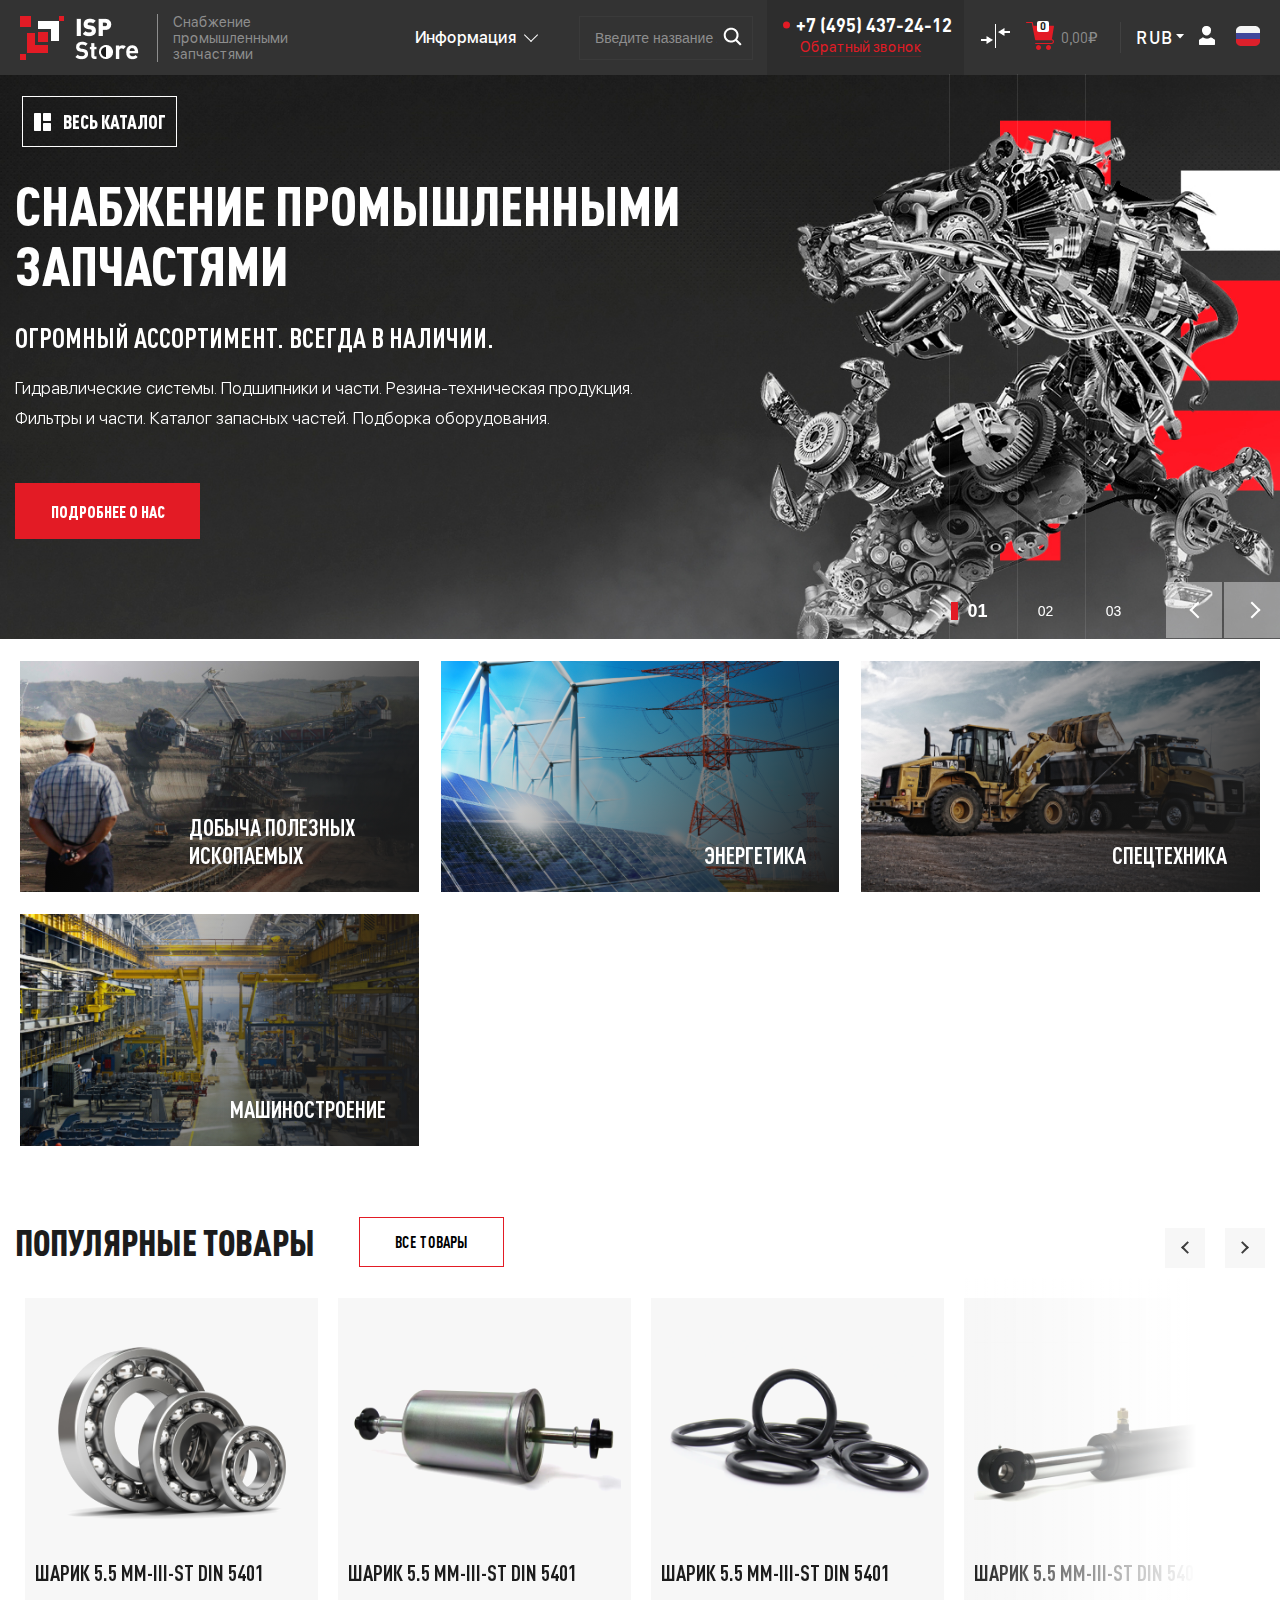
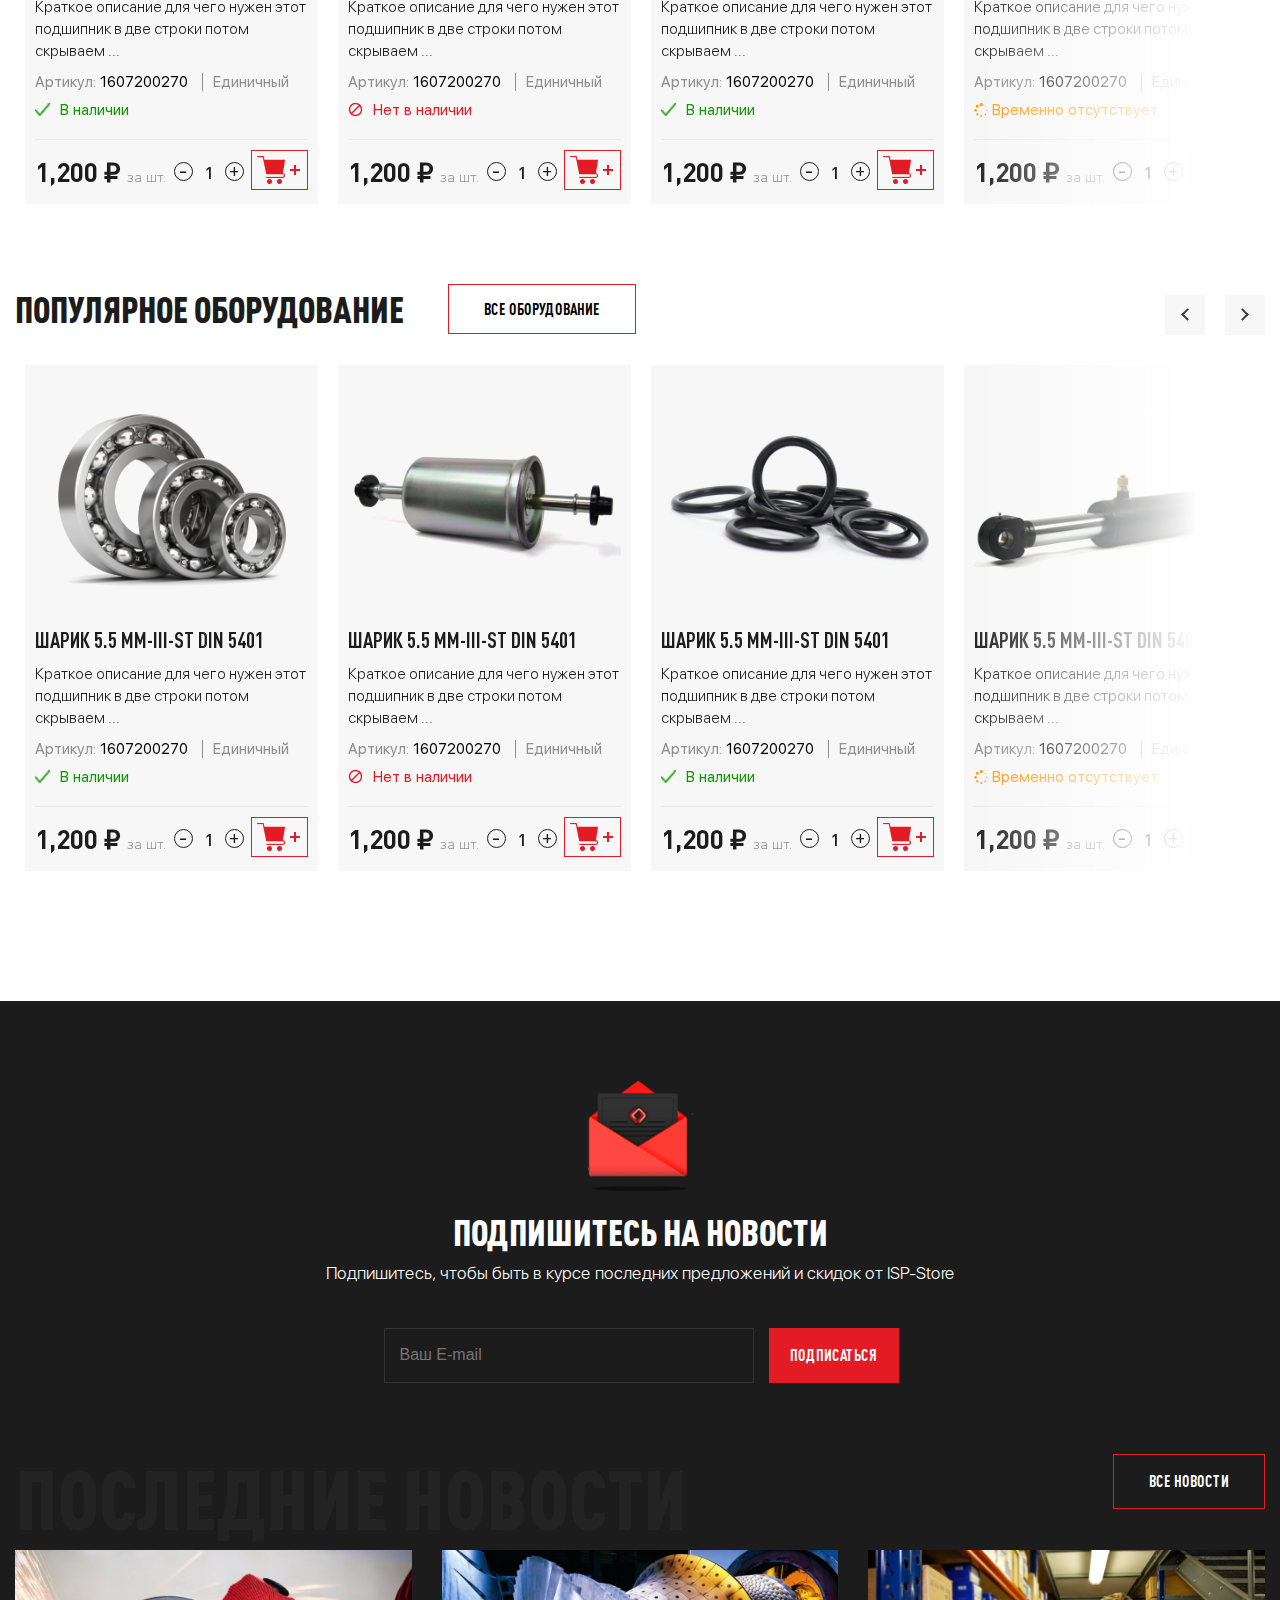
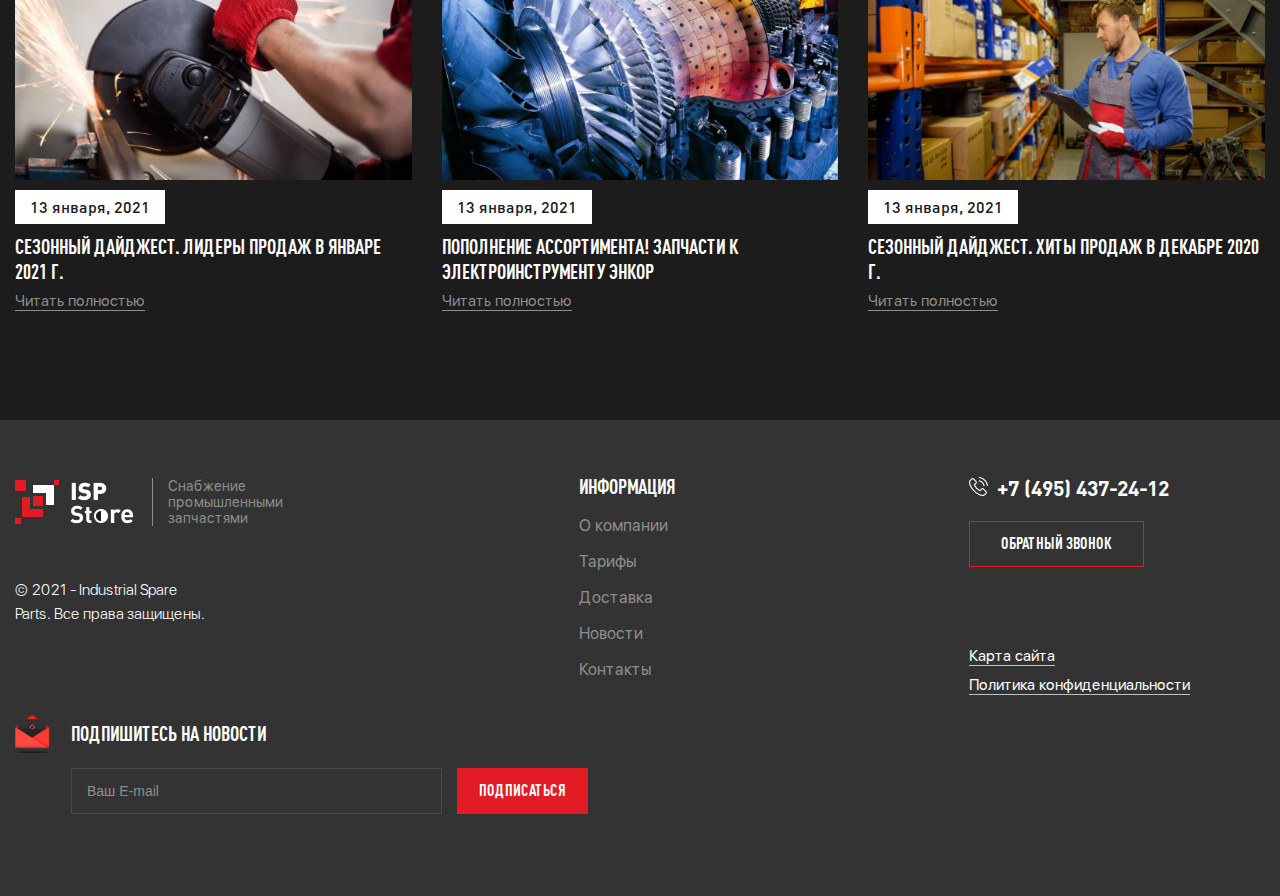
<file: index.html>
<!DOCTYPE html>
<html lang="en">

<head>
    <meta charset="UTF-8">
    <meta name="viewport"
          content="width=device-width, user-scalable=no, initial-scale=1.0, maximum-scale=1.0, minimum-scale=1.0">
    <meta http-equiv="X-UA-Compatible" content="ie=edge">
    <title></title>
    <link rel="stylesheet" href="style.css">
</head>

<body>

<header>
    <div class="header-main">
            <div class="header-logo">
                <a href="index.html">
                    <img src="assets/img/logo-min.png" alt="">
                </a>
                <p>
                    Снабжение
                    промышленными
                    запчастями
                </p>
            </div>
            <div class="whole-catalog">
                <div class="whole-catalog-name">
                    <div class="whole-catalog-svg">
                        <svg xmlns="http://www.w3.org/2000/svg" width="17" height="18" viewBox="0 0 17 18" fill="none">
                            <path d="M6.41667 0H0.583333C0.261157 0 0 0.447698 0 1V11C0 11.5523 0.261157 12 0.583333 12H6.41667C6.73884 12 7 11.5523 7 11V1C7 0.447698 6.73884 0 6.41667 0Z" fill="white"/>
                            <path d="M16.3333 0H9.66667C9.29846 0 9 0.298466 9 0.666667V7.33333C9 7.70153 9.29846 8 9.66667 8H16.3333C16.7015 8 17 7.70153 17 7.33333V0.666667C17 0.298466 16.7015 0 16.3333 0Z" fill="white"/>
                            <path d="M6.41667 10H0.583333C0.261157 10 0 10.2985 0 10.6667V17.3333C0 17.7015 0.261157 18 0.583333 18H6.41667C6.73884 18 7 17.7015 7 17.3333V10.6667C7 10.2985 6.73884 10 6.41667 10Z" fill="white"/>
                            <path d="M16.3333 10H9.66667C9.29846 10 9 10.2985 9 10.6667V17.3333C9 17.7015 9.29846 18 9.66667 18H16.3333C16.7015 18 17 17.7015 17 17.3333V10.6667C17 10.2985 16.7015 10 16.3333 10Z" fill="white"/>
                        </svg>
                    </div>
                    <strong>весь Каталог</strong>
                </div>
                <div class="whole-catalog-drop ">
                    <ul>
                        <li>
                            <a href="#">
                                <div class="whole-catalog-icon">
                                    <svg xmlns="http://www.w3.org/2000/svg" width="19" height="19" viewBox="0 0 19 19" fill="none">
                                        <path d="M7.63378 8.9424C7.67226 8.81388 7.72334 8.6908 7.78616 8.57489L5.57388 6.36261C4.99426 7.08647 4.61036 7.9733 4.50293 8.94243H7.63378V8.9424Z" fill="#E31B25"/>
                                        <path d="M11.366 10.0576C11.3275 10.1861 11.2764 10.3092 11.2136 10.4251L13.4259 12.6374C14.0056 11.9135 14.3895 11.0267 14.4969 10.0576H11.366V10.0576Z" fill="#E31B25"/>
                                        <path d="M17.8014 10.0576V8.94239H19C18.9528 8.1202 18.8017 7.31772 18.5525 6.55026L17.4322 6.9894L17.0252 5.95108L18.1455 5.51191C17.7566 4.66998 17.2422 3.88389 16.6118 3.17677L15.7642 4.02434L14.9757 3.23576L15.8232 2.38819C15.2085 1.8402 14.5342 1.37965 13.8153 1.01315L13.3337 2.11577L12.3117 1.66939L12.7933 0.566685C11.923 0.246391 11.0034 0.0542745 10.0576 0V1.19861H8.94239V0C8.1202 0.0472113 7.31772 0.198325 6.55022 0.447541L6.98936 1.56775L5.95105 1.97477L5.51187 0.854488C4.66998 1.24341 3.88386 1.75782 3.17673 2.38819L4.0243 3.23576L3.23572 4.02434L2.38819 3.17677C1.8402 3.79152 1.37965 4.46582 1.01315 5.18473L2.11577 5.66633L1.66939 6.68832L0.566685 6.20673C0.246391 7.07702 0.0542745 7.99663 0 8.94239H1.19861V10.0576H0C0.0472113 10.8798 0.198325 11.6823 0.447541 12.4497L1.56775 12.0106L1.97477 13.0489L0.854488 13.4881C1.24341 14.3299 1.75782 15.1161 2.38819 15.8232L3.23572 14.9757L4.0243 15.7642L3.17673 16.6118C3.79148 17.1598 4.46578 17.6203 5.1847 17.9869L5.66629 16.8842L6.68829 17.3306L6.20666 18.4333C7.07698 18.7536 7.9966 18.9457 8.94235 19V17.8014H10.0576V19C10.8798 18.9528 11.6822 18.8017 12.4497 18.5525L12.0106 17.4323L13.0489 17.0253L13.488 18.1455C14.3299 17.7566 15.116 17.2422 15.8232 16.6119L14.9756 15.7643L15.7642 14.9757L16.6117 15.8233C17.1597 15.2085 17.6203 14.5342 17.9868 13.8153L16.8842 13.3337L17.3305 12.3117L18.4332 12.7933C18.7535 11.923 18.9457 11.0034 18.9999 10.0577H17.8014V10.0576ZM9.5 15.6432C6.1126 15.6432 3.35676 12.8874 3.35676 9.5C3.35676 6.1126 6.1126 3.35676 9.5 3.35676C12.8874 3.35676 15.6433 6.1126 15.6433 9.5C15.6433 12.8874 12.8874 15.6432 9.5 15.6432Z" fill="#E31B25"/>
                                        <path d="M11.2136 8.57488C11.2764 8.69079 11.3275 8.81391 11.366 8.94239H14.4969C14.3894 7.97325 14.0055 7.08642 13.4259 6.36256L11.2136 8.57488Z" fill="#E31B25"/>
                                        <path d="M10.4251 11.2137C10.3092 11.2765 10.1861 11.3276 10.0576 11.3661V14.4969C11.0267 14.3895 11.9136 14.0056 12.6374 13.426L10.4251 11.2137Z" fill="#E31B25"/>
                                        <path d="M7.78616 10.4252C7.72334 10.3092 7.67226 10.1861 7.63378 10.0576H4.50293C4.61036 11.0268 4.99426 11.9136 5.57388 12.6375L7.78616 10.4252Z" fill="#E31B25"/>
                                        <path d="M8.94258 11.3661C8.81407 11.3276 8.69098 11.2765 8.57507 11.2137L6.36279 13.426C7.08665 14.0056 7.97348 14.3895 8.94262 14.4969V11.3661H8.94258Z" fill="#E31B25"/>
                                        <path d="M8.57487 7.7863C8.69078 7.72347 8.8139 7.6724 8.94237 7.63392V4.50307C7.97324 4.6105 7.08641 4.9944 6.36255 5.57402L8.57487 7.7863Z" fill="#E31B25"/>
                                        <path d="M10.0576 4.50307V7.63392C10.1861 7.6724 10.3092 7.72347 10.4251 7.7863L12.6374 5.57402C11.9136 4.99436 11.0267 4.6105 10.0576 4.50307Z" fill="#E31B25"/>
                                        <path d="M9.50007 10.3326C9.9599 10.3326 10.3327 9.95983 10.3327 9.5C10.3327 9.04017 9.9599 8.6674 9.50007 8.6674C9.04024 8.6674 8.66748 9.04017 8.66748 9.5C8.66748 9.95983 9.04024 10.3326 9.50007 10.3326Z" fill="#E31B25"/>
                                    </svg>
                                </div>
                                <span>каталог товаров</span>
                            </a>
                            <div class="submenu-head">
                                <div class="submenu-head-block">
                                    <div class="submenu-head-info">
                                        <a href="#">Гидравлические системы</a>
                                        <a href="#" class="fonts-ligth">Гидромоторы / Гидронасосы
                                            Гидроцилиндры</a>
                                    </div>
                                    <div class="submenu-head-info">
                                        <a href="#">Подшипники и части</a>
                                        <a href="#" class="fonts-ligth">Шариковые подшипники</a>
                                        <ul>
                                            <li><a href="#">Шариковые упорные подшипники</a></li>
                                            <li><a href="#">Шариковые радиально-упорные подшипники</a></li>
                                            <li><a href="#">Шариковые радиальные однорядные подшипники</a></li>
                                            <li><a href="#">Шариковые сферические подшипники</a></li>
                                        </ul>
                                        <a href="#" class="fonts-ligth">Роликовые подшипники</a>
                                        <ul>
                                            <li><a href="#">Роликовые игольчатые подшипники</a></li>
                                            <li><a href="#"> Роликовые конические подшипники</a></li>
                                            <li><a href="#">Роликовые сферические подшипники</a></li>
                                            <li><a href="#">Роликовые цилиндрические подшипники</a></li>
                                        </ul>
                                        <a href="#" class="fonts-ligth">Корпусные подшипники</a>
                                        <a href="#" class="fonts-ligth">Шарнирные подшипники</a>
                                        <a href="#" class="fonts-ligth">Ролики опорные</a>
                                    </div>
                                </div>
                                <div class="submenu-head-block">
                                    <div class="submenu-head-info">
                                        <a href="#">Резина-техническая продукция</a>
                                        <a href="#" class="fonts-ligth">Гидравлические уплотнения</a>
                                        <ul>
                                            <li><a href="#">GUA-RING-02</a></li>
                                            <li><a href="#">PARKER серии AT</a></li>
                                        </ul>
                                        <a href="#" class="fonts-ligth">Уплотнительные кольца круглого сечения</a>
                                        <a href="#" class="fonts-ligth">Манжеты, сальники армированные</a>
                                    </div>
                                    <div class="submenu-head-info">
                                        <a href="#">Фильтры и части</a>
                                        <a href="#" class="fonts-ligth">Шариковые подшипники</a>
                                        <ul class="href-filter-sub">
                                            <li><a href="#">Воздушно-масляные сепараторы</a></li>
                                            <li><a href="#">Картриджи для гидравлических фильтров</a></li>
                                            <li><a href="#">Масляные фильтры для гидравлических систем</a></li>
                                            <li><a href="#">Воздушные фильтры</a></li>
                                            <li><a href="#">Топливные фильтры</a></li>
                                        </ul>
                                    </div>
                                </div>
                            </div>
                        </li>
                        <li>
                            <a href="#">
                                <div class="whole-catalog-icon">
                                    <svg xmlns="http://www.w3.org/2000/svg" width="23" height="16" viewBox="0 0 23 16" fill="none">
                                        <path d="M3 1H0V2H3V1Z" fill="#C1C1C1"/>
                                        <path d="M0 13V15H2V13C1.7045 13.151 1.366 13.2441 1 13.2441C0.634 13.2441 0.2955 13.1514 0 13Z" fill="#C1C1C1"/>
                                        <path d="M1 12C1.55228 12 2 11.7761 2 11.5C2 11.2239 1.55228 11 1 11C0.447715 11 0 11.2239 0 11.5C0 11.7761 0.447715 12 1 12Z" fill="#C1C1C1"/>
                                        <path d="M4 0H3.5C3.224 0 3 0.1792 3 0.4V4H4V0Z" fill="#C1C1C1"/>
                                        <path d="M13.4615 0.8H15V0.4C15 0.1792 14.8277 0 14.6154 0H5V4H13.4615V0.8Z" fill="#C1C1C1"/>
                                        <path d="M23 10H22V12H23V10Z" fill="#C1C1C1"/>
                                        <path d="M21 9H20V13H21V9Z" fill="#C1C1C1"/>
                                        <path d="M17 7V14H18.3335L20 12.9062V8.09375L18.3335 7H17Z" fill="#C1C1C1"/>
                                        <path d="M0 10C0.2955 9.84899 0.634 9.75593 1 9.75593C1.366 9.75593 1.7045 9.84899 2 10V8H0V10Z" fill="#C1C1C1"/>
                                        <path d="M14.625 5H13.5V15.1538H12.75V5H3.375C3.168 5 3 5.18954 3 5.42308V15.5769C3 15.8105 3.168 16 3.375 16H4.5V6.26923H5.25V16H14.625C14.832 16 15 15.8105 15 15.5769V5.42308C15 5.18996 14.832 5 14.625 5Z" fill="#C1C1C1"/>
                                        <path d="M15.6667 2H14V4.4375H14.3333C14.8847 4.4375 15.3333 4.98431 15.3333 5.65625V15H15.6667C15.8507 15 16 14.818 16 14.5938V2.40625C16 2.18241 15.8507 2 15.6667 2Z" fill="#C1C1C1"/>
                                    </svg>
                                </div>
                                <span>каталог запасных частей</span>
                            </a>
                            <div class="submenu-head">
                                <div class="submenu-head-block">
                                    <div class="submenu-head-info">
                                        <a href="#">Гидравлические системы</a>
                                        <a href="#" class="fonts-ligth">Гидромоторы / Гидронасосы
                                            Гидроцилиндры</a>
                                    </div>
                                    <div class="submenu-head-info">
                                        <a href="#">Подшипники и части</a>
                                        <a href="#" class="fonts-ligth">Шариковые подшипники</a>
                                        <ul>
                                            <li><a href="#">Шариковые упорные подшипники</a></li>
                                            <li><a href="#">Шариковые радиально-упорные подшипники</a></li>
                                            <li><a href="#">Шариковые радиальные однорядные подшипники</a></li>
                                            <li><a href="#">Шариковые сферические подшипники</a></li>
                                        </ul>
                                        <a href="#" class="fonts-ligth">Роликовые подшипники</a>
                                        <ul>
                                            <li><a href="#">Роликовые игольчатые подшипники</a></li>
                                            <li><a href="#"> Роликовые конические подшипники</a></li>
                                            <li><a href="#">Роликовые сферические подшипники</a></li>
                                            <li><a href="#">Роликовые цилиндрические подшипники</a></li>
                                        </ul>
                                        <a href="#" class="fonts-ligth">Корпусные подшипники</a>
                                        <a href="#" class="fonts-ligth">Шарнирные подшипники</a>
                                        <a href="#" class="fonts-ligth">Ролики опорные</a>
                                    </div>
                                </div>
                                <div class="submenu-head-block">
                                    <div class="submenu-head-info">
                                        <a href="#">Резина-техническая продукция</a>
                                        <a href="#" class="fonts-ligth">Гидравлические уплотнения</a>
                                        <ul>
                                            <li><a href="#">GUA-RING-02</a></li>
                                            <li><a href="#">PARKER серии AT</a></li>
                                        </ul>
                                        <a href="#" class="fonts-ligth">Уплотнительные кольца круглого сечения</a>
                                        <a href="#" class="fonts-ligth">Манжеты, сальники армированные</a>
                                    </div>
                                    <div class="submenu-head-info">
                                        <a href="#">Фильтры и части</a>
                                        <a href="#" class="fonts-ligth">Шариковые подшипники</a>
                                        <ul class="href-filter-sub">
                                            <li><a href="#">Воздушно-масляные сепараторы</a></li>
                                            <li><a href="#">Картриджи для гидравлических фильтров</a></li>
                                            <li><a href="#">Масляные фильтры для гидравлических систем</a></li>
                                            <li><a href="#">Воздушные фильтры</a></li>
                                            <li><a href="#">Топливные фильтры</a></li>
                                        </ul>
                                    </div>
                                </div>
                            </div>
                        </li>
                        <li>
                            <a href="#">
                                <div class="whole-catalog-icon">
                                    <svg xmlns="http://www.w3.org/2000/svg" width="20" height="21" viewBox="0 0 20 21" fill="none">
                                        <path d="M15.0929 0H3.90717C1.75275 0 0 2.01869 0 4.5C0 6.99332 1.77097 9 3.88387 9H5.63877V5.47421C5.63877 3.89523 6.75409 2.61064 8.12502 2.61064H8.13044C9.49848 2.61402 10.45 3.89861 10.45 5.47421V9H15.0929C17.2473 9 19 6.98131 19 4.5C19 2.01869 17.2473 0 15.0929 0ZM16.1985 3.87249L13.9719 6.43689C13.7546 6.68726 13.4021 6.6873 13.1847 6.43689L12.0715 5.15469C11.8541 4.90432 11.8541 4.49842 12.0715 4.24805C12.2888 3.99768 12.6413 3.99768 12.8587 4.24805L13.5784 5.0769L15.4113 2.96585C15.6287 2.71548 15.9812 2.71548 16.1985 2.96585C16.4159 3.21622 16.4159 3.62217 16.1985 3.87249Z" fill="#C1C1C1"/>
                                        <path d="M14.8153 21C15.0933 20.1288 16 17.0937 16 15.9754V12.0916C16 11.5682 15.567 11.1424 15.0348 11.1424C14.5028 11.1424 14.0698 11.5682 14.0698 12.0916V13.7476C14.0698 13.8449 13.9884 13.924 13.8882 13.924C13.788 13.924 13.7066 13.8449 13.7066 13.7476V11.1596C13.7066 10.6364 13.2735 10.2107 12.7412 10.2107C12.2091 10.2107 11.7762 10.6364 11.7762 11.1596V13.0047C11.7762 13.102 11.6947 13.1811 11.5945 13.1811C11.4944 13.1811 11.4129 13.102 11.4129 13.0047V10.4169C11.4129 9.89379 10.98 9.46823 10.4478 9.46823C9.91571 9.46823 9.48278 9.89379 9.48278 10.4169V12.2625C9.48278 12.3596 9.40122 12.4388 9.30109 12.4388C9.20085 12.4388 9.11945 12.3596 9.11945 12.2625V6.94889C9.1195 6.42561 8.68641 6 8.15418 6C7.622 6 7.18897 6.42561 7.18897 6.94889V15.1768C7.18897 15.2499 7.14169 15.3163 7.0711 15.342C7.00114 15.3674 6.91932 15.3472 6.87058 15.2928L4.6099 12.7819L4.58337 12.7552C4.4022 12.5887 4.16449 12.4964 3.91429 12.4951H3.90784C3.6476 12.498 3.40697 12.5941 3.23033 12.7661C3.0077 12.9824 2.83323 13.3958 3.26773 14.1376C3.9275 15.2627 4.6486 16.3298 5.28746 17.2751C5.76242 17.9781 6.21112 18.642 6.54563 19.202C6.75947 19.5604 7.20556 20.5014 7.45222 20.9999H14.8153V21Z" fill="#C1C1C1"/>
                                    </svg>
                                </div>
                                <span>подборка оборудования</span>
                            </a>
                            <div class="submenu-head">
                                <div class="submenu-head-block">
                                    <div class="submenu-head-info">
                                        <a href="#">Гидравлические системы</a>
                                        <a href="#" class="fonts-ligth">Гидромоторы / Гидронасосы
                                            Гидроцилиндры</a>
                                    </div>
                                    <div class="submenu-head-info">
                                        <a href="#">Подшипники и части</a>
                                        <a href="#" class="fonts-ligth">Шариковые подшипники</a>
                                        <ul>
                                            <li><a href="#">Шариковые упорные подшипники</a></li>
                                            <li><a href="#">Шариковые радиально-упорные подшипники</a></li>
                                            <li><a href="#">Шариковые радиальные однорядные подшипники</a></li>
                                            <li><a href="#">Шариковые сферические подшипники</a></li>
                                        </ul>
                                        <a href="#" class="fonts-ligth">Роликовые подшипники</a>
                                        <ul>
                                            <li><a href="#">Роликовые игольчатые подшипники</a></li>
                                            <li><a href="#"> Роликовые конические подшипники</a></li>
                                            <li><a href="#">Роликовые сферические подшипники</a></li>
                                            <li><a href="#">Роликовые цилиндрические подшипники</a></li>
                                        </ul>
                                        <a href="#" class="fonts-ligth">Корпусные подшипники</a>
                                        <a href="#" class="fonts-ligth">Шарнирные подшипники</a>
                                        <a href="#" class="fonts-ligth">Ролики опорные</a>
                                    </div>
                                </div>
                                <div class="submenu-head-block">
                                    <div class="submenu-head-info">
                                        <a href="#">Резина-техническая продукция</a>
                                        <a href="#" class="fonts-ligth">Гидравлические уплотнения</a>
                                        <ul>
                                            <li><a href="#">GUA-RING-02</a></li>
                                            <li><a href="#">PARKER серии AT</a></li>
                                        </ul>
                                        <a href="#" class="fonts-ligth">Уплотнительные кольца круглого сечения</a>
                                        <a href="#" class="fonts-ligth">Манжеты, сальники армированные</a>
                                    </div>
                                    <div class="submenu-head-info">
                                        <a href="#">Фильтры и части</a>
                                        <a href="#" class="fonts-ligth">Шариковые подшипники</a>
                                        <ul class="href-filter-sub">
                                            <li><a href="#">Воздушно-масляные сепараторы</a></li>
                                            <li><a href="#">Картриджи для гидравлических фильтров</a></li>
                                            <li><a href="#">Масляные фильтры для гидравлических систем</a></li>
                                            <li><a href="#">Воздушные фильтры</a></li>
                                            <li><a href="#">Топливные фильтры</a></li>
                                        </ul>
                                    </div>
                                </div>
                            </div>
                        </li>
                        <li>
                            <a href="#">
                                <div class="whole-catalog-icon">
                                    <svg xmlns="http://www.w3.org/2000/svg" width="17" height="17" viewBox="0 0 17 17" fill="none">
                                        <g clip-path="url(#clip0)">
                                            <path d="M9.05537 5.67834L0.484061 14.2497C-0.136405 14.8702 -0.163731 15.881 0.446275 16.5118C1.06946 17.1561 2.0971 17.1627 2.72849 16.5313L11.354 7.90574C10.672 7.13808 9.58343 6.1482 9.05537 5.67834Z" fill="#C1C1C1"/>
                                            <path d="M14.5744 5.31747C14.4186 5.11052 14.4394 4.82039 14.6226 4.63721L15.0182 4.24156C15.6387 3.62106 15.6661 2.61019 15.056 1.97944C14.4328 1.33513 13.4052 1.32859 12.7739 1.95998L12.3596 2.37425C12.1765 2.5573 11.8864 2.57825 11.6795 2.42256C8.55247 0.0689646 5.0013 -0.606319 3.18738 0.557714C3.09448 0.617313 3.03023 0.715561 3.02339 0.825696C3.01283 0.99533 3.12526 1.14066 3.28261 1.17861C5.3226 1.67025 7.72753 2.88273 9.87408 4.85967C10.4626 5.40168 11.5916 6.53732 12.1371 7.12266C14.1238 9.25456 15.3229 11.6675 15.816 13.7055C15.8415 13.8108 15.9114 13.902 16.0108 13.9451C16.168 14.0134 16.3442 13.9557 16.4327 13.819C17.6047 12.0089 16.9333 8.45131 14.5744 5.31747Z" fill="#C1C1C1"/>
                                        </g>
                                        <defs>
                                            <clipPath id="clip0">
                                                <rect width="17" height="17" fill="white"/>
                                            </clipPath>
                                        </defs>
                                    </svg>
                                </div>
                                <span>добыча полезных ископаемых</span>
                            </a>
                        </li>
                        <li>
                            <a href="#">
                                <div class="whole-catalog-icon">
                                    <svg xmlns="http://www.w3.org/2000/svg" width="20" height="20" viewBox="0 0 20 20" fill="none">
                                        <path d="M15.1975 0.296992C15.0934 0.113281 14.8988 0 14.6877 0H7.6564C7.38746 0 7.15343 0.183125 7.0882 0.444023L4.74445 9.85809C4.70039 10.0332 4.73988 10.2186 4.85089 10.3605C4.96191 10.5029 5.13242 10.5859 5.31265 10.5859H7.98257L4.76394 19.208C4.66093 19.4827 4.77711 19.7911 5.03515 19.9302C5.29437 20.0691 5.61507 19.9947 5.78644 19.7585L15.1614 6.82879C15.2913 6.65082 15.3096 6.41508 15.2101 6.21824C15.11 6.02199 14.908 5.8984 14.6877 5.8984H12.2071L15.19 0.887461C15.2988 0.706094 15.3016 0.480664 15.1975 0.296992Z" fill="#C1C1C1"/>
                                    </svg>
                                </div>
                                <span>энергетика</span>
                            </a>
                        </li>
                        <li>
                            <a href="#">
                                <div class="whole-catalog-icon">
                                    <svg xmlns="http://www.w3.org/2000/svg" width="21" height="21" viewBox="0 0 21 21" fill="none">
                                        <path d="M17.5764 15.9781C17.9545 15.9781 18.2611 15.6715 18.2611 15.2934C18.2611 14.9152 17.9545 14.6086 17.5764 14.6086C17.1982 14.6086 16.8916 14.9152 16.8916 15.2934C16.8916 15.6715 17.1982 15.9781 17.5764 15.9781Z" fill="#C1C1C1"/>
                                        <path d="M8.90277 15.9781C9.28095 15.9781 9.58753 15.6715 9.58753 15.2934C9.58753 14.9152 9.28095 14.6086 8.90277 14.6086C8.52459 14.6086 8.21802 14.9152 8.21802 15.2934C8.21802 15.6715 8.52459 15.9781 8.90277 15.9781Z" fill="#C1C1C1"/>
                                        <path d="M17.5762 11.8695H8.90259C8.13137 11.8695 7.42131 12.1289 6.84832 12.5607V8.44572C6.84832 8.13519 6.63922 7.8635 6.33923 7.78393C6.04006 7.70461 5.72359 7.83651 5.56888 8.10603L0.0908306 17.6926C-0.169249 18.149 0.160188 18.7171 0.685516 18.7171H3.42454C4.54517 18.7171 5.53861 18.1736 6.16356 17.3389C6.78852 18.1736 7.78196 18.7171 8.90259 18.7171H17.5762C19.4641 18.7171 20.9999 17.1812 20.9999 15.2933C21 13.4053 19.4641 11.8695 17.5762 11.8695ZM8.90259 17.3475C7.76982 17.3475 6.84832 16.426 6.84832 15.2933C6.84832 14.1605 7.76982 13.239 8.90259 13.239C10.0354 13.239 10.9569 14.1605 10.9569 15.2933C10.9569 16.426 10.0354 17.3475 8.90259 17.3475ZM17.5762 17.3475C16.4434 17.3475 15.5219 16.426 15.5219 15.2933C15.5219 14.1605 16.4434 13.239 17.5762 13.239C18.7089 13.239 19.6304 14.1605 19.6304 15.2933C19.6304 16.426 18.7089 17.3475 17.5762 17.3475Z" fill="#C1C1C1"/>
                                        <path d="M17.5761 2.2829H13.4676C13.1533 2.2829 12.8795 2.49667 12.8033 2.80158L11.5635 7.76099H10.9568V7.07623C10.9568 6.69798 10.6501 6.39147 10.272 6.39147C9.894 6.39147 9.58729 6.69798 9.58729 7.07623V8.13156C8.76997 8.60607 8.21777 9.48881 8.21777 10.5V10.5547C8.44205 10.5224 8.66944 10.5 8.90253 10.5H17.5761C18.3119 10.5 19.0067 10.6715 19.6304 10.9691V4.33717C19.6304 3.2044 18.7089 2.2829 17.5761 2.2829ZM16.8913 7.07623C16.8913 7.45439 16.5848 7.76099 16.2066 7.76099H12.975L14.0021 3.65245H16.2066C16.5848 3.65245 16.8913 3.95904 16.8913 4.33721V7.07623Z" fill="#C1C1C1"/>
                                    </svg>
                                </div>
                                <span>спецтехника</span>
                            </a>
                        </li>
                        <li>
                            <a href="#">
                                <div class="whole-catalog-icon">
                                    <svg xmlns="http://www.w3.org/2000/svg" width="22" height="22" viewBox="0 0 22 22" fill="none">
                                        <path d="M13 14.5C13 17.5376 10.5376 20 7.5 20C4.46243 20 2 17.5376 2 14.5C2 11.4624 4.46243 9 7.5 9C10.5376 9 13 11.4624 13 14.5Z" fill="#C1C1C1"/>
                                        <path d="M12.874 4.00256C12.8499 4.1932 12.8333 4.38614 12.8333 4.58333C12.8333 4.78053 12.8499 4.97349 12.874 5.16411L13.891 5.58127C13.9696 5.85939 14.0786 6.12434 14.217 6.37138L13.7938 7.38372C14.0322 7.69163 14.3082 7.96763 14.6161 8.20603L15.6285 7.78294C15.8755 7.9213 16.1405 8.03026 16.4186 8.1089L16.8358 9.12588C17.0265 9.15005 17.2194 9.16667 17.4166 9.16667C17.6138 9.16667 17.8067 9.15005 17.9974 9.12588L18.4145 8.1089C18.6927 8.03032 18.9576 7.92136 19.2047 7.78297L20.217 8.20608C20.5249 7.96768 20.8009 7.69169 21.0393 7.38377L20.6162 6.37141C20.7546 6.12436 20.8635 5.85942 20.9421 5.58129L21.9591 5.16411C21.9833 4.97347 21.9999 4.78053 21.9999 4.58333C21.9999 4.38614 21.9833 4.1932 21.9591 4.00256L20.9421 3.58537C20.8636 3.30725 20.7546 3.0423 20.6162 2.79526L21.0393 1.78292C20.801 1.47501 20.5249 1.19901 20.217 0.960639L19.2047 1.38373C18.9576 1.24534 18.6927 1.13638 18.4145 1.05777L17.9974 0.0407871C17.8067 0.0166146 17.6138 0 17.4166 0C17.2194 0 17.0265 0.0166146 16.8358 0.0407871L16.4186 1.05777C16.1405 1.13635 15.8756 1.24534 15.6285 1.3837L14.6162 0.960584C14.3083 1.19895 14.0323 1.47495 13.7939 1.78287L14.217 2.79526C14.0786 3.0423 13.9696 3.30725 13.891 3.58537L12.874 4.00256ZM17.4166 2.75C18.4291 2.75 19.2499 3.5708 19.2499 4.58333C19.2499 5.59584 18.4291 6.41667 17.4166 6.41667C16.404 6.41667 15.5833 5.59584 15.5833 4.58333C15.5833 3.5708 16.404 2.75 17.4166 2.75Z" fill="#C1C1C1"/>
                                        <path d="M6.60399 7.37016L6.32133 8.58121C5.92078 8.6474 5.53407 8.7516 5.16346 8.89094L4.31725 7.98749C3.87065 8.18952 3.44916 8.43501 3.05566 8.7185L3.41347 9.89522C3.1028 10.1507 2.81754 10.4359 2.56201 10.7466L1.38532 10.3888C1.10176 10.7823 0.856263 11.2038 0.654211 11.6504L1.55764 12.4967C1.41827 12.8673 1.31406 13.2541 1.24786 13.6546L0.0368172 13.9373C0.0131228 14.1773 0 14.4204 0 14.6667C0 14.9129 0.0131228 15.156 0.0368211 15.396L1.24786 15.6787C1.31406 16.0792 1.41826 16.4659 1.5576 16.8366L0.654145 17.6828C0.856174 18.1294 1.10166 18.5508 1.38515 18.9444L2.56187 18.5866C2.81742 18.8972 3.10261 19.1824 3.41328 19.438L3.05547 20.6147C3.44897 20.8983 3.87049 21.1437 4.31709 21.3458L5.16335 20.4424C5.53398 20.5817 5.92072 20.6859 6.32129 20.7521L6.60398 21.9632C6.84398 21.9869 7.08709 22 7.33333 22C7.57956 22 7.82269 21.9869 8.06267 21.9632L8.34534 20.7521C8.74588 20.6859 9.1326 20.5818 9.50321 20.4424L10.3494 21.3459C10.796 21.1438 11.2175 20.8983 11.611 20.6148L11.2532 19.4381C11.5639 19.1826 11.8491 18.8974 12.1047 18.5867L13.2814 18.9445C13.5649 18.551 13.8104 18.1295 14.0125 17.6829L13.1091 16.8366C13.2484 16.466 13.3526 16.0793 13.4188 15.6787L14.6299 15.396C14.6535 15.156 14.6667 14.9129 14.6667 14.6667C14.6667 14.4205 14.6535 14.1773 14.6298 13.9373L13.4188 13.6547C13.3526 13.2541 13.2484 12.8674 13.1091 12.4968L14.0125 11.6506C13.8105 11.204 13.565 10.7825 13.2815 10.389L12.1048 10.7468C11.8492 10.4361 11.5641 10.1509 11.2534 9.89536L11.6112 8.71864C11.2177 8.4351 10.7962 8.18958 10.3496 7.98755L9.50332 8.89098C9.13269 8.75162 8.74595 8.6474 8.34538 8.5812L8.06269 7.37016C7.82269 7.34647 7.57958 7.33334 7.33333 7.33334C7.08711 7.33334 6.84398 7.34647 6.60399 7.37016ZM11.5789 14.6667C11.5789 17.0115 9.67812 18.9123 7.33333 18.9123C4.98855 18.9123 3.08772 17.0115 3.08772 14.6667C3.08772 12.3219 4.98855 10.4211 7.33333 10.4211C9.67812 10.4211 11.5789 12.3219 11.5789 14.6667Z" fill="#C1C1C1"/>
                                        <path d="M12.4587 2.50378L13.3169 1.93132L13.6984 2.50325L12.8403 3.07571L12.4587 2.50378Z" fill="#C1C1C1"/>
                                        <path d="M11.0298 3.45938L11.8877 2.88711L12.2692 3.45904L11.4113 4.03131L11.0298 3.45938Z" fill="#C1C1C1"/>
                                        <path d="M9.60034 4.41321L10.4582 3.84094L10.8398 4.41286L9.98186 4.98514L9.60034 4.41321Z" fill="#C1C1C1"/>
                                        <path d="M6.74072 6.32077L7.59862 5.7485L7.98013 6.32043L7.12224 6.8927L6.74072 6.32077Z" fill="#C1C1C1"/>
                                        <path d="M5.31128 7.27466L6.16917 6.70238L6.55069 7.27431L5.69279 7.84659L5.31128 7.27466Z" fill="#C1C1C1"/>
                                        <path d="M8.17041 5.36694L9.0283 4.79467L9.40982 5.3666L8.55193 5.93887L8.17041 5.36694Z" fill="#C1C1C1"/>
                                        <path d="M15.9116 13.7304L16.4428 12.8465L17.0321 13.2006L16.5009 14.0846L15.9116 13.7304Z" fill="#C1C1C1"/>
                                        <path d="M16.7971 12.2565L17.3283 11.3725L17.9176 11.7267L17.3864 12.6106L16.7971 12.2565Z" fill="#C1C1C1"/>
                                        <path d="M14.1416 16.6783L14.6728 15.7943L15.2621 16.1484L14.7309 17.0324L14.1416 16.6783Z" fill="#C1C1C1"/>
                                        <path d="M15.0264 15.2044L15.5577 14.3202L16.147 14.6743L15.6157 15.5586L15.0264 15.2044Z" fill="#C1C1C1"/>
                                        <path d="M18.5671 9.30853L19.0983 8.42461L19.6876 8.77873L19.1564 9.66265L18.5671 9.30853Z" fill="#C1C1C1"/>
                                        <path d="M17.6819 10.7827L18.2131 9.89873L18.8023 10.2528L18.2712 11.1368L17.6819 10.7827Z" fill="#C1C1C1"/>
                                    </svg>
                                </div>
                                <span>машиностроение</span>
                            </a>
                        </li>
                        
                    </ul>
                </div>
            </div>
            <div class="header-menu">
                <div class="open-menu">
                    <span></span>
                    <span></span>
                    <span></span>
                    <span></span>
                </div>
                <div class="for-mobile-bg"></div>
                <div class="menu-cnt mobile-bg-1">
                    <div class="sidenav">
                        <div class="clic-res-min">
                            <div class="clic-res d_none">
                                <p>Информация</p>
                            </div>
                            <ul class="open-res">
                                <li><a href="#">О нас</a></li>
                                <li><a href="#">Тарифы</a></li>
                                <li><a href="#">Доставка</a></li>
                                <li><a href="./news.html">Новости</a></li>
                                <li><a href="#">Контакты</a></li>
                            </ul>
                        </div>

                        <div class="header-block-flex">
                            <div class="header-form">
                                <form>
                                    <div class="header-form-info">
                                        <label>
                                            <input type="text" placeholder="Введите название / парт номер / модель ..." class="click-ops-sub-men">
                                            <button><img src="assets/img/search-icon.png" alt=""></button>
                                        </label>
                                    </div>
                                </form>
                                <div class="header-form-info-open d_none">
                                    <div class="header-form-info-scrall">
                                        <div class="header-form-info-yntrac">
                                            <strong><span>Гидро</span>моторы / Гидронасосы</strong>
                                            <p>Категория</p>
                                        </div>
                                        <div class="header-form-info-yntrac">
                                            <strong><span>Гидро</span>цилиндры</strong>
                                            <p>Категория</p>
                                        </div>
                                        <div class="header-form-info-yntrac">
                                            <strong><span>Гидро</span>цилиндр ЦБХ 211А New version</strong>
                                            <p>Единичный товар</p>
                                        </div>
                                        <div class="header-form-info-yntrac">
                                            <strong><span>Гидро</span>цилиндр ЦБХ 211А New</strong>
                                            <p>Сборный товар</p>
                                        </div>
                                        <div class="header-form-info-yntrac">
                                            <strong><span>Гидро</span>цилиндр ЦБХ 211А New</strong>
                                            <p>Сборный товар</p>
                                        </div>
                                        <div class="header-form-info-yntrac">
                                            <strong><span>Гидро</span>цилиндр ЦБХ 211А New version</strong>
                                            <p>Единичный товар</p>
                                        </div>
                                        <div class="header-form-info-yntrac">
                                            <strong><span>Гидро</span>цилиндр ЦБХ 211А New</strong>
                                            <p>Сборный товар</p>
                                        </div>
                                        <div class="header-form-info-yntrac">
                                            <strong><span>Гидро</span>цилиндр ЦБХ 211А New</strong>
                                            <p>Сборный товар</p>
                                        </div>
                                    </div>
                                </div>
                            </div>
                            <div class="header-phone">
                                <a href="tel: +7 (495) 437-24-12" class="header-phone-number">+7 (495) 437-24-12</a>
                                <a href="#" class="back-call-lin">Обратный звонок</a>
                            </div>
                        </div>
                        <div class="header-from-danni">
                            <div class="cravnenia-tavar-marg">
                                <a href="#" class="cravnenia-tavar">
                                    <img src="assets/img/srevs4.png" alt="">
                                </a>
                            </div>
                            <div class="block-revise">
                                <a href="#">
                                    <span>0</span>
                                    <img src="assets/img/noun_cart_3721.svg" alt="">
                                </a>
                                <p>0,00₽</p>
                            </div>
                            <div class="header-leng">
                                <strong>RUB</strong>
                                <div class="header-leng-droup d_none">
                                    <ul>
                                        <li><a href="#">USD</a></li>
                                    </ul>
                                </div>
                            </div>
                            <div class="href-user">
                                <a href="#">
                                    <img src="assets/img/user-icon.png" alt="">
                                </a>
                            </div>
                            <div class="header-flag">
                                <a href="javascript:;" class="header-flag-main">
                                    <img src="assets/img/flag.png" alt="">
                                </a>
                                <div class="header-flag-droup d_none">
                                    <ul>
                                        <li><img src="assets/img/flag-brit.png" alt=""></li>
                                    </ul>
                                </div>
                            </div>
                        </div>
                    </div>
                </div>
            </div>


        </div>
</header>

<section>
    <div class="supply-industrial">
        <div class="supply-industrial-slider">
            <div class="supply-industrial-slider-box">
                <div class="supply-industrial-main" style="background-image: url('assets/img/screendragon2.png')">
                    <div class="container">
                        <div class="supply-industrial-info">
                            <h1>Снабжение промышленными запчастями</h1>
                            <strong>Огромный ассортимент. Всегда в наличии.</strong>
                            <p>
                                Гидравлические системы. Подшипники и части. Резина-техническая продукция.
                                Фильтры и части. Каталог запасных частей. Подборка оборудования.
                            </p>
                            <a href="#" class="hov-btn btn">
                                подробнее о нас
                            </a>
                        </div>
                    </div>
                </div>
            </div>
            <div class="supply-industrial-slider-box">
                <div class="supply-industrial-main" style="background-image: url('assets/img/screendragon2.png')">
                    <div class="container">
                        <div class="supply-industrial-info">
                            <h1>Снабжение промышленными запчастями</h1>
                            <strong>Огромный ассортимент. Всегда в наличии.</strong>
                            <p>
                                Гидравлические системы. Подшипники и части. Резина-техническая продукция.
                                Фильтры и части. Каталог запасных частей. Подборка оборудования.
                            </p>
                            <a href="#" class="hov-btn btn">
                                подробнее о нас
                            </a>
                        </div>
                    </div>
                </div>
            </div>
            <div class="supply-industrial-slider-box">
                <div class="supply-industrial-main" style="background-image: url('assets/img/screendragon2.png')">
                    <div class="container">
                        <div class="supply-industrial-info">
                            <h1>Снабжение промышленными запчастями</h1>
                            <strong>Огромный ассортимент. Всегда в наличии.</strong>
                            <p>
                                Гидравлические системы. Подшипники и части. Резина-техническая продукция.
                                Фильтры и части. Каталог запасных частей. Подборка оборудования.
                            </p>
                            <a href="#" class="hov-btn btn">
                                подробнее о нас
                            </a>
                        </div>
                    </div>
                </div>
            </div>
        </div>
    </div>
</section>

<section>
    <div class="extraction-useful-fossils">
        <div class="extraction-useful-box">
            <a href="javascript:;" class="extraction-useful-main">
                <img src="assets/img/Rectangle-7.jpg" alt="">
                <div class="extraction-useful-block">
                    <div class="extraction-useful-name">
                        <strong>
                            Добыча полезных
                            ископаемых
                        </strong>
                    </div>
                    <div class="extraction-useful-text">
                        <p>
                            Сайт рыбатекст поможет дизайнеру, верстальщику, вебмастеру
                            сгенерировать несколько абзацев более менее осмысленного текста рыбы на русском языке
                        </p>
                    </div>
                </div>
            </a>
        </div>
        <div class="extraction-useful-box">
            <a href="javascript:;" class="extraction-useful-main">
                <img src="assets/img/Rectangle7-1.jpg" alt="">
                <div class="extraction-useful-block">
                    <div class="extraction-useful-name">
                        <strong>
                            Энергетика
                        </strong>
                    </div>
                    <div class="extraction-useful-text ">
                        <p>
                            Сайт рыбатекст поможет дизайнеру, верстальщику, вебмастеру
                            сгенерировать несколько абзацев более менее осмысленного текста рыбы на русском языке
                        </p>
                    </div>
                </div>
            </a>
        </div>
        <div class="extraction-useful-box">
            <a href="javascript:;" class="extraction-useful-main">
                <img src="assets/img/Rectangle-72.jpg" alt="">
                <div class="extraction-useful-block">
                    <div class="extraction-useful-name">
                        <strong>
                            спецтехника
                        </strong>
                    </div>
                    <div class="extraction-useful-text ">
                        <p>
                            Сайт рыбатекст поможет дизайнеру, верстальщику, вебмастеру
                            сгенерировать несколько абзацев более менее осмысленного текста рыбы на русском языке
                        </p>
                    </div>
                </div>
            </a>
        </div>
        <div class="extraction-useful-box">
            <a href="javascript:;" class="extraction-useful-main">
                <img src="assets/img/Rectangle-73.jpg" alt="">
                <div class="extraction-useful-block">
                    <div class="extraction-useful-name">
                        <strong>
                            машиностроение
                        </strong>
                    </div>
                    <div class="extraction-useful-text ">
                        <p>
                            Сайт рыбатекст поможет дизайнеру, верстальщику, вебмастеру
                            сгенерировать несколько абзацев более менее осмысленного текста рыбы на русском языке
                        </p>
                    </div>
                </div>
            </a>
        </div>
    </div>
</section>

<section class="container">
    <div class="popular-products">
        <div class="popular-products-header ">
            <h3>популярные товары</h3>
            <div class="popular-products-btn">
                <button>все товары</button>
            </div>
        </div>
        <div class="popular-products-slider popular-products-slider-js">
            <div class="popular-products-slider-container">
                <div class="popular-products-slider-box">
                    <a href="#">
                        <span class="bestseller">хит продаж</span>
                        <div class="products-slider-image" style="background-image: url('assets/img/products/product-1.png')">
                        </div>
                        <div class="products-slider-information">
                            <h3>Шарик 5.5 мм-III-ST DIN 5401</h3>
                            <p> Краткое описание для чего нужен этот подшипник в две строки потом скрываем ...</p>
                        </div>
                        <div class="product-slider-id">
                            <span>Артикул: <i>1607200270</i></span>
                            <span>Единичный</span>
                        </div>
                        <div class="product-slider-pay">
                            <p class="slider-pay-accept"><i style="background-image: url('assets/img/icons/accept.png')"></i> В наличии
                            </p>
                        </div>
                    </a>
                    <div class="products-slider-settings">
                        <h3>1,200 ₽ <span>за шт.</span></h3>
                        <div class="slider-product-calc">
              <span onclick="incrementDecrementCount.decrement(this)" class="decrement-count"
                    style="background-image: url('assets/img/icons/decrement.png')"></span>
                            <p class="card-count">1</p>
                            <span onclick="incrementDecrementCount.increment(this)" class="increment-count"
                                  style="background-image: url('assets/img/icons/increment.png')"></span>
                        </div>
                        <div class="product-add-basket-btn">
                            <button style="background-image: url('assets/img/icons/add-cart.png')"></button>
                        </div>
                    </div>
                </div>
            </div>
            <div class="popular-products-slider-container">
                <div class="popular-products-slider-box">
                    <a href="#">
                        <span class="bestseller">хит продаж</span>
                        <div class="products-slider-image" style="background-image: url('assets/img/products/product-2.png')">
                        </div>
                        <div class="products-slider-information">
                            <h3>Шарик 5.5 мм-III-ST DIN 5401</h3>
                            <p> Краткое описание для чего нужен этот подшипник в две строки потом скрываем ...</p>
                        </div>
                        <div class="product-slider-id">
                            <span>Артикул: <i>1607200270</i></span>
                            <span>Единичный</span>
                        </div>
                        <div class="product-slider-pay">
                            <p class="slider-pay-reject"><i style="background-image: url('assets/img/icons/reject.png')"></i>Нет в
                                наличии</p>
                        </div>
                    </a>
                    <div class="products-slider-settings">
                        <h3>1,200 ₽ <span>за шт.</span></h3>
                        <div class="slider-product-calc">
              <span onclick="incrementDecrementCount.decrement(this)" class="decrement-count"
                    style="background-image: url('assets/img/icons/decrement.png')"></span>
                            <p class="card-count">1</p>
                            <span onclick="incrementDecrementCount.increment(this)" class="increment-count"
                                  style="background-image: url('assets/img/icons/increment.png')"></span>
                        </div>
                        <div class="product-add-basket-btn">
                            <button style="background-image: url('assets/img/icons/add-cart.png')"></button>
                        </div>
                    </div>
                </div>
            </div>
            <div class="popular-products-slider-container">
                <div class="popular-products-slider-box">
                    <a href="#">
                        <span class="bestseller">хит продаж</span>
                        <div class="products-slider-image" style="background-image: url('assets/img/products/product-3.png')">
                        </div>
                        <div class="products-slider-information">
                            <h3>Шарик 5.5 мм-III-ST DIN 5401</h3>
                            <p> Краткое описание для чего нужен этот подшипник в две строки потом скрываем ...</p>
                        </div>
                        <div class="product-slider-id">
                            <span>Артикул: <i>1607200270</i></span>
                            <span>Единичный</span>
                        </div>
                        <div class="product-slider-pay">
                            <p class="slider-pay-accept"><i style="background-image: url('assets/img/icons/accept.png')"></i> В наличии
                            </p>
                        </div>
                    </a>
                    <div class="products-slider-settings">
                        <h3>1,200 ₽ <span>за шт.</span></h3>
                        <div class="slider-product-calc">
              <span onclick="incrementDecrementCount.decrement(this)" class="decrement-count"
                    style="background-image: url('assets/img/icons/decrement.png')"></span>
                            <p class="card-count">1</p>
                            <span onclick="incrementDecrementCount.increment(this)" class="increment-count"
                                  style="background-image: url('assets/img/icons/increment.png')"></span>
                        </div>
                        <div class="product-add-basket-btn">
                            <button style="background-image: url('assets/img/icons/add-cart.png')"></button>
                        </div>
                    </div>
                </div>
            </div>
            <div class="popular-products-slider-container">
                <div class="popular-products-slider-box">
                    <a href="#">
                        <span class="bestseller">хит продаж</span>
                        <div class="products-slider-image" style="background-image: url('assets/img/products/product-4.png')">
                        </div>
                        <div class="products-slider-information">
                            <h3>Шарик 5.5 мм-III-ST DIN 5401</h3>
                            <p> Краткое описание для чего нужен этот подшипник в две строки потом скрываем ...</p>
                        </div>
                        <div class="product-slider-id">
                            <span>Артикул: <i>1607200270</i></span>
                            <span>Единичный</span>
                        </div>
                        <div class="product-slider-pay">
                            <p class="slider-pay-pending">
                                <img src="assets/img/icons/pending.png" class="image" alt="">
                                Временно
                                отсутствует</p>
                        </div>
                    </a>
                    <div class="products-slider-settings">
                        <h3>1,200 ₽ <span>за шт.</span></h3>
                        <div class="slider-product-calc">
              <span onclick="incrementDecrementCount.decrement(this)" class="decrement-count"
                    style="background-image: url('assets/img/icons/decrement.png')"></span>
                            <p class="card-count">1</p>
                            <span onclick="incrementDecrementCount.increment(this)" class="increment-count"
                                  style="background-image: url('assets/img/icons/increment.png')"></span>
                        </div>
                        <div class="product-add-basket-btn">
                            <button style="background-image: url('assets/img/icons/add-cart.png')"></button>
                        </div>
                    </div>
                </div>
            </div>
            <div class="popular-products-slider-container">
                <div class="popular-products-slider-box">
                    <a href="#">
                        <span class="bestseller">хит продаж</span>
                        <div class="products-slider-image" style="background-image: url('assets/img/products/product-1.png')">
                        </div>
                        <div class="products-slider-information">
                            <h3>Шарик 5.5 мм-III-ST DIN 5401</h3>
                            <p> Краткое описание для чего нужен этот подшипник в две строки потом скрываем ...</p>
                        </div>
                        <div class="product-slider-id">
                            <span>Артикул: <i>1607200270</i></span>
                            <span>Единичный</span>
                        </div>
                        <div class="product-slider-pay">
                            <p class="slider-pay-accept"><i style="background-image: url('assets/img/icons/accept.png')"></i> В наличии
                            </p>
                        </div>
                    </a>
                    <div class="products-slider-settings">
                        <h3>1,200 ₽ <span>за шт.</span></h3>
                        <div class="slider-product-calc">
              <span onclick="incrementDecrementCount.decrement(this)" class="decrement-count"
                    style="background-image: url('assets/img/icons/decrement.png')"></span>
                            <p class="card-count">1</p>
                            <span onclick="incrementDecrementCount.increment(this)" class="increment-count"
                                  style="background-image: url('assets/img/icons/increment.png')"></span>
                        </div>
                        <div class="product-add-basket-btn">
                            <button style="background-image: url('assets/img/icons/add-cart.png')"></button>
                        </div>
                    </div>
                </div>
            </div>
            <div class="popular-products-slider-container">
                <div class="popular-products-slider-box">
                    <a href="#">
                        <span class="bestseller">хит продаж</span>
                        <div class="products-slider-image" style="background-image: url('assets/img/products/product-1.png')">
                        </div>
                        <div class="products-slider-information">
                            <h3>Шарик 5.5 мм-III-ST DIN 5401</h3>
                            <p> Краткое описание для чего нужен этот подшипник в две строки потом скрываем ...</p>
                        </div>
                        <div class="product-slider-id">
                            <span>Артикул: <i>1607200270</i></span>
                            <span>Единичный</span>
                        </div>
                        <div class="product-slider-pay">
                            <p class="slider-pay-accept"><i style="background-image: url('assets/img/icons/accept.png')"></i> В наличии
                            </p>
                        </div>
                    </a>
                    <div class="products-slider-settings">
                        <h3>1,200 ₽ <span>за шт.</span></h3>
                        <div class="slider-product-calc">
              <span onclick="incrementDecrementCount.decrement(this)" class="decrement-count"
                    style="background-image: url('assets/img/icons/decrement.png')"></span>
                            <p class="card-count">1</p>
                            <span onclick="incrementDecrementCount.increment(this)" class="increment-count"
                                  style="background-image: url('assets/img/icons/increment.png')"></span>
                        </div>
                        <div class="product-add-basket-btn">
                            <button style="background-image: url('assets/img/icons/add-cart.png')"></button>
                        </div>
                    </div>
                </div>
            </div>


        </div>
    </div>
</section>
<section class="container mard-in-slids">
    <div class="popular-products">
        <div class="popular-products-header ">
            <h3>популярное оборудование</h3>
            <div class="popular-products-btn">
                <button>все оборудование</button>
            </div>
        </div>
        <div class="popular-products-slider popular-products-slider-js">
            <div class="popular-products-slider-container">
                <div class="popular-products-slider-box">
                    <a href="#">
                        <span class="bestseller">хит продаж</span>
                        <div class="products-slider-image" style="background-image: url('assets/img/products/product-1.png')">
                        </div>
                        <div class="products-slider-information">
                            <h3>Шарик 5.5 мм-III-ST DIN 5401</h3>
                            <p> Краткое описание для чего нужен этот подшипник в две строки потом скрываем ...</p>
                        </div>
                        <div class="product-slider-id">
                            <span>Артикул: <i>1607200270</i></span>
                            <span>Единичный</span>
                        </div>
                        <div class="product-slider-pay">
                            <p class="slider-pay-accept"><i style="background-image: url('assets/img/icons/accept.png')"></i> В наличии
                            </p>
                        </div>
                    </a>
                    <div class="products-slider-settings">
                        <h3>1,200 ₽ <span>за шт.</span></h3>
                        <div class="slider-product-calc">
              <span onclick="incrementDecrementCount.decrement(this)" class="decrement-count"
                    style="background-image: url('assets/img/icons/decrement.png')"></span>
                            <p class="card-count">1</p>
                            <span onclick="incrementDecrementCount.increment(this)" class="increment-count"
                                  style="background-image: url('assets/img/icons/increment.png')"></span>
                        </div>
                        <div class="product-add-basket-btn">
                            <button style="background-image: url('assets/img/icons/add-cart.png')"></button>
                        </div>
                    </div>
                </div>
            </div>
            <div class="popular-products-slider-container">
                <div class="popular-products-slider-box">
                    <a href="#">
                        <span class="bestseller">хит продаж</span>
                        <div class="products-slider-image" style="background-image: url('assets/img/products/product-2.png')">
                        </div>
                        <div class="products-slider-information">
                            <h3>Шарик 5.5 мм-III-ST DIN 5401</h3>
                            <p> Краткое описание для чего нужен этот подшипник в две строки потом скрываем ...</p>
                        </div>
                        <div class="product-slider-id">
                            <span>Артикул: <i>1607200270</i></span>
                            <span>Единичный</span>
                        </div>
                        <div class="product-slider-pay">
                            <p class="slider-pay-reject"><i style="background-image: url('assets/img/icons/reject.png')"></i>Нет в
                                наличии</p>
                        </div>
                    </a>
                    <div class="products-slider-settings">
                        <h3>1,200 ₽ <span>за шт.</span></h3>
                        <div class="slider-product-calc">
              <span onclick="incrementDecrementCount.decrement(this)" class="decrement-count"
                    style="background-image: url('assets/img/icons/decrement.png')"></span>
                            <p class="card-count">1</p>
                            <span onclick="incrementDecrementCount.increment(this)" class="increment-count"
                                  style="background-image: url('assets/img/icons/increment.png')"></span>
                        </div>
                        <div class="product-add-basket-btn">
                            <button style="background-image: url('assets/img/icons/add-cart.png')"></button>
                        </div>
                    </div>
                </div>
            </div>
            <div class="popular-products-slider-container">
                <div class="popular-products-slider-box">
                    <a href="#">
                        <span class="bestseller">хит продаж</span>
                        <div class="products-slider-image" style="background-image: url('assets/img/products/product-3.png')">
                        </div>
                        <div class="products-slider-information">
                            <h3>Шарик 5.5 мм-III-ST DIN 5401</h3>
                            <p> Краткое описание для чего нужен этот подшипник в две строки потом скрываем ...</p>
                        </div>
                        <div class="product-slider-id">
                            <span>Артикул: <i>1607200270</i></span>
                            <span>Единичный</span>
                        </div>
                        <div class="product-slider-pay">
                            <p class="slider-pay-accept"><i style="background-image: url('assets/img/icons/accept.png')"></i> В наличии
                            </p>
                        </div>
                    </a>
                    <div class="products-slider-settings">
                        <h3>1,200 ₽ <span>за шт.</span></h3>
                        <div class="slider-product-calc">
              <span onclick="incrementDecrementCount.decrement(this)" class="decrement-count"
                    style="background-image: url('assets/img/icons/decrement.png')"></span>
                            <p class="card-count">1</p>
                            <span onclick="incrementDecrementCount.increment(this)" class="increment-count"
                                  style="background-image: url('assets/img/icons/increment.png')"></span>
                        </div>
                        <div class="product-add-basket-btn">
                            <button style="background-image: url('assets/img/icons/add-cart.png')"></button>
                        </div>
                    </div>
                </div>
            </div>
            <div class="popular-products-slider-container">
                <div class="popular-products-slider-box">
                    <a href="#">
                        <span class="bestseller">хит продаж</span>
                        <div class="products-slider-image" style="background-image: url('assets/img/products/product-4.png')">
                        </div>
                        <div class="products-slider-information">
                            <h3>Шарик 5.5 мм-III-ST DIN 5401</h3>
                            <p> Краткое описание для чего нужен этот подшипник в две строки потом скрываем ...</p>
                        </div>
                        <div class="product-slider-id">
                            <span>Артикул: <i>1607200270</i></span>
                            <span>Единичный</span>
                        </div>
                        <div class="product-slider-pay">
                            <p class="slider-pay-pending">
                                <img src="assets/img/icons/pending.png" class="image" alt="">
                                Временно
                                отсутствует</p>
                        </div>
                    </a>
                    <div class="products-slider-settings">
                        <h3>1,200 ₽ <span>за шт.</span></h3>
                        <div class="slider-product-calc">
              <span onclick="incrementDecrementCount.decrement(this)" class="decrement-count"
                    style="background-image: url('assets/img/icons/decrement.png')"></span>
                            <p class="card-count">1</p>
                            <span onclick="incrementDecrementCount.increment(this)" class="increment-count"
                                  style="background-image: url('assets/img/icons/increment.png')"></span>
                        </div>
                        <div class="product-add-basket-btn">
                            <button style="background-image: url('assets/img/icons/add-cart.png')"></button>
                        </div>
                    </div>
                </div>
            </div>
            <div class="popular-products-slider-container">
                <div class="popular-products-slider-box">
                    <a href="#">
                        <span class="bestseller">хит продаж</span>
                        <div class="products-slider-image" style="background-image: url('assets/img/products/product-1.png')">
                        </div>
                        <div class="products-slider-information">
                            <h3>Шарик 5.5 мм-III-ST DIN 5401</h3>
                            <p> Краткое описание для чего нужен этот подшипник в две строки потом скрываем ...</p>
                        </div>
                        <div class="product-slider-id">
                            <span>Артикул: <i>1607200270</i></span>
                            <span>Единичный</span>
                        </div>
                        <div class="product-slider-pay">
                            <p class="slider-pay-accept"><i style="background-image: url('assets/img/icons/accept.png')"></i> В наличии
                            </p>
                        </div>
                    </a>
                    <div class="products-slider-settings">
                        <h3>1,200 ₽ <span>за шт.</span></h3>
                        <div class="slider-product-calc">
              <span onclick="incrementDecrementCount.decrement(this)" class="decrement-count"
                    style="background-image: url('assets/img/icons/decrement.png')"></span>
                            <p class="card-count">1</p>
                            <span onclick="incrementDecrementCount.increment(this)" class="increment-count"
                                  style="background-image: url('assets/img/icons/increment.png')"></span>
                        </div>
                        <div class="product-add-basket-btn">
                            <button style="background-image: url('assets/img/icons/add-cart.png')"></button>
                        </div>
                    </div>
                </div>
            </div>
            <div class="popular-products-slider-container">
                <div class="popular-products-slider-box">
                    <a href="#">
                        <span class="bestseller">хит продаж</span>
                        <div class="products-slider-image" style="background-image: url('assets/img/products/product-1.png')">
                        </div>
                        <div class="products-slider-information">
                            <h3>Шарик 5.5 мм-III-ST DIN 5401</h3>
                            <p> Краткое описание для чего нужен этот подшипник в две строки потом скрываем ...</p>
                        </div>
                        <div class="product-slider-id">
                            <span>Артикул: <i>1607200270</i></span>
                            <span>Единичный</span>
                        </div>
                        <div class="product-slider-pay">
                            <p class="slider-pay-accept"><i style="background-image: url('assets/img/icons/accept.png')"></i> В наличии
                            </p>
                        </div>
                    </a>
                    <div class="products-slider-settings">
                        <h3>1,200 ₽ <span>за шт.</span></h3>
                        <div class="slider-product-calc">
              <span onclick="incrementDecrementCount.decrement(this)" class="decrement-count"
                    style="background-image: url('assets/img/icons/decrement.png')"></span>
                            <p class="card-count">1</p>
                            <span onclick="incrementDecrementCount.increment(this)" class="increment-count"
                                  style="background-image: url('assets/img/icons/increment.png')"></span>
                        </div>
                        <div class="product-add-basket-btn">
                            <button style="background-image: url('assets/img/icons/add-cart.png')"></button>
                        </div>
                    </div>
                </div>
            </div>


        </div>
    </div>
</section>
<section class="subscribe-section">
    <div class="container">
        <div class="subscribe-top">
            <div class="subscribe-image" style="background-image: url('assets/img/products/mail-image.png')"></div>
            <h3>подпишитесь на новости</h3>
            <p>Подпишитесь, чтобы быть в курсе последних предложений и скидок от ISP-Store</p>
            <div class="subscribe-input-block">
                <div class="subscribe-input">
                    <label>
                        <input type="text" placeholder="Ваш E-mail">
                    </label>
                </div>
                <div class="subscribe-btn">
                    <button class="btn">подписаться</button>
                </div>
            </div>
        </div>
    </div>
    <div class="container">
        <div class="last-news">
            <div class="last-news-header">
                <h3>последние новости</h3>
                <div class="last-news-btn">
                    <button>все новости</button>
                </div>
            </div>
            <div class="last-news-block">
                <div class="last-news-padding">
                    <div class="last-news-box">
                        <div class="last-news-image" style="background-image: url('assets/img/products/news-1.png')"></div>
                        <span>13 января, 2021</span>
                        <h3>Сезонный дайджест. Лидеры продаж в январе 2021 г.</h3>
                        <a href="#">Читать полностью</a>
                    </div>
                </div>
                <div class="last-news-padding">
                    <div class="last-news-box">
                        <div class="last-news-image" style="background-image: url('assets/img/products/news-2.png')"></div>
                        <span>13 января, 2021</span>
                        <h3>Пополнение ассортимента! Запчасти к электроинструменту Энкор</h3>
                        <a href="#">Читать полностью</a>
                    </div>
                </div>

                <div class="last-news-padding">
                    <div class="last-news-box">
                        <div class="last-news-image" style="background-image: url('assets/img/products/news-3.png')"></div>
                        <span>13 января, 2021</span>
                        <h3>Сезонный дайджест. Хиты продаж в декабре 2020 г.</h3>
                        <a href="#">Читать полностью</a>
                    </div>
                </div>

            </div>
        </div>
    </div>
</section>

<footer>
    <div class="container">
        <div class="footer-main">
            <div class="footer-logo">
                <div class="header-logo">
                    <a href="index.html">
                        <img src="assets/img/logo-min.png" alt="">
                    </a>
                    <p>
                        Снабжение
                        промышленными
                        запчастями
                    </p>
                </div>
                <p>© 2021 - Industrial Spare Parts.
                    Все права защищены.</p>
            </div>
            <div class="footer-href">
                <strong>информация</strong>
                <ul>
                    <li><a href="#">О компании</a></li>
                    <li><a href="#">Тарифы</a></li>
                    <li><a href="#">Доставка</a></li>
                    <li><a href="#">Новости</a></li>
                    <li><a href="#">Контакты</a></li>
                </ul>
            </div>
            <div class="footer-block">
                <div class="back-phone">
                    <a href="tel: +7 (495) 437-24-12"><img src="assets/img/phone-call1.png" alt=""> +7 (495) 437-24-12</a>
                </div>
                <div class="back-call">
                    <a href="#">обратный звонок</a>
                </div>
                <div class="privacy-policy">
                    <a href="#">Карта сайта</a>
                    <a href="#">Политика конфиденциальности</a>
                </div>
            </div>
            <div class="subscribe-to-news-main">
                <div class="subscribe-to-news">
                    <img src="assets/img/mail-1.png" alt="">
                    <strong>подпишитесь на новости</strong>
                </div>
                <div class="subscribe-to-form">
                    <form>
                        <div class="subscribe-to-inp">
                            <label>
                                <input type="text" placeholder="Ваш E-mail">
                            </label>
                            <button class="btn">подписаться</button>
                        </div>
                    </form>
                </div>
            </div>
        </div>
    </div>
</footer>

<script src="assets/js/jquery-3.2.1.min.js"></script>
<script src="assets/js/jquery.formstyler.min.js"></script>
<script src="assets/js/jquery.mask.js"></script>
<script src="assets/slick/slick.min.js"></script>
<script src="assets/js/script.js"></script>
<script>
    $(document).ready(function () {
        $('select').styler();
    })
</script>

</body>
</html>
</file>
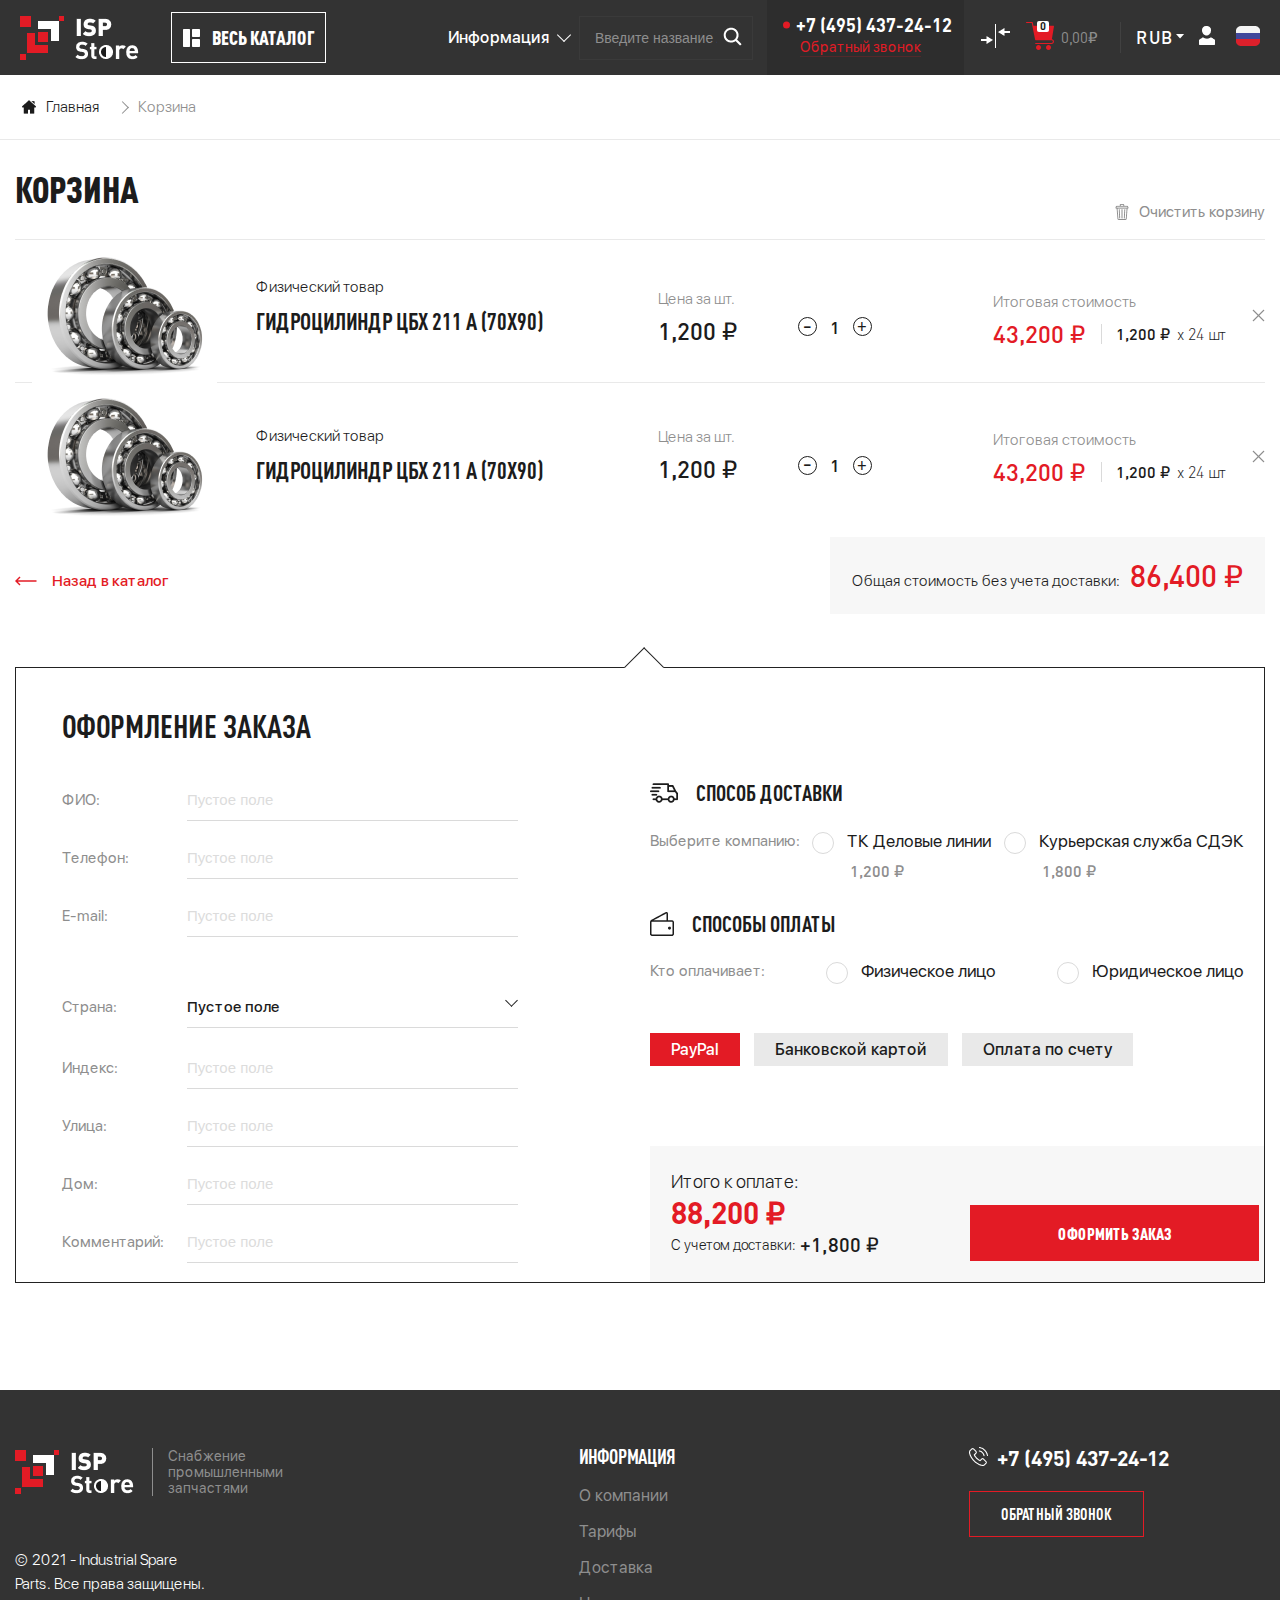
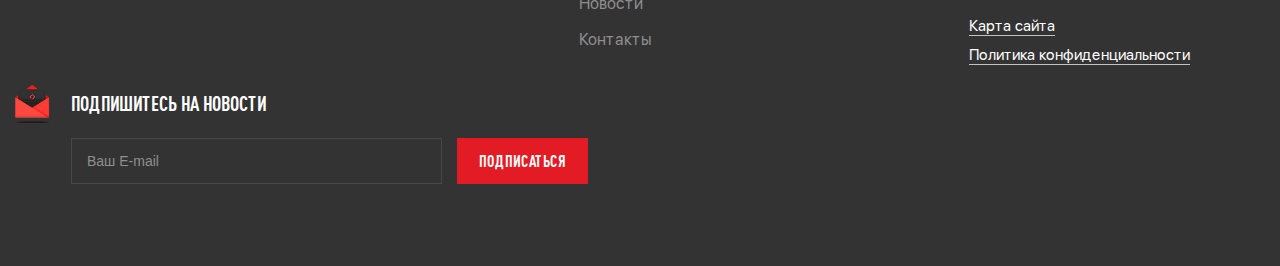
<file: basket.html>
<!DOCTYPE html>
<html lang="en">

<head>
    <meta charset="UTF-8">
    <meta name="viewport"
          content="width=device-width, user-scalable=no, initial-scale=1.0, maximum-scale=1.0, minimum-scale=1.0">
    <meta http-equiv="X-UA-Compatible" content="ie=edge">
    <title></title>
    <link rel="stylesheet" href="style.css">
</head>

<body class="bg-basket">

<header class="header-out">
    <div class="header-main">
        <div class="header-logo">
            <a href="index.html">
                <img src="assets/img/logo-min.png" alt="">
            </a>
        </div>
        <div class="whole-catalog header-rel">
            <div class="whole-catalog-name">
                <div class="whole-catalog-svg">
                    <svg xmlns="http://www.w3.org/2000/svg" width="17" height="18" viewBox="0 0 17 18" fill="none">
                        <path d="M6.41667 0H0.583333C0.261157 0 0 0.447698 0 1V11C0 11.5523 0.261157 12 0.583333 12H6.41667C6.73884 12 7 11.5523 7 11V1C7 0.447698 6.73884 0 6.41667 0Z"
                              fill="white"/>
                        <path d="M16.3333 0H9.66667C9.29846 0 9 0.298466 9 0.666667V7.33333C9 7.70153 9.29846 8 9.66667 8H16.3333C16.7015 8 17 7.70153 17 7.33333V0.666667C17 0.298466 16.7015 0 16.3333 0Z"
                              fill="white"/>
                        <path d="M6.41667 10H0.583333C0.261157 10 0 10.2985 0 10.6667V17.3333C0 17.7015 0.261157 18 0.583333 18H6.41667C6.73884 18 7 17.7015 7 17.3333V10.6667C7 10.2985 6.73884 10 6.41667 10Z"
                              fill="white"/>
                        <path d="M16.3333 10H9.66667C9.29846 10 9 10.2985 9 10.6667V17.3333C9 17.7015 9.29846 18 9.66667 18H16.3333C16.7015 18 17 17.7015 17 17.3333V10.6667C17 10.2985 16.7015 10 16.3333 10Z"
                              fill="white"/>
                    </svg>
                </div>
                <strong>весь Каталог</strong>
            </div>
            <div class="whole-catalog-drop ">
                <ul>
                    <li>
                        <a href="#">
                            <div class="whole-catalog-icon">
                                <svg xmlns="http://www.w3.org/2000/svg" width="19" height="19" viewBox="0 0 19 19"
                                     fill="none">
                                    <path d="M7.63378 8.9424C7.67226 8.81388 7.72334 8.6908 7.78616 8.57489L5.57388 6.36261C4.99426 7.08647 4.61036 7.9733 4.50293 8.94243H7.63378V8.9424Z"
                                          fill="#E31B25"/>
                                    <path d="M11.366 10.0576C11.3275 10.1861 11.2764 10.3092 11.2136 10.4251L13.4259 12.6374C14.0056 11.9135 14.3895 11.0267 14.4969 10.0576H11.366V10.0576Z"
                                          fill="#E31B25"/>
                                    <path d="M17.8014 10.0576V8.94239H19C18.9528 8.1202 18.8017 7.31772 18.5525 6.55026L17.4322 6.9894L17.0252 5.95108L18.1455 5.51191C17.7566 4.66998 17.2422 3.88389 16.6118 3.17677L15.7642 4.02434L14.9757 3.23576L15.8232 2.38819C15.2085 1.8402 14.5342 1.37965 13.8153 1.01315L13.3337 2.11577L12.3117 1.66939L12.7933 0.566685C11.923 0.246391 11.0034 0.0542745 10.0576 0V1.19861H8.94239V0C8.1202 0.0472113 7.31772 0.198325 6.55022 0.447541L6.98936 1.56775L5.95105 1.97477L5.51187 0.854488C4.66998 1.24341 3.88386 1.75782 3.17673 2.38819L4.0243 3.23576L3.23572 4.02434L2.38819 3.17677C1.8402 3.79152 1.37965 4.46582 1.01315 5.18473L2.11577 5.66633L1.66939 6.68832L0.566685 6.20673C0.246391 7.07702 0.0542745 7.99663 0 8.94239H1.19861V10.0576H0C0.0472113 10.8798 0.198325 11.6823 0.447541 12.4497L1.56775 12.0106L1.97477 13.0489L0.854488 13.4881C1.24341 14.3299 1.75782 15.1161 2.38819 15.8232L3.23572 14.9757L4.0243 15.7642L3.17673 16.6118C3.79148 17.1598 4.46578 17.6203 5.1847 17.9869L5.66629 16.8842L6.68829 17.3306L6.20666 18.4333C7.07698 18.7536 7.9966 18.9457 8.94235 19V17.8014H10.0576V19C10.8798 18.9528 11.6822 18.8017 12.4497 18.5525L12.0106 17.4323L13.0489 17.0253L13.488 18.1455C14.3299 17.7566 15.116 17.2422 15.8232 16.6119L14.9756 15.7643L15.7642 14.9757L16.6117 15.8233C17.1597 15.2085 17.6203 14.5342 17.9868 13.8153L16.8842 13.3337L17.3305 12.3117L18.4332 12.7933C18.7535 11.923 18.9457 11.0034 18.9999 10.0577H17.8014V10.0576ZM9.5 15.6432C6.1126 15.6432 3.35676 12.8874 3.35676 9.5C3.35676 6.1126 6.1126 3.35676 9.5 3.35676C12.8874 3.35676 15.6433 6.1126 15.6433 9.5C15.6433 12.8874 12.8874 15.6432 9.5 15.6432Z"
                                          fill="#E31B25"/>
                                    <path d="M11.2136 8.57488C11.2764 8.69079 11.3275 8.81391 11.366 8.94239H14.4969C14.3894 7.97325 14.0055 7.08642 13.4259 6.36256L11.2136 8.57488Z"
                                          fill="#E31B25"/>
                                    <path d="M10.4251 11.2137C10.3092 11.2765 10.1861 11.3276 10.0576 11.3661V14.4969C11.0267 14.3895 11.9136 14.0056 12.6374 13.426L10.4251 11.2137Z"
                                          fill="#E31B25"/>
                                    <path d="M7.78616 10.4252C7.72334 10.3092 7.67226 10.1861 7.63378 10.0576H4.50293C4.61036 11.0268 4.99426 11.9136 5.57388 12.6375L7.78616 10.4252Z"
                                          fill="#E31B25"/>
                                    <path d="M8.94258 11.3661C8.81407 11.3276 8.69098 11.2765 8.57507 11.2137L6.36279 13.426C7.08665 14.0056 7.97348 14.3895 8.94262 14.4969V11.3661H8.94258Z"
                                          fill="#E31B25"/>
                                    <path d="M8.57487 7.7863C8.69078 7.72347 8.8139 7.6724 8.94237 7.63392V4.50307C7.97324 4.6105 7.08641 4.9944 6.36255 5.57402L8.57487 7.7863Z"
                                          fill="#E31B25"/>
                                    <path d="M10.0576 4.50307V7.63392C10.1861 7.6724 10.3092 7.72347 10.4251 7.7863L12.6374 5.57402C11.9136 4.99436 11.0267 4.6105 10.0576 4.50307Z"
                                          fill="#E31B25"/>
                                    <path d="M9.50007 10.3326C9.9599 10.3326 10.3327 9.95983 10.3327 9.5C10.3327 9.04017 9.9599 8.6674 9.50007 8.6674C9.04024 8.6674 8.66748 9.04017 8.66748 9.5C8.66748 9.95983 9.04024 10.3326 9.50007 10.3326Z"
                                          fill="#E31B25"/>
                                </svg>
                            </div>
                            <span>каталог товаров</span>
                        </a>
                        <div class="submenu-head">
                            <div class="submenu-head-block">
                                <div class="submenu-head-info">
                                    <a href="#">Гидравлические системы</a>
                                    <a href="#" class="fonts-ligth">Гидромоторы / Гидронасосы
                                        Гидроцилиндры</a>
                                </div>
                                <div class="submenu-head-info">
                                    <a href="#">Подшипники и части</a>
                                    <a href="#" class="fonts-ligth">Шариковые подшипники</a>
                                    <ul>
                                        <li><a href="#">Шариковые упорные подшипники</a></li>
                                        <li><a href="#">Шариковые радиально-упорные подшипники</a></li>
                                        <li><a href="#">Шариковые радиальные однорядные подшипники</a></li>
                                        <li><a href="#">Шариковые сферические подшипники</a></li>
                                    </ul>
                                    <a href="#" class="fonts-ligth">Роликовые подшипники</a>
                                    <ul>
                                        <li><a href="#">Роликовые игольчатые подшипники</a></li>
                                        <li><a href="#"> Роликовые конические подшипники</a></li>
                                        <li><a href="#">Роликовые сферические подшипники</a></li>
                                        <li><a href="#">Роликовые цилиндрические подшипники</a></li>
                                    </ul>
                                    <a href="#" class="fonts-ligth">Корпусные подшипники</a>
                                    <a href="#" class="fonts-ligth">Шарнирные подшипники</a>
                                    <a href="#" class="fonts-ligth">Ролики опорные</a>
                                </div>
                            </div>
                            <div class="submenu-head-block">
                                <div class="submenu-head-info">
                                    <a href="#">Резина-техническая продукция</a>
                                    <a href="#" class="fonts-ligth">Гидравлические уплотнения</a>
                                    <ul>
                                        <li><a href="#">GUA-RING-02</a></li>
                                        <li><a href="#">PARKER серии AT</a></li>
                                    </ul>
                                    <a href="#" class="fonts-ligth">Уплотнительные кольца круглого сечения</a>
                                    <a href="#" class="fonts-ligth">Манжеты, сальники армированные</a>
                                </div>
                                <div class="submenu-head-info">
                                    <a href="#">Фильтры и части</a>
                                    <a href="#" class="fonts-ligth">Шариковые подшипники</a>
                                    <ul class="href-filter-sub">
                                        <li><a href="#">Воздушно-масляные сепараторы</a></li>
                                        <li><a href="#">Картриджи для гидравлических фильтров</a></li>
                                        <li><a href="#">Масляные фильтры для гидравлических систем</a></li>
                                        <li><a href="#">Воздушные фильтры</a></li>
                                        <li><a href="#">Топливные фильтры</a></li>
                                    </ul>
                                </div>
                            </div>
                        </div>
                    </li>
                    <li>
                        <a href="#">
                            <div class="whole-catalog-icon">
                                <svg xmlns="http://www.w3.org/2000/svg" width="23" height="16" viewBox="0 0 23 16"
                                     fill="none">
                                    <path d="M3 1H0V2H3V1Z" fill="#C1C1C1"/>
                                    <path d="M0 13V15H2V13C1.7045 13.151 1.366 13.2441 1 13.2441C0.634 13.2441 0.2955 13.1514 0 13Z"
                                          fill="#C1C1C1"/>
                                    <path d="M1 12C1.55228 12 2 11.7761 2 11.5C2 11.2239 1.55228 11 1 11C0.447715 11 0 11.2239 0 11.5C0 11.7761 0.447715 12 1 12Z"
                                          fill="#C1C1C1"/>
                                    <path d="M4 0H3.5C3.224 0 3 0.1792 3 0.4V4H4V0Z" fill="#C1C1C1"/>
                                    <path d="M13.4615 0.8H15V0.4C15 0.1792 14.8277 0 14.6154 0H5V4H13.4615V0.8Z"
                                          fill="#C1C1C1"/>
                                    <path d="M23 10H22V12H23V10Z" fill="#C1C1C1"/>
                                    <path d="M21 9H20V13H21V9Z" fill="#C1C1C1"/>
                                    <path d="M17 7V14H18.3335L20 12.9062V8.09375L18.3335 7H17Z" fill="#C1C1C1"/>
                                    <path d="M0 10C0.2955 9.84899 0.634 9.75593 1 9.75593C1.366 9.75593 1.7045 9.84899 2 10V8H0V10Z"
                                          fill="#C1C1C1"/>
                                    <path d="M14.625 5H13.5V15.1538H12.75V5H3.375C3.168 5 3 5.18954 3 5.42308V15.5769C3 15.8105 3.168 16 3.375 16H4.5V6.26923H5.25V16H14.625C14.832 16 15 15.8105 15 15.5769V5.42308C15 5.18996 14.832 5 14.625 5Z"
                                          fill="#C1C1C1"/>
                                    <path d="M15.6667 2H14V4.4375H14.3333C14.8847 4.4375 15.3333 4.98431 15.3333 5.65625V15H15.6667C15.8507 15 16 14.818 16 14.5938V2.40625C16 2.18241 15.8507 2 15.6667 2Z"
                                          fill="#C1C1C1"/>
                                </svg>
                            </div>
                            <span>каталог запасных частей</span>
                        </a>
                        <div class="submenu-head">
                            <div class="submenu-head-block">
                                <div class="submenu-head-info">
                                    <a href="#">Гидравлические системы</a>
                                    <a href="#" class="fonts-ligth">Гидромоторы / Гидронасосы
                                        Гидроцилиндры</a>
                                </div>
                                <div class="submenu-head-info">
                                    <a href="#">Подшипники и части</a>
                                    <a href="#" class="fonts-ligth">Шариковые подшипники</a>
                                    <ul>
                                        <li><a href="#">Шариковые упорные подшипники</a></li>
                                        <li><a href="#">Шариковые радиально-упорные подшипники</a></li>
                                        <li><a href="#">Шариковые радиальные однорядные подшипники</a></li>
                                        <li><a href="#">Шариковые сферические подшипники</a></li>
                                    </ul>
                                    <a href="#" class="fonts-ligth">Роликовые подшипники</a>
                                    <ul>
                                        <li><a href="#">Роликовые игольчатые подшипники</a></li>
                                        <li><a href="#"> Роликовые конические подшипники</a></li>
                                        <li><a href="#">Роликовые сферические подшипники</a></li>
                                        <li><a href="#">Роликовые цилиндрические подшипники</a></li>
                                    </ul>
                                    <a href="#" class="fonts-ligth">Корпусные подшипники</a>
                                    <a href="#" class="fonts-ligth">Шарнирные подшипники</a>
                                    <a href="#" class="fonts-ligth">Ролики опорные</a>
                                </div>
                            </div>
                            <div class="submenu-head-block">
                                <div class="submenu-head-info">
                                    <a href="#">Резина-техническая продукция</a>
                                    <a href="#" class="fonts-ligth">Гидравлические уплотнения</a>
                                    <ul>
                                        <li><a href="#">GUA-RING-02</a></li>
                                        <li><a href="#">PARKER серии AT</a></li>
                                    </ul>
                                    <a href="#" class="fonts-ligth">Уплотнительные кольца круглого сечения</a>
                                    <a href="#" class="fonts-ligth">Манжеты, сальники армированные</a>
                                </div>
                                <div class="submenu-head-info">
                                    <a href="#">Фильтры и части</a>
                                    <a href="#" class="fonts-ligth">Шариковые подшипники</a>
                                    <ul class="href-filter-sub">
                                        <li><a href="#">Воздушно-масляные сепараторы</a></li>
                                        <li><a href="#">Картриджи для гидравлических фильтров</a></li>
                                        <li><a href="#">Масляные фильтры для гидравлических систем</a></li>
                                        <li><a href="#">Воздушные фильтры</a></li>
                                        <li><a href="#">Топливные фильтры</a></li>
                                    </ul>
                                </div>
                            </div>
                        </div>
                    </li>
                    <li>
                        <a href="#">
                            <div class="whole-catalog-icon">
                                <svg xmlns="http://www.w3.org/2000/svg" width="20" height="21" viewBox="0 0 20 21"
                                     fill="none">
                                    <path d="M15.0929 0H3.90717C1.75275 0 0 2.01869 0 4.5C0 6.99332 1.77097 9 3.88387 9H5.63877V5.47421C5.63877 3.89523 6.75409 2.61064 8.12502 2.61064H8.13044C9.49848 2.61402 10.45 3.89861 10.45 5.47421V9H15.0929C17.2473 9 19 6.98131 19 4.5C19 2.01869 17.2473 0 15.0929 0ZM16.1985 3.87249L13.9719 6.43689C13.7546 6.68726 13.4021 6.6873 13.1847 6.43689L12.0715 5.15469C11.8541 4.90432 11.8541 4.49842 12.0715 4.24805C12.2888 3.99768 12.6413 3.99768 12.8587 4.24805L13.5784 5.0769L15.4113 2.96585C15.6287 2.71548 15.9812 2.71548 16.1985 2.96585C16.4159 3.21622 16.4159 3.62217 16.1985 3.87249Z"
                                          fill="#C1C1C1"/>
                                    <path d="M14.8153 21C15.0933 20.1288 16 17.0937 16 15.9754V12.0916C16 11.5682 15.567 11.1424 15.0348 11.1424C14.5028 11.1424 14.0698 11.5682 14.0698 12.0916V13.7476C14.0698 13.8449 13.9884 13.924 13.8882 13.924C13.788 13.924 13.7066 13.8449 13.7066 13.7476V11.1596C13.7066 10.6364 13.2735 10.2107 12.7412 10.2107C12.2091 10.2107 11.7762 10.6364 11.7762 11.1596V13.0047C11.7762 13.102 11.6947 13.1811 11.5945 13.1811C11.4944 13.1811 11.4129 13.102 11.4129 13.0047V10.4169C11.4129 9.89379 10.98 9.46823 10.4478 9.46823C9.91571 9.46823 9.48278 9.89379 9.48278 10.4169V12.2625C9.48278 12.3596 9.40122 12.4388 9.30109 12.4388C9.20085 12.4388 9.11945 12.3596 9.11945 12.2625V6.94889C9.1195 6.42561 8.68641 6 8.15418 6C7.622 6 7.18897 6.42561 7.18897 6.94889V15.1768C7.18897 15.2499 7.14169 15.3163 7.0711 15.342C7.00114 15.3674 6.91932 15.3472 6.87058 15.2928L4.6099 12.7819L4.58337 12.7552C4.4022 12.5887 4.16449 12.4964 3.91429 12.4951H3.90784C3.6476 12.498 3.40697 12.5941 3.23033 12.7661C3.0077 12.9824 2.83323 13.3958 3.26773 14.1376C3.9275 15.2627 4.6486 16.3298 5.28746 17.2751C5.76242 17.9781 6.21112 18.642 6.54563 19.202C6.75947 19.5604 7.20556 20.5014 7.45222 20.9999H14.8153V21Z"
                                          fill="#C1C1C1"/>
                                </svg>
                            </div>
                            <span>подборка оборудования</span>
                        </a>
                        <div class="submenu-head">
                            <div class="submenu-head-block">
                                <div class="submenu-head-info">
                                    <a href="#">Гидравлические системы</a>
                                    <a href="#" class="fonts-ligth">Гидромоторы / Гидронасосы
                                        Гидроцилиндры</a>
                                </div>
                                <div class="submenu-head-info">
                                    <a href="#">Подшипники и части</a>
                                    <a href="#" class="fonts-ligth">Шариковые подшипники</a>
                                    <ul>
                                        <li><a href="#">Шариковые упорные подшипники</a></li>
                                        <li><a href="#">Шариковые радиально-упорные подшипники</a></li>
                                        <li><a href="#">Шариковые радиальные однорядные подшипники</a></li>
                                        <li><a href="#">Шариковые сферические подшипники</a></li>
                                    </ul>
                                    <a href="#" class="fonts-ligth">Роликовые подшипники</a>
                                    <ul>
                                        <li><a href="#">Роликовые игольчатые подшипники</a></li>
                                        <li><a href="#"> Роликовые конические подшипники</a></li>
                                        <li><a href="#">Роликовые сферические подшипники</a></li>
                                        <li><a href="#">Роликовые цилиндрические подшипники</a></li>
                                    </ul>
                                    <a href="#" class="fonts-ligth">Корпусные подшипники</a>
                                    <a href="#" class="fonts-ligth">Шарнирные подшипники</a>
                                    <a href="#" class="fonts-ligth">Ролики опорные</a>
                                </div>
                            </div>
                            <div class="submenu-head-block">
                                <div class="submenu-head-info">
                                    <a href="#">Резина-техническая продукция</a>
                                    <a href="#" class="fonts-ligth">Гидравлические уплотнения</a>
                                    <ul>
                                        <li><a href="#">GUA-RING-02</a></li>
                                        <li><a href="#">PARKER серии AT</a></li>
                                    </ul>
                                    <a href="#" class="fonts-ligth">Уплотнительные кольца круглого сечения</a>
                                    <a href="#" class="fonts-ligth">Манжеты, сальники армированные</a>
                                </div>
                                <div class="submenu-head-info">
                                    <a href="#">Фильтры и части</a>
                                    <a href="#" class="fonts-ligth">Шариковые подшипники</a>
                                    <ul class="href-filter-sub">
                                        <li><a href="#">Воздушно-масляные сепараторы</a></li>
                                        <li><a href="#">Картриджи для гидравлических фильтров</a></li>
                                        <li><a href="#">Масляные фильтры для гидравлических систем</a></li>
                                        <li><a href="#">Воздушные фильтры</a></li>
                                        <li><a href="#">Топливные фильтры</a></li>
                                    </ul>
                                </div>
                            </div>
                        </div>
                    </li>
                    <li>
                        <a href="#">
                            <div class="whole-catalog-icon">
                                <svg xmlns="http://www.w3.org/2000/svg" width="17" height="17" viewBox="0 0 17 17"
                                     fill="none">
                                    <g clip-path="url(#clip0)">
                                        <path d="M9.05537 5.67834L0.484061 14.2497C-0.136405 14.8702 -0.163731 15.881 0.446275 16.5118C1.06946 17.1561 2.0971 17.1627 2.72849 16.5313L11.354 7.90574C10.672 7.13808 9.58343 6.1482 9.05537 5.67834Z"
                                              fill="#C1C1C1"/>
                                        <path d="M14.5744 5.31747C14.4186 5.11052 14.4394 4.82039 14.6226 4.63721L15.0182 4.24156C15.6387 3.62106 15.6661 2.61019 15.056 1.97944C14.4328 1.33513 13.4052 1.32859 12.7739 1.95998L12.3596 2.37425C12.1765 2.5573 11.8864 2.57825 11.6795 2.42256C8.55247 0.0689646 5.0013 -0.606319 3.18738 0.557714C3.09448 0.617313 3.03023 0.715561 3.02339 0.825696C3.01283 0.99533 3.12526 1.14066 3.28261 1.17861C5.3226 1.67025 7.72753 2.88273 9.87408 4.85967C10.4626 5.40168 11.5916 6.53732 12.1371 7.12266C14.1238 9.25456 15.3229 11.6675 15.816 13.7055C15.8415 13.8108 15.9114 13.902 16.0108 13.9451C16.168 14.0134 16.3442 13.9557 16.4327 13.819C17.6047 12.0089 16.9333 8.45131 14.5744 5.31747Z"
                                              fill="#C1C1C1"/>
                                    </g>
                                    <defs>
                                        <clipPath id="clip0">
                                            <rect width="17" height="17" fill="white"/>
                                        </clipPath>
                                    </defs>
                                </svg>
                            </div>
                            <span>добыча полезных ископаемых</span>
                        </a>
                    </li>
                    <li>
                        <a href="#">
                            <div class="whole-catalog-icon">
                                <svg xmlns="http://www.w3.org/2000/svg" width="20" height="20" viewBox="0 0 20 20"
                                     fill="none">
                                    <path d="M15.1975 0.296992C15.0934 0.113281 14.8988 0 14.6877 0H7.6564C7.38746 0 7.15343 0.183125 7.0882 0.444023L4.74445 9.85809C4.70039 10.0332 4.73988 10.2186 4.85089 10.3605C4.96191 10.5029 5.13242 10.5859 5.31265 10.5859H7.98257L4.76394 19.208C4.66093 19.4827 4.77711 19.7911 5.03515 19.9302C5.29437 20.0691 5.61507 19.9947 5.78644 19.7585L15.1614 6.82879C15.2913 6.65082 15.3096 6.41508 15.2101 6.21824C15.11 6.02199 14.908 5.8984 14.6877 5.8984H12.2071L15.19 0.887461C15.2988 0.706094 15.3016 0.480664 15.1975 0.296992Z"
                                          fill="#C1C1C1"/>
                                </svg>
                            </div>
                            <span>энергетика</span>
                        </a>
                    </li>
                    <li>
                        <a href="#">
                            <div class="whole-catalog-icon">
                                <svg xmlns="http://www.w3.org/2000/svg" width="21" height="21" viewBox="0 0 21 21"
                                     fill="none">
                                    <path d="M17.5764 15.9781C17.9545 15.9781 18.2611 15.6715 18.2611 15.2934C18.2611 14.9152 17.9545 14.6086 17.5764 14.6086C17.1982 14.6086 16.8916 14.9152 16.8916 15.2934C16.8916 15.6715 17.1982 15.9781 17.5764 15.9781Z"
                                          fill="#C1C1C1"/>
                                    <path d="M8.90277 15.9781C9.28095 15.9781 9.58753 15.6715 9.58753 15.2934C9.58753 14.9152 9.28095 14.6086 8.90277 14.6086C8.52459 14.6086 8.21802 14.9152 8.21802 15.2934C8.21802 15.6715 8.52459 15.9781 8.90277 15.9781Z"
                                          fill="#C1C1C1"/>
                                    <path d="M17.5762 11.8695H8.90259C8.13137 11.8695 7.42131 12.1289 6.84832 12.5607V8.44572C6.84832 8.13519 6.63922 7.8635 6.33923 7.78393C6.04006 7.70461 5.72359 7.83651 5.56888 8.10603L0.0908306 17.6926C-0.169249 18.149 0.160188 18.7171 0.685516 18.7171H3.42454C4.54517 18.7171 5.53861 18.1736 6.16356 17.3389C6.78852 18.1736 7.78196 18.7171 8.90259 18.7171H17.5762C19.4641 18.7171 20.9999 17.1812 20.9999 15.2933C21 13.4053 19.4641 11.8695 17.5762 11.8695ZM8.90259 17.3475C7.76982 17.3475 6.84832 16.426 6.84832 15.2933C6.84832 14.1605 7.76982 13.239 8.90259 13.239C10.0354 13.239 10.9569 14.1605 10.9569 15.2933C10.9569 16.426 10.0354 17.3475 8.90259 17.3475ZM17.5762 17.3475C16.4434 17.3475 15.5219 16.426 15.5219 15.2933C15.5219 14.1605 16.4434 13.239 17.5762 13.239C18.7089 13.239 19.6304 14.1605 19.6304 15.2933C19.6304 16.426 18.7089 17.3475 17.5762 17.3475Z"
                                          fill="#C1C1C1"/>
                                    <path d="M17.5761 2.2829H13.4676C13.1533 2.2829 12.8795 2.49667 12.8033 2.80158L11.5635 7.76099H10.9568V7.07623C10.9568 6.69798 10.6501 6.39147 10.272 6.39147C9.894 6.39147 9.58729 6.69798 9.58729 7.07623V8.13156C8.76997 8.60607 8.21777 9.48881 8.21777 10.5V10.5547C8.44205 10.5224 8.66944 10.5 8.90253 10.5H17.5761C18.3119 10.5 19.0067 10.6715 19.6304 10.9691V4.33717C19.6304 3.2044 18.7089 2.2829 17.5761 2.2829ZM16.8913 7.07623C16.8913 7.45439 16.5848 7.76099 16.2066 7.76099H12.975L14.0021 3.65245H16.2066C16.5848 3.65245 16.8913 3.95904 16.8913 4.33721V7.07623Z"
                                          fill="#C1C1C1"/>
                                </svg>
                            </div>
                            <span>спецтехника</span>
                        </a>
                    </li>
                    <li>
                        <a href="#">
                            <div class="whole-catalog-icon">
                                <svg xmlns="http://www.w3.org/2000/svg" width="22" height="22" viewBox="0 0 22 22"
                                     fill="none">
                                    <path d="M13 14.5C13 17.5376 10.5376 20 7.5 20C4.46243 20 2 17.5376 2 14.5C2 11.4624 4.46243 9 7.5 9C10.5376 9 13 11.4624 13 14.5Z"
                                          fill="#C1C1C1"/>
                                    <path d="M12.874 4.00256C12.8499 4.1932 12.8333 4.38614 12.8333 4.58333C12.8333 4.78053 12.8499 4.97349 12.874 5.16411L13.891 5.58127C13.9696 5.85939 14.0786 6.12434 14.217 6.37138L13.7938 7.38372C14.0322 7.69163 14.3082 7.96763 14.6161 8.20603L15.6285 7.78294C15.8755 7.9213 16.1405 8.03026 16.4186 8.1089L16.8358 9.12588C17.0265 9.15005 17.2194 9.16667 17.4166 9.16667C17.6138 9.16667 17.8067 9.15005 17.9974 9.12588L18.4145 8.1089C18.6927 8.03032 18.9576 7.92136 19.2047 7.78297L20.217 8.20608C20.5249 7.96768 20.8009 7.69169 21.0393 7.38377L20.6162 6.37141C20.7546 6.12436 20.8635 5.85942 20.9421 5.58129L21.9591 5.16411C21.9833 4.97347 21.9999 4.78053 21.9999 4.58333C21.9999 4.38614 21.9833 4.1932 21.9591 4.00256L20.9421 3.58537C20.8636 3.30725 20.7546 3.0423 20.6162 2.79526L21.0393 1.78292C20.801 1.47501 20.5249 1.19901 20.217 0.960639L19.2047 1.38373C18.9576 1.24534 18.6927 1.13638 18.4145 1.05777L17.9974 0.0407871C17.8067 0.0166146 17.6138 0 17.4166 0C17.2194 0 17.0265 0.0166146 16.8358 0.0407871L16.4186 1.05777C16.1405 1.13635 15.8756 1.24534 15.6285 1.3837L14.6162 0.960584C14.3083 1.19895 14.0323 1.47495 13.7939 1.78287L14.217 2.79526C14.0786 3.0423 13.9696 3.30725 13.891 3.58537L12.874 4.00256ZM17.4166 2.75C18.4291 2.75 19.2499 3.5708 19.2499 4.58333C19.2499 5.59584 18.4291 6.41667 17.4166 6.41667C16.404 6.41667 15.5833 5.59584 15.5833 4.58333C15.5833 3.5708 16.404 2.75 17.4166 2.75Z"
                                          fill="#C1C1C1"/>
                                    <path d="M6.60399 7.37016L6.32133 8.58121C5.92078 8.6474 5.53407 8.7516 5.16346 8.89094L4.31725 7.98749C3.87065 8.18952 3.44916 8.43501 3.05566 8.7185L3.41347 9.89522C3.1028 10.1507 2.81754 10.4359 2.56201 10.7466L1.38532 10.3888C1.10176 10.7823 0.856263 11.2038 0.654211 11.6504L1.55764 12.4967C1.41827 12.8673 1.31406 13.2541 1.24786 13.6546L0.0368172 13.9373C0.0131228 14.1773 0 14.4204 0 14.6667C0 14.9129 0.0131228 15.156 0.0368211 15.396L1.24786 15.6787C1.31406 16.0792 1.41826 16.4659 1.5576 16.8366L0.654145 17.6828C0.856174 18.1294 1.10166 18.5508 1.38515 18.9444L2.56187 18.5866C2.81742 18.8972 3.10261 19.1824 3.41328 19.438L3.05547 20.6147C3.44897 20.8983 3.87049 21.1437 4.31709 21.3458L5.16335 20.4424C5.53398 20.5817 5.92072 20.6859 6.32129 20.7521L6.60398 21.9632C6.84398 21.9869 7.08709 22 7.33333 22C7.57956 22 7.82269 21.9869 8.06267 21.9632L8.34534 20.7521C8.74588 20.6859 9.1326 20.5818 9.50321 20.4424L10.3494 21.3459C10.796 21.1438 11.2175 20.8983 11.611 20.6148L11.2532 19.4381C11.5639 19.1826 11.8491 18.8974 12.1047 18.5867L13.2814 18.9445C13.5649 18.551 13.8104 18.1295 14.0125 17.6829L13.1091 16.8366C13.2484 16.466 13.3526 16.0793 13.4188 15.6787L14.6299 15.396C14.6535 15.156 14.6667 14.9129 14.6667 14.6667C14.6667 14.4205 14.6535 14.1773 14.6298 13.9373L13.4188 13.6547C13.3526 13.2541 13.2484 12.8674 13.1091 12.4968L14.0125 11.6506C13.8105 11.204 13.565 10.7825 13.2815 10.389L12.1048 10.7468C11.8492 10.4361 11.5641 10.1509 11.2534 9.89536L11.6112 8.71864C11.2177 8.4351 10.7962 8.18958 10.3496 7.98755L9.50332 8.89098C9.13269 8.75162 8.74595 8.6474 8.34538 8.5812L8.06269 7.37016C7.82269 7.34647 7.57958 7.33334 7.33333 7.33334C7.08711 7.33334 6.84398 7.34647 6.60399 7.37016ZM11.5789 14.6667C11.5789 17.0115 9.67812 18.9123 7.33333 18.9123C4.98855 18.9123 3.08772 17.0115 3.08772 14.6667C3.08772 12.3219 4.98855 10.4211 7.33333 10.4211C9.67812 10.4211 11.5789 12.3219 11.5789 14.6667Z"
                                          fill="#C1C1C1"/>
                                    <path d="M12.4587 2.50378L13.3169 1.93132L13.6984 2.50325L12.8403 3.07571L12.4587 2.50378Z"
                                          fill="#C1C1C1"/>
                                    <path d="M11.0298 3.45938L11.8877 2.88711L12.2692 3.45904L11.4113 4.03131L11.0298 3.45938Z"
                                          fill="#C1C1C1"/>
                                    <path d="M9.60034 4.41321L10.4582 3.84094L10.8398 4.41286L9.98186 4.98514L9.60034 4.41321Z"
                                          fill="#C1C1C1"/>
                                    <path d="M6.74072 6.32077L7.59862 5.7485L7.98013 6.32043L7.12224 6.8927L6.74072 6.32077Z"
                                          fill="#C1C1C1"/>
                                    <path d="M5.31128 7.27466L6.16917 6.70238L6.55069 7.27431L5.69279 7.84659L5.31128 7.27466Z"
                                          fill="#C1C1C1"/>
                                    <path d="M8.17041 5.36694L9.0283 4.79467L9.40982 5.3666L8.55193 5.93887L8.17041 5.36694Z"
                                          fill="#C1C1C1"/>
                                    <path d="M15.9116 13.7304L16.4428 12.8465L17.0321 13.2006L16.5009 14.0846L15.9116 13.7304Z"
                                          fill="#C1C1C1"/>
                                    <path d="M16.7971 12.2565L17.3283 11.3725L17.9176 11.7267L17.3864 12.6106L16.7971 12.2565Z"
                                          fill="#C1C1C1"/>
                                    <path d="M14.1416 16.6783L14.6728 15.7943L15.2621 16.1484L14.7309 17.0324L14.1416 16.6783Z"
                                          fill="#C1C1C1"/>
                                    <path d="M15.0264 15.2044L15.5577 14.3202L16.147 14.6743L15.6157 15.5586L15.0264 15.2044Z"
                                          fill="#C1C1C1"/>
                                    <path d="M18.5671 9.30853L19.0983 8.42461L19.6876 8.77873L19.1564 9.66265L18.5671 9.30853Z"
                                          fill="#C1C1C1"/>
                                    <path d="M17.6819 10.7827L18.2131 9.89873L18.8023 10.2528L18.2712 11.1368L17.6819 10.7827Z"
                                          fill="#C1C1C1"/>
                                </svg>
                            </div>
                            <span>машиностроение</span>
                        </a>
                    </li>
                </ul>
            </div>
        </div>
        <div class="header-menu">
            <div class="open-menu">
                <span></span>
                <span></span>
                <span></span>
                <span></span>
            </div>
            <div class="for-mobile-bg"></div>
            <div class="menu-cnt mobile-bg-1">
                <div class="sidenav">
                    <div class="clic-res-min">
                        <div class="clic-res d_none">
                            <p>Информация</p>
                        </div>
                        <ul class="open-res">
                            <li><a href="#">О нас</a></li>
                            <li><a href="#">Тарифы</a></li>
                            <li><a href="#">Доставка</a></li>
                            <li><a href="#">Новости</a></li>
                            <li><a href="#">Контакты</a></li>
                        </ul>
                    </div>

                    <div class="header-block-flex">
                        <div class="header-form">
                            <form>
                                <div class="header-form-info">
                                    <label>
                                        <input type="text" placeholder="Введите название / парт номер / модель ..." class="click-ops-sub-men">
                                        <button><img src="assets/img/search-icon.png" alt=""></button>
                                    </label>
                                </div>
                            </form>
                            <div class="header-form-info-open d_none">
                                <div class="header-form-info-scrall">
                                    <div class="header-form-info-yntrac">
                                        <strong><span>Гидро</span>моторы / Гидронасосы</strong>
                                        <p>Категория</p>
                                    </div>
                                    <div class="header-form-info-yntrac">
                                        <strong><span>Гидро</span>цилиндры</strong>
                                        <p>Категория</p>
                                    </div>
                                    <div class="header-form-info-yntrac">
                                        <strong><span>Гидро</span>цилиндр ЦБХ 211А New version</strong>
                                        <p>Единичный товар</p>
                                    </div>
                                    <div class="header-form-info-yntrac">
                                        <strong><span>Гидро</span>цилиндр ЦБХ 211А New</strong>
                                        <p>Сборный товар</p>
                                    </div>
                                    <div class="header-form-info-yntrac">
                                        <strong><span>Гидро</span>цилиндр ЦБХ 211А New</strong>
                                        <p>Сборный товар</p>
                                    </div>
                                    <div class="header-form-info-yntrac">
                                        <strong><span>Гидро</span>цилиндр ЦБХ 211А New version</strong>
                                        <p>Единичный товар</p>
                                    </div>
                                    <div class="header-form-info-yntrac">
                                        <strong><span>Гидро</span>цилиндр ЦБХ 211А New</strong>
                                        <p>Сборный товар</p>
                                    </div>
                                    <div class="header-form-info-yntrac">
                                        <strong><span>Гидро</span>цилиндр ЦБХ 211А New</strong>
                                        <p>Сборный товар</p>
                                    </div>
                                </div>
                            </div>
                        </div>
                        <div class="header-phone">
                            <a href="tel: +7 (495) 437-24-12" class="header-phone-number">+7 (495) 437-24-12</a>
                            <a href="#" class="back-call-lin">Обратный звонок</a>
                        </div>
                    </div>
                    <div class="header-from-danni">
                        <div class="cravnenia-tavar-marg">
                            <a href="#" class="cravnenia-tavar">
                                <img src="assets/img/srevs4.png" alt="">
                            </a>
                        </div>
                        <div class="block-revise">
                            <a href="#">
                                <span>0</span>
                                <img src="assets/img/noun_cart_3721.svg" alt="">
                            </a>
                            <p>0,00₽</p>
                        </div>
                        <div class="header-leng">
                            <strong>RUB</strong>
                            <div class="header-leng-droup d_none">
                                <ul>
                                    <li><a href="#">USD</a></li>
                                </ul>
                            </div>
                        </div>
                        <div class="href-user">
                            <a href="#">
                                <img src="assets/img/user-icon.png" alt="">
                            </a>
                        </div>
                        <div class="header-flag">
                            <a href="javascript:;" class="header-flag-main">
                                <img src="assets/img/flag.png" alt="">
                            </a>
                            <div class="header-flag-droup d_none">
                                <ul>
                                    <li><img src="assets/img/flag-brit.png" alt=""></li>
                                </ul>
                            </div>
                        </div>
                    </div>
                </div>
            </div>
        </div>


    </div>
</header>

<section>
    <div class="menu-pages">
        <ul>
            <li><a href="#"><img src="assets/img/home21.png" alt=""> Главная</a></li>
            <li>Корзина</li>
        </ul>
    </div>
</section>

<section>
    <div class="container">
        <div class="seasonal-digest-block">
            <h2 class="title-information">Корзина</h2>
        </div>
        <div class="pages-basket">
            <div class="pages-basket-del">
                <a href="#"><img src="assets/img/delete-1.png" alt="">Очистить корзину</a>
            </div>
            <div class="pages-basket-flex">
               <div class="pages-basket-us">
                   <div class="pages-basket-img">
                       <img src="assets/img/830ec03.png" alt="">
                   </div>
                   <div class="pages-basket-name">
                       <span>Физический товар</span>
                       <strong>Гидроцилиндр ЦБХ 211 А (70х90)</strong>
                   </div>
               </div>
                <div class="pages-basket-prod">
                    <div class="pages-basket-price">
                        <span>Цена за шт.</span>
                        <strong>1,200 ₽</strong>
                    </div>
                    <div class="slider-product-calc">
                    <span onclick="incrementDecrementCount.decrement(this)" class="decrement-count"
                    style="background-image: url('assets/img/icons/decrement.png')"></span>
                        <p class="card-count">1</p>
                        <span onclick="incrementDecrementCount.increment(this)" class="increment-count"
                              style="background-image: url('assets/img/icons/increment.png')"></span>
                    </div>
                    <div class="pages-basket-anout">
                        <span>Итоговая стоимость</span>
                        <div class="pages-basket-about-pric">
                            <strong>43,200 ₽</strong>
                            <p>1,200 ₽</p>
                            <span>x 24 шт</span>
                        </div>
                    </div>
                </div>
                <div class="pages-basket-but-x">
                    <button><img src="assets/img/Vector3513.png" alt=""></button>
                </div>
            </div>
            <div class="pages-basket-flex outer-class-a">
                <div class="pages-basket-us">
                    <div class="pages-basket-img">
                        <img src="assets/img/830ec03.png" alt="">
                    </div>
                    <div class="pages-basket-name">
                        <span>Физический товар</span>
                        <strong>Гидроцилиндр ЦБХ 211 А (70х90)</strong>
                    </div>
                </div>
                <div class="pages-basket-prod">
                    <div class="pages-basket-price">
                        <span>Цена за шт.</span>
                        <strong>1,200 ₽</strong>
                    </div>
                    <div class="slider-product-calc">
                    <span onclick="incrementDecrementCount.decrement(this)" class="decrement-count"
                          style="background-image: url('assets/img/icons/decrement.png')"></span>
                        <p class="card-count">1</p>
                        <span onclick="incrementDecrementCount.increment(this)" class="increment-count"
                              style="background-image: url('assets/img/icons/increment.png')"></span>
                    </div>
                    <div class="pages-basket-anout">
                        <span>Итоговая стоимость</span>
                        <div class="pages-basket-about-pric">
                            <strong>43,200 ₽</strong>
                            <p>1,200 ₽</p>
                            <span>x 24 шт</span>
                        </div>
                    </div>
                </div>
                <div class="pages-basket-but-x">
                    <button><img src="assets/img/Vector3513.png" alt=""></button>
                </div>
            </div>
            <div class="total-cost-excluding-flex">
                <a href="#"><img src="assets/img/Vector-k15.png" alt="">Назад в каталог</a>
                <div class="total-cost-excluding">
                    <p>Общая стоимость без учета доставки:</p>
                    <strong>86,400 ₽</strong>
                </div>
            </div>

            <div class="about-ordering-block">

                <h2>оформление заказа</h2>
                <form>
                    <div class="about-ordering-flex">
                        <div class="about-ordering-info">
                            <div class="about-ordering-info-inp">
                                <p>ФИО:</p>
                                <label><input type="text" placeholder="Пустое поле"></label>
                            </div>
                            <div class="about-ordering-info-inp">
                                <p>Телефон:</p>
                                <label><input type="text" placeholder="Пустое поле" pattern="\+7 \(\d{3}\)-\d{2}-\d{2}-\d{2}" class="phone"></label>
                            </div>
                            <div class="about-ordering-info-inp">
                                <p>E-mail:</p>
                                <label><input type="text" placeholder="Пустое поле"></label>
                            </div>
                            <div class="about-ordering-info-sel">
                                <p>Страна:</p>
                                <select>
                                    <option value="">Пустое поле</option>
                                    <option value="">Россия</option>
                                </select>
                            </div>
                            <div class="about-ordering-info-inp">
                                <p>Индекс:</p>
                                <label><input type="text" placeholder="Пустое поле"></label>
                            </div>
                            <div class="about-ordering-info-inp">
                                <p>Улица:</p>
                                <label><input type="text" placeholder="Пустое поле"></label>
                            </div>
                            <div class="about-ordering-info-inp">
                                <p>Дом:</p>
                                <label><input type="text" placeholder="Пустое поле"></label>
                            </div>
                            <div class="about-ordering-info-inp">
                                <p>Комментарий:</p>
                                <label><input type="text" placeholder="Пустое поле"></label>
                            </div>
                        </div>

                        <div class="choose-a-company">
                            <div class="choose-a-company-icon">
                                <img src="assets/img/truck-1.png" alt="">
                                 <strong>способ доставки</strong>
                            </div>
                            <div class="choose-a-company-flex">
                                <p>Выберите компанию:</p>
                                <div class="choose-a-company-lin">
                                    <label class="checkcontainer">ТК Деловые линии
                                        <input type="radio" name="radio">
                                        <span class="radiobtn"></span>
                                    </label>
                                    <span>1,200 ₽</span>
                                </div>
                                <div class="choose-a-company-lin">
                                    <label class="checkcontainer">Курьерская служба СДЭК
                                        <input type="radio" name="radio">
                                        <span class="radiobtn"></span>
                                    </label>
                                    <span>1,800 ₽</span>
                                </div>
                            </div>
                            <div class="choose-a-company-icon marg-top-choos">
                                <img src="assets/img/wallet-21.png" alt="">
                                <strong>способы оплаты</strong>
                            </div>
                            <div class="choose-a-company-flex choose-a-company-out">
                                <p>Кто оплачивает:</p>
                                <div class="choose-a-company-lin">
                                    <label class="checkcontainer">Физическое лицо
                                        <input type="radio" name="radio">
                                        <span class="radiobtn"></span>
                                    </label>
                                </div>
                                <div class="choose-a-company-lin">
                                    <label class="checkcontainer">Юридическое лицо
                                        <input type="radio" name="radio">
                                        <span class="radiobtn"></span>
                                    </label>
                                </div>
                            </div>
                            <div class="by-bank-card">
                                <div class="reviews-min-text-hrefs">
                                    <ul>
                                        <li class="click-reviews country-city-min active-href" data-catalog="paypal">
                                            PayPal
                                        </li>
                                        <li class="click-reviews country-city-min " data-catalog="carts-bank">
                                            Банковской картой
                                        </li>
                                        <li class="click-reviews country-city-min " data-catalog="aplata-schot">
                                            Оплата по счету
                                        </li>
                                    </ul>
                                </div>
                            </div>

                            <div class="reviews-min-info heigth-na-bask">
                                <div class="reviews-min-block-js" data-catalog="paypal">

                                </div>
                                <div class="reviews-min-block-js" data-catalog="carts-bank">
                                </div>
                                <div class="reviews-min-block-js" data-catalog="aplata-schot">
                                    <div class="company-name-inn">
                                        <div class="about-ordering-info-inp">
                                            <p>Наименование компании:</p>
                                            <label><input type="text" placeholder="Пустое поле"></label>
                                        </div>
                                        <div class="about-ordering-info-inp">
                                            <p>ИНН:</p>
                                            <label><input type="text" placeholder="Пустое поле"></label>
                                        </div>
                                    </div>
                                </div>
                            </div>



                            <div class="total-payable-including">
                                <div class="total-payable-incl-info">
                                    <p>Итого к оплате:</p>
                                    <div class="total-payable-in-pric">
                                        <strong>88,200 ₽</strong>
                                        <div class="total-payable-in-plus">
                                            <p>С учетом доставки:</p>
                                            <span>+1,800 ₽</span>
                                        </div>
                                    </div>
                                </div>
                                <button type="button"  data-val="modal" class="open_modal btn">оформить заказ</button>
                            </div>

                        </div>

                    </div>
                </form>
            </div>
        </div>
    </div>
</section>


<div id="modal" class="modal">
    <div class="modal-content">

        <div class="modal-container ">
            <div class="close"></div>
            <div class="open-block-street">
                <a href="index.html" class="modal-logo"><img src="assets/img/logo23.png" alt=""></a>
                <div class="order-been-successfully">
                    <img src="assets/img/Vector7-4.png" alt="">
                    <h2 class="title-information">заказ успешно оформлен</h2>
                    <strong>Номер Вашего заказа <b>#235123</b> </strong>
                    <div class="line-pop-basket">

                    </div>
                    <p>
                        Мы продублировали Ваш заказ Вам на почту, которую Вы указали при оформмлении заказа.
                        Если письмо не пришло на Вашу почту, проверьте папку "спам".
                    </p>
                    <span>Вы можете скачать счет на оплату </span>
                    <div class="order-been-successfully-flex">
                        <a href="#" class="btn"><img src="assets/img/Vector-5-.png" alt=""> скачать счет</a>
                        <div class="order-been-successfully-href">
                            <img src="assets/img/written-convers1.png" alt="">
                            <div class="order-been-successfully-text">
                                <p>Также скачивание счета доступно в Вашем личном кабинете в оформленном заказе</p>
                                <a href="#">Перейти в личный кабинет</a>
                            </div>
                        </div>
                    </div>
                    <div class="order-been-successf-zak">
                        <div class="back-basket-in">
                            <a href="#"><img src="assets/img/Vector-k15.png" alt=""> Вернуться на главную</a>
                        </div>
                        <div class="print-order-popup">
                            <a href="#"><img src="assets/img/printer-1.png" alt=""> Распечатать заказ</a>
                        </div>
                    </div>
                </div>
            </div>
        </div>
    </div>
</div>

<footer>
    <div class="container">
        <div class="footer-main">
            <div class="footer-logo">
                <div class="header-logo">
                    <a href="index.html">
                        <img src="assets/img/logo-min.png" alt="">
                    </a>
                    <p>
                        Снабжение
                        промышленными
                        запчастями
                    </p>
                </div>
                <p>© 2021 - Industrial Spare Parts.
                    Все права защищены.</p>
            </div>
            <div class="footer-href">
                <strong>информация</strong>
                <ul>
                    <li><a href="#">О компании</a></li>
                    <li><a href="#">Тарифы</a></li>
                    <li><a href="#">Доставка</a></li>
                    <li><a href="#">Новости</a></li>
                    <li><a href="#">Контакты</a></li>
                </ul>
            </div>
            <div class="footer-block">
                <div class="back-phone">
                    <a href="tel: +7 (495) 437-24-12"><img src="assets/img/phone-call1.png" alt=""> +7 (495)
                        437-24-12</a>
                </div>
                <div class="back-call">
                    <a href="#">обратный звонок</a>
                </div>
                <div class="privacy-policy">
                    <a href="#">Карта сайта</a>
                    <a href="#">Политика конфиденциальности</a>
                </div>
            </div>
            <div class="subscribe-to-news-main">
                <div class="subscribe-to-news">
                    <img src="assets/img/mail-1.png" alt="">
                    <strong>подпишитесь на новости</strong>
                </div>
                <div class="subscribe-to-form">
                    <form>
                        <div class="subscribe-to-inp">
                            <label>
                                <input type="text" placeholder="Ваш E-mail">
                            </label>
                            <button class="btn">подписаться</button>
                        </div>
                    </form>
                </div>
            </div>
        </div>
    </div>
</footer>

<script src="assets/js/jquery-3.2.1.min.js"></script>
<script src="assets/js/jquery.formstyler.min.js"></script>
<script src="assets/js/jquery.mask.js"></script>
<script src="assets/slick/slick.min.js"></script>
<script src="assets/js/script.js"></script>
<script>
    $(document).ready(function () {
        $('select').styler();
    })
</script>

</body>
</html>
</file>
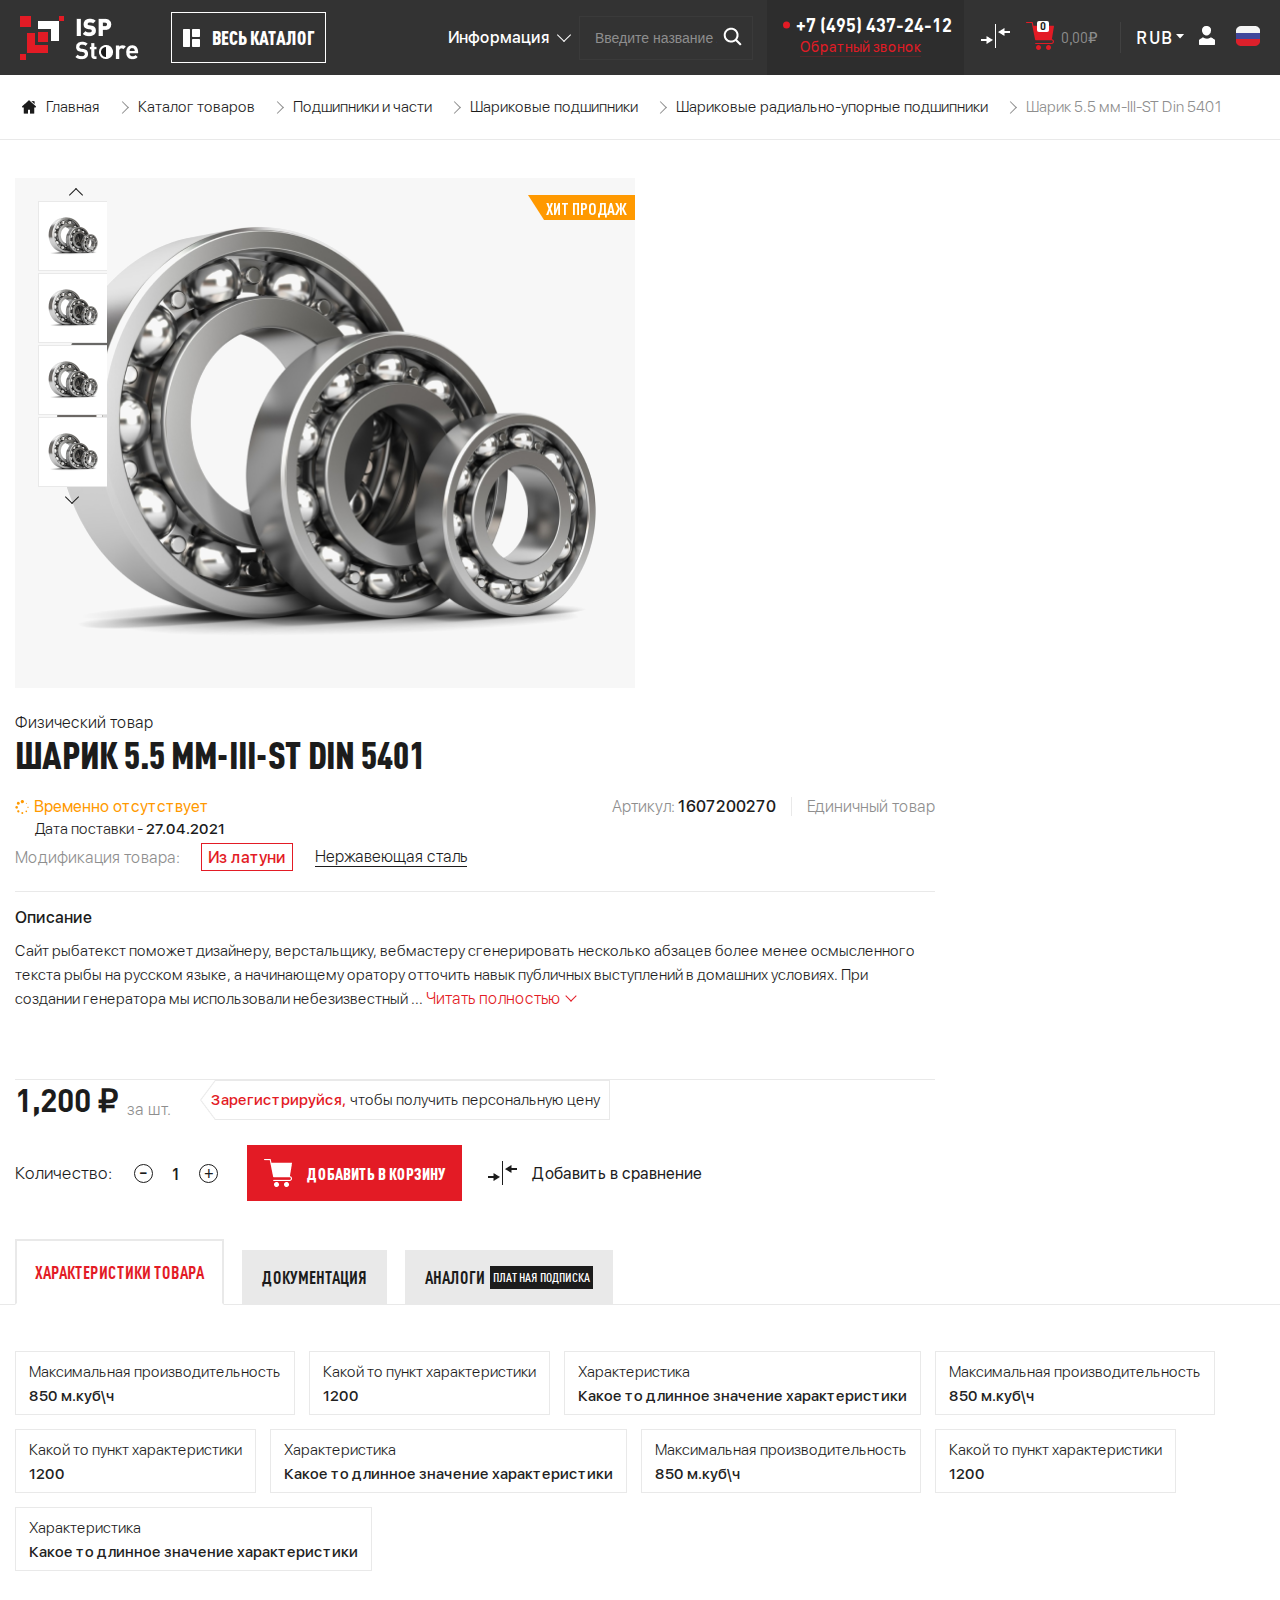
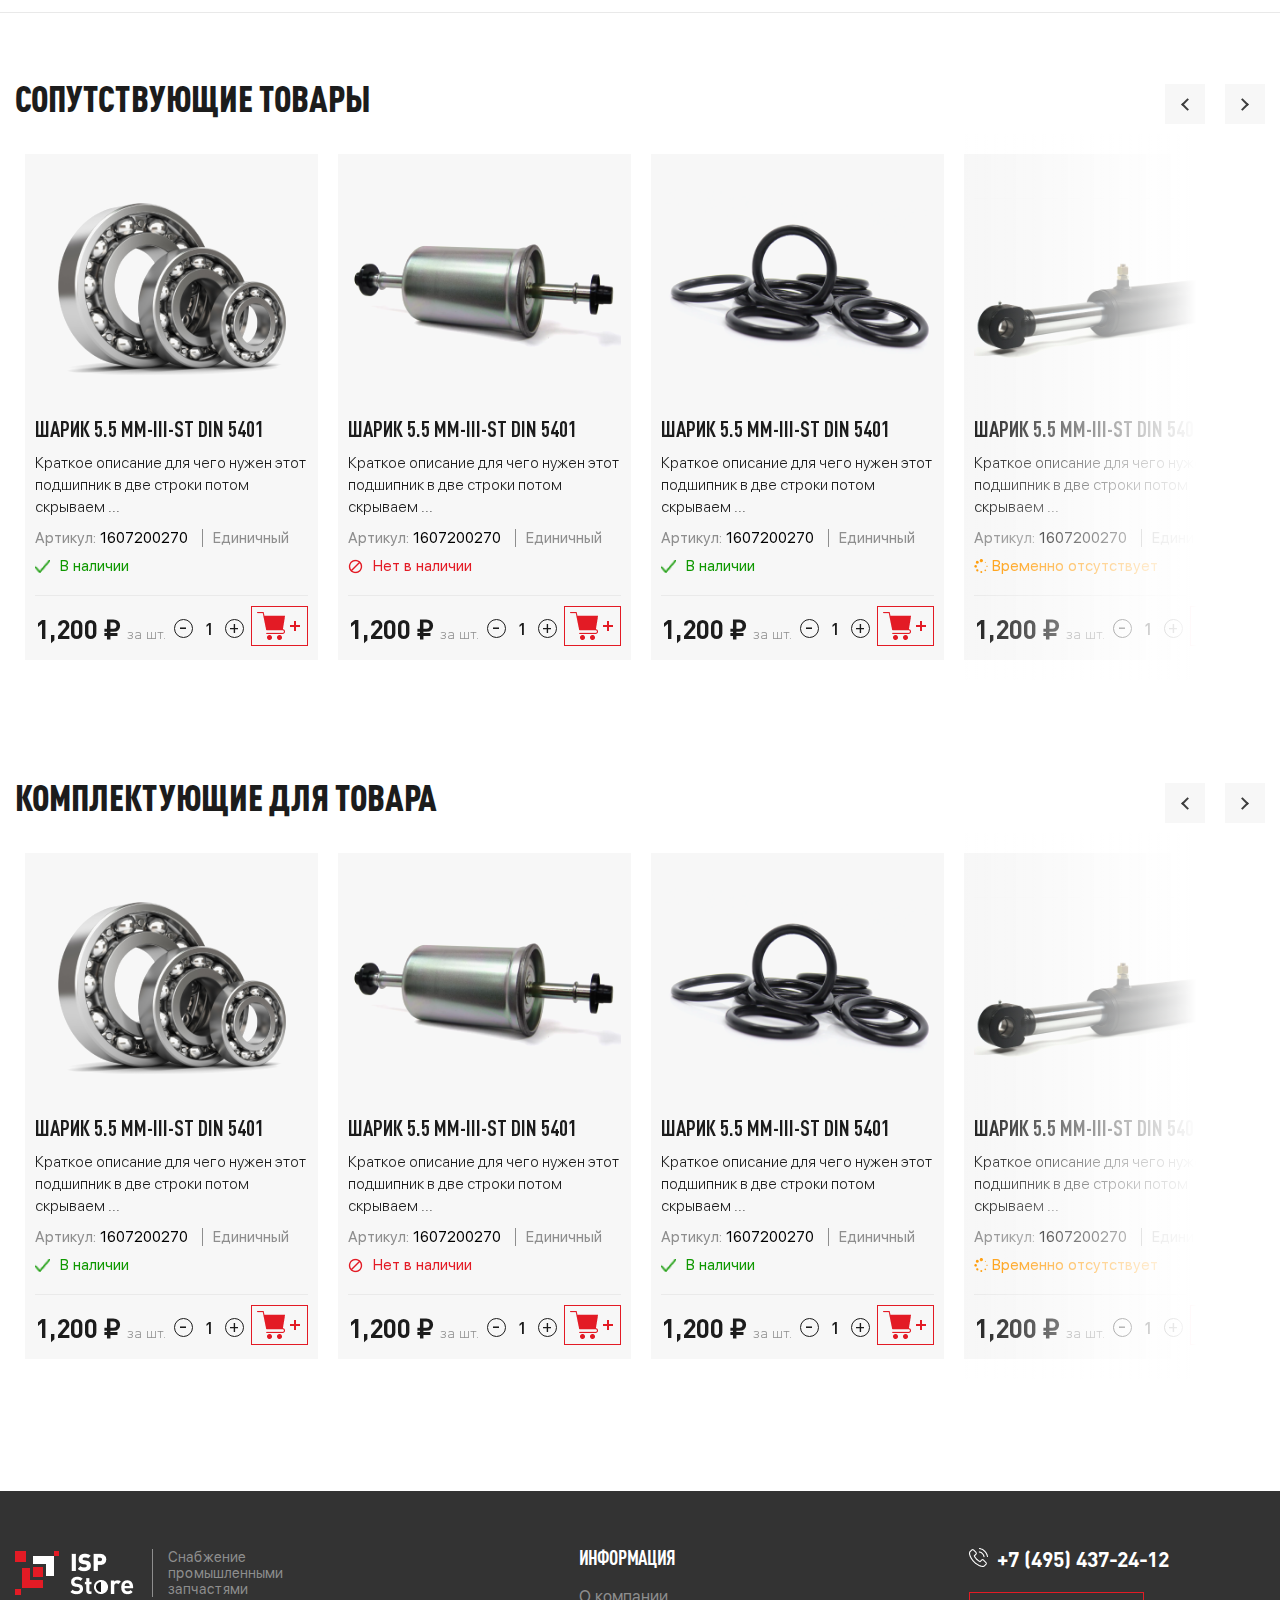
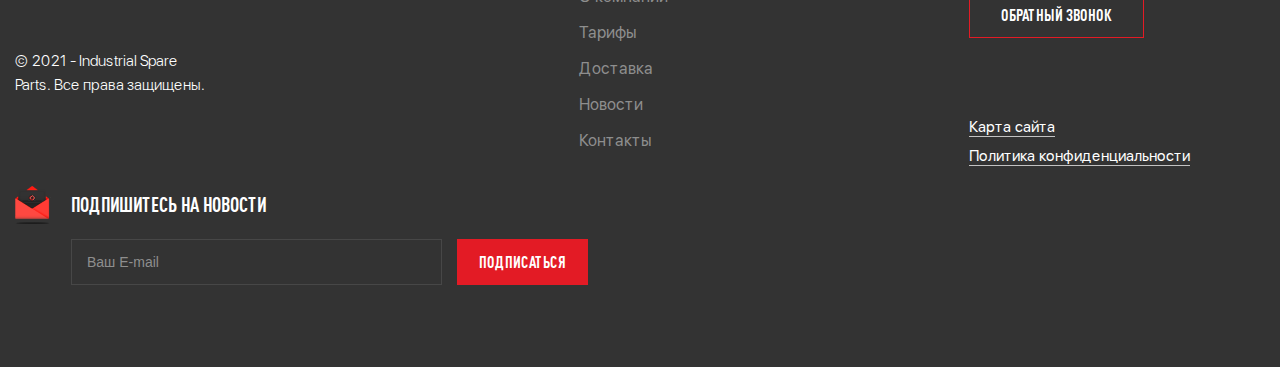
<file: card.html>
<!DOCTYPE html>
<html lang="en">

<head>
    <meta charset="UTF-8">
    <meta name="viewport"
          content="width=device-width, user-scalable=no, initial-scale=1.0, maximum-scale=1.0, minimum-scale=1.0">
    <meta http-equiv="X-UA-Compatible" content="ie=edge">
    <title></title>
    <link rel="stylesheet" href="style.css">
</head>

<body>

<header class="header-out">
    <div class="header-main">
        <div class="header-logo">
            <a href="index.html">
                <img src="assets/img/logo-min.png" alt="">
            </a>
        </div>
        <div class="whole-catalog header-rel">
            <div class="whole-catalog-name">
                <div class="whole-catalog-svg">
                    <svg xmlns="http://www.w3.org/2000/svg" width="17" height="18" viewBox="0 0 17 18" fill="none">
                        <path d="M6.41667 0H0.583333C0.261157 0 0 0.447698 0 1V11C0 11.5523 0.261157 12 0.583333 12H6.41667C6.73884 12 7 11.5523 7 11V1C7 0.447698 6.73884 0 6.41667 0Z"
                              fill="white"/>
                        <path d="M16.3333 0H9.66667C9.29846 0 9 0.298466 9 0.666667V7.33333C9 7.70153 9.29846 8 9.66667 8H16.3333C16.7015 8 17 7.70153 17 7.33333V0.666667C17 0.298466 16.7015 0 16.3333 0Z"
                              fill="white"/>
                        <path d="M6.41667 10H0.583333C0.261157 10 0 10.2985 0 10.6667V17.3333C0 17.7015 0.261157 18 0.583333 18H6.41667C6.73884 18 7 17.7015 7 17.3333V10.6667C7 10.2985 6.73884 10 6.41667 10Z"
                              fill="white"/>
                        <path d="M16.3333 10H9.66667C9.29846 10 9 10.2985 9 10.6667V17.3333C9 17.7015 9.29846 18 9.66667 18H16.3333C16.7015 18 17 17.7015 17 17.3333V10.6667C17 10.2985 16.7015 10 16.3333 10Z"
                              fill="white"/>
                    </svg>
                </div>
                <strong>весь Каталог</strong>
            </div>
            <div class="whole-catalog-drop ">
                <ul>
                    <li>
                        <a href="#">
                            <div class="whole-catalog-icon">
                                <svg xmlns="http://www.w3.org/2000/svg" width="19" height="19" viewBox="0 0 19 19"
                                     fill="none">
                                    <path d="M7.63378 8.9424C7.67226 8.81388 7.72334 8.6908 7.78616 8.57489L5.57388 6.36261C4.99426 7.08647 4.61036 7.9733 4.50293 8.94243H7.63378V8.9424Z"
                                          fill="#E31B25"/>
                                    <path d="M11.366 10.0576C11.3275 10.1861 11.2764 10.3092 11.2136 10.4251L13.4259 12.6374C14.0056 11.9135 14.3895 11.0267 14.4969 10.0576H11.366V10.0576Z"
                                          fill="#E31B25"/>
                                    <path d="M17.8014 10.0576V8.94239H19C18.9528 8.1202 18.8017 7.31772 18.5525 6.55026L17.4322 6.9894L17.0252 5.95108L18.1455 5.51191C17.7566 4.66998 17.2422 3.88389 16.6118 3.17677L15.7642 4.02434L14.9757 3.23576L15.8232 2.38819C15.2085 1.8402 14.5342 1.37965 13.8153 1.01315L13.3337 2.11577L12.3117 1.66939L12.7933 0.566685C11.923 0.246391 11.0034 0.0542745 10.0576 0V1.19861H8.94239V0C8.1202 0.0472113 7.31772 0.198325 6.55022 0.447541L6.98936 1.56775L5.95105 1.97477L5.51187 0.854488C4.66998 1.24341 3.88386 1.75782 3.17673 2.38819L4.0243 3.23576L3.23572 4.02434L2.38819 3.17677C1.8402 3.79152 1.37965 4.46582 1.01315 5.18473L2.11577 5.66633L1.66939 6.68832L0.566685 6.20673C0.246391 7.07702 0.0542745 7.99663 0 8.94239H1.19861V10.0576H0C0.0472113 10.8798 0.198325 11.6823 0.447541 12.4497L1.56775 12.0106L1.97477 13.0489L0.854488 13.4881C1.24341 14.3299 1.75782 15.1161 2.38819 15.8232L3.23572 14.9757L4.0243 15.7642L3.17673 16.6118C3.79148 17.1598 4.46578 17.6203 5.1847 17.9869L5.66629 16.8842L6.68829 17.3306L6.20666 18.4333C7.07698 18.7536 7.9966 18.9457 8.94235 19V17.8014H10.0576V19C10.8798 18.9528 11.6822 18.8017 12.4497 18.5525L12.0106 17.4323L13.0489 17.0253L13.488 18.1455C14.3299 17.7566 15.116 17.2422 15.8232 16.6119L14.9756 15.7643L15.7642 14.9757L16.6117 15.8233C17.1597 15.2085 17.6203 14.5342 17.9868 13.8153L16.8842 13.3337L17.3305 12.3117L18.4332 12.7933C18.7535 11.923 18.9457 11.0034 18.9999 10.0577H17.8014V10.0576ZM9.5 15.6432C6.1126 15.6432 3.35676 12.8874 3.35676 9.5C3.35676 6.1126 6.1126 3.35676 9.5 3.35676C12.8874 3.35676 15.6433 6.1126 15.6433 9.5C15.6433 12.8874 12.8874 15.6432 9.5 15.6432Z"
                                          fill="#E31B25"/>
                                    <path d="M11.2136 8.57488C11.2764 8.69079 11.3275 8.81391 11.366 8.94239H14.4969C14.3894 7.97325 14.0055 7.08642 13.4259 6.36256L11.2136 8.57488Z"
                                          fill="#E31B25"/>
                                    <path d="M10.4251 11.2137C10.3092 11.2765 10.1861 11.3276 10.0576 11.3661V14.4969C11.0267 14.3895 11.9136 14.0056 12.6374 13.426L10.4251 11.2137Z"
                                          fill="#E31B25"/>
                                    <path d="M7.78616 10.4252C7.72334 10.3092 7.67226 10.1861 7.63378 10.0576H4.50293C4.61036 11.0268 4.99426 11.9136 5.57388 12.6375L7.78616 10.4252Z"
                                          fill="#E31B25"/>
                                    <path d="M8.94258 11.3661C8.81407 11.3276 8.69098 11.2765 8.57507 11.2137L6.36279 13.426C7.08665 14.0056 7.97348 14.3895 8.94262 14.4969V11.3661H8.94258Z"
                                          fill="#E31B25"/>
                                    <path d="M8.57487 7.7863C8.69078 7.72347 8.8139 7.6724 8.94237 7.63392V4.50307C7.97324 4.6105 7.08641 4.9944 6.36255 5.57402L8.57487 7.7863Z"
                                          fill="#E31B25"/>
                                    <path d="M10.0576 4.50307V7.63392C10.1861 7.6724 10.3092 7.72347 10.4251 7.7863L12.6374 5.57402C11.9136 4.99436 11.0267 4.6105 10.0576 4.50307Z"
                                          fill="#E31B25"/>
                                    <path d="M9.50007 10.3326C9.9599 10.3326 10.3327 9.95983 10.3327 9.5C10.3327 9.04017 9.9599 8.6674 9.50007 8.6674C9.04024 8.6674 8.66748 9.04017 8.66748 9.5C8.66748 9.95983 9.04024 10.3326 9.50007 10.3326Z"
                                          fill="#E31B25"/>
                                </svg>
                            </div>
                            <span>каталог товаров</span>
                        </a>
                        <div class="submenu-head">
                            <div class="submenu-head-block">
                                <div class="submenu-head-info">
                                    <a href="#">Гидравлические системы</a>
                                    <a href="#" class="fonts-ligth">Гидромоторы / Гидронасосы
                                        Гидроцилиндры</a>
                                </div>
                                <div class="submenu-head-info">
                                    <a href="#">Подшипники и части</a>
                                    <a href="#" class="fonts-ligth">Шариковые подшипники</a>
                                    <ul>
                                        <li><a href="#">Шариковые упорные подшипники</a></li>
                                        <li><a href="#">Шариковые радиально-упорные подшипники</a></li>
                                        <li><a href="#">Шариковые радиальные однорядные подшипники</a></li>
                                        <li><a href="#">Шариковые сферические подшипники</a></li>
                                    </ul>
                                    <a href="#" class="fonts-ligth">Роликовые подшипники</a>
                                    <ul>
                                        <li><a href="#">Роликовые игольчатые подшипники</a></li>
                                        <li><a href="#"> Роликовые конические подшипники</a></li>
                                        <li><a href="#">Роликовые сферические подшипники</a></li>
                                        <li><a href="#">Роликовые цилиндрические подшипники</a></li>
                                    </ul>
                                    <a href="#" class="fonts-ligth">Корпусные подшипники</a>
                                    <a href="#" class="fonts-ligth">Шарнирные подшипники</a>
                                    <a href="#" class="fonts-ligth">Ролики опорные</a>
                                </div>
                            </div>
                            <div class="submenu-head-block">
                                <div class="submenu-head-info">
                                    <a href="#">Резина-техническая продукция</a>
                                    <a href="#" class="fonts-ligth">Гидравлические уплотнения</a>
                                    <ul>
                                        <li><a href="#">GUA-RING-02</a></li>
                                        <li><a href="#">PARKER серии AT</a></li>
                                    </ul>
                                    <a href="#" class="fonts-ligth">Уплотнительные кольца круглого сечения</a>
                                    <a href="#" class="fonts-ligth">Манжеты, сальники армированные</a>
                                </div>
                                <div class="submenu-head-info">
                                    <a href="#">Фильтры и части</a>
                                    <a href="#" class="fonts-ligth">Шариковые подшипники</a>
                                    <ul class="href-filter-sub">
                                        <li><a href="#">Воздушно-масляные сепараторы</a></li>
                                        <li><a href="#">Картриджи для гидравлических фильтров</a></li>
                                        <li><a href="#">Масляные фильтры для гидравлических систем</a></li>
                                        <li><a href="#">Воздушные фильтры</a></li>
                                        <li><a href="#">Топливные фильтры</a></li>
                                    </ul>
                                </div>
                            </div>
                        </div>
                    </li>
                    <li>
                        <a href="#">
                            <div class="whole-catalog-icon">
                                <svg xmlns="http://www.w3.org/2000/svg" width="23" height="16" viewBox="0 0 23 16"
                                     fill="none">
                                    <path d="M3 1H0V2H3V1Z" fill="#C1C1C1"/>
                                    <path d="M0 13V15H2V13C1.7045 13.151 1.366 13.2441 1 13.2441C0.634 13.2441 0.2955 13.1514 0 13Z"
                                          fill="#C1C1C1"/>
                                    <path d="M1 12C1.55228 12 2 11.7761 2 11.5C2 11.2239 1.55228 11 1 11C0.447715 11 0 11.2239 0 11.5C0 11.7761 0.447715 12 1 12Z"
                                          fill="#C1C1C1"/>
                                    <path d="M4 0H3.5C3.224 0 3 0.1792 3 0.4V4H4V0Z" fill="#C1C1C1"/>
                                    <path d="M13.4615 0.8H15V0.4C15 0.1792 14.8277 0 14.6154 0H5V4H13.4615V0.8Z"
                                          fill="#C1C1C1"/>
                                    <path d="M23 10H22V12H23V10Z" fill="#C1C1C1"/>
                                    <path d="M21 9H20V13H21V9Z" fill="#C1C1C1"/>
                                    <path d="M17 7V14H18.3335L20 12.9062V8.09375L18.3335 7H17Z" fill="#C1C1C1"/>
                                    <path d="M0 10C0.2955 9.84899 0.634 9.75593 1 9.75593C1.366 9.75593 1.7045 9.84899 2 10V8H0V10Z"
                                          fill="#C1C1C1"/>
                                    <path d="M14.625 5H13.5V15.1538H12.75V5H3.375C3.168 5 3 5.18954 3 5.42308V15.5769C3 15.8105 3.168 16 3.375 16H4.5V6.26923H5.25V16H14.625C14.832 16 15 15.8105 15 15.5769V5.42308C15 5.18996 14.832 5 14.625 5Z"
                                          fill="#C1C1C1"/>
                                    <path d="M15.6667 2H14V4.4375H14.3333C14.8847 4.4375 15.3333 4.98431 15.3333 5.65625V15H15.6667C15.8507 15 16 14.818 16 14.5938V2.40625C16 2.18241 15.8507 2 15.6667 2Z"
                                          fill="#C1C1C1"/>
                                </svg>
                            </div>
                            <span>каталог запасных частей</span>
                        </a>
                        <div class="submenu-head">
                            <div class="submenu-head-block">
                                <div class="submenu-head-info">
                                    <a href="#">Гидравлические системы</a>
                                    <a href="#" class="fonts-ligth">Гидромоторы / Гидронасосы
                                        Гидроцилиндры</a>
                                </div>
                                <div class="submenu-head-info">
                                    <a href="#">Подшипники и части</a>
                                    <a href="#" class="fonts-ligth">Шариковые подшипники</a>
                                    <ul>
                                        <li><a href="#">Шариковые упорные подшипники</a></li>
                                        <li><a href="#">Шариковые радиально-упорные подшипники</a></li>
                                        <li><a href="#">Шариковые радиальные однорядные подшипники</a></li>
                                        <li><a href="#">Шариковые сферические подшипники</a></li>
                                    </ul>
                                    <a href="#" class="fonts-ligth">Роликовые подшипники</a>
                                    <ul>
                                        <li><a href="#">Роликовые игольчатые подшипники</a></li>
                                        <li><a href="#"> Роликовые конические подшипники</a></li>
                                        <li><a href="#">Роликовые сферические подшипники</a></li>
                                        <li><a href="#">Роликовые цилиндрические подшипники</a></li>
                                    </ul>
                                    <a href="#" class="fonts-ligth">Корпусные подшипники</a>
                                    <a href="#" class="fonts-ligth">Шарнирные подшипники</a>
                                    <a href="#" class="fonts-ligth">Ролики опорные</a>
                                </div>
                            </div>
                            <div class="submenu-head-block">
                                <div class="submenu-head-info">
                                    <a href="#">Резина-техническая продукция</a>
                                    <a href="#" class="fonts-ligth">Гидравлические уплотнения</a>
                                    <ul>
                                        <li><a href="#">GUA-RING-02</a></li>
                                        <li><a href="#">PARKER серии AT</a></li>
                                    </ul>
                                    <a href="#" class="fonts-ligth">Уплотнительные кольца круглого сечения</a>
                                    <a href="#" class="fonts-ligth">Манжеты, сальники армированные</a>
                                </div>
                                <div class="submenu-head-info">
                                    <a href="#">Фильтры и части</a>
                                    <a href="#" class="fonts-ligth">Шариковые подшипники</a>
                                    <ul class="href-filter-sub">
                                        <li><a href="#">Воздушно-масляные сепараторы</a></li>
                                        <li><a href="#">Картриджи для гидравлических фильтров</a></li>
                                        <li><a href="#">Масляные фильтры для гидравлических систем</a></li>
                                        <li><a href="#">Воздушные фильтры</a></li>
                                        <li><a href="#">Топливные фильтры</a></li>
                                    </ul>
                                </div>
                            </div>
                        </div>
                    </li>
                    <li>
                        <a href="#">
                            <div class="whole-catalog-icon">
                                <svg xmlns="http://www.w3.org/2000/svg" width="20" height="21" viewBox="0 0 20 21"
                                     fill="none">
                                    <path d="M15.0929 0H3.90717C1.75275 0 0 2.01869 0 4.5C0 6.99332 1.77097 9 3.88387 9H5.63877V5.47421C5.63877 3.89523 6.75409 2.61064 8.12502 2.61064H8.13044C9.49848 2.61402 10.45 3.89861 10.45 5.47421V9H15.0929C17.2473 9 19 6.98131 19 4.5C19 2.01869 17.2473 0 15.0929 0ZM16.1985 3.87249L13.9719 6.43689C13.7546 6.68726 13.4021 6.6873 13.1847 6.43689L12.0715 5.15469C11.8541 4.90432 11.8541 4.49842 12.0715 4.24805C12.2888 3.99768 12.6413 3.99768 12.8587 4.24805L13.5784 5.0769L15.4113 2.96585C15.6287 2.71548 15.9812 2.71548 16.1985 2.96585C16.4159 3.21622 16.4159 3.62217 16.1985 3.87249Z"
                                          fill="#C1C1C1"/>
                                    <path d="M14.8153 21C15.0933 20.1288 16 17.0937 16 15.9754V12.0916C16 11.5682 15.567 11.1424 15.0348 11.1424C14.5028 11.1424 14.0698 11.5682 14.0698 12.0916V13.7476C14.0698 13.8449 13.9884 13.924 13.8882 13.924C13.788 13.924 13.7066 13.8449 13.7066 13.7476V11.1596C13.7066 10.6364 13.2735 10.2107 12.7412 10.2107C12.2091 10.2107 11.7762 10.6364 11.7762 11.1596V13.0047C11.7762 13.102 11.6947 13.1811 11.5945 13.1811C11.4944 13.1811 11.4129 13.102 11.4129 13.0047V10.4169C11.4129 9.89379 10.98 9.46823 10.4478 9.46823C9.91571 9.46823 9.48278 9.89379 9.48278 10.4169V12.2625C9.48278 12.3596 9.40122 12.4388 9.30109 12.4388C9.20085 12.4388 9.11945 12.3596 9.11945 12.2625V6.94889C9.1195 6.42561 8.68641 6 8.15418 6C7.622 6 7.18897 6.42561 7.18897 6.94889V15.1768C7.18897 15.2499 7.14169 15.3163 7.0711 15.342C7.00114 15.3674 6.91932 15.3472 6.87058 15.2928L4.6099 12.7819L4.58337 12.7552C4.4022 12.5887 4.16449 12.4964 3.91429 12.4951H3.90784C3.6476 12.498 3.40697 12.5941 3.23033 12.7661C3.0077 12.9824 2.83323 13.3958 3.26773 14.1376C3.9275 15.2627 4.6486 16.3298 5.28746 17.2751C5.76242 17.9781 6.21112 18.642 6.54563 19.202C6.75947 19.5604 7.20556 20.5014 7.45222 20.9999H14.8153V21Z"
                                          fill="#C1C1C1"/>
                                </svg>
                            </div>
                            <span>подборка оборудования</span>
                        </a>
                        <div class="submenu-head">
                            <div class="submenu-head-block">
                                <div class="submenu-head-info">
                                    <a href="#">Гидравлические системы</a>
                                    <a href="#" class="fonts-ligth">Гидромоторы / Гидронасосы
                                        Гидроцилиндры</a>
                                </div>
                                <div class="submenu-head-info">
                                    <a href="#">Подшипники и части</a>
                                    <a href="#" class="fonts-ligth">Шариковые подшипники</a>
                                    <ul>
                                        <li><a href="#">Шариковые упорные подшипники</a></li>
                                        <li><a href="#">Шариковые радиально-упорные подшипники</a></li>
                                        <li><a href="#">Шариковые радиальные однорядные подшипники</a></li>
                                        <li><a href="#">Шариковые сферические подшипники</a></li>
                                    </ul>
                                    <a href="#" class="fonts-ligth">Роликовые подшипники</a>
                                    <ul>
                                        <li><a href="#">Роликовые игольчатые подшипники</a></li>
                                        <li><a href="#"> Роликовые конические подшипники</a></li>
                                        <li><a href="#">Роликовые сферические подшипники</a></li>
                                        <li><a href="#">Роликовые цилиндрические подшипники</a></li>
                                    </ul>
                                    <a href="#" class="fonts-ligth">Корпусные подшипники</a>
                                    <a href="#" class="fonts-ligth">Шарнирные подшипники</a>
                                    <a href="#" class="fonts-ligth">Ролики опорные</a>
                                </div>
                            </div>
                            <div class="submenu-head-block">
                                <div class="submenu-head-info">
                                    <a href="#">Резина-техническая продукция</a>
                                    <a href="#" class="fonts-ligth">Гидравлические уплотнения</a>
                                    <ul>
                                        <li><a href="#">GUA-RING-02</a></li>
                                        <li><a href="#">PARKER серии AT</a></li>
                                    </ul>
                                    <a href="#" class="fonts-ligth">Уплотнительные кольца круглого сечения</a>
                                    <a href="#" class="fonts-ligth">Манжеты, сальники армированные</a>
                                </div>
                                <div class="submenu-head-info">
                                    <a href="#">Фильтры и части</a>
                                    <a href="#" class="fonts-ligth">Шариковые подшипники</a>
                                    <ul class="href-filter-sub">
                                        <li><a href="#">Воздушно-масляные сепараторы</a></li>
                                        <li><a href="#">Картриджи для гидравлических фильтров</a></li>
                                        <li><a href="#">Масляные фильтры для гидравлических систем</a></li>
                                        <li><a href="#">Воздушные фильтры</a></li>
                                        <li><a href="#">Топливные фильтры</a></li>
                                    </ul>
                                </div>
                            </div>
                        </div>
                    </li>
                    <li>
                        <a href="#">
                            <div class="whole-catalog-icon">
                                <svg xmlns="http://www.w3.org/2000/svg" width="17" height="17" viewBox="0 0 17 17"
                                     fill="none">
                                    <g clip-path="url(#clip0)">
                                        <path d="M9.05537 5.67834L0.484061 14.2497C-0.136405 14.8702 -0.163731 15.881 0.446275 16.5118C1.06946 17.1561 2.0971 17.1627 2.72849 16.5313L11.354 7.90574C10.672 7.13808 9.58343 6.1482 9.05537 5.67834Z"
                                              fill="#C1C1C1"/>
                                        <path d="M14.5744 5.31747C14.4186 5.11052 14.4394 4.82039 14.6226 4.63721L15.0182 4.24156C15.6387 3.62106 15.6661 2.61019 15.056 1.97944C14.4328 1.33513 13.4052 1.32859 12.7739 1.95998L12.3596 2.37425C12.1765 2.5573 11.8864 2.57825 11.6795 2.42256C8.55247 0.0689646 5.0013 -0.606319 3.18738 0.557714C3.09448 0.617313 3.03023 0.715561 3.02339 0.825696C3.01283 0.99533 3.12526 1.14066 3.28261 1.17861C5.3226 1.67025 7.72753 2.88273 9.87408 4.85967C10.4626 5.40168 11.5916 6.53732 12.1371 7.12266C14.1238 9.25456 15.3229 11.6675 15.816 13.7055C15.8415 13.8108 15.9114 13.902 16.0108 13.9451C16.168 14.0134 16.3442 13.9557 16.4327 13.819C17.6047 12.0089 16.9333 8.45131 14.5744 5.31747Z"
                                              fill="#C1C1C1"/>
                                    </g>
                                    <defs>
                                        <clipPath id="clip0">
                                            <rect width="17" height="17" fill="white"/>
                                        </clipPath>
                                    </defs>
                                </svg>
                            </div>
                            <span>добыча полезных ископаемых</span>
                        </a>
                    </li>
                    <li>
                        <a href="#">
                            <div class="whole-catalog-icon">
                                <svg xmlns="http://www.w3.org/2000/svg" width="20" height="20" viewBox="0 0 20 20"
                                     fill="none">
                                    <path d="M15.1975 0.296992C15.0934 0.113281 14.8988 0 14.6877 0H7.6564C7.38746 0 7.15343 0.183125 7.0882 0.444023L4.74445 9.85809C4.70039 10.0332 4.73988 10.2186 4.85089 10.3605C4.96191 10.5029 5.13242 10.5859 5.31265 10.5859H7.98257L4.76394 19.208C4.66093 19.4827 4.77711 19.7911 5.03515 19.9302C5.29437 20.0691 5.61507 19.9947 5.78644 19.7585L15.1614 6.82879C15.2913 6.65082 15.3096 6.41508 15.2101 6.21824C15.11 6.02199 14.908 5.8984 14.6877 5.8984H12.2071L15.19 0.887461C15.2988 0.706094 15.3016 0.480664 15.1975 0.296992Z"
                                          fill="#C1C1C1"/>
                                </svg>
                            </div>
                            <span>энергетика</span>
                        </a>
                    </li>
                    <li>
                        <a href="#">
                            <div class="whole-catalog-icon">
                                <svg xmlns="http://www.w3.org/2000/svg" width="21" height="21" viewBox="0 0 21 21"
                                     fill="none">
                                    <path d="M17.5764 15.9781C17.9545 15.9781 18.2611 15.6715 18.2611 15.2934C18.2611 14.9152 17.9545 14.6086 17.5764 14.6086C17.1982 14.6086 16.8916 14.9152 16.8916 15.2934C16.8916 15.6715 17.1982 15.9781 17.5764 15.9781Z"
                                          fill="#C1C1C1"/>
                                    <path d="M8.90277 15.9781C9.28095 15.9781 9.58753 15.6715 9.58753 15.2934C9.58753 14.9152 9.28095 14.6086 8.90277 14.6086C8.52459 14.6086 8.21802 14.9152 8.21802 15.2934C8.21802 15.6715 8.52459 15.9781 8.90277 15.9781Z"
                                          fill="#C1C1C1"/>
                                    <path d="M17.5762 11.8695H8.90259C8.13137 11.8695 7.42131 12.1289 6.84832 12.5607V8.44572C6.84832 8.13519 6.63922 7.8635 6.33923 7.78393C6.04006 7.70461 5.72359 7.83651 5.56888 8.10603L0.0908306 17.6926C-0.169249 18.149 0.160188 18.7171 0.685516 18.7171H3.42454C4.54517 18.7171 5.53861 18.1736 6.16356 17.3389C6.78852 18.1736 7.78196 18.7171 8.90259 18.7171H17.5762C19.4641 18.7171 20.9999 17.1812 20.9999 15.2933C21 13.4053 19.4641 11.8695 17.5762 11.8695ZM8.90259 17.3475C7.76982 17.3475 6.84832 16.426 6.84832 15.2933C6.84832 14.1605 7.76982 13.239 8.90259 13.239C10.0354 13.239 10.9569 14.1605 10.9569 15.2933C10.9569 16.426 10.0354 17.3475 8.90259 17.3475ZM17.5762 17.3475C16.4434 17.3475 15.5219 16.426 15.5219 15.2933C15.5219 14.1605 16.4434 13.239 17.5762 13.239C18.7089 13.239 19.6304 14.1605 19.6304 15.2933C19.6304 16.426 18.7089 17.3475 17.5762 17.3475Z"
                                          fill="#C1C1C1"/>
                                    <path d="M17.5761 2.2829H13.4676C13.1533 2.2829 12.8795 2.49667 12.8033 2.80158L11.5635 7.76099H10.9568V7.07623C10.9568 6.69798 10.6501 6.39147 10.272 6.39147C9.894 6.39147 9.58729 6.69798 9.58729 7.07623V8.13156C8.76997 8.60607 8.21777 9.48881 8.21777 10.5V10.5547C8.44205 10.5224 8.66944 10.5 8.90253 10.5H17.5761C18.3119 10.5 19.0067 10.6715 19.6304 10.9691V4.33717C19.6304 3.2044 18.7089 2.2829 17.5761 2.2829ZM16.8913 7.07623C16.8913 7.45439 16.5848 7.76099 16.2066 7.76099H12.975L14.0021 3.65245H16.2066C16.5848 3.65245 16.8913 3.95904 16.8913 4.33721V7.07623Z"
                                          fill="#C1C1C1"/>
                                </svg>
                            </div>
                            <span>спецтехника</span>
                        </a>
                    </li>
                    <li>
                        <a href="#">
                            <div class="whole-catalog-icon">
                                <svg xmlns="http://www.w3.org/2000/svg" width="22" height="22" viewBox="0 0 22 22"
                                     fill="none">
                                    <path d="M13 14.5C13 17.5376 10.5376 20 7.5 20C4.46243 20 2 17.5376 2 14.5C2 11.4624 4.46243 9 7.5 9C10.5376 9 13 11.4624 13 14.5Z"
                                          fill="#C1C1C1"/>
                                    <path d="M12.874 4.00256C12.8499 4.1932 12.8333 4.38614 12.8333 4.58333C12.8333 4.78053 12.8499 4.97349 12.874 5.16411L13.891 5.58127C13.9696 5.85939 14.0786 6.12434 14.217 6.37138L13.7938 7.38372C14.0322 7.69163 14.3082 7.96763 14.6161 8.20603L15.6285 7.78294C15.8755 7.9213 16.1405 8.03026 16.4186 8.1089L16.8358 9.12588C17.0265 9.15005 17.2194 9.16667 17.4166 9.16667C17.6138 9.16667 17.8067 9.15005 17.9974 9.12588L18.4145 8.1089C18.6927 8.03032 18.9576 7.92136 19.2047 7.78297L20.217 8.20608C20.5249 7.96768 20.8009 7.69169 21.0393 7.38377L20.6162 6.37141C20.7546 6.12436 20.8635 5.85942 20.9421 5.58129L21.9591 5.16411C21.9833 4.97347 21.9999 4.78053 21.9999 4.58333C21.9999 4.38614 21.9833 4.1932 21.9591 4.00256L20.9421 3.58537C20.8636 3.30725 20.7546 3.0423 20.6162 2.79526L21.0393 1.78292C20.801 1.47501 20.5249 1.19901 20.217 0.960639L19.2047 1.38373C18.9576 1.24534 18.6927 1.13638 18.4145 1.05777L17.9974 0.0407871C17.8067 0.0166146 17.6138 0 17.4166 0C17.2194 0 17.0265 0.0166146 16.8358 0.0407871L16.4186 1.05777C16.1405 1.13635 15.8756 1.24534 15.6285 1.3837L14.6162 0.960584C14.3083 1.19895 14.0323 1.47495 13.7939 1.78287L14.217 2.79526C14.0786 3.0423 13.9696 3.30725 13.891 3.58537L12.874 4.00256ZM17.4166 2.75C18.4291 2.75 19.2499 3.5708 19.2499 4.58333C19.2499 5.59584 18.4291 6.41667 17.4166 6.41667C16.404 6.41667 15.5833 5.59584 15.5833 4.58333C15.5833 3.5708 16.404 2.75 17.4166 2.75Z"
                                          fill="#C1C1C1"/>
                                    <path d="M6.60399 7.37016L6.32133 8.58121C5.92078 8.6474 5.53407 8.7516 5.16346 8.89094L4.31725 7.98749C3.87065 8.18952 3.44916 8.43501 3.05566 8.7185L3.41347 9.89522C3.1028 10.1507 2.81754 10.4359 2.56201 10.7466L1.38532 10.3888C1.10176 10.7823 0.856263 11.2038 0.654211 11.6504L1.55764 12.4967C1.41827 12.8673 1.31406 13.2541 1.24786 13.6546L0.0368172 13.9373C0.0131228 14.1773 0 14.4204 0 14.6667C0 14.9129 0.0131228 15.156 0.0368211 15.396L1.24786 15.6787C1.31406 16.0792 1.41826 16.4659 1.5576 16.8366L0.654145 17.6828C0.856174 18.1294 1.10166 18.5508 1.38515 18.9444L2.56187 18.5866C2.81742 18.8972 3.10261 19.1824 3.41328 19.438L3.05547 20.6147C3.44897 20.8983 3.87049 21.1437 4.31709 21.3458L5.16335 20.4424C5.53398 20.5817 5.92072 20.6859 6.32129 20.7521L6.60398 21.9632C6.84398 21.9869 7.08709 22 7.33333 22C7.57956 22 7.82269 21.9869 8.06267 21.9632L8.34534 20.7521C8.74588 20.6859 9.1326 20.5818 9.50321 20.4424L10.3494 21.3459C10.796 21.1438 11.2175 20.8983 11.611 20.6148L11.2532 19.4381C11.5639 19.1826 11.8491 18.8974 12.1047 18.5867L13.2814 18.9445C13.5649 18.551 13.8104 18.1295 14.0125 17.6829L13.1091 16.8366C13.2484 16.466 13.3526 16.0793 13.4188 15.6787L14.6299 15.396C14.6535 15.156 14.6667 14.9129 14.6667 14.6667C14.6667 14.4205 14.6535 14.1773 14.6298 13.9373L13.4188 13.6547C13.3526 13.2541 13.2484 12.8674 13.1091 12.4968L14.0125 11.6506C13.8105 11.204 13.565 10.7825 13.2815 10.389L12.1048 10.7468C11.8492 10.4361 11.5641 10.1509 11.2534 9.89536L11.6112 8.71864C11.2177 8.4351 10.7962 8.18958 10.3496 7.98755L9.50332 8.89098C9.13269 8.75162 8.74595 8.6474 8.34538 8.5812L8.06269 7.37016C7.82269 7.34647 7.57958 7.33334 7.33333 7.33334C7.08711 7.33334 6.84398 7.34647 6.60399 7.37016ZM11.5789 14.6667C11.5789 17.0115 9.67812 18.9123 7.33333 18.9123C4.98855 18.9123 3.08772 17.0115 3.08772 14.6667C3.08772 12.3219 4.98855 10.4211 7.33333 10.4211C9.67812 10.4211 11.5789 12.3219 11.5789 14.6667Z"
                                          fill="#C1C1C1"/>
                                    <path d="M12.4587 2.50378L13.3169 1.93132L13.6984 2.50325L12.8403 3.07571L12.4587 2.50378Z"
                                          fill="#C1C1C1"/>
                                    <path d="M11.0298 3.45938L11.8877 2.88711L12.2692 3.45904L11.4113 4.03131L11.0298 3.45938Z"
                                          fill="#C1C1C1"/>
                                    <path d="M9.60034 4.41321L10.4582 3.84094L10.8398 4.41286L9.98186 4.98514L9.60034 4.41321Z"
                                          fill="#C1C1C1"/>
                                    <path d="M6.74072 6.32077L7.59862 5.7485L7.98013 6.32043L7.12224 6.8927L6.74072 6.32077Z"
                                          fill="#C1C1C1"/>
                                    <path d="M5.31128 7.27466L6.16917 6.70238L6.55069 7.27431L5.69279 7.84659L5.31128 7.27466Z"
                                          fill="#C1C1C1"/>
                                    <path d="M8.17041 5.36694L9.0283 4.79467L9.40982 5.3666L8.55193 5.93887L8.17041 5.36694Z"
                                          fill="#C1C1C1"/>
                                    <path d="M15.9116 13.7304L16.4428 12.8465L17.0321 13.2006L16.5009 14.0846L15.9116 13.7304Z"
                                          fill="#C1C1C1"/>
                                    <path d="M16.7971 12.2565L17.3283 11.3725L17.9176 11.7267L17.3864 12.6106L16.7971 12.2565Z"
                                          fill="#C1C1C1"/>
                                    <path d="M14.1416 16.6783L14.6728 15.7943L15.2621 16.1484L14.7309 17.0324L14.1416 16.6783Z"
                                          fill="#C1C1C1"/>
                                    <path d="M15.0264 15.2044L15.5577 14.3202L16.147 14.6743L15.6157 15.5586L15.0264 15.2044Z"
                                          fill="#C1C1C1"/>
                                    <path d="M18.5671 9.30853L19.0983 8.42461L19.6876 8.77873L19.1564 9.66265L18.5671 9.30853Z"
                                          fill="#C1C1C1"/>
                                    <path d="M17.6819 10.7827L18.2131 9.89873L18.8023 10.2528L18.2712 11.1368L17.6819 10.7827Z"
                                          fill="#C1C1C1"/>
                                </svg>
                            </div>
                            <span>машиностроение</span>
                        </a>
                    </li>
                </ul>
            </div>
        </div>
        <div class="header-menu">
            <div class="open-menu">
                <span></span>
                <span></span>
                <span></span>
                <span></span>
            </div>
            <div class="for-mobile-bg"></div>
            <div class="menu-cnt mobile-bg-1">
                <div class="sidenav">
                    <div class="clic-res-min">
                        <div class="clic-res d_none">
                            <p>Информация</p>
                        </div>
                        <ul class="open-res">
                            <li><a href="#">О нас</a></li>
                            <li><a href="#">Тарифы</a></li>
                            <li><a href="#">Доставка</a></li>
                            <li><a href="#">Новости</a></li>
                            <li><a href="#">Контакты</a></li>
                        </ul>
                    </div>

                    <div class="header-block-flex">
                        <div class="header-form">
                            <form>
                                <div class="header-form-info">
                                    <label>
                                        <input type="text" placeholder="Введите название / парт номер / модель ..." class="click-ops-sub-men">
                                        <button><img src="assets/img/search-icon.png" alt=""></button>
                                    </label>
                                </div>
                            </form>
                            <div class="header-form-info-open d_none">
                                <div class="header-form-info-scrall">
                                    <div class="header-form-info-yntrac">
                                        <strong><span>Гидро</span>моторы / Гидронасосы</strong>
                                        <p>Категория</p>
                                    </div>
                                    <div class="header-form-info-yntrac">
                                        <strong><span>Гидро</span>цилиндры</strong>
                                        <p>Категория</p>
                                    </div>
                                    <div class="header-form-info-yntrac">
                                        <strong><span>Гидро</span>цилиндр ЦБХ 211А New version</strong>
                                        <p>Единичный товар</p>
                                    </div>
                                    <div class="header-form-info-yntrac">
                                        <strong><span>Гидро</span>цилиндр ЦБХ 211А New</strong>
                                        <p>Сборный товар</p>
                                    </div>
                                    <div class="header-form-info-yntrac">
                                        <strong><span>Гидро</span>цилиндр ЦБХ 211А New</strong>
                                        <p>Сборный товар</p>
                                    </div>
                                    <div class="header-form-info-yntrac">
                                        <strong><span>Гидро</span>цилиндр ЦБХ 211А New version</strong>
                                        <p>Единичный товар</p>
                                    </div>
                                    <div class="header-form-info-yntrac">
                                        <strong><span>Гидро</span>цилиндр ЦБХ 211А New</strong>
                                        <p>Сборный товар</p>
                                    </div>
                                    <div class="header-form-info-yntrac">
                                        <strong><span>Гидро</span>цилиндр ЦБХ 211А New</strong>
                                        <p>Сборный товар</p>
                                    </div>
                                </div>
                            </div>
                        </div>
                        <div class="header-phone">
                            <a href="tel: +7 (495) 437-24-12" class="header-phone-number">+7 (495) 437-24-12</a>
                            <a href="#" class="back-call-lin">Обратный звонок</a>
                        </div>
                    </div>
                    <div class="header-from-danni">
                        <div class="cravnenia-tavar-marg">
                            <a href="#" class="cravnenia-tavar">
                                <img src="assets/img/srevs4.png" alt="">
                            </a>
                        </div>
                        <div class="block-revise">
                            <a href="#">
                                <span>0</span>
                                <img src="assets/img/noun_cart_3721.svg" alt="">
                            </a>
                            <p>0,00₽</p>
                        </div>
                        <div class="header-leng">
                            <strong>RUB</strong>
                            <div class="header-leng-droup d_none">
                                <ul>
                                    <li><a href="#">USD</a></li>
                                </ul>
                            </div>
                        </div>
                        <div class="href-user">
                            <a href="#">
                                <img src="assets/img/user-icon.png" alt="">
                            </a>
                        </div>
                        <div class="header-flag">
                            <a href="javascript:;" class="header-flag-main">
                                <img src="assets/img/flag.png" alt="">
                            </a>
                            <div class="header-flag-droup d_none">
                                <ul>
                                    <li><img src="assets/img/flag-brit.png" alt=""></li>
                                </ul>
                            </div>
                        </div>
                    </div>
                </div>
            </div>
        </div>


    </div>
</header>

<section>
    <div class="menu-pages">
        <ul>
            <li><a href="#"><img src="assets/img/home21.png" alt=""> Главная</a></li>
            <li><a href="#"> Каталог товаров</a></li>
            <li><a href="#">Подшипники и части</a></li>
            <li><a href="#">Шариковые подшипники</a></li>
            <li><a href="#">Шариковые радиально-упорные подшипники</a></li>
            <li>Шарик 5.5 мм-III-ST Din 5401</li>
        </ul>
    </div>
</section>

<section>
    <div class="container">
        <div class="physical-item-main">
            <div class="physical-item-photo">
                <div class="physical-item-slider">
                    <div class="physical-item-slider-box">
                        <div class="physical-item-sl-fon">
                            <span>хит продаж</span>

                            <div class="physical-item-img" style="background-image: url('assets/img/830ec1.png')">
                            </div>
                        </div>
                    </div>
                    <div class="physical-item-slider-box">
                        <div class="physical-item-sl-fon">
                            <span>хит продаж</span>

                            <div class="physical-item-img" style="background-image: url('assets/img/830ec1.png')">
                            </div>
                        </div>
                    </div>
                    <div class="physical-item-slider-box">
                        <div class="physical-item-sl-fon">
                            <span>хит продаж</span>

                            <div class="physical-item-img" style="background-image: url('assets/img/830ec1.png')">
                            </div>
                        </div>
                    </div>
                    <div class="physical-item-slider-box">
                        <div class="physical-item-sl-fon">
                            <span>хит продаж</span>

                            <div class="physical-item-img" style="background-image: url('assets/img/830ec1.png')">
                            </div>
                        </div>
                    </div>
                    <div class="physical-item-slider-box">
                        <div class="physical-item-sl-fon">
                            <span>хит продаж</span>

                            <div class="physical-item-img" style="background-image: url('assets/img/830ec1.png')">
                            </div>
                        </div>
                    </div>
                </div>
                <div class="physical-item-small-slider">
                    <div class="physical-item-small-box">
                        <div class="physical-item-small-img">
                            <img src="assets/img/830ec02.png" alt="">
                        </div>
                    </div>
                    <div class="physical-item-small-box">
                        <div class="physical-item-small-img">
                            <img src="assets/img/830ec02.png" alt="">
                        </div>
                    </div>
                    <div class="physical-item-small-box">
                        <div class="physical-item-small-img">
                            <img src="assets/img/830ec02.png" alt="">
                        </div>
                    </div>
                    <div class="physical-item-small-box">
                        <div class="physical-item-small-img">
                            <img src="assets/img/830ec02.png" alt="">
                        </div>
                    </div>
                    <div class="physical-item-small-box">
                        <div class="physical-item-small-img">
                            <img src="assets/img/830ec02.png" alt="">
                        </div>
                    </div>
                </div>
            </div>

            <div class="physical-item-info">
                <div class="physical-item-info-title">
                    <span>Физический товар</span>
                    <h2>шарик 5.5 мм-III-ST din 5401</h2>
                </div>
                <div class="vendor-code-item">
                    <div class="vendor-code-item-text">
                       <div class="vendor-code-animation">
                           <img class="image" src="assets/img/icons/pending.png" alt="">
                           <p class="slider-pay-pending">
                               Временно отсутствует
                           </p>
                       </div>
                        <span>Дата поставки - <strong>27.04.2021</strong></span>
                    </div>
                    <div class="vendor-code-item-kod">
                        <p>Артикул:<strong> 1607200270</strong></p>
                        <p>Единичный товар</p>
                    </div>
                </div>
                <div class="item-modification">
                    <p>Модификация товара:</p>
                    <div class="item-modification-iz">
                        <a href="#">Из латуни</a>
                    </div>
                    <a href="#">Нержавеющая сталь</a>
                </div>
                <div class="fishtext-website-will">
                    <strong>Описание</strong>
                    <p>
                        Сайт рыбатекст поможет дизайнеру, верстальщику, вебмастеру сгенерировать несколько абзацев более
                        менее осмысленного текста рыбы на русском языке, а начинающему оратору отточить навык
                        публичных выступлений в домашних условиях. При создании генератора мы
                        использовали небезизвестный ... <a href="#" class="click-dal-chit">Читать полностью</a>
                    </p>
                    <p class="none-text-in-card ">
                        вебмастеру сгенерировать несколько абзацев более
                        менее осмысленного текста рыбы на русском языке, а начинающему оратору отточить навык
                        публичных выступлений в домашних условиях. При создании генератора мы
                        использовали небезизвестный

                        <a href="#" class="roll-up">свернуть</a>
                    </p>
                </div>
                <div class="get-personalized-item">
                    <div class="get-personalized-price">
                        <strong>1,200 ₽</strong>
                        <p>за шт.</p>
                    </div>
                    <div class="get-personalized-ramk" style="background-image: url('assets/img/Rectangle365.png')">
                        <a href="#">Зарегистрируйся,</a>
                        <p>чтобы получить персональную цену</p>
                    </div>
                </div>
                <div class="kalichestvo-carz">
                    <p>Количество:</p>
                    <div class="slider-product-calc">
                            <span onclick="incrementDecrementCount.decrement(this)" class="decrement-count"
                                  style="background-image: url('assets/img/icons/decrement.png')">

                            </span>
                        <p class="card-count">1</p>
                        <span onclick="incrementDecrementCount.increment(this)" class="increment-count"
                              style="background-image: url('assets/img/icons/increment.png')"></span>
                    </div>
                    <div class="append-carzin">
                        <button class="btn"><img src="assets/img/noun_cart_372021.png" alt=""> <span>добавить в корзину</span>
                        </button>
                    </div>
                    <div class="noun-compare">
                        <a href="#"><img src="assets/img/noun_Compare_821503.png" alt="">Добавить в сравнение</a>
                    </div>
                </div>
            </div>
        </div>
    </div>
</section>

<section>
    <div class="product-characteristics">
        <div class="container">
            <div class="product-characteristics-main">
                <div class="reviews-min-text-hrefs">
                    <ul>
                        <li class="click-reviews country-city-min active-href" data-catalog="delivery">
                                характеристики товара
                        </li>
                        <li class="click-reviews country-city-min " data-catalog="deli2">
                                документация
                        </li>
                        <li class="click-reviews country-city-min " data-catalog="deli3">
                                Аналоги
                                <p>Платная подписка</p>
                        </li>
                    </ul>
                </div>
                <div class="reviews-min-info">
                    <div class="reviews-min-block-js" data-catalog="delivery">
                        <div class="maximum-productivity">
                            <div class="maximum-productivity-box">
                                <p>Максимальная производительность</p>
                                <strong>850 м.куб\ч</strong>
                            </div>
                            <div class="maximum-productivity-box">
                                <p>Какой то пункт характеристики</p>
                                <strong>1200</strong>
                            </div>
                            <div class="maximum-productivity-box">
                                <p>Характеристика</p>
                                <strong>Какое то длинное значение характеристики</strong>
                            </div>
                            <div class="maximum-productivity-box">
                                <p>Максимальная производительность</p>
                                <strong>850 м.куб\ч</strong>
                            </div>
                            <div class="maximum-productivity-box">
                                <p>Какой то пункт характеристики</p>
                                <strong>1200</strong>
                            </div>
                            <div class="maximum-productivity-box">
                                <p>Характеристика</p>
                                <strong>Какое то длинное значение характеристики</strong>
                            </div>
                            <div class="maximum-productivity-box">
                                <p>Максимальная производительность</p>
                                <strong>850 м.куб\ч</strong>
                            </div>

                            <div class="maximum-productivity-box">
                                <p>Какой то пункт характеристики</p>
                                <strong>1200</strong>
                            </div>
                            <div class="maximum-productivity-box">
                                <p>Характеристика</p>
                                <strong>Какое то длинное значение характеристики</strong>
                            </div>
                        </div>
                    </div>
                    <div class="reviews-min-block-js" data-catalog="deli2">
                        <div class="specifications-info">
                            <div class="specifications-box">
                                <a href="#" download="">
                                    <img src="assets/img/Group763.png" alt="">
                                    <div class="specifications-box-name">
                                        <p>Технические характеристики</p>
                                        <span>PDF</span>
                                    </div>
                                </a>
                            </div>
                            <div class="specifications-box">
                                <a href="#" download="">
                                    <img src="assets/img/Group763.png" alt="">
                                    <div class="specifications-box-name">
                                        <p>Технические характеристики</p>
                                        <span>PDF</span>
                                    </div>
                                </a>
                            </div>
                            <div class="specifications-box">
                                <a href="#" download="">
                                    <img src="assets/img/Group763.png" alt="">
                                    <div class="specifications-box-name">
                                        <p>Технические характеристики</p>
                                        <span>PDF</span>
                                    </div>
                                </a>
                            </div>
                            <div class="specifications-box">
                                <a href="#" download="">
                                    <img src="assets/img/Group763.png" alt="">
                                    <div class="specifications-box-name">
                                        <p>Технические характеристики</p>
                                        <span>PDF</span>
                                    </div>
                                </a>
                            </div>
                            <div class="specifications-box">
                                <a href="#" download="">
                                    <img src="assets/img/Group763.png" alt="">
                                    <div class="specifications-box-name">
                                        <p>Технические характеристики</p>
                                        <span>PDF</span>
                                    </div>
                                </a>
                            </div>
                            <div class="specifications-box">
                                <a href="#" download="">
                                    <img src="assets/img/Group763.png" alt="">
                                    <div class="specifications-box-name">
                                        <p>Технические характеристики</p>
                                        <span>PDF</span>
                                    </div>
                                </a>
                            </div>
                            <div class="specifications-box">
                                <a href="#" download="">
                                    <img src="assets/img/Group763.png" alt="">
                                    <div class="specifications-box-name">
                                        <p>Технические характеристики</p>
                                        <span>PDF</span>
                                    </div>
                                </a>
                            </div>
                            <div class="specifications-box">
                                <a href="#" download="">
                                    <img src="assets/img/Group763.png" alt="">
                                    <div class="specifications-box-name">
                                        <p>Технические характеристики</p>
                                        <span>PDF</span>
                                    </div>
                                </a>
                            </div>
                        </div>
                    </div>

                    <div class="reviews-min-block-js" data-catalog="deli3">
                        <div class="information-is-available-flex">
                                <div class="information-is-available-block">
                                    <h3>Информация недоступна.</h3>

                                    <p>
                                        Данная информация доступна только премиум пользователям
                                        с оплаченным тарифом. Пожалуйста оплатите любой удобный для
                                        Вас тариф в личном кабинете и Вам станет доступна эта информация.
                                    </p>
                                    <div class="mation-is-avai-flex">
                                        <a href="#">выбрать тариф</a>
                                        <div class="mation-is-avai-tarif">
                                            <img src="assets/img/written-convers1.png" alt="">
                                            <a href="#">Зачем мне тариф?</a>
                                        </div>
                                    </div>
                                </div>
                                <div class="inactive-product-link">
                                    <h3>1. Ша*** ***589 FAG *** ***</h3>
                                    <p>
                                        Краткое ************************* в две строки
                                        потом *********** какой то пункт который
                                        ****************************
                                    </p>
                                    <a href="#">Неактивная ссылка на товар</a>
                                </div>
                                <div class="inactive-product-link">
                                    <h3>1. Ша*** ***589 FAG *** ***</h3>
                                    <p>
                                        Краткое ************************* в две строки
                                        потом *********** какой то пункт который
                                        ****************************
                                    </p>
                                    <a href="#">Неактивная ссылка на товар</a>
                                </div>
                                <div class="inactive-product-link">
                                    <h3>1. Ша*** ***589 FAG *** ***</h3>
                                    <p>
                                        Краткое ************************* в две строки
                                        потом *********** какой то пункт который
                                        ****************************
                                    </p>
                                    <a href="#">Неактивная ссылка на товар</a>
                                </div>
                            </div>
                    </div>
                </div>
            </div>
        </div>
    </div>
</section>

<section class="container">
    <div class="popular-products">
        <div class="popular-products-header ">
            <h3>сопутствующие товары</h3>

        </div>
        <div class="popular-products-slider popular-products-slider-js">
            <div class="popular-products-slider-container">
                <div class="popular-products-slider-box">
                    <a href="#">
                        <span class="bestseller">хит продаж</span>
                        <div class="products-slider-image"
                             style="background-image: url('assets/img/products/product-1.png')">
                        </div>
                        <div class="products-slider-information">
                            <h3>Шарик 5.5 мм-III-ST DIN 5401</h3>
                            <p> Краткое описание для чего нужен этот подшипник в две строки потом скрываем ...</p>
                        </div>
                        <div class="product-slider-id">
                            <span>Артикул: <i>1607200270</i></span>
                            <span>Единичный</span>
                        </div>
                        <div class="product-slider-pay">
                            <p class="slider-pay-accept"><i
                                    style="background-image: url('assets/img/icons/accept.png')"></i> В наличии
                            </p>
                        </div>
                    </a>
                    <div class="products-slider-settings">
                        <h3>1,200 ₽ <span>за шт.</span></h3>
                        <div class="slider-product-calc">
              <span onclick="incrementDecrementCount.decrement(this)" class="decrement-count"
                    style="background-image: url('assets/img/icons/decrement.png')"></span>
                            <p class="card-count">1</p>
                            <span onclick="incrementDecrementCount.increment(this)" class="increment-count"
                                  style="background-image: url('assets/img/icons/increment.png')"></span>
                        </div>
                        <div class="product-add-basket-btn">
                            <button style="background-image: url('assets/img/icons/add-cart.png')"></button>
                        </div>
                    </div>
                </div>
            </div>
            <div class="popular-products-slider-container">
                <div class="popular-products-slider-box">
                    <a href="#">
                        <span class="bestseller">хит продаж</span>
                        <div class="products-slider-image"
                             style="background-image: url('assets/img/products/product-2.png')">
                        </div>
                        <div class="products-slider-information">
                            <h3>Шарик 5.5 мм-III-ST DIN 5401</h3>
                            <p> Краткое описание для чего нужен этот подшипник в две строки потом скрываем ...</p>
                        </div>
                        <div class="product-slider-id">
                            <span>Артикул: <i>1607200270</i></span>
                            <span>Единичный</span>
                        </div>
                        <div class="product-slider-pay">
                            <p class="slider-pay-reject"><i
                                    style="background-image: url('assets/img/icons/reject.png')"></i>Нет в
                                наличии</p>
                        </div>
                    </a>
                    <div class="products-slider-settings">
                        <h3>1,200 ₽ <span>за шт.</span></h3>
                        <div class="slider-product-calc">
              <span onclick="incrementDecrementCount.decrement(this)" class="decrement-count"
                    style="background-image: url('assets/img/icons/decrement.png')"></span>
                            <p class="card-count">1</p>
                            <span onclick="incrementDecrementCount.increment(this)" class="increment-count"
                                  style="background-image: url('assets/img/icons/increment.png')"></span>
                        </div>
                        <div class="product-add-basket-btn">
                            <button style="background-image: url('assets/img/icons/add-cart.png')"></button>
                        </div>
                    </div>
                </div>
            </div>
            <div class="popular-products-slider-container">
                <div class="popular-products-slider-box">
                    <a href="#">
                        <span class="bestseller">хит продаж</span>
                        <div class="products-slider-image"
                             style="background-image: url('assets/img/products/product-3.png')">
                        </div>
                        <div class="products-slider-information">
                            <h3>Шарик 5.5 мм-III-ST DIN 5401</h3>
                            <p> Краткое описание для чего нужен этот подшипник в две строки потом скрываем ...</p>
                        </div>
                        <div class="product-slider-id">
                            <span>Артикул: <i>1607200270</i></span>
                            <span>Единичный</span>
                        </div>
                        <div class="product-slider-pay">
                            <p class="slider-pay-accept"><i
                                    style="background-image: url('assets/img/icons/accept.png')"></i> В наличии
                            </p>
                        </div>
                    </a>
                    <div class="products-slider-settings">
                        <h3>1,200 ₽ <span>за шт.</span></h3>
                        <div class="slider-product-calc">
              <span onclick="incrementDecrementCount.decrement(this)" class="decrement-count"
                    style="background-image: url('assets/img/icons/decrement.png')"></span>
                            <p class="card-count">1</p>
                            <span onclick="incrementDecrementCount.increment(this)" class="increment-count"
                                  style="background-image: url('assets/img/icons/increment.png')"></span>
                        </div>
                        <div class="product-add-basket-btn">
                            <button style="background-image: url('assets/img/icons/add-cart.png')"></button>
                        </div>
                    </div>
                </div>
            </div>
            <div class="popular-products-slider-container">
                <div class="popular-products-slider-box">
                    <a href="#">
                        <span class="bestseller">хит продаж</span>
                        <div class="products-slider-image"
                             style="background-image: url('assets/img/products/product-4.png')">
                        </div>
                        <div class="products-slider-information">
                            <h3>Шарик 5.5 мм-III-ST DIN 5401</h3>
                            <p> Краткое описание для чего нужен этот подшипник в две строки потом скрываем ...</p>
                        </div>
                        <div class="product-slider-id">
                            <span>Артикул: <i>1607200270</i></span>
                            <span>Единичный</span>
                        </div>
                        <div class="product-slider-pay">
                            <p class="slider-pay-pending">
                                <img src="assets/img/icons/pending.png" class="image" alt="">
                                Временно отсутствует</p>
                        </div>
                    </a>
                    <div class="products-slider-settings">
                        <h3>1,200 ₽ <span>за шт.</span></h3>
                        <div class="slider-product-calc">
              <span onclick="incrementDecrementCount.decrement(this)" class="decrement-count"
                    style="background-image: url('assets/img/icons/decrement.png')"></span>
                            <p class="card-count">1</p>
                            <span onclick="incrementDecrementCount.increment(this)" class="increment-count"
                                  style="background-image: url('assets/img/icons/increment.png')"></span>
                        </div>
                        <div class="product-add-basket-btn">
                            <button style="background-image: url('assets/img/icons/add-cart.png')"></button>
                        </div>
                    </div>
                </div>
            </div>
            <div class="popular-products-slider-container">
                <div class="popular-products-slider-box">
                    <a href="#">
                        <span class="bestseller">хит продаж</span>
                        <div class="products-slider-image"
                             style="background-image: url('assets/img/products/product-1.png')">
                        </div>
                        <div class="products-slider-information">
                            <h3>Шарик 5.5 мм-III-ST DIN 5401</h3>
                            <p> Краткое описание для чего нужен этот подшипник в две строки потом скрываем ...</p>
                        </div>
                        <div class="product-slider-id">
                            <span>Артикул: <i>1607200270</i></span>
                            <span>Единичный</span>
                        </div>
                        <div class="product-slider-pay">
                            <p class="slider-pay-accept"><i
                                    style="background-image: url('assets/img/icons/accept.png')"></i> В наличии
                            </p>
                        </div>
                    </a>
                    <div class="products-slider-settings">
                        <h3>1,200 ₽ <span>за шт.</span></h3>
                        <div class="slider-product-calc">
              <span onclick="incrementDecrementCount.decrement(this)" class="decrement-count"
                    style="background-image: url('assets/img/icons/decrement.png')"></span>
                            <p class="card-count">1</p>
                            <span onclick="incrementDecrementCount.increment(this)" class="increment-count"
                                  style="background-image: url('assets/img/icons/increment.png')"></span>
                        </div>
                        <div class="product-add-basket-btn">
                            <button style="background-image: url('assets/img/icons/add-cart.png')"></button>
                        </div>
                    </div>
                </div>
            </div>
            <div class="popular-products-slider-container">
                <div class="popular-products-slider-box">
                    <a href="#">
                        <span class="bestseller">хит продаж</span>
                        <div class="products-slider-image"
                             style="background-image: url('assets/img/products/product-1.png')">
                        </div>
                        <div class="products-slider-information">
                            <h3>Шарик 5.5 мм-III-ST DIN 5401</h3>
                            <p> Краткое описание для чего нужен этот подшипник в две строки потом скрываем ...</p>
                        </div>
                        <div class="product-slider-id">
                            <span>Артикул: <i>1607200270</i></span>
                            <span>Единичный</span>
                        </div>
                        <div class="product-slider-pay">
                            <p class="slider-pay-accept"><i
                                    style="background-image: url('assets/img/icons/accept.png')"></i> В наличии
                            </p>
                        </div>
                    </a>
                    <div class="products-slider-settings">
                        <h3>1,200 ₽ <span>за шт.</span></h3>
                        <div class="slider-product-calc">
              <span onclick="incrementDecrementCount.decrement(this)" class="decrement-count"
                    style="background-image: url('assets/img/icons/decrement.png')"></span>
                            <p class="card-count">1</p>
                            <span onclick="incrementDecrementCount.increment(this)" class="increment-count"
                                  style="background-image: url('assets/img/icons/increment.png')"></span>
                        </div>
                        <div class="product-add-basket-btn">
                            <button style="background-image: url('assets/img/icons/add-cart.png')"></button>
                        </div>
                    </div>
                </div>
            </div>
        </div>
    </div>
</section>
<section class="container" id="cars-qw">
    <div class="popular-products">
        <div class="popular-products-header ">
            <h3>комплектующие для товара</h3>

        </div>
        <div class="popular-products-slider popular-products-slider-js">
            <div class="popular-products-slider-container">
                <div class="popular-products-slider-box">
                    <a href="#">
                        <span class="bestseller">хит продаж</span>
                        <div class="products-slider-image"
                             style="background-image: url('assets/img/products/product-1.png')">
                        </div>
                        <div class="products-slider-information">
                            <h3>Шарик 5.5 мм-III-ST DIN 5401</h3>
                            <p> Краткое описание для чего нужен этот подшипник в две строки потом скрываем ...</p>
                        </div>
                        <div class="product-slider-id">
                            <span>Артикул: <i>1607200270</i></span>
                            <span>Единичный</span>
                        </div>
                        <div class="product-slider-pay">
                            <p class="slider-pay-accept"><i
                                    style="background-image: url('assets/img/icons/accept.png')"></i> В наличии
                            </p>
                        </div>
                    </a>
                    <div class="products-slider-settings">
                        <h3>1,200 ₽ <span>за шт.</span></h3>
                        <div class="slider-product-calc">
              <span onclick="incrementDecrementCount.decrement(this)" class="decrement-count"
                    style="background-image: url('assets/img/icons/decrement.png')"></span>
                            <p class="card-count">1</p>
                            <span onclick="incrementDecrementCount.increment(this)" class="increment-count"
                                  style="background-image: url('assets/img/icons/increment.png')"></span>
                        </div>
                        <div class="product-add-basket-btn">
                            <button style="background-image: url('assets/img/icons/add-cart.png')"></button>
                        </div>
                    </div>
                </div>
            </div>
            <div class="popular-products-slider-container">
                <div class="popular-products-slider-box">
                    <a href="#">
                        <span class="bestseller">хит продаж</span>
                        <div class="products-slider-image"
                             style="background-image: url('assets/img/products/product-2.png')">
                        </div>
                        <div class="products-slider-information">
                            <h3>Шарик 5.5 мм-III-ST DIN 5401</h3>
                            <p> Краткое описание для чего нужен этот подшипник в две строки потом скрываем ...</p>
                        </div>
                        <div class="product-slider-id">
                            <span>Артикул: <i>1607200270</i></span>
                            <span>Единичный</span>
                        </div>
                        <div class="product-slider-pay">
                            <p class="slider-pay-reject"><i
                                    style="background-image: url('assets/img/icons/reject.png')"></i>Нет в
                                наличии</p>
                        </div>
                    </a>
                    <div class="products-slider-settings">
                        <h3>1,200 ₽ <span>за шт.</span></h3>
                        <div class="slider-product-calc">
              <span onclick="incrementDecrementCount.decrement(this)" class="decrement-count"
                    style="background-image: url('assets/img/icons/decrement.png')"></span>
                            <p class="card-count">1</p>
                            <span onclick="incrementDecrementCount.increment(this)" class="increment-count"
                                  style="background-image: url('assets/img/icons/increment.png')"></span>
                        </div>
                        <div class="product-add-basket-btn">
                            <button style="background-image: url('assets/img/icons/add-cart.png')"></button>
                        </div>
                    </div>
                </div>
            </div>
            <div class="popular-products-slider-container">
                <div class="popular-products-slider-box">
                    <a href="#">
                        <span class="bestseller">хит продаж</span>
                        <div class="products-slider-image"
                             style="background-image: url('assets/img/products/product-3.png')">
                        </div>
                        <div class="products-slider-information">
                            <h3>Шарик 5.5 мм-III-ST DIN 5401</h3>
                            <p> Краткое описание для чего нужен этот подшипник в две строки потом скрываем ...</p>
                        </div>
                        <div class="product-slider-id">
                            <span>Артикул: <i>1607200270</i></span>
                            <span>Единичный</span>
                        </div>
                        <div class="product-slider-pay">
                            <p class="slider-pay-accept"><i
                                    style="background-image: url('assets/img/icons/accept.png')"></i> В наличии
                            </p>
                        </div>
                    </a>
                    <div class="products-slider-settings">
                        <h3>1,200 ₽ <span>за шт.</span></h3>
                        <div class="slider-product-calc">
              <span onclick="incrementDecrementCount.decrement(this)" class="decrement-count"
                    style="background-image: url('assets/img/icons/decrement.png')"></span>
                            <p class="card-count">1</p>
                            <span onclick="incrementDecrementCount.increment(this)" class="increment-count"
                                  style="background-image: url('assets/img/icons/increment.png')"></span>
                        </div>
                        <div class="product-add-basket-btn">
                            <button style="background-image: url('assets/img/icons/add-cart.png')"></button>
                        </div>
                    </div>
                </div>
            </div>
            <div class="popular-products-slider-container">
                <div class="popular-products-slider-box">
                    <a href="#">
                        <span class="bestseller">хит продаж</span>
                        <div class="products-slider-image"
                             style="background-image: url('assets/img/products/product-4.png')">
                        </div>
                        <div class="products-slider-information">
                            <h3>Шарик 5.5 мм-III-ST DIN 5401</h3>
                            <p> Краткое описание для чего нужен этот подшипник в две строки потом скрываем ...</p>
                        </div>
                        <div class="product-slider-id">
                            <span>Артикул: <i>1607200270</i></span>
                            <span>Единичный</span>
                        </div>
                        <div class="product-slider-pay">
                            <p class="slider-pay-pending"><img src="assets/img/icons/pending.png" class="image" alt="">Временно
                                отсутствует</p>
                        </div>
                    </a>
                    <div class="products-slider-settings">
                        <h3>1,200 ₽ <span>за шт.</span></h3>
                        <div class="slider-product-calc">
              <span onclick="incrementDecrementCount.decrement(this)" class="decrement-count"
                    style="background-image: url('assets/img/icons/decrement.png')"></span>
                            <p class="card-count">1</p>
                            <span onclick="incrementDecrementCount.increment(this)" class="increment-count"
                                  style="background-image: url('assets/img/icons/increment.png')"></span>
                        </div>
                        <div class="product-add-basket-btn">
                            <button style="background-image: url('assets/img/icons/add-cart.png')"></button>
                        </div>
                    </div>
                </div>
            </div>
            <div class="popular-products-slider-container">
                <div class="popular-products-slider-box">
                    <a href="#">
                        <span class="bestseller">хит продаж</span>
                        <div class="products-slider-image"
                             style="background-image: url('assets/img/products/product-1.png')">
                        </div>
                        <div class="products-slider-information">
                            <h3>Шарик 5.5 мм-III-ST DIN 5401</h3>
                            <p> Краткое описание для чего нужен этот подшипник в две строки потом скрываем ...</p>
                        </div>
                        <div class="product-slider-id">
                            <span>Артикул: <i>1607200270</i></span>
                            <span>Единичный</span>
                        </div>
                        <div class="product-slider-pay">
                            <p class="slider-pay-accept"><i
                                    style="background-image: url('assets/img/icons/accept.png')"></i> В наличии
                            </p>
                        </div>
                    </a>
                    <div class="products-slider-settings">
                        <h3>1,200 ₽ <span>за шт.</span></h3>
                        <div class="slider-product-calc">
              <span onclick="incrementDecrementCount.decrement(this)" class="decrement-count"
                    style="background-image: url('assets/img/icons/decrement.png')"></span>
                            <p class="card-count">1</p>
                            <span onclick="incrementDecrementCount.increment(this)" class="increment-count"
                                  style="background-image: url('assets/img/icons/increment.png')"></span>
                        </div>
                        <div class="product-add-basket-btn">
                            <button style="background-image: url('assets/img/icons/add-cart.png')"></button>
                        </div>
                    </div>
                </div>
            </div>
            <div class="popular-products-slider-container">
                <div class="popular-products-slider-box">
                    <a href="#">
                        <span class="bestseller">хит продаж</span>
                        <div class="products-slider-image"
                             style="background-image: url('assets/img/products/product-1.png')">
                        </div>
                        <div class="products-slider-information">
                            <h3>Шарик 5.5 мм-III-ST DIN 5401</h3>
                            <p> Краткое описание для чего нужен этот подшипник в две строки потом скрываем ...</p>
                        </div>
                        <div class="product-slider-id">
                            <span>Артикул: <i>1607200270</i></span>
                            <span>Единичный</span>
                        </div>
                        <div class="product-slider-pay">
                            <p class="slider-pay-accept"><i
                                    style="background-image: url('assets/img/icons/accept.png')"></i> В наличии
                            </p>
                        </div>
                    </a>
                    <div class="products-slider-settings">
                        <h3>1,200 ₽ <span>за шт.</span></h3>
                        <div class="slider-product-calc">
              <span onclick="incrementDecrementCount.decrement(this)" class="decrement-count"
                    style="background-image: url('assets/img/icons/decrement.png')"></span>
                            <p class="card-count">1</p>
                            <span onclick="incrementDecrementCount.increment(this)" class="increment-count"
                                  style="background-image: url('assets/img/icons/increment.png')"></span>
                        </div>
                        <div class="product-add-basket-btn">
                            <button style="background-image: url('assets/img/icons/add-cart.png')"></button>
                        </div>
                    </div>
                </div>
            </div>
        </div>
    </div>
</section>

<footer>
    <div class="container">
        <div class="footer-main">
            <div class="footer-logo">
                <div class="header-logo">
                    <a href="index.html">
                        <img src="assets/img/logo-min.png" alt="">
                    </a>
                    <p>
                        Снабжение
                        промышленными
                        запчастями
                    </p>
                </div>
                <p>© 2021 - Industrial Spare Parts.
                    Все права защищены.</p>
            </div>
            <div class="footer-href">
                <strong>информация</strong>
                <ul>
                    <li><a href="#">О компании</a></li>
                    <li><a href="#">Тарифы</a></li>
                    <li><a href="#">Доставка</a></li>
                    <li><a href="#">Новости</a></li>
                    <li><a href="#">Контакты</a></li>
                </ul>
            </div>
            <div class="footer-block">
                <div class="back-phone">
                    <a href="tel: +7 (495) 437-24-12"><img src="assets/img/phone-call1.png" alt=""> +7 (495)
                        437-24-12</a>
                </div>
                <div class="back-call">
                    <a href="#">обратный звонок</a>
                </div>
                <div class="privacy-policy">
                    <a href="#">Карта сайта</a>
                    <a href="#">Политика конфиденциальности</a>
                </div>
            </div>
            <div class="subscribe-to-news-main">
                <div class="subscribe-to-news">
                    <img src="assets/img/mail-1.png" alt="">
                    <strong>подпишитесь на новости</strong>
                </div>
                <div class="subscribe-to-form">
                    <form>
                        <div class="subscribe-to-inp">
                            <label>
                                <input type="text" placeholder="Ваш E-mail">
                            </label>
                            <button class="btn">подписаться</button>
                        </div>
                    </form>
                </div>
            </div>
        </div>
    </div>
</footer>

<script src="assets/js/jquery-3.2.1.min.js"></script>
<script src="assets/js/jquery.formstyler.min.js"></script>
<script src="assets/js/jquery.mask.js"></script>
<script src="assets/slick/slick.min.js"></script>
<script src="assets/js/script.js"></script>
<script>
    $(document).ready(function () {
        $('select').styler();
    })
</script>

</body>
</html>
</file>
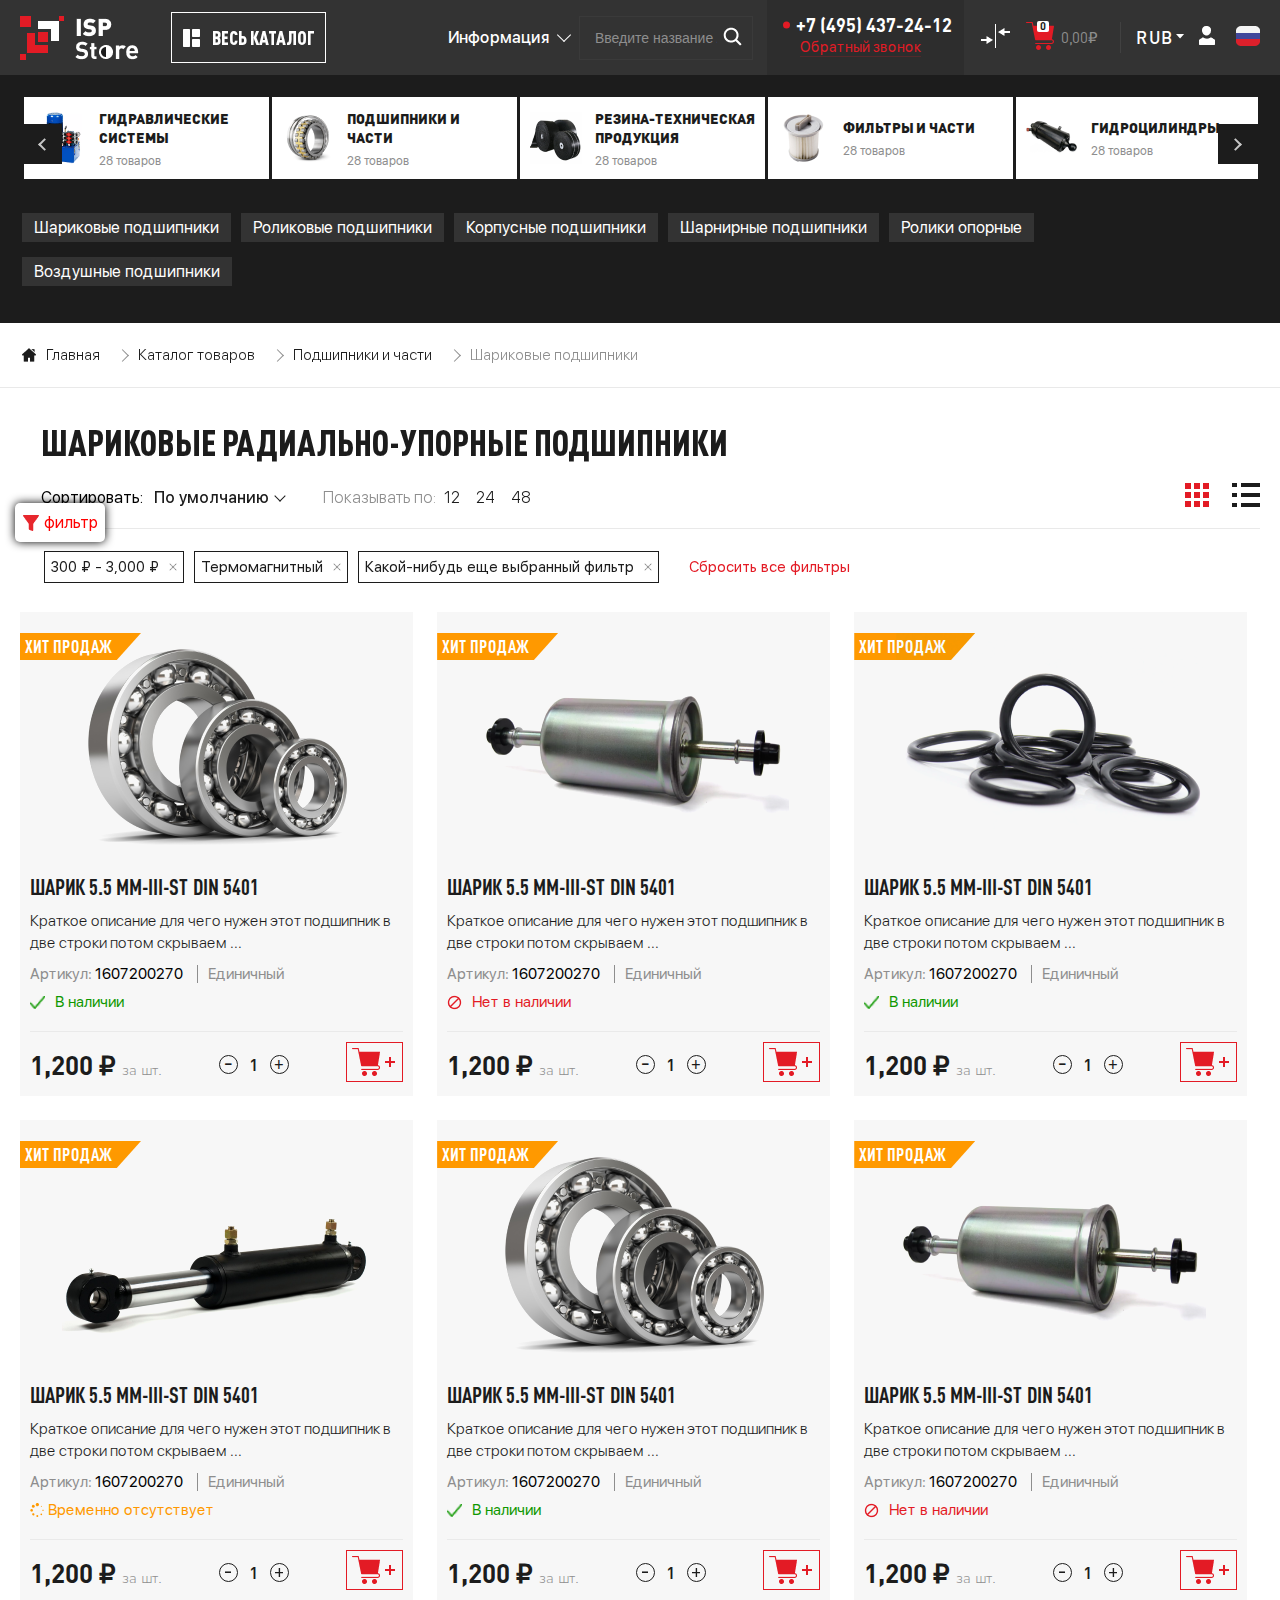
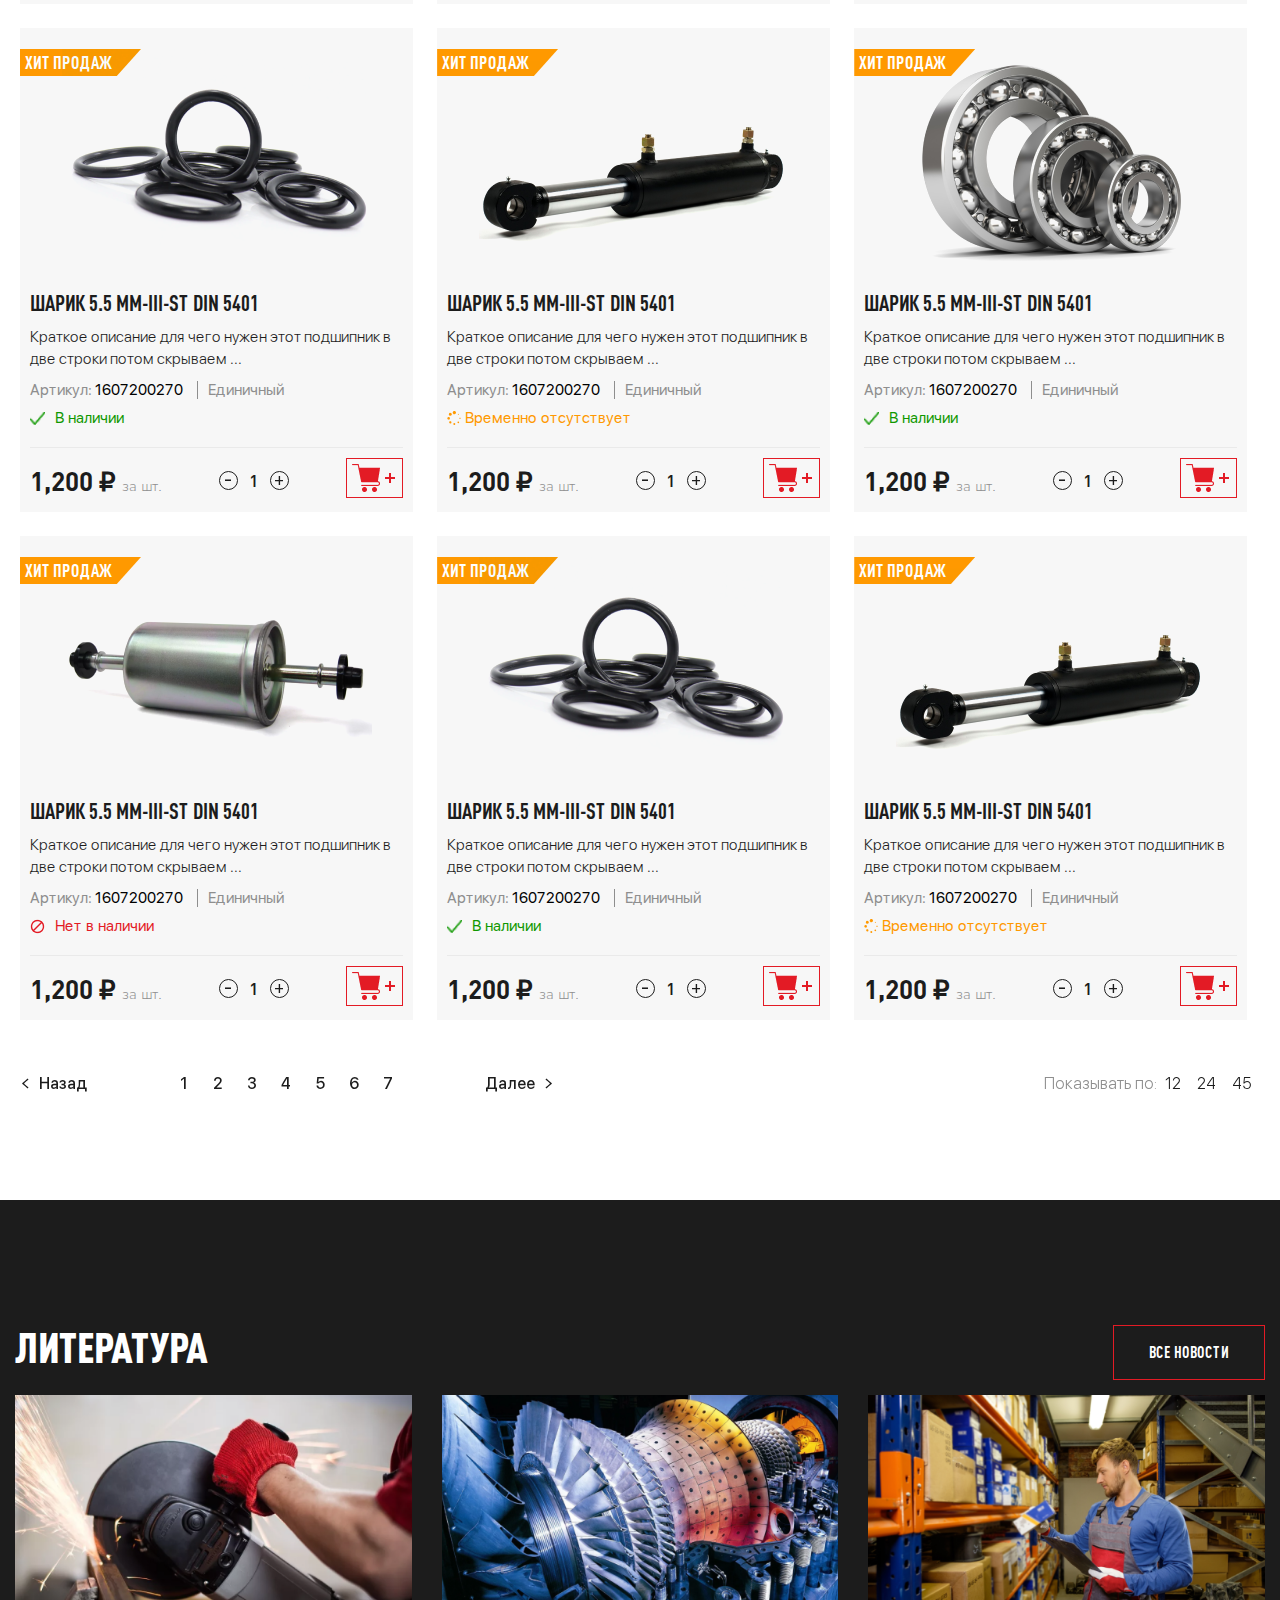
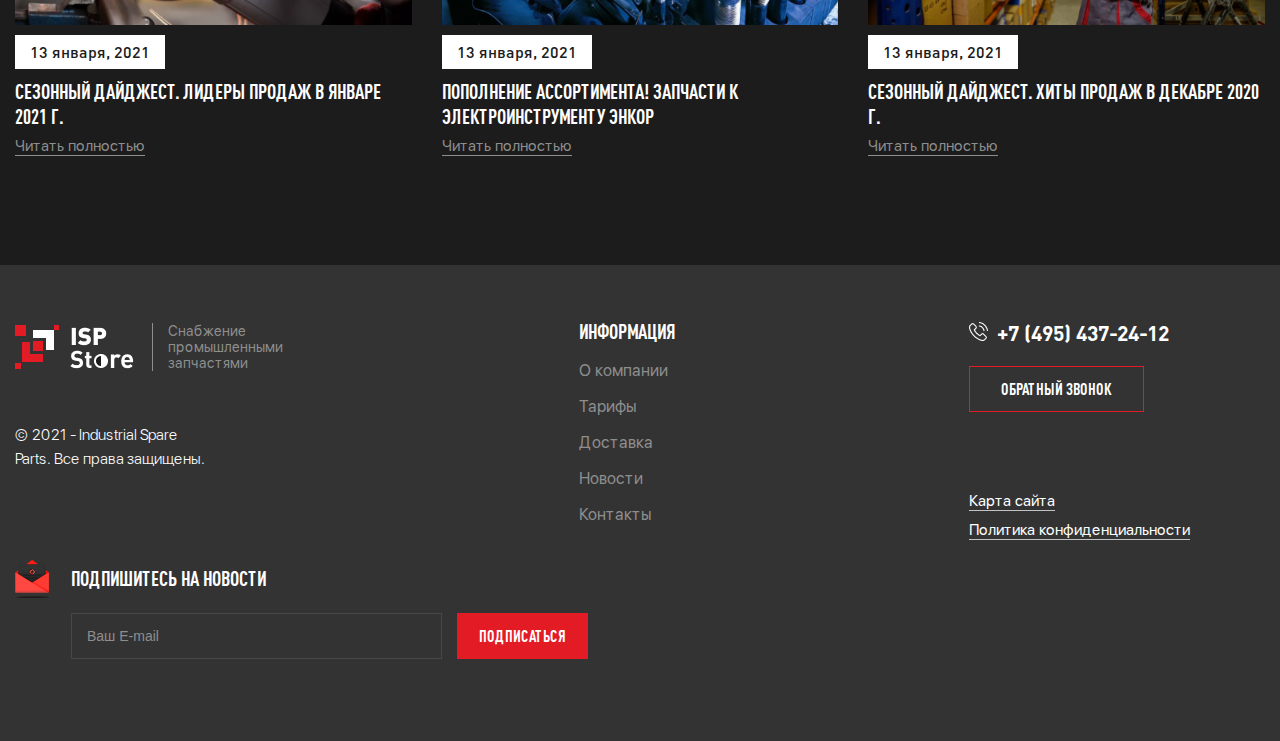
<file: catalog.html>
<!DOCTYPE html>
<html lang="en">

<head>
    <meta charset="UTF-8">
    <meta name="viewport"
          content="width=device-width, user-scalable=no, initial-scale=1.0, maximum-scale=1.0, minimum-scale=1.0">
    <meta http-equiv="X-UA-Compatible" content="ie=edge">
    <title></title>
    <link rel="stylesheet" href="style.css">
</head>
<body>

<header class="header-out">
    <div class="header-main">
        <div class="header-logo">
            <a href="index.html">
                <img src="assets/img/logo-min.png" alt="">
            </a>
        </div>
        <div class="whole-catalog header-rel">
            <div class="whole-catalog-name">
                <div class="whole-catalog-svg">
                    <svg xmlns="http://www.w3.org/2000/svg" width="17" height="18" viewBox="0 0 17 18" fill="none">
                        <path d="M6.41667 0H0.583333C0.261157 0 0 0.447698 0 1V11C0 11.5523 0.261157 12 0.583333 12H6.41667C6.73884 12 7 11.5523 7 11V1C7 0.447698 6.73884 0 6.41667 0Z"
                              fill="white"/>
                        <path d="M16.3333 0H9.66667C9.29846 0 9 0.298466 9 0.666667V7.33333C9 7.70153 9.29846 8 9.66667 8H16.3333C16.7015 8 17 7.70153 17 7.33333V0.666667C17 0.298466 16.7015 0 16.3333 0Z"
                              fill="white"/>
                        <path d="M6.41667 10H0.583333C0.261157 10 0 10.2985 0 10.6667V17.3333C0 17.7015 0.261157 18 0.583333 18H6.41667C6.73884 18 7 17.7015 7 17.3333V10.6667C7 10.2985 6.73884 10 6.41667 10Z"
                              fill="white"/>
                        <path d="M16.3333 10H9.66667C9.29846 10 9 10.2985 9 10.6667V17.3333C9 17.7015 9.29846 18 9.66667 18H16.3333C16.7015 18 17 17.7015 17 17.3333V10.6667C17 10.2985 16.7015 10 16.3333 10Z"
                              fill="white"/>
                    </svg>
                </div>
                <strong>весь Каталог</strong>
            </div>
            <div class="whole-catalog-drop ">
                <ul>
                    <li>
                        <a href="#">
                            <div class="whole-catalog-icon">
                                <svg xmlns="http://www.w3.org/2000/svg" width="19" height="19" viewBox="0 0 19 19"
                                     fill="none">
                                    <path d="M7.63378 8.9424C7.67226 8.81388 7.72334 8.6908 7.78616 8.57489L5.57388 6.36261C4.99426 7.08647 4.61036 7.9733 4.50293 8.94243H7.63378V8.9424Z"
                                          fill="#E31B25"/>
                                    <path d="M11.366 10.0576C11.3275 10.1861 11.2764 10.3092 11.2136 10.4251L13.4259 12.6374C14.0056 11.9135 14.3895 11.0267 14.4969 10.0576H11.366V10.0576Z"
                                          fill="#E31B25"/>
                                    <path d="M17.8014 10.0576V8.94239H19C18.9528 8.1202 18.8017 7.31772 18.5525 6.55026L17.4322 6.9894L17.0252 5.95108L18.1455 5.51191C17.7566 4.66998 17.2422 3.88389 16.6118 3.17677L15.7642 4.02434L14.9757 3.23576L15.8232 2.38819C15.2085 1.8402 14.5342 1.37965 13.8153 1.01315L13.3337 2.11577L12.3117 1.66939L12.7933 0.566685C11.923 0.246391 11.0034 0.0542745 10.0576 0V1.19861H8.94239V0C8.1202 0.0472113 7.31772 0.198325 6.55022 0.447541L6.98936 1.56775L5.95105 1.97477L5.51187 0.854488C4.66998 1.24341 3.88386 1.75782 3.17673 2.38819L4.0243 3.23576L3.23572 4.02434L2.38819 3.17677C1.8402 3.79152 1.37965 4.46582 1.01315 5.18473L2.11577 5.66633L1.66939 6.68832L0.566685 6.20673C0.246391 7.07702 0.0542745 7.99663 0 8.94239H1.19861V10.0576H0C0.0472113 10.8798 0.198325 11.6823 0.447541 12.4497L1.56775 12.0106L1.97477 13.0489L0.854488 13.4881C1.24341 14.3299 1.75782 15.1161 2.38819 15.8232L3.23572 14.9757L4.0243 15.7642L3.17673 16.6118C3.79148 17.1598 4.46578 17.6203 5.1847 17.9869L5.66629 16.8842L6.68829 17.3306L6.20666 18.4333C7.07698 18.7536 7.9966 18.9457 8.94235 19V17.8014H10.0576V19C10.8798 18.9528 11.6822 18.8017 12.4497 18.5525L12.0106 17.4323L13.0489 17.0253L13.488 18.1455C14.3299 17.7566 15.116 17.2422 15.8232 16.6119L14.9756 15.7643L15.7642 14.9757L16.6117 15.8233C17.1597 15.2085 17.6203 14.5342 17.9868 13.8153L16.8842 13.3337L17.3305 12.3117L18.4332 12.7933C18.7535 11.923 18.9457 11.0034 18.9999 10.0577H17.8014V10.0576ZM9.5 15.6432C6.1126 15.6432 3.35676 12.8874 3.35676 9.5C3.35676 6.1126 6.1126 3.35676 9.5 3.35676C12.8874 3.35676 15.6433 6.1126 15.6433 9.5C15.6433 12.8874 12.8874 15.6432 9.5 15.6432Z"
                                          fill="#E31B25"/>
                                    <path d="M11.2136 8.57488C11.2764 8.69079 11.3275 8.81391 11.366 8.94239H14.4969C14.3894 7.97325 14.0055 7.08642 13.4259 6.36256L11.2136 8.57488Z"
                                          fill="#E31B25"/>
                                    <path d="M10.4251 11.2137C10.3092 11.2765 10.1861 11.3276 10.0576 11.3661V14.4969C11.0267 14.3895 11.9136 14.0056 12.6374 13.426L10.4251 11.2137Z"
                                          fill="#E31B25"/>
                                    <path d="M7.78616 10.4252C7.72334 10.3092 7.67226 10.1861 7.63378 10.0576H4.50293C4.61036 11.0268 4.99426 11.9136 5.57388 12.6375L7.78616 10.4252Z"
                                          fill="#E31B25"/>
                                    <path d="M8.94258 11.3661C8.81407 11.3276 8.69098 11.2765 8.57507 11.2137L6.36279 13.426C7.08665 14.0056 7.97348 14.3895 8.94262 14.4969V11.3661H8.94258Z"
                                          fill="#E31B25"/>
                                    <path d="M8.57487 7.7863C8.69078 7.72347 8.8139 7.6724 8.94237 7.63392V4.50307C7.97324 4.6105 7.08641 4.9944 6.36255 5.57402L8.57487 7.7863Z"
                                          fill="#E31B25"/>
                                    <path d="M10.0576 4.50307V7.63392C10.1861 7.6724 10.3092 7.72347 10.4251 7.7863L12.6374 5.57402C11.9136 4.99436 11.0267 4.6105 10.0576 4.50307Z"
                                          fill="#E31B25"/>
                                    <path d="M9.50007 10.3326C9.9599 10.3326 10.3327 9.95983 10.3327 9.5C10.3327 9.04017 9.9599 8.6674 9.50007 8.6674C9.04024 8.6674 8.66748 9.04017 8.66748 9.5C8.66748 9.95983 9.04024 10.3326 9.50007 10.3326Z"
                                          fill="#E31B25"/>
                                </svg>
                            </div>
                            <span>каталог товаров</span>
                        </a>
                        <div class="submenu-head">
                            <div class="submenu-head-block">
                                <div class="submenu-head-info">
                                    <a href="#">Гидравлические системы</a>
                                    <a href="#" class="fonts-ligth">Гидромоторы / Гидронасосы
                                        Гидроцилиндры</a>
                                </div>
                                <div class="submenu-head-info">
                                    <a href="#">Подшипники и части</a>
                                    <a href="#" class="fonts-ligth">Шариковые подшипники</a>
                                    <ul>
                                        <li><a href="#">Шариковые упорные подшипники</a></li>
                                        <li><a href="#">Шариковые радиально-упорные подшипники</a></li>
                                        <li><a href="#">Шариковые радиальные однорядные подшипники</a></li>
                                        <li><a href="#">Шариковые сферические подшипники</a></li>
                                    </ul>
                                    <a href="#" class="fonts-ligth">Роликовые подшипники</a>
                                    <ul>
                                        <li><a href="#">Роликовые игольчатые подшипники</a></li>
                                        <li><a href="#"> Роликовые конические подшипники</a></li>
                                        <li><a href="#">Роликовые сферические подшипники</a></li>
                                        <li><a href="#">Роликовые цилиндрические подшипники</a></li>
                                    </ul>
                                    <a href="#" class="fonts-ligth">Корпусные подшипники</a>
                                    <a href="#" class="fonts-ligth">Шарнирные подшипники</a>
                                    <a href="#" class="fonts-ligth">Ролики опорные</a>
                                </div>
                            </div>
                            <div class="submenu-head-block">
                                <div class="submenu-head-info">
                                    <a href="#">Резина-техническая продукция</a>
                                    <a href="#" class="fonts-ligth">Гидравлические уплотнения</a>
                                    <ul>
                                        <li><a href="#">GUA-RING-02</a></li>
                                        <li><a href="#">PARKER серии AT</a></li>
                                    </ul>
                                    <a href="#" class="fonts-ligth">Уплотнительные кольца круглого сечения</a>
                                    <a href="#" class="fonts-ligth">Манжеты, сальники армированные</a>
                                </div>
                                <div class="submenu-head-info">
                                    <a href="#">Фильтры и части</a>
                                    <a href="#" class="fonts-ligth">Шариковые подшипники</a>
                                    <ul class="href-filter-sub">
                                        <li><a href="#">Воздушно-масляные сепараторы</a></li>
                                        <li><a href="#">Картриджи для гидравлических фильтров</a></li>
                                        <li><a href="#">Масляные фильтры для гидравлических систем</a></li>
                                        <li><a href="#">Воздушные фильтры</a></li>
                                        <li><a href="#">Топливные фильтры</a></li>
                                    </ul>
                                </div>
                            </div>
                        </div>
                    </li>
                    <li>
                        <a href="#">
                            <div class="whole-catalog-icon">
                                <svg xmlns="http://www.w3.org/2000/svg" width="23" height="16" viewBox="0 0 23 16"
                                     fill="none">
                                    <path d="M3 1H0V2H3V1Z" fill="#C1C1C1"/>
                                    <path d="M0 13V15H2V13C1.7045 13.151 1.366 13.2441 1 13.2441C0.634 13.2441 0.2955 13.1514 0 13Z"
                                          fill="#C1C1C1"/>
                                    <path d="M1 12C1.55228 12 2 11.7761 2 11.5C2 11.2239 1.55228 11 1 11C0.447715 11 0 11.2239 0 11.5C0 11.7761 0.447715 12 1 12Z"
                                          fill="#C1C1C1"/>
                                    <path d="M4 0H3.5C3.224 0 3 0.1792 3 0.4V4H4V0Z" fill="#C1C1C1"/>
                                    <path d="M13.4615 0.8H15V0.4C15 0.1792 14.8277 0 14.6154 0H5V4H13.4615V0.8Z"
                                          fill="#C1C1C1"/>
                                    <path d="M23 10H22V12H23V10Z" fill="#C1C1C1"/>
                                    <path d="M21 9H20V13H21V9Z" fill="#C1C1C1"/>
                                    <path d="M17 7V14H18.3335L20 12.9062V8.09375L18.3335 7H17Z" fill="#C1C1C1"/>
                                    <path d="M0 10C0.2955 9.84899 0.634 9.75593 1 9.75593C1.366 9.75593 1.7045 9.84899 2 10V8H0V10Z"
                                          fill="#C1C1C1"/>
                                    <path d="M14.625 5H13.5V15.1538H12.75V5H3.375C3.168 5 3 5.18954 3 5.42308V15.5769C3 15.8105 3.168 16 3.375 16H4.5V6.26923H5.25V16H14.625C14.832 16 15 15.8105 15 15.5769V5.42308C15 5.18996 14.832 5 14.625 5Z"
                                          fill="#C1C1C1"/>
                                    <path d="M15.6667 2H14V4.4375H14.3333C14.8847 4.4375 15.3333 4.98431 15.3333 5.65625V15H15.6667C15.8507 15 16 14.818 16 14.5938V2.40625C16 2.18241 15.8507 2 15.6667 2Z"
                                          fill="#C1C1C1"/>
                                </svg>
                            </div>
                            <span>каталог запасных частей</span>
                        </a>
                        <div class="submenu-head">
                            <div class="submenu-head-block">
                                <div class="submenu-head-info">
                                    <a href="#">Гидравлические системы</a>
                                    <a href="#" class="fonts-ligth">Гидромоторы / Гидронасосы
                                        Гидроцилиндры</a>
                                </div>
                                <div class="submenu-head-info">
                                    <a href="#">Подшипники и части</a>
                                    <a href="#" class="fonts-ligth">Шариковые подшипники</a>
                                    <ul>
                                        <li><a href="#">Шариковые упорные подшипники</a></li>
                                        <li><a href="#">Шариковые радиально-упорные подшипники</a></li>
                                        <li><a href="#">Шариковые радиальные однорядные подшипники</a></li>
                                        <li><a href="#">Шариковые сферические подшипники</a></li>
                                    </ul>
                                    <a href="#" class="fonts-ligth">Роликовые подшипники</a>
                                    <ul>
                                        <li><a href="#">Роликовые игольчатые подшипники</a></li>
                                        <li><a href="#"> Роликовые конические подшипники</a></li>
                                        <li><a href="#">Роликовые сферические подшипники</a></li>
                                        <li><a href="#">Роликовые цилиндрические подшипники</a></li>
                                    </ul>
                                    <a href="#" class="fonts-ligth">Корпусные подшипники</a>
                                    <a href="#" class="fonts-ligth">Шарнирные подшипники</a>
                                    <a href="#" class="fonts-ligth">Ролики опорные</a>
                                </div>
                            </div>
                            <div class="submenu-head-block">
                                <div class="submenu-head-info">
                                    <a href="#">Резина-техническая продукция</a>
                                    <a href="#" class="fonts-ligth">Гидравлические уплотнения</a>
                                    <ul>
                                        <li><a href="#">GUA-RING-02</a></li>
                                        <li><a href="#">PARKER серии AT</a></li>
                                    </ul>
                                    <a href="#" class="fonts-ligth">Уплотнительные кольца круглого сечения</a>
                                    <a href="#" class="fonts-ligth">Манжеты, сальники армированные</a>
                                </div>
                                <div class="submenu-head-info">
                                    <a href="#">Фильтры и части</a>
                                    <a href="#" class="fonts-ligth">Шариковые подшипники</a>
                                    <ul class="href-filter-sub">
                                        <li><a href="#">Воздушно-масляные сепараторы</a></li>
                                        <li><a href="#">Картриджи для гидравлических фильтров</a></li>
                                        <li><a href="#">Масляные фильтры для гидравлических систем</a></li>
                                        <li><a href="#">Воздушные фильтры</a></li>
                                        <li><a href="#">Топливные фильтры</a></li>
                                    </ul>
                                </div>
                            </div>
                        </div>
                    </li>
                    <li>
                        <a href="#">
                            <div class="whole-catalog-icon">
                                <svg xmlns="http://www.w3.org/2000/svg" width="20" height="21" viewBox="0 0 20 21"
                                     fill="none">
                                    <path d="M15.0929 0H3.90717C1.75275 0 0 2.01869 0 4.5C0 6.99332 1.77097 9 3.88387 9H5.63877V5.47421C5.63877 3.89523 6.75409 2.61064 8.12502 2.61064H8.13044C9.49848 2.61402 10.45 3.89861 10.45 5.47421V9H15.0929C17.2473 9 19 6.98131 19 4.5C19 2.01869 17.2473 0 15.0929 0ZM16.1985 3.87249L13.9719 6.43689C13.7546 6.68726 13.4021 6.6873 13.1847 6.43689L12.0715 5.15469C11.8541 4.90432 11.8541 4.49842 12.0715 4.24805C12.2888 3.99768 12.6413 3.99768 12.8587 4.24805L13.5784 5.0769L15.4113 2.96585C15.6287 2.71548 15.9812 2.71548 16.1985 2.96585C16.4159 3.21622 16.4159 3.62217 16.1985 3.87249Z"
                                          fill="#C1C1C1"/>
                                    <path d="M14.8153 21C15.0933 20.1288 16 17.0937 16 15.9754V12.0916C16 11.5682 15.567 11.1424 15.0348 11.1424C14.5028 11.1424 14.0698 11.5682 14.0698 12.0916V13.7476C14.0698 13.8449 13.9884 13.924 13.8882 13.924C13.788 13.924 13.7066 13.8449 13.7066 13.7476V11.1596C13.7066 10.6364 13.2735 10.2107 12.7412 10.2107C12.2091 10.2107 11.7762 10.6364 11.7762 11.1596V13.0047C11.7762 13.102 11.6947 13.1811 11.5945 13.1811C11.4944 13.1811 11.4129 13.102 11.4129 13.0047V10.4169C11.4129 9.89379 10.98 9.46823 10.4478 9.46823C9.91571 9.46823 9.48278 9.89379 9.48278 10.4169V12.2625C9.48278 12.3596 9.40122 12.4388 9.30109 12.4388C9.20085 12.4388 9.11945 12.3596 9.11945 12.2625V6.94889C9.1195 6.42561 8.68641 6 8.15418 6C7.622 6 7.18897 6.42561 7.18897 6.94889V15.1768C7.18897 15.2499 7.14169 15.3163 7.0711 15.342C7.00114 15.3674 6.91932 15.3472 6.87058 15.2928L4.6099 12.7819L4.58337 12.7552C4.4022 12.5887 4.16449 12.4964 3.91429 12.4951H3.90784C3.6476 12.498 3.40697 12.5941 3.23033 12.7661C3.0077 12.9824 2.83323 13.3958 3.26773 14.1376C3.9275 15.2627 4.6486 16.3298 5.28746 17.2751C5.76242 17.9781 6.21112 18.642 6.54563 19.202C6.75947 19.5604 7.20556 20.5014 7.45222 20.9999H14.8153V21Z"
                                          fill="#C1C1C1"/>
                                </svg>
                            </div>
                            <span>подборка оборудования</span>
                        </a>
                        <div class="submenu-head">
                            <div class="submenu-head-block">
                                <div class="submenu-head-info">
                                    <a href="#">Гидравлические системы</a>
                                    <a href="#" class="fonts-ligth">Гидромоторы / Гидронасосы
                                        Гидроцилиндры</a>
                                </div>
                                <div class="submenu-head-info">
                                    <a href="#">Подшипники и части</a>
                                    <a href="#" class="fonts-ligth">Шариковые подшипники</a>
                                    <ul>
                                        <li><a href="#">Шариковые упорные подшипники</a></li>
                                        <li><a href="#">Шариковые радиально-упорные подшипники</a></li>
                                        <li><a href="#">Шариковые радиальные однорядные подшипники</a></li>
                                        <li><a href="#">Шариковые сферические подшипники</a></li>
                                    </ul>
                                    <a href="#" class="fonts-ligth">Роликовые подшипники</a>
                                    <ul>
                                        <li><a href="#">Роликовые игольчатые подшипники</a></li>
                                        <li><a href="#"> Роликовые конические подшипники</a></li>
                                        <li><a href="#">Роликовые сферические подшипники</a></li>
                                        <li><a href="#">Роликовые цилиндрические подшипники</a></li>
                                    </ul>
                                    <a href="#" class="fonts-ligth">Корпусные подшипники</a>
                                    <a href="#" class="fonts-ligth">Шарнирные подшипники</a>
                                    <a href="#" class="fonts-ligth">Ролики опорные</a>
                                </div>
                            </div>
                            <div class="submenu-head-block">
                                <div class="submenu-head-info">
                                    <a href="#">Резина-техническая продукция</a>
                                    <a href="#" class="fonts-ligth">Гидравлические уплотнения</a>
                                    <ul>
                                        <li><a href="#">GUA-RING-02</a></li>
                                        <li><a href="#">PARKER серии AT</a></li>
                                    </ul>
                                    <a href="#" class="fonts-ligth">Уплотнительные кольца круглого сечения</a>
                                    <a href="#" class="fonts-ligth">Манжеты, сальники армированные</a>
                                </div>
                                <div class="submenu-head-info">
                                    <a href="#">Фильтры и части</a>
                                    <a href="#" class="fonts-ligth">Шариковые подшипники</a>
                                    <ul class="href-filter-sub">
                                        <li><a href="#">Воздушно-масляные сепараторы</a></li>
                                        <li><a href="#">Картриджи для гидравлических фильтров</a></li>
                                        <li><a href="#">Масляные фильтры для гидравлических систем</a></li>
                                        <li><a href="#">Воздушные фильтры</a></li>
                                        <li><a href="#">Топливные фильтры</a></li>
                                    </ul>
                                </div>
                            </div>
                        </div>
                    </li>
                    <li>
                        <a href="#">
                            <div class="whole-catalog-icon">
                                <svg xmlns="http://www.w3.org/2000/svg" width="17" height="17" viewBox="0 0 17 17"
                                     fill="none">
                                    <g clip-path="url(#clip0)">
                                        <path d="M9.05537 5.67834L0.484061 14.2497C-0.136405 14.8702 -0.163731 15.881 0.446275 16.5118C1.06946 17.1561 2.0971 17.1627 2.72849 16.5313L11.354 7.90574C10.672 7.13808 9.58343 6.1482 9.05537 5.67834Z"
                                              fill="#C1C1C1"/>
                                        <path d="M14.5744 5.31747C14.4186 5.11052 14.4394 4.82039 14.6226 4.63721L15.0182 4.24156C15.6387 3.62106 15.6661 2.61019 15.056 1.97944C14.4328 1.33513 13.4052 1.32859 12.7739 1.95998L12.3596 2.37425C12.1765 2.5573 11.8864 2.57825 11.6795 2.42256C8.55247 0.0689646 5.0013 -0.606319 3.18738 0.557714C3.09448 0.617313 3.03023 0.715561 3.02339 0.825696C3.01283 0.99533 3.12526 1.14066 3.28261 1.17861C5.3226 1.67025 7.72753 2.88273 9.87408 4.85967C10.4626 5.40168 11.5916 6.53732 12.1371 7.12266C14.1238 9.25456 15.3229 11.6675 15.816 13.7055C15.8415 13.8108 15.9114 13.902 16.0108 13.9451C16.168 14.0134 16.3442 13.9557 16.4327 13.819C17.6047 12.0089 16.9333 8.45131 14.5744 5.31747Z"
                                              fill="#C1C1C1"/>
                                    </g>
                                    <defs>
                                        <clipPath id="clip0">
                                            <rect width="17" height="17" fill="white"/>
                                        </clipPath>
                                    </defs>
                                </svg>
                            </div>
                            <span>добыча полезных ископаемых</span>
                        </a>
                    </li>
                    <li>
                        <a href="#">
                            <div class="whole-catalog-icon">
                                <svg xmlns="http://www.w3.org/2000/svg" width="20" height="20" viewBox="0 0 20 20"
                                     fill="none">
                                    <path d="M15.1975 0.296992C15.0934 0.113281 14.8988 0 14.6877 0H7.6564C7.38746 0 7.15343 0.183125 7.0882 0.444023L4.74445 9.85809C4.70039 10.0332 4.73988 10.2186 4.85089 10.3605C4.96191 10.5029 5.13242 10.5859 5.31265 10.5859H7.98257L4.76394 19.208C4.66093 19.4827 4.77711 19.7911 5.03515 19.9302C5.29437 20.0691 5.61507 19.9947 5.78644 19.7585L15.1614 6.82879C15.2913 6.65082 15.3096 6.41508 15.2101 6.21824C15.11 6.02199 14.908 5.8984 14.6877 5.8984H12.2071L15.19 0.887461C15.2988 0.706094 15.3016 0.480664 15.1975 0.296992Z"
                                          fill="#C1C1C1"/>
                                </svg>
                            </div>
                            <span>энергетика</span>
                        </a>
                    </li>
                    <li>
                        <a href="#">
                            <div class="whole-catalog-icon">
                                <svg xmlns="http://www.w3.org/2000/svg" width="21" height="21" viewBox="0 0 21 21"
                                     fill="none">
                                    <path d="M17.5764 15.9781C17.9545 15.9781 18.2611 15.6715 18.2611 15.2934C18.2611 14.9152 17.9545 14.6086 17.5764 14.6086C17.1982 14.6086 16.8916 14.9152 16.8916 15.2934C16.8916 15.6715 17.1982 15.9781 17.5764 15.9781Z"
                                          fill="#C1C1C1"/>
                                    <path d="M8.90277 15.9781C9.28095 15.9781 9.58753 15.6715 9.58753 15.2934C9.58753 14.9152 9.28095 14.6086 8.90277 14.6086C8.52459 14.6086 8.21802 14.9152 8.21802 15.2934C8.21802 15.6715 8.52459 15.9781 8.90277 15.9781Z"
                                          fill="#C1C1C1"/>
                                    <path d="M17.5762 11.8695H8.90259C8.13137 11.8695 7.42131 12.1289 6.84832 12.5607V8.44572C6.84832 8.13519 6.63922 7.8635 6.33923 7.78393C6.04006 7.70461 5.72359 7.83651 5.56888 8.10603L0.0908306 17.6926C-0.169249 18.149 0.160188 18.7171 0.685516 18.7171H3.42454C4.54517 18.7171 5.53861 18.1736 6.16356 17.3389C6.78852 18.1736 7.78196 18.7171 8.90259 18.7171H17.5762C19.4641 18.7171 20.9999 17.1812 20.9999 15.2933C21 13.4053 19.4641 11.8695 17.5762 11.8695ZM8.90259 17.3475C7.76982 17.3475 6.84832 16.426 6.84832 15.2933C6.84832 14.1605 7.76982 13.239 8.90259 13.239C10.0354 13.239 10.9569 14.1605 10.9569 15.2933C10.9569 16.426 10.0354 17.3475 8.90259 17.3475ZM17.5762 17.3475C16.4434 17.3475 15.5219 16.426 15.5219 15.2933C15.5219 14.1605 16.4434 13.239 17.5762 13.239C18.7089 13.239 19.6304 14.1605 19.6304 15.2933C19.6304 16.426 18.7089 17.3475 17.5762 17.3475Z"
                                          fill="#C1C1C1"/>
                                    <path d="M17.5761 2.2829H13.4676C13.1533 2.2829 12.8795 2.49667 12.8033 2.80158L11.5635 7.76099H10.9568V7.07623C10.9568 6.69798 10.6501 6.39147 10.272 6.39147C9.894 6.39147 9.58729 6.69798 9.58729 7.07623V8.13156C8.76997 8.60607 8.21777 9.48881 8.21777 10.5V10.5547C8.44205 10.5224 8.66944 10.5 8.90253 10.5H17.5761C18.3119 10.5 19.0067 10.6715 19.6304 10.9691V4.33717C19.6304 3.2044 18.7089 2.2829 17.5761 2.2829ZM16.8913 7.07623C16.8913 7.45439 16.5848 7.76099 16.2066 7.76099H12.975L14.0021 3.65245H16.2066C16.5848 3.65245 16.8913 3.95904 16.8913 4.33721V7.07623Z"
                                          fill="#C1C1C1"/>
                                </svg>
                            </div>
                            <span>спецтехника</span>
                        </a>
                    </li>
                    <li>
                        <a href="#">
                            <div class="whole-catalog-icon">
                                <svg xmlns="http://www.w3.org/2000/svg" width="22" height="22" viewBox="0 0 22 22"
                                     fill="none">
                                    <path d="M13 14.5C13 17.5376 10.5376 20 7.5 20C4.46243 20 2 17.5376 2 14.5C2 11.4624 4.46243 9 7.5 9C10.5376 9 13 11.4624 13 14.5Z"
                                          fill="#C1C1C1"/>
                                    <path d="M12.874 4.00256C12.8499 4.1932 12.8333 4.38614 12.8333 4.58333C12.8333 4.78053 12.8499 4.97349 12.874 5.16411L13.891 5.58127C13.9696 5.85939 14.0786 6.12434 14.217 6.37138L13.7938 7.38372C14.0322 7.69163 14.3082 7.96763 14.6161 8.20603L15.6285 7.78294C15.8755 7.9213 16.1405 8.03026 16.4186 8.1089L16.8358 9.12588C17.0265 9.15005 17.2194 9.16667 17.4166 9.16667C17.6138 9.16667 17.8067 9.15005 17.9974 9.12588L18.4145 8.1089C18.6927 8.03032 18.9576 7.92136 19.2047 7.78297L20.217 8.20608C20.5249 7.96768 20.8009 7.69169 21.0393 7.38377L20.6162 6.37141C20.7546 6.12436 20.8635 5.85942 20.9421 5.58129L21.9591 5.16411C21.9833 4.97347 21.9999 4.78053 21.9999 4.58333C21.9999 4.38614 21.9833 4.1932 21.9591 4.00256L20.9421 3.58537C20.8636 3.30725 20.7546 3.0423 20.6162 2.79526L21.0393 1.78292C20.801 1.47501 20.5249 1.19901 20.217 0.960639L19.2047 1.38373C18.9576 1.24534 18.6927 1.13638 18.4145 1.05777L17.9974 0.0407871C17.8067 0.0166146 17.6138 0 17.4166 0C17.2194 0 17.0265 0.0166146 16.8358 0.0407871L16.4186 1.05777C16.1405 1.13635 15.8756 1.24534 15.6285 1.3837L14.6162 0.960584C14.3083 1.19895 14.0323 1.47495 13.7939 1.78287L14.217 2.79526C14.0786 3.0423 13.9696 3.30725 13.891 3.58537L12.874 4.00256ZM17.4166 2.75C18.4291 2.75 19.2499 3.5708 19.2499 4.58333C19.2499 5.59584 18.4291 6.41667 17.4166 6.41667C16.404 6.41667 15.5833 5.59584 15.5833 4.58333C15.5833 3.5708 16.404 2.75 17.4166 2.75Z"
                                          fill="#C1C1C1"/>
                                    <path d="M6.60399 7.37016L6.32133 8.58121C5.92078 8.6474 5.53407 8.7516 5.16346 8.89094L4.31725 7.98749C3.87065 8.18952 3.44916 8.43501 3.05566 8.7185L3.41347 9.89522C3.1028 10.1507 2.81754 10.4359 2.56201 10.7466L1.38532 10.3888C1.10176 10.7823 0.856263 11.2038 0.654211 11.6504L1.55764 12.4967C1.41827 12.8673 1.31406 13.2541 1.24786 13.6546L0.0368172 13.9373C0.0131228 14.1773 0 14.4204 0 14.6667C0 14.9129 0.0131228 15.156 0.0368211 15.396L1.24786 15.6787C1.31406 16.0792 1.41826 16.4659 1.5576 16.8366L0.654145 17.6828C0.856174 18.1294 1.10166 18.5508 1.38515 18.9444L2.56187 18.5866C2.81742 18.8972 3.10261 19.1824 3.41328 19.438L3.05547 20.6147C3.44897 20.8983 3.87049 21.1437 4.31709 21.3458L5.16335 20.4424C5.53398 20.5817 5.92072 20.6859 6.32129 20.7521L6.60398 21.9632C6.84398 21.9869 7.08709 22 7.33333 22C7.57956 22 7.82269 21.9869 8.06267 21.9632L8.34534 20.7521C8.74588 20.6859 9.1326 20.5818 9.50321 20.4424L10.3494 21.3459C10.796 21.1438 11.2175 20.8983 11.611 20.6148L11.2532 19.4381C11.5639 19.1826 11.8491 18.8974 12.1047 18.5867L13.2814 18.9445C13.5649 18.551 13.8104 18.1295 14.0125 17.6829L13.1091 16.8366C13.2484 16.466 13.3526 16.0793 13.4188 15.6787L14.6299 15.396C14.6535 15.156 14.6667 14.9129 14.6667 14.6667C14.6667 14.4205 14.6535 14.1773 14.6298 13.9373L13.4188 13.6547C13.3526 13.2541 13.2484 12.8674 13.1091 12.4968L14.0125 11.6506C13.8105 11.204 13.565 10.7825 13.2815 10.389L12.1048 10.7468C11.8492 10.4361 11.5641 10.1509 11.2534 9.89536L11.6112 8.71864C11.2177 8.4351 10.7962 8.18958 10.3496 7.98755L9.50332 8.89098C9.13269 8.75162 8.74595 8.6474 8.34538 8.5812L8.06269 7.37016C7.82269 7.34647 7.57958 7.33334 7.33333 7.33334C7.08711 7.33334 6.84398 7.34647 6.60399 7.37016ZM11.5789 14.6667C11.5789 17.0115 9.67812 18.9123 7.33333 18.9123C4.98855 18.9123 3.08772 17.0115 3.08772 14.6667C3.08772 12.3219 4.98855 10.4211 7.33333 10.4211C9.67812 10.4211 11.5789 12.3219 11.5789 14.6667Z"
                                          fill="#C1C1C1"/>
                                    <path d="M12.4587 2.50378L13.3169 1.93132L13.6984 2.50325L12.8403 3.07571L12.4587 2.50378Z"
                                          fill="#C1C1C1"/>
                                    <path d="M11.0298 3.45938L11.8877 2.88711L12.2692 3.45904L11.4113 4.03131L11.0298 3.45938Z"
                                          fill="#C1C1C1"/>
                                    <path d="M9.60034 4.41321L10.4582 3.84094L10.8398 4.41286L9.98186 4.98514L9.60034 4.41321Z"
                                          fill="#C1C1C1"/>
                                    <path d="M6.74072 6.32077L7.59862 5.7485L7.98013 6.32043L7.12224 6.8927L6.74072 6.32077Z"
                                          fill="#C1C1C1"/>
                                    <path d="M5.31128 7.27466L6.16917 6.70238L6.55069 7.27431L5.69279 7.84659L5.31128 7.27466Z"
                                          fill="#C1C1C1"/>
                                    <path d="M8.17041 5.36694L9.0283 4.79467L9.40982 5.3666L8.55193 5.93887L8.17041 5.36694Z"
                                          fill="#C1C1C1"/>
                                    <path d="M15.9116 13.7304L16.4428 12.8465L17.0321 13.2006L16.5009 14.0846L15.9116 13.7304Z"
                                          fill="#C1C1C1"/>
                                    <path d="M16.7971 12.2565L17.3283 11.3725L17.9176 11.7267L17.3864 12.6106L16.7971 12.2565Z"
                                          fill="#C1C1C1"/>
                                    <path d="M14.1416 16.6783L14.6728 15.7943L15.2621 16.1484L14.7309 17.0324L14.1416 16.6783Z"
                                          fill="#C1C1C1"/>
                                    <path d="M15.0264 15.2044L15.5577 14.3202L16.147 14.6743L15.6157 15.5586L15.0264 15.2044Z"
                                          fill="#C1C1C1"/>
                                    <path d="M18.5671 9.30853L19.0983 8.42461L19.6876 8.77873L19.1564 9.66265L18.5671 9.30853Z"
                                          fill="#C1C1C1"/>
                                    <path d="M17.6819 10.7827L18.2131 9.89873L18.8023 10.2528L18.2712 11.1368L17.6819 10.7827Z"
                                          fill="#C1C1C1"/>
                                </svg>
                            </div>
                            <span>машиностроение</span>
                        </a>
                    </li>
                </ul>
            </div>
        </div>
        <div class="header-menu">
            <div class="open-menu">
                <span></span>
                <span></span>
                <span></span>
                <span></span>
            </div>
            <div class="for-mobile-bg"></div>
            <div class="menu-cnt mobile-bg-1">
                <div class="sidenav">
                    <div class="clic-res-min">
                        <div class="clic-res d_none">
                            <p>Информация</p>
                        </div>
                        <ul class="open-res">
                            <li><a href="#">О нас</a></li>
                            <li><a href="#">Тарифы</a></li>
                            <li><a href="#">Доставка</a></li>
                            <li><a href="#">Новости</a></li>
                            <li><a href="#">Контакты</a></li>
                        </ul>
                    </div>

                    <div class="header-block-flex">
                        <div class="header-form">
                            <form>
                                <div class="header-form-info">
                                    <label>
                                        <input type="text" placeholder="Введите название / парт номер / модель ..." class="click-ops-sub-men">
                                        <button><img src="assets/img/search-icon.png" alt=""></button>
                                    </label>
                                </div>
                            </form>
                            <div class="header-form-info-open d_none">
                                <div class="header-form-info-scrall">
                                    <div class="header-form-info-yntrac">
                                        <strong><span>Гидро</span>моторы / Гидронасосы</strong>
                                        <p>Категория</p>
                                    </div>
                                    <div class="header-form-info-yntrac">
                                        <strong><span>Гидро</span>цилиндры</strong>
                                        <p>Категория</p>
                                    </div>
                                    <div class="header-form-info-yntrac">
                                        <strong><span>Гидро</span>цилиндр ЦБХ 211А New version</strong>
                                        <p>Единичный товар</p>
                                    </div>
                                    <div class="header-form-info-yntrac">
                                        <strong><span>Гидро</span>цилиндр ЦБХ 211А New</strong>
                                        <p>Сборный товар</p>
                                    </div>
                                    <div class="header-form-info-yntrac">
                                        <strong><span>Гидро</span>цилиндр ЦБХ 211А New</strong>
                                        <p>Сборный товар</p>
                                    </div>
                                    <div class="header-form-info-yntrac">
                                        <strong><span>Гидро</span>цилиндр ЦБХ 211А New version</strong>
                                        <p>Единичный товар</p>
                                    </div>
                                    <div class="header-form-info-yntrac">
                                        <strong><span>Гидро</span>цилиндр ЦБХ 211А New</strong>
                                        <p>Сборный товар</p>
                                    </div>
                                    <div class="header-form-info-yntrac">
                                        <strong><span>Гидро</span>цилиндр ЦБХ 211А New</strong>
                                        <p>Сборный товар</p>
                                    </div>
                                </div>
                            </div>
                        </div>
                        <div class="header-phone">
                            <a href="tel: +7 (495) 437-24-12" class="header-phone-number">+7 (495) 437-24-12</a>
                            <a href="#" class="back-call-lin">Обратный звонок</a>
                        </div>
                    </div>
                    <div class="header-from-danni">
                        <div class="cravnenia-tavar-marg">
                            <a href="#" class="cravnenia-tavar">
                                <img src="assets/img/srevs4.png" alt="">
                            </a>
                        </div>
                        <div class="block-revise">
                            <a href="#">
                                <span>0</span>
                                <img src="assets/img/noun_cart_3721.svg" alt="">
                            </a>
                            <p>0,00₽</p>
                        </div>
                        <div class="header-leng">
                            <strong>RUB</strong>
                            <div class="header-leng-droup d_none">
                                <ul>
                                    <li><a href="#">USD</a></li>
                                </ul>
                            </div>
                        </div>
                        <div class="href-user">
                            <a href="#">
                                <img src="assets/img/user-icon.png" alt="">
                            </a>
                        </div>
                        <div class="header-flag">
                            <a href="javascript:;" class="header-flag-main">
                                <img src="assets/img/flag.png" alt="">
                            </a>
                            <div class="header-flag-droup d_none">
                                <ul>
                                    <li><img src="assets/img/flag-brit.png" alt=""></li>
                                </ul>
                            </div>
                        </div>
                    </div>
                </div>
            </div>
        </div>


    </div>
</header>
<section>
    <div class="pages-catalog">
        <div class="pages-catalog-slider">
            <div class="pages-catalog-slider-box">
                <a href="#" class="pages-catalog-slider-href">
                    <img src="assets/img/Rectangle-46.png" alt="">
                    <div class="pages-catalog-slider-name">
                        <strong>гидравлические системы</strong>
                        <span>28 товаров</span>
                    </div>
                </a>
            </div>
            <div class="pages-catalog-slider-box">
                <a href="#" class="pages-catalog-slider-href">
                    <img src="assets/img/Rectangle-461.png" alt="">
                    <div class="pages-catalog-slider-name">
                        <strong>подшипники и части</strong>
                        <span>28 товаров</span>
                    </div>
                </a>
            </div>
            <div class="pages-catalog-slider-box">
                <a href="#" class="pages-catalog-slider-href">
                    <img src="assets/img/Rectangle-462.png" alt="">
                    <div class="pages-catalog-slider-name">
                        <strong>Резина-техническая продукция</strong>
                        <span>28 товаров</span>
                    </div>
                </a>
            </div>
            <div class="pages-catalog-slider-box">
                <a href="#" class="pages-catalog-slider-href">
                    <img src="assets/img/Rectangle-463.png" alt="">
                    <div class="pages-catalog-slider-name">
                        <strong>фильтры и части</strong>
                        <span>28 товаров</span>
                    </div>
                </a>
            </div>
            <div class="pages-catalog-slider-box">
                <a href="#" class="pages-catalog-slider-href">
                    <img src="assets/img/Rectangle-464.png" alt="">
                    <div class="pages-catalog-slider-name">
                        <strong>гидроцилиндры</strong>
                        <span>28 товаров</span>
                    </div>
                </a>
            </div>
            <div class="pages-catalog-slider-box">
                <a href="#" class="pages-catalog-slider-href">
                    <img src="assets/img/Rectangle-462.png" alt="">
                    <div class="pages-catalog-slider-name">
                        <strong>Резина-техническая продукция</strong>
                        <span>28 товаров</span>
                    </div>
                </a>
            </div>
            <div class="pages-catalog-slider-box">
                <a href="#" class="pages-catalog-slider-href">
                    <img src="assets/img/Rectangle-46.png" alt="">
                    <div class="pages-catalog-slider-name">
                        <strong>гидравлические системы</strong>
                        <span>28 товаров</span>
                    </div>
                </a>
            </div>
        </div>

        <div class="pages-catalog-roller">
            <ul>
                <li><a href="#">Шариковые подшипники</a></li>
                <li><a href="#">Роликовые подшипники</a></li>
                <li><a href="#">Корпусные подшипники</a></li>
                <li><a href="#">Шарнирные подшипники</a></li>
                <li><a href="#">Ролики опорные</a></li>
                <li><a href="#">Воздушные подшипники</a></li>
            </ul>
        </div>
    </div>
</section>
<section>
    <div class="menu-pages">
        <ul>
            <li><a href="#"><img src="assets/img/home21.png" alt=""> Главная</a></li>
            <li><a href="#">Каталог товаров</a></li>
            <li><a href="#">Подшипники и части</a></li>
            <li>Шариковые подшипники</li>
        </ul>
    </div>
</section>

<section>
    <div class="angular-contact-bal">
        <div class="open-filter-in-mob d_none">
            <img src="assets/img/popup.png" alt="">
            <p>фильтр</p>
        </div>
        <div class="angular-contact-left">
            <div class="angular-contact-popup">
                <div class="close-filter-in-mob d_none">
                    <img src="assets/img/Vector3513.png" alt="">
                </div>
                <div class="asked-question-block accordion" id="accordion">
                    <div class="parameter-filter__block parameter-filter__fon">
                        <div class="asked-question-box link">
                            <strong>Тип подшипников</strong>
                        </div>
                        <div class="submenu">
                            <div class="choose-filter-block">
                                <div class="choose-a-company-lin">
                                    <label class="checkcontainer">Все
                                        <input type="radio" name="radio">
                                        <span class="radiobtn"></span>
                                    </label>
                                </div>
                                <div class="choose-a-company-lin">
                                    <label class="checkcontainer">Шариковые упорные подшипники
                                        <input type="radio" name="radio">
                                        <span class="radiobtn"></span>
                                    </label>
                                </div>
                                <div class="choose-a-company-lin">
                                    <label class="checkcontainer">Шариковые радиально-упорные подшипники
                                        <input type="radio" name="radio">
                                        <span class="radiobtn"></span>
                                    </label>
                                </div>
                                <div class="choose-a-company-lin">
                                    <label class="checkcontainer">Шариковые радиально - однорядные подшипники
                                        <input type="radio" name="radio">
                                        <span class="radiobtn"></span>
                                    </label>
                                </div>
                                <div class="choose-a-company-lin">
                                    <label class="checkcontainer">Шариковые сферические подшипники
                                        <input type="radio" name="radio">
                                        <span class="radiobtn"></span>
                                    </label>
                                </div>
                            </div>
                        </div>
                    </div>
                    <div class="only-goods-stock parameter-filter__fon">
                        <div class="news-subscription-information">
                            <label class="checkcontainer">Только товары в наличии
                                <input type="checkbox">
                                <span class="checkmark"></span>
                            </label>
                        </div>
                    </div>
                    <div class="parameter-filter__block parameter-filter__fon">
                        <div class="asked-question-box link">
                            <strong>цена за шт.</strong>
                        </div>
                        <div class="submenu">
                            <div class="remove_min__append">
                                <div id="remove_min" class="change-range-box assortment__info__line">
                                    <div class="assortment__info__mob">
                                        <div class="change-range__block">
                                            <div class="change-range__block__inp">
                                                <input name="price_min" placeholder="0" data-index="0"
                                                       id="1-lower-value" type="text"
                                                       min="0" value="300"/>
                                            </div>
                                            <span></span>
                                            <div class="change-range__block__inp">
                                                <input name="price_max" placeholder="0" data-index="0"
                                                       id="1-upper-value" type="text"
                                                       min="0" value="13500"/>
                                            </div>
                                        </div>
                                        <div data-index="0" data-max="16000" data-min="1000" data-id="1"
                                             class="nonlinear"></div>
                                    </div>
                                    <div class="rub-pric-lin">
                                        <p>300₽</p>
                                        <p>10,000₽</p>
                                    </div>
                                </div>
                            </div>
                        </div>
                    </div>
                    <div class="parameter-filter__block parameter-filter__fon">
                        <div class="asked-question-box link">
                            <strong>Тип расцепителя устройства</strong>
                        </div>
                        <div class="submenu">
                            <div class="check-trip-unit">
                                <div class="news-subscription-information">
                                    <label class="checkcontainer">Магнитный
                                        <input type="checkbox">
                                        <span class="checkmark"></span>
                                    </label>
                                </div>
                                <div class="news-subscription-information">
                                    <label class="checkcontainer">Термомагнитный
                                        <input type="checkbox">
                                        <span class="checkmark"></span>
                                    </label>
                                </div>
                                <div class="news-subscription-information">
                                    <label class="checkcontainer">Нет
                                        <input type="checkbox">
                                        <span class="checkmark"></span>
                                    </label>
                                </div>
                                <div class="news-subscription-information">
                                    <label class="checkcontainer">Электронный
                                        <input type="checkbox">
                                        <span class="checkmark"></span>
                                    </label>
                                </div>
                                <div class="news-subscription-information">
                                    <label class="checkcontainer">Тепловой, электромагнитный
                                        <input type="checkbox">
                                        <span class="checkmark"></span>
                                    </label>
                                </div>
                            </div>
                        </div>
                    </div>
                    <div class="parameter-filter__block parameter-filter__fon">
                        <div class="asked-question-box link">
                            <strong>Размер подшипника</strong>
                        </div>
                        <div class="submenu">
                            <div class="bearing-size-inp">
                                <label>
                                    <input type="text" placeholder="Введите размер ...">
                                </label>
                            </div>
                            <div class="check-trip-unit-scroll">
                                <div class="check-trip-unit">

                                    <div class="news-subscription-information">
                                        <label class="checkcontainer"> 1.1498 в (1)
                                            <input type="checkbox">
                                            <span class="checkmark"></span>
                                        </label>
                                    </div>
                                    <div class="news-subscription-information">
                                        <label class="checkcontainer"> 1.2498 в (1)
                                            <input type="checkbox">
                                            <span class="checkmark"></span>
                                        </label>
                                    </div>
                                    <div class="news-subscription-information">
                                        <label class="checkcontainer"> 1.3498 в (1)
                                            <input type="checkbox">
                                            <span class="checkmark"></span>
                                        </label>
                                    </div>
                                    <div class="news-subscription-information">
                                        <label class="checkcontainer"> 1.4498 в (12)
                                            <input type="checkbox">
                                            <span class="checkmark"></span>
                                        </label>
                                    </div>
                                    <div class="news-subscription-information">
                                        <label class="checkcontainer"> 1.5498 в (1)
                                            <input type="checkbox">
                                            <span class="checkmark"></span>
                                        </label>
                                    </div>
                                    <div class="news-subscription-information">
                                        <label class="checkcontainer"> 2.1498 в (1)
                                            <input type="checkbox">
                                            <span class="checkmark"></span>
                                        </label>
                                    </div>
                                    <div class="news-subscription-information">
                                        <label class="checkcontainer"> 3.4498 в (1)
                                            <input type="checkbox">
                                            <span class="checkmark"></span>
                                        </label>
                                    </div>
                                    <div class="news-subscription-information">
                                        <label class="checkcontainer"> 4.5498 в (1)
                                            <input type="checkbox">
                                            <span class="checkmark"></span>
                                        </label>
                                    </div>
                                    <div class="news-subscription-information">
                                        <label class="checkcontainer"> 1.5498 в (1)
                                            <input type="checkbox">
                                            <span class="checkmark"></span>
                                        </label>
                                    </div>
                                    <div class="news-subscription-information">
                                        <label class="checkcontainer"> 2.1498 в (1)
                                            <input type="checkbox">
                                            <span class="checkmark"></span>
                                        </label>
                                    </div>
                                    <div class="news-subscription-information">
                                        <label class="checkcontainer"> 3.4498 в (1)
                                            <input type="checkbox">
                                            <span class="checkmark"></span>
                                        </label>
                                    </div>
                                </div>
                            </div>

                        </div>
                    </div>
                    <div class="parameter-filter__block parameter-filter__fon">
                        <div class="asked-question-box link">
                            <strong>Тип элемента управления</strong>
                        </div>
                        <div class="submenu">
                            <div class="check-trip-unit">
                                <div class="news-subscription-information">
                                    <label class="checkcontainer">Магнитный
                                        <input type="checkbox">
                                        <span class="checkmark"></span>
                                    </label>
                                </div>
                                <div class="news-subscription-information">
                                    <label class="checkcontainer">Термомагнитный
                                        <input type="checkbox">
                                        <span class="checkmark"></span>
                                    </label>
                                </div>
                                <div class="news-subscription-information">
                                    <label class="checkcontainer">Нет
                                        <input type="checkbox">
                                        <span class="checkmark"></span>
                                    </label>
                                </div>
                                <div class="news-subscription-information">
                                    <label class="checkcontainer">Электронный
                                        <input type="checkbox">
                                        <span class="checkmark"></span>
                                    </label>
                                </div>
                                <div class="news-subscription-information">
                                    <label class="checkcontainer">Тепловой, электромагнитный
                                        <input type="checkbox">
                                        <span class="checkmark"></span>
                                    </label>
                                </div>
                            </div>
                        </div>
                    </div>
                    <div class="parameter-filter__block parameter-filter__fon">
                        <div class="asked-question-box link">
                            <strong>тип расцепления устройства</strong>
                        </div>
                        <div class="submenu">
                            <div class="check-trip-unit">
                                <div class="news-subscription-information">
                                    <label class="checkcontainer">Магнитный
                                        <input type="checkbox">
                                        <span class="checkmark"></span>
                                    </label>
                                </div>
                                <div class="news-subscription-information">
                                    <label class="checkcontainer">Термомагнитный
                                        <input type="checkbox">
                                        <span class="checkmark"></span>
                                    </label>
                                </div>
                                <div class="news-subscription-information">
                                    <label class="checkcontainer">Нет
                                        <input type="checkbox">
                                        <span class="checkmark"></span>
                                    </label>
                                </div>
                                <div class="news-subscription-information">
                                    <label class="checkcontainer">Электронный
                                        <input type="checkbox">
                                        <span class="checkmark"></span>
                                    </label>
                                </div>
                                <div class="news-subscription-information">
                                    <label class="checkcontainer">Тепловой, электромагнитный
                                        <input type="checkbox">
                                        <span class="checkmark"></span>
                                    </label>
                                </div>
                            </div>
                        </div>
                    </div>
                    <div class="parameter-filter__block parameter-filter__fon">
                        <div class="asked-question-box link">
                            <strong>монтаж на din рейку с проф.</strong>
                        </div>
                        <div class="submenu">
                            <div class="check-trip-unit">
                                <div class="news-subscription-information">
                                    <label class="checkcontainer">Магнитный
                                        <input type="checkbox">
                                        <span class="checkmark"></span>
                                    </label>
                                </div>
                                <div class="news-subscription-information">
                                    <label class="checkcontainer">Термомагнитный
                                        <input type="checkbox">
                                        <span class="checkmark"></span>
                                    </label>
                                </div>
                                <div class="news-subscription-information">
                                    <label class="checkcontainer">Нет
                                        <input type="checkbox">
                                        <span class="checkmark"></span>
                                    </label>
                                </div>
                                <div class="news-subscription-information">
                                    <label class="checkcontainer">Электронный
                                        <input type="checkbox">
                                        <span class="checkmark"></span>
                                    </label>
                                </div>
                                <div class="news-subscription-information">
                                    <label class="checkcontainer">Тепловой, электромагнитный
                                        <input type="checkbox">
                                        <span class="checkmark"></span>
                                    </label>
                                </div>
                            </div>
                        </div>
                    </div>
                    <div class="parameter-filter__block parameter-filter__fon">
                        <div class="asked-question-box link">
                            <strong>Защита от замыканий на землю</strong>
                        </div>
                        <div class="submenu">
                            <div class="check-trip-unit">
                                <div class="news-subscription-information">
                                    <label class="checkcontainer">Магнитный
                                        <input type="checkbox">
                                        <span class="checkmark"></span>
                                    </label>
                                </div>
                                <div class="news-subscription-information">
                                    <label class="checkcontainer">Термомагнитный
                                        <input type="checkbox">
                                        <span class="checkmark"></span>
                                    </label>
                                </div>
                                <div class="news-subscription-information">
                                    <label class="checkcontainer">Нет
                                        <input type="checkbox">
                                        <span class="checkmark"></span>
                                    </label>
                                </div>
                                <div class="news-subscription-information">
                                    <label class="checkcontainer">Электронный
                                        <input type="checkbox">
                                        <span class="checkmark"></span>
                                    </label>
                                </div>
                                <div class="news-subscription-information">
                                    <label class="checkcontainer">Тепловой, электромагнитный
                                        <input type="checkbox">
                                        <span class="checkmark"></span>
                                    </label>
                                </div>
                            </div>
                        </div>
                    </div>
                    <div class="parameter-filter__block parameter-filter__fon">
                        <div class="asked-question-box link">
                            <strong>Тип элемента управления</strong>
                        </div>
                        <div class="submenu">
                            <div class="check-trip-unit">
                                <div class="news-subscription-information">
                                    <label class="checkcontainer">Магнитный
                                        <input type="checkbox">
                                        <span class="checkmark"></span>
                                    </label>
                                </div>
                                <div class="news-subscription-information">
                                    <label class="checkcontainer">Термомагнитный
                                        <input type="checkbox">
                                        <span class="checkmark"></span>
                                    </label>
                                </div>
                                <div class="news-subscription-information">
                                    <label class="checkcontainer">Нет
                                        <input type="checkbox">
                                        <span class="checkmark"></span>
                                    </label>
                                </div>
                                <div class="news-subscription-information">
                                    <label class="checkcontainer">Электронный
                                        <input type="checkbox">
                                        <span class="checkmark"></span>
                                    </label>
                                </div>
                                <div class="news-subscription-information">
                                    <label class="checkcontainer">Тепловой, электромагнитный
                                        <input type="checkbox">
                                        <span class="checkmark"></span>
                                    </label>
                                </div>
                            </div>
                        </div>
                    </div>
                    <div class="parameter-filter__block parameter-filter__fon">
                        <div class="asked-question-box link">
                            <strong>тип расцепления устройства</strong>
                        </div>
                        <div class="submenu">
                            <div class="check-trip-unit">
                                <div class="news-subscription-information">
                                    <label class="checkcontainer">Магнитный
                                        <input type="checkbox">
                                        <span class="checkmark"></span>
                                    </label>
                                </div>
                                <div class="news-subscription-information">
                                    <label class="checkcontainer">Термомагнитный
                                        <input type="checkbox">
                                        <span class="checkmark"></span>
                                    </label>
                                </div>
                                <div class="news-subscription-information">
                                    <label class="checkcontainer">Нет
                                        <input type="checkbox">
                                        <span class="checkmark"></span>
                                    </label>
                                </div>
                                <div class="news-subscription-information">
                                    <label class="checkcontainer">Электронный
                                        <input type="checkbox">
                                        <span class="checkmark"></span>
                                    </label>
                                </div>
                                <div class="news-subscription-information">
                                    <label class="checkcontainer">Тепловой, электромагнитный
                                        <input type="checkbox">
                                        <span class="checkmark"></span>
                                    </label>
                                </div>
                            </div>
                        </div>
                    </div>
                    <div class="parameter-filter__block parameter-filter__fon">
                        <div class="asked-question-box link">
                            <strong>монтаж на din рейку с проф.</strong>
                        </div>
                        <div class="submenu">
                            <div class="check-trip-unit">
                                <div class="news-subscription-information">
                                    <label class="checkcontainer">Магнитный
                                        <input type="checkbox">
                                        <span class="checkmark"></span>
                                    </label>
                                </div>
                                <div class="news-subscription-information">
                                    <label class="checkcontainer">Термомагнитный
                                        <input type="checkbox">
                                        <span class="checkmark"></span>
                                    </label>
                                </div>
                                <div class="news-subscription-information">
                                    <label class="checkcontainer">Нет
                                        <input type="checkbox">
                                        <span class="checkmark"></span>
                                    </label>
                                </div>
                                <div class="news-subscription-information">
                                    <label class="checkcontainer">Электронный
                                        <input type="checkbox">
                                        <span class="checkmark"></span>
                                    </label>
                                </div>
                                <div class="news-subscription-information">
                                    <label class="checkcontainer">Тепловой, электромагнитный
                                        <input type="checkbox">
                                        <span class="checkmark"></span>
                                    </label>
                                </div>
                            </div>
                        </div>
                    </div>
                </div>
            </div>
        </div>
        <div class="angular-contact-right">
            <div class="contact-ball-bearings-title">
                <h2 class="title-information">шариковые радиально-упорные подшипники</h2>
            </div>
            <div class="pages-new-sort">
                <div class="pages-new-sort-information">
                    <div class="pages-new-sort-flex">
                        <p>
                            Сортировать:
                        </p>
                        <div class="pages-new-sort-drop">
                            <a href="javascript:;" class="click-open-new">
                                По умолчанию
                            </a>
                            <ul class="d_none">
                                <li><a href="#">По умолчанию</a></li>
                                <li><a href="#">По умолчанию</a></li>
                                <li><a href="#">По умолчанию</a></li>
                            </ul>
                        </div>
                    </div>
                    <div class="pages-new-show">
                        <p>Показывать по:</p>
                        <ul>
                            <li><a href="#">12</a></li>
                            <li><a href="#">24</a></li>
                            <li><a href="#">48</a></li>
                        </ul>
                    </div>
                </div>
                <div class="reviews-min-text-hrefs">
                    <ul>
                        <li class="click-reviews country-city-min active-href" data-catalog="catalog-data1">
                            <svg xmlns="http://www.w3.org/2000/svg" width="24" height="24" viewBox="0 0 24 24"
                                 fill="none">
                                <path d="M15 9H9V15H15V9Z" fill="#1C1C1C"/>
                                <path d="M6 0H0V6H6V0Z" fill="#1C1C1C"/>
                                <path d="M15 18H9V24H15V18Z" fill="#1C1C1C"/>
                                <path d="M6 9H0V15H6V9Z" fill="#1C1C1C"/>
                                <path d="M6 18H0V24H6V18Z" fill="#1C1C1C"/>
                                <path d="M24 0H18V6H24V0Z" fill="#1C1C1C"/>
                                <path d="M15 0H9V6H15V0Z" fill="#1C1C1C"/>
                                <path d="M24 9H18V15H24V9Z" fill="#1C1C1C"/>
                                <path d="M24 18H18V24H24V18Z" fill="#1C1C1C"/>
                            </svg>
                        </li>
                        <li class="click-reviews country-city-min " data-catalog="catalog-data2">
                            <svg xmlns="http://www.w3.org/2000/svg" width="28" height="24" viewBox="0 0 28 24"
                                 fill="none">
                                <rect width="5" height="4" fill="#1C1C1C"/>
                                <rect y="10" width="5" height="4" fill="#1C1C1C"/>
                                <rect y="20" width="5" height="4" fill="#1C1C1C"/>
                                <path d="M28 20H9V24H28V20Z" fill="#1C1C1C"/>
                                <path d="M28 0H9V4H28V0Z" fill="#1C1C1C"/>
                                <path d="M28 10H9V14H28V10Z" fill="#1C1C1C"/>
                            </svg>
                        </li>

                    </ul>
                </div>
            </div>
            <div class="radial-thrust-hrefs">
                <a href="#" class="radial-thrust-thermomagnetic">
                    <p>300 ₽ - 3,000 ₽</p>
                    <img src="assets/img/Vector3513.png" alt="">
                </a>
                <a href="#" class="radial-thrust-thermomagnetic">
                    <p>Термомагнитный</p>
                    <img src="assets/img/Vector3513.png" alt="">
                </a>
                <a href="#" class="radial-thrust-thermomagnetic">
                    <p>Какой-нибудь еще выбранный фильтр</p>
                    <img src="assets/img/Vector3513.png" alt="">
                </a>
                <a href="#" class="clear-all-filters">Сбросить все фильтры</a>
            </div>
            <div class="contact-ball-bearings-block">

                <div class="reviews-min-info">
                    <div class="reviews-min-block-js" data-catalog="catalog-data1">
                        <div class="contact-ball-bearings-flex">
                            <div class="contact-ball-bearings-cnt">
                                <div class="popular-products-slider-box">
                                    <a href="#">
                                        <span class="bestseller">хит продаж</span>
                                        <div class="products-slider-image"
                                             style="background-image: url('assets/img/products/product-1.png')">
                                        </div>
                                        <div class="products-slider-information">
                                            <h3>Шарик 5.5 мм-III-ST DIN 5401</h3>
                                            <p> Краткое описание для чего нужен этот подшипник в две строки потом скрываем
                                                ...</p>
                                        </div>
                                        <div class="product-slider-id">
                                            <span>Артикул: <i>1607200270</i></span>
                                            <span>Единичный</span>
                                        </div>
                                        <div class="product-slider-pay">
                                            <p class="slider-pay-accept"><i
                                                    style="background-image: url('assets/img/icons/accept.png')"></i> В
                                                наличии
                                            </p>
                                        </div>
                                    </a>
                                    <div class="products-slider-settings">
                                        <h3>1,200 ₽ <span>за шт.</span></h3>
                                        <div class="slider-product-calc">
              <span onclick="incrementDecrementCount.decrement(this)" class="decrement-count"
                    style="background-image: url('assets/img/icons/decrement.png')"></span>
                                            <p class="card-count">1</p>
                                            <span onclick="incrementDecrementCount.increment(this)"
                                                  class="increment-count"
                                                  style="background-image: url('assets/img/icons/increment.png')"></span>
                                        </div>
                                        <div class="product-add-basket-btn">
                                            <button style="background-image: url('assets/img/icons/add-cart.png')"></button>
                                        </div>
                                    </div>
                                </div>
                            </div>
                            <div class="contact-ball-bearings-cnt">
                                <div class="popular-products-slider-box">
                                    <a href="#">
                                        <span class="bestseller">хит продаж</span>
                                        <div class="products-slider-image"
                                             style="background-image: url('assets/img/products/product-2.png')">
                                        </div>
                                        <div class="products-slider-information">
                                            <h3>Шарик 5.5 мм-III-ST DIN 5401</h3>
                                            <p> Краткое описание для чего нужен этот подшипник в две строки потом скрываем
                                                ...</p>
                                        </div>
                                        <div class="product-slider-id">
                                            <span>Артикул: <i>1607200270</i></span>
                                            <span>Единичный</span>
                                        </div>
                                        <div class="product-slider-pay">
                                            <p class="slider-pay-reject"><i
                                                    style="background-image: url('assets/img/icons/reject.png')"></i>Нет в
                                                наличии</p>
                                        </div>
                                    </a>
                                    <div class="products-slider-settings">
                                        <h3>1,200 ₽ <span>за шт.</span></h3>
                                        <div class="slider-product-calc">
              <span onclick="incrementDecrementCount.decrement(this)" class="decrement-count"
                    style="background-image: url('assets/img/icons/decrement.png')"></span>
                                            <p class="card-count">1</p>
                                            <span onclick="incrementDecrementCount.increment(this)"
                                                  class="increment-count"
                                                  style="background-image: url('assets/img/icons/increment.png')"></span>
                                        </div>
                                        <div class="product-add-basket-btn">
                                            <button style="background-image: url('assets/img/icons/add-cart.png')"></button>
                                        </div>
                                    </div>
                                </div>
                            </div>
                            <div class="contact-ball-bearings-cnt">
                                <div class="popular-products-slider-box">
                                    <a href="#">
                                        <span class="bestseller">хит продаж</span>
                                        <div class="products-slider-image"
                                             style="background-image: url('assets/img/products/product-3.png')">
                                        </div>
                                        <div class="products-slider-information">
                                            <h3>Шарик 5.5 мм-III-ST DIN 5401</h3>
                                            <p> Краткое описание для чего нужен этот подшипник в две строки потом скрываем
                                                ...</p>
                                        </div>
                                        <div class="product-slider-id">
                                            <span>Артикул: <i>1607200270</i></span>
                                            <span>Единичный</span>
                                        </div>
                                        <div class="product-slider-pay">
                                            <p class="slider-pay-accept"><i
                                                    style="background-image: url('assets/img/icons/accept.png')"></i> В
                                                наличии
                                            </p>
                                        </div>
                                    </a>
                                    <div class="products-slider-settings">
                                        <h3>1,200 ₽ <span>за шт.</span></h3>
                                        <div class="slider-product-calc">
              <span onclick="incrementDecrementCount.decrement(this)" class="decrement-count"
                    style="background-image: url('assets/img/icons/decrement.png')"></span>
                                            <p class="card-count">1</p>
                                            <span onclick="incrementDecrementCount.increment(this)"
                                                  class="increment-count"
                                                  style="background-image: url('assets/img/icons/increment.png')"></span>
                                        </div>
                                        <div class="product-add-basket-btn">
                                            <button style="background-image: url('assets/img/icons/add-cart.png')"></button>
                                        </div>
                                    </div>
                                </div>
                            </div>
                            <div class="contact-ball-bearings-cnt">
                                <div class="popular-products-slider-box">
                                    <a href="#">
                                        <span class="bestseller">хит продаж</span>
                                        <div class="products-slider-image"
                                             style="background-image: url('assets/img/products/product-4.png')">
                                        </div>
                                        <div class="products-slider-information">
                                            <h3>Шарик 5.5 мм-III-ST DIN 5401</h3>
                                            <p> Краткое описание для чего нужен этот подшипник в две строки потом скрываем
                                                ...</p>
                                        </div>
                                        <div class="product-slider-id">
                                            <span>Артикул: <i>1607200270</i></span>
                                            <span>Единичный</span>
                                        </div>
                                        <div class="product-slider-pay">
                                            <p class="slider-pay-pending">
                                                <img src="assets/img/icons/pending.png" class="image" alt="">
                                                Временно
                                                отсутствует</p>
                                        </div>
                                    </a>
                                    <div class="products-slider-settings">
                                        <h3>1,200 ₽ <span>за шт.</span></h3>
                                        <div class="slider-product-calc">
              <span onclick="incrementDecrementCount.decrement(this)" class="decrement-count"
                    style="background-image: url('assets/img/icons/decrement.png')"></span>
                                            <p class="card-count">1</p>
                                            <span onclick="incrementDecrementCount.increment(this)"
                                                  class="increment-count"
                                                  style="background-image: url('assets/img/icons/increment.png')"></span>
                                        </div>
                                        <div class="product-add-basket-btn">
                                            <button style="background-image: url('assets/img/icons/add-cart.png')"></button>
                                        </div>
                                    </div>
                                </div>
                            </div>
                            <div class="contact-ball-bearings-cnt">
                                <div class="popular-products-slider-box">
                                    <a href="#">
                                        <span class="bestseller">хит продаж</span>
                                        <div class="products-slider-image"
                                             style="background-image: url('assets/img/products/product-1.png')">
                                        </div>
                                        <div class="products-slider-information">
                                            <h3>Шарик 5.5 мм-III-ST DIN 5401</h3>
                                            <p> Краткое описание для чего нужен этот подшипник в две строки потом скрываем
                                                ...</p>
                                        </div>
                                        <div class="product-slider-id">
                                            <span>Артикул: <i>1607200270</i></span>
                                            <span>Единичный</span>
                                        </div>
                                        <div class="product-slider-pay">
                                            <p class="slider-pay-accept"><i
                                                    style="background-image: url('assets/img/icons/accept.png')"></i> В
                                                наличии
                                            </p>
                                        </div>
                                    </a>
                                    <div class="products-slider-settings">
                                        <h3>1,200 ₽ <span>за шт.</span></h3>
                                        <div class="slider-product-calc">
              <span onclick="incrementDecrementCount.decrement(this)" class="decrement-count"
                    style="background-image: url('assets/img/icons/decrement.png')"></span>
                                            <p class="card-count">1</p>
                                            <span onclick="incrementDecrementCount.increment(this)"
                                                  class="increment-count"
                                                  style="background-image: url('assets/img/icons/increment.png')"></span>
                                        </div>
                                        <div class="product-add-basket-btn">
                                            <button style="background-image: url('assets/img/icons/add-cart.png')"></button>
                                        </div>
                                    </div>
                                </div>
                            </div>
                            <div class="contact-ball-bearings-cnt">
                                <div class="popular-products-slider-box">
                                    <a href="#">
                                        <span class="bestseller">хит продаж</span>
                                        <div class="products-slider-image"
                                             style="background-image: url('assets/img/products/product-2.png')">
                                        </div>
                                        <div class="products-slider-information">
                                            <h3>Шарик 5.5 мм-III-ST DIN 5401</h3>
                                            <p> Краткое описание для чего нужен этот подшипник в две строки потом скрываем
                                                ...</p>
                                        </div>
                                        <div class="product-slider-id">
                                            <span>Артикул: <i>1607200270</i></span>
                                            <span>Единичный</span>
                                        </div>
                                        <div class="product-slider-pay">
                                            <p class="slider-pay-reject"><i
                                                    style="background-image: url('assets/img/icons/reject.png')"></i>Нет в
                                                наличии</p>
                                        </div>
                                    </a>
                                    <div class="products-slider-settings">
                                        <h3>1,200 ₽ <span>за шт.</span></h3>
                                        <div class="slider-product-calc">
              <span onclick="incrementDecrementCount.decrement(this)" class="decrement-count"
                    style="background-image: url('assets/img/icons/decrement.png')"></span>
                                            <p class="card-count">1</p>
                                            <span onclick="incrementDecrementCount.increment(this)"
                                                  class="increment-count"
                                                  style="background-image: url('assets/img/icons/increment.png')"></span>
                                        </div>
                                        <div class="product-add-basket-btn">
                                            <button style="background-image: url('assets/img/icons/add-cart.png')"></button>
                                        </div>
                                    </div>
                                </div>
                            </div>
                            <div class="contact-ball-bearings-cnt">
                                <div class="popular-products-slider-box">
                                    <a href="#">
                                        <span class="bestseller">хит продаж</span>
                                        <div class="products-slider-image"
                                             style="background-image: url('assets/img/products/product-3.png')">
                                        </div>
                                        <div class="products-slider-information">
                                            <h3>Шарик 5.5 мм-III-ST DIN 5401</h3>
                                            <p> Краткое описание для чего нужен этот подшипник в две строки потом скрываем
                                                ...</p>
                                        </div>
                                        <div class="product-slider-id">
                                            <span>Артикул: <i>1607200270</i></span>
                                            <span>Единичный</span>
                                        </div>
                                        <div class="product-slider-pay">
                                            <p class="slider-pay-accept"><i
                                                    style="background-image: url('assets/img/icons/accept.png')"></i> В
                                                наличии
                                            </p>
                                        </div>
                                    </a>
                                    <div class="products-slider-settings">
                                        <h3>1,200 ₽ <span>за шт.</span></h3>
                                        <div class="slider-product-calc">
              <span onclick="incrementDecrementCount.decrement(this)" class="decrement-count"
                    style="background-image: url('assets/img/icons/decrement.png')"></span>
                                            <p class="card-count">1</p>
                                            <span onclick="incrementDecrementCount.increment(this)"
                                                  class="increment-count"
                                                  style="background-image: url('assets/img/icons/increment.png')"></span>
                                        </div>
                                        <div class="product-add-basket-btn">
                                            <button style="background-image: url('assets/img/icons/add-cart.png')"></button>
                                        </div>
                                    </div>
                                </div>
                            </div>
                            <div class="contact-ball-bearings-cnt">
                                <div class="popular-products-slider-box">
                                    <a href="#">
                                        <span class="bestseller">хит продаж</span>
                                        <div class="products-slider-image"
                                             style="background-image: url('assets/img/products/product-4.png')">
                                        </div>
                                        <div class="products-slider-information">
                                            <h3>Шарик 5.5 мм-III-ST DIN 5401</h3>
                                            <p> Краткое описание для чего нужен этот подшипник в две строки потом скрываем
                                                ...</p>
                                        </div>
                                        <div class="product-slider-id">
                                            <span>Артикул: <i>1607200270</i></span>
                                            <span>Единичный</span>
                                        </div>
                                        <div class="product-slider-pay">
                                            <p class="slider-pay-pending">
                                                <img src="assets/img/icons/pending.png" class="image" alt="">
                                                Временно
                                                отсутствует</p>
                                        </div>
                                    </a>
                                    <div class="products-slider-settings">
                                        <h3>1,200 ₽ <span>за шт.</span></h3>
                                        <div class="slider-product-calc">
              <span onclick="incrementDecrementCount.decrement(this)" class="decrement-count"
                    style="background-image: url('assets/img/icons/decrement.png')"></span>
                                            <p class="card-count">1</p>
                                            <span onclick="incrementDecrementCount.increment(this)"
                                                  class="increment-count"
                                                  style="background-image: url('assets/img/icons/increment.png')"></span>
                                        </div>
                                        <div class="product-add-basket-btn">
                                            <button style="background-image: url('assets/img/icons/add-cart.png')"></button>
                                        </div>
                                    </div>
                                </div>
                            </div>
                            <div class="contact-ball-bearings-cnt">
                                <div class="popular-products-slider-box">
                                    <a href="#">
                                        <span class="bestseller">хит продаж</span>
                                        <div class="products-slider-image"
                                             style="background-image: url('assets/img/products/product-1.png')">
                                        </div>
                                        <div class="products-slider-information">
                                            <h3>Шарик 5.5 мм-III-ST DIN 5401</h3>
                                            <p> Краткое описание для чего нужен этот подшипник в две строки потом скрываем
                                                ...</p>
                                        </div>
                                        <div class="product-slider-id">
                                            <span>Артикул: <i>1607200270</i></span>
                                            <span>Единичный</span>
                                        </div>
                                        <div class="product-slider-pay">
                                            <p class="slider-pay-accept"><i
                                                    style="background-image: url('assets/img/icons/accept.png')"></i> В
                                                наличии
                                            </p>
                                        </div>
                                    </a>
                                    <div class="products-slider-settings">
                                        <h3>1,200 ₽ <span>за шт.</span></h3>
                                        <div class="slider-product-calc">
              <span onclick="incrementDecrementCount.decrement(this)" class="decrement-count"
                    style="background-image: url('assets/img/icons/decrement.png')"></span>
                                            <p class="card-count">1</p>
                                            <span onclick="incrementDecrementCount.increment(this)"
                                                  class="increment-count"
                                                  style="background-image: url('assets/img/icons/increment.png')"></span>
                                        </div>
                                        <div class="product-add-basket-btn">
                                            <button style="background-image: url('assets/img/icons/add-cart.png')"></button>
                                        </div>
                                    </div>
                                </div>
                            </div>
                            <div class="contact-ball-bearings-cnt">
                                <div class="popular-products-slider-box">
                                    <a href="#">
                                        <span class="bestseller">хит продаж</span>
                                        <div class="products-slider-image"
                                             style="background-image: url('assets/img/products/product-2.png')">
                                        </div>
                                        <div class="products-slider-information">
                                            <h3>Шарик 5.5 мм-III-ST DIN 5401</h3>
                                            <p> Краткое описание для чего нужен этот подшипник в две строки потом скрываем
                                                ...</p>
                                        </div>
                                        <div class="product-slider-id">
                                            <span>Артикул: <i>1607200270</i></span>
                                            <span>Единичный</span>
                                        </div>
                                        <div class="product-slider-pay">
                                            <p class="slider-pay-reject"><i
                                                    style="background-image: url('assets/img/icons/reject.png')"></i>Нет в
                                                наличии</p>
                                        </div>
                                    </a>
                                    <div class="products-slider-settings">
                                        <h3>1,200 ₽ <span>за шт.</span></h3>
                                        <div class="slider-product-calc">
              <span onclick="incrementDecrementCount.decrement(this)" class="decrement-count"
                    style="background-image: url('assets/img/icons/decrement.png')"></span>
                                            <p class="card-count">1</p>
                                            <span onclick="incrementDecrementCount.increment(this)"
                                                  class="increment-count"
                                                  style="background-image: url('assets/img/icons/increment.png')"></span>
                                        </div>
                                        <div class="product-add-basket-btn">
                                            <button style="background-image: url('assets/img/icons/add-cart.png')"></button>
                                        </div>
                                    </div>
                                </div>
                            </div>
                            <div class="contact-ball-bearings-cnt">
                                <div class="popular-products-slider-box">
                                    <a href="#">
                                        <span class="bestseller">хит продаж</span>
                                        <div class="products-slider-image"
                                             style="background-image: url('assets/img/products/product-3.png')">
                                        </div>
                                        <div class="products-slider-information">
                                            <h3>Шарик 5.5 мм-III-ST DIN 5401</h3>
                                            <p> Краткое описание для чего нужен этот подшипник в две строки потом скрываем
                                                ...</p>
                                        </div>
                                        <div class="product-slider-id">
                                            <span>Артикул: <i>1607200270</i></span>
                                            <span>Единичный</span>
                                        </div>
                                        <div class="product-slider-pay">
                                            <p class="slider-pay-accept"><i
                                                    style="background-image: url('assets/img/icons/accept.png')"></i> В
                                                наличии
                                            </p>
                                        </div>
                                    </a>
                                    <div class="products-slider-settings">
                                        <h3>1,200 ₽ <span>за шт.</span></h3>
                                        <div class="slider-product-calc">
              <span onclick="incrementDecrementCount.decrement(this)" class="decrement-count"
                    style="background-image: url('assets/img/icons/decrement.png')"></span>
                                            <p class="card-count">1</p>
                                            <span onclick="incrementDecrementCount.increment(this)"
                                                  class="increment-count"
                                                  style="background-image: url('assets/img/icons/increment.png')"></span>
                                        </div>
                                        <div class="product-add-basket-btn">
                                            <button style="background-image: url('assets/img/icons/add-cart.png')"></button>
                                        </div>
                                    </div>
                                </div>
                            </div>
                            <div class="contact-ball-bearings-cnt">
                                <div class="popular-products-slider-box">
                                    <a href="#">
                                        <span class="bestseller">хит продаж</span>
                                        <div class="products-slider-image"
                                             style="background-image: url('assets/img/products/product-4.png')">
                                        </div>
                                        <div class="products-slider-information">
                                            <h3>Шарик 5.5 мм-III-ST DIN 5401</h3>
                                            <p> Краткое описание для чего нужен этот подшипник в две строки потом скрываем
                                                ...</p>
                                        </div>
                                        <div class="product-slider-id">
                                            <span>Артикул: <i>1607200270</i></span>
                                            <span>Единичный</span>
                                        </div>
                                        <div class="product-slider-pay">
                                            <p class="slider-pay-pending">
                                                <img src="assets/img/icons/pending.png" class="image" alt="">
                                                Временно
                                                отсутствует</p>
                                        </div>
                                    </a>
                                    <div class="products-slider-settings">
                                        <h3>1,200 ₽ <span>за шт.</span></h3>
                                        <div class="slider-product-calc">
              <span onclick="incrementDecrementCount.decrement(this)" class="decrement-count"
                    style="background-image: url('assets/img/icons/decrement.png')"></span>
                                            <p class="card-count">1</p>
                                            <span onclick="incrementDecrementCount.increment(this)"
                                                  class="increment-count"
                                                  style="background-image: url('assets/img/icons/increment.png')"></span>
                                        </div>
                                        <div class="product-add-basket-btn">
                                            <button style="background-image: url('assets/img/icons/add-cart.png')"></button>
                                        </div>
                                    </div>
                                </div>
                            </div>
                        </div>
                    </div>
                    <div class="reviews-min-block-js" data-catalog="catalog-data2">
                        <div class="cheaper-at-first">
                            <div class="cheaper-at-first-li-box">
                                <a href="#" class="cheaper-at-first-info">
                                    <span class="bestseller">хит </span>
                                    <div class="products-slider-image" style="background-image: url('assets/img/products/product-1.png')">
                                    </div>
                                    <div class="cheaper-at-first-name">
                                        <div class="products-slider-information">
                                            <h3>Шарик 5.5 мм-III-ST DIN 5401</h3>
                                        </div>
                                        <div class="product-slider-id">
                                            <span>Артикул: <i>1607200270</i></span>
                                            <span>Единичный</span>
                                        </div>
                                    </div>
                                </a>

                                <div class="cheaper-at-first-content">
                                    <div class="product-slider-pay">
                                        <p class="slider-pay-accept-stock"><i style="background-image: url('assets/img/icons/accept.png')"></i>
                                            В наличии
                                        </p>
                                    </div>
                                    <div class="products-slider-settings">
                                        <h3>1,200 ₽ <span>за шт.</span></h3>
                                        <div class="slider-product-calc">
                                    <span onclick="incrementDecrementCount.decrement(this)" class="decrement-count"
                                          style="background-image: url('assets/img/icons/decrement.png')"></span>
                                            <p class="card-count">1</p>
                                            <span onclick="incrementDecrementCount.increment(this)"
                                                  class="increment-count"
                                                  style="background-image: url('assets/img/icons/increment.png')"></span>
                                        </div>
                                        <div class="products-for-comparison">
                                            <a href="#">
                                              <div class="products-for-comparison-svg">
                                                  <svg xmlns="http://www.w3.org/2000/svg" width="31" height="24" viewBox="0 0 31 24" fill="none">
                                                      <g clip-path="url(#clip0)">
                                                          <path d="M1 17.0539L6.50272 17.0539L6.50272 20L13 15.9985L6.50272 12L6.50272 14.9431L1 14.9431L1 17.0539Z" fill="#1C1C1C"/>
                                                          <path d="M30 6.94308L24.4973 6.94308L24.4973 4L18 7.99849L24.4973 12L24.4973 9.0539L30 9.0539L30 6.94308Z" fill="#1C1C1C"/>
                                                          <path d="M16 26L16 -1L15 -1L15 26L16 26Z" fill="#1C1C1C"/>
                                                      </g>
                                                      <defs>
                                                          <clipPath id="clip0">
                                                              <rect width="24" height="31" fill="white" transform="translate(31) rotate(90)"/>
                                                          </clipPath>
                                                      </defs>
                                                  </svg>
                                              </div>
                                                В сравнение</a>
                                        </div>
                                        <div class="product-add-basket-btn">
                                            <button style="background-image: url('assets/img/icons/add-cart.png')"></button>
                                        </div>
                                    </div>
                                </div>
                            </div>
                            <div class="cheaper-at-first-li-box">
                                <a href="#" class="cheaper-at-first-info">
                                    <span class="bestseller">хит </span>
                                    <div class="products-slider-image" style="background-image: url('assets/img/products/product-1.png')">
                                    </div>
                                    <div class="cheaper-at-first-name">
                                        <div class="products-slider-information">
                                            <h3>Шарик 5.5 мм-III-ST DIN 5401</h3>
                                        </div>
                                        <div class="product-slider-id">
                                            <span>Артикул: <i>1607200270</i></span>
                                            <span>Единичный</span>
                                        </div>
                                    </div>
                                </a>

                                <div class="cheaper-at-first-content">
                                    <div class="product-slider-pay">
                                        <p class="slider-pay-accept-stock"><i style="background-image: url('assets/img/icons/accept.png')"></i>
                                            В наличии
                                        </p>
                                    </div>
                                    <div class="products-slider-settings">
                                        <h3>1,200 ₽ <span>за шт.</span></h3>
                                        <div class="slider-product-calc">
                                    <span onclick="incrementDecrementCount.decrement(this)" class="decrement-count"
                                          style="background-image: url('assets/img/icons/decrement.png')"></span>
                                            <p class="card-count">1</p>
                                            <span onclick="incrementDecrementCount.increment(this)"
                                                  class="increment-count"
                                                  style="background-image: url('assets/img/icons/increment.png')"></span>
                                        </div>
                                        <div class="products-for-comparison">
                                            <a href="#">
                                                <div class="products-for-comparison-svg">
                                                    <svg xmlns="http://www.w3.org/2000/svg" width="31" height="24" viewBox="0 0 31 24" fill="none">
                                                        <g clip-path="url(#clip0)">
                                                            <path d="M1 17.0539L6.50272 17.0539L6.50272 20L13 15.9985L6.50272 12L6.50272 14.9431L1 14.9431L1 17.0539Z" fill="#1C1C1C"/>
                                                            <path d="M30 6.94308L24.4973 6.94308L24.4973 4L18 7.99849L24.4973 12L24.4973 9.0539L30 9.0539L30 6.94308Z" fill="#1C1C1C"/>
                                                            <path d="M16 26L16 -1L15 -1L15 26L16 26Z" fill="#1C1C1C"/>
                                                        </g>
                                                        <defs>
                                                            <clipPath id="clip0">
                                                                <rect width="24" height="31" fill="white" transform="translate(31) rotate(90)"/>
                                                            </clipPath>
                                                        </defs>
                                                    </svg>
                                                </div>
                                                В сравнение</a>
                                        </div>
                                        <div class="product-add-basket-btn">
                                            <button style="background-image: url('assets/img/icons/add-cart.png')"></button>
                                        </div>
                                    </div>
                                </div>
                            </div>
                            <div class="cheaper-at-first-li-box">
                                <a href="#" class="cheaper-at-first-info">
                                    <span class="bestseller">хит </span>
                                    <div class="products-slider-image" style="background-image: url('assets/img/products/product-1.png')">
                                    </div>
                                    <div class="cheaper-at-first-name">
                                        <div class="products-slider-information">
                                            <h3>Шарик 5.5 мм-III-ST DIN 5401</h3>
                                        </div>
                                        <div class="product-slider-id">
                                            <span>Артикул: <i>1607200270</i></span>
                                            <span>Единичный</span>
                                        </div>
                                    </div>
                                </a>

                                <div class="cheaper-at-first-content">
                                    <div class="product-slider-pay">
                                        <p class="slider-pay-accept-stock"><i style="background-image: url('assets/img/icons/accept.png')"></i>
                                            В наличии
                                        </p>
                                    </div>
                                    <div class="products-slider-settings">
                                        <h3>1,200 ₽ <span>за шт.</span></h3>
                                        <div class="slider-product-calc">
                                    <span onclick="incrementDecrementCount.decrement(this)" class="decrement-count"
                                          style="background-image: url('assets/img/icons/decrement.png')"></span>
                                            <p class="card-count">1</p>
                                            <span onclick="incrementDecrementCount.increment(this)"
                                                  class="increment-count"
                                                  style="background-image: url('assets/img/icons/increment.png')"></span>
                                        </div>
                                        <div class="products-for-comparison">
                                            <a href="#">
                                                <div class="products-for-comparison-svg">
                                                    <svg xmlns="http://www.w3.org/2000/svg" width="31" height="24" viewBox="0 0 31 24" fill="none">
                                                        <g clip-path="url(#clip0)">
                                                            <path d="M1 17.0539L6.50272 17.0539L6.50272 20L13 15.9985L6.50272 12L6.50272 14.9431L1 14.9431L1 17.0539Z" fill="#1C1C1C"/>
                                                            <path d="M30 6.94308L24.4973 6.94308L24.4973 4L18 7.99849L24.4973 12L24.4973 9.0539L30 9.0539L30 6.94308Z" fill="#1C1C1C"/>
                                                            <path d="M16 26L16 -1L15 -1L15 26L16 26Z" fill="#1C1C1C"/>
                                                        </g>
                                                        <defs>
                                                            <clipPath id="clip0">
                                                                <rect width="24" height="31" fill="white" transform="translate(31) rotate(90)"/>
                                                            </clipPath>
                                                        </defs>
                                                    </svg>
                                                </div>
                                                В сравнение</a>
                                        </div>
                                        <div class="product-add-basket-btn">
                                            <button style="background-image: url('assets/img/icons/add-cart.png')"></button>
                                        </div>
                                    </div>
                                </div>
                            </div>
                            <div class="cheaper-at-first-li-box">
                                <a href="#" class="cheaper-at-first-info">
                                    <span class="bestseller">хит </span>
                                    <div class="products-slider-image" style="background-image: url('assets/img/products/product-1.png')">
                                    </div>
                                    <div class="cheaper-at-first-name">
                                        <div class="products-slider-information">
                                            <h3>Шарик 5.5 мм-III-ST DIN 5401</h3>
                                        </div>
                                        <div class="product-slider-id">
                                            <span>Артикул: <i>1607200270</i></span>
                                            <span>Единичный</span>
                                        </div>
                                    </div>
                                </a>

                                <div class="cheaper-at-first-content">
                                    <div class="product-slider-pay">
                                        <p class="slider-pay-accept-stock"><i style="background-image: url('assets/img/icons/accept.png')"></i>
                                            В наличии
                                        </p>
                                    </div>
                                    <div class="products-slider-settings">
                                        <h3>1,200 ₽ <span>за шт.</span></h3>
                                        <div class="slider-product-calc">
                                    <span onclick="incrementDecrementCount.decrement(this)" class="decrement-count"
                                          style="background-image: url('assets/img/icons/decrement.png')"></span>
                                            <p class="card-count">1</p>
                                            <span onclick="incrementDecrementCount.increment(this)"
                                                  class="increment-count"
                                                  style="background-image: url('assets/img/icons/increment.png')"></span>
                                        </div>
                                        <div class="products-for-comparison">
                                            <a href="#">
                                                <div class="products-for-comparison-svg">
                                                    <svg xmlns="http://www.w3.org/2000/svg" width="31" height="24" viewBox="0 0 31 24" fill="none">
                                                        <g clip-path="url(#clip0)">
                                                            <path d="M1 17.0539L6.50272 17.0539L6.50272 20L13 15.9985L6.50272 12L6.50272 14.9431L1 14.9431L1 17.0539Z" fill="#1C1C1C"/>
                                                            <path d="M30 6.94308L24.4973 6.94308L24.4973 4L18 7.99849L24.4973 12L24.4973 9.0539L30 9.0539L30 6.94308Z" fill="#1C1C1C"/>
                                                            <path d="M16 26L16 -1L15 -1L15 26L16 26Z" fill="#1C1C1C"/>
                                                        </g>
                                                        <defs>
                                                            <clipPath id="clip0">
                                                                <rect width="24" height="31" fill="white" transform="translate(31) rotate(90)"/>
                                                            </clipPath>
                                                        </defs>
                                                    </svg>
                                                </div>
                                                В сравнение</a>
                                        </div>
                                        <div class="product-add-basket-btn">
                                            <button style="background-image: url('assets/img/icons/add-cart.png')"></button>
                                        </div>
                                    </div>
                                </div>
                            </div>
                            <div class="cheaper-at-first-li-box">
                                <a href="#" class="cheaper-at-first-info">
                                    <span class="bestseller">хит </span>
                                    <div class="products-slider-image" style="background-image: url('assets/img/products/product-1.png')">
                                    </div>
                                    <div class="cheaper-at-first-name">
                                        <div class="products-slider-information">
                                            <h3>Шарик 5.5 мм-III-ST DIN 5401</h3>
                                        </div>
                                        <div class="product-slider-id">
                                            <span>Артикул: <i>1607200270</i></span>
                                            <span>Единичный</span>
                                        </div>
                                    </div>
                                </a>

                                <div class="cheaper-at-first-content">
                                    <div class="product-slider-pay">
                                        <p class="slider-pay-accept-stock"><i style="background-image: url('assets/img/icons/accept.png')"></i>
                                            В наличии
                                        </p>
                                    </div>
                                    <div class="products-slider-settings">
                                        <h3>1,200 ₽ <span>за шт.</span></h3>
                                        <div class="slider-product-calc">
                                    <span onclick="incrementDecrementCount.decrement(this)" class="decrement-count"
                                          style="background-image: url('assets/img/icons/decrement.png')"></span>
                                            <p class="card-count">1</p>
                                            <span onclick="incrementDecrementCount.increment(this)"
                                                  class="increment-count"
                                                  style="background-image: url('assets/img/icons/increment.png')"></span>
                                        </div>
                                        <div class="products-for-comparison">
                                            <a href="#">
                                                <div class="products-for-comparison-svg">
                                                    <svg xmlns="http://www.w3.org/2000/svg" width="31" height="24" viewBox="0 0 31 24" fill="none">
                                                        <g clip-path="url(#clip0)">
                                                            <path d="M1 17.0539L6.50272 17.0539L6.50272 20L13 15.9985L6.50272 12L6.50272 14.9431L1 14.9431L1 17.0539Z" fill="#1C1C1C"/>
                                                            <path d="M30 6.94308L24.4973 6.94308L24.4973 4L18 7.99849L24.4973 12L24.4973 9.0539L30 9.0539L30 6.94308Z" fill="#1C1C1C"/>
                                                            <path d="M16 26L16 -1L15 -1L15 26L16 26Z" fill="#1C1C1C"/>
                                                        </g>
                                                        <defs>
                                                            <clipPath id="clip0">
                                                                <rect width="24" height="31" fill="white" transform="translate(31) rotate(90)"/>
                                                            </clipPath>
                                                        </defs>
                                                    </svg>
                                                </div>
                                                В сравнение</a>
                                        </div>
                                        <div class="product-add-basket-btn">
                                            <button style="background-image: url('assets/img/icons/add-cart.png')"></button>
                                        </div>
                                    </div>
                                </div>
                            </div>
                            <div class="cheaper-at-first-li-box">
                                <a href="#" class="cheaper-at-first-info">
                                    <span class="bestseller">хит </span>
                                    <div class="products-slider-image" style="background-image: url('assets/img/products/product-1.png')">
                                    </div>
                                    <div class="cheaper-at-first-name">
                                        <div class="products-slider-information">
                                            <h3>Шарик 5.5 мм-III-ST DIN 5401</h3>
                                        </div>
                                        <div class="product-slider-id">
                                            <span>Артикул: <i>1607200270</i></span>
                                            <span>Единичный</span>
                                        </div>
                                    </div>
                                </a>

                                <div class="cheaper-at-first-content">
                                    <div class="product-slider-pay">
                                        <p class="slider-pay-accept-stock"><i style="background-image: url('assets/img/icons/accept.png')"></i>
                                            В наличии
                                        </p>
                                    </div>
                                    <div class="products-slider-settings">
                                        <h3>1,200 ₽ <span>за шт.</span></h3>
                                        <div class="slider-product-calc">
                                    <span onclick="incrementDecrementCount.decrement(this)" class="decrement-count"
                                          style="background-image: url('assets/img/icons/decrement.png')"></span>
                                            <p class="card-count">1</p>
                                            <span onclick="incrementDecrementCount.increment(this)"
                                                  class="increment-count"
                                                  style="background-image: url('assets/img/icons/increment.png')"></span>
                                        </div>
                                        <div class="products-for-comparison">
                                            <a href="#">
                                                <div class="products-for-comparison-svg">
                                                    <svg xmlns="http://www.w3.org/2000/svg" width="31" height="24" viewBox="0 0 31 24" fill="none">
                                                        <g clip-path="url(#clip0)">
                                                            <path d="M1 17.0539L6.50272 17.0539L6.50272 20L13 15.9985L6.50272 12L6.50272 14.9431L1 14.9431L1 17.0539Z" fill="#1C1C1C"/>
                                                            <path d="M30 6.94308L24.4973 6.94308L24.4973 4L18 7.99849L24.4973 12L24.4973 9.0539L30 9.0539L30 6.94308Z" fill="#1C1C1C"/>
                                                            <path d="M16 26L16 -1L15 -1L15 26L16 26Z" fill="#1C1C1C"/>
                                                        </g>
                                                        <defs>
                                                            <clipPath id="clip0">
                                                                <rect width="24" height="31" fill="white" transform="translate(31) rotate(90)"/>
                                                            </clipPath>
                                                        </defs>
                                                    </svg>
                                                </div>
                                                В сравнение</a>
                                        </div>
                                        <div class="product-add-basket-btn">
                                            <button style="background-image: url('assets/img/icons/add-cart.png')"></button>
                                        </div>
                                    </div>
                                </div>
                            </div>
                            <div class="cheaper-at-first-li-box">
                                <a href="#" class="cheaper-at-first-info">
                                    <span class="bestseller">хит </span>
                                    <div class="products-slider-image" style="background-image: url('assets/img/products/product-1.png')">
                                    </div>
                                    <div class="cheaper-at-first-name">
                                        <div class="products-slider-information">
                                            <h3>Шарик 5.5 мм-III-ST DIN 5401</h3>
                                        </div>
                                        <div class="product-slider-id">
                                            <span>Артикул: <i>1607200270</i></span>
                                            <span>Единичный</span>
                                        </div>
                                    </div>
                                </a>

                                <div class="cheaper-at-first-content">
                                    <div class="product-slider-pay">
                                        <p class="slider-pay-accept-stock"><i style="background-image: url('assets/img/icons/accept.png')"></i>
                                            В наличии
                                        </p>
                                    </div>
                                    <div class="products-slider-settings">
                                        <h3>1,200 ₽ <span>за шт.</span></h3>
                                        <div class="slider-product-calc">
                                    <span onclick="incrementDecrementCount.decrement(this)" class="decrement-count"
                                          style="background-image: url('assets/img/icons/decrement.png')"></span>
                                            <p class="card-count">1</p>
                                            <span onclick="incrementDecrementCount.increment(this)"
                                                  class="increment-count"
                                                  style="background-image: url('assets/img/icons/increment.png')"></span>
                                        </div>
                                        <div class="products-for-comparison">
                                            <a href="#">
                                                <div class="products-for-comparison-svg">
                                                    <svg xmlns="http://www.w3.org/2000/svg" width="31" height="24" viewBox="0 0 31 24" fill="none">
                                                        <g clip-path="url(#clip0)">
                                                            <path d="M1 17.0539L6.50272 17.0539L6.50272 20L13 15.9985L6.50272 12L6.50272 14.9431L1 14.9431L1 17.0539Z" fill="#1C1C1C"/>
                                                            <path d="M30 6.94308L24.4973 6.94308L24.4973 4L18 7.99849L24.4973 12L24.4973 9.0539L30 9.0539L30 6.94308Z" fill="#1C1C1C"/>
                                                            <path d="M16 26L16 -1L15 -1L15 26L16 26Z" fill="#1C1C1C"/>
                                                        </g>
                                                        <defs>
                                                            <clipPath id="clip0">
                                                                <rect width="24" height="31" fill="white" transform="translate(31) rotate(90)"/>
                                                            </clipPath>
                                                        </defs>
                                                    </svg>
                                                </div>
                                                В сравнение</a>
                                        </div>
                                        <div class="product-add-basket-btn">
                                            <button style="background-image: url('assets/img/icons/add-cart.png')"></button>
                                        </div>
                                    </div>
                                </div>
                            </div>
                            <div class="cheaper-at-first-li-box">
                                <a href="#" class="cheaper-at-first-info">
                                    <span class="bestseller">хит </span>
                                    <div class="products-slider-image" style="background-image: url('assets/img/products/product-1.png')">
                                    </div>
                                    <div class="cheaper-at-first-name">
                                        <div class="products-slider-information">
                                            <h3>Шарик 5.5 мм-III-ST DIN 5401</h3>
                                        </div>
                                        <div class="product-slider-id">
                                            <span>Артикул: <i>1607200270</i></span>
                                            <span>Единичный</span>
                                        </div>
                                    </div>
                                </a>

                                <div class="cheaper-at-first-content">
                                    <div class="product-slider-pay">
                                        <p class="slider-pay-accept-stock"><i style="background-image: url('assets/img/icons/accept.png')"></i>
                                            В наличии
                                        </p>
                                    </div>
                                    <div class="products-slider-settings">
                                        <h3>1,200 ₽ <span>за шт.</span></h3>
                                        <div class="slider-product-calc">
                                    <span onclick="incrementDecrementCount.decrement(this)" class="decrement-count"
                                          style="background-image: url('assets/img/icons/decrement.png')"></span>
                                            <p class="card-count">1</p>
                                            <span onclick="incrementDecrementCount.increment(this)"
                                                  class="increment-count"
                                                  style="background-image: url('assets/img/icons/increment.png')"></span>
                                        </div>
                                        <div class="products-for-comparison">
                                            <a href="#">
                                                <div class="products-for-comparison-svg">
                                                    <svg xmlns="http://www.w3.org/2000/svg" width="31" height="24" viewBox="0 0 31 24" fill="none">
                                                        <g clip-path="url(#clip0)">
                                                            <path d="M1 17.0539L6.50272 17.0539L6.50272 20L13 15.9985L6.50272 12L6.50272 14.9431L1 14.9431L1 17.0539Z" fill="#1C1C1C"/>
                                                            <path d="M30 6.94308L24.4973 6.94308L24.4973 4L18 7.99849L24.4973 12L24.4973 9.0539L30 9.0539L30 6.94308Z" fill="#1C1C1C"/>
                                                            <path d="M16 26L16 -1L15 -1L15 26L16 26Z" fill="#1C1C1C"/>
                                                        </g>
                                                        <defs>
                                                            <clipPath id="clip0">
                                                                <rect width="24" height="31" fill="white" transform="translate(31) rotate(90)"/>
                                                            </clipPath>
                                                        </defs>
                                                    </svg>
                                                </div>
                                                В сравнение</a>
                                        </div>
                                        <div class="product-add-basket-btn">
                                            <button style="background-image: url('assets/img/icons/add-cart.png')"></button>
                                        </div>
                                    </div>
                                </div>
                            </div>
                            <div class="cheaper-at-first-li-box">
                                <a href="#" class="cheaper-at-first-info">
                                    <span class="bestseller">хит </span>
                                    <div class="products-slider-image" style="background-image: url('assets/img/products/product-1.png')">
                                    </div>
                                    <div class="cheaper-at-first-name">
                                        <div class="products-slider-information">
                                            <h3>Шарик 5.5 мм-III-ST DIN 5401</h3>
                                        </div>
                                        <div class="product-slider-id">
                                            <span>Артикул: <i>1607200270</i></span>
                                            <span>Единичный</span>
                                        </div>
                                    </div>
                                </a>

                                <div class="cheaper-at-first-content">
                                    <div class="product-slider-pay">
                                        <p class="slider-pay-accept-stock"><i style="background-image: url('assets/img/icons/accept.png')"></i>
                                            В наличии
                                        </p>
                                    </div>
                                    <div class="products-slider-settings">
                                        <h3>1,200 ₽ <span>за шт.</span></h3>
                                        <div class="slider-product-calc">
                                    <span onclick="incrementDecrementCount.decrement(this)" class="decrement-count"
                                          style="background-image: url('assets/img/icons/decrement.png')"></span>
                                            <p class="card-count">1</p>
                                            <span onclick="incrementDecrementCount.increment(this)"
                                                  class="increment-count"
                                                  style="background-image: url('assets/img/icons/increment.png')"></span>
                                        </div>
                                        <div class="products-for-comparison">
                                            <a href="#">
                                                <div class="products-for-comparison-svg">
                                                    <svg xmlns="http://www.w3.org/2000/svg" width="31" height="24" viewBox="0 0 31 24" fill="none">
                                                        <g clip-path="url(#clip0)">
                                                            <path d="M1 17.0539L6.50272 17.0539L6.50272 20L13 15.9985L6.50272 12L6.50272 14.9431L1 14.9431L1 17.0539Z" fill="#1C1C1C"/>
                                                            <path d="M30 6.94308L24.4973 6.94308L24.4973 4L18 7.99849L24.4973 12L24.4973 9.0539L30 9.0539L30 6.94308Z" fill="#1C1C1C"/>
                                                            <path d="M16 26L16 -1L15 -1L15 26L16 26Z" fill="#1C1C1C"/>
                                                        </g>
                                                        <defs>
                                                            <clipPath id="clip0">
                                                                <rect width="24" height="31" fill="white" transform="translate(31) rotate(90)"/>
                                                            </clipPath>
                                                        </defs>
                                                    </svg>
                                                </div>
                                                В сравнение</a>
                                        </div>
                                        <div class="product-add-basket-btn">
                                            <button style="background-image: url('assets/img/icons/add-cart.png')"></button>
                                        </div>
                                    </div>
                                </div>
                            </div>
                            <div class="cheaper-at-first-li-box">
                                <a href="#" class="cheaper-at-first-info">
                                    <span class="bestseller">хит </span>
                                    <div class="products-slider-image" style="background-image: url('assets/img/products/product-1.png')">
                                    </div>
                                    <div class="cheaper-at-first-name">
                                        <div class="products-slider-information">
                                            <h3>Шарик 5.5 мм-III-ST DIN 5401</h3>
                                        </div>
                                        <div class="product-slider-id">
                                            <span>Артикул: <i>1607200270</i></span>
                                            <span>Единичный</span>
                                        </div>
                                    </div>
                                </a>

                                <div class="cheaper-at-first-content">
                                    <div class="product-slider-pay">
                                        <p class="slider-pay-accept-stock"><i style="background-image: url('assets/img/icons/accept.png')"></i>
                                            В наличии
                                        </p>
                                    </div>
                                    <div class="products-slider-settings">
                                        <h3>1,200 ₽ <span>за шт.</span></h3>
                                        <div class="slider-product-calc">
                                    <span onclick="incrementDecrementCount.decrement(this)" class="decrement-count"
                                          style="background-image: url('assets/img/icons/decrement.png')"></span>
                                            <p class="card-count">1</p>
                                            <span onclick="incrementDecrementCount.increment(this)"
                                                  class="increment-count"
                                                  style="background-image: url('assets/img/icons/increment.png')"></span>
                                        </div>
                                        <div class="products-for-comparison">
                                            <a href="#">
                                                <div class="products-for-comparison-svg">
                                                    <svg xmlns="http://www.w3.org/2000/svg" width="31" height="24" viewBox="0 0 31 24" fill="none">
                                                        <g clip-path="url(#clip0)">
                                                            <path d="M1 17.0539L6.50272 17.0539L6.50272 20L13 15.9985L6.50272 12L6.50272 14.9431L1 14.9431L1 17.0539Z" fill="#1C1C1C"/>
                                                            <path d="M30 6.94308L24.4973 6.94308L24.4973 4L18 7.99849L24.4973 12L24.4973 9.0539L30 9.0539L30 6.94308Z" fill="#1C1C1C"/>
                                                            <path d="M16 26L16 -1L15 -1L15 26L16 26Z" fill="#1C1C1C"/>
                                                        </g>
                                                        <defs>
                                                            <clipPath id="clip0">
                                                                <rect width="24" height="31" fill="white" transform="translate(31) rotate(90)"/>
                                                            </clipPath>
                                                        </defs>
                                                    </svg>
                                                </div>
                                                В сравнение</a>
                                        </div>
                                        <div class="product-add-basket-btn">
                                            <button style="background-image: url('assets/img/icons/add-cart.png')"></button>
                                        </div>
                                    </div>
                                </div>
                            </div>
                            <div class="cheaper-at-first-li-box">
                                <a href="#" class="cheaper-at-first-info">
                                    <span class="bestseller">хит </span>
                                    <div class="products-slider-image" style="background-image: url('assets/img/products/product-1.png')">
                                    </div>
                                    <div class="cheaper-at-first-name">
                                        <div class="products-slider-information">
                                            <h3>Шарик 5.5 мм-III-ST DIN 5401</h3>
                                        </div>
                                        <div class="product-slider-id">
                                            <span>Артикул: <i>1607200270</i></span>
                                            <span>Единичный</span>
                                        </div>
                                    </div>
                                </a>

                                <div class="cheaper-at-first-content">
                                    <div class="product-slider-pay">
                                        <p class="slider-pay-accept-stock"><i style="background-image: url('assets/img/icons/accept.png')"></i>
                                            В наличии
                                        </p>
                                    </div>
                                    <div class="products-slider-settings">
                                        <h3>1,200 ₽ <span>за шт.</span></h3>
                                        <div class="slider-product-calc">
                                    <span onclick="incrementDecrementCount.decrement(this)" class="decrement-count"
                                          style="background-image: url('assets/img/icons/decrement.png')"></span>
                                            <p class="card-count">1</p>
                                            <span onclick="incrementDecrementCount.increment(this)"
                                                  class="increment-count"
                                                  style="background-image: url('assets/img/icons/increment.png')"></span>
                                        </div>
                                        <div class="products-for-comparison">
                                            <a href="#">
                                                <div class="products-for-comparison-svg">
                                                    <svg xmlns="http://www.w3.org/2000/svg" width="31" height="24" viewBox="0 0 31 24" fill="none">
                                                        <g clip-path="url(#clip0)">
                                                            <path d="M1 17.0539L6.50272 17.0539L6.50272 20L13 15.9985L6.50272 12L6.50272 14.9431L1 14.9431L1 17.0539Z" fill="#1C1C1C"/>
                                                            <path d="M30 6.94308L24.4973 6.94308L24.4973 4L18 7.99849L24.4973 12L24.4973 9.0539L30 9.0539L30 6.94308Z" fill="#1C1C1C"/>
                                                            <path d="M16 26L16 -1L15 -1L15 26L16 26Z" fill="#1C1C1C"/>
                                                        </g>
                                                        <defs>
                                                            <clipPath id="clip0">
                                                                <rect width="24" height="31" fill="white" transform="translate(31) rotate(90)"/>
                                                            </clipPath>
                                                        </defs>
                                                    </svg>
                                                </div>
                                                В сравнение</a>
                                        </div>
                                        <div class="product-add-basket-btn">
                                            <button style="background-image: url('assets/img/icons/add-cart.png')"></button>
                                        </div>
                                    </div>
                                </div>
                            </div>
                            <div class="cheaper-at-first-li-box">
                                <a href="#" class="cheaper-at-first-info">
                                    <span class="bestseller">хит </span>
                                    <div class="products-slider-image" style="background-image: url('assets/img/products/product-1.png')">
                                    </div>
                                    <div class="cheaper-at-first-name">
                                        <div class="products-slider-information">
                                            <h3>Шарик 5.5 мм-III-ST DIN 5401</h3>
                                        </div>
                                        <div class="product-slider-id">
                                            <span>Артикул: <i>1607200270</i></span>
                                            <span>Единичный</span>
                                        </div>
                                    </div>
                                </a>

                                <div class="cheaper-at-first-content">
                                    <div class="product-slider-pay">
                                        <p class="slider-pay-accept-stock"><i style="background-image: url('assets/img/icons/accept.png')"></i>
                                            В наличии
                                        </p>
                                    </div>
                                    <div class="products-slider-settings">
                                        <h3>1,200 ₽ <span>за шт.</span></h3>
                                        <div class="slider-product-calc">
                                    <span onclick="incrementDecrementCount.decrement(this)" class="decrement-count"
                                          style="background-image: url('assets/img/icons/decrement.png')"></span>
                                            <p class="card-count">1</p>
                                            <span onclick="incrementDecrementCount.increment(this)"
                                                  class="increment-count"
                                                  style="background-image: url('assets/img/icons/increment.png')"></span>
                                        </div>
                                        <div class="products-for-comparison">
                                            <a href="#">
                                                <div class="products-for-comparison-svg">
                                                    <svg xmlns="http://www.w3.org/2000/svg" width="31" height="24" viewBox="0 0 31 24" fill="none">
                                                        <g clip-path="url(#clip0)">
                                                            <path d="M1 17.0539L6.50272 17.0539L6.50272 20L13 15.9985L6.50272 12L6.50272 14.9431L1 14.9431L1 17.0539Z" fill="#1C1C1C"/>
                                                            <path d="M30 6.94308L24.4973 6.94308L24.4973 4L18 7.99849L24.4973 12L24.4973 9.0539L30 9.0539L30 6.94308Z" fill="#1C1C1C"/>
                                                            <path d="M16 26L16 -1L15 -1L15 26L16 26Z" fill="#1C1C1C"/>
                                                        </g>
                                                        <defs>
                                                            <clipPath id="clip0">
                                                                <rect width="24" height="31" fill="white" transform="translate(31) rotate(90)"/>
                                                            </clipPath>
                                                        </defs>
                                                    </svg>
                                                </div>
                                                В сравнение</a>
                                        </div>
                                        <div class="product-add-basket-btn">
                                            <button style="background-image: url('assets/img/icons/add-cart.png')"></button>
                                        </div>
                                    </div>
                                </div>
                            </div>
                        </div>
                    </div>
                </div>


            </div>
            <div class="pages-new-information">
                <div class="pages-new-informa-ser">
                    <ul>
                        <li>
                            <a href="#"><img src="assets/img/Vector-8.png" alt=""> Назад</a>
                        </li>
                        <li><a href="#">1</a></li>
                        <li><a href="#">2</a></li>
                        <li><a href="#">3</a></li>
                        <li><a href="#">4</a></li>
                        <li><a href="#">5</a></li>
                        <li><a href="#">6</a></li>
                        <li><a href="#">7</a></li>
                        <li>
                            <a href="#">
                                Далее
                                <img src="assets/img/Vector-579.png" alt="">
                            </a>
                        </li>
                    </ul>
                </div>
                <div class="pages-new-show">
                    <p>Показывать по:</p>
                    <ul>
                        <li><a href="#">12</a></li>
                        <li><a href="#">24</a></li>
                        <li><a href="#">45</a></li>
                    </ul>
                </div>
            </div>
        </div>
    </div>
</section>
<section class="subscribe-section">

    <div class="container">
        <div class="last-news">
            <div class="last-news-header">
                <h2 class="literature-tits"> литература</h2>
                <div class="last-news-btn">
                    <button>все новости</button>
                </div>
            </div>
            <div class="last-news-block">
                <div class="last-news-padding">
                    <div class="last-news-box">
                        <div class="last-news-image" style="background-image: url('assets/img/products/news-1.png')"></div>
                        <span>13 января, 2021</span>
                        <h3>Сезонный дайджест. Лидеры продаж в январе 2021 г.</h3>
                        <a href="#">Читать полностью</a>
                    </div>
                </div>
                <div class="last-news-padding">
                    <div class="last-news-box">
                        <div class="last-news-image" style="background-image: url('assets/img/products/news-2.png')"></div>
                        <span>13 января, 2021</span>
                        <h3>Пополнение ассортимента! Запчасти к электроинструменту Энкор</h3>
                        <a href="#">Читать полностью</a>
                    </div>
                </div>

                <div class="last-news-padding">
                    <div class="last-news-box">
                        <div class="last-news-image" style="background-image: url('assets/img/products/news-3.png')"></div>
                        <span>13 января, 2021</span>
                        <h3>Сезонный дайджест. Хиты продаж в декабре 2020 г.</h3>
                        <a href="#">Читать полностью</a>
                    </div>
                </div>

            </div>
        </div>
    </div>
</section>
<footer>
    <div class="container">
        <div class="footer-main">
            <div class="footer-logo">
                <div class="header-logo">
                    <a href="index.html">
                        <img src="assets/img/logo-min.png" alt="">
                    </a>
                    <p>
                        Снабжение
                        промышленными
                        запчастями
                    </p>
                </div>
                <p>© 2021 - Industrial Spare Parts.
                    Все права защищены.</p>
            </div>
            <div class="footer-href">
                <strong>информация</strong>
                <ul>
                    <li><a href="#">О компании</a></li>
                    <li><a href="#">Тарифы</a></li>
                    <li><a href="#">Доставка</a></li>
                    <li><a href="#">Новости</a></li>
                    <li><a href="#">Контакты</a></li>
                </ul>
            </div>
            <div class="footer-block">
                <div class="back-phone">
                    <a href="tel: +7 (495) 437-24-12"><img src="assets/img/phone-call1.png" alt=""> +7 (495)
                        437-24-12</a>
                </div>
                <div class="back-call">
                    <a href="#">обратный звонок</a>
                </div>
                <div class="privacy-policy">
                    <a href="#">Карта сайта</a>
                    <a href="#">Политика конфиденциальности</a>
                </div>
            </div>
            <div class="subscribe-to-news-main">
                <div class="subscribe-to-news">
                    <img src="assets/img/mail-1.png" alt="">
                    <strong>подпишитесь на новости</strong>
                </div>
                <div class="subscribe-to-form">
                    <form>
                        <div class="subscribe-to-inp">
                            <label>
                                <input type="text" placeholder="Ваш E-mail">
                            </label>
                            <button class="btn">подписаться</button>
                        </div>
                    </form>
                </div>
            </div>
        </div>
    </div>
</footer>

<script src="assets/js/jquery-3.2.1.min.js"></script>
<script src="assets/js/jquery.formstyler.min.js"></script>
<script src="assets/js/nouislider.min.js"></script>
<script src="assets/js/jquery.mask.js"></script>
<script src="assets/slick/slick.min.js"></script>

<script src="assets/js/script.js"></script>
<script>
    $(document).ready(function () {
        $('select').styler();
    })
</script>

</body>
</html>
</file>
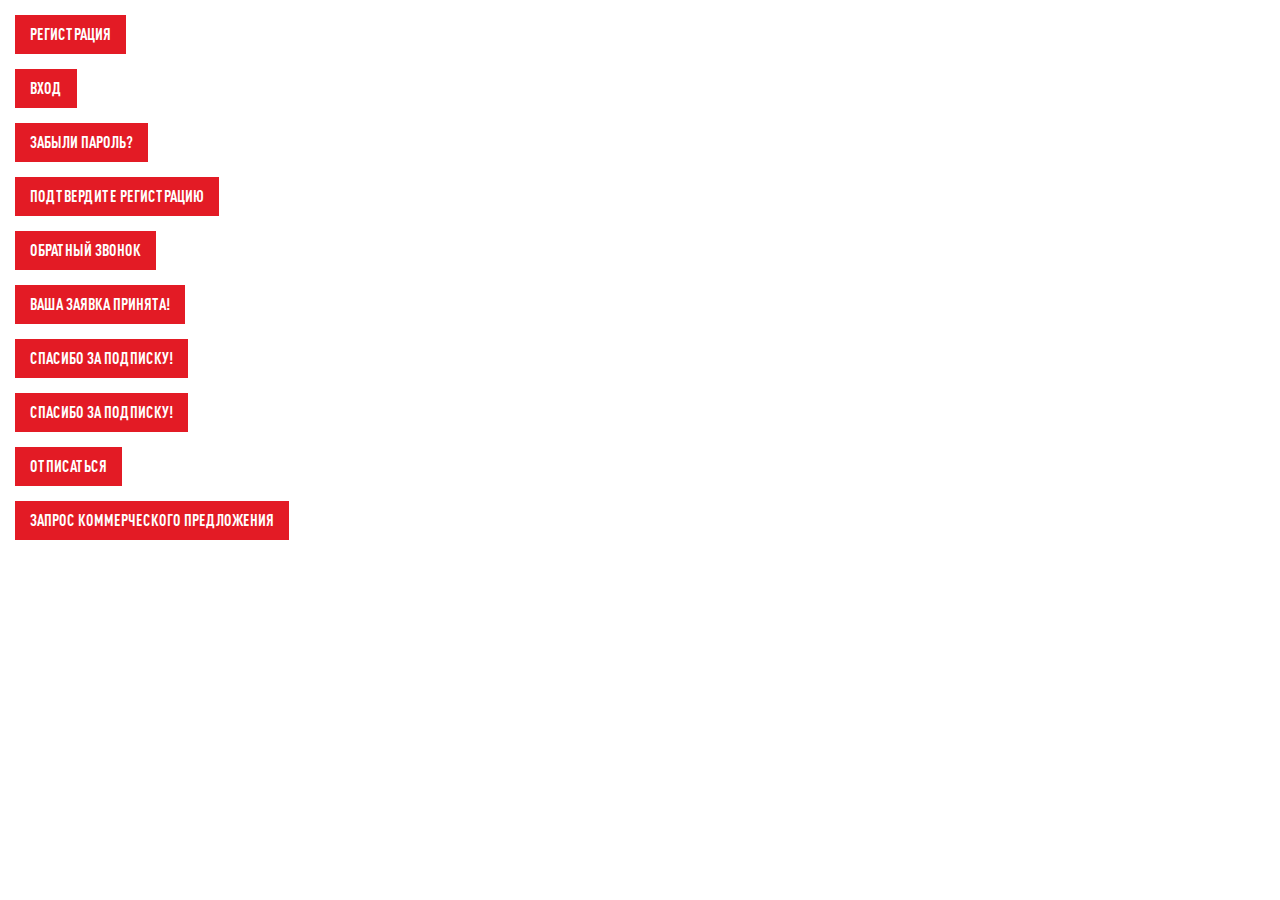
<file: modal.html>
<!DOCTYPE html>
<html lang="en">

<head>
    <meta charset="UTF-8">
    <meta name="viewport"
          content="width=device-width, user-scalable=no, initial-scale=1.0, maximum-scale=1.0, minimum-scale=1.0">
    <meta http-equiv="X-UA-Compatible" content="ie=edge">
    <title></title>
    <link rel="stylesheet" href="style.css">
</head>
<style>
    .modal-reg .open_modal {
        margin: 15px;
    }
</style>
<body class="bg-basket">
<header></header>


<div class="modal-reg">
    <button data-val="modal2" class="open_modal btn">регистрация</button>
    <div id="modal2" class="modal">
        <div class="modal-content">

            <div class="modal-registration-a">
                <div class="close"></div>
                <div class="modal-registration-flex">
                    <div class="modal-registration-photo">
                        <img src="assets/img/Photo232.png" alt="">
                    </div>
                    <div class="modal-registration-info">
                        <div class="modal-registration-fle-row">
                            <div class="modal-registration-title">
                                <h3>регистрация</h3>
                                <div class="reviews-min-text-hrefs">
                                    <ul>
                                        <li class="click-reviews country-city-min active-href"
                                            data-catalog="modal-data1">
                                            Физ. лицо
                                        </li>
                                        <li class="click-reviews country-city-min " data-catalog="modal-data2">
                                            Юр. лицо
                                        </li>
                                    </ul>
                                </div>
                            </div>
                            <div class="reviews-min-info">
                                <div class="reviews-min-block-js" data-catalog="modal-data1">
                                    <div class="register-popup-form">
                                        <form>
                                            <div class="register-popup-inp col-ramka">
                                                <label>
                                                    <span>ФИО <small>*</small></span>
                                                    <img src="assets/img/user-icon21.png" alt="">
                                                    <input type="text" >
                                                </label>
                                                <img src="assets/img/Vector210.png" alt="">
                                            </div>
                                            <div class="register-popup-inp">
                                                <label>
                                                    <span>E-mail <small>*</small></span>
                                                    <img src="assets/img/email-85.png" alt="">
                                                    <input type="text" >
                                                </label>
                                            </div>
                                            <div class="register-popup-inp password-mismatch">
                                                <label>
                                                    <span>Пароль <small>*</small></span>
                                                    <img src="assets/img/key-1.png" alt="">
                                                    <input type="text" >
                                                </label>
                                                <div class="password-mismatch-r">
                                                    <img src="assets/img/warning961.png" alt="">
                                                    <span>Пароли не совпадают</span>
                                                </div>
                                            </div>
                                            <div class="register-popup-inp password-mismatch">
                                                <label>
                                                    <span>Повторите пароль <small>*</small></span>
                                                    <img src="assets/img/key-1.png" alt="">
                                                    <input type="text" >
                                                </label>
                                                <div class="password-mismatch-r">
                                                    <img src="assets/img/warning961.png" alt="">
                                                </div>
                                            </div>
                                            <div class="register-popup-inp-rob">
                                                <img src="assets/img/captcha.png" alt="">
                                            </div>
                                            <div class="news-subscription-information">
                                                <label class="checkcontainer"> Я ознакомился с <a href="#">условиями</a>
                                                    и даю свое согласие на обработку персональных данных.
                                                    <input type="checkbox">
                                                    <span class="checkmark"></span>
                                                </label>
                                            </div>
                                            <button class="btn">зарегистрироваться</button>
                                        </form>
                                    </div>
                                </div>
                                <div class="reviews-min-block-js" data-catalog="modal-data2">
                                    <div class="register-popup-form">
                                        <form>
                                            <div class="register-popup-inp">
                                                <label>
                                                    <span>Название компании <small>*</small></span>
                                                    <img src="assets/img/Group-1.png" alt="">
                                                    <input type="text">
                                                </label>
                                            </div>
                                            <div class="register-popup-inp">
                                                <label>
                                                    <span>ИНН<small>*</small></span>
                                                    <img src="assets/img/hashtag-1.png" alt="">
                                                    <input type="text" >
                                                </label>
                                            </div>
                                            <div class="register-popup-inp">
                                                <label>
                                                    <span>ФИО контактного лица <small>*</small></span>

                                                    <img src="assets/img/user-icon21.png" alt="">
                                                    <input type="text" >
                                                </label>
                                            </div>
                                            <div class="register-popup-inp">
                                                <label>
                                                    <span>E-mail <small>*</small></span>

                                                    <img src="assets/img/email-85.png" alt="">
                                                    <input type="text" >
                                                </label>
                                            </div>
                                            <div class="register-popup-inp">
                                                <label>
                                                    <span>Пароль <small>*</small></span>
                                                    <img src="assets/img/key-1.png" alt="">
                                                    <input type="text">
                                                </label>
                                            </div>
                                            <div class="register-popup-inp">
                                                <label>
                                                    <span>Повторите пароль  <small>*</small></span>
                                                    <img src="assets/img/key-1.png" alt="">
                                                    <input type="text">
                                                </label>
                                            </div>
                                            <div class="register-popup-inp-rob">
                                                <img src="assets/img/captcha.png" alt="">
                                            </div>
                                            <div class="news-subscription-information">
                                                <label class="checkcontainer"> Я ознакомился с <a href="#">условиями</a>
                                                    и даю свое согласие на обработку персональных данных.
                                                    <input type="checkbox">
                                                    <span class="checkmark"></span>
                                                </label>
                                            </div>
                                            <button class="btn">зарегистрироваться</button>
                                        </form>
                                    </div>
                                </div>
                            </div>
                        </div>
                        <div class="modal-registration-act">
                            <p>Уже есть аккаунт? -</p>
                            <a href="#">Войти</a>
                        </div>
                    </div>
                </div>
            </div>
        </div>
    </div>
</div>

<div class="modal-reg">
    <button data-val="modal3" class="open_modal btn">вход</button>
    <div id="modal3" class="modal">
        <div class="modal-content">

            <div class="modal-registration-a">
                <div class="close"></div>
                <div class="modal-registration-flex">
                    <div class="modal-registration-photo">
                        <img src="assets/img/Photo232.png" alt="">
                    </div>
                    <div class="modal-registration-info">
                        <div class="modal-registration-fle-row">
                            <div class="modal-registration-title">
                                <h3>вход</h3>
                            </div>
                            <div class="register-popup-form">
                                <form>

                                    <div class="register-popup-inp">
                                        <label>
                                            <span>E-mail <small>*</small></span>

                                            <img src="assets/img/email-85.png" alt="">
                                            <input type="text">
                                        </label>
                                    </div>
                                    <div class="register-popup-inp">
                                        <label>
                                            <span>Пароль <small>*</small></span>
                                            <img src="assets/img/key-1.png" alt="">
                                            <input type="text" >
                                        </label>
                                    </div>

                                    <div class="register-popup-inp-rob">
                                        <img src="assets/img/captcha.png" alt="">
                                    </div>
                                    <div class="news-subscription-information">
                                        <label class="checkcontainer"> Запомнить меня на сайте
                                            <input type="checkbox">
                                            <span class="checkmark"></span>
                                        </label>
                                    </div>
                                    <div class="out-pass">
                                        <button class="btn">Войти</button>
                                        <a href="#">Забыли пароль?</a>
                                    </div>
                                </form>
                            </div>
                        </div>
                        <div class="modal-registration-act">
                            <p>Еще нет аккаунта? -</p>
                            <a href="#">Зарегистрироваться</a>
                        </div>
                    </div>
                </div>
            </div>
        </div>
    </div>
</div>

<div class="modal-reg">
    <button data-val="modal4" class="open_modal btn">Забыли пароль?</button>
    <div id="modal4" class="modal">
        <div class="modal-content">

            <div class="modal-registration-a">
                <div class="close"></div>
                <div class="modal-registration-flex">
                    <div class="modal-registration-photo">
                        <img src="assets/img/Photo232.png" alt="">
                    </div>
                    <div class="modal-registration-info">
                        <div class="modal-registration-fle-row">
                            <div class="modal-registration-title">
                                <h3>Забыли пароль?</h3>
                            </div>
                            <p>Введите Ваш email и мы вышлем Вам инструкцию
                                по смене пароля.</p>
                            <div class="register-popup-form">
                                <form>
                                    <div class="register-popup-inp">
                                        <label>
                                            <span>E-mail <small>*</small></span>
                                            <img src="assets/img/email-85.png" alt="">
                                            <input type="text">
                                        </label>
                                    </div>
                                    <button class="btn">восстановить пароль</button>
                                </form>
                            </div>
                        </div>
                        <div class="modal-registration-act">
                            <p>Я вспомнил пароль -</p>
                            <a href="#">Войти</a>
                        </div>
                    </div>
                </div>
            </div>
        </div>
    </div>
</div>


<div class="modal-reg">
    <button data-val="modal5" class="open_modal btn">подтвердите регистрацию</button>
    <div id="modal5" class="modal">
        <div class="modal-content">

            <div class="modal-registration-a">
                <div class="close"></div>
                <div class="modal-registration-flex">
                    <div class="modal-registration-photo">
                        <img src="assets/img/Photo232.png"  alt="">
                    </div>
                    <div class="modal-registration-info">
                        <div class="modal-registration-fle-row">
                            <div class="modal-registration-title">
                                <img src="assets/img/loading-11.png" class="image" alt="">
                                <h3>подтвердите регистрацию</h3>
                            </div>
                            <p>На Вашу почту отправленно письмо. Пожалуйста
                                перейдите по ссылке в письме, для подтверждения регистрации.</p>
                            <div class="the-letter-did-to">
                                <img src="assets/img/written-convers1.png" alt="">
                                <p>Если письмо не пришло на Вашу почту, проверьте папку "спам".</p>
                            </div>
                        </div>

                    </div>
                </div>
            </div>
        </div>
    </div>
</div>


<div class="modal-reg">
    <button data-val="modal6" class="open_modal btn">оБратный звонок</button>
    <div id="modal6" class="modal">
        <div class="modal-content">

            <div class="modal-call-a">
                <div class="close"></div>

                <div class="modal-registration-info">
                    <div class="modal-registration-fle-row">
                        <div class="modal-registration-title">
                            <h3>оБратный звонок</h3>
                        </div>
                        <div class="register-popup-form">
                            <form>

                                <div class="register-popup-inp">
                                    <label>
                                        <span>E-Имя <small>*</small></span>

                                        <img src="assets/img/user-icon21.png" alt="">
                                        <input type="text" >
                                    </label>
                                </div>
                                <div class="register-popup-inp">
                                    <label>
                                        <span>Телефон <small>*</small></span>

                                        <img src="assets/img/Group-52.png" alt="">
                                        <input type="text" pattern="\+7 \(\d{3}\)-\d{2}-\d{2}-\d{2}" class="phone">
                                    </label>
                                </div>
                                <div class="register-popup-inp">
                                    <label>
                                        <span>E-mail <small>*</small></span>

                                        <img src="assets/img/email-85.png" alt="">
                                        <input type="text" >
                                    </label>
                                </div>
                                <div class="register-popup-textarea">
                                    <label>

                                        <img src="assets/img/question851.png" alt="">
                                        <textarea placeholder="Ваш вопрос"></textarea>
                                    </label>
                                </div>

                                <div class="register-popup-inp-rob">
                                    <img src="assets/img/captcha.png" alt="">
                                </div>
                                <div class="news-subscription-information">
                                    <label class="checkcontainer"> Я ознакомился с <a href="#">условиями</a>
                                        и даю свое согласие на обработку персональных данных.
                                        <input type="checkbox">
                                        <span class="checkmark"></span>
                                    </label>
                                </div>
                                <button class="btn">перезвоните мне</button>
                            </form>
                        </div>
                    </div>

                </div>
            </div>
        </div>
    </div>
</div>

<div class="modal-reg">
    <button data-val="modal7" class="open_modal btn">Ваша заявка принята!</button>
    <div id="modal7" class="modal">
        <div class="modal-content">
            <div class="modal-call-a">
                <div class="close"></div>
                <div class="modal-registration-title flex-row-tit">
                    <img src="assets/img/checked-p1.png" alt="">
                    <h3>оБратный звонок</h3>
                    <p>Наш менеджер свяжется с Вами в ближайшее
                        время.</p>
                </div>

            </div>
        </div>
    </div>
</div>
<div class="modal-reg">
    <button data-val="modal8" class="open_modal btn">Спасибо за подписку!</button>
    <div id="modal8" class="modal">
        <div class="modal-content">
            <div class="modal-call-a">
                <div class="close"></div>
                <div class="modal-registration-title flex-row-tit">
                    <img src="assets/img/Group563.png" alt="">
                    <h3>Спасибо за подписку!</h3>
                    <p>Мы будем присылать Вам на почту наши акционные предложения и
                        будем делиться интересными новостями. <b>Рады что Вы с нами!</b></p>
                </div>

            </div>
        </div>
    </div>
</div>

<div class="modal-reg">
    <button data-val="modal9" class="open_modal btn">Спасибо за подписку!</button>
    <div id="modal9" class="modal">
        <div class="modal-content">
            <div class="modal-call-a">
                <div class="close"></div>
                <div class="modal-registration-title flex-row-tit">
                    <img src="assets/img/Vector-476.png" alt="">
                    <h3>Нам очень жаль.</h3>
                    <p>Вы успешно отписались от новостей</p>
                    <div class="the-letter-did-to">
                        <img src="assets/img/written-convers1.png" alt="">
                        <p>Если захотите получать рассылку снова, просто отметьте галочкой "подписка на новости" в Вашем личном кабинете.</p>
                    </div>
                </div>

            </div>
        </div>
    </div>
</div>

<div class="modal-reg">
    <button data-val="modal10" class="open_modal btn">отписаться</button>
    <div id="modal10" class="modal">
        <div class="modal-content">
            <div class="modal-call-a">
                <div class="close"></div>
                <div class="modal-registration-title flex-row-tit">
                    <h3>Вы уверены что хотите
                        отписаться от рассылки?</h3>
                </div>
                <div class="sure-you-want-cancel">
                    <button>отписаться</button>
                    <a href="#"><img src="assets/img/smile51.png" alt=""> Остаться</a>
                </div>
            </div>
        </div>
    </div>
</div>

<div class="modal-reg">
    <button data-val="modal11" class="open_modal btn">запрос коммерческого предложения</button>
    <div id="modal11" class="modal">
        <div class="modal-content">

            <div class="modal-call-a">
                <div class="close"></div>

                <div class="modal-registration-info">
                    <div class="modal-registration-fle-row">
                        <div class="modal-registration-title">
                            <h3>запрос коммерческого
                                предложения</h3>
                        </div>
                        <div class="commercial-request-offers">
                            <div class="commercial-request-offers-img">
                                <img src="assets/img/830ec03.png" alt="">
                            </div>
                            <div class="commercial-request-offers-name">
                                <span>Физический товар</span>
                                <h4>Гидроцилиндр ЦБХ 211 А
                                    (70х90)</h4>
                                <div class="slider-product-calc">
                    <span onclick="incrementDecrementCount.decrement(this)" class="decrement-count"
                          style="background-image: url('assets/img/icons/decrement.png')"></span>
                                    <p class="card-count">1</p>
                                    <span onclick="incrementDecrementCount.increment(this)" class="increment-count"
                                          style="background-image: url('assets/img/icons/increment.png')"></span>
                                </div>
                            </div>
                        </div>
                        <div class="register-popup-form">
                            <form>

                                <div class="register-popup-inp">
                                    <label>
                                        <span>Имя <small>*</small></span>

                                        <img src="assets/img/user-icon21.png" alt="">
                                        <input type="text" >
                                    </label>
                                </div>
                                <div class="register-popup-inp">
                                    <label>
                                        <span>E-mail <small>*</small></span>
                                        <img src="assets/img/email-85.png" alt="">
                                        <input type="text">
                                    </label>
                                </div>
                                <div class="register-popup-textarea">
                                    <label>
                                        <img src="assets/img/black-placariant 1.png" alt="">
                                        <textarea placeholder="Адрес доставки"></textarea>
                                    </label>
                                </div>
                                <div class="register-popup-inp-rob">
                                    <img src="assets/img/captcha.png" alt="">
                                </div>
                                <div class="news-subscription-information">
                                    <label class="checkcontainer"> Я ознакомился с <a href="#">условиями</a>
                                        и даю свое согласие на обработку персональных данных.
                                        <input type="checkbox">
                                        <span class="checkmark"></span>
                                    </label>
                                </div>
                                <button class="btn">получить коммерческое предложение</button>
                            </form>
                        </div>
                    </div>
                </div>
            </div>
        </div>
    </div>
</div>

<script src="assets/js/jquery-3.2.1.min.js"></script>
<script src="assets/js/jquery.formstyler.min.js"></script>
<script src="assets/js/jquery.mask.js"></script>
<script src="assets/slick/slick.min.js"></script>
<script src="assets/js/script.js"></script>
<script>
    $(document).ready(function () {
        $('select').styler();
    })
</script>

</body>
</html>
</file>
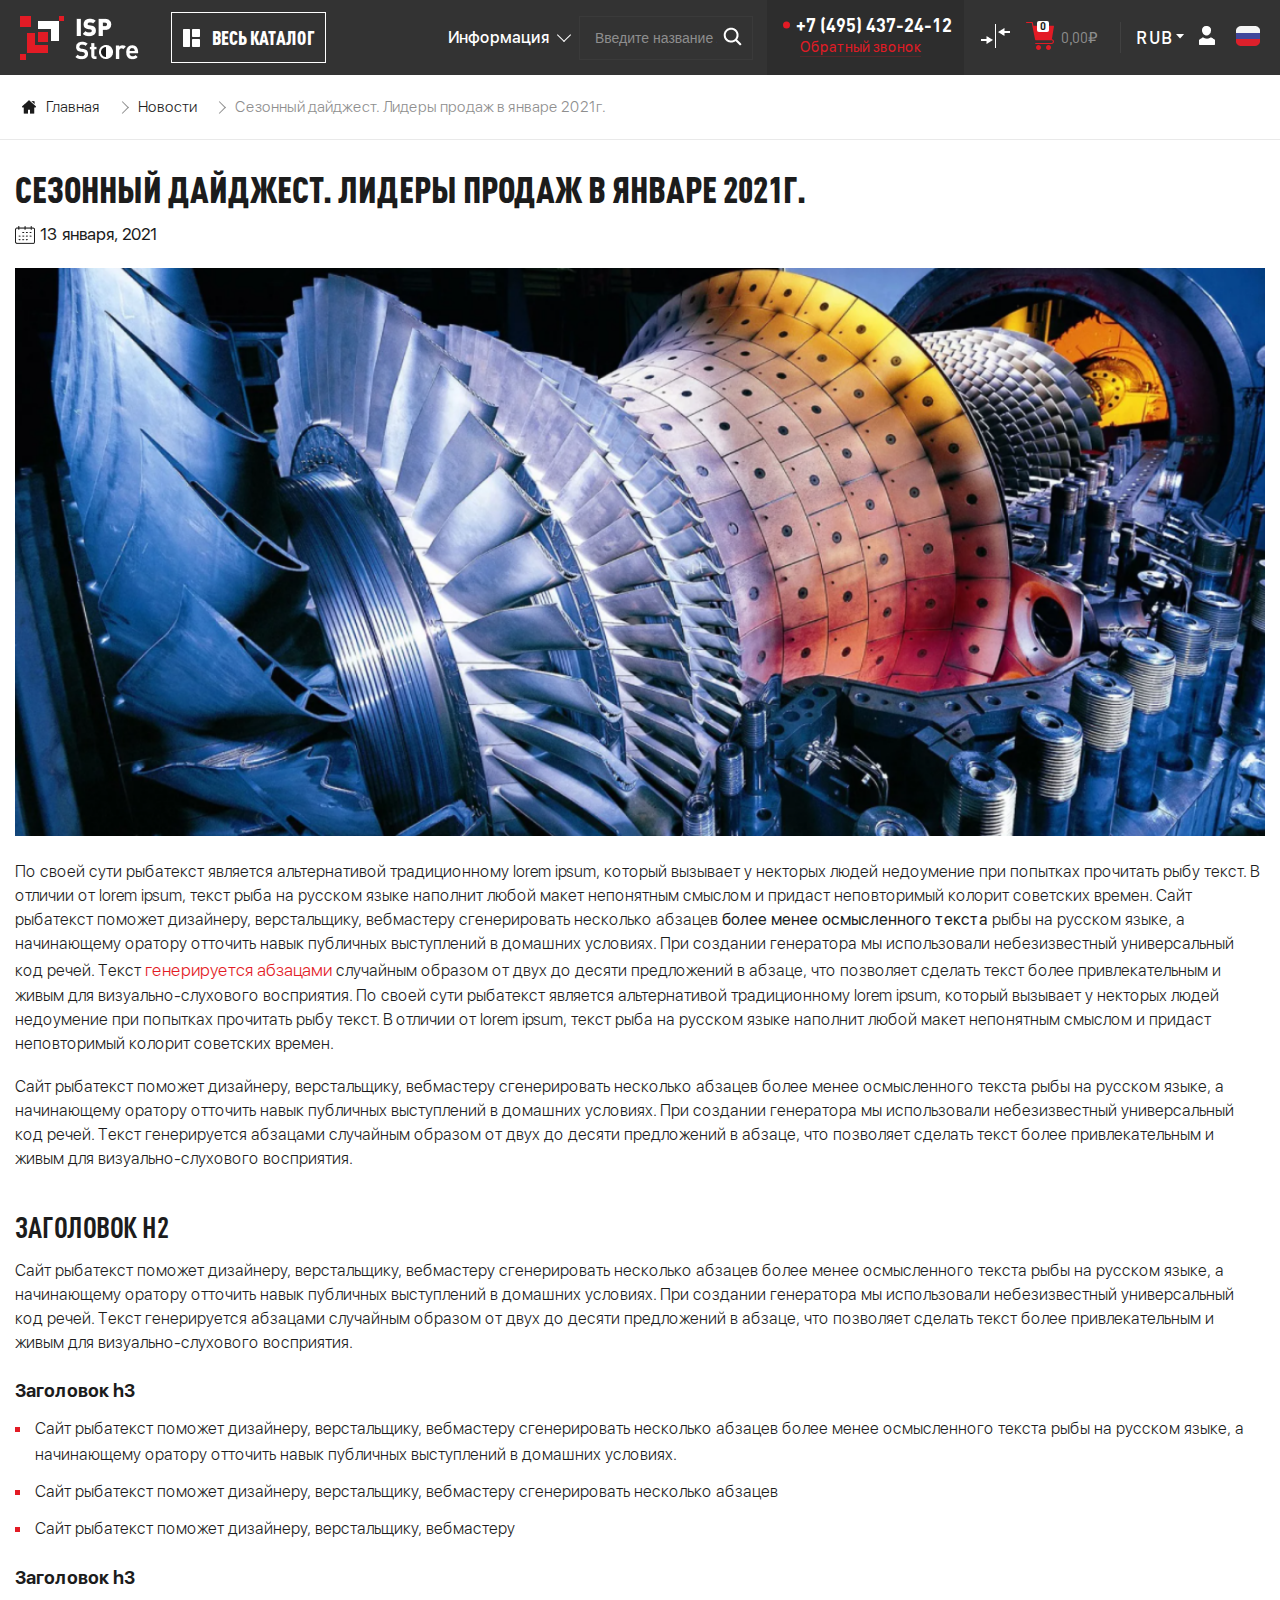
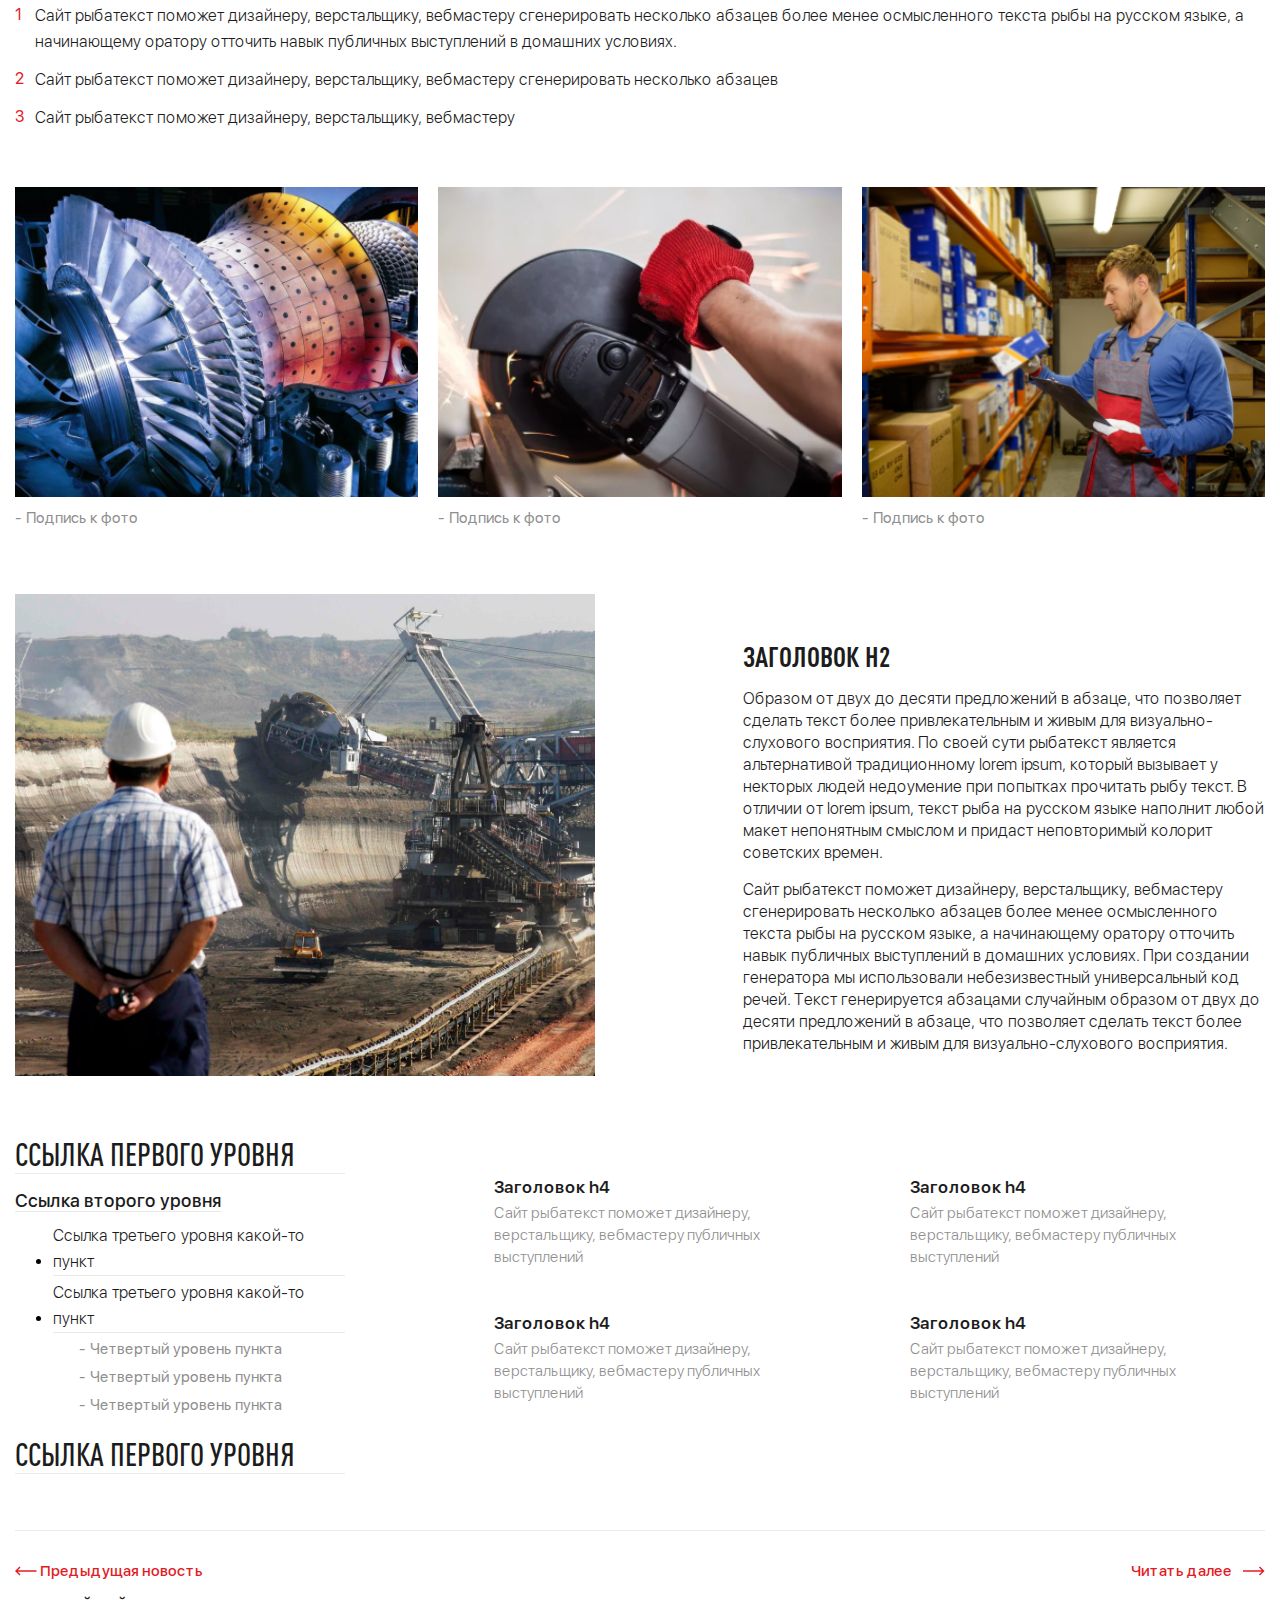
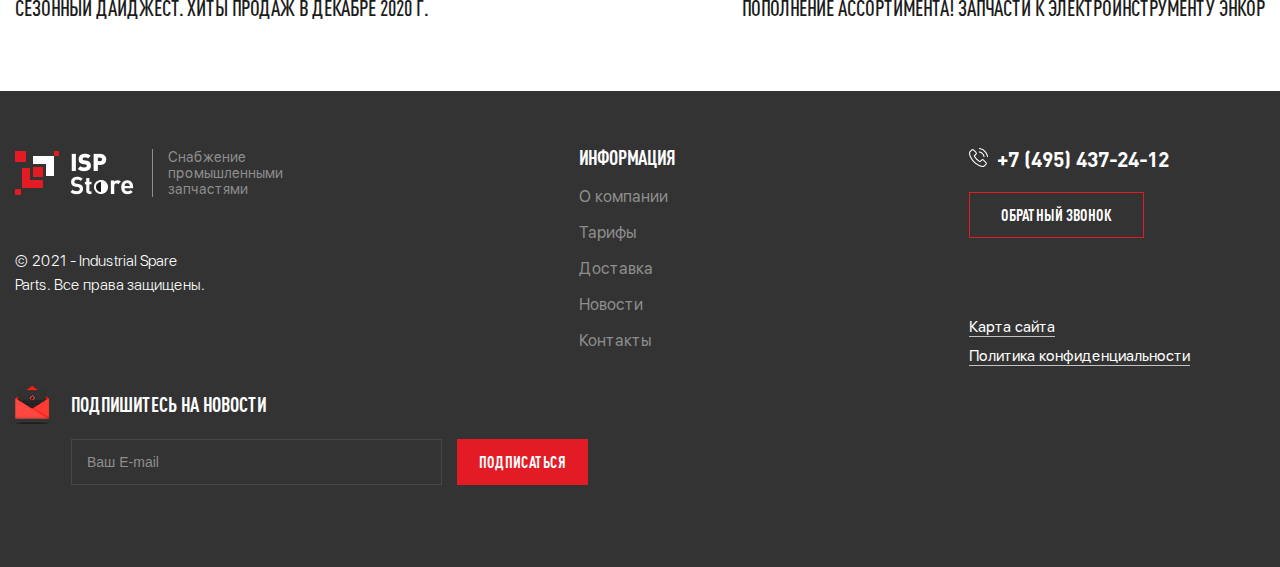
<file: new-single.html>
<!DOCTYPE html>
<html lang="en">

<head>
    <meta charset="UTF-8">
    <meta name="viewport"
          content="width=device-width, user-scalable=no, initial-scale=1.0, maximum-scale=1.0, minimum-scale=1.0">
    <meta http-equiv="X-UA-Compatible" content="ie=edge">
    <title></title>
    <link rel="stylesheet" href="style.css">
</head>

<body>

<header class="header-out">
    <div class="header-main">
        <div class="header-logo">
            <a href="index.html">
                <img src="assets/img/logo-min.png" alt="">
            </a>
        </div>
        <div class="whole-catalog header-rel">
            <div class="whole-catalog-name">
                <div class="whole-catalog-svg">
                    <svg xmlns="http://www.w3.org/2000/svg" width="17" height="18" viewBox="0 0 17 18" fill="none">
                        <path d="M6.41667 0H0.583333C0.261157 0 0 0.447698 0 1V11C0 11.5523 0.261157 12 0.583333 12H6.41667C6.73884 12 7 11.5523 7 11V1C7 0.447698 6.73884 0 6.41667 0Z"
                              fill="white"/>
                        <path d="M16.3333 0H9.66667C9.29846 0 9 0.298466 9 0.666667V7.33333C9 7.70153 9.29846 8 9.66667 8H16.3333C16.7015 8 17 7.70153 17 7.33333V0.666667C17 0.298466 16.7015 0 16.3333 0Z"
                              fill="white"/>
                        <path d="M6.41667 10H0.583333C0.261157 10 0 10.2985 0 10.6667V17.3333C0 17.7015 0.261157 18 0.583333 18H6.41667C6.73884 18 7 17.7015 7 17.3333V10.6667C7 10.2985 6.73884 10 6.41667 10Z"
                              fill="white"/>
                        <path d="M16.3333 10H9.66667C9.29846 10 9 10.2985 9 10.6667V17.3333C9 17.7015 9.29846 18 9.66667 18H16.3333C16.7015 18 17 17.7015 17 17.3333V10.6667C17 10.2985 16.7015 10 16.3333 10Z"
                              fill="white"/>
                    </svg>
                </div>
                <strong>весь Каталог</strong>
            </div>
            <div class="whole-catalog-drop ">
                <ul>
                    <li>
                        <a href="#">
                            <div class="whole-catalog-icon">
                                <svg xmlns="http://www.w3.org/2000/svg" width="19" height="19" viewBox="0 0 19 19"
                                     fill="none">
                                    <path d="M7.63378 8.9424C7.67226 8.81388 7.72334 8.6908 7.78616 8.57489L5.57388 6.36261C4.99426 7.08647 4.61036 7.9733 4.50293 8.94243H7.63378V8.9424Z"
                                          fill="#E31B25"/>
                                    <path d="M11.366 10.0576C11.3275 10.1861 11.2764 10.3092 11.2136 10.4251L13.4259 12.6374C14.0056 11.9135 14.3895 11.0267 14.4969 10.0576H11.366V10.0576Z"
                                          fill="#E31B25"/>
                                    <path d="M17.8014 10.0576V8.94239H19C18.9528 8.1202 18.8017 7.31772 18.5525 6.55026L17.4322 6.9894L17.0252 5.95108L18.1455 5.51191C17.7566 4.66998 17.2422 3.88389 16.6118 3.17677L15.7642 4.02434L14.9757 3.23576L15.8232 2.38819C15.2085 1.8402 14.5342 1.37965 13.8153 1.01315L13.3337 2.11577L12.3117 1.66939L12.7933 0.566685C11.923 0.246391 11.0034 0.0542745 10.0576 0V1.19861H8.94239V0C8.1202 0.0472113 7.31772 0.198325 6.55022 0.447541L6.98936 1.56775L5.95105 1.97477L5.51187 0.854488C4.66998 1.24341 3.88386 1.75782 3.17673 2.38819L4.0243 3.23576L3.23572 4.02434L2.38819 3.17677C1.8402 3.79152 1.37965 4.46582 1.01315 5.18473L2.11577 5.66633L1.66939 6.68832L0.566685 6.20673C0.246391 7.07702 0.0542745 7.99663 0 8.94239H1.19861V10.0576H0C0.0472113 10.8798 0.198325 11.6823 0.447541 12.4497L1.56775 12.0106L1.97477 13.0489L0.854488 13.4881C1.24341 14.3299 1.75782 15.1161 2.38819 15.8232L3.23572 14.9757L4.0243 15.7642L3.17673 16.6118C3.79148 17.1598 4.46578 17.6203 5.1847 17.9869L5.66629 16.8842L6.68829 17.3306L6.20666 18.4333C7.07698 18.7536 7.9966 18.9457 8.94235 19V17.8014H10.0576V19C10.8798 18.9528 11.6822 18.8017 12.4497 18.5525L12.0106 17.4323L13.0489 17.0253L13.488 18.1455C14.3299 17.7566 15.116 17.2422 15.8232 16.6119L14.9756 15.7643L15.7642 14.9757L16.6117 15.8233C17.1597 15.2085 17.6203 14.5342 17.9868 13.8153L16.8842 13.3337L17.3305 12.3117L18.4332 12.7933C18.7535 11.923 18.9457 11.0034 18.9999 10.0577H17.8014V10.0576ZM9.5 15.6432C6.1126 15.6432 3.35676 12.8874 3.35676 9.5C3.35676 6.1126 6.1126 3.35676 9.5 3.35676C12.8874 3.35676 15.6433 6.1126 15.6433 9.5C15.6433 12.8874 12.8874 15.6432 9.5 15.6432Z"
                                          fill="#E31B25"/>
                                    <path d="M11.2136 8.57488C11.2764 8.69079 11.3275 8.81391 11.366 8.94239H14.4969C14.3894 7.97325 14.0055 7.08642 13.4259 6.36256L11.2136 8.57488Z"
                                          fill="#E31B25"/>
                                    <path d="M10.4251 11.2137C10.3092 11.2765 10.1861 11.3276 10.0576 11.3661V14.4969C11.0267 14.3895 11.9136 14.0056 12.6374 13.426L10.4251 11.2137Z"
                                          fill="#E31B25"/>
                                    <path d="M7.78616 10.4252C7.72334 10.3092 7.67226 10.1861 7.63378 10.0576H4.50293C4.61036 11.0268 4.99426 11.9136 5.57388 12.6375L7.78616 10.4252Z"
                                          fill="#E31B25"/>
                                    <path d="M8.94258 11.3661C8.81407 11.3276 8.69098 11.2765 8.57507 11.2137L6.36279 13.426C7.08665 14.0056 7.97348 14.3895 8.94262 14.4969V11.3661H8.94258Z"
                                          fill="#E31B25"/>
                                    <path d="M8.57487 7.7863C8.69078 7.72347 8.8139 7.6724 8.94237 7.63392V4.50307C7.97324 4.6105 7.08641 4.9944 6.36255 5.57402L8.57487 7.7863Z"
                                          fill="#E31B25"/>
                                    <path d="M10.0576 4.50307V7.63392C10.1861 7.6724 10.3092 7.72347 10.4251 7.7863L12.6374 5.57402C11.9136 4.99436 11.0267 4.6105 10.0576 4.50307Z"
                                          fill="#E31B25"/>
                                    <path d="M9.50007 10.3326C9.9599 10.3326 10.3327 9.95983 10.3327 9.5C10.3327 9.04017 9.9599 8.6674 9.50007 8.6674C9.04024 8.6674 8.66748 9.04017 8.66748 9.5C8.66748 9.95983 9.04024 10.3326 9.50007 10.3326Z"
                                          fill="#E31B25"/>
                                </svg>
                            </div>
                            <span>каталог товаров</span>
                        </a>
                        <div class="submenu-head">
                            <div class="submenu-head-block">
                                <div class="submenu-head-info">
                                    <a href="#">Гидравлические системы</a>
                                    <a href="#" class="fonts-ligth">Гидромоторы / Гидронасосы
                                        Гидроцилиндры</a>
                                </div>
                                <div class="submenu-head-info">
                                    <a href="#">Подшипники и части</a>
                                    <a href="#" class="fonts-ligth">Шариковые подшипники</a>
                                    <ul>
                                        <li><a href="#">Шариковые упорные подшипники</a></li>
                                        <li><a href="#">Шариковые радиально-упорные подшипники</a></li>
                                        <li><a href="#">Шариковые радиальные однорядные подшипники</a></li>
                                        <li><a href="#">Шариковые сферические подшипники</a></li>
                                    </ul>
                                    <a href="#" class="fonts-ligth">Роликовые подшипники</a>
                                    <ul>
                                        <li><a href="#">Роликовые игольчатые подшипники</a></li>
                                        <li><a href="#"> Роликовые конические подшипники</a></li>
                                        <li><a href="#">Роликовые сферические подшипники</a></li>
                                        <li><a href="#">Роликовые цилиндрические подшипники</a></li>
                                    </ul>
                                    <a href="#" class="fonts-ligth">Корпусные подшипники</a>
                                    <a href="#" class="fonts-ligth">Шарнирные подшипники</a>
                                    <a href="#" class="fonts-ligth">Ролики опорные</a>
                                </div>
                            </div>
                            <div class="submenu-head-block">
                                <div class="submenu-head-info">
                                    <a href="#">Резина-техническая продукция</a>
                                    <a href="#" class="fonts-ligth">Гидравлические уплотнения</a>
                                    <ul>
                                        <li><a href="#">GUA-RING-02</a></li>
                                        <li><a href="#">PARKER серии AT</a></li>
                                    </ul>
                                    <a href="#" class="fonts-ligth">Уплотнительные кольца круглого сечения</a>
                                    <a href="#" class="fonts-ligth">Манжеты, сальники армированные</a>
                                </div>
                                <div class="submenu-head-info">
                                    <a href="#">Фильтры и части</a>
                                    <a href="#" class="fonts-ligth">Шариковые подшипники</a>
                                    <ul class="href-filter-sub">
                                        <li><a href="#">Воздушно-масляные сепараторы</a></li>
                                        <li><a href="#">Картриджи для гидравлических фильтров</a></li>
                                        <li><a href="#">Масляные фильтры для гидравлических систем</a></li>
                                        <li><a href="#">Воздушные фильтры</a></li>
                                        <li><a href="#">Топливные фильтры</a></li>
                                    </ul>
                                </div>
                            </div>
                        </div>
                    </li>
                    <li>
                        <a href="#">
                            <div class="whole-catalog-icon">
                                <svg xmlns="http://www.w3.org/2000/svg" width="23" height="16" viewBox="0 0 23 16"
                                     fill="none">
                                    <path d="M3 1H0V2H3V1Z" fill="#C1C1C1"/>
                                    <path d="M0 13V15H2V13C1.7045 13.151 1.366 13.2441 1 13.2441C0.634 13.2441 0.2955 13.1514 0 13Z"
                                          fill="#C1C1C1"/>
                                    <path d="M1 12C1.55228 12 2 11.7761 2 11.5C2 11.2239 1.55228 11 1 11C0.447715 11 0 11.2239 0 11.5C0 11.7761 0.447715 12 1 12Z"
                                          fill="#C1C1C1"/>
                                    <path d="M4 0H3.5C3.224 0 3 0.1792 3 0.4V4H4V0Z" fill="#C1C1C1"/>
                                    <path d="M13.4615 0.8H15V0.4C15 0.1792 14.8277 0 14.6154 0H5V4H13.4615V0.8Z"
                                          fill="#C1C1C1"/>
                                    <path d="M23 10H22V12H23V10Z" fill="#C1C1C1"/>
                                    <path d="M21 9H20V13H21V9Z" fill="#C1C1C1"/>
                                    <path d="M17 7V14H18.3335L20 12.9062V8.09375L18.3335 7H17Z" fill="#C1C1C1"/>
                                    <path d="M0 10C0.2955 9.84899 0.634 9.75593 1 9.75593C1.366 9.75593 1.7045 9.84899 2 10V8H0V10Z"
                                          fill="#C1C1C1"/>
                                    <path d="M14.625 5H13.5V15.1538H12.75V5H3.375C3.168 5 3 5.18954 3 5.42308V15.5769C3 15.8105 3.168 16 3.375 16H4.5V6.26923H5.25V16H14.625C14.832 16 15 15.8105 15 15.5769V5.42308C15 5.18996 14.832 5 14.625 5Z"
                                          fill="#C1C1C1"/>
                                    <path d="M15.6667 2H14V4.4375H14.3333C14.8847 4.4375 15.3333 4.98431 15.3333 5.65625V15H15.6667C15.8507 15 16 14.818 16 14.5938V2.40625C16 2.18241 15.8507 2 15.6667 2Z"
                                          fill="#C1C1C1"/>
                                </svg>
                            </div>
                            <span>каталог запасных частей</span>
                        </a>
                        <div class="submenu-head">
                            <div class="submenu-head-block">
                                <div class="submenu-head-info">
                                    <a href="#">Гидравлические системы</a>
                                    <a href="#" class="fonts-ligth">Гидромоторы / Гидронасосы
                                        Гидроцилиндры</a>
                                </div>
                                <div class="submenu-head-info">
                                    <a href="#">Подшипники и части</a>
                                    <a href="#" class="fonts-ligth">Шариковые подшипники</a>
                                    <ul>
                                        <li><a href="#">Шариковые упорные подшипники</a></li>
                                        <li><a href="#">Шариковые радиально-упорные подшипники</a></li>
                                        <li><a href="#">Шариковые радиальные однорядные подшипники</a></li>
                                        <li><a href="#">Шариковые сферические подшипники</a></li>
                                    </ul>
                                    <a href="#" class="fonts-ligth">Роликовые подшипники</a>
                                    <ul>
                                        <li><a href="#">Роликовые игольчатые подшипники</a></li>
                                        <li><a href="#"> Роликовые конические подшипники</a></li>
                                        <li><a href="#">Роликовые сферические подшипники</a></li>
                                        <li><a href="#">Роликовые цилиндрические подшипники</a></li>
                                    </ul>
                                    <a href="#" class="fonts-ligth">Корпусные подшипники</a>
                                    <a href="#" class="fonts-ligth">Шарнирные подшипники</a>
                                    <a href="#" class="fonts-ligth">Ролики опорные</a>
                                </div>
                            </div>
                            <div class="submenu-head-block">
                                <div class="submenu-head-info">
                                    <a href="#">Резина-техническая продукция</a>
                                    <a href="#" class="fonts-ligth">Гидравлические уплотнения</a>
                                    <ul>
                                        <li><a href="#">GUA-RING-02</a></li>
                                        <li><a href="#">PARKER серии AT</a></li>
                                    </ul>
                                    <a href="#" class="fonts-ligth">Уплотнительные кольца круглого сечения</a>
                                    <a href="#" class="fonts-ligth">Манжеты, сальники армированные</a>
                                </div>
                                <div class="submenu-head-info">
                                    <a href="#">Фильтры и части</a>
                                    <a href="#" class="fonts-ligth">Шариковые подшипники</a>
                                    <ul class="href-filter-sub">
                                        <li><a href="#">Воздушно-масляные сепараторы</a></li>
                                        <li><a href="#">Картриджи для гидравлических фильтров</a></li>
                                        <li><a href="#">Масляные фильтры для гидравлических систем</a></li>
                                        <li><a href="#">Воздушные фильтры</a></li>
                                        <li><a href="#">Топливные фильтры</a></li>
                                    </ul>
                                </div>
                            </div>
                        </div>
                    </li>
                    <li>
                        <a href="#">
                            <div class="whole-catalog-icon">
                                <svg xmlns="http://www.w3.org/2000/svg" width="20" height="21" viewBox="0 0 20 21"
                                     fill="none">
                                    <path d="M15.0929 0H3.90717C1.75275 0 0 2.01869 0 4.5C0 6.99332 1.77097 9 3.88387 9H5.63877V5.47421C5.63877 3.89523 6.75409 2.61064 8.12502 2.61064H8.13044C9.49848 2.61402 10.45 3.89861 10.45 5.47421V9H15.0929C17.2473 9 19 6.98131 19 4.5C19 2.01869 17.2473 0 15.0929 0ZM16.1985 3.87249L13.9719 6.43689C13.7546 6.68726 13.4021 6.6873 13.1847 6.43689L12.0715 5.15469C11.8541 4.90432 11.8541 4.49842 12.0715 4.24805C12.2888 3.99768 12.6413 3.99768 12.8587 4.24805L13.5784 5.0769L15.4113 2.96585C15.6287 2.71548 15.9812 2.71548 16.1985 2.96585C16.4159 3.21622 16.4159 3.62217 16.1985 3.87249Z"
                                          fill="#C1C1C1"/>
                                    <path d="M14.8153 21C15.0933 20.1288 16 17.0937 16 15.9754V12.0916C16 11.5682 15.567 11.1424 15.0348 11.1424C14.5028 11.1424 14.0698 11.5682 14.0698 12.0916V13.7476C14.0698 13.8449 13.9884 13.924 13.8882 13.924C13.788 13.924 13.7066 13.8449 13.7066 13.7476V11.1596C13.7066 10.6364 13.2735 10.2107 12.7412 10.2107C12.2091 10.2107 11.7762 10.6364 11.7762 11.1596V13.0047C11.7762 13.102 11.6947 13.1811 11.5945 13.1811C11.4944 13.1811 11.4129 13.102 11.4129 13.0047V10.4169C11.4129 9.89379 10.98 9.46823 10.4478 9.46823C9.91571 9.46823 9.48278 9.89379 9.48278 10.4169V12.2625C9.48278 12.3596 9.40122 12.4388 9.30109 12.4388C9.20085 12.4388 9.11945 12.3596 9.11945 12.2625V6.94889C9.1195 6.42561 8.68641 6 8.15418 6C7.622 6 7.18897 6.42561 7.18897 6.94889V15.1768C7.18897 15.2499 7.14169 15.3163 7.0711 15.342C7.00114 15.3674 6.91932 15.3472 6.87058 15.2928L4.6099 12.7819L4.58337 12.7552C4.4022 12.5887 4.16449 12.4964 3.91429 12.4951H3.90784C3.6476 12.498 3.40697 12.5941 3.23033 12.7661C3.0077 12.9824 2.83323 13.3958 3.26773 14.1376C3.9275 15.2627 4.6486 16.3298 5.28746 17.2751C5.76242 17.9781 6.21112 18.642 6.54563 19.202C6.75947 19.5604 7.20556 20.5014 7.45222 20.9999H14.8153V21Z"
                                          fill="#C1C1C1"/>
                                </svg>
                            </div>
                            <span>подборка оборудования</span>
                        </a>
                        <div class="submenu-head">
                            <div class="submenu-head-block">
                                <div class="submenu-head-info">
                                    <a href="#">Гидравлические системы</a>
                                    <a href="#" class="fonts-ligth">Гидромоторы / Гидронасосы
                                        Гидроцилиндры</a>
                                </div>
                                <div class="submenu-head-info">
                                    <a href="#">Подшипники и части</a>
                                    <a href="#" class="fonts-ligth">Шариковые подшипники</a>
                                    <ul>
                                        <li><a href="#">Шариковые упорные подшипники</a></li>
                                        <li><a href="#">Шариковые радиально-упорные подшипники</a></li>
                                        <li><a href="#">Шариковые радиальные однорядные подшипники</a></li>
                                        <li><a href="#">Шариковые сферические подшипники</a></li>
                                    </ul>
                                    <a href="#" class="fonts-ligth">Роликовые подшипники</a>
                                    <ul>
                                        <li><a href="#">Роликовые игольчатые подшипники</a></li>
                                        <li><a href="#"> Роликовые конические подшипники</a></li>
                                        <li><a href="#">Роликовые сферические подшипники</a></li>
                                        <li><a href="#">Роликовые цилиндрические подшипники</a></li>
                                    </ul>
                                    <a href="#" class="fonts-ligth">Корпусные подшипники</a>
                                    <a href="#" class="fonts-ligth">Шарнирные подшипники</a>
                                    <a href="#" class="fonts-ligth">Ролики опорные</a>
                                </div>
                            </div>
                            <div class="submenu-head-block">
                                <div class="submenu-head-info">
                                    <a href="#">Резина-техническая продукция</a>
                                    <a href="#" class="fonts-ligth">Гидравлические уплотнения</a>
                                    <ul>
                                        <li><a href="#">GUA-RING-02</a></li>
                                        <li><a href="#">PARKER серии AT</a></li>
                                    </ul>
                                    <a href="#" class="fonts-ligth">Уплотнительные кольца круглого сечения</a>
                                    <a href="#" class="fonts-ligth">Манжеты, сальники армированные</a>
                                </div>
                                <div class="submenu-head-info">
                                    <a href="#">Фильтры и части</a>
                                    <a href="#" class="fonts-ligth">Шариковые подшипники</a>
                                    <ul class="href-filter-sub">
                                        <li><a href="#">Воздушно-масляные сепараторы</a></li>
                                        <li><a href="#">Картриджи для гидравлических фильтров</a></li>
                                        <li><a href="#">Масляные фильтры для гидравлических систем</a></li>
                                        <li><a href="#">Воздушные фильтры</a></li>
                                        <li><a href="#">Топливные фильтры</a></li>
                                    </ul>
                                </div>
                            </div>
                        </div>
                    </li>
                    <li>
                        <a href="#">
                            <div class="whole-catalog-icon">
                                <svg xmlns="http://www.w3.org/2000/svg" width="17" height="17" viewBox="0 0 17 17"
                                     fill="none">
                                    <g clip-path="url(#clip0)">
                                        <path d="M9.05537 5.67834L0.484061 14.2497C-0.136405 14.8702 -0.163731 15.881 0.446275 16.5118C1.06946 17.1561 2.0971 17.1627 2.72849 16.5313L11.354 7.90574C10.672 7.13808 9.58343 6.1482 9.05537 5.67834Z"
                                              fill="#C1C1C1"/>
                                        <path d="M14.5744 5.31747C14.4186 5.11052 14.4394 4.82039 14.6226 4.63721L15.0182 4.24156C15.6387 3.62106 15.6661 2.61019 15.056 1.97944C14.4328 1.33513 13.4052 1.32859 12.7739 1.95998L12.3596 2.37425C12.1765 2.5573 11.8864 2.57825 11.6795 2.42256C8.55247 0.0689646 5.0013 -0.606319 3.18738 0.557714C3.09448 0.617313 3.03023 0.715561 3.02339 0.825696C3.01283 0.99533 3.12526 1.14066 3.28261 1.17861C5.3226 1.67025 7.72753 2.88273 9.87408 4.85967C10.4626 5.40168 11.5916 6.53732 12.1371 7.12266C14.1238 9.25456 15.3229 11.6675 15.816 13.7055C15.8415 13.8108 15.9114 13.902 16.0108 13.9451C16.168 14.0134 16.3442 13.9557 16.4327 13.819C17.6047 12.0089 16.9333 8.45131 14.5744 5.31747Z"
                                              fill="#C1C1C1"/>
                                    </g>
                                    <defs>
                                        <clipPath id="clip0">
                                            <rect width="17" height="17" fill="white"/>
                                        </clipPath>
                                    </defs>
                                </svg>
                            </div>
                            <span>добыча полезных ископаемых</span>
                        </a>
                    </li>
                    <li>
                        <a href="#">
                            <div class="whole-catalog-icon">
                                <svg xmlns="http://www.w3.org/2000/svg" width="20" height="20" viewBox="0 0 20 20"
                                     fill="none">
                                    <path d="M15.1975 0.296992C15.0934 0.113281 14.8988 0 14.6877 0H7.6564C7.38746 0 7.15343 0.183125 7.0882 0.444023L4.74445 9.85809C4.70039 10.0332 4.73988 10.2186 4.85089 10.3605C4.96191 10.5029 5.13242 10.5859 5.31265 10.5859H7.98257L4.76394 19.208C4.66093 19.4827 4.77711 19.7911 5.03515 19.9302C5.29437 20.0691 5.61507 19.9947 5.78644 19.7585L15.1614 6.82879C15.2913 6.65082 15.3096 6.41508 15.2101 6.21824C15.11 6.02199 14.908 5.8984 14.6877 5.8984H12.2071L15.19 0.887461C15.2988 0.706094 15.3016 0.480664 15.1975 0.296992Z"
                                          fill="#C1C1C1"/>
                                </svg>
                            </div>
                            <span>энергетика</span>
                        </a>
                    </li>
                    <li>
                        <a href="#">
                            <div class="whole-catalog-icon">
                                <svg xmlns="http://www.w3.org/2000/svg" width="21" height="21" viewBox="0 0 21 21"
                                     fill="none">
                                    <path d="M17.5764 15.9781C17.9545 15.9781 18.2611 15.6715 18.2611 15.2934C18.2611 14.9152 17.9545 14.6086 17.5764 14.6086C17.1982 14.6086 16.8916 14.9152 16.8916 15.2934C16.8916 15.6715 17.1982 15.9781 17.5764 15.9781Z"
                                          fill="#C1C1C1"/>
                                    <path d="M8.90277 15.9781C9.28095 15.9781 9.58753 15.6715 9.58753 15.2934C9.58753 14.9152 9.28095 14.6086 8.90277 14.6086C8.52459 14.6086 8.21802 14.9152 8.21802 15.2934C8.21802 15.6715 8.52459 15.9781 8.90277 15.9781Z"
                                          fill="#C1C1C1"/>
                                    <path d="M17.5762 11.8695H8.90259C8.13137 11.8695 7.42131 12.1289 6.84832 12.5607V8.44572C6.84832 8.13519 6.63922 7.8635 6.33923 7.78393C6.04006 7.70461 5.72359 7.83651 5.56888 8.10603L0.0908306 17.6926C-0.169249 18.149 0.160188 18.7171 0.685516 18.7171H3.42454C4.54517 18.7171 5.53861 18.1736 6.16356 17.3389C6.78852 18.1736 7.78196 18.7171 8.90259 18.7171H17.5762C19.4641 18.7171 20.9999 17.1812 20.9999 15.2933C21 13.4053 19.4641 11.8695 17.5762 11.8695ZM8.90259 17.3475C7.76982 17.3475 6.84832 16.426 6.84832 15.2933C6.84832 14.1605 7.76982 13.239 8.90259 13.239C10.0354 13.239 10.9569 14.1605 10.9569 15.2933C10.9569 16.426 10.0354 17.3475 8.90259 17.3475ZM17.5762 17.3475C16.4434 17.3475 15.5219 16.426 15.5219 15.2933C15.5219 14.1605 16.4434 13.239 17.5762 13.239C18.7089 13.239 19.6304 14.1605 19.6304 15.2933C19.6304 16.426 18.7089 17.3475 17.5762 17.3475Z"
                                          fill="#C1C1C1"/>
                                    <path d="M17.5761 2.2829H13.4676C13.1533 2.2829 12.8795 2.49667 12.8033 2.80158L11.5635 7.76099H10.9568V7.07623C10.9568 6.69798 10.6501 6.39147 10.272 6.39147C9.894 6.39147 9.58729 6.69798 9.58729 7.07623V8.13156C8.76997 8.60607 8.21777 9.48881 8.21777 10.5V10.5547C8.44205 10.5224 8.66944 10.5 8.90253 10.5H17.5761C18.3119 10.5 19.0067 10.6715 19.6304 10.9691V4.33717C19.6304 3.2044 18.7089 2.2829 17.5761 2.2829ZM16.8913 7.07623C16.8913 7.45439 16.5848 7.76099 16.2066 7.76099H12.975L14.0021 3.65245H16.2066C16.5848 3.65245 16.8913 3.95904 16.8913 4.33721V7.07623Z"
                                          fill="#C1C1C1"/>
                                </svg>
                            </div>
                            <span>спецтехника</span>
                        </a>
                    </li>
                    <li>
                        <a href="#">
                            <div class="whole-catalog-icon">
                                <svg xmlns="http://www.w3.org/2000/svg" width="22" height="22" viewBox="0 0 22 22"
                                     fill="none">
                                    <path d="M13 14.5C13 17.5376 10.5376 20 7.5 20C4.46243 20 2 17.5376 2 14.5C2 11.4624 4.46243 9 7.5 9C10.5376 9 13 11.4624 13 14.5Z"
                                          fill="#C1C1C1"/>
                                    <path d="M12.874 4.00256C12.8499 4.1932 12.8333 4.38614 12.8333 4.58333C12.8333 4.78053 12.8499 4.97349 12.874 5.16411L13.891 5.58127C13.9696 5.85939 14.0786 6.12434 14.217 6.37138L13.7938 7.38372C14.0322 7.69163 14.3082 7.96763 14.6161 8.20603L15.6285 7.78294C15.8755 7.9213 16.1405 8.03026 16.4186 8.1089L16.8358 9.12588C17.0265 9.15005 17.2194 9.16667 17.4166 9.16667C17.6138 9.16667 17.8067 9.15005 17.9974 9.12588L18.4145 8.1089C18.6927 8.03032 18.9576 7.92136 19.2047 7.78297L20.217 8.20608C20.5249 7.96768 20.8009 7.69169 21.0393 7.38377L20.6162 6.37141C20.7546 6.12436 20.8635 5.85942 20.9421 5.58129L21.9591 5.16411C21.9833 4.97347 21.9999 4.78053 21.9999 4.58333C21.9999 4.38614 21.9833 4.1932 21.9591 4.00256L20.9421 3.58537C20.8636 3.30725 20.7546 3.0423 20.6162 2.79526L21.0393 1.78292C20.801 1.47501 20.5249 1.19901 20.217 0.960639L19.2047 1.38373C18.9576 1.24534 18.6927 1.13638 18.4145 1.05777L17.9974 0.0407871C17.8067 0.0166146 17.6138 0 17.4166 0C17.2194 0 17.0265 0.0166146 16.8358 0.0407871L16.4186 1.05777C16.1405 1.13635 15.8756 1.24534 15.6285 1.3837L14.6162 0.960584C14.3083 1.19895 14.0323 1.47495 13.7939 1.78287L14.217 2.79526C14.0786 3.0423 13.9696 3.30725 13.891 3.58537L12.874 4.00256ZM17.4166 2.75C18.4291 2.75 19.2499 3.5708 19.2499 4.58333C19.2499 5.59584 18.4291 6.41667 17.4166 6.41667C16.404 6.41667 15.5833 5.59584 15.5833 4.58333C15.5833 3.5708 16.404 2.75 17.4166 2.75Z"
                                          fill="#C1C1C1"/>
                                    <path d="M6.60399 7.37016L6.32133 8.58121C5.92078 8.6474 5.53407 8.7516 5.16346 8.89094L4.31725 7.98749C3.87065 8.18952 3.44916 8.43501 3.05566 8.7185L3.41347 9.89522C3.1028 10.1507 2.81754 10.4359 2.56201 10.7466L1.38532 10.3888C1.10176 10.7823 0.856263 11.2038 0.654211 11.6504L1.55764 12.4967C1.41827 12.8673 1.31406 13.2541 1.24786 13.6546L0.0368172 13.9373C0.0131228 14.1773 0 14.4204 0 14.6667C0 14.9129 0.0131228 15.156 0.0368211 15.396L1.24786 15.6787C1.31406 16.0792 1.41826 16.4659 1.5576 16.8366L0.654145 17.6828C0.856174 18.1294 1.10166 18.5508 1.38515 18.9444L2.56187 18.5866C2.81742 18.8972 3.10261 19.1824 3.41328 19.438L3.05547 20.6147C3.44897 20.8983 3.87049 21.1437 4.31709 21.3458L5.16335 20.4424C5.53398 20.5817 5.92072 20.6859 6.32129 20.7521L6.60398 21.9632C6.84398 21.9869 7.08709 22 7.33333 22C7.57956 22 7.82269 21.9869 8.06267 21.9632L8.34534 20.7521C8.74588 20.6859 9.1326 20.5818 9.50321 20.4424L10.3494 21.3459C10.796 21.1438 11.2175 20.8983 11.611 20.6148L11.2532 19.4381C11.5639 19.1826 11.8491 18.8974 12.1047 18.5867L13.2814 18.9445C13.5649 18.551 13.8104 18.1295 14.0125 17.6829L13.1091 16.8366C13.2484 16.466 13.3526 16.0793 13.4188 15.6787L14.6299 15.396C14.6535 15.156 14.6667 14.9129 14.6667 14.6667C14.6667 14.4205 14.6535 14.1773 14.6298 13.9373L13.4188 13.6547C13.3526 13.2541 13.2484 12.8674 13.1091 12.4968L14.0125 11.6506C13.8105 11.204 13.565 10.7825 13.2815 10.389L12.1048 10.7468C11.8492 10.4361 11.5641 10.1509 11.2534 9.89536L11.6112 8.71864C11.2177 8.4351 10.7962 8.18958 10.3496 7.98755L9.50332 8.89098C9.13269 8.75162 8.74595 8.6474 8.34538 8.5812L8.06269 7.37016C7.82269 7.34647 7.57958 7.33334 7.33333 7.33334C7.08711 7.33334 6.84398 7.34647 6.60399 7.37016ZM11.5789 14.6667C11.5789 17.0115 9.67812 18.9123 7.33333 18.9123C4.98855 18.9123 3.08772 17.0115 3.08772 14.6667C3.08772 12.3219 4.98855 10.4211 7.33333 10.4211C9.67812 10.4211 11.5789 12.3219 11.5789 14.6667Z"
                                          fill="#C1C1C1"/>
                                    <path d="M12.4587 2.50378L13.3169 1.93132L13.6984 2.50325L12.8403 3.07571L12.4587 2.50378Z"
                                          fill="#C1C1C1"/>
                                    <path d="M11.0298 3.45938L11.8877 2.88711L12.2692 3.45904L11.4113 4.03131L11.0298 3.45938Z"
                                          fill="#C1C1C1"/>
                                    <path d="M9.60034 4.41321L10.4582 3.84094L10.8398 4.41286L9.98186 4.98514L9.60034 4.41321Z"
                                          fill="#C1C1C1"/>
                                    <path d="M6.74072 6.32077L7.59862 5.7485L7.98013 6.32043L7.12224 6.8927L6.74072 6.32077Z"
                                          fill="#C1C1C1"/>
                                    <path d="M5.31128 7.27466L6.16917 6.70238L6.55069 7.27431L5.69279 7.84659L5.31128 7.27466Z"
                                          fill="#C1C1C1"/>
                                    <path d="M8.17041 5.36694L9.0283 4.79467L9.40982 5.3666L8.55193 5.93887L8.17041 5.36694Z"
                                          fill="#C1C1C1"/>
                                    <path d="M15.9116 13.7304L16.4428 12.8465L17.0321 13.2006L16.5009 14.0846L15.9116 13.7304Z"
                                          fill="#C1C1C1"/>
                                    <path d="M16.7971 12.2565L17.3283 11.3725L17.9176 11.7267L17.3864 12.6106L16.7971 12.2565Z"
                                          fill="#C1C1C1"/>
                                    <path d="M14.1416 16.6783L14.6728 15.7943L15.2621 16.1484L14.7309 17.0324L14.1416 16.6783Z"
                                          fill="#C1C1C1"/>
                                    <path d="M15.0264 15.2044L15.5577 14.3202L16.147 14.6743L15.6157 15.5586L15.0264 15.2044Z"
                                          fill="#C1C1C1"/>
                                    <path d="M18.5671 9.30853L19.0983 8.42461L19.6876 8.77873L19.1564 9.66265L18.5671 9.30853Z"
                                          fill="#C1C1C1"/>
                                    <path d="M17.6819 10.7827L18.2131 9.89873L18.8023 10.2528L18.2712 11.1368L17.6819 10.7827Z"
                                          fill="#C1C1C1"/>
                                </svg>
                            </div>
                            <span>машиностроение</span>
                        </a>
                    </li>
                </ul>
            </div>
        </div>
        <div class="header-menu">
            <div class="open-menu">
                <span></span>
                <span></span>
                <span></span>
                <span></span>
            </div>
            <div class="for-mobile-bg"></div>
            <div class="menu-cnt mobile-bg-1">
                <div class="sidenav">
                    <div class="clic-res-min">
                        <div class="clic-res d_none">
                            <p>Информация</p>
                        </div>
                        <ul class="open-res">
                            <li><a href="#">О нас</a></li>
                            <li><a href="#">Тарифы</a></li>
                            <li><a href="#">Доставка</a></li>
                            <li><a href="#">Новости</a></li>
                            <li><a href="#">Контакты</a></li>
                        </ul>
                    </div>

                    <div class="header-block-flex">
                        <div class="header-form">
                            <form>
                                <div class="header-form-info">
                                    <label>
                                        <input type="text" placeholder="Введите название / парт номер / модель ..." class="click-ops-sub-men">
                                        <button><img src="assets/img/search-icon.png" alt=""></button>
                                    </label>
                                </div>
                            </form>
                            <div class="header-form-info-open d_none">
                                <div class="header-form-info-scrall">
                                    <div class="header-form-info-yntrac">
                                        <strong><span>Гидро</span>моторы / Гидронасосы</strong>
                                        <p>Категория</p>
                                    </div>
                                    <div class="header-form-info-yntrac">
                                        <strong><span>Гидро</span>цилиндры</strong>
                                        <p>Категория</p>
                                    </div>
                                    <div class="header-form-info-yntrac">
                                        <strong><span>Гидро</span>цилиндр ЦБХ 211А New version</strong>
                                        <p>Единичный товар</p>
                                    </div>
                                    <div class="header-form-info-yntrac">
                                        <strong><span>Гидро</span>цилиндр ЦБХ 211А New</strong>
                                        <p>Сборный товар</p>
                                    </div>
                                    <div class="header-form-info-yntrac">
                                        <strong><span>Гидро</span>цилиндр ЦБХ 211А New</strong>
                                        <p>Сборный товар</p>
                                    </div>
                                    <div class="header-form-info-yntrac">
                                        <strong><span>Гидро</span>цилиндр ЦБХ 211А New version</strong>
                                        <p>Единичный товар</p>
                                    </div>
                                    <div class="header-form-info-yntrac">
                                        <strong><span>Гидро</span>цилиндр ЦБХ 211А New</strong>
                                        <p>Сборный товар</p>
                                    </div>
                                    <div class="header-form-info-yntrac">
                                        <strong><span>Гидро</span>цилиндр ЦБХ 211А New</strong>
                                        <p>Сборный товар</p>
                                    </div>
                                </div>
                            </div>
                        </div>
                        <div class="header-phone">
                            <a href="tel: +7 (495) 437-24-12" class="header-phone-number">+7 (495) 437-24-12</a>
                            <a href="#" class="back-call-lin">Обратный звонок</a>
                        </div>
                    </div>
                    <div class="header-from-danni">
                        <div class="cravnenia-tavar-marg">
                            <a href="#" class="cravnenia-tavar">
                                <img src="assets/img/srevs4.png" alt="">
                            </a>
                        </div>
                        <div class="block-revise">
                            <a href="#">
                                <span>0</span>
                                <img src="assets/img/noun_cart_3721.svg" alt="">
                            </a>
                            <p>0,00₽</p>
                        </div>
                        <div class="header-leng">
                            <strong>RUB</strong>
                            <div class="header-leng-droup d_none">
                                <ul>
                                    <li><a href="#">USD</a></li>
                                </ul>
                            </div>
                        </div>
                        <div class="href-user">
                            <a href="#">
                                <img src="assets/img/user-icon.png" alt="">
                            </a>
                        </div>
                        <div class="header-flag">
                            <a href="javascript:;" class="header-flag-main">
                                <img src="assets/img/flag.png" alt="">
                            </a>
                            <div class="header-flag-droup d_none">
                                <ul>
                                    <li><img src="assets/img/flag-brit.png" alt=""></li>
                                </ul>
                            </div>
                        </div>
                    </div>
                </div>
            </div>
        </div>


    </div>
</header>

<section>
    <div class="menu-pages">
        <ul>
            <li><a href="#"><img src="assets/img/home21.png" alt=""> Главная</a></li>
            <li><a href="#"> Новости</a></li>
            <li>Сезонный дайджест. Лидеры продаж в январе 2021г.</li>
        </ul>
    </div>
</section>

<section>
    <div class="container">
        <div class="seasonal-digest-block">
            <h2 class="title-information">сезонный дайджест. Лидеры продаж в январе 2021г.</h2>
            <p class="seasonal-digest-href">
                <img src="assets/img/calendar2.png" alt="">
                <span>13 января, 2021</span>
            </p>
        </div>
        <div class="at-its-core-fishtext">
            <img src="assets/img/photo.png" alt="">
            <p>
                По своей сути рыбатекст является альтернативой традиционному lorem ipsum, который вызывает у некторых людей недоумение
                при попытках прочитать рыбу текст. В отличии от lorem ipsum, текст рыба на русском языке наполнит любой макет
                непонятным смыслом и придаст неповторимый колорит советских времен. Сайт рыбатекст поможет дизайнеру, верстальщику,
                вебмастеру сгенерировать несколько абзацев <strong>более менее осмысленного текста</strong> рыбы на русском языке, а начинающему оратору
                отточить навык публичных выступлений в домашних условиях. При создании генератора мы использовали небезизвестный
                универсальный код речей. Текст <span>генерируется абзацами</span> случайным образом от двух до десяти предложений в абзаце, что позволяет
                сделать текст более привлекательным и живым для визуально-слухового восприятия.
                По своей сути рыбатекст является альтернативой традиционному lorem ipsum, который вызывает у некторых людей недоумение
                при попытках прочитать рыбу текст. В отличии от lorem ipsum, текст рыба на русском языке наполнит любой макет непонятным
                смыслом и придаст неповторимый колорит советских времен.
            </p>
            <p class="mar-site-pib">
                Сайт рыбатекст поможет дизайнеру, верстальщику, вебмастеру сгенерировать несколько абзацев более менее
                осмысленного текста рыбы на русском языке, а начинающему оратору отточить навык публичных выступлений в домашних условиях.
                При создании генератора мы использовали небезизвестный универсальный код речей. Текст генерируется абзацами случайным
                образом от двух до десяти предложений в абзаце, что позволяет сделать текст более привлекательным и живым для
                визуально-слухового восприятия.
            </p>
            <h2 class="marg-zagalov-too">заголовок h2</h2>
            <p>
                Сайт рыбатекст поможет дизайнеру, верстальщику, вебмастеру сгенерировать несколько
                абзацев более менее осмысленного текста рыбы на русском языке, а начинающему оратору
                отточить навык публичных выступлений в домашних условиях. При создании генератора мы
                использовали небезизвестный универсальный код речей. Текст генерируется абзацами
                случайным образом от двух до десяти предложений в абзаце,
                что позволяет сделать текст более привлекательным и живым для визуально-слухового восприятия.
            </p>
            <h3>Заголовок h3</h3>
            <ul>
                <li>Сайт рыбатекст поможет дизайнеру, верстальщику, вебмастеру сгенерировать несколько
                    абзацев более менее осмысленного текста рыбы на русском языке, а начинающему оратору
                    отточить навык публичных выступлений в домашних условиях.
                </li>
                <li>Сайт рыбатекст поможет дизайнеру, верстальщику, вебмастеру сгенерировать несколько абзацев</li>
                <li> Сайт рыбатекст поможет дизайнеру, верстальщику, вебмастеру</li>
            </ul>
            <h3>Заголовок h3</h3>
            <div class="at-its-core-fish">
                <ul>
                    <li>Сайт рыбатекст поможет дизайнеру, верстальщику, вебмастеру сгенерировать несколько
                        абзацев более менее осмысленного текста рыбы на русском языке, а начинающему оратору
                        отточить навык публичных выступлений в домашних условиях.
                    </li>
                    <li>Сайт рыбатекст поможет дизайнеру, верстальщику, вебмастеру сгенерировать несколько абзацев</li>
                    <li> Сайт рыбатекст поможет дизайнеру, верстальщику, вебмастеру</li>
                </ul>
            </div>
            <div class="last-news-block">
                <div class="last-news-padding">
                    <div class="last-news-box">
                        <div class="last-news-image" style="background-image: url('assets/img/products/news-2.png')"></div>
                        <p>- Подпись к фото</p>
                    </div>
                </div>
                <div class="last-news-padding">
                    <div class="last-news-box">
                        <div class="last-news-image" style="background-image: url('assets/img/products/news-1.png')"></div>
                        <p>- Подпись к фото</p>

                    </div>
                </div>
                <div class="last-news-padding">
                    <div class="last-news-box">
                        <div class="last-news-image" style="background-image: url('assets/img/products/news-3.png')"></div>
                        <p>- Подпись к фото</p>
                    </div>
                </div>
            </div>
            <div class="in-the-form-ten-flex">
                <div class="in-the-form-img">
                    <img src="assets/img/Mask2q314.png" alt="">
                </div>
                <div class="in-the-form-ten">
                    <h2>заголовок h2</h2>
                    <p>
                        Образом от двух до десяти предложений в абзаце, что позволяет сделать текст более привлекательным
                        и живым для визуально-слухового восприятия.
                        По своей сути рыбатекст является альтернативой традиционному lorem ipsum, который вызывает у
                        некторых людей недоумение при попытках прочитать рыбу текст. В отличии от lorem ipsum, текст
                        рыба на русском языке наполнит любой макет непонятным смыслом и придаст неповторимый колорит советских времен.
                    </p>
                    <p>
                        Сайт рыбатекст поможет дизайнеру, верстальщику, вебмастеру сгенерировать несколько абзацев более менее
                        осмысленного текста рыбы на русском языке, а начинающему оратору отточить навык публичных выступлений
                        в домашних условиях. При создании генератора мы использовали небезизвестный универсальный код речей.
                        Текст генерируется абзацами случайным образом от двух до десяти предложений в абзаце, что позволяет
                        сделать текст более привлекательным и живым для визуально-слухового восприятия.
                    </p>
                </div>
            </div>
            <div class="first-level-link-flex">
                <div class="first-level-link">
                     <a href="#" class="first-level-link">ссылка первого уровня</a>
                    <a href="#">Ссылка второго уровня</a>
                    <ul>
                        <li><a href="#">Ссылка третьего уровня какой-то пункт</a></li>
                        <li><a href="#">Ссылка третьего уровня какой-то пункт</a></li>
                    </ul>
                    <div class="fourth-item-level">
                        <a href="#">- Четвертый уровень пункта</a>
                        <a href="#">- Четвертый уровень пункта</a>
                        <a href="#">- Четвертый уровень пункта</a>
                    </div>
                    <a href="#" class="first-level-link">ссылка первого уровня</a>
                </div>
                <div class="fishtext-website-will-flex">
                    <div class="fishtext-website-wil-in">
                        <h4>Заголовок h4</h4>
                        <p>Сайт рыбатекст поможет дизайнеру, верстальщику,
                            вебмастеру публичных выступлений</p>
                    </div>
                    <div class="fishtext-website-wil-in">
                        <h4>Заголовок h4</h4>
                        <p>Сайт рыбатекст поможет дизайнеру, верстальщику,
                            вебмастеру публичных выступлений</p>
                    </div>
                    <div class="fishtext-website-wil-in">
                        <h4>Заголовок h4</h4>
                        <p>Сайт рыбатекст поможет дизайнеру, верстальщику,
                            вебмастеру публичных выступлений</p>
                    </div>
                    <div class="fishtext-website-wil-in">
                        <h4>Заголовок h4</h4>
                        <p>Сайт рыбатекст поможет дизайнеру, верстальщику,
                            вебмастеру публичных выступлений</p>
                    </div>
                </div>

            </div>
        </div>
        <div class="seasonal-digest-bestsellers">
            <div class="seasonal-digest-bestsellers-href">
                <a href="news.html"><img src="assets/img/Vector-k15.png" alt=""> Предыдущая новость</a>
                <strong>Сезонный дайджест. Хиты продаж в декабре 2020 г.</strong>
            </div>
            <div class="seasonal-digest-bestsellers-href">
                <a href="news.html"> Читать далее <img src="assets/img/Vector5a151.png" alt=""></a>
                <strong>Пополнение ассортимента! Запчасти к электроинструменту Энкор</strong>
            </div>
        </div>
    </div>
</section>


<footer>
    <div class="container">
        <div class="footer-main">
            <div class="footer-logo">
                <div class="header-logo">
                    <a href="index.html">
                        <img src="assets/img/logo-min.png" alt="">
                    </a>
                    <p>
                        Снабжение
                        промышленными
                        запчастями
                    </p>
                </div>
                <p>© 2021 - Industrial Spare Parts.
                    Все права защищены.</p>
            </div>
            <div class="footer-href">
                <strong>информация</strong>
                <ul>
                    <li><a href="#">О компании</a></li>
                    <li><a href="#">Тарифы</a></li>
                    <li><a href="#">Доставка</a></li>
                    <li><a href="#">Новости</a></li>
                    <li><a href="#">Контакты</a></li>
                </ul>
            </div>
            <div class="footer-block">
                <div class="back-phone">
                    <a href="tel: +7 (495) 437-24-12"><img src="assets/img/phone-call1.png" alt=""> +7 (495)
                        437-24-12</a>
                </div>
                <div class="back-call">
                    <a href="#">обратный звонок</a>
                </div>
                <div class="privacy-policy">
                    <a href="#">Карта сайта</a>
                    <a href="#">Политика конфиденциальности</a>
                </div>
            </div>
            <div class="subscribe-to-news-main">
                <div class="subscribe-to-news">
                    <img src="assets/img/mail-1.png" alt="">
                    <strong>подпишитесь на новости</strong>
                </div>
                <div class="subscribe-to-form">
                    <form>
                        <div class="subscribe-to-inp">
                            <label>
                                <input type="text" placeholder="Ваш E-mail">
                            </label>
                            <button class="btn">подписаться</button>
                        </div>
                    </form>
                </div>
            </div>
        </div>
    </div>
</footer>

<script src="assets/js/jquery-3.2.1.min.js"></script>
<script src="assets/js/jquery.formstyler.min.js"></script>
<script src="assets/js/jquery.mask.js"></script>
<script src="assets/slick/slick.min.js"></script>
<script src="assets/js/script.js"></script>
<script>
    $(document).ready(function () {
        $('select').styler();
    })
</script>

</body>
</html>
</file>
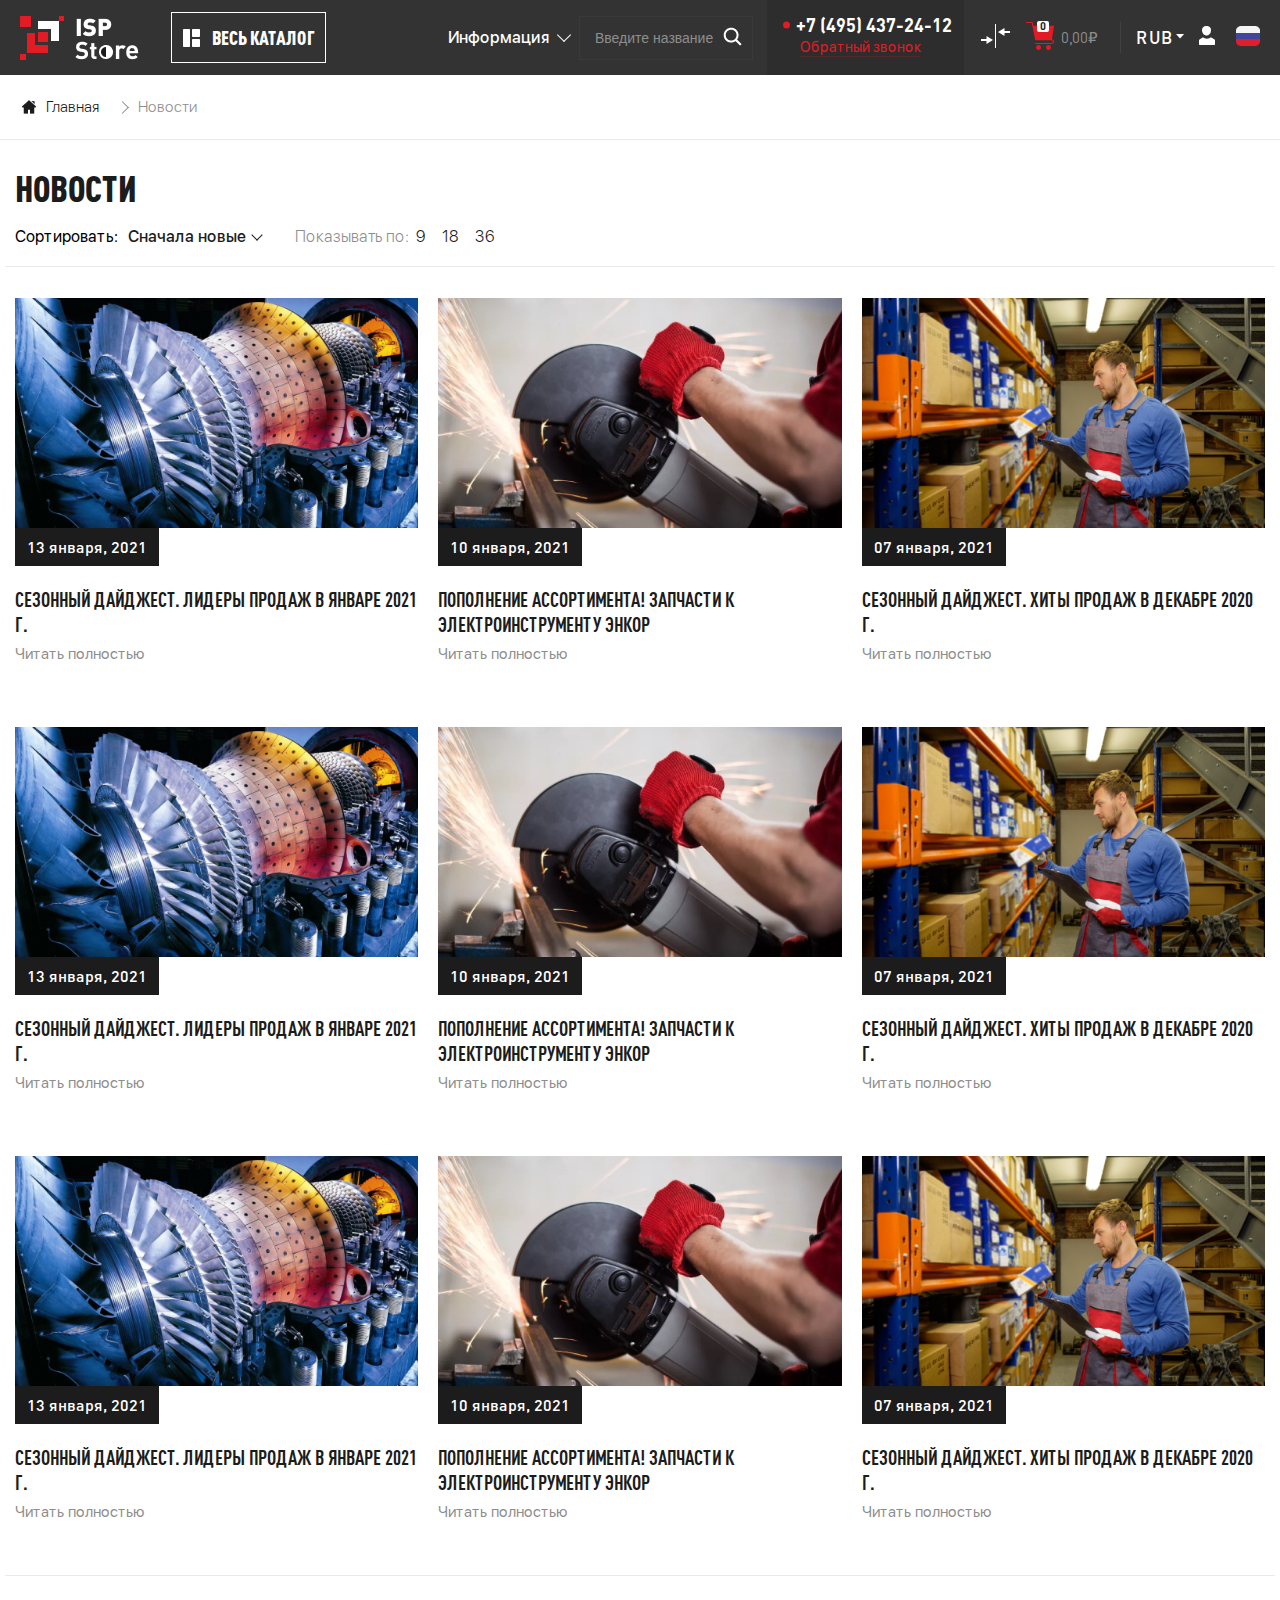
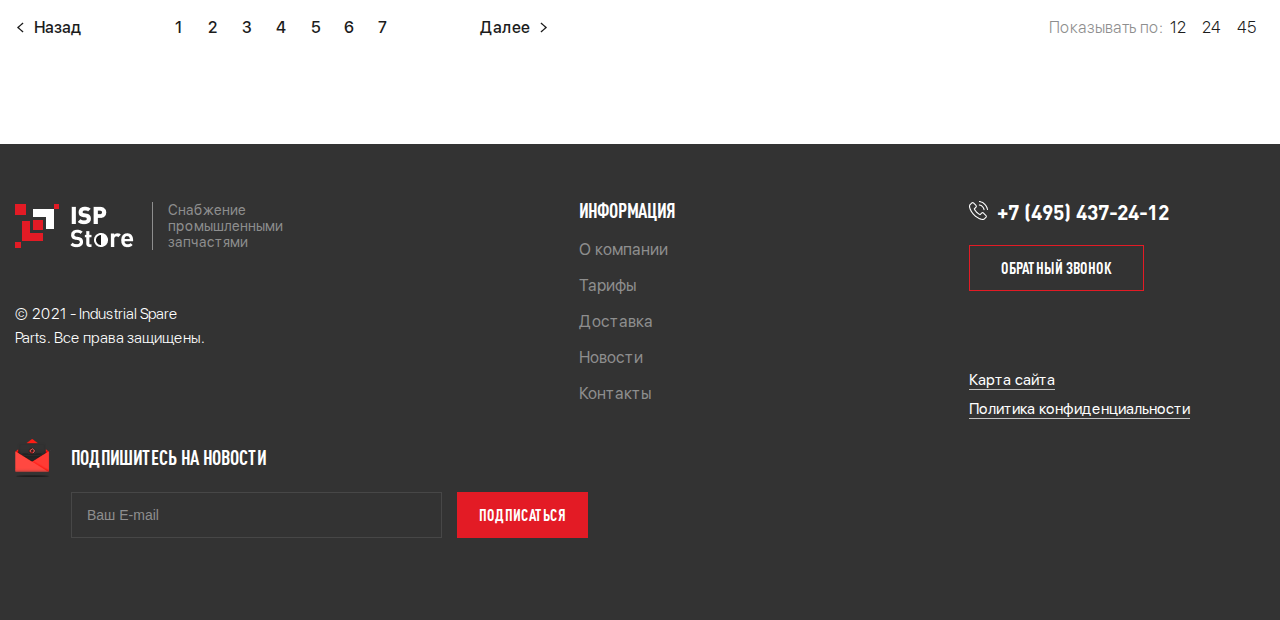
<file: news.html>
<!DOCTYPE html>
<html lang="en">

<head>
    <meta charset="UTF-8">
    <meta name="viewport"
          content="width=device-width, user-scalable=no, initial-scale=1.0, maximum-scale=1.0, minimum-scale=1.0">
    <meta http-equiv="X-UA-Compatible" content="ie=edge">
    <title></title>
    <link rel="stylesheet" href="style.css">
</head>

<body>

<header class="header-out">
    <div class="header-main">
        <div class="header-logo">
            <a href="index.html">
                <img src="assets/img/logo-min.png" alt="">
            </a>
        </div>
        <div class="whole-catalog header-rel">
            <div class="whole-catalog-name">
                <div class="whole-catalog-svg">
                    <svg xmlns="http://www.w3.org/2000/svg" width="17" height="18" viewBox="0 0 17 18" fill="none">
                        <path d="M6.41667 0H0.583333C0.261157 0 0 0.447698 0 1V11C0 11.5523 0.261157 12 0.583333 12H6.41667C6.73884 12 7 11.5523 7 11V1C7 0.447698 6.73884 0 6.41667 0Z"
                              fill="white"/>
                        <path d="M16.3333 0H9.66667C9.29846 0 9 0.298466 9 0.666667V7.33333C9 7.70153 9.29846 8 9.66667 8H16.3333C16.7015 8 17 7.70153 17 7.33333V0.666667C17 0.298466 16.7015 0 16.3333 0Z"
                              fill="white"/>
                        <path d="M6.41667 10H0.583333C0.261157 10 0 10.2985 0 10.6667V17.3333C0 17.7015 0.261157 18 0.583333 18H6.41667C6.73884 18 7 17.7015 7 17.3333V10.6667C7 10.2985 6.73884 10 6.41667 10Z"
                              fill="white"/>
                        <path d="M16.3333 10H9.66667C9.29846 10 9 10.2985 9 10.6667V17.3333C9 17.7015 9.29846 18 9.66667 18H16.3333C16.7015 18 17 17.7015 17 17.3333V10.6667C17 10.2985 16.7015 10 16.3333 10Z"
                              fill="white"/>
                    </svg>
                </div>
                <strong>весь Каталог</strong>
            </div>
            <div class="whole-catalog-drop ">
                <ul>
                    <li>
                        <a href="#">
                            <div class="whole-catalog-icon">
                                <svg xmlns="http://www.w3.org/2000/svg" width="19" height="19" viewBox="0 0 19 19"
                                     fill="none">
                                    <path d="M7.63378 8.9424C7.67226 8.81388 7.72334 8.6908 7.78616 8.57489L5.57388 6.36261C4.99426 7.08647 4.61036 7.9733 4.50293 8.94243H7.63378V8.9424Z"
                                          fill="#E31B25"/>
                                    <path d="M11.366 10.0576C11.3275 10.1861 11.2764 10.3092 11.2136 10.4251L13.4259 12.6374C14.0056 11.9135 14.3895 11.0267 14.4969 10.0576H11.366V10.0576Z"
                                          fill="#E31B25"/>
                                    <path d="M17.8014 10.0576V8.94239H19C18.9528 8.1202 18.8017 7.31772 18.5525 6.55026L17.4322 6.9894L17.0252 5.95108L18.1455 5.51191C17.7566 4.66998 17.2422 3.88389 16.6118 3.17677L15.7642 4.02434L14.9757 3.23576L15.8232 2.38819C15.2085 1.8402 14.5342 1.37965 13.8153 1.01315L13.3337 2.11577L12.3117 1.66939L12.7933 0.566685C11.923 0.246391 11.0034 0.0542745 10.0576 0V1.19861H8.94239V0C8.1202 0.0472113 7.31772 0.198325 6.55022 0.447541L6.98936 1.56775L5.95105 1.97477L5.51187 0.854488C4.66998 1.24341 3.88386 1.75782 3.17673 2.38819L4.0243 3.23576L3.23572 4.02434L2.38819 3.17677C1.8402 3.79152 1.37965 4.46582 1.01315 5.18473L2.11577 5.66633L1.66939 6.68832L0.566685 6.20673C0.246391 7.07702 0.0542745 7.99663 0 8.94239H1.19861V10.0576H0C0.0472113 10.8798 0.198325 11.6823 0.447541 12.4497L1.56775 12.0106L1.97477 13.0489L0.854488 13.4881C1.24341 14.3299 1.75782 15.1161 2.38819 15.8232L3.23572 14.9757L4.0243 15.7642L3.17673 16.6118C3.79148 17.1598 4.46578 17.6203 5.1847 17.9869L5.66629 16.8842L6.68829 17.3306L6.20666 18.4333C7.07698 18.7536 7.9966 18.9457 8.94235 19V17.8014H10.0576V19C10.8798 18.9528 11.6822 18.8017 12.4497 18.5525L12.0106 17.4323L13.0489 17.0253L13.488 18.1455C14.3299 17.7566 15.116 17.2422 15.8232 16.6119L14.9756 15.7643L15.7642 14.9757L16.6117 15.8233C17.1597 15.2085 17.6203 14.5342 17.9868 13.8153L16.8842 13.3337L17.3305 12.3117L18.4332 12.7933C18.7535 11.923 18.9457 11.0034 18.9999 10.0577H17.8014V10.0576ZM9.5 15.6432C6.1126 15.6432 3.35676 12.8874 3.35676 9.5C3.35676 6.1126 6.1126 3.35676 9.5 3.35676C12.8874 3.35676 15.6433 6.1126 15.6433 9.5C15.6433 12.8874 12.8874 15.6432 9.5 15.6432Z"
                                          fill="#E31B25"/>
                                    <path d="M11.2136 8.57488C11.2764 8.69079 11.3275 8.81391 11.366 8.94239H14.4969C14.3894 7.97325 14.0055 7.08642 13.4259 6.36256L11.2136 8.57488Z"
                                          fill="#E31B25"/>
                                    <path d="M10.4251 11.2137C10.3092 11.2765 10.1861 11.3276 10.0576 11.3661V14.4969C11.0267 14.3895 11.9136 14.0056 12.6374 13.426L10.4251 11.2137Z"
                                          fill="#E31B25"/>
                                    <path d="M7.78616 10.4252C7.72334 10.3092 7.67226 10.1861 7.63378 10.0576H4.50293C4.61036 11.0268 4.99426 11.9136 5.57388 12.6375L7.78616 10.4252Z"
                                          fill="#E31B25"/>
                                    <path d="M8.94258 11.3661C8.81407 11.3276 8.69098 11.2765 8.57507 11.2137L6.36279 13.426C7.08665 14.0056 7.97348 14.3895 8.94262 14.4969V11.3661H8.94258Z"
                                          fill="#E31B25"/>
                                    <path d="M8.57487 7.7863C8.69078 7.72347 8.8139 7.6724 8.94237 7.63392V4.50307C7.97324 4.6105 7.08641 4.9944 6.36255 5.57402L8.57487 7.7863Z"
                                          fill="#E31B25"/>
                                    <path d="M10.0576 4.50307V7.63392C10.1861 7.6724 10.3092 7.72347 10.4251 7.7863L12.6374 5.57402C11.9136 4.99436 11.0267 4.6105 10.0576 4.50307Z"
                                          fill="#E31B25"/>
                                    <path d="M9.50007 10.3326C9.9599 10.3326 10.3327 9.95983 10.3327 9.5C10.3327 9.04017 9.9599 8.6674 9.50007 8.6674C9.04024 8.6674 8.66748 9.04017 8.66748 9.5C8.66748 9.95983 9.04024 10.3326 9.50007 10.3326Z"
                                          fill="#E31B25"/>
                                </svg>
                            </div>
                            <span>каталог товаров</span>
                        </a>
                        <div class="submenu-head">
                            <div class="submenu-head-block">
                                <div class="submenu-head-info">
                                    <a href="#">Гидравлические системы</a>
                                    <a href="#" class="fonts-ligth">Гидромоторы / Гидронасосы
                                        Гидроцилиндры</a>
                                </div>
                                <div class="submenu-head-info">
                                    <a href="#">Подшипники и части</a>
                                    <a href="#" class="fonts-ligth">Шариковые подшипники</a>
                                    <ul>
                                        <li><a href="#">Шариковые упорные подшипники</a></li>
                                        <li><a href="#">Шариковые радиально-упорные подшипники</a></li>
                                        <li><a href="#">Шариковые радиальные однорядные подшипники</a></li>
                                        <li><a href="#">Шариковые сферические подшипники</a></li>
                                    </ul>
                                    <a href="#" class="fonts-ligth">Роликовые подшипники</a>
                                    <ul>
                                        <li><a href="#">Роликовые игольчатые подшипники</a></li>
                                        <li><a href="#"> Роликовые конические подшипники</a></li>
                                        <li><a href="#">Роликовые сферические подшипники</a></li>
                                        <li><a href="#">Роликовые цилиндрические подшипники</a></li>
                                    </ul>
                                    <a href="#" class="fonts-ligth">Корпусные подшипники</a>
                                    <a href="#" class="fonts-ligth">Шарнирные подшипники</a>
                                    <a href="#" class="fonts-ligth">Ролики опорные</a>
                                </div>
                            </div>
                            <div class="submenu-head-block">
                                <div class="submenu-head-info">
                                    <a href="#">Резина-техническая продукция</a>
                                    <a href="#" class="fonts-ligth">Гидравлические уплотнения</a>
                                    <ul>
                                        <li><a href="#">GUA-RING-02</a></li>
                                        <li><a href="#">PARKER серии AT</a></li>
                                    </ul>
                                    <a href="#" class="fonts-ligth">Уплотнительные кольца круглого сечения</a>
                                    <a href="#" class="fonts-ligth">Манжеты, сальники армированные</a>
                                </div>
                                <div class="submenu-head-info">
                                    <a href="#">Фильтры и части</a>
                                    <a href="#" class="fonts-ligth">Шариковые подшипники</a>
                                    <ul class="href-filter-sub">
                                        <li><a href="#">Воздушно-масляные сепараторы</a></li>
                                        <li><a href="#">Картриджи для гидравлических фильтров</a></li>
                                        <li><a href="#">Масляные фильтры для гидравлических систем</a></li>
                                        <li><a href="#">Воздушные фильтры</a></li>
                                        <li><a href="#">Топливные фильтры</a></li>
                                    </ul>
                                </div>
                            </div>
                        </div>
                    </li>
                    <li>
                        <a href="#">
                            <div class="whole-catalog-icon">
                                <svg xmlns="http://www.w3.org/2000/svg" width="23" height="16" viewBox="0 0 23 16"
                                     fill="none">
                                    <path d="M3 1H0V2H3V1Z" fill="#C1C1C1"/>
                                    <path d="M0 13V15H2V13C1.7045 13.151 1.366 13.2441 1 13.2441C0.634 13.2441 0.2955 13.1514 0 13Z"
                                          fill="#C1C1C1"/>
                                    <path d="M1 12C1.55228 12 2 11.7761 2 11.5C2 11.2239 1.55228 11 1 11C0.447715 11 0 11.2239 0 11.5C0 11.7761 0.447715 12 1 12Z"
                                          fill="#C1C1C1"/>
                                    <path d="M4 0H3.5C3.224 0 3 0.1792 3 0.4V4H4V0Z" fill="#C1C1C1"/>
                                    <path d="M13.4615 0.8H15V0.4C15 0.1792 14.8277 0 14.6154 0H5V4H13.4615V0.8Z"
                                          fill="#C1C1C1"/>
                                    <path d="M23 10H22V12H23V10Z" fill="#C1C1C1"/>
                                    <path d="M21 9H20V13H21V9Z" fill="#C1C1C1"/>
                                    <path d="M17 7V14H18.3335L20 12.9062V8.09375L18.3335 7H17Z" fill="#C1C1C1"/>
                                    <path d="M0 10C0.2955 9.84899 0.634 9.75593 1 9.75593C1.366 9.75593 1.7045 9.84899 2 10V8H0V10Z"
                                          fill="#C1C1C1"/>
                                    <path d="M14.625 5H13.5V15.1538H12.75V5H3.375C3.168 5 3 5.18954 3 5.42308V15.5769C3 15.8105 3.168 16 3.375 16H4.5V6.26923H5.25V16H14.625C14.832 16 15 15.8105 15 15.5769V5.42308C15 5.18996 14.832 5 14.625 5Z"
                                          fill="#C1C1C1"/>
                                    <path d="M15.6667 2H14V4.4375H14.3333C14.8847 4.4375 15.3333 4.98431 15.3333 5.65625V15H15.6667C15.8507 15 16 14.818 16 14.5938V2.40625C16 2.18241 15.8507 2 15.6667 2Z"
                                          fill="#C1C1C1"/>
                                </svg>
                            </div>
                            <span>каталог запасных частей</span>
                        </a>
                        <div class="submenu-head">
                            <div class="submenu-head-block">
                                <div class="submenu-head-info">
                                    <a href="#">Гидравлические системы</a>
                                    <a href="#" class="fonts-ligth">Гидромоторы / Гидронасосы
                                        Гидроцилиндры</a>
                                </div>
                                <div class="submenu-head-info">
                                    <a href="#">Подшипники и части</a>
                                    <a href="#" class="fonts-ligth">Шариковые подшипники</a>
                                    <ul>
                                        <li><a href="#">Шариковые упорные подшипники</a></li>
                                        <li><a href="#">Шариковые радиально-упорные подшипники</a></li>
                                        <li><a href="#">Шариковые радиальные однорядные подшипники</a></li>
                                        <li><a href="#">Шариковые сферические подшипники</a></li>
                                    </ul>
                                    <a href="#" class="fonts-ligth">Роликовые подшипники</a>
                                    <ul>
                                        <li><a href="#">Роликовые игольчатые подшипники</a></li>
                                        <li><a href="#"> Роликовые конические подшипники</a></li>
                                        <li><a href="#">Роликовые сферические подшипники</a></li>
                                        <li><a href="#">Роликовые цилиндрические подшипники</a></li>
                                    </ul>
                                    <a href="#" class="fonts-ligth">Корпусные подшипники</a>
                                    <a href="#" class="fonts-ligth">Шарнирные подшипники</a>
                                    <a href="#" class="fonts-ligth">Ролики опорные</a>
                                </div>
                            </div>
                            <div class="submenu-head-block">
                                <div class="submenu-head-info">
                                    <a href="#">Резина-техническая продукция</a>
                                    <a href="#" class="fonts-ligth">Гидравлические уплотнения</a>
                                    <ul>
                                        <li><a href="#">GUA-RING-02</a></li>
                                        <li><a href="#">PARKER серии AT</a></li>
                                    </ul>
                                    <a href="#" class="fonts-ligth">Уплотнительные кольца круглого сечения</a>
                                    <a href="#" class="fonts-ligth">Манжеты, сальники армированные</a>
                                </div>
                                <div class="submenu-head-info">
                                    <a href="#">Фильтры и части</a>
                                    <a href="#" class="fonts-ligth">Шариковые подшипники</a>
                                    <ul class="href-filter-sub">
                                        <li><a href="#">Воздушно-масляные сепараторы</a></li>
                                        <li><a href="#">Картриджи для гидравлических фильтров</a></li>
                                        <li><a href="#">Масляные фильтры для гидравлических систем</a></li>
                                        <li><a href="#">Воздушные фильтры</a></li>
                                        <li><a href="#">Топливные фильтры</a></li>
                                    </ul>
                                </div>
                            </div>
                        </div>
                    </li>
                    <li>
                        <a href="#">
                            <div class="whole-catalog-icon">
                                <svg xmlns="http://www.w3.org/2000/svg" width="20" height="21" viewBox="0 0 20 21"
                                     fill="none">
                                    <path d="M15.0929 0H3.90717C1.75275 0 0 2.01869 0 4.5C0 6.99332 1.77097 9 3.88387 9H5.63877V5.47421C5.63877 3.89523 6.75409 2.61064 8.12502 2.61064H8.13044C9.49848 2.61402 10.45 3.89861 10.45 5.47421V9H15.0929C17.2473 9 19 6.98131 19 4.5C19 2.01869 17.2473 0 15.0929 0ZM16.1985 3.87249L13.9719 6.43689C13.7546 6.68726 13.4021 6.6873 13.1847 6.43689L12.0715 5.15469C11.8541 4.90432 11.8541 4.49842 12.0715 4.24805C12.2888 3.99768 12.6413 3.99768 12.8587 4.24805L13.5784 5.0769L15.4113 2.96585C15.6287 2.71548 15.9812 2.71548 16.1985 2.96585C16.4159 3.21622 16.4159 3.62217 16.1985 3.87249Z"
                                          fill="#C1C1C1"/>
                                    <path d="M14.8153 21C15.0933 20.1288 16 17.0937 16 15.9754V12.0916C16 11.5682 15.567 11.1424 15.0348 11.1424C14.5028 11.1424 14.0698 11.5682 14.0698 12.0916V13.7476C14.0698 13.8449 13.9884 13.924 13.8882 13.924C13.788 13.924 13.7066 13.8449 13.7066 13.7476V11.1596C13.7066 10.6364 13.2735 10.2107 12.7412 10.2107C12.2091 10.2107 11.7762 10.6364 11.7762 11.1596V13.0047C11.7762 13.102 11.6947 13.1811 11.5945 13.1811C11.4944 13.1811 11.4129 13.102 11.4129 13.0047V10.4169C11.4129 9.89379 10.98 9.46823 10.4478 9.46823C9.91571 9.46823 9.48278 9.89379 9.48278 10.4169V12.2625C9.48278 12.3596 9.40122 12.4388 9.30109 12.4388C9.20085 12.4388 9.11945 12.3596 9.11945 12.2625V6.94889C9.1195 6.42561 8.68641 6 8.15418 6C7.622 6 7.18897 6.42561 7.18897 6.94889V15.1768C7.18897 15.2499 7.14169 15.3163 7.0711 15.342C7.00114 15.3674 6.91932 15.3472 6.87058 15.2928L4.6099 12.7819L4.58337 12.7552C4.4022 12.5887 4.16449 12.4964 3.91429 12.4951H3.90784C3.6476 12.498 3.40697 12.5941 3.23033 12.7661C3.0077 12.9824 2.83323 13.3958 3.26773 14.1376C3.9275 15.2627 4.6486 16.3298 5.28746 17.2751C5.76242 17.9781 6.21112 18.642 6.54563 19.202C6.75947 19.5604 7.20556 20.5014 7.45222 20.9999H14.8153V21Z"
                                          fill="#C1C1C1"/>
                                </svg>
                            </div>
                            <span>подборка оборудования</span>
                        </a>
                        <div class="submenu-head">
                            <div class="submenu-head-block">
                                <div class="submenu-head-info">
                                    <a href="#">Гидравлические системы</a>
                                    <a href="#" class="fonts-ligth">Гидромоторы / Гидронасосы
                                        Гидроцилиндры</a>
                                </div>
                                <div class="submenu-head-info">
                                    <a href="#">Подшипники и части</a>
                                    <a href="#" class="fonts-ligth">Шариковые подшипники</a>
                                    <ul>
                                        <li><a href="#">Шариковые упорные подшипники</a></li>
                                        <li><a href="#">Шариковые радиально-упорные подшипники</a></li>
                                        <li><a href="#">Шариковые радиальные однорядные подшипники</a></li>
                                        <li><a href="#">Шариковые сферические подшипники</a></li>
                                    </ul>
                                    <a href="#" class="fonts-ligth">Роликовые подшипники</a>
                                    <ul>
                                        <li><a href="#">Роликовые игольчатые подшипники</a></li>
                                        <li><a href="#"> Роликовые конические подшипники</a></li>
                                        <li><a href="#">Роликовые сферические подшипники</a></li>
                                        <li><a href="#">Роликовые цилиндрические подшипники</a></li>
                                    </ul>
                                    <a href="#" class="fonts-ligth">Корпусные подшипники</a>
                                    <a href="#" class="fonts-ligth">Шарнирные подшипники</a>
                                    <a href="#" class="fonts-ligth">Ролики опорные</a>
                                </div>
                            </div>
                            <div class="submenu-head-block">
                                <div class="submenu-head-info">
                                    <a href="#">Резина-техническая продукция</a>
                                    <a href="#" class="fonts-ligth">Гидравлические уплотнения</a>
                                    <ul>
                                        <li><a href="#">GUA-RING-02</a></li>
                                        <li><a href="#">PARKER серии AT</a></li>
                                    </ul>
                                    <a href="#" class="fonts-ligth">Уплотнительные кольца круглого сечения</a>
                                    <a href="#" class="fonts-ligth">Манжеты, сальники армированные</a>
                                </div>
                                <div class="submenu-head-info">
                                    <a href="#">Фильтры и части</a>
                                    <a href="#" class="fonts-ligth">Шариковые подшипники</a>
                                    <ul class="href-filter-sub">
                                        <li><a href="#">Воздушно-масляные сепараторы</a></li>
                                        <li><a href="#">Картриджи для гидравлических фильтров</a></li>
                                        <li><a href="#">Масляные фильтры для гидравлических систем</a></li>
                                        <li><a href="#">Воздушные фильтры</a></li>
                                        <li><a href="#">Топливные фильтры</a></li>
                                    </ul>
                                </div>
                            </div>
                        </div>
                    </li>
                    <li>
                        <a href="#">
                            <div class="whole-catalog-icon">
                                <svg xmlns="http://www.w3.org/2000/svg" width="17" height="17" viewBox="0 0 17 17"
                                     fill="none">
                                    <g clip-path="url(#clip0)">
                                        <path d="M9.05537 5.67834L0.484061 14.2497C-0.136405 14.8702 -0.163731 15.881 0.446275 16.5118C1.06946 17.1561 2.0971 17.1627 2.72849 16.5313L11.354 7.90574C10.672 7.13808 9.58343 6.1482 9.05537 5.67834Z"
                                              fill="#C1C1C1"/>
                                        <path d="M14.5744 5.31747C14.4186 5.11052 14.4394 4.82039 14.6226 4.63721L15.0182 4.24156C15.6387 3.62106 15.6661 2.61019 15.056 1.97944C14.4328 1.33513 13.4052 1.32859 12.7739 1.95998L12.3596 2.37425C12.1765 2.5573 11.8864 2.57825 11.6795 2.42256C8.55247 0.0689646 5.0013 -0.606319 3.18738 0.557714C3.09448 0.617313 3.03023 0.715561 3.02339 0.825696C3.01283 0.99533 3.12526 1.14066 3.28261 1.17861C5.3226 1.67025 7.72753 2.88273 9.87408 4.85967C10.4626 5.40168 11.5916 6.53732 12.1371 7.12266C14.1238 9.25456 15.3229 11.6675 15.816 13.7055C15.8415 13.8108 15.9114 13.902 16.0108 13.9451C16.168 14.0134 16.3442 13.9557 16.4327 13.819C17.6047 12.0089 16.9333 8.45131 14.5744 5.31747Z"
                                              fill="#C1C1C1"/>
                                    </g>
                                    <defs>
                                        <clipPath id="clip0">
                                            <rect width="17" height="17" fill="white"/>
                                        </clipPath>
                                    </defs>
                                </svg>
                            </div>
                            <span>добыча полезных ископаемых</span>
                        </a>
                    </li>
                    <li>
                        <a href="#">
                            <div class="whole-catalog-icon">
                                <svg xmlns="http://www.w3.org/2000/svg" width="20" height="20" viewBox="0 0 20 20"
                                     fill="none">
                                    <path d="M15.1975 0.296992C15.0934 0.113281 14.8988 0 14.6877 0H7.6564C7.38746 0 7.15343 0.183125 7.0882 0.444023L4.74445 9.85809C4.70039 10.0332 4.73988 10.2186 4.85089 10.3605C4.96191 10.5029 5.13242 10.5859 5.31265 10.5859H7.98257L4.76394 19.208C4.66093 19.4827 4.77711 19.7911 5.03515 19.9302C5.29437 20.0691 5.61507 19.9947 5.78644 19.7585L15.1614 6.82879C15.2913 6.65082 15.3096 6.41508 15.2101 6.21824C15.11 6.02199 14.908 5.8984 14.6877 5.8984H12.2071L15.19 0.887461C15.2988 0.706094 15.3016 0.480664 15.1975 0.296992Z"
                                          fill="#C1C1C1"/>
                                </svg>
                            </div>
                            <span>энергетика</span>
                        </a>
                    </li>
                    <li>
                        <a href="#">
                            <div class="whole-catalog-icon">
                                <svg xmlns="http://www.w3.org/2000/svg" width="21" height="21" viewBox="0 0 21 21"
                                     fill="none">
                                    <path d="M17.5764 15.9781C17.9545 15.9781 18.2611 15.6715 18.2611 15.2934C18.2611 14.9152 17.9545 14.6086 17.5764 14.6086C17.1982 14.6086 16.8916 14.9152 16.8916 15.2934C16.8916 15.6715 17.1982 15.9781 17.5764 15.9781Z"
                                          fill="#C1C1C1"/>
                                    <path d="M8.90277 15.9781C9.28095 15.9781 9.58753 15.6715 9.58753 15.2934C9.58753 14.9152 9.28095 14.6086 8.90277 14.6086C8.52459 14.6086 8.21802 14.9152 8.21802 15.2934C8.21802 15.6715 8.52459 15.9781 8.90277 15.9781Z"
                                          fill="#C1C1C1"/>
                                    <path d="M17.5762 11.8695H8.90259C8.13137 11.8695 7.42131 12.1289 6.84832 12.5607V8.44572C6.84832 8.13519 6.63922 7.8635 6.33923 7.78393C6.04006 7.70461 5.72359 7.83651 5.56888 8.10603L0.0908306 17.6926C-0.169249 18.149 0.160188 18.7171 0.685516 18.7171H3.42454C4.54517 18.7171 5.53861 18.1736 6.16356 17.3389C6.78852 18.1736 7.78196 18.7171 8.90259 18.7171H17.5762C19.4641 18.7171 20.9999 17.1812 20.9999 15.2933C21 13.4053 19.4641 11.8695 17.5762 11.8695ZM8.90259 17.3475C7.76982 17.3475 6.84832 16.426 6.84832 15.2933C6.84832 14.1605 7.76982 13.239 8.90259 13.239C10.0354 13.239 10.9569 14.1605 10.9569 15.2933C10.9569 16.426 10.0354 17.3475 8.90259 17.3475ZM17.5762 17.3475C16.4434 17.3475 15.5219 16.426 15.5219 15.2933C15.5219 14.1605 16.4434 13.239 17.5762 13.239C18.7089 13.239 19.6304 14.1605 19.6304 15.2933C19.6304 16.426 18.7089 17.3475 17.5762 17.3475Z"
                                          fill="#C1C1C1"/>
                                    <path d="M17.5761 2.2829H13.4676C13.1533 2.2829 12.8795 2.49667 12.8033 2.80158L11.5635 7.76099H10.9568V7.07623C10.9568 6.69798 10.6501 6.39147 10.272 6.39147C9.894 6.39147 9.58729 6.69798 9.58729 7.07623V8.13156C8.76997 8.60607 8.21777 9.48881 8.21777 10.5V10.5547C8.44205 10.5224 8.66944 10.5 8.90253 10.5H17.5761C18.3119 10.5 19.0067 10.6715 19.6304 10.9691V4.33717C19.6304 3.2044 18.7089 2.2829 17.5761 2.2829ZM16.8913 7.07623C16.8913 7.45439 16.5848 7.76099 16.2066 7.76099H12.975L14.0021 3.65245H16.2066C16.5848 3.65245 16.8913 3.95904 16.8913 4.33721V7.07623Z"
                                          fill="#C1C1C1"/>
                                </svg>
                            </div>
                            <span>спецтехника</span>
                        </a>
                    </li>
                    <li>
                        <a href="#">
                            <div class="whole-catalog-icon">
                                <svg xmlns="http://www.w3.org/2000/svg" width="22" height="22" viewBox="0 0 22 22"
                                     fill="none">
                                    <path d="M13 14.5C13 17.5376 10.5376 20 7.5 20C4.46243 20 2 17.5376 2 14.5C2 11.4624 4.46243 9 7.5 9C10.5376 9 13 11.4624 13 14.5Z"
                                          fill="#C1C1C1"/>
                                    <path d="M12.874 4.00256C12.8499 4.1932 12.8333 4.38614 12.8333 4.58333C12.8333 4.78053 12.8499 4.97349 12.874 5.16411L13.891 5.58127C13.9696 5.85939 14.0786 6.12434 14.217 6.37138L13.7938 7.38372C14.0322 7.69163 14.3082 7.96763 14.6161 8.20603L15.6285 7.78294C15.8755 7.9213 16.1405 8.03026 16.4186 8.1089L16.8358 9.12588C17.0265 9.15005 17.2194 9.16667 17.4166 9.16667C17.6138 9.16667 17.8067 9.15005 17.9974 9.12588L18.4145 8.1089C18.6927 8.03032 18.9576 7.92136 19.2047 7.78297L20.217 8.20608C20.5249 7.96768 20.8009 7.69169 21.0393 7.38377L20.6162 6.37141C20.7546 6.12436 20.8635 5.85942 20.9421 5.58129L21.9591 5.16411C21.9833 4.97347 21.9999 4.78053 21.9999 4.58333C21.9999 4.38614 21.9833 4.1932 21.9591 4.00256L20.9421 3.58537C20.8636 3.30725 20.7546 3.0423 20.6162 2.79526L21.0393 1.78292C20.801 1.47501 20.5249 1.19901 20.217 0.960639L19.2047 1.38373C18.9576 1.24534 18.6927 1.13638 18.4145 1.05777L17.9974 0.0407871C17.8067 0.0166146 17.6138 0 17.4166 0C17.2194 0 17.0265 0.0166146 16.8358 0.0407871L16.4186 1.05777C16.1405 1.13635 15.8756 1.24534 15.6285 1.3837L14.6162 0.960584C14.3083 1.19895 14.0323 1.47495 13.7939 1.78287L14.217 2.79526C14.0786 3.0423 13.9696 3.30725 13.891 3.58537L12.874 4.00256ZM17.4166 2.75C18.4291 2.75 19.2499 3.5708 19.2499 4.58333C19.2499 5.59584 18.4291 6.41667 17.4166 6.41667C16.404 6.41667 15.5833 5.59584 15.5833 4.58333C15.5833 3.5708 16.404 2.75 17.4166 2.75Z"
                                          fill="#C1C1C1"/>
                                    <path d="M6.60399 7.37016L6.32133 8.58121C5.92078 8.6474 5.53407 8.7516 5.16346 8.89094L4.31725 7.98749C3.87065 8.18952 3.44916 8.43501 3.05566 8.7185L3.41347 9.89522C3.1028 10.1507 2.81754 10.4359 2.56201 10.7466L1.38532 10.3888C1.10176 10.7823 0.856263 11.2038 0.654211 11.6504L1.55764 12.4967C1.41827 12.8673 1.31406 13.2541 1.24786 13.6546L0.0368172 13.9373C0.0131228 14.1773 0 14.4204 0 14.6667C0 14.9129 0.0131228 15.156 0.0368211 15.396L1.24786 15.6787C1.31406 16.0792 1.41826 16.4659 1.5576 16.8366L0.654145 17.6828C0.856174 18.1294 1.10166 18.5508 1.38515 18.9444L2.56187 18.5866C2.81742 18.8972 3.10261 19.1824 3.41328 19.438L3.05547 20.6147C3.44897 20.8983 3.87049 21.1437 4.31709 21.3458L5.16335 20.4424C5.53398 20.5817 5.92072 20.6859 6.32129 20.7521L6.60398 21.9632C6.84398 21.9869 7.08709 22 7.33333 22C7.57956 22 7.82269 21.9869 8.06267 21.9632L8.34534 20.7521C8.74588 20.6859 9.1326 20.5818 9.50321 20.4424L10.3494 21.3459C10.796 21.1438 11.2175 20.8983 11.611 20.6148L11.2532 19.4381C11.5639 19.1826 11.8491 18.8974 12.1047 18.5867L13.2814 18.9445C13.5649 18.551 13.8104 18.1295 14.0125 17.6829L13.1091 16.8366C13.2484 16.466 13.3526 16.0793 13.4188 15.6787L14.6299 15.396C14.6535 15.156 14.6667 14.9129 14.6667 14.6667C14.6667 14.4205 14.6535 14.1773 14.6298 13.9373L13.4188 13.6547C13.3526 13.2541 13.2484 12.8674 13.1091 12.4968L14.0125 11.6506C13.8105 11.204 13.565 10.7825 13.2815 10.389L12.1048 10.7468C11.8492 10.4361 11.5641 10.1509 11.2534 9.89536L11.6112 8.71864C11.2177 8.4351 10.7962 8.18958 10.3496 7.98755L9.50332 8.89098C9.13269 8.75162 8.74595 8.6474 8.34538 8.5812L8.06269 7.37016C7.82269 7.34647 7.57958 7.33334 7.33333 7.33334C7.08711 7.33334 6.84398 7.34647 6.60399 7.37016ZM11.5789 14.6667C11.5789 17.0115 9.67812 18.9123 7.33333 18.9123C4.98855 18.9123 3.08772 17.0115 3.08772 14.6667C3.08772 12.3219 4.98855 10.4211 7.33333 10.4211C9.67812 10.4211 11.5789 12.3219 11.5789 14.6667Z"
                                          fill="#C1C1C1"/>
                                    <path d="M12.4587 2.50378L13.3169 1.93132L13.6984 2.50325L12.8403 3.07571L12.4587 2.50378Z"
                                          fill="#C1C1C1"/>
                                    <path d="M11.0298 3.45938L11.8877 2.88711L12.2692 3.45904L11.4113 4.03131L11.0298 3.45938Z"
                                          fill="#C1C1C1"/>
                                    <path d="M9.60034 4.41321L10.4582 3.84094L10.8398 4.41286L9.98186 4.98514L9.60034 4.41321Z"
                                          fill="#C1C1C1"/>
                                    <path d="M6.74072 6.32077L7.59862 5.7485L7.98013 6.32043L7.12224 6.8927L6.74072 6.32077Z"
                                          fill="#C1C1C1"/>
                                    <path d="M5.31128 7.27466L6.16917 6.70238L6.55069 7.27431L5.69279 7.84659L5.31128 7.27466Z"
                                          fill="#C1C1C1"/>
                                    <path d="M8.17041 5.36694L9.0283 4.79467L9.40982 5.3666L8.55193 5.93887L8.17041 5.36694Z"
                                          fill="#C1C1C1"/>
                                    <path d="M15.9116 13.7304L16.4428 12.8465L17.0321 13.2006L16.5009 14.0846L15.9116 13.7304Z"
                                          fill="#C1C1C1"/>
                                    <path d="M16.7971 12.2565L17.3283 11.3725L17.9176 11.7267L17.3864 12.6106L16.7971 12.2565Z"
                                          fill="#C1C1C1"/>
                                    <path d="M14.1416 16.6783L14.6728 15.7943L15.2621 16.1484L14.7309 17.0324L14.1416 16.6783Z"
                                          fill="#C1C1C1"/>
                                    <path d="M15.0264 15.2044L15.5577 14.3202L16.147 14.6743L15.6157 15.5586L15.0264 15.2044Z"
                                          fill="#C1C1C1"/>
                                    <path d="M18.5671 9.30853L19.0983 8.42461L19.6876 8.77873L19.1564 9.66265L18.5671 9.30853Z"
                                          fill="#C1C1C1"/>
                                    <path d="M17.6819 10.7827L18.2131 9.89873L18.8023 10.2528L18.2712 11.1368L17.6819 10.7827Z"
                                          fill="#C1C1C1"/>
                                </svg>
                            </div>
                            <span>машиностроение</span>
                        </a>
                    </li>
                </ul>
            </div>
        </div>
        <div class="header-menu">
            <div class="open-menu">
                <span></span>
                <span></span>
                <span></span>
                <span></span>
            </div>
            <div class="for-mobile-bg"></div>
            <div class="menu-cnt mobile-bg-1">
                <div class="sidenav">
                    <div class="clic-res-min">
                        <div class="clic-res d_none">
                            <p>Информация</p>
                        </div>
                        <ul class="open-res">
                            <li><a href="#">О нас</a></li>
                            <li><a href="#">Тарифы</a></li>
                            <li><a href="#">Доставка</a></li>
                            <li><a href="#">Новости</a></li>
                            <li><a href="#">Контакты</a></li>
                        </ul>
                    </div>

                    <div class="header-block-flex">
                        <div class="header-form">
                            <form>
                                <div class="header-form-info">
                                    <label>
                                        <input type="text" placeholder="Введите название / парт номер / модель ..." class="click-ops-sub-men">
                                        <button><img src="assets/img/search-icon.png" alt=""></button>
                                    </label>
                                </div>
                            </form>
                            <div class="header-form-info-open d_none">
                                <div class="header-form-info-scrall">
                                    <div class="header-form-info-yntrac">
                                        <strong><span>Гидро</span>моторы / Гидронасосы</strong>
                                        <p>Категория</p>
                                    </div>
                                    <div class="header-form-info-yntrac">
                                        <strong><span>Гидро</span>цилиндры</strong>
                                        <p>Категория</p>
                                    </div>
                                    <div class="header-form-info-yntrac">
                                        <strong><span>Гидро</span>цилиндр ЦБХ 211А New version</strong>
                                        <p>Единичный товар</p>
                                    </div>
                                    <div class="header-form-info-yntrac">
                                        <strong><span>Гидро</span>цилиндр ЦБХ 211А New</strong>
                                        <p>Сборный товар</p>
                                    </div>
                                    <div class="header-form-info-yntrac">
                                        <strong><span>Гидро</span>цилиндр ЦБХ 211А New</strong>
                                        <p>Сборный товар</p>
                                    </div>
                                    <div class="header-form-info-yntrac">
                                        <strong><span>Гидро</span>цилиндр ЦБХ 211А New version</strong>
                                        <p>Единичный товар</p>
                                    </div>
                                    <div class="header-form-info-yntrac">
                                        <strong><span>Гидро</span>цилиндр ЦБХ 211А New</strong>
                                        <p>Сборный товар</p>
                                    </div>
                                    <div class="header-form-info-yntrac">
                                        <strong><span>Гидро</span>цилиндр ЦБХ 211А New</strong>
                                        <p>Сборный товар</p>
                                    </div>
                                </div>
                            </div>
                        </div>
                        <div class="header-phone">
                            <a href="tel: +7 (495) 437-24-12" class="header-phone-number">+7 (495) 437-24-12</a>
                            <a href="#" class="back-call-lin">Обратный звонок</a>
                        </div>
                    </div>
                    <div class="header-from-danni">
                        <div class="cravnenia-tavar-marg">
                            <a href="#" class="cravnenia-tavar">
                                <img src="assets/img/srevs4.png" alt="">
                            </a>
                        </div>
                        <div class="block-revise">
                            <a href="#">
                                <span>0</span>
                                <img src="assets/img/noun_cart_3721.svg" alt="">
                            </a>
                            <p>0,00₽</p>
                        </div>
                        <div class="header-leng">
                            <strong>RUB</strong>
                            <div class="header-leng-droup d_none">
                                <ul>
                                    <li><a href="#">USD</a></li>
                                </ul>
                            </div>
                        </div>
                        <div class="href-user">
                            <a href="#">
                                <img src="assets/img/user-icon.png" alt="">
                            </a>
                        </div>
                        <div class="header-flag">
                            <a href="javascript:;" class="header-flag-main">
                                <img src="assets/img/flag.png" alt="">
                            </a>
                            <div class="header-flag-droup d_none">
                                <ul>
                                    <li><img src="assets/img/flag-brit.png" alt=""></li>
                                </ul>
                            </div>
                        </div>
                    </div>
                </div>
            </div>
        </div>


    </div>
</header>

<section>
    <div class="menu-pages">
        <ul>
            <li><a href="#"><img src="assets/img/home21.png" alt=""> Главная</a></li>
            <li>Новости</li>
        </ul>
    </div>
</section>

<section>
    <div class="container">
        <div class="pages-new-ha">
            <h2 class="title-information">Новости</h2>
            <div class="pages-new-ha-main">
                <div class="pages-new-sort">
                    <div class="pages-new-sort-flex">
                        <p>
                            Сортировать:
                        </p>
                        <div class="pages-new-sort-drop">
                            <a href="javascript:;" class="click-open-new">
                                Сначала новые
                            </a>
                            <ul class="d_none">
                                <li><a href="#">Сначала новые</a></li>
                                <li><a href="#">Сначала новые</a></li>
                                <li><a href="#">Сначала новые</a></li>
                            </ul>
                        </div>
                    </div>
                    <div class="pages-new-show">
                        <p>Показывать по:</p>
                        <ul>
                            <li><a href="#">9</a></li>
                            <li><a href="#">18</a></li>
                            <li><a href="#">36</a></li>
                        </ul>
                    </div>
                </div>
                <div class="last-news-block">
                    <div class="last-news-padding">
                        <div class="last-news-box">
                            <div class="last-news-image" style="background-image: url('assets/img/products/news-2.png')"></div>
                            <span>13 января, 2021</span>
                            <h3>Сезонный дайджест. Лидеры продаж в январе 2021 г.</h3>
                            <a href="#">Читать полностью</a>
                        </div>
                    </div>
                    <div class="last-news-padding">
                        <div class="last-news-box">
                            <div class="last-news-image" style="background-image: url('assets/img/products/news-1.png')"></div>
                            <span>10 января, 2021</span>
                            <h3>Пополнение ассортимента! Запчасти к электроинструменту Энкор</h3>
                            <a href="#">Читать полностью</a>
                        </div>
                    </div>
                    <div class="last-news-padding">
                        <div class="last-news-box">
                            <div class="last-news-image" style="background-image: url('assets/img/products/news-3.png')"></div>
                            <span>07 января, 2021</span>
                            <h3>Сезонный дайджест. Хиты продаж в декабре 2020 г.</h3>
                            <a href="#">Читать полностью</a>
                        </div>
                    </div>
                    <div class="last-news-padding">
                        <div class="last-news-box">
                            <div class="last-news-image" style="background-image: url('assets/img/products/news-2.png')"></div>
                            <span>13 января, 2021</span>
                            <h3>Сезонный дайджест. Лидеры продаж в январе 2021 г.</h3>
                            <a href="#">Читать полностью</a>
                        </div>
                    </div>
                    <div class="last-news-padding">
                        <div class="last-news-box">
                            <div class="last-news-image" style="background-image: url('assets/img/products/news-1.png')"></div>
                            <span>10 января, 2021</span>
                            <h3>Пополнение ассортимента! Запчасти к электроинструменту Энкор</h3>
                            <a href="#">Читать полностью</a>
                        </div>
                    </div>
                    <div class="last-news-padding">
                        <div class="last-news-box">
                            <div class="last-news-image" style="background-image: url('assets/img/products/news-3.png')"></div>
                            <span>07 января, 2021</span>
                            <h3>Сезонный дайджест. Хиты продаж в декабре 2020 г.</h3>
                            <a href="#">Читать полностью</a>
                        </div>
                    </div>
                    <div class="last-news-padding">
                        <div class="last-news-box">
                            <div class="last-news-image" style="background-image: url('assets/img/products/news-2.png')"></div>
                            <span>13 января, 2021</span>
                            <h3>Сезонный дайджест. Лидеры продаж в январе 2021 г.</h3>
                            <a href="#">Читать полностью</a>
                        </div>
                    </div>
                    <div class="last-news-padding">
                        <div class="last-news-box">
                            <div class="last-news-image" style="background-image: url('assets/img/products/news-1.png')"></div>
                            <span>10 января, 2021</span>
                            <h3>Пополнение ассортимента! Запчасти к электроинструменту Энкор</h3>
                            <a href="#">Читать полностью</a>
                        </div>
                    </div>
                    <div class="last-news-padding">
                        <div class="last-news-box">
                            <div class="last-news-image" style="background-image: url('assets/img/products/news-3.png')"></div>
                            <span>07 января, 2021</span>
                            <h3>Сезонный дайджест. Хиты продаж в декабре 2020 г.</h3>
                            <a href="#">Читать полностью</a>
                        </div>
                    </div>
                </div>

                <div class="pages-new-information">
                    <div class="pages-new-informa-ser">
                        <ul>
                            <li>
                                <a href="#">
                                    <img src="assets/img/Vector-8.png" alt=""> Назад
                                </a>
                            </li>
                            <li><a href="#">1</a></li>
                            <li><a href="#">2</a></li>
                            <li><a href="#">3</a></li>
                            <li><a href="#">4</a></li>
                            <li><a href="#">5</a></li>
                            <li><a href="#">6</a></li>
                            <li><a href="#">7</a></li>
                            <li>
                                <a href="#">
                                    Далее
                                    <img src="assets/img/Vector-579.png" alt="">
                                </a>
                            </li>
                        </ul>
                    </div>
                    <div class="pages-new-show">
                        <p>Показывать по:</p>
                        <ul>
                            <li><a href="#">12</a></li>
                            <li><a href="#">24</a></li>
                            <li><a href="#">45</a></li>
                        </ul>
                    </div>
                </div>

            </div>
        </div>
    </div>
</section>


<footer>
    <div class="container">
        <div class="footer-main">
            <div class="footer-logo">
                <div class="header-logo">
                    <a href="index.html">
                        <img src="assets/img/logo-min.png" alt="">
                    </a>
                    <p>
                        Снабжение
                        промышленными
                        запчастями
                    </p>
                </div>
                <p>© 2021 - Industrial Spare Parts.
                    Все права защищены.</p>
            </div>
            <div class="footer-href">
                <strong>информация</strong>
                <ul>
                    <li><a href="#">О компании</a></li>
                    <li><a href="#">Тарифы</a></li>
                    <li><a href="#">Доставка</a></li>
                    <li><a href="#">Новости</a></li>
                    <li><a href="#">Контакты</a></li>
                </ul>
            </div>
            <div class="footer-block">
                <div class="back-phone">
                    <a href="tel: +7 (495) 437-24-12"><img src="assets/img/phone-call1.png" alt=""> +7 (495)
                        437-24-12</a>
                </div>
                <div class="back-call">
                    <a href="#">обратный звонок</a>
                </div>
                <div class="privacy-policy">
                    <a href="#">Карта сайта</a>
                    <a href="#">Политика конфиденциальности</a>
                </div>
            </div>
            <div class="subscribe-to-news-main">
                <div class="subscribe-to-news">
                    <img src="assets/img/mail-1.png" alt="">
                    <strong>подпишитесь на новости</strong>
                </div>
                <div class="subscribe-to-form">
                    <form>
                        <div class="subscribe-to-inp">
                            <label>
                                <input type="text" placeholder="Ваш E-mail">
                            </label>
                            <button class="btn">подписаться</button>
                        </div>
                    </form>
                </div>
            </div>
        </div>
    </div>
</footer>

<script src="assets/js/jquery-3.2.1.min.js"></script>
<script src="assets/js/jquery.formstyler.min.js"></script>
<script src="assets/js/jquery.mask.js"></script>
<script src="assets/slick/slick.min.js"></script>
<script src="assets/js/script.js"></script>
<script>
    $(document).ready(function () {
        $('select').styler();
    })
</script>

</body>
</html>
</file>
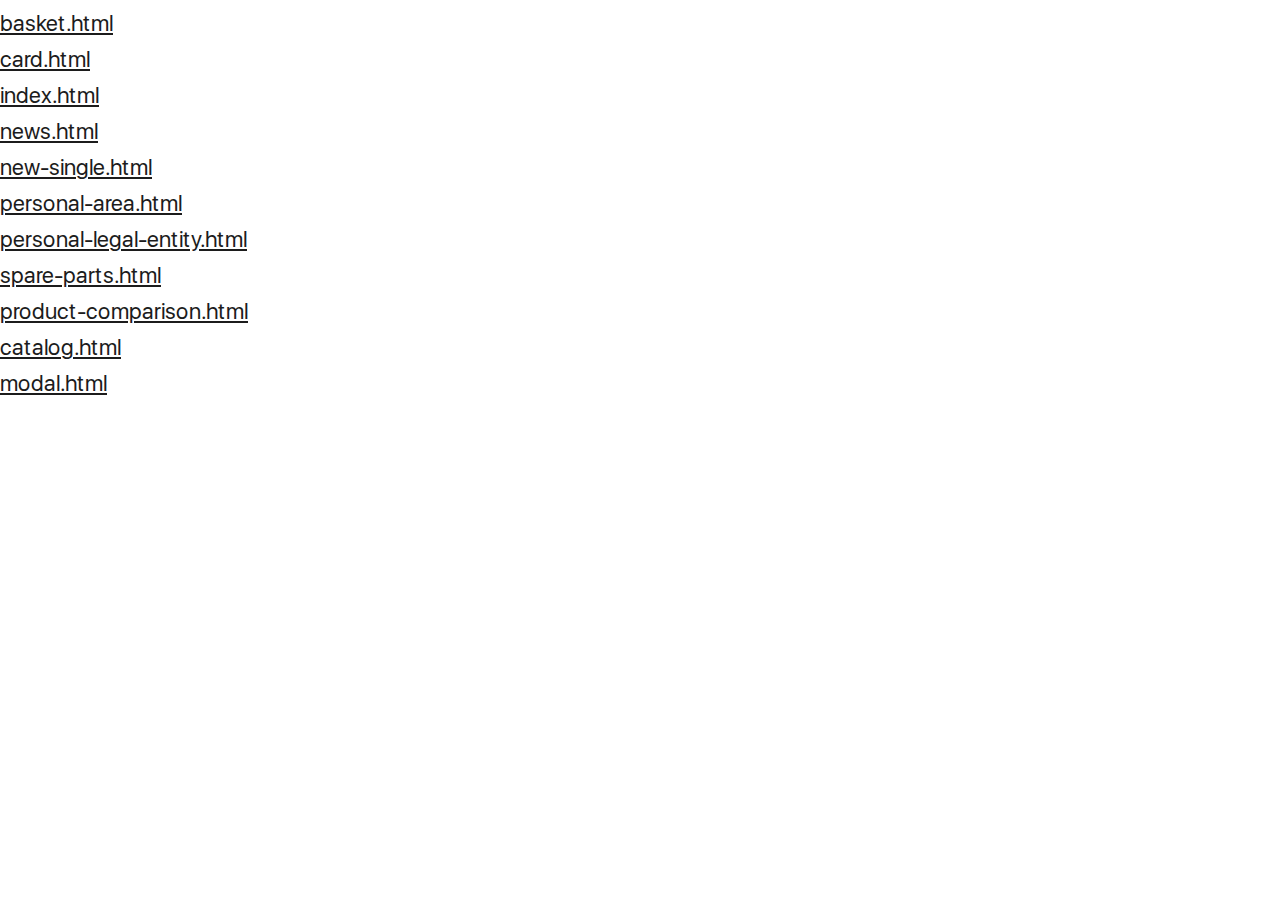
<file: pages.html>
<!DOCTYPE html>
<html lang="en">

<head>
    <meta charset="UTF-8">
    <meta name="viewport"
          content="width=device-width, user-scalable=no, initial-scale=1.0, maximum-scale=1.0, minimum-scale=1.0">
    <meta http-equiv="X-UA-Compatible" content="ie=edge">
    <title></title>
    <link rel="stylesheet" href="style.css">
</head>
<style>
    .link-pag li{
        margin-top: 10px;
    }
    .link-pag li a{
        font-size: 22px;
        color: #1C1C1C;
        text-decoration: underline;
    }
</style>
<body>
    <ul class="link-pag">
        <li><a href="basket.html">basket.html</a></li>
        <li><a href="card.html">card.html</a></li>
        <li><a href="index.html">index.html</a></li>
        <li><a href="news.html">news.html</a></li>
        <li><a href="new-single.html">new-single.html</a></li>
        <li><a href="personal-area.html">personal-area.html</a></li>
        <li><a href="personal-legal-entity.html">personal-legal-entity.html</a></li>
        <li><a href="spare-parts.html">spare-parts.html</a></li>
        <li><a href="product-comparison.html">product-comparison.html</a></li>
        <li><a href="catalog.html">catalog.html</a></li>
        <li><a href="modal.html">modal.html</a></li>
    </ul>


</body>
</html>
</file>
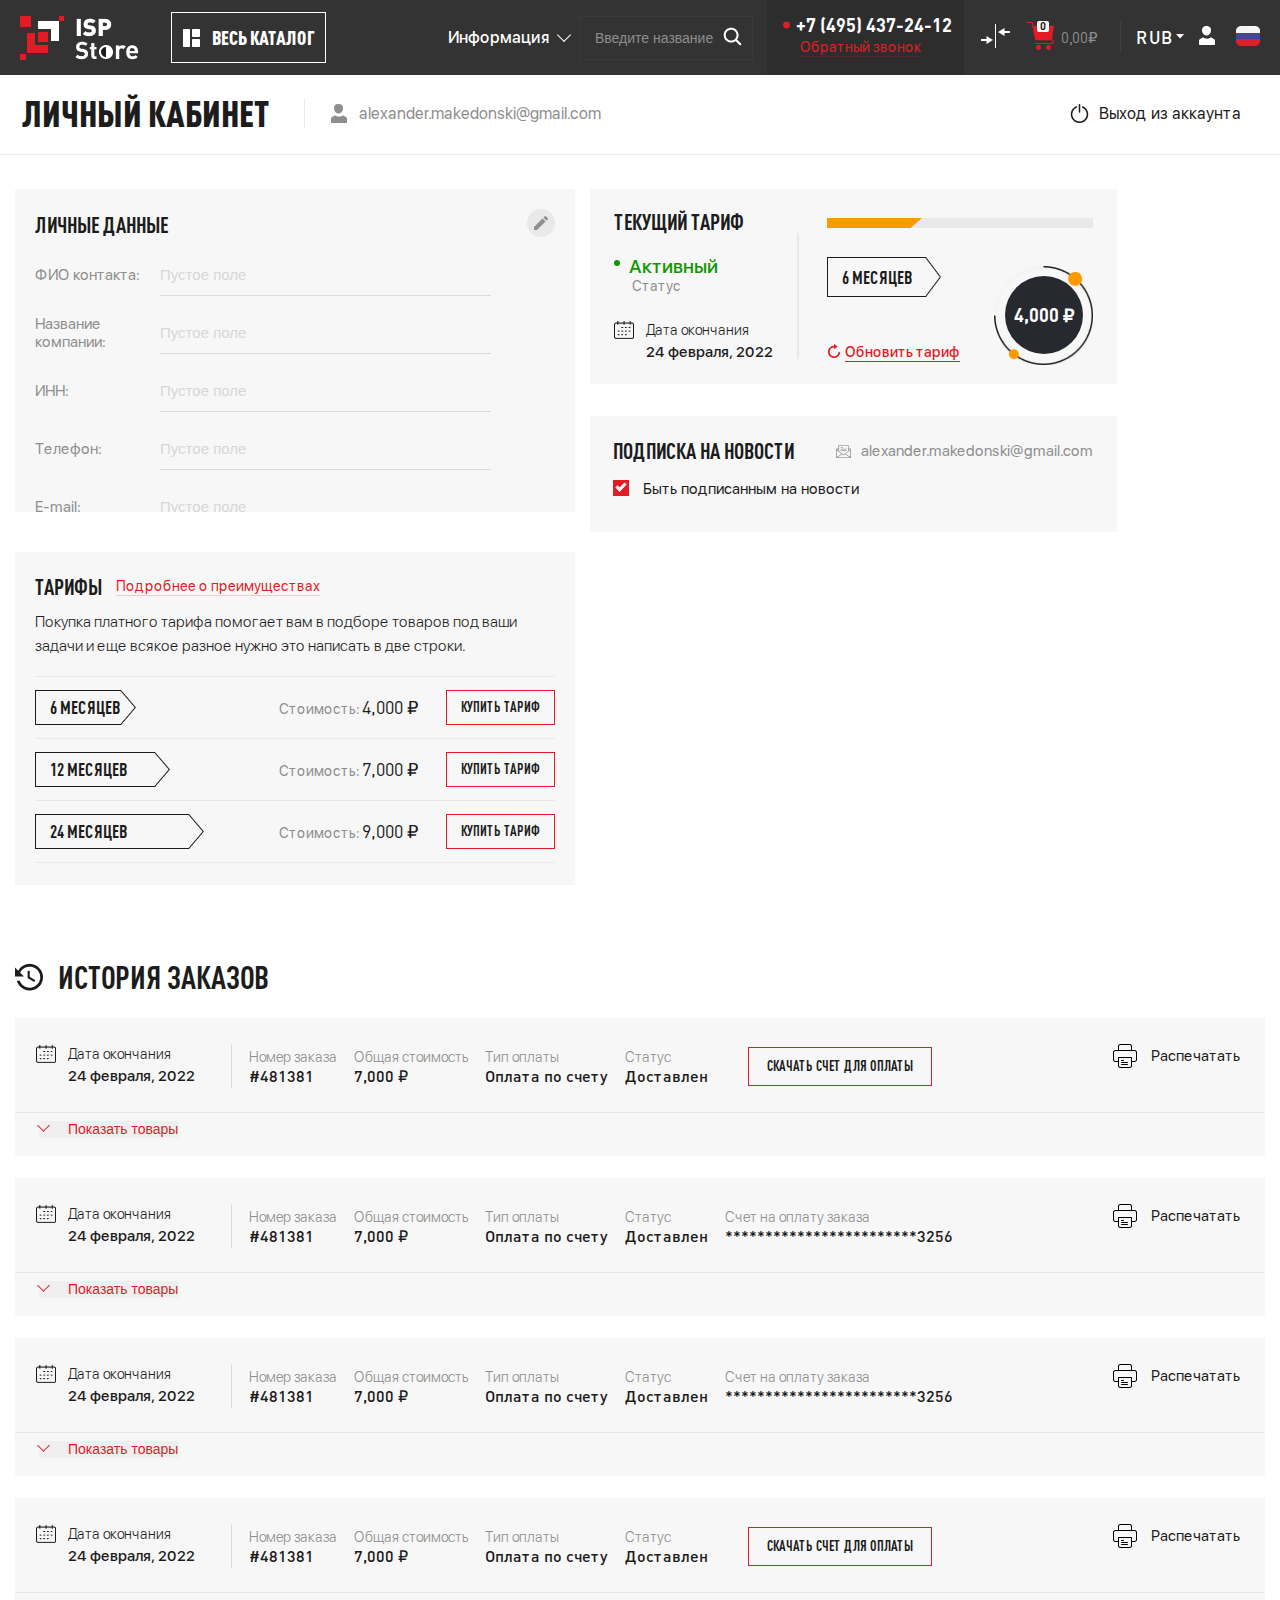
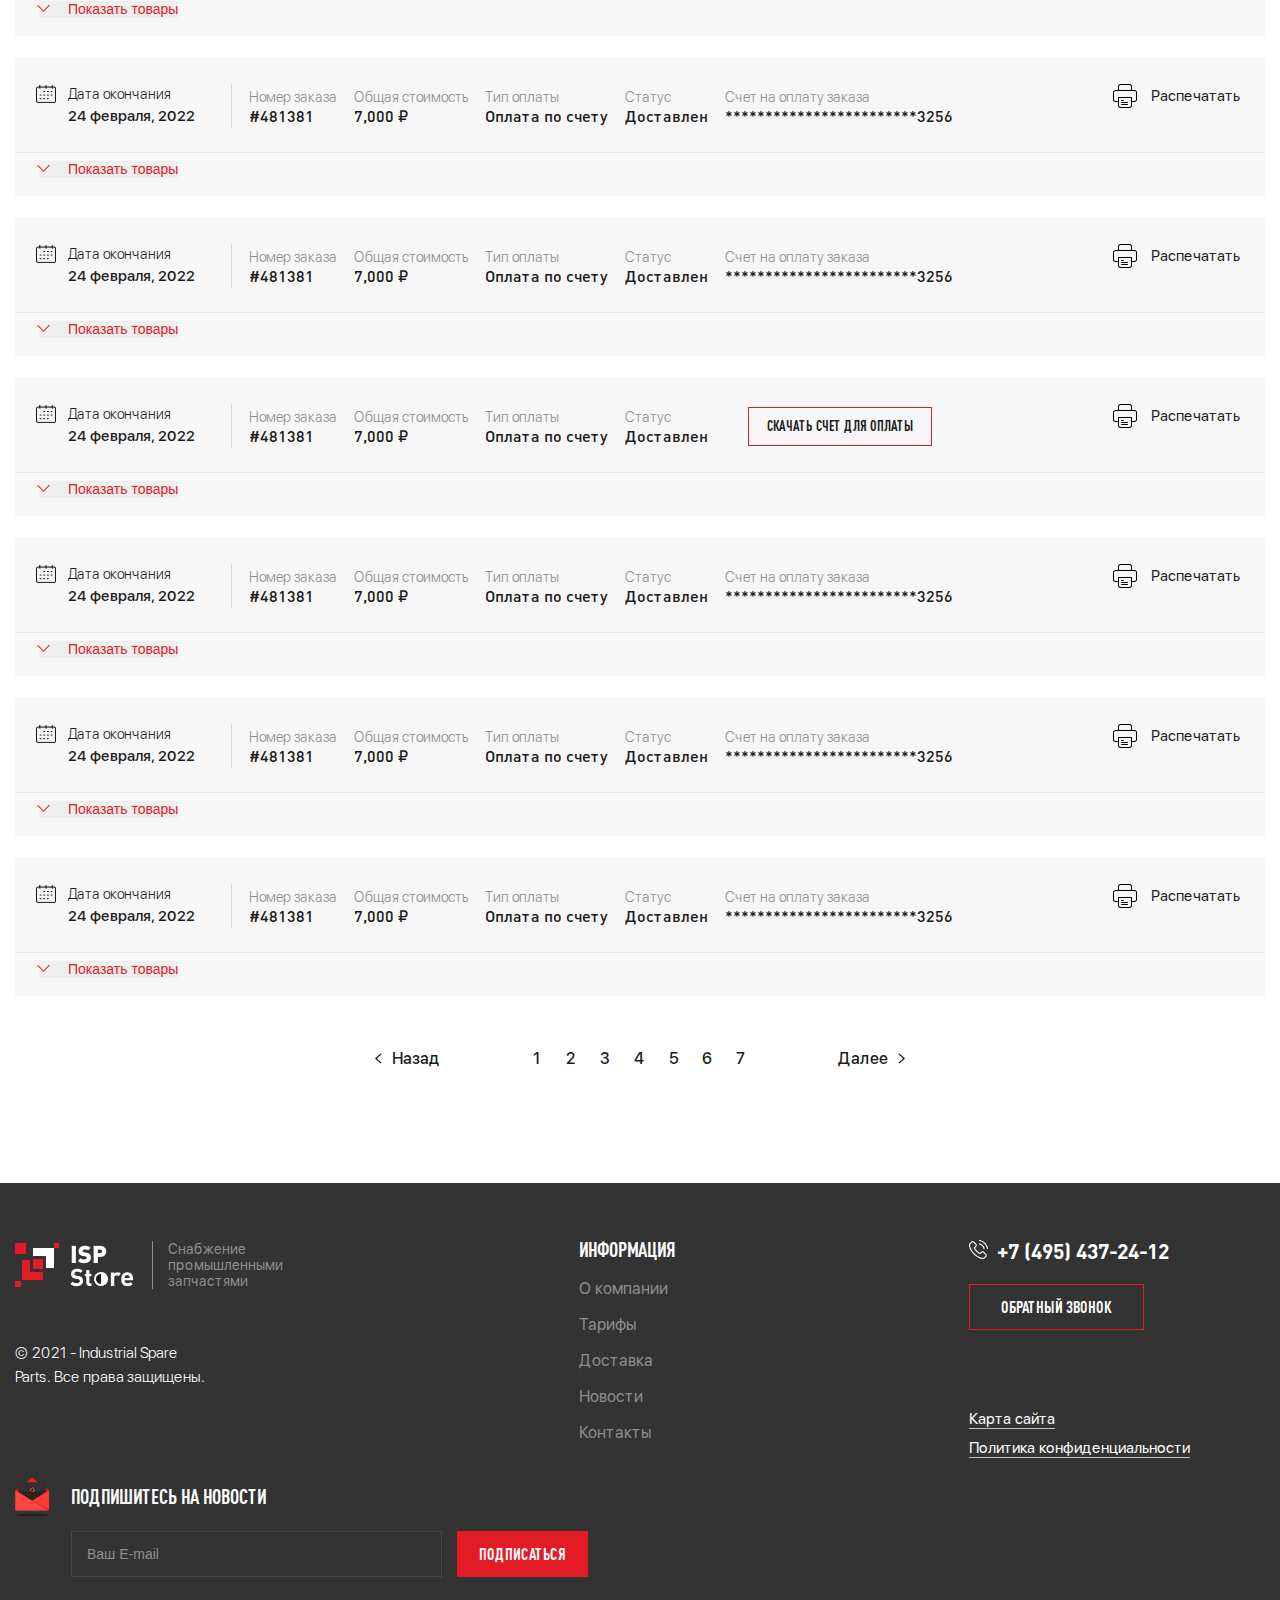
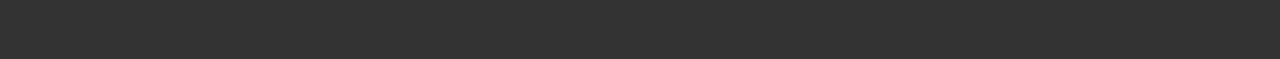
<file: personal-area.html>
<!DOCTYPE html>
<html lang="en">

<head>
    <meta charset="UTF-8">
    <meta name="viewport"
          content="width=device-width, user-scalable=no, initial-scale=1.0, maximum-scale=1.0, minimum-scale=1.0">
    <meta http-equiv="X-UA-Compatible" content="ie=edge">
    <title></title>
    <link rel="stylesheet" href="style.css">
</head>

<body class="bg-basket">

<header class="header-out">
    <div class="header-main">
        <div class="header-logo">
            <a href="index.html">
                <img src="assets/img/logo-min.png" alt="">
            </a>
        </div>
        <div class="whole-catalog header-rel">
            <div class="whole-catalog-name">
                <div class="whole-catalog-svg">
                    <svg xmlns="http://www.w3.org/2000/svg" width="17" height="18" viewBox="0 0 17 18" fill="none">
                        <path d="M6.41667 0H0.583333C0.261157 0 0 0.447698 0 1V11C0 11.5523 0.261157 12 0.583333 12H6.41667C6.73884 12 7 11.5523 7 11V1C7 0.447698 6.73884 0 6.41667 0Z"
                              fill="white"/>
                        <path d="M16.3333 0H9.66667C9.29846 0 9 0.298466 9 0.666667V7.33333C9 7.70153 9.29846 8 9.66667 8H16.3333C16.7015 8 17 7.70153 17 7.33333V0.666667C17 0.298466 16.7015 0 16.3333 0Z"
                              fill="white"/>
                        <path d="M6.41667 10H0.583333C0.261157 10 0 10.2985 0 10.6667V17.3333C0 17.7015 0.261157 18 0.583333 18H6.41667C6.73884 18 7 17.7015 7 17.3333V10.6667C7 10.2985 6.73884 10 6.41667 10Z"
                              fill="white"/>
                        <path d="M16.3333 10H9.66667C9.29846 10 9 10.2985 9 10.6667V17.3333C9 17.7015 9.29846 18 9.66667 18H16.3333C16.7015 18 17 17.7015 17 17.3333V10.6667C17 10.2985 16.7015 10 16.3333 10Z"
                              fill="white"/>
                    </svg>
                </div>
                <strong>весь Каталог</strong>
            </div>
            <div class="whole-catalog-drop ">
                <ul>
                    <li>
                        <a href="#">
                            <div class="whole-catalog-icon">
                                <svg xmlns="http://www.w3.org/2000/svg" width="19" height="19" viewBox="0 0 19 19"
                                     fill="none">
                                    <path d="M7.63378 8.9424C7.67226 8.81388 7.72334 8.6908 7.78616 8.57489L5.57388 6.36261C4.99426 7.08647 4.61036 7.9733 4.50293 8.94243H7.63378V8.9424Z"
                                          fill="#E31B25"/>
                                    <path d="M11.366 10.0576C11.3275 10.1861 11.2764 10.3092 11.2136 10.4251L13.4259 12.6374C14.0056 11.9135 14.3895 11.0267 14.4969 10.0576H11.366V10.0576Z"
                                          fill="#E31B25"/>
                                    <path d="M17.8014 10.0576V8.94239H19C18.9528 8.1202 18.8017 7.31772 18.5525 6.55026L17.4322 6.9894L17.0252 5.95108L18.1455 5.51191C17.7566 4.66998 17.2422 3.88389 16.6118 3.17677L15.7642 4.02434L14.9757 3.23576L15.8232 2.38819C15.2085 1.8402 14.5342 1.37965 13.8153 1.01315L13.3337 2.11577L12.3117 1.66939L12.7933 0.566685C11.923 0.246391 11.0034 0.0542745 10.0576 0V1.19861H8.94239V0C8.1202 0.0472113 7.31772 0.198325 6.55022 0.447541L6.98936 1.56775L5.95105 1.97477L5.51187 0.854488C4.66998 1.24341 3.88386 1.75782 3.17673 2.38819L4.0243 3.23576L3.23572 4.02434L2.38819 3.17677C1.8402 3.79152 1.37965 4.46582 1.01315 5.18473L2.11577 5.66633L1.66939 6.68832L0.566685 6.20673C0.246391 7.07702 0.0542745 7.99663 0 8.94239H1.19861V10.0576H0C0.0472113 10.8798 0.198325 11.6823 0.447541 12.4497L1.56775 12.0106L1.97477 13.0489L0.854488 13.4881C1.24341 14.3299 1.75782 15.1161 2.38819 15.8232L3.23572 14.9757L4.0243 15.7642L3.17673 16.6118C3.79148 17.1598 4.46578 17.6203 5.1847 17.9869L5.66629 16.8842L6.68829 17.3306L6.20666 18.4333C7.07698 18.7536 7.9966 18.9457 8.94235 19V17.8014H10.0576V19C10.8798 18.9528 11.6822 18.8017 12.4497 18.5525L12.0106 17.4323L13.0489 17.0253L13.488 18.1455C14.3299 17.7566 15.116 17.2422 15.8232 16.6119L14.9756 15.7643L15.7642 14.9757L16.6117 15.8233C17.1597 15.2085 17.6203 14.5342 17.9868 13.8153L16.8842 13.3337L17.3305 12.3117L18.4332 12.7933C18.7535 11.923 18.9457 11.0034 18.9999 10.0577H17.8014V10.0576ZM9.5 15.6432C6.1126 15.6432 3.35676 12.8874 3.35676 9.5C3.35676 6.1126 6.1126 3.35676 9.5 3.35676C12.8874 3.35676 15.6433 6.1126 15.6433 9.5C15.6433 12.8874 12.8874 15.6432 9.5 15.6432Z"
                                          fill="#E31B25"/>
                                    <path d="M11.2136 8.57488C11.2764 8.69079 11.3275 8.81391 11.366 8.94239H14.4969C14.3894 7.97325 14.0055 7.08642 13.4259 6.36256L11.2136 8.57488Z"
                                          fill="#E31B25"/>
                                    <path d="M10.4251 11.2137C10.3092 11.2765 10.1861 11.3276 10.0576 11.3661V14.4969C11.0267 14.3895 11.9136 14.0056 12.6374 13.426L10.4251 11.2137Z"
                                          fill="#E31B25"/>
                                    <path d="M7.78616 10.4252C7.72334 10.3092 7.67226 10.1861 7.63378 10.0576H4.50293C4.61036 11.0268 4.99426 11.9136 5.57388 12.6375L7.78616 10.4252Z"
                                          fill="#E31B25"/>
                                    <path d="M8.94258 11.3661C8.81407 11.3276 8.69098 11.2765 8.57507 11.2137L6.36279 13.426C7.08665 14.0056 7.97348 14.3895 8.94262 14.4969V11.3661H8.94258Z"
                                          fill="#E31B25"/>
                                    <path d="M8.57487 7.7863C8.69078 7.72347 8.8139 7.6724 8.94237 7.63392V4.50307C7.97324 4.6105 7.08641 4.9944 6.36255 5.57402L8.57487 7.7863Z"
                                          fill="#E31B25"/>
                                    <path d="M10.0576 4.50307V7.63392C10.1861 7.6724 10.3092 7.72347 10.4251 7.7863L12.6374 5.57402C11.9136 4.99436 11.0267 4.6105 10.0576 4.50307Z"
                                          fill="#E31B25"/>
                                    <path d="M9.50007 10.3326C9.9599 10.3326 10.3327 9.95983 10.3327 9.5C10.3327 9.04017 9.9599 8.6674 9.50007 8.6674C9.04024 8.6674 8.66748 9.04017 8.66748 9.5C8.66748 9.95983 9.04024 10.3326 9.50007 10.3326Z"
                                          fill="#E31B25"/>
                                </svg>
                            </div>
                            <span>каталог товаров</span>
                        </a>
                        <div class="submenu-head">
                            <div class="submenu-head-block">
                                <div class="submenu-head-info">
                                    <a href="#">Гидравлические системы</a>
                                    <a href="#" class="fonts-ligth">Гидромоторы / Гидронасосы
                                        Гидроцилиндры</a>
                                </div>
                                <div class="submenu-head-info">
                                    <a href="#">Подшипники и части</a>
                                    <a href="#" class="fonts-ligth">Шариковые подшипники</a>
                                    <ul>
                                        <li><a href="#">Шариковые упорные подшипники</a></li>
                                        <li><a href="#">Шариковые радиально-упорные подшипники</a></li>
                                        <li><a href="#">Шариковые радиальные однорядные подшипники</a></li>
                                        <li><a href="#">Шариковые сферические подшипники</a></li>
                                    </ul>
                                    <a href="#" class="fonts-ligth">Роликовые подшипники</a>
                                    <ul>
                                        <li><a href="#">Роликовые игольчатые подшипники</a></li>
                                        <li><a href="#"> Роликовые конические подшипники</a></li>
                                        <li><a href="#">Роликовые сферические подшипники</a></li>
                                        <li><a href="#">Роликовые цилиндрические подшипники</a></li>
                                    </ul>
                                    <a href="#" class="fonts-ligth">Корпусные подшипники</a>
                                    <a href="#" class="fonts-ligth">Шарнирные подшипники</a>
                                    <a href="#" class="fonts-ligth">Ролики опорные</a>
                                </div>
                            </div>
                            <div class="submenu-head-block">
                                <div class="submenu-head-info">
                                    <a href="#">Резина-техническая продукция</a>
                                    <a href="#" class="fonts-ligth">Гидравлические уплотнения</a>
                                    <ul>
                                        <li><a href="#">GUA-RING-02</a></li>
                                        <li><a href="#">PARKER серии AT</a></li>
                                    </ul>
                                    <a href="#" class="fonts-ligth">Уплотнительные кольца круглого сечения</a>
                                    <a href="#" class="fonts-ligth">Манжеты, сальники армированные</a>
                                </div>
                                <div class="submenu-head-info">
                                    <a href="#">Фильтры и части</a>
                                    <a href="#" class="fonts-ligth">Шариковые подшипники</a>
                                    <ul class="href-filter-sub">
                                        <li><a href="#">Воздушно-масляные сепараторы</a></li>
                                        <li><a href="#">Картриджи для гидравлических фильтров</a></li>
                                        <li><a href="#">Масляные фильтры для гидравлических систем</a></li>
                                        <li><a href="#">Воздушные фильтры</a></li>
                                        <li><a href="#">Топливные фильтры</a></li>
                                    </ul>
                                </div>
                            </div>
                        </div>
                    </li>
                    <li>
                        <a href="#">
                            <div class="whole-catalog-icon">
                                <svg xmlns="http://www.w3.org/2000/svg" width="23" height="16" viewBox="0 0 23 16"
                                     fill="none">
                                    <path d="M3 1H0V2H3V1Z" fill="#C1C1C1"/>
                                    <path d="M0 13V15H2V13C1.7045 13.151 1.366 13.2441 1 13.2441C0.634 13.2441 0.2955 13.1514 0 13Z"
                                          fill="#C1C1C1"/>
                                    <path d="M1 12C1.55228 12 2 11.7761 2 11.5C2 11.2239 1.55228 11 1 11C0.447715 11 0 11.2239 0 11.5C0 11.7761 0.447715 12 1 12Z"
                                          fill="#C1C1C1"/>
                                    <path d="M4 0H3.5C3.224 0 3 0.1792 3 0.4V4H4V0Z" fill="#C1C1C1"/>
                                    <path d="M13.4615 0.8H15V0.4C15 0.1792 14.8277 0 14.6154 0H5V4H13.4615V0.8Z"
                                          fill="#C1C1C1"/>
                                    <path d="M23 10H22V12H23V10Z" fill="#C1C1C1"/>
                                    <path d="M21 9H20V13H21V9Z" fill="#C1C1C1"/>
                                    <path d="M17 7V14H18.3335L20 12.9062V8.09375L18.3335 7H17Z" fill="#C1C1C1"/>
                                    <path d="M0 10C0.2955 9.84899 0.634 9.75593 1 9.75593C1.366 9.75593 1.7045 9.84899 2 10V8H0V10Z"
                                          fill="#C1C1C1"/>
                                    <path d="M14.625 5H13.5V15.1538H12.75V5H3.375C3.168 5 3 5.18954 3 5.42308V15.5769C3 15.8105 3.168 16 3.375 16H4.5V6.26923H5.25V16H14.625C14.832 16 15 15.8105 15 15.5769V5.42308C15 5.18996 14.832 5 14.625 5Z"
                                          fill="#C1C1C1"/>
                                    <path d="M15.6667 2H14V4.4375H14.3333C14.8847 4.4375 15.3333 4.98431 15.3333 5.65625V15H15.6667C15.8507 15 16 14.818 16 14.5938V2.40625C16 2.18241 15.8507 2 15.6667 2Z"
                                          fill="#C1C1C1"/>
                                </svg>
                            </div>
                            <span>каталог запасных частей</span>
                        </a>
                        <div class="submenu-head">
                            <div class="submenu-head-block">
                                <div class="submenu-head-info">
                                    <a href="#">Гидравлические системы</a>
                                    <a href="#" class="fonts-ligth">Гидромоторы / Гидронасосы
                                        Гидроцилиндры</a>
                                </div>
                                <div class="submenu-head-info">
                                    <a href="#">Подшипники и части</a>
                                    <a href="#" class="fonts-ligth">Шариковые подшипники</a>
                                    <ul>
                                        <li><a href="#">Шариковые упорные подшипники</a></li>
                                        <li><a href="#">Шариковые радиально-упорные подшипники</a></li>
                                        <li><a href="#">Шариковые радиальные однорядные подшипники</a></li>
                                        <li><a href="#">Шариковые сферические подшипники</a></li>
                                    </ul>
                                    <a href="#" class="fonts-ligth">Роликовые подшипники</a>
                                    <ul>
                                        <li><a href="#">Роликовые игольчатые подшипники</a></li>
                                        <li><a href="#"> Роликовые конические подшипники</a></li>
                                        <li><a href="#">Роликовые сферические подшипники</a></li>
                                        <li><a href="#">Роликовые цилиндрические подшипники</a></li>
                                    </ul>
                                    <a href="#" class="fonts-ligth">Корпусные подшипники</a>
                                    <a href="#" class="fonts-ligth">Шарнирные подшипники</a>
                                    <a href="#" class="fonts-ligth">Ролики опорные</a>
                                </div>
                            </div>
                            <div class="submenu-head-block">
                                <div class="submenu-head-info">
                                    <a href="#">Резина-техническая продукция</a>
                                    <a href="#" class="fonts-ligth">Гидравлические уплотнения</a>
                                    <ul>
                                        <li><a href="#">GUA-RING-02</a></li>
                                        <li><a href="#">PARKER серии AT</a></li>
                                    </ul>
                                    <a href="#" class="fonts-ligth">Уплотнительные кольца круглого сечения</a>
                                    <a href="#" class="fonts-ligth">Манжеты, сальники армированные</a>
                                </div>
                                <div class="submenu-head-info">
                                    <a href="#">Фильтры и части</a>
                                    <a href="#" class="fonts-ligth">Шариковые подшипники</a>
                                    <ul class="href-filter-sub">
                                        <li><a href="#">Воздушно-масляные сепараторы</a></li>
                                        <li><a href="#">Картриджи для гидравлических фильтров</a></li>
                                        <li><a href="#">Масляные фильтры для гидравлических систем</a></li>
                                        <li><a href="#">Воздушные фильтры</a></li>
                                        <li><a href="#">Топливные фильтры</a></li>
                                    </ul>
                                </div>
                            </div>
                        </div>
                    </li>
                    <li>
                        <a href="#">
                            <div class="whole-catalog-icon">
                                <svg xmlns="http://www.w3.org/2000/svg" width="20" height="21" viewBox="0 0 20 21"
                                     fill="none">
                                    <path d="M15.0929 0H3.90717C1.75275 0 0 2.01869 0 4.5C0 6.99332 1.77097 9 3.88387 9H5.63877V5.47421C5.63877 3.89523 6.75409 2.61064 8.12502 2.61064H8.13044C9.49848 2.61402 10.45 3.89861 10.45 5.47421V9H15.0929C17.2473 9 19 6.98131 19 4.5C19 2.01869 17.2473 0 15.0929 0ZM16.1985 3.87249L13.9719 6.43689C13.7546 6.68726 13.4021 6.6873 13.1847 6.43689L12.0715 5.15469C11.8541 4.90432 11.8541 4.49842 12.0715 4.24805C12.2888 3.99768 12.6413 3.99768 12.8587 4.24805L13.5784 5.0769L15.4113 2.96585C15.6287 2.71548 15.9812 2.71548 16.1985 2.96585C16.4159 3.21622 16.4159 3.62217 16.1985 3.87249Z"
                                          fill="#C1C1C1"/>
                                    <path d="M14.8153 21C15.0933 20.1288 16 17.0937 16 15.9754V12.0916C16 11.5682 15.567 11.1424 15.0348 11.1424C14.5028 11.1424 14.0698 11.5682 14.0698 12.0916V13.7476C14.0698 13.8449 13.9884 13.924 13.8882 13.924C13.788 13.924 13.7066 13.8449 13.7066 13.7476V11.1596C13.7066 10.6364 13.2735 10.2107 12.7412 10.2107C12.2091 10.2107 11.7762 10.6364 11.7762 11.1596V13.0047C11.7762 13.102 11.6947 13.1811 11.5945 13.1811C11.4944 13.1811 11.4129 13.102 11.4129 13.0047V10.4169C11.4129 9.89379 10.98 9.46823 10.4478 9.46823C9.91571 9.46823 9.48278 9.89379 9.48278 10.4169V12.2625C9.48278 12.3596 9.40122 12.4388 9.30109 12.4388C9.20085 12.4388 9.11945 12.3596 9.11945 12.2625V6.94889C9.1195 6.42561 8.68641 6 8.15418 6C7.622 6 7.18897 6.42561 7.18897 6.94889V15.1768C7.18897 15.2499 7.14169 15.3163 7.0711 15.342C7.00114 15.3674 6.91932 15.3472 6.87058 15.2928L4.6099 12.7819L4.58337 12.7552C4.4022 12.5887 4.16449 12.4964 3.91429 12.4951H3.90784C3.6476 12.498 3.40697 12.5941 3.23033 12.7661C3.0077 12.9824 2.83323 13.3958 3.26773 14.1376C3.9275 15.2627 4.6486 16.3298 5.28746 17.2751C5.76242 17.9781 6.21112 18.642 6.54563 19.202C6.75947 19.5604 7.20556 20.5014 7.45222 20.9999H14.8153V21Z"
                                          fill="#C1C1C1"/>
                                </svg>
                            </div>
                            <span>подборка оборудования</span>
                        </a>
                        <div class="submenu-head">
                            <div class="submenu-head-block">
                                <div class="submenu-head-info">
                                    <a href="#">Гидравлические системы</a>
                                    <a href="#" class="fonts-ligth">Гидромоторы / Гидронасосы
                                        Гидроцилиндры</a>
                                </div>
                                <div class="submenu-head-info">
                                    <a href="#">Подшипники и части</a>
                                    <a href="#" class="fonts-ligth">Шариковые подшипники</a>
                                    <ul>
                                        <li><a href="#">Шариковые упорные подшипники</a></li>
                                        <li><a href="#">Шариковые радиально-упорные подшипники</a></li>
                                        <li><a href="#">Шариковые радиальные однорядные подшипники</a></li>
                                        <li><a href="#">Шариковые сферические подшипники</a></li>
                                    </ul>
                                    <a href="#" class="fonts-ligth">Роликовые подшипники</a>
                                    <ul>
                                        <li><a href="#">Роликовые игольчатые подшипники</a></li>
                                        <li><a href="#"> Роликовые конические подшипники</a></li>
                                        <li><a href="#">Роликовые сферические подшипники</a></li>
                                        <li><a href="#">Роликовые цилиндрические подшипники</a></li>
                                    </ul>
                                    <a href="#" class="fonts-ligth">Корпусные подшипники</a>
                                    <a href="#" class="fonts-ligth">Шарнирные подшипники</a>
                                    <a href="#" class="fonts-ligth">Ролики опорные</a>
                                </div>
                            </div>
                            <div class="submenu-head-block">
                                <div class="submenu-head-info">
                                    <a href="#">Резина-техническая продукция</a>
                                    <a href="#" class="fonts-ligth">Гидравлические уплотнения</a>
                                    <ul>
                                        <li><a href="#">GUA-RING-02</a></li>
                                        <li><a href="#">PARKER серии AT</a></li>
                                    </ul>
                                    <a href="#" class="fonts-ligth">Уплотнительные кольца круглого сечения</a>
                                    <a href="#" class="fonts-ligth">Манжеты, сальники армированные</a>
                                </div>
                                <div class="submenu-head-info">
                                    <a href="#">Фильтры и части</a>
                                    <a href="#" class="fonts-ligth">Шариковые подшипники</a>
                                    <ul class="href-filter-sub">
                                        <li><a href="#">Воздушно-масляные сепараторы</a></li>
                                        <li><a href="#">Картриджи для гидравлических фильтров</a></li>
                                        <li><a href="#">Масляные фильтры для гидравлических систем</a></li>
                                        <li><a href="#">Воздушные фильтры</a></li>
                                        <li><a href="#">Топливные фильтры</a></li>
                                    </ul>
                                </div>
                            </div>
                        </div>
                    </li>
                    <li>
                        <a href="#">
                            <div class="whole-catalog-icon">
                                <svg xmlns="http://www.w3.org/2000/svg" width="17" height="17" viewBox="0 0 17 17"
                                     fill="none">
                                    <g clip-path="url(#clip0)">
                                        <path d="M9.05537 5.67834L0.484061 14.2497C-0.136405 14.8702 -0.163731 15.881 0.446275 16.5118C1.06946 17.1561 2.0971 17.1627 2.72849 16.5313L11.354 7.90574C10.672 7.13808 9.58343 6.1482 9.05537 5.67834Z"
                                              fill="#C1C1C1"/>
                                        <path d="M14.5744 5.31747C14.4186 5.11052 14.4394 4.82039 14.6226 4.63721L15.0182 4.24156C15.6387 3.62106 15.6661 2.61019 15.056 1.97944C14.4328 1.33513 13.4052 1.32859 12.7739 1.95998L12.3596 2.37425C12.1765 2.5573 11.8864 2.57825 11.6795 2.42256C8.55247 0.0689646 5.0013 -0.606319 3.18738 0.557714C3.09448 0.617313 3.03023 0.715561 3.02339 0.825696C3.01283 0.99533 3.12526 1.14066 3.28261 1.17861C5.3226 1.67025 7.72753 2.88273 9.87408 4.85967C10.4626 5.40168 11.5916 6.53732 12.1371 7.12266C14.1238 9.25456 15.3229 11.6675 15.816 13.7055C15.8415 13.8108 15.9114 13.902 16.0108 13.9451C16.168 14.0134 16.3442 13.9557 16.4327 13.819C17.6047 12.0089 16.9333 8.45131 14.5744 5.31747Z"
                                              fill="#C1C1C1"/>
                                    </g>
                                    <defs>
                                        <clipPath id="clip0">
                                            <rect width="17" height="17" fill="white"/>
                                        </clipPath>
                                    </defs>
                                </svg>
                            </div>
                            <span>добыча полезных ископаемых</span>
                        </a>
                    </li>
                    <li>
                        <a href="#">
                            <div class="whole-catalog-icon">
                                <svg xmlns="http://www.w3.org/2000/svg" width="20" height="20" viewBox="0 0 20 20"
                                     fill="none">
                                    <path d="M15.1975 0.296992C15.0934 0.113281 14.8988 0 14.6877 0H7.6564C7.38746 0 7.15343 0.183125 7.0882 0.444023L4.74445 9.85809C4.70039 10.0332 4.73988 10.2186 4.85089 10.3605C4.96191 10.5029 5.13242 10.5859 5.31265 10.5859H7.98257L4.76394 19.208C4.66093 19.4827 4.77711 19.7911 5.03515 19.9302C5.29437 20.0691 5.61507 19.9947 5.78644 19.7585L15.1614 6.82879C15.2913 6.65082 15.3096 6.41508 15.2101 6.21824C15.11 6.02199 14.908 5.8984 14.6877 5.8984H12.2071L15.19 0.887461C15.2988 0.706094 15.3016 0.480664 15.1975 0.296992Z"
                                          fill="#C1C1C1"/>
                                </svg>
                            </div>
                            <span>энергетика</span>
                        </a>
                    </li>
                    <li>
                        <a href="#">
                            <div class="whole-catalog-icon">
                                <svg xmlns="http://www.w3.org/2000/svg" width="21" height="21" viewBox="0 0 21 21"
                                     fill="none">
                                    <path d="M17.5764 15.9781C17.9545 15.9781 18.2611 15.6715 18.2611 15.2934C18.2611 14.9152 17.9545 14.6086 17.5764 14.6086C17.1982 14.6086 16.8916 14.9152 16.8916 15.2934C16.8916 15.6715 17.1982 15.9781 17.5764 15.9781Z"
                                          fill="#C1C1C1"/>
                                    <path d="M8.90277 15.9781C9.28095 15.9781 9.58753 15.6715 9.58753 15.2934C9.58753 14.9152 9.28095 14.6086 8.90277 14.6086C8.52459 14.6086 8.21802 14.9152 8.21802 15.2934C8.21802 15.6715 8.52459 15.9781 8.90277 15.9781Z"
                                          fill="#C1C1C1"/>
                                    <path d="M17.5762 11.8695H8.90259C8.13137 11.8695 7.42131 12.1289 6.84832 12.5607V8.44572C6.84832 8.13519 6.63922 7.8635 6.33923 7.78393C6.04006 7.70461 5.72359 7.83651 5.56888 8.10603L0.0908306 17.6926C-0.169249 18.149 0.160188 18.7171 0.685516 18.7171H3.42454C4.54517 18.7171 5.53861 18.1736 6.16356 17.3389C6.78852 18.1736 7.78196 18.7171 8.90259 18.7171H17.5762C19.4641 18.7171 20.9999 17.1812 20.9999 15.2933C21 13.4053 19.4641 11.8695 17.5762 11.8695ZM8.90259 17.3475C7.76982 17.3475 6.84832 16.426 6.84832 15.2933C6.84832 14.1605 7.76982 13.239 8.90259 13.239C10.0354 13.239 10.9569 14.1605 10.9569 15.2933C10.9569 16.426 10.0354 17.3475 8.90259 17.3475ZM17.5762 17.3475C16.4434 17.3475 15.5219 16.426 15.5219 15.2933C15.5219 14.1605 16.4434 13.239 17.5762 13.239C18.7089 13.239 19.6304 14.1605 19.6304 15.2933C19.6304 16.426 18.7089 17.3475 17.5762 17.3475Z"
                                          fill="#C1C1C1"/>
                                    <path d="M17.5761 2.2829H13.4676C13.1533 2.2829 12.8795 2.49667 12.8033 2.80158L11.5635 7.76099H10.9568V7.07623C10.9568 6.69798 10.6501 6.39147 10.272 6.39147C9.894 6.39147 9.58729 6.69798 9.58729 7.07623V8.13156C8.76997 8.60607 8.21777 9.48881 8.21777 10.5V10.5547C8.44205 10.5224 8.66944 10.5 8.90253 10.5H17.5761C18.3119 10.5 19.0067 10.6715 19.6304 10.9691V4.33717C19.6304 3.2044 18.7089 2.2829 17.5761 2.2829ZM16.8913 7.07623C16.8913 7.45439 16.5848 7.76099 16.2066 7.76099H12.975L14.0021 3.65245H16.2066C16.5848 3.65245 16.8913 3.95904 16.8913 4.33721V7.07623Z"
                                          fill="#C1C1C1"/>
                                </svg>
                            </div>
                            <span>спецтехника</span>
                        </a>
                    </li>
                    <li>
                        <a href="#">
                            <div class="whole-catalog-icon">
                                <svg xmlns="http://www.w3.org/2000/svg" width="22" height="22" viewBox="0 0 22 22"
                                     fill="none">
                                    <path d="M13 14.5C13 17.5376 10.5376 20 7.5 20C4.46243 20 2 17.5376 2 14.5C2 11.4624 4.46243 9 7.5 9C10.5376 9 13 11.4624 13 14.5Z"
                                          fill="#C1C1C1"/>
                                    <path d="M12.874 4.00256C12.8499 4.1932 12.8333 4.38614 12.8333 4.58333C12.8333 4.78053 12.8499 4.97349 12.874 5.16411L13.891 5.58127C13.9696 5.85939 14.0786 6.12434 14.217 6.37138L13.7938 7.38372C14.0322 7.69163 14.3082 7.96763 14.6161 8.20603L15.6285 7.78294C15.8755 7.9213 16.1405 8.03026 16.4186 8.1089L16.8358 9.12588C17.0265 9.15005 17.2194 9.16667 17.4166 9.16667C17.6138 9.16667 17.8067 9.15005 17.9974 9.12588L18.4145 8.1089C18.6927 8.03032 18.9576 7.92136 19.2047 7.78297L20.217 8.20608C20.5249 7.96768 20.8009 7.69169 21.0393 7.38377L20.6162 6.37141C20.7546 6.12436 20.8635 5.85942 20.9421 5.58129L21.9591 5.16411C21.9833 4.97347 21.9999 4.78053 21.9999 4.58333C21.9999 4.38614 21.9833 4.1932 21.9591 4.00256L20.9421 3.58537C20.8636 3.30725 20.7546 3.0423 20.6162 2.79526L21.0393 1.78292C20.801 1.47501 20.5249 1.19901 20.217 0.960639L19.2047 1.38373C18.9576 1.24534 18.6927 1.13638 18.4145 1.05777L17.9974 0.0407871C17.8067 0.0166146 17.6138 0 17.4166 0C17.2194 0 17.0265 0.0166146 16.8358 0.0407871L16.4186 1.05777C16.1405 1.13635 15.8756 1.24534 15.6285 1.3837L14.6162 0.960584C14.3083 1.19895 14.0323 1.47495 13.7939 1.78287L14.217 2.79526C14.0786 3.0423 13.9696 3.30725 13.891 3.58537L12.874 4.00256ZM17.4166 2.75C18.4291 2.75 19.2499 3.5708 19.2499 4.58333C19.2499 5.59584 18.4291 6.41667 17.4166 6.41667C16.404 6.41667 15.5833 5.59584 15.5833 4.58333C15.5833 3.5708 16.404 2.75 17.4166 2.75Z"
                                          fill="#C1C1C1"/>
                                    <path d="M6.60399 7.37016L6.32133 8.58121C5.92078 8.6474 5.53407 8.7516 5.16346 8.89094L4.31725 7.98749C3.87065 8.18952 3.44916 8.43501 3.05566 8.7185L3.41347 9.89522C3.1028 10.1507 2.81754 10.4359 2.56201 10.7466L1.38532 10.3888C1.10176 10.7823 0.856263 11.2038 0.654211 11.6504L1.55764 12.4967C1.41827 12.8673 1.31406 13.2541 1.24786 13.6546L0.0368172 13.9373C0.0131228 14.1773 0 14.4204 0 14.6667C0 14.9129 0.0131228 15.156 0.0368211 15.396L1.24786 15.6787C1.31406 16.0792 1.41826 16.4659 1.5576 16.8366L0.654145 17.6828C0.856174 18.1294 1.10166 18.5508 1.38515 18.9444L2.56187 18.5866C2.81742 18.8972 3.10261 19.1824 3.41328 19.438L3.05547 20.6147C3.44897 20.8983 3.87049 21.1437 4.31709 21.3458L5.16335 20.4424C5.53398 20.5817 5.92072 20.6859 6.32129 20.7521L6.60398 21.9632C6.84398 21.9869 7.08709 22 7.33333 22C7.57956 22 7.82269 21.9869 8.06267 21.9632L8.34534 20.7521C8.74588 20.6859 9.1326 20.5818 9.50321 20.4424L10.3494 21.3459C10.796 21.1438 11.2175 20.8983 11.611 20.6148L11.2532 19.4381C11.5639 19.1826 11.8491 18.8974 12.1047 18.5867L13.2814 18.9445C13.5649 18.551 13.8104 18.1295 14.0125 17.6829L13.1091 16.8366C13.2484 16.466 13.3526 16.0793 13.4188 15.6787L14.6299 15.396C14.6535 15.156 14.6667 14.9129 14.6667 14.6667C14.6667 14.4205 14.6535 14.1773 14.6298 13.9373L13.4188 13.6547C13.3526 13.2541 13.2484 12.8674 13.1091 12.4968L14.0125 11.6506C13.8105 11.204 13.565 10.7825 13.2815 10.389L12.1048 10.7468C11.8492 10.4361 11.5641 10.1509 11.2534 9.89536L11.6112 8.71864C11.2177 8.4351 10.7962 8.18958 10.3496 7.98755L9.50332 8.89098C9.13269 8.75162 8.74595 8.6474 8.34538 8.5812L8.06269 7.37016C7.82269 7.34647 7.57958 7.33334 7.33333 7.33334C7.08711 7.33334 6.84398 7.34647 6.60399 7.37016ZM11.5789 14.6667C11.5789 17.0115 9.67812 18.9123 7.33333 18.9123C4.98855 18.9123 3.08772 17.0115 3.08772 14.6667C3.08772 12.3219 4.98855 10.4211 7.33333 10.4211C9.67812 10.4211 11.5789 12.3219 11.5789 14.6667Z"
                                          fill="#C1C1C1"/>
                                    <path d="M12.4587 2.50378L13.3169 1.93132L13.6984 2.50325L12.8403 3.07571L12.4587 2.50378Z"
                                          fill="#C1C1C1"/>
                                    <path d="M11.0298 3.45938L11.8877 2.88711L12.2692 3.45904L11.4113 4.03131L11.0298 3.45938Z"
                                          fill="#C1C1C1"/>
                                    <path d="M9.60034 4.41321L10.4582 3.84094L10.8398 4.41286L9.98186 4.98514L9.60034 4.41321Z"
                                          fill="#C1C1C1"/>
                                    <path d="M6.74072 6.32077L7.59862 5.7485L7.98013 6.32043L7.12224 6.8927L6.74072 6.32077Z"
                                          fill="#C1C1C1"/>
                                    <path d="M5.31128 7.27466L6.16917 6.70238L6.55069 7.27431L5.69279 7.84659L5.31128 7.27466Z"
                                          fill="#C1C1C1"/>
                                    <path d="M8.17041 5.36694L9.0283 4.79467L9.40982 5.3666L8.55193 5.93887L8.17041 5.36694Z"
                                          fill="#C1C1C1"/>
                                    <path d="M15.9116 13.7304L16.4428 12.8465L17.0321 13.2006L16.5009 14.0846L15.9116 13.7304Z"
                                          fill="#C1C1C1"/>
                                    <path d="M16.7971 12.2565L17.3283 11.3725L17.9176 11.7267L17.3864 12.6106L16.7971 12.2565Z"
                                          fill="#C1C1C1"/>
                                    <path d="M14.1416 16.6783L14.6728 15.7943L15.2621 16.1484L14.7309 17.0324L14.1416 16.6783Z"
                                          fill="#C1C1C1"/>
                                    <path d="M15.0264 15.2044L15.5577 14.3202L16.147 14.6743L15.6157 15.5586L15.0264 15.2044Z"
                                          fill="#C1C1C1"/>
                                    <path d="M18.5671 9.30853L19.0983 8.42461L19.6876 8.77873L19.1564 9.66265L18.5671 9.30853Z"
                                          fill="#C1C1C1"/>
                                    <path d="M17.6819 10.7827L18.2131 9.89873L18.8023 10.2528L18.2712 11.1368L17.6819 10.7827Z"
                                          fill="#C1C1C1"/>
                                </svg>
                            </div>
                            <span>машиностроение</span>
                        </a>
                    </li>
                </ul>
            </div>
        </div>
        <div class="header-menu">
            <div class="open-menu">
                <span></span>
                <span></span>
                <span></span>
                <span></span>
            </div>
            <div class="for-mobile-bg"></div>
            <div class="menu-cnt mobile-bg-1">
                <div class="sidenav">
                    <div class="clic-res-min">
                        <div class="clic-res d_none">
                            <p>Информация</p>
                        </div>
                        <ul class="open-res">
                            <li><a href="#">О нас</a></li>
                            <li><a href="#">Тарифы</a></li>
                            <li><a href="#">Доставка</a></li>
                            <li><a href="#">Новости</a></li>
                            <li><a href="#">Контакты</a></li>
                        </ul>
                    </div>

                    <div class="header-block-flex">
                        <div class="header-form">
                            <form>
                                <div class="header-form-info">
                                    <label>
                                        <input type="text" placeholder="Введите название / парт номер / модель ..." class="click-ops-sub-men">
                                        <button><img src="assets/img/search-icon.png" alt=""></button>
                                    </label>
                                </div>
                            </form>
                            <div class="header-form-info-open d_none">
                                <div class="header-form-info-scrall">
                                    <div class="header-form-info-yntrac">
                                        <strong><span>Гидро</span>моторы / Гидронасосы</strong>
                                        <p>Категория</p>
                                    </div>
                                    <div class="header-form-info-yntrac">
                                        <strong><span>Гидро</span>цилиндры</strong>
                                        <p>Категория</p>
                                    </div>
                                    <div class="header-form-info-yntrac">
                                        <strong><span>Гидро</span>цилиндр ЦБХ 211А New version</strong>
                                        <p>Единичный товар</p>
                                    </div>
                                    <div class="header-form-info-yntrac">
                                        <strong><span>Гидро</span>цилиндр ЦБХ 211А New</strong>
                                        <p>Сборный товар</p>
                                    </div>
                                    <div class="header-form-info-yntrac">
                                        <strong><span>Гидро</span>цилиндр ЦБХ 211А New</strong>
                                        <p>Сборный товар</p>
                                    </div>
                                    <div class="header-form-info-yntrac">
                                        <strong><span>Гидро</span>цилиндр ЦБХ 211А New version</strong>
                                        <p>Единичный товар</p>
                                    </div>
                                    <div class="header-form-info-yntrac">
                                        <strong><span>Гидро</span>цилиндр ЦБХ 211А New</strong>
                                        <p>Сборный товар</p>
                                    </div>
                                    <div class="header-form-info-yntrac">
                                        <strong><span>Гидро</span>цилиндр ЦБХ 211А New</strong>
                                        <p>Сборный товар</p>
                                    </div>
                                </div>
                            </div>
                        </div>
                        <div class="header-phone">
                            <a href="tel: +7 (495) 437-24-12" class="header-phone-number">+7 (495) 437-24-12</a>
                            <a href="#" class="back-call-lin">Обратный звонок</a>
                        </div>
                    </div>
                    <div class="header-from-danni">
                        <div class="cravnenia-tavar-marg">
                            <a href="#" class="cravnenia-tavar">
                                <img src="assets/img/srevs4.png" alt="">
                            </a>
                        </div>
                        <div class="block-revise">
                            <a href="#">
                                <span>0</span>
                                <img src="assets/img/noun_cart_3721.svg" alt="">
                            </a>
                            <p>0,00₽</p>
                        </div>
                        <div class="header-leng">
                            <strong>RUB</strong>
                            <div class="header-leng-droup d_none">
                                <ul>
                                    <li><a href="#">USD</a></li>
                                </ul>
                            </div>
                        </div>
                        <div class="href-user">
                            <a href="#">
                                <img src="assets/img/user-icon.png" alt="">
                            </a>
                        </div>
                        <div class="header-flag">
                            <a href="javascript:;" class="header-flag-main">
                                <img src="assets/img/flag.png" alt="">
                            </a>
                            <div class="header-flag-droup d_none">
                                <ul>
                                    <li><img src="assets/img/flag-brit.png" alt=""></li>
                                </ul>
                            </div>
                        </div>
                    </div>
                </div>
            </div>
        </div>


    </div>
</header>


<section>
    <div class="impact-drill-parts-main">
        <div class="impact-drill-parts">
            <div class="impact-drill-parts-name">
                <h2 class="title-information">Личный кабинет</h2>
                <a href="mailto: alexander.makedonski@gmail.com"><img src="assets/img/user-icon21.png" alt=""> alexander.makedonski@gmail.com</a>
            </div>
            <div class="impact-drill-parts-back">
                <a href="#"><img src="assets/img/turn-off-1.png" alt=""> Выход из аккаунта</a>
            </div>
        </div>
    </div>
</section>
<section>
    <div class="container">
        <div class="personal-data-block">
            <div class="personal-data-item">
                <div class="personal-data-title">
                    <h3>личные данные</h3>
                    <div class="personal-data-izmin">
                        <a href="javascript:;" class="click-open-save">
                            <img src="assets/img/edit.png" alt="">
                        </a>
                        <button class="click-actols d_none">Сохранить изменения</button>
                    </div>
                </div>
                <div class="about-ordering-info">
                        <div class="about-ordering-info-inp">
                            <p>ФИО контакта:</p>
                            <label><input type="text" class="tog-disab" disabled placeholder="Пустое поле"></label>
                        </div>
                        <div class="about-ordering-info-inp">
                            <p>Название компании:</p>
                            <label><input type="text" class="tog-disab" disabled placeholder="Пустое поле"></label>
                        </div>
                        <div class="about-ordering-info-inp">
                            <p>ИНН:</p>
                            <label><input type="text" class="tog-disab" disabled placeholder="Пустое поле"></label>
                        </div>
                        <div class="about-ordering-info-inp">
                            <p>Телефон:</p>
                            <label><input type="text" disabled placeholder="Пустое поле" pattern="\+7 \(\d{3}\)-\d{2}-\d{2}-\d{2}" class="phone tog-disab"></label>
                        </div>

                        <div class="about-ordering-info-inp">
                            <p>E-mail:</p>
                            <label><input type="text" class="tog-disab" disabled placeholder="Пустое поле"></label>
                        </div>
                        <div class="about-ordering-info-inp">
                            <p>Юр. адрес:</p>
                            <label><input type="text" class="tog-disab" disabled placeholder="Пустое поле"></label>
                        </div>
                        <div class="about-ordering-info-inp">
                            <p>Фактический адрес:</p>
                            <label><input type="text" class="tog-disab" disabled placeholder="Пустое поле"></label>
                        </div>
                        <div class="about-ordering-info-inp">
                            <p>Адрес доставки:</p>
                            <label><input type="text" class="tog-disab" disabled placeholder="Пустое поле"></label>
                        </div>
                    </div>
            </div>
            <div class="current-tariff-main">
                <div class="current-tariff">
                    <div class="current-tariff-tit">
                        <h3>текущий тариф</h3>
                        <div class="current-tariff-act">
                            <strong>Активный</strong>
                            <span>Статус</span>
                        </div>
                        <div class="current-tariff-data">
                            <p><img src="assets/img/calendar2.png" alt=""> Дата окончания</p>
                            <span>24 февраля, 2022</span>
                        </div>
                    </div>
                    <div class="about-update-tariff">
                        <div class="about-update-tariff-lin">
                            <div class="about-update-tariff-bg">

                            </div>
                        </div>
                        <div class="about-update-tariff-info">
                            <div class="about-update-tar">
                                <div class="about-update-tar-mout" style="background-image: url('assets/img/Rectangle-51.png')">
                                    <strong>6 месяцев</strong>
                                </div>

                                <a href="#" class="about-update-tariff-href">Обновить тариф</a>
                            </div>
                            <div class="choose-tariff_circle">
                                <div class="choose-tariff_info_anim">
                                    <img src="assets/img/Group862.png" class="image" alt="">
                                </div>
                                <div class="choose-tariff_price">
                                    <strong> 4,000 ₽</strong>
                                </div>
                            </div>
                        </div>
                    </div>
                </div>
                <div class="news-subscription-information">
                    <div class="news-subscription-mail">
                        <strong>ПОдписка на новости</strong>
                        <a href="mailto: alexander.makedonski@gmail.com"><img src="assets/img/email-11.png" alt=""> alexander.makedonski@gmail.com</a>
                    </div>
                    <label class="checkcontainer">Быть подписанным на новости
                        <input type="checkbox" checked="checked">
                        <span class="checkmark"></span>
                    </label>
                </div>
            </div>
            <div class="tariffs-news-subscription">
                <div class="tariffs-news-subscription-name">
                    <strong>Тарифы</strong>
                    <a href="#">Подробнее о преимуществах</a>
                </div>
                <p>Покупка платного тарифа помогает вам в подборе товаров под
                    ваши задачи и еще всякое разное нужно это написать в две строки.</p>

                <div class="tariffs-news-subs-block">
                    <div class="tariffs-news-subs-flex">
                        <div class="about-update-tar-mout" style="background-image: url('assets/img/Rectangle-54.png')">
                            <strong>6 месяцев</strong>
                        </div>
                        <div class="tariffs-news-subs-price">
                            <p>Стоимость: <strong>4,000 ₽</strong></p>

                            <a href="#">купить тариф</a>
                        </div>
                    </div>
                    <div class="tariffs-news-subs-flex">
                        <div class="about-update-tar-mout" style="background-image: url('assets/img/Rectangle-52.png')">
                            <strong>12 месяцев</strong>
                        </div>
                        <div class="tariffs-news-subs-price">
                            <p>Стоимость: <strong>7,000 ₽</strong></p>

                            <a href="#">купить тариф</a>
                        </div>
                    </div>
                    <div class="tariffs-news-subs-flex">
                        <div class="about-update-tar-mout" style="background-image: url('assets/img/Rectangle-53.png')">
                            <strong>24 месяцев</strong>
                        </div>
                        <div class="tariffs-news-subs-price">
                            <p>Стоимость: <strong>9,000 ₽</strong></p>

                            <a href="#">купить тариф</a>
                        </div>
                    </div>
                </div>
            </div>
        </div>
    </div>
</section>

<section>
    <div class="container">
        <div class="about-history-order">
            <h3><img src="assets/img/history369.png" alt=""> ИСТОРИЯ заказов</h3>
            <div class="about-history-order-block">
                <div class="about-history-order-flex">
                    <div class="about-history-order-info">
                        <div class="current-tariff-data">
                            <p><img src="assets/img/calendar2.png" alt=""> Дата окончания</p>
                            <span>24 февраля, 2022</span>
                        </div>
                        <div class="about-history-order-name">
                            <p>Номер заказа</p>
                            <span>#481381</span>
                        </div>
                        <div class="about-history-order-name">
                            <p>Общая стоимость</p>
                            <span>7,000 ₽</span>
                        </div>
                        <div class="about-history-order-name">
                            <p>Тип оплаты</p>
                            <span>Оплата по счету</span>
                        </div>
                        <div class="about-history-order-name">
                            <p>Статус</p>
                            <span>Доставлен</span>
                        </div>
                        <div class="about-history-order-href">
                            <a href="#">скачать счет для оплаты</a>
                        </div>
                    </div>
                    <div class="print-ord">
                        <a href="#"><img src="assets/img/printer-1.png" alt=""> Распечатать</a>
                    </div>
                </div>
                <div class="show-products-cnt">
                    <button class="show-products-click">
                        Показать товары
                    </button>
                    <div class="show-products-cnt-flex">
                        <div class="show-products-cnt-block">
                            <img src="assets/img/830ec03.png" alt="">
                            <div class="show-products-cnt-name">
                                <div class="pages-basket-name">
                                    <span>Физический товар</span>
                                    <a href="#">Гидроцилиндр ЦБХ 211 А (70х90)</a>
                                </div>
                                <div class="pages-basket-anout">
                                    <span>Итоговая стоимость</span>
                                    <div class="pages-basket-about-pric">
                                        <strong>43,200 ₽</strong>
                                        <p>1,200 ₽</p>
                                        <span>x 24 шт</span>
                                    </div>
                                </div>
                            </div>
                        </div>
                        <div class="show-products-cnt-block">
                            <img src="assets/img/830ec03.png" alt="">
                            <div class="show-products-cnt-name">
                                <div class="pages-basket-name">
                                    <span>Физический товар</span>
                                    <a href="#">Гидроцилиндр ЦБХ 211 А (70х90)</a>
                                </div>
                                <div class="pages-basket-anout">
                                    <span>Итоговая стоимость</span>
                                    <div class="pages-basket-about-pric">
                                        <strong>43,200 ₽</strong>
                                        <p>1,200 ₽</p>
                                        <span>x 24 шт</span>
                                    </div>
                                </div>
                            </div>
                        </div>
                        <div class="show-products-cnt-block">
                            <img src="assets/img/830ec03.png" alt="">
                            <div class="show-products-cnt-name">
                                <div class="pages-basket-name">
                                    <span>Физический товар</span>
                                    <a href="#">Гидроцилиндр ЦБХ 211 А (70х90)</a>
                                </div>
                                <div class="pages-basket-anout">
                                    <span>Итоговая стоимость</span>
                                    <div class="pages-basket-about-pric">
                                        <strong>43,200 ₽</strong>
                                        <p>1,200 ₽</p>
                                        <span>x 24 шт</span>
                                    </div>
                                </div>
                            </div>
                        </div>
                    </div>
                </div>
            </div>
            <div class="about-history-order-block">
                <div class="about-history-order-flex">
                    <div class="about-history-order-info">
                        <div class="current-tariff-data">
                            <p><img src="assets/img/calendar2.png" alt=""> Дата окончания</p>
                            <span>24 февраля, 2022</span>
                        </div>
                        <div class="about-history-order-name">
                            <p>Номер заказа</p>
                            <span>#481381</span>
                        </div>
                        <div class="about-history-order-name">
                            <p>Общая стоимость</p>
                            <span>7,000 ₽</span>
                        </div>
                        <div class="about-history-order-name">
                            <p>Тип оплаты</p>
                            <span>Оплата по счету</span>
                        </div>
                        <div class="about-history-order-name">
                            <p>Статус</p>
                            <span>Доставлен</span>
                        </div>
                        <div class="about-history-order-name">
                            <p>Счет на оплату заказа</p>
                            <span>************************3256</span>
                        </div>

                    </div>
                    <div class="print-ord">
                        <a href="#"><img src="assets/img/printer-1.png" alt=""> Распечатать</a>
                    </div>
                </div>
                <div class="show-products-cnt">
                    <button class="show-products-click">
                        Показать товары
                    </button>
                    <div class="show-products-cnt-flex">
                        <div class="show-products-cnt-block">
                            <img src="assets/img/830ec03.png" alt="">
                            <div class="show-products-cnt-name">
                                <div class="pages-basket-name">
                                    <span>Физический товар</span>
                                    <a href="#">Гидроцилиндр ЦБХ 211 А (70х90)</a>
                                </div>
                                <div class="pages-basket-anout">
                                    <span>Итоговая стоимость</span>
                                    <div class="pages-basket-about-pric">
                                        <strong>43,200 ₽</strong>
                                        <p>1,200 ₽</p>
                                        <span>x 24 шт</span>
                                    </div>
                                </div>
                            </div>
                        </div>
                        <div class="show-products-cnt-block">
                            <img src="assets/img/830ec03.png" alt="">
                            <div class="show-products-cnt-name">
                                <div class="pages-basket-name">
                                    <span>Физический товар</span>
                                    <a href="#">Гидроцилиндр ЦБХ 211 А (70х90)</a>
                                </div>
                                <div class="pages-basket-anout">
                                    <span>Итоговая стоимость</span>
                                    <div class="pages-basket-about-pric">
                                        <strong>43,200 ₽</strong>
                                        <p>1,200 ₽</p>
                                        <span>x 24 шт</span>
                                    </div>
                                </div>
                            </div>
                        </div>
                        <div class="show-products-cnt-block">
                            <img src="assets/img/830ec03.png" alt="">
                            <div class="show-products-cnt-name">
                                <div class="pages-basket-name">
                                    <span>Физический товар</span>
                                    <a href="#">Гидроцилиндр ЦБХ 211 А (70х90)</a>
                                </div>
                                <div class="pages-basket-anout">
                                    <span>Итоговая стоимость</span>
                                    <div class="pages-basket-about-pric">
                                        <strong>43,200 ₽</strong>
                                        <p>1,200 ₽</p>
                                        <span>x 24 шт</span>
                                    </div>
                                </div>
                            </div>
                        </div>
                    </div>
                </div>
            </div>
            <div class="about-history-order-block">
                <div class="about-history-order-flex">
                    <div class="about-history-order-info">
                        <div class="current-tariff-data">
                            <p><img src="assets/img/calendar2.png" alt=""> Дата окончания</p>
                            <span>24 февраля, 2022</span>
                        </div>
                        <div class="about-history-order-name">
                            <p>Номер заказа</p>
                            <span>#481381</span>
                        </div>
                        <div class="about-history-order-name">
                            <p>Общая стоимость</p>
                            <span>7,000 ₽</span>
                        </div>
                        <div class="about-history-order-name">
                            <p>Тип оплаты</p>
                            <span>Оплата по счету</span>
                        </div>
                        <div class="about-history-order-name">
                            <p>Статус</p>
                            <span>Доставлен</span>
                        </div>
                        <div class="about-history-order-name">
                            <p>Счет на оплату заказа</p>
                            <span>************************3256</span>
                        </div>

                    </div>
                    <div class="print-ord">
                        <a href="#"><img src="assets/img/printer-1.png" alt=""> Распечатать</a>
                    </div>
                </div>
                <div class="show-products-cnt">
                    <button class="show-products-click">
                        Показать товары
                    </button>
                    <div class="show-products-cnt-flex">
                        <div class="show-products-cnt-block">
                            <img src="assets/img/830ec03.png" alt="">
                            <div class="show-products-cnt-name">
                                <div class="pages-basket-name">
                                    <span>Физический товар</span>
                                    <a href="#">Гидроцилиндр ЦБХ 211 А (70х90)</a>
                                </div>
                                <div class="pages-basket-anout">
                                    <span>Итоговая стоимость</span>
                                    <div class="pages-basket-about-pric">
                                        <strong>43,200 ₽</strong>
                                        <p>1,200 ₽</p>
                                        <span>x 24 шт</span>
                                    </div>
                                </div>
                            </div>
                        </div>
                        <div class="show-products-cnt-block">
                            <img src="assets/img/830ec03.png" alt="">
                            <div class="show-products-cnt-name">
                                <div class="pages-basket-name">
                                    <span>Физический товар</span>
                                    <a href="#">Гидроцилиндр ЦБХ 211 А (70х90)</a>
                                </div>
                                <div class="pages-basket-anout">
                                    <span>Итоговая стоимость</span>
                                    <div class="pages-basket-about-pric">
                                        <strong>43,200 ₽</strong>
                                        <p>1,200 ₽</p>
                                        <span>x 24 шт</span>
                                    </div>
                                </div>
                            </div>
                        </div>
                        <div class="show-products-cnt-block">
                            <img src="assets/img/830ec03.png" alt="">
                            <div class="show-products-cnt-name">
                                <div class="pages-basket-name">
                                    <span>Физический товар</span>
                                    <a href="#">Гидроцилиндр ЦБХ 211 А (70х90)</a>
                                </div>
                                <div class="pages-basket-anout">
                                    <span>Итоговая стоимость</span>
                                    <div class="pages-basket-about-pric">
                                        <strong>43,200 ₽</strong>
                                        <p>1,200 ₽</p>
                                        <span>x 24 шт</span>
                                    </div>
                                </div>
                            </div>
                        </div>
                    </div>
                </div>
            </div>
            <div class="about-history-order-block">
                <div class="about-history-order-flex">
                    <div class="about-history-order-info">
                        <div class="current-tariff-data">
                            <p><img src="assets/img/calendar2.png" alt=""> Дата окончания</p>
                            <span>24 февраля, 2022</span>
                        </div>
                        <div class="about-history-order-name">
                            <p>Номер заказа</p>
                            <span>#481381</span>
                        </div>
                        <div class="about-history-order-name">
                            <p>Общая стоимость</p>
                            <span>7,000 ₽</span>
                        </div>
                        <div class="about-history-order-name">
                            <p>Тип оплаты</p>
                            <span>Оплата по счету</span>
                        </div>
                        <div class="about-history-order-name">
                            <p>Статус</p>
                            <span>Доставлен</span>
                        </div>
                        <div class="about-history-order-href">
                            <a href="#">скачать счет для оплаты</a>
                        </div>
                    </div>
                    <div class="print-ord">
                        <a href="#"><img src="assets/img/printer-1.png" alt=""> Распечатать</a>
                    </div>
                </div>
                <div class="show-products-cnt">
                    <button class="show-products-click">
                        Показать товары
                    </button>
                    <div class="show-products-cnt-flex">
                        <div class="show-products-cnt-block">
                            <img src="assets/img/830ec03.png" alt="">
                            <div class="show-products-cnt-name">
                                <div class="pages-basket-name">
                                    <span>Физический товар</span>
                                    <a href="#">Гидроцилиндр ЦБХ 211 А (70х90)</a>
                                </div>
                                <div class="pages-basket-anout">
                                    <span>Итоговая стоимость</span>
                                    <div class="pages-basket-about-pric">
                                        <strong>43,200 ₽</strong>
                                        <p>1,200 ₽</p>
                                        <span>x 24 шт</span>
                                    </div>
                                </div>
                            </div>
                        </div>
                        <div class="show-products-cnt-block">
                            <img src="assets/img/830ec03.png" alt="">
                            <div class="show-products-cnt-name">
                                <div class="pages-basket-name">
                                    <span>Физический товар</span>
                                    <a href="#">Гидроцилиндр ЦБХ 211 А (70х90)</a>
                                </div>
                                <div class="pages-basket-anout">
                                    <span>Итоговая стоимость</span>
                                    <div class="pages-basket-about-pric">
                                        <strong>43,200 ₽</strong>
                                        <p>1,200 ₽</p>
                                        <span>x 24 шт</span>
                                    </div>
                                </div>
                            </div>
                        </div>
                        <div class="show-products-cnt-block">
                            <img src="assets/img/830ec03.png" alt="">
                            <div class="show-products-cnt-name">
                                <div class="pages-basket-name">
                                    <span>Физический товар</span>
                                    <a href="#">Гидроцилиндр ЦБХ 211 А (70х90)</a>
                                </div>
                                <div class="pages-basket-anout">
                                    <span>Итоговая стоимость</span>
                                    <div class="pages-basket-about-pric">
                                        <strong>43,200 ₽</strong>
                                        <p>1,200 ₽</p>
                                        <span>x 24 шт</span>
                                    </div>
                                </div>
                            </div>
                        </div>
                    </div>
                </div>
            </div>
            <div class="about-history-order-block">
                <div class="about-history-order-flex">
                    <div class="about-history-order-info">
                        <div class="current-tariff-data">
                            <p><img src="assets/img/calendar2.png" alt=""> Дата окончания</p>
                            <span>24 февраля, 2022</span>
                        </div>
                        <div class="about-history-order-name">
                            <p>Номер заказа</p>
                            <span>#481381</span>
                        </div>
                        <div class="about-history-order-name">
                            <p>Общая стоимость</p>
                            <span>7,000 ₽</span>
                        </div>
                        <div class="about-history-order-name">
                            <p>Тип оплаты</p>
                            <span>Оплата по счету</span>
                        </div>
                        <div class="about-history-order-name">
                            <p>Статус</p>
                            <span>Доставлен</span>
                        </div>
                        <div class="about-history-order-name">
                            <p>Счет на оплату заказа</p>
                            <span>************************3256</span>
                        </div>

                    </div>
                    <div class="print-ord">
                        <a href="#"><img src="assets/img/printer-1.png" alt=""> Распечатать</a>
                    </div>
                </div>
                <div class="show-products-cnt">
                    <button class="show-products-click">
                        Показать товары
                    </button>
                    <div class="show-products-cnt-flex">
                        <div class="show-products-cnt-block">
                            <img src="assets/img/830ec03.png" alt="">
                            <div class="show-products-cnt-name">
                                <div class="pages-basket-name">
                                    <span>Физический товар</span>
                                    <a href="#">Гидроцилиндр ЦБХ 211 А (70х90)</a>
                                </div>
                                <div class="pages-basket-anout">
                                    <span>Итоговая стоимость</span>
                                    <div class="pages-basket-about-pric">
                                        <strong>43,200 ₽</strong>
                                        <p>1,200 ₽</p>
                                        <span>x 24 шт</span>
                                    </div>
                                </div>
                            </div>
                        </div>
                        <div class="show-products-cnt-block">
                            <img src="assets/img/830ec03.png" alt="">
                            <div class="show-products-cnt-name">
                                <div class="pages-basket-name">
                                    <span>Физический товар</span>
                                    <a href="#">Гидроцилиндр ЦБХ 211 А (70х90)</a>
                                </div>
                                <div class="pages-basket-anout">
                                    <span>Итоговая стоимость</span>
                                    <div class="pages-basket-about-pric">
                                        <strong>43,200 ₽</strong>
                                        <p>1,200 ₽</p>
                                        <span>x 24 шт</span>
                                    </div>
                                </div>
                            </div>
                        </div>
                        <div class="show-products-cnt-block">
                            <img src="assets/img/830ec03.png" alt="">
                            <div class="show-products-cnt-name">
                                <div class="pages-basket-name">
                                    <span>Физический товар</span>
                                    <a href="#">Гидроцилиндр ЦБХ 211 А (70х90)</a>
                                </div>
                                <div class="pages-basket-anout">
                                    <span>Итоговая стоимость</span>
                                    <div class="pages-basket-about-pric">
                                        <strong>43,200 ₽</strong>
                                        <p>1,200 ₽</p>
                                        <span>x 24 шт</span>
                                    </div>
                                </div>
                            </div>
                        </div>
                    </div>
                </div>
            </div>
            <div class="about-history-order-block">
                <div class="about-history-order-flex">
                    <div class="about-history-order-info">
                        <div class="current-tariff-data">
                            <p><img src="assets/img/calendar2.png" alt=""> Дата окончания</p>
                            <span>24 февраля, 2022</span>
                        </div>
                        <div class="about-history-order-name">
                            <p>Номер заказа</p>
                            <span>#481381</span>
                        </div>
                        <div class="about-history-order-name">
                            <p>Общая стоимость</p>
                            <span>7,000 ₽</span>
                        </div>
                        <div class="about-history-order-name">
                            <p>Тип оплаты</p>
                            <span>Оплата по счету</span>
                        </div>
                        <div class="about-history-order-name">
                            <p>Статус</p>
                            <span>Доставлен</span>
                        </div>
                        <div class="about-history-order-name">
                            <p>Счет на оплату заказа</p>
                            <span>************************3256</span>
                        </div>

                    </div>
                    <div class="print-ord">
                        <a href="#"><img src="assets/img/printer-1.png" alt=""> Распечатать</a>
                    </div>
                </div>
                <div class="show-products-cnt">
                    <button class="show-products-click">
                        Показать товары
                    </button>
                    <div class="show-products-cnt-flex">
                        <div class="show-products-cnt-block">
                            <img src="assets/img/830ec03.png" alt="">
                            <div class="show-products-cnt-name">
                                <div class="pages-basket-name">
                                    <span>Физический товар</span>
                                    <a href="#">Гидроцилиндр ЦБХ 211 А (70х90)</a>
                                </div>
                                <div class="pages-basket-anout">
                                    <span>Итоговая стоимость</span>
                                    <div class="pages-basket-about-pric">
                                        <strong>43,200 ₽</strong>
                                        <p>1,200 ₽</p>
                                        <span>x 24 шт</span>
                                    </div>
                                </div>
                            </div>
                        </div>
                        <div class="show-products-cnt-block">
                            <img src="assets/img/830ec03.png" alt="">
                            <div class="show-products-cnt-name">
                                <div class="pages-basket-name">
                                    <span>Физический товар</span>
                                    <a href="#">Гидроцилиндр ЦБХ 211 А (70х90)</a>
                                </div>
                                <div class="pages-basket-anout">
                                    <span>Итоговая стоимость</span>
                                    <div class="pages-basket-about-pric">
                                        <strong>43,200 ₽</strong>
                                        <p>1,200 ₽</p>
                                        <span>x 24 шт</span>
                                    </div>
                                </div>
                            </div>
                        </div>
                        <div class="show-products-cnt-block">
                            <img src="assets/img/830ec03.png" alt="">
                            <div class="show-products-cnt-name">
                                <div class="pages-basket-name">
                                    <span>Физический товар</span>
                                    <a href="#">Гидроцилиндр ЦБХ 211 А (70х90)</a>
                                </div>
                                <div class="pages-basket-anout">
                                    <span>Итоговая стоимость</span>
                                    <div class="pages-basket-about-pric">
                                        <strong>43,200 ₽</strong>
                                        <p>1,200 ₽</p>
                                        <span>x 24 шт</span>
                                    </div>
                                </div>
                            </div>
                        </div>
                    </div>
                </div>
            </div>
            <div class="about-history-order-block">
                <div class="about-history-order-flex">
                    <div class="about-history-order-info">
                        <div class="current-tariff-data">
                            <p><img src="assets/img/calendar2.png" alt=""> Дата окончания</p>
                            <span>24 февраля, 2022</span>
                        </div>
                        <div class="about-history-order-name">
                            <p>Номер заказа</p>
                            <span>#481381</span>
                        </div>
                        <div class="about-history-order-name">
                            <p>Общая стоимость</p>
                            <span>7,000 ₽</span>
                        </div>
                        <div class="about-history-order-name">
                            <p>Тип оплаты</p>
                            <span>Оплата по счету</span>
                        </div>
                        <div class="about-history-order-name">
                            <p>Статус</p>
                            <span>Доставлен</span>
                        </div>
                        <div class="about-history-order-href">
                            <a href="#">скачать счет для оплаты</a>
                        </div>
                    </div>
                    <div class="print-ord">
                        <a href="#"><img src="assets/img/printer-1.png" alt=""> Распечатать</a>
                    </div>
                </div>
                <div class="show-products-cnt">
                    <button class="show-products-click">
                        Показать товары
                    </button>
                    <div class="show-products-cnt-flex">
                        <div class="show-products-cnt-block">
                            <img src="assets/img/830ec03.png" alt="">
                            <div class="show-products-cnt-name">
                                <div class="pages-basket-name">
                                    <span>Физический товар</span>
                                    <a href="#">Гидроцилиндр ЦБХ 211 А (70х90)</a>
                                </div>
                                <div class="pages-basket-anout">
                                    <span>Итоговая стоимость</span>
                                    <div class="pages-basket-about-pric">
                                        <strong>43,200 ₽</strong>
                                        <p>1,200 ₽</p>
                                        <span>x 24 шт</span>
                                    </div>
                                </div>
                            </div>
                        </div>
                        <div class="show-products-cnt-block">
                            <img src="assets/img/830ec03.png" alt="">
                            <div class="show-products-cnt-name">
                                <div class="pages-basket-name">
                                    <span>Физический товар</span>
                                    <a href="#">Гидроцилиндр ЦБХ 211 А (70х90)</a>
                                </div>
                                <div class="pages-basket-anout">
                                    <span>Итоговая стоимость</span>
                                    <div class="pages-basket-about-pric">
                                        <strong>43,200 ₽</strong>
                                        <p>1,200 ₽</p>
                                        <span>x 24 шт</span>
                                    </div>
                                </div>
                            </div>
                        </div>
                        <div class="show-products-cnt-block">
                            <img src="assets/img/830ec03.png" alt="">
                            <div class="show-products-cnt-name">
                                <div class="pages-basket-name">
                                    <span>Физический товар</span>
                                    <a href="#">Гидроцилиндр ЦБХ 211 А (70х90)</a>
                                </div>
                                <div class="pages-basket-anout">
                                    <span>Итоговая стоимость</span>
                                    <div class="pages-basket-about-pric">
                                        <strong>43,200 ₽</strong>
                                        <p>1,200 ₽</p>
                                        <span>x 24 шт</span>
                                    </div>
                                </div>
                            </div>
                        </div>
                    </div>
                </div>
            </div>
            <div class="about-history-order-block">
                <div class="about-history-order-flex">
                    <div class="about-history-order-info">
                        <div class="current-tariff-data">
                            <p><img src="assets/img/calendar2.png" alt=""> Дата окончания</p>
                            <span>24 февраля, 2022</span>
                        </div>
                        <div class="about-history-order-name">
                            <p>Номер заказа</p>
                            <span>#481381</span>
                        </div>
                        <div class="about-history-order-name">
                            <p>Общая стоимость</p>
                            <span>7,000 ₽</span>
                        </div>
                        <div class="about-history-order-name">
                            <p>Тип оплаты</p>
                            <span>Оплата по счету</span>
                        </div>
                        <div class="about-history-order-name">
                            <p>Статус</p>
                            <span>Доставлен</span>
                        </div>
                        <div class="about-history-order-name">
                            <p>Счет на оплату заказа</p>
                            <span>************************3256</span>
                        </div>

                    </div>
                    <div class="print-ord">
                        <a href="#"><img src="assets/img/printer-1.png" alt=""> Распечатать</a>
                    </div>
                </div>
                <div class="show-products-cnt">
                    <button class="show-products-click">
                        Показать товары
                    </button>
                    <div class="show-products-cnt-flex">
                        <div class="show-products-cnt-block">
                            <img src="assets/img/830ec03.png" alt="">
                            <div class="show-products-cnt-name">
                                <div class="pages-basket-name">
                                    <span>Физический товар</span>
                                    <a href="#">Гидроцилиндр ЦБХ 211 А (70х90)</a>
                                </div>
                                <div class="pages-basket-anout">
                                    <span>Итоговая стоимость</span>
                                    <div class="pages-basket-about-pric">
                                        <strong>43,200 ₽</strong>
                                        <p>1,200 ₽</p>
                                        <span>x 24 шт</span>
                                    </div>
                                </div>
                            </div>
                        </div>
                        <div class="show-products-cnt-block">
                            <img src="assets/img/830ec03.png" alt="">
                            <div class="show-products-cnt-name">
                                <div class="pages-basket-name">
                                    <span>Физический товар</span>
                                    <a href="#">Гидроцилиндр ЦБХ 211 А (70х90)</a>
                                </div>
                                <div class="pages-basket-anout">
                                    <span>Итоговая стоимость</span>
                                    <div class="pages-basket-about-pric">
                                        <strong>43,200 ₽</strong>
                                        <p>1,200 ₽</p>
                                        <span>x 24 шт</span>
                                    </div>
                                </div>
                            </div>
                        </div>
                        <div class="show-products-cnt-block">
                            <img src="assets/img/830ec03.png" alt="">
                            <div class="show-products-cnt-name">
                                <div class="pages-basket-name">
                                    <span>Физический товар</span>
                                    <a href="#">Гидроцилиндр ЦБХ 211 А (70х90)</a>
                                </div>
                                <div class="pages-basket-anout">
                                    <span>Итоговая стоимость</span>
                                    <div class="pages-basket-about-pric">
                                        <strong>43,200 ₽</strong>
                                        <p>1,200 ₽</p>
                                        <span>x 24 шт</span>
                                    </div>
                                </div>
                            </div>
                        </div>
                    </div>
                </div>
            </div>
            <div class="about-history-order-block">
                <div class="about-history-order-flex">
                    <div class="about-history-order-info">
                        <div class="current-tariff-data">
                            <p><img src="assets/img/calendar2.png" alt=""> Дата окончания</p>
                            <span>24 февраля, 2022</span>
                        </div>
                        <div class="about-history-order-name">
                            <p>Номер заказа</p>
                            <span>#481381</span>
                        </div>
                        <div class="about-history-order-name">
                            <p>Общая стоимость</p>
                            <span>7,000 ₽</span>
                        </div>
                        <div class="about-history-order-name">
                            <p>Тип оплаты</p>
                            <span>Оплата по счету</span>
                        </div>
                        <div class="about-history-order-name">
                            <p>Статус</p>
                            <span>Доставлен</span>
                        </div>
                        <div class="about-history-order-name">
                            <p>Счет на оплату заказа</p>
                            <span>************************3256</span>
                        </div>

                    </div>
                    <div class="print-ord">
                        <a href="#"><img src="assets/img/printer-1.png" alt=""> Распечатать</a>
                    </div>
                </div>
                <div class="show-products-cnt">
                    <button class="show-products-click">
                        Показать товары
                    </button>
                    <div class="show-products-cnt-flex">
                        <div class="show-products-cnt-block">
                            <img src="assets/img/830ec03.png" alt="">
                            <div class="show-products-cnt-name">
                                <div class="pages-basket-name">
                                    <span>Физический товар</span>
                                    <a href="#">Гидроцилиндр ЦБХ 211 А (70х90)</a>
                                </div>
                                <div class="pages-basket-anout">
                                    <span>Итоговая стоимость</span>
                                    <div class="pages-basket-about-pric">
                                        <strong>43,200 ₽</strong>
                                        <p>1,200 ₽</p>
                                        <span>x 24 шт</span>
                                    </div>
                                </div>
                            </div>
                        </div>
                        <div class="show-products-cnt-block">
                            <img src="assets/img/830ec03.png" alt="">
                            <div class="show-products-cnt-name">
                                <div class="pages-basket-name">
                                    <span>Физический товар</span>
                                    <a href="#">Гидроцилиндр ЦБХ 211 А (70х90)</a>
                                </div>
                                <div class="pages-basket-anout">
                                    <span>Итоговая стоимость</span>
                                    <div class="pages-basket-about-pric">
                                        <strong>43,200 ₽</strong>
                                        <p>1,200 ₽</p>
                                        <span>x 24 шт</span>
                                    </div>
                                </div>
                            </div>
                        </div>
                        <div class="show-products-cnt-block">
                            <img src="assets/img/830ec03.png" alt="">
                            <div class="show-products-cnt-name">
                                <div class="pages-basket-name">
                                    <span>Физический товар</span>
                                    <a href="#">Гидроцилиндр ЦБХ 211 А (70х90)</a>
                                </div>
                                <div class="pages-basket-anout">
                                    <span>Итоговая стоимость</span>
                                    <div class="pages-basket-about-pric">
                                        <strong>43,200 ₽</strong>
                                        <p>1,200 ₽</p>
                                        <span>x 24 шт</span>
                                    </div>
                                </div>
                            </div>
                        </div>
                    </div>
                </div>
            </div>
            <div class="about-history-order-block">
                <div class="about-history-order-flex">
                    <div class="about-history-order-info">
                        <div class="current-tariff-data">
                            <p><img src="assets/img/calendar2.png" alt=""> Дата окончания</p>
                            <span>24 февраля, 2022</span>
                        </div>
                        <div class="about-history-order-name">
                            <p>Номер заказа</p>
                            <span>#481381</span>
                        </div>
                        <div class="about-history-order-name">
                            <p>Общая стоимость</p>
                            <span>7,000 ₽</span>
                        </div>
                        <div class="about-history-order-name">
                            <p>Тип оплаты</p>
                            <span>Оплата по счету</span>
                        </div>
                        <div class="about-history-order-name">
                            <p>Статус</p>
                            <span>Доставлен</span>
                        </div>
                        <div class="about-history-order-name">
                            <p>Счет на оплату заказа</p>
                            <span>************************3256</span>
                        </div>

                    </div>
                    <div class="print-ord">
                        <a href="#"><img src="assets/img/printer-1.png" alt=""> Распечатать</a>
                    </div>
                </div>
                <div class="show-products-cnt">
                    <button class="show-products-click">
                        Показать товары
                    </button>
                    <div class="show-products-cnt-flex">
                        <div class="show-products-cnt-block">
                            <img src="assets/img/830ec03.png" alt="">
                            <div class="show-products-cnt-name">
                                <div class="pages-basket-name">
                                    <span>Физический товар</span>
                                    <a href="#">Гидроцилиндр ЦБХ 211 А (70х90)</a>
                                </div>
                                <div class="pages-basket-anout">
                                    <span>Итоговая стоимость</span>
                                    <div class="pages-basket-about-pric">
                                        <strong>43,200 ₽</strong>
                                        <p>1,200 ₽</p>
                                        <span>x 24 шт</span>
                                    </div>
                                </div>
                            </div>
                        </div>
                        <div class="show-products-cnt-block">
                            <img src="assets/img/830ec03.png" alt="">
                            <div class="show-products-cnt-name">
                                <div class="pages-basket-name">
                                    <span>Физический товар</span>
                                    <a href="#">Гидроцилиндр ЦБХ 211 А (70х90)</a>
                                </div>
                                <div class="pages-basket-anout">
                                    <span>Итоговая стоимость</span>
                                    <div class="pages-basket-about-pric">
                                        <strong>43,200 ₽</strong>
                                        <p>1,200 ₽</p>
                                        <span>x 24 шт</span>
                                    </div>
                                </div>
                            </div>
                        </div>
                        <div class="show-products-cnt-block">
                            <img src="assets/img/830ec03.png" alt="">
                            <div class="show-products-cnt-name">
                                <div class="pages-basket-name">
                                    <span>Физический товар</span>
                                    <a href="#">Гидроцилиндр ЦБХ 211 А (70х90)</a>
                                </div>
                                <div class="pages-basket-anout">
                                    <span>Итоговая стоимость</span>
                                    <div class="pages-basket-about-pric">
                                        <strong>43,200 ₽</strong>
                                        <p>1,200 ₽</p>
                                        <span>x 24 шт</span>
                                    </div>
                                </div>
                            </div>
                        </div>
                    </div>
                </div>
            </div>
        </div>
        <div class="personal-pages-new-inf">
            <div class="pages-new-informa-ser">
                <ul>
                    <li>
                        <a href="#"><img src="assets/img/Vector-8.png" alt=""> Назад</a>
                    </li>
                    <li><a href="#">1</a></li>
                    <li><a href="#">2</a></li>
                    <li><a href="#">3</a></li>
                    <li><a href="#">4</a></li>
                    <li><a href="#">5</a></li>
                    <li><a href="#">6</a></li>
                    <li><a href="#">7</a></li>
                    <li>
                        <a href="#">Далее<img src="assets/img/Vector-579.png" alt=""></a>
                    </li>
                </ul>
            </div>
        </div>
    </div>
</section>

<footer>
    <div class="container">
        <div class="footer-main">
            <div class="footer-logo">
                <div class="header-logo">
                    <a href="index.html">
                        <img src="assets/img/logo-min.png" alt="">
                    </a>
                    <p>
                        Снабжение
                        промышленными
                        запчастями
                    </p>
                </div>
                <p>© 2021 - Industrial Spare Parts.
                    Все права защищены.</p>
            </div>
            <div class="footer-href">
                <strong>информация</strong>
                <ul>
                    <li><a href="#">О компании</a></li>
                    <li><a href="#">Тарифы</a></li>
                    <li><a href="#">Доставка</a></li>
                    <li><a href="#">Новости</a></li>
                    <li><a href="#">Контакты</a></li>
                </ul>
            </div>
            <div class="footer-block">
                <div class="back-phone">
                    <a href="tel: +7 (495) 437-24-12"><img src="assets/img/phone-call1.png" alt=""> +7 (495)
                        437-24-12</a>
                </div>
                <div class="back-call">
                    <a href="#">обратный звонок</a>
                </div>
                <div class="privacy-policy">
                    <a href="#">Карта сайта</a>
                    <a href="#">Политика конфиденциальности</a>
                </div>
            </div>
            <div class="subscribe-to-news-main">
                <div class="subscribe-to-news">
                    <img src="assets/img/mail-1.png" alt="">
                    <strong>подпишитесь на новости</strong>
                </div>
                <div class="subscribe-to-form">
                    <form>
                        <div class="subscribe-to-inp">
                            <label>
                                <input type="text" placeholder="Ваш E-mail">
                            </label>
                            <button class="btn">подписаться</button>
                        </div>
                    </form>
                </div>
            </div>
        </div>
    </div>
</footer>

<script src="assets/js/jquery-3.2.1.min.js"></script>
<script src="assets/js/jquery.formstyler.min.js"></script>
<script src="assets/js/jquery.mask.js"></script>
<script src="assets/slick/slick.min.js"></script>
<script src="assets/js/script.js"></script>
<script>
    $(document).ready(function () {
        $('select').styler();
    })
</script>

</body>
</html>
</file>
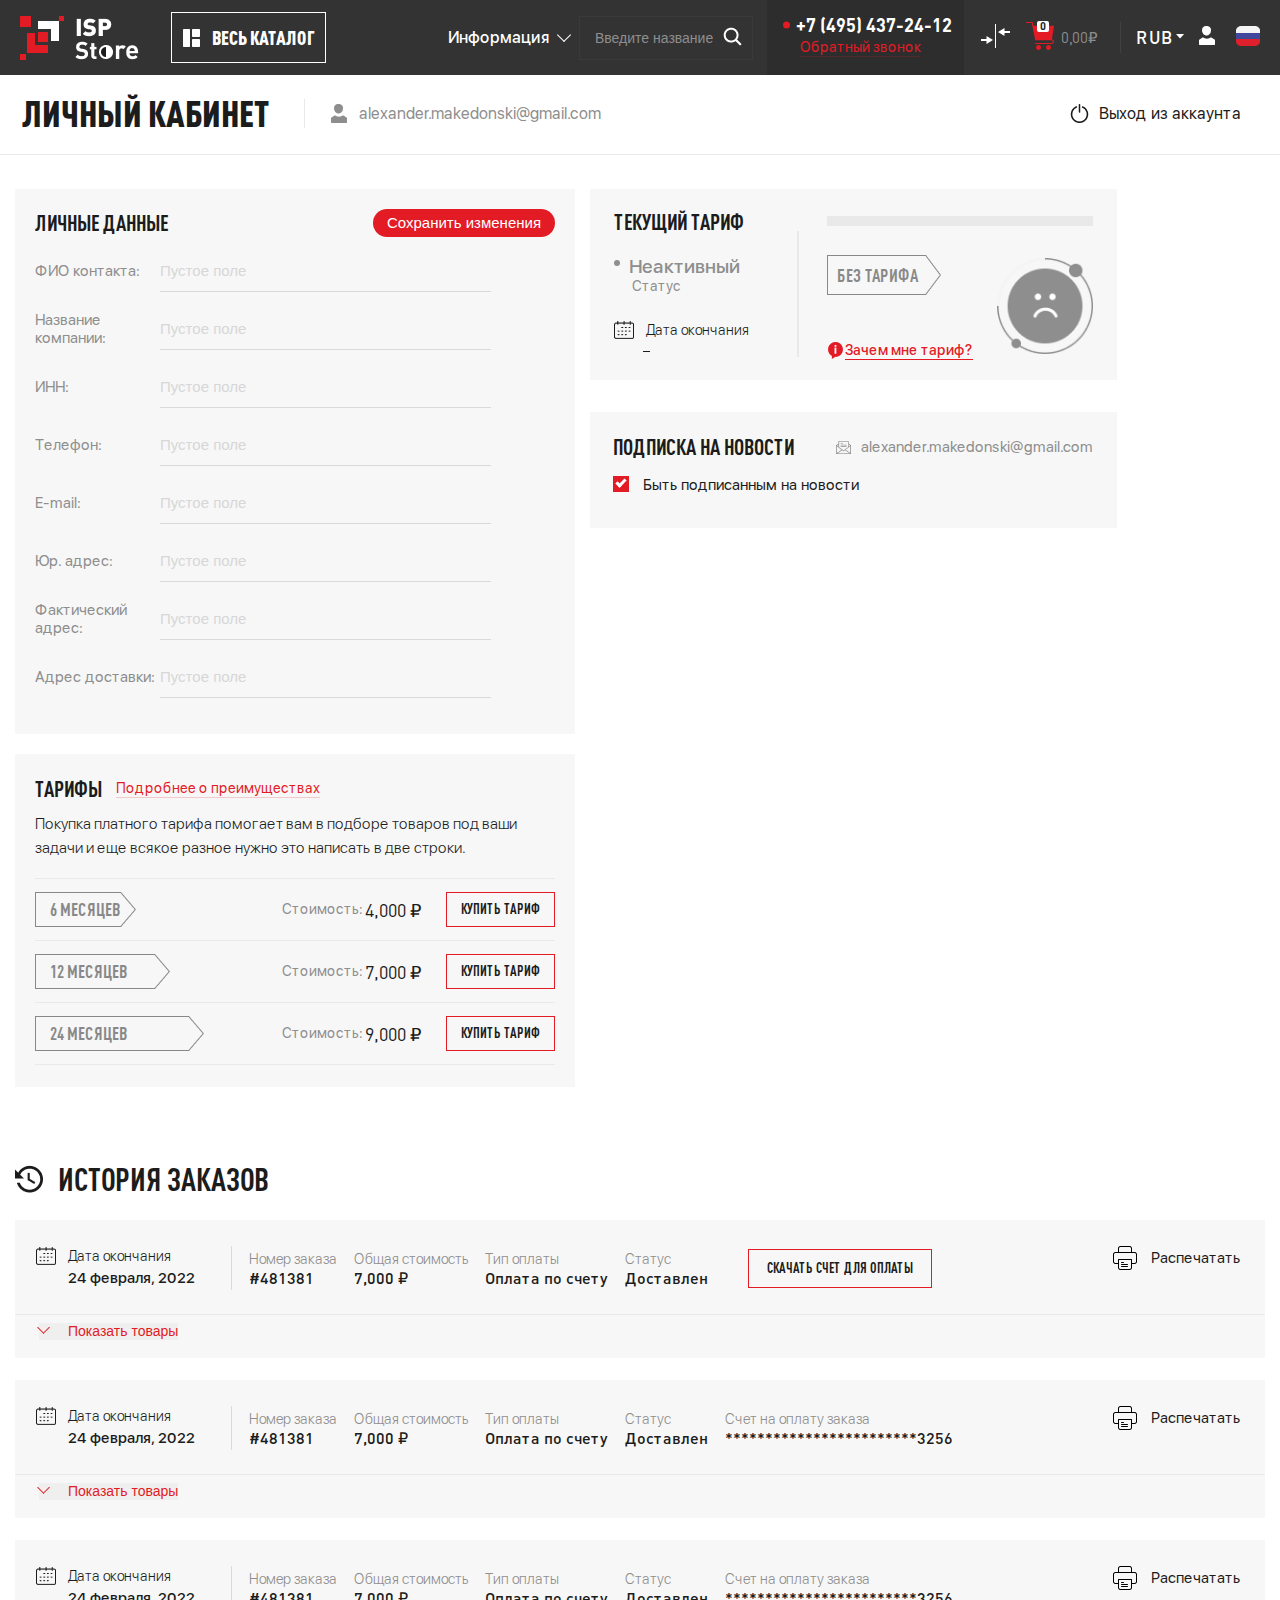
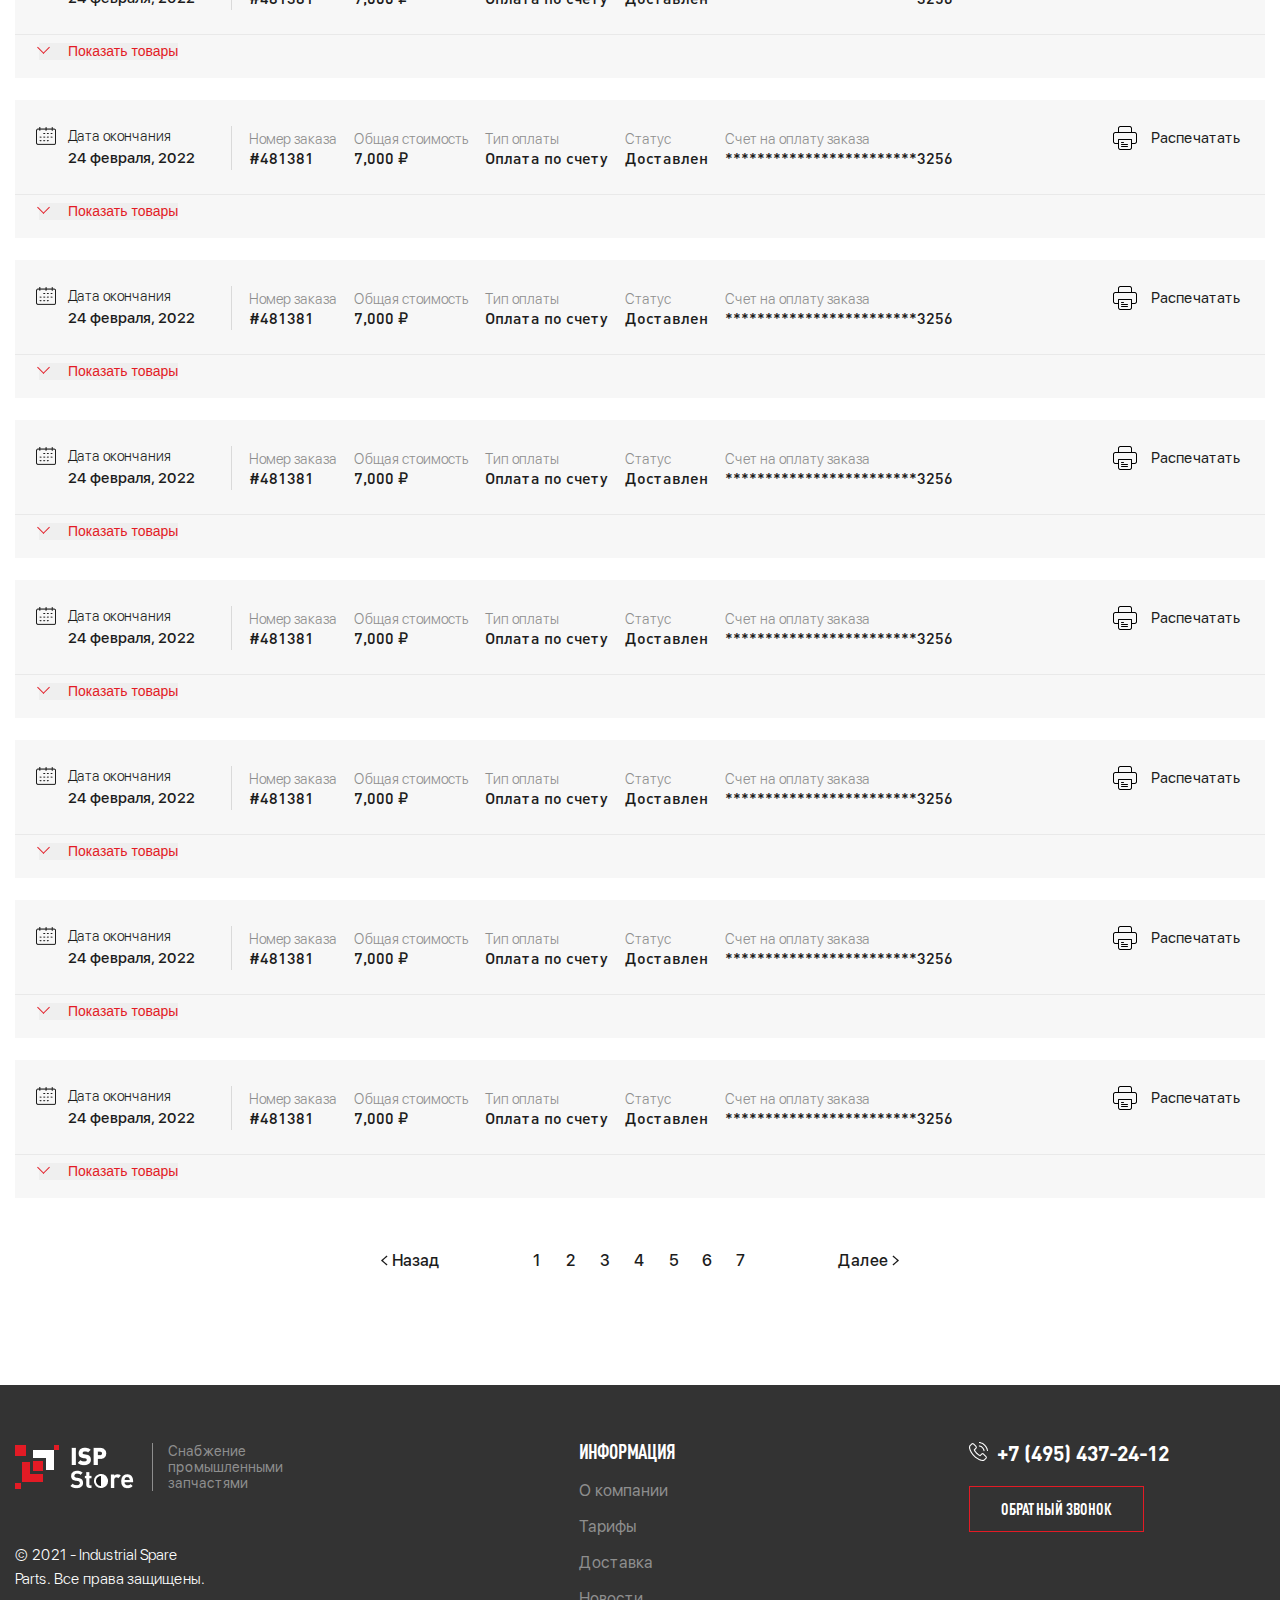
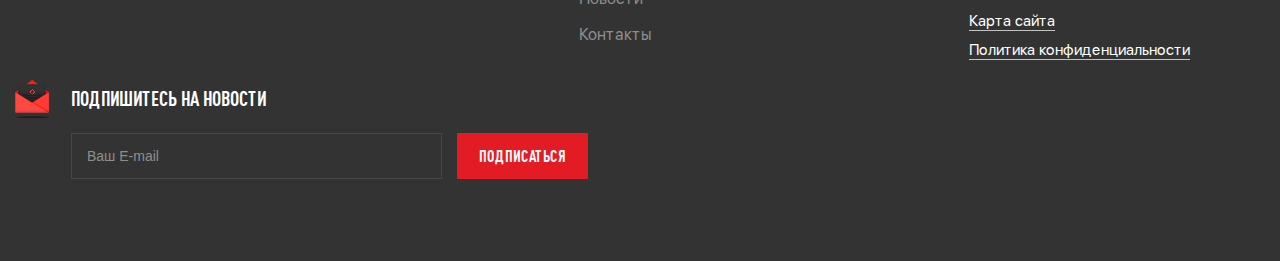
<file: personal-legal-entity.html>
<!DOCTYPE html>
<html lang="en">

<head>
    <meta charset="UTF-8">
    <meta name="viewport"
          content="width=device-width, user-scalable=no, initial-scale=1.0, maximum-scale=1.0, minimum-scale=1.0">
    <meta http-equiv="X-UA-Compatible" content="ie=edge">
    <title></title>
    <link rel="stylesheet" href="style.css">
</head>

<body class="bg-basket">

<header class="header-out">
    <div class="header-main">
        <div class="header-logo">
            <a href="index.html">
                <img src="assets/img/logo-min.png" alt="">
            </a>
        </div>
        <div class="whole-catalog header-rel">
            <div class="whole-catalog-name">
                <div class="whole-catalog-svg">
                    <svg xmlns="http://www.w3.org/2000/svg" width="17" height="18" viewBox="0 0 17 18" fill="none">
                        <path d="M6.41667 0H0.583333C0.261157 0 0 0.447698 0 1V11C0 11.5523 0.261157 12 0.583333 12H6.41667C6.73884 12 7 11.5523 7 11V1C7 0.447698 6.73884 0 6.41667 0Z"
                              fill="white"/>
                        <path d="M16.3333 0H9.66667C9.29846 0 9 0.298466 9 0.666667V7.33333C9 7.70153 9.29846 8 9.66667 8H16.3333C16.7015 8 17 7.70153 17 7.33333V0.666667C17 0.298466 16.7015 0 16.3333 0Z"
                              fill="white"/>
                        <path d="M6.41667 10H0.583333C0.261157 10 0 10.2985 0 10.6667V17.3333C0 17.7015 0.261157 18 0.583333 18H6.41667C6.73884 18 7 17.7015 7 17.3333V10.6667C7 10.2985 6.73884 10 6.41667 10Z"
                              fill="white"/>
                        <path d="M16.3333 10H9.66667C9.29846 10 9 10.2985 9 10.6667V17.3333C9 17.7015 9.29846 18 9.66667 18H16.3333C16.7015 18 17 17.7015 17 17.3333V10.6667C17 10.2985 16.7015 10 16.3333 10Z"
                              fill="white"/>
                    </svg>
                </div>
                <strong>весь Каталог</strong>
            </div>
            <div class="whole-catalog-drop ">
                <ul>
                    <li>
                        <a href="#">
                            <div class="whole-catalog-icon">
                                <svg xmlns="http://www.w3.org/2000/svg" width="19" height="19" viewBox="0 0 19 19"
                                     fill="none">
                                    <path d="M7.63378 8.9424C7.67226 8.81388 7.72334 8.6908 7.78616 8.57489L5.57388 6.36261C4.99426 7.08647 4.61036 7.9733 4.50293 8.94243H7.63378V8.9424Z"
                                          fill="#E31B25"/>
                                    <path d="M11.366 10.0576C11.3275 10.1861 11.2764 10.3092 11.2136 10.4251L13.4259 12.6374C14.0056 11.9135 14.3895 11.0267 14.4969 10.0576H11.366V10.0576Z"
                                          fill="#E31B25"/>
                                    <path d="M17.8014 10.0576V8.94239H19C18.9528 8.1202 18.8017 7.31772 18.5525 6.55026L17.4322 6.9894L17.0252 5.95108L18.1455 5.51191C17.7566 4.66998 17.2422 3.88389 16.6118 3.17677L15.7642 4.02434L14.9757 3.23576L15.8232 2.38819C15.2085 1.8402 14.5342 1.37965 13.8153 1.01315L13.3337 2.11577L12.3117 1.66939L12.7933 0.566685C11.923 0.246391 11.0034 0.0542745 10.0576 0V1.19861H8.94239V0C8.1202 0.0472113 7.31772 0.198325 6.55022 0.447541L6.98936 1.56775L5.95105 1.97477L5.51187 0.854488C4.66998 1.24341 3.88386 1.75782 3.17673 2.38819L4.0243 3.23576L3.23572 4.02434L2.38819 3.17677C1.8402 3.79152 1.37965 4.46582 1.01315 5.18473L2.11577 5.66633L1.66939 6.68832L0.566685 6.20673C0.246391 7.07702 0.0542745 7.99663 0 8.94239H1.19861V10.0576H0C0.0472113 10.8798 0.198325 11.6823 0.447541 12.4497L1.56775 12.0106L1.97477 13.0489L0.854488 13.4881C1.24341 14.3299 1.75782 15.1161 2.38819 15.8232L3.23572 14.9757L4.0243 15.7642L3.17673 16.6118C3.79148 17.1598 4.46578 17.6203 5.1847 17.9869L5.66629 16.8842L6.68829 17.3306L6.20666 18.4333C7.07698 18.7536 7.9966 18.9457 8.94235 19V17.8014H10.0576V19C10.8798 18.9528 11.6822 18.8017 12.4497 18.5525L12.0106 17.4323L13.0489 17.0253L13.488 18.1455C14.3299 17.7566 15.116 17.2422 15.8232 16.6119L14.9756 15.7643L15.7642 14.9757L16.6117 15.8233C17.1597 15.2085 17.6203 14.5342 17.9868 13.8153L16.8842 13.3337L17.3305 12.3117L18.4332 12.7933C18.7535 11.923 18.9457 11.0034 18.9999 10.0577H17.8014V10.0576ZM9.5 15.6432C6.1126 15.6432 3.35676 12.8874 3.35676 9.5C3.35676 6.1126 6.1126 3.35676 9.5 3.35676C12.8874 3.35676 15.6433 6.1126 15.6433 9.5C15.6433 12.8874 12.8874 15.6432 9.5 15.6432Z"
                                          fill="#E31B25"/>
                                    <path d="M11.2136 8.57488C11.2764 8.69079 11.3275 8.81391 11.366 8.94239H14.4969C14.3894 7.97325 14.0055 7.08642 13.4259 6.36256L11.2136 8.57488Z"
                                          fill="#E31B25"/>
                                    <path d="M10.4251 11.2137C10.3092 11.2765 10.1861 11.3276 10.0576 11.3661V14.4969C11.0267 14.3895 11.9136 14.0056 12.6374 13.426L10.4251 11.2137Z"
                                          fill="#E31B25"/>
                                    <path d="M7.78616 10.4252C7.72334 10.3092 7.67226 10.1861 7.63378 10.0576H4.50293C4.61036 11.0268 4.99426 11.9136 5.57388 12.6375L7.78616 10.4252Z"
                                          fill="#E31B25"/>
                                    <path d="M8.94258 11.3661C8.81407 11.3276 8.69098 11.2765 8.57507 11.2137L6.36279 13.426C7.08665 14.0056 7.97348 14.3895 8.94262 14.4969V11.3661H8.94258Z"
                                          fill="#E31B25"/>
                                    <path d="M8.57487 7.7863C8.69078 7.72347 8.8139 7.6724 8.94237 7.63392V4.50307C7.97324 4.6105 7.08641 4.9944 6.36255 5.57402L8.57487 7.7863Z"
                                          fill="#E31B25"/>
                                    <path d="M10.0576 4.50307V7.63392C10.1861 7.6724 10.3092 7.72347 10.4251 7.7863L12.6374 5.57402C11.9136 4.99436 11.0267 4.6105 10.0576 4.50307Z"
                                          fill="#E31B25"/>
                                    <path d="M9.50007 10.3326C9.9599 10.3326 10.3327 9.95983 10.3327 9.5C10.3327 9.04017 9.9599 8.6674 9.50007 8.6674C9.04024 8.6674 8.66748 9.04017 8.66748 9.5C8.66748 9.95983 9.04024 10.3326 9.50007 10.3326Z"
                                          fill="#E31B25"/>
                                </svg>
                            </div>
                            <span>каталог товаров</span>
                        </a>
                        <div class="submenu-head">
                            <div class="submenu-head-block">
                                <div class="submenu-head-info">
                                    <a href="#">Гидравлические системы</a>
                                    <a href="#" class="fonts-ligth">Гидромоторы / Гидронасосы
                                        Гидроцилиндры</a>
                                </div>
                                <div class="submenu-head-info">
                                    <a href="#">Подшипники и части</a>
                                    <a href="#" class="fonts-ligth">Шариковые подшипники</a>
                                    <ul>
                                        <li><a href="#">Шариковые упорные подшипники</a></li>
                                        <li><a href="#">Шариковые радиально-упорные подшипники</a></li>
                                        <li><a href="#">Шариковые радиальные однорядные подшипники</a></li>
                                        <li><a href="#">Шариковые сферические подшипники</a></li>
                                    </ul>
                                    <a href="#" class="fonts-ligth">Роликовые подшипники</a>
                                    <ul>
                                        <li><a href="#">Роликовые игольчатые подшипники</a></li>
                                        <li><a href="#"> Роликовые конические подшипники</a></li>
                                        <li><a href="#">Роликовые сферические подшипники</a></li>
                                        <li><a href="#">Роликовые цилиндрические подшипники</a></li>
                                    </ul>
                                    <a href="#" class="fonts-ligth">Корпусные подшипники</a>
                                    <a href="#" class="fonts-ligth">Шарнирные подшипники</a>
                                    <a href="#" class="fonts-ligth">Ролики опорные</a>
                                </div>
                            </div>
                            <div class="submenu-head-block">
                                <div class="submenu-head-info">
                                    <a href="#">Резина-техническая продукция</a>
                                    <a href="#" class="fonts-ligth">Гидравлические уплотнения</a>
                                    <ul>
                                        <li><a href="#">GUA-RING-02</a></li>
                                        <li><a href="#">PARKER серии AT</a></li>
                                    </ul>
                                    <a href="#" class="fonts-ligth">Уплотнительные кольца круглого сечения</a>
                                    <a href="#" class="fonts-ligth">Манжеты, сальники армированные</a>
                                </div>
                                <div class="submenu-head-info">
                                    <a href="#">Фильтры и части</a>
                                    <a href="#" class="fonts-ligth">Шариковые подшипники</a>
                                    <ul class="href-filter-sub">
                                        <li><a href="#">Воздушно-масляные сепараторы</a></li>
                                        <li><a href="#">Картриджи для гидравлических фильтров</a></li>
                                        <li><a href="#">Масляные фильтры для гидравлических систем</a></li>
                                        <li><a href="#">Воздушные фильтры</a></li>
                                        <li><a href="#">Топливные фильтры</a></li>
                                    </ul>
                                </div>
                            </div>
                        </div>
                    </li>
                    <li>
                        <a href="#">
                            <div class="whole-catalog-icon">
                                <svg xmlns="http://www.w3.org/2000/svg" width="23" height="16" viewBox="0 0 23 16"
                                     fill="none">
                                    <path d="M3 1H0V2H3V1Z" fill="#C1C1C1"/>
                                    <path d="M0 13V15H2V13C1.7045 13.151 1.366 13.2441 1 13.2441C0.634 13.2441 0.2955 13.1514 0 13Z"
                                          fill="#C1C1C1"/>
                                    <path d="M1 12C1.55228 12 2 11.7761 2 11.5C2 11.2239 1.55228 11 1 11C0.447715 11 0 11.2239 0 11.5C0 11.7761 0.447715 12 1 12Z"
                                          fill="#C1C1C1"/>
                                    <path d="M4 0H3.5C3.224 0 3 0.1792 3 0.4V4H4V0Z" fill="#C1C1C1"/>
                                    <path d="M13.4615 0.8H15V0.4C15 0.1792 14.8277 0 14.6154 0H5V4H13.4615V0.8Z"
                                          fill="#C1C1C1"/>
                                    <path d="M23 10H22V12H23V10Z" fill="#C1C1C1"/>
                                    <path d="M21 9H20V13H21V9Z" fill="#C1C1C1"/>
                                    <path d="M17 7V14H18.3335L20 12.9062V8.09375L18.3335 7H17Z" fill="#C1C1C1"/>
                                    <path d="M0 10C0.2955 9.84899 0.634 9.75593 1 9.75593C1.366 9.75593 1.7045 9.84899 2 10V8H0V10Z"
                                          fill="#C1C1C1"/>
                                    <path d="M14.625 5H13.5V15.1538H12.75V5H3.375C3.168 5 3 5.18954 3 5.42308V15.5769C3 15.8105 3.168 16 3.375 16H4.5V6.26923H5.25V16H14.625C14.832 16 15 15.8105 15 15.5769V5.42308C15 5.18996 14.832 5 14.625 5Z"
                                          fill="#C1C1C1"/>
                                    <path d="M15.6667 2H14V4.4375H14.3333C14.8847 4.4375 15.3333 4.98431 15.3333 5.65625V15H15.6667C15.8507 15 16 14.818 16 14.5938V2.40625C16 2.18241 15.8507 2 15.6667 2Z"
                                          fill="#C1C1C1"/>
                                </svg>
                            </div>
                            <span>каталог запасных частей</span>
                        </a>
                        <div class="submenu-head">
                            <div class="submenu-head-block">
                                <div class="submenu-head-info">
                                    <a href="#">Гидравлические системы</a>
                                    <a href="#" class="fonts-ligth">Гидромоторы / Гидронасосы
                                        Гидроцилиндры</a>
                                </div>
                                <div class="submenu-head-info">
                                    <a href="#">Подшипники и части</a>
                                    <a href="#" class="fonts-ligth">Шариковые подшипники</a>
                                    <ul>
                                        <li><a href="#">Шариковые упорные подшипники</a></li>
                                        <li><a href="#">Шариковые радиально-упорные подшипники</a></li>
                                        <li><a href="#">Шариковые радиальные однорядные подшипники</a></li>
                                        <li><a href="#">Шариковые сферические подшипники</a></li>
                                    </ul>
                                    <a href="#" class="fonts-ligth">Роликовые подшипники</a>
                                    <ul>
                                        <li><a href="#">Роликовые игольчатые подшипники</a></li>
                                        <li><a href="#"> Роликовые конические подшипники</a></li>
                                        <li><a href="#">Роликовые сферические подшипники</a></li>
                                        <li><a href="#">Роликовые цилиндрические подшипники</a></li>
                                    </ul>
                                    <a href="#" class="fonts-ligth">Корпусные подшипники</a>
                                    <a href="#" class="fonts-ligth">Шарнирные подшипники</a>
                                    <a href="#" class="fonts-ligth">Ролики опорные</a>
                                </div>
                            </div>
                            <div class="submenu-head-block">
                                <div class="submenu-head-info">
                                    <a href="#">Резина-техническая продукция</a>
                                    <a href="#" class="fonts-ligth">Гидравлические уплотнения</a>
                                    <ul>
                                        <li><a href="#">GUA-RING-02</a></li>
                                        <li><a href="#">PARKER серии AT</a></li>
                                    </ul>
                                    <a href="#" class="fonts-ligth">Уплотнительные кольца круглого сечения</a>
                                    <a href="#" class="fonts-ligth">Манжеты, сальники армированные</a>
                                </div>
                                <div class="submenu-head-info">
                                    <a href="#">Фильтры и части</a>
                                    <a href="#" class="fonts-ligth">Шариковые подшипники</a>
                                    <ul class="href-filter-sub">
                                        <li><a href="#">Воздушно-масляные сепараторы</a></li>
                                        <li><a href="#">Картриджи для гидравлических фильтров</a></li>
                                        <li><a href="#">Масляные фильтры для гидравлических систем</a></li>
                                        <li><a href="#">Воздушные фильтры</a></li>
                                        <li><a href="#">Топливные фильтры</a></li>
                                    </ul>
                                </div>
                            </div>
                        </div>
                    </li>
                    <li>
                        <a href="#">
                            <div class="whole-catalog-icon">
                                <svg xmlns="http://www.w3.org/2000/svg" width="20" height="21" viewBox="0 0 20 21"
                                     fill="none">
                                    <path d="M15.0929 0H3.90717C1.75275 0 0 2.01869 0 4.5C0 6.99332 1.77097 9 3.88387 9H5.63877V5.47421C5.63877 3.89523 6.75409 2.61064 8.12502 2.61064H8.13044C9.49848 2.61402 10.45 3.89861 10.45 5.47421V9H15.0929C17.2473 9 19 6.98131 19 4.5C19 2.01869 17.2473 0 15.0929 0ZM16.1985 3.87249L13.9719 6.43689C13.7546 6.68726 13.4021 6.6873 13.1847 6.43689L12.0715 5.15469C11.8541 4.90432 11.8541 4.49842 12.0715 4.24805C12.2888 3.99768 12.6413 3.99768 12.8587 4.24805L13.5784 5.0769L15.4113 2.96585C15.6287 2.71548 15.9812 2.71548 16.1985 2.96585C16.4159 3.21622 16.4159 3.62217 16.1985 3.87249Z"
                                          fill="#C1C1C1"/>
                                    <path d="M14.8153 21C15.0933 20.1288 16 17.0937 16 15.9754V12.0916C16 11.5682 15.567 11.1424 15.0348 11.1424C14.5028 11.1424 14.0698 11.5682 14.0698 12.0916V13.7476C14.0698 13.8449 13.9884 13.924 13.8882 13.924C13.788 13.924 13.7066 13.8449 13.7066 13.7476V11.1596C13.7066 10.6364 13.2735 10.2107 12.7412 10.2107C12.2091 10.2107 11.7762 10.6364 11.7762 11.1596V13.0047C11.7762 13.102 11.6947 13.1811 11.5945 13.1811C11.4944 13.1811 11.4129 13.102 11.4129 13.0047V10.4169C11.4129 9.89379 10.98 9.46823 10.4478 9.46823C9.91571 9.46823 9.48278 9.89379 9.48278 10.4169V12.2625C9.48278 12.3596 9.40122 12.4388 9.30109 12.4388C9.20085 12.4388 9.11945 12.3596 9.11945 12.2625V6.94889C9.1195 6.42561 8.68641 6 8.15418 6C7.622 6 7.18897 6.42561 7.18897 6.94889V15.1768C7.18897 15.2499 7.14169 15.3163 7.0711 15.342C7.00114 15.3674 6.91932 15.3472 6.87058 15.2928L4.6099 12.7819L4.58337 12.7552C4.4022 12.5887 4.16449 12.4964 3.91429 12.4951H3.90784C3.6476 12.498 3.40697 12.5941 3.23033 12.7661C3.0077 12.9824 2.83323 13.3958 3.26773 14.1376C3.9275 15.2627 4.6486 16.3298 5.28746 17.2751C5.76242 17.9781 6.21112 18.642 6.54563 19.202C6.75947 19.5604 7.20556 20.5014 7.45222 20.9999H14.8153V21Z"
                                          fill="#C1C1C1"/>
                                </svg>
                            </div>
                            <span>подборка оборудования</span>
                        </a>
                        <div class="submenu-head">
                            <div class="submenu-head-block">
                                <div class="submenu-head-info">
                                    <a href="#">Гидравлические системы</a>
                                    <a href="#" class="fonts-ligth">Гидромоторы / Гидронасосы
                                        Гидроцилиндры</a>
                                </div>
                                <div class="submenu-head-info">
                                    <a href="#">Подшипники и части</a>
                                    <a href="#" class="fonts-ligth">Шариковые подшипники</a>
                                    <ul>
                                        <li><a href="#">Шариковые упорные подшипники</a></li>
                                        <li><a href="#">Шариковые радиально-упорные подшипники</a></li>
                                        <li><a href="#">Шариковые радиальные однорядные подшипники</a></li>
                                        <li><a href="#">Шариковые сферические подшипники</a></li>
                                    </ul>
                                    <a href="#" class="fonts-ligth">Роликовые подшипники</a>
                                    <ul>
                                        <li><a href="#">Роликовые игольчатые подшипники</a></li>
                                        <li><a href="#"> Роликовые конические подшипники</a></li>
                                        <li><a href="#">Роликовые сферические подшипники</a></li>
                                        <li><a href="#">Роликовые цилиндрические подшипники</a></li>
                                    </ul>
                                    <a href="#" class="fonts-ligth">Корпусные подшипники</a>
                                    <a href="#" class="fonts-ligth">Шарнирные подшипники</a>
                                    <a href="#" class="fonts-ligth">Ролики опорные</a>
                                </div>
                            </div>
                            <div class="submenu-head-block">
                                <div class="submenu-head-info">
                                    <a href="#">Резина-техническая продукция</a>
                                    <a href="#" class="fonts-ligth">Гидравлические уплотнения</a>
                                    <ul>
                                        <li><a href="#">GUA-RING-02</a></li>
                                        <li><a href="#">PARKER серии AT</a></li>
                                    </ul>
                                    <a href="#" class="fonts-ligth">Уплотнительные кольца круглого сечения</a>
                                    <a href="#" class="fonts-ligth">Манжеты, сальники армированные</a>
                                </div>
                                <div class="submenu-head-info">
                                    <a href="#">Фильтры и части</a>
                                    <a href="#" class="fonts-ligth">Шариковые подшипники</a>
                                    <ul class="href-filter-sub">
                                        <li><a href="#">Воздушно-масляные сепараторы</a></li>
                                        <li><a href="#">Картриджи для гидравлических фильтров</a></li>
                                        <li><a href="#">Масляные фильтры для гидравлических систем</a></li>
                                        <li><a href="#">Воздушные фильтры</a></li>
                                        <li><a href="#">Топливные фильтры</a></li>
                                    </ul>
                                </div>
                            </div>
                        </div>
                    </li>
                    <li>
                        <a href="#">
                            <div class="whole-catalog-icon">
                                <svg xmlns="http://www.w3.org/2000/svg" width="17" height="17" viewBox="0 0 17 17"
                                     fill="none">
                                    <g clip-path="url(#clip0)">
                                        <path d="M9.05537 5.67834L0.484061 14.2497C-0.136405 14.8702 -0.163731 15.881 0.446275 16.5118C1.06946 17.1561 2.0971 17.1627 2.72849 16.5313L11.354 7.90574C10.672 7.13808 9.58343 6.1482 9.05537 5.67834Z"
                                              fill="#C1C1C1"/>
                                        <path d="M14.5744 5.31747C14.4186 5.11052 14.4394 4.82039 14.6226 4.63721L15.0182 4.24156C15.6387 3.62106 15.6661 2.61019 15.056 1.97944C14.4328 1.33513 13.4052 1.32859 12.7739 1.95998L12.3596 2.37425C12.1765 2.5573 11.8864 2.57825 11.6795 2.42256C8.55247 0.0689646 5.0013 -0.606319 3.18738 0.557714C3.09448 0.617313 3.03023 0.715561 3.02339 0.825696C3.01283 0.99533 3.12526 1.14066 3.28261 1.17861C5.3226 1.67025 7.72753 2.88273 9.87408 4.85967C10.4626 5.40168 11.5916 6.53732 12.1371 7.12266C14.1238 9.25456 15.3229 11.6675 15.816 13.7055C15.8415 13.8108 15.9114 13.902 16.0108 13.9451C16.168 14.0134 16.3442 13.9557 16.4327 13.819C17.6047 12.0089 16.9333 8.45131 14.5744 5.31747Z"
                                              fill="#C1C1C1"/>
                                    </g>
                                    <defs>
                                        <clipPath id="clip0">
                                            <rect width="17" height="17" fill="white"/>
                                        </clipPath>
                                    </defs>
                                </svg>
                            </div>
                            <span>добыча полезных ископаемых</span>
                        </a>
                    </li>
                    <li>
                        <a href="#">
                            <div class="whole-catalog-icon">
                                <svg xmlns="http://www.w3.org/2000/svg" width="20" height="20" viewBox="0 0 20 20"
                                     fill="none">
                                    <path d="M15.1975 0.296992C15.0934 0.113281 14.8988 0 14.6877 0H7.6564C7.38746 0 7.15343 0.183125 7.0882 0.444023L4.74445 9.85809C4.70039 10.0332 4.73988 10.2186 4.85089 10.3605C4.96191 10.5029 5.13242 10.5859 5.31265 10.5859H7.98257L4.76394 19.208C4.66093 19.4827 4.77711 19.7911 5.03515 19.9302C5.29437 20.0691 5.61507 19.9947 5.78644 19.7585L15.1614 6.82879C15.2913 6.65082 15.3096 6.41508 15.2101 6.21824C15.11 6.02199 14.908 5.8984 14.6877 5.8984H12.2071L15.19 0.887461C15.2988 0.706094 15.3016 0.480664 15.1975 0.296992Z"
                                          fill="#C1C1C1"/>
                                </svg>
                            </div>
                            <span>энергетика</span>
                        </a>
                    </li>
                    <li>
                        <a href="#">
                            <div class="whole-catalog-icon">
                                <svg xmlns="http://www.w3.org/2000/svg" width="21" height="21" viewBox="0 0 21 21"
                                     fill="none">
                                    <path d="M17.5764 15.9781C17.9545 15.9781 18.2611 15.6715 18.2611 15.2934C18.2611 14.9152 17.9545 14.6086 17.5764 14.6086C17.1982 14.6086 16.8916 14.9152 16.8916 15.2934C16.8916 15.6715 17.1982 15.9781 17.5764 15.9781Z"
                                          fill="#C1C1C1"/>
                                    <path d="M8.90277 15.9781C9.28095 15.9781 9.58753 15.6715 9.58753 15.2934C9.58753 14.9152 9.28095 14.6086 8.90277 14.6086C8.52459 14.6086 8.21802 14.9152 8.21802 15.2934C8.21802 15.6715 8.52459 15.9781 8.90277 15.9781Z"
                                          fill="#C1C1C1"/>
                                    <path d="M17.5762 11.8695H8.90259C8.13137 11.8695 7.42131 12.1289 6.84832 12.5607V8.44572C6.84832 8.13519 6.63922 7.8635 6.33923 7.78393C6.04006 7.70461 5.72359 7.83651 5.56888 8.10603L0.0908306 17.6926C-0.169249 18.149 0.160188 18.7171 0.685516 18.7171H3.42454C4.54517 18.7171 5.53861 18.1736 6.16356 17.3389C6.78852 18.1736 7.78196 18.7171 8.90259 18.7171H17.5762C19.4641 18.7171 20.9999 17.1812 20.9999 15.2933C21 13.4053 19.4641 11.8695 17.5762 11.8695ZM8.90259 17.3475C7.76982 17.3475 6.84832 16.426 6.84832 15.2933C6.84832 14.1605 7.76982 13.239 8.90259 13.239C10.0354 13.239 10.9569 14.1605 10.9569 15.2933C10.9569 16.426 10.0354 17.3475 8.90259 17.3475ZM17.5762 17.3475C16.4434 17.3475 15.5219 16.426 15.5219 15.2933C15.5219 14.1605 16.4434 13.239 17.5762 13.239C18.7089 13.239 19.6304 14.1605 19.6304 15.2933C19.6304 16.426 18.7089 17.3475 17.5762 17.3475Z"
                                          fill="#C1C1C1"/>
                                    <path d="M17.5761 2.2829H13.4676C13.1533 2.2829 12.8795 2.49667 12.8033 2.80158L11.5635 7.76099H10.9568V7.07623C10.9568 6.69798 10.6501 6.39147 10.272 6.39147C9.894 6.39147 9.58729 6.69798 9.58729 7.07623V8.13156C8.76997 8.60607 8.21777 9.48881 8.21777 10.5V10.5547C8.44205 10.5224 8.66944 10.5 8.90253 10.5H17.5761C18.3119 10.5 19.0067 10.6715 19.6304 10.9691V4.33717C19.6304 3.2044 18.7089 2.2829 17.5761 2.2829ZM16.8913 7.07623C16.8913 7.45439 16.5848 7.76099 16.2066 7.76099H12.975L14.0021 3.65245H16.2066C16.5848 3.65245 16.8913 3.95904 16.8913 4.33721V7.07623Z"
                                          fill="#C1C1C1"/>
                                </svg>
                            </div>
                            <span>спецтехника</span>
                        </a>
                    </li>
                    <li>
                        <a href="#">
                            <div class="whole-catalog-icon">
                                <svg xmlns="http://www.w3.org/2000/svg" width="22" height="22" viewBox="0 0 22 22"
                                     fill="none">
                                    <path d="M13 14.5C13 17.5376 10.5376 20 7.5 20C4.46243 20 2 17.5376 2 14.5C2 11.4624 4.46243 9 7.5 9C10.5376 9 13 11.4624 13 14.5Z"
                                          fill="#C1C1C1"/>
                                    <path d="M12.874 4.00256C12.8499 4.1932 12.8333 4.38614 12.8333 4.58333C12.8333 4.78053 12.8499 4.97349 12.874 5.16411L13.891 5.58127C13.9696 5.85939 14.0786 6.12434 14.217 6.37138L13.7938 7.38372C14.0322 7.69163 14.3082 7.96763 14.6161 8.20603L15.6285 7.78294C15.8755 7.9213 16.1405 8.03026 16.4186 8.1089L16.8358 9.12588C17.0265 9.15005 17.2194 9.16667 17.4166 9.16667C17.6138 9.16667 17.8067 9.15005 17.9974 9.12588L18.4145 8.1089C18.6927 8.03032 18.9576 7.92136 19.2047 7.78297L20.217 8.20608C20.5249 7.96768 20.8009 7.69169 21.0393 7.38377L20.6162 6.37141C20.7546 6.12436 20.8635 5.85942 20.9421 5.58129L21.9591 5.16411C21.9833 4.97347 21.9999 4.78053 21.9999 4.58333C21.9999 4.38614 21.9833 4.1932 21.9591 4.00256L20.9421 3.58537C20.8636 3.30725 20.7546 3.0423 20.6162 2.79526L21.0393 1.78292C20.801 1.47501 20.5249 1.19901 20.217 0.960639L19.2047 1.38373C18.9576 1.24534 18.6927 1.13638 18.4145 1.05777L17.9974 0.0407871C17.8067 0.0166146 17.6138 0 17.4166 0C17.2194 0 17.0265 0.0166146 16.8358 0.0407871L16.4186 1.05777C16.1405 1.13635 15.8756 1.24534 15.6285 1.3837L14.6162 0.960584C14.3083 1.19895 14.0323 1.47495 13.7939 1.78287L14.217 2.79526C14.0786 3.0423 13.9696 3.30725 13.891 3.58537L12.874 4.00256ZM17.4166 2.75C18.4291 2.75 19.2499 3.5708 19.2499 4.58333C19.2499 5.59584 18.4291 6.41667 17.4166 6.41667C16.404 6.41667 15.5833 5.59584 15.5833 4.58333C15.5833 3.5708 16.404 2.75 17.4166 2.75Z"
                                          fill="#C1C1C1"/>
                                    <path d="M6.60399 7.37016L6.32133 8.58121C5.92078 8.6474 5.53407 8.7516 5.16346 8.89094L4.31725 7.98749C3.87065 8.18952 3.44916 8.43501 3.05566 8.7185L3.41347 9.89522C3.1028 10.1507 2.81754 10.4359 2.56201 10.7466L1.38532 10.3888C1.10176 10.7823 0.856263 11.2038 0.654211 11.6504L1.55764 12.4967C1.41827 12.8673 1.31406 13.2541 1.24786 13.6546L0.0368172 13.9373C0.0131228 14.1773 0 14.4204 0 14.6667C0 14.9129 0.0131228 15.156 0.0368211 15.396L1.24786 15.6787C1.31406 16.0792 1.41826 16.4659 1.5576 16.8366L0.654145 17.6828C0.856174 18.1294 1.10166 18.5508 1.38515 18.9444L2.56187 18.5866C2.81742 18.8972 3.10261 19.1824 3.41328 19.438L3.05547 20.6147C3.44897 20.8983 3.87049 21.1437 4.31709 21.3458L5.16335 20.4424C5.53398 20.5817 5.92072 20.6859 6.32129 20.7521L6.60398 21.9632C6.84398 21.9869 7.08709 22 7.33333 22C7.57956 22 7.82269 21.9869 8.06267 21.9632L8.34534 20.7521C8.74588 20.6859 9.1326 20.5818 9.50321 20.4424L10.3494 21.3459C10.796 21.1438 11.2175 20.8983 11.611 20.6148L11.2532 19.4381C11.5639 19.1826 11.8491 18.8974 12.1047 18.5867L13.2814 18.9445C13.5649 18.551 13.8104 18.1295 14.0125 17.6829L13.1091 16.8366C13.2484 16.466 13.3526 16.0793 13.4188 15.6787L14.6299 15.396C14.6535 15.156 14.6667 14.9129 14.6667 14.6667C14.6667 14.4205 14.6535 14.1773 14.6298 13.9373L13.4188 13.6547C13.3526 13.2541 13.2484 12.8674 13.1091 12.4968L14.0125 11.6506C13.8105 11.204 13.565 10.7825 13.2815 10.389L12.1048 10.7468C11.8492 10.4361 11.5641 10.1509 11.2534 9.89536L11.6112 8.71864C11.2177 8.4351 10.7962 8.18958 10.3496 7.98755L9.50332 8.89098C9.13269 8.75162 8.74595 8.6474 8.34538 8.5812L8.06269 7.37016C7.82269 7.34647 7.57958 7.33334 7.33333 7.33334C7.08711 7.33334 6.84398 7.34647 6.60399 7.37016ZM11.5789 14.6667C11.5789 17.0115 9.67812 18.9123 7.33333 18.9123C4.98855 18.9123 3.08772 17.0115 3.08772 14.6667C3.08772 12.3219 4.98855 10.4211 7.33333 10.4211C9.67812 10.4211 11.5789 12.3219 11.5789 14.6667Z"
                                          fill="#C1C1C1"/>
                                    <path d="M12.4587 2.50378L13.3169 1.93132L13.6984 2.50325L12.8403 3.07571L12.4587 2.50378Z"
                                          fill="#C1C1C1"/>
                                    <path d="M11.0298 3.45938L11.8877 2.88711L12.2692 3.45904L11.4113 4.03131L11.0298 3.45938Z"
                                          fill="#C1C1C1"/>
                                    <path d="M9.60034 4.41321L10.4582 3.84094L10.8398 4.41286L9.98186 4.98514L9.60034 4.41321Z"
                                          fill="#C1C1C1"/>
                                    <path d="M6.74072 6.32077L7.59862 5.7485L7.98013 6.32043L7.12224 6.8927L6.74072 6.32077Z"
                                          fill="#C1C1C1"/>
                                    <path d="M5.31128 7.27466L6.16917 6.70238L6.55069 7.27431L5.69279 7.84659L5.31128 7.27466Z"
                                          fill="#C1C1C1"/>
                                    <path d="M8.17041 5.36694L9.0283 4.79467L9.40982 5.3666L8.55193 5.93887L8.17041 5.36694Z"
                                          fill="#C1C1C1"/>
                                    <path d="M15.9116 13.7304L16.4428 12.8465L17.0321 13.2006L16.5009 14.0846L15.9116 13.7304Z"
                                          fill="#C1C1C1"/>
                                    <path d="M16.7971 12.2565L17.3283 11.3725L17.9176 11.7267L17.3864 12.6106L16.7971 12.2565Z"
                                          fill="#C1C1C1"/>
                                    <path d="M14.1416 16.6783L14.6728 15.7943L15.2621 16.1484L14.7309 17.0324L14.1416 16.6783Z"
                                          fill="#C1C1C1"/>
                                    <path d="M15.0264 15.2044L15.5577 14.3202L16.147 14.6743L15.6157 15.5586L15.0264 15.2044Z"
                                          fill="#C1C1C1"/>
                                    <path d="M18.5671 9.30853L19.0983 8.42461L19.6876 8.77873L19.1564 9.66265L18.5671 9.30853Z"
                                          fill="#C1C1C1"/>
                                    <path d="M17.6819 10.7827L18.2131 9.89873L18.8023 10.2528L18.2712 11.1368L17.6819 10.7827Z"
                                          fill="#C1C1C1"/>
                                </svg>
                            </div>
                            <span>машиностроение</span>
                        </a>
                    </li>
                </ul>
            </div>
        </div>
        <div class="header-menu">
            <div class="open-menu">
                <span></span>
                <span></span>
                <span></span>
                <span></span>
            </div>
            <div class="for-mobile-bg"></div>
            <div class="menu-cnt mobile-bg-1">
                <div class="sidenav">
                    <div class="clic-res-min">
                        <div class="clic-res d_none">
                            <p>Информация</p>
                        </div>
                        <ul class="open-res">
                            <li><a href="#">О нас</a></li>
                            <li><a href="#">Тарифы</a></li>
                            <li><a href="#">Доставка</a></li>
                            <li><a href="#">Новости</a></li>
                            <li><a href="#">Контакты</a></li>
                        </ul>
                    </div>

                    <div class="header-block-flex">
                        <div class="header-form">
                            <form>
                                <div class="header-form-info">
                                    <label>
                                        <input type="text" placeholder="Введите название / парт номер / модель ..." class="click-ops-sub-men">
                                        <button><img src="assets/img/search-icon.png" alt=""></button>
                                    </label>
                                </div>
                            </form>
                            <div class="header-form-info-open d_none">
                                <div class="header-form-info-scrall">
                                    <div class="header-form-info-yntrac">
                                        <strong><span>Гидро</span>моторы / Гидронасосы</strong>
                                        <p>Категория</p>
                                    </div>
                                    <div class="header-form-info-yntrac">
                                        <strong><span>Гидро</span>цилиндры</strong>
                                        <p>Категория</p>
                                    </div>
                                    <div class="header-form-info-yntrac">
                                        <strong><span>Гидро</span>цилиндр ЦБХ 211А New version</strong>
                                        <p>Единичный товар</p>
                                    </div>
                                    <div class="header-form-info-yntrac">
                                        <strong><span>Гидро</span>цилиндр ЦБХ 211А New</strong>
                                        <p>Сборный товар</p>
                                    </div>
                                    <div class="header-form-info-yntrac">
                                        <strong><span>Гидро</span>цилиндр ЦБХ 211А New</strong>
                                        <p>Сборный товар</p>
                                    </div>
                                    <div class="header-form-info-yntrac">
                                        <strong><span>Гидро</span>цилиндр ЦБХ 211А New version</strong>
                                        <p>Единичный товар</p>
                                    </div>
                                    <div class="header-form-info-yntrac">
                                        <strong><span>Гидро</span>цилиндр ЦБХ 211А New</strong>
                                        <p>Сборный товар</p>
                                    </div>
                                    <div class="header-form-info-yntrac">
                                        <strong><span>Гидро</span>цилиндр ЦБХ 211А New</strong>
                                        <p>Сборный товар</p>
                                    </div>
                                </div>
                            </div>
                        </div>
                        <div class="header-phone">
                            <a href="tel: +7 (495) 437-24-12" class="header-phone-number">+7 (495) 437-24-12</a>
                            <a href="#" class="back-call-lin">Обратный звонок</a>
                        </div>
                    </div>
                    <div class="header-from-danni">
                        <div class="cravnenia-tavar-marg">
                            <a href="#" class="cravnenia-tavar">
                                <img src="assets/img/srevs4.png" alt="">
                            </a>
                        </div>
                        <div class="block-revise">
                            <a href="#">
                                <span>0</span>
                                <img src="assets/img/noun_cart_3721.svg" alt="">
                            </a>
                            <p>0,00₽</p>
                        </div>
                        <div class="header-leng">
                            <strong>RUB</strong>
                            <div class="header-leng-droup d_none">
                                <ul>
                                    <li><a href="#">USD</a></li>
                                </ul>
                            </div>
                        </div>
                        <div class="href-user">
                            <a href="#">
                                <img src="assets/img/user-icon.png" alt="">
                            </a>
                        </div>
                        <div class="header-flag">
                            <a href="javascript:;" class="header-flag-main">
                                <img src="assets/img/flag.png" alt="">
                            </a>
                            <div class="header-flag-droup d_none">
                                <ul>
                                    <li><img src="assets/img/flag-brit.png" alt=""></li>
                                </ul>
                            </div>
                        </div>
                    </div>
                </div>
            </div>
        </div>


    </div>
</header>


<section>
    <div class="impact-drill-parts-main">
        <div class="impact-drill-parts">
            <div class="impact-drill-parts-name">
                <h2 class="title-information">Личный кабинет</h2>
                <a href="mailto: alexander.makedonski@gmail.com"><img src="assets/img/user-icon21.png" alt=""> alexander.makedonski@gmail.com</a>
            </div>
            <div class="impact-drill-parts-back">
                <a href="#"><img src="assets/img/turn-off-1.png" alt=""> Выход из аккаунта</a>
            </div>
        </div>
    </div>
</section>
<section>
    <div class="container">
        <div class="personal-data-block personal-legal-entity">
            <div class="personal-data-item">
                <div class="personal-data-title">
                    <h3>личные данные</h3>
                    <div class="personal-data-izmin">
                        <button >Сохранить изменения</button>
                    </div>
                </div>
                <div class="about-ordering-info">
                    <div class="about-ordering-info-inp">
                        <p>ФИО контакта:</p>
                        <label><input type="text" class="tog-disab" disabled placeholder="Пустое поле"></label>
                    </div>
                    <div class="about-ordering-info-inp">
                        <p>Название компании:</p>
                        <label><input type="text" class="tog-disab" disabled placeholder="Пустое поле"></label>
                    </div>
                    <div class="about-ordering-info-inp">
                        <p>ИНН:</p>
                        <label><input type="text" class="tog-disab" disabled placeholder="Пустое поле"></label>
                    </div>
                    <div class="about-ordering-info-inp">
                        <p>Телефон:</p>
                        <label><input type="text" class="phone tog-disab" disabled placeholder="Пустое поле" pattern="\+7 \(\d{3}\)-\d{2}-\d{2}-\d{2}" ></label>
                    </div>

                    <div class="about-ordering-info-inp">
                        <p>E-mail:</p>
                        <label><input type="text" class="tog-disab" disabled  placeholder="Пустое поле"></label>
                    </div>
                    <div class="about-ordering-info-inp">
                        <p>Юр. адрес:</p>
                        <label><input type="text" class="tog-disab" disabled  placeholder="Пустое поле"></label>
                    </div>
                    <div class="about-ordering-info-inp">
                        <p>Фактический адрес:</p>
                        <label><input type="text" class="tog-disab" disabled  placeholder="Пустое поле"></label>
                    </div>
                    <div class="about-ordering-info-inp">
                        <p>Адрес доставки:</p>
                        <label><input type="text" class="tog-disab" disabled  placeholder="Пустое поле"></label>
                    </div>
                </div>
            </div>
            <div class="current-tariff-main">
                <div class="current-tariff">
                    <div class="current-tariff-tit">
                        <h3>текущий тариф</h3>
                        <div class="current-tariff-act">
                            <strong>Неактивный</strong>
                            <span>Статус</span>
                        </div>
                        <div class="current-tariff-data">
                            <p><img src="assets/img/calendar2.png" alt=""> Дата окончания</p>
                        </div>
                    </div>
                    <div class="about-update-tariff">
                        <div class="about-update-tariff-lin">
                        </div>
                        <div class="about-update-tariff-info">
                            <div class="about-update-tar">
                                <div class="about-update-tar-mout" style="background-image: url('assets/img/Rectangle-51.png')">
                                    <strong>без тарифа</strong>
                                </div>

                                <a href="#" class="about-update-tariff-href">Зачем мне тариф?</a>
                            </div>
                            <div class="block-stoimost">
                                <img src="assets/img/stoimost25.png" alt="">
                               
                            </div>
                        </div>
                    </div>
                </div>
                <div class="news-subscription-information">
                    <div class="news-subscription-mail">
                        <strong>ПОдписка на новости</strong>
                        <a href="mailto: alexander.makedonski@gmail.com"><img src="assets/img/email-11.png" alt=""> alexander.makedonski@gmail.com</a>
                    </div>
                    <label class="checkcontainer">Быть подписанным на новости
                        <input type="checkbox" checked="checked">
                        <span class="checkmark"></span>
                    </label>
                </div>
            </div>
            <div class="tariffs-news-subscription">
                <div class="tariffs-news-subscription-name">
                    <strong>Тарифы</strong>
                    <a href="#">Подробнее о преимуществах</a>
                </div>
                <p>Покупка платного тарифа помогает вам в подборе товаров под
                    ваши задачи и еще всякое разное нужно это написать в две строки.</p>

                <div class="tariffs-news-subs-block">
                    <div class="tariffs-news-subs-flex">
                        <div class="about-update-tar-mout" style="background-image: url('assets/img/Rectangle-54.png')">
                            <strong>6 месяцев</strong>
                        </div>
                        <div class="tariffs-news-subs-price">
                            <p>Стоимость:</p>
                            <strong>4,000 ₽</strong>
                            <a href="#">купить тариф</a>
                        </div>
                    </div>
                    <div class="tariffs-news-subs-flex">
                        <div class="about-update-tar-mout" style="background-image: url('assets/img/Rectangle-52.png')">
                            <strong>12 месяцев</strong>
                        </div>
                        <div class="tariffs-news-subs-price">
                            <p>Стоимость:</p>
                            <strong>7,000 ₽</strong>
                            <a href="#">купить тариф</a>
                        </div>
                    </div>
                    <div class="tariffs-news-subs-flex">
                        <div class="about-update-tar-mout" style="background-image: url('assets/img/Rectangle-53.png')">
                            <strong>24 месяцев</strong>
                        </div>
                        <div class="tariffs-news-subs-price">
                            <p>Стоимость:</p>
                            <strong>9,000 ₽</strong>
                            <a href="#">купить тариф</a>
                        </div>
                    </div>
                </div>
            </div>
        </div>
    </div>
</section>

<section>
    <div class="container">
        <div class="about-history-order">
            <h3><img src="assets/img/history369.png" alt=""> ИСТОРИЯ заказов</h3>
            <div class="about-history-order-block">
                <div class="about-history-order-flex">
                    <div class="about-history-order-info">
                        <div class="current-tariff-data">
                            <p><img src="assets/img/calendar2.png" alt=""> Дата окончания</p>
                            <span>24 февраля, 2022</span>
                        </div>
                        <div class="about-history-order-name">
                            <p>Номер заказа</p>
                            <span>#481381</span>
                        </div>
                        <div class="about-history-order-name">
                            <p>Общая стоимость</p>
                            <span>7,000 ₽</span>
                        </div>
                        <div class="about-history-order-name">
                            <p>Тип оплаты</p>
                            <span>Оплата по счету</span>
                        </div>
                        <div class="about-history-order-name">
                            <p>Статус</p>
                            <span>Доставлен</span>
                        </div>
                        <div class="about-history-order-href">
                            <a href="#">скачать счет для оплаты</a>
                        </div>
                    </div>
                    <div class="print-ord">
                        <a href="#"><img src="assets/img/printer-1.png" alt=""> Распечатать</a>
                    </div>
                </div>
                <div class="show-products-cnt">
                    <button class="show-products-click">
                        Показать товары
                    </button>
                    <div class="show-products-cnt-flex">
                        <div class="show-products-cnt-block">
                            <img src="assets/img/830ec03.png" alt="">
                            <div class="show-products-cnt-name">
                                <div class="pages-basket-name">
                                    <span>Физический товар</span>
                                    <strong>Гидроцилиндр ЦБХ 211 А (70х90)</strong>
                                </div>
                                <div class="pages-basket-anout">
                                    <span>Итоговая стоимость</span>
                                    <div class="pages-basket-about-pric">
                                        <strong>43,200 ₽</strong>
                                        <p>1,200 ₽</p>
                                        <span>x 24 шт</span>
                                    </div>
                                </div>
                            </div>
                        </div>
                        <div class="show-products-cnt-block">
                            <img src="assets/img/830ec03.png" alt="">
                            <div class="show-products-cnt-name">
                                <div class="pages-basket-name">
                                    <span>Физический товар</span>
                                    <strong>Гидроцилиндр ЦБХ 211 А (70х90)</strong>
                                </div>
                                <div class="pages-basket-anout">
                                    <span>Итоговая стоимость</span>
                                    <div class="pages-basket-about-pric">
                                        <strong>43,200 ₽</strong>
                                        <p>1,200 ₽</p>
                                        <span>x 24 шт</span>
                                    </div>
                                </div>
                            </div>
                        </div>
                        <div class="show-products-cnt-block">
                            <img src="assets/img/830ec03.png" alt="">
                            <div class="show-products-cnt-name">
                                <div class="pages-basket-name">
                                    <span>Физический товар</span>
                                    <strong>Гидроцилиндр ЦБХ 211 А (70х90)</strong>
                                </div>
                                <div class="pages-basket-anout">
                                    <span>Итоговая стоимость</span>
                                    <div class="pages-basket-about-pric">
                                        <strong>43,200 ₽</strong>
                                        <p>1,200 ₽</p>
                                        <span>x 24 шт</span>
                                    </div>
                                </div>
                            </div>
                        </div>
                    </div>
                </div>
            </div>
            <div class="about-history-order-block">
                <div class="about-history-order-flex">
                    <div class="about-history-order-info">
                        <div class="current-tariff-data">
                            <p><img src="assets/img/calendar2.png" alt=""> Дата окончания</p>
                            <span>24 февраля, 2022</span>
                        </div>
                        <div class="about-history-order-name">
                            <p>Номер заказа</p>
                            <span>#481381</span>
                        </div>
                        <div class="about-history-order-name">
                            <p>Общая стоимость</p>
                            <span>7,000 ₽</span>
                        </div>
                        <div class="about-history-order-name">
                            <p>Тип оплаты</p>
                            <span>Оплата по счету</span>
                        </div>
                        <div class="about-history-order-name">
                            <p>Статус</p>
                            <span>Доставлен</span>
                        </div>
                        <div class="about-history-order-name">
                            <p>Счет на оплату заказа</p>
                            <span>************************3256</span>
                        </div>

                    </div>
                    <div class="print-ord">
                        <a href="#"><img src="assets/img/printer-1.png" alt=""> Распечатать</a>
                    </div>
                </div>
                <div class="show-products-cnt">
                    <button class="show-products-click">
                        Показать товары
                    </button>
                    <div class="show-products-cnt-flex">
                        <div class="show-products-cnt-block">
                            <img src="assets/img/830ec03.png" alt="">
                            <div class="show-products-cnt-name">
                                <div class="pages-basket-name">
                                    <span>Физический товар</span>
                                    <strong>Гидроцилиндр ЦБХ 211 А (70х90)</strong>
                                </div>
                                <div class="pages-basket-anout">
                                    <span>Итоговая стоимость</span>
                                    <div class="pages-basket-about-pric">
                                        <strong>43,200 ₽</strong>
                                        <p>1,200 ₽</p>
                                        <span>x 24 шт</span>
                                    </div>
                                </div>
                            </div>
                        </div>
                        <div class="show-products-cnt-block">
                            <img src="assets/img/830ec03.png" alt="">
                            <div class="show-products-cnt-name">
                                <div class="pages-basket-name">
                                    <span>Физический товар</span>
                                    <strong>Гидроцилиндр ЦБХ 211 А (70х90)</strong>
                                </div>
                                <div class="pages-basket-anout">
                                    <span>Итоговая стоимость</span>
                                    <div class="pages-basket-about-pric">
                                        <strong>43,200 ₽</strong>
                                        <p>1,200 ₽</p>
                                        <span>x 24 шт</span>
                                    </div>
                                </div>
                            </div>
                        </div>
                        <div class="show-products-cnt-block">
                            <img src="assets/img/830ec03.png" alt="">
                            <div class="show-products-cnt-name">
                                <div class="pages-basket-name">
                                    <span>Физический товар</span>
                                    <strong>Гидроцилиндр ЦБХ 211 А (70х90)</strong>
                                </div>
                                <div class="pages-basket-anout">
                                    <span>Итоговая стоимость</span>
                                    <div class="pages-basket-about-pric">
                                        <strong>43,200 ₽</strong>
                                        <p>1,200 ₽</p>
                                        <span>x 24 шт</span>
                                    </div>
                                </div>
                            </div>
                        </div>
                    </div>
                </div>
            </div>
            <div class="about-history-order-block">
                <div class="about-history-order-flex">
                    <div class="about-history-order-info">
                        <div class="current-tariff-data">
                            <p><img src="assets/img/calendar2.png" alt=""> Дата окончания</p>
                            <span>24 февраля, 2022</span>
                        </div>
                        <div class="about-history-order-name">
                            <p>Номер заказа</p>
                            <span>#481381</span>
                        </div>
                        <div class="about-history-order-name">
                            <p>Общая стоимость</p>
                            <span>7,000 ₽</span>
                        </div>
                        <div class="about-history-order-name">
                            <p>Тип оплаты</p>
                            <span>Оплата по счету</span>
                        </div>
                        <div class="about-history-order-name">
                            <p>Статус</p>
                            <span>Доставлен</span>
                        </div>
                        <div class="about-history-order-name">
                            <p>Счет на оплату заказа</p>
                            <span>************************3256</span>
                        </div>

                    </div>
                    <div class="print-ord">
                        <a href="#"><img src="assets/img/printer-1.png" alt=""> Распечатать</a>
                    </div>
                </div>
                <div class="show-products-cnt">
                    <button class="show-products-click">
                        Показать товары
                    </button>
                    <div class="show-products-cnt-flex">
                        <div class="show-products-cnt-block">
                            <img src="assets/img/830ec03.png" alt="">
                            <div class="show-products-cnt-name">
                                <div class="pages-basket-name">
                                    <span>Физический товар</span>
                                    <strong>Гидроцилиндр ЦБХ 211 А (70х90)</strong>
                                </div>
                                <div class="pages-basket-anout">
                                    <span>Итоговая стоимость</span>
                                    <div class="pages-basket-about-pric">
                                        <strong>43,200 ₽</strong>
                                        <p>1,200 ₽</p>
                                        <span>x 24 шт</span>
                                    </div>
                                </div>
                            </div>
                        </div>
                        <div class="show-products-cnt-block">
                            <img src="assets/img/830ec03.png" alt="">
                            <div class="show-products-cnt-name">
                                <div class="pages-basket-name">
                                    <span>Физический товар</span>
                                    <strong>Гидроцилиндр ЦБХ 211 А (70х90)</strong>
                                </div>
                                <div class="pages-basket-anout">
                                    <span>Итоговая стоимость</span>
                                    <div class="pages-basket-about-pric">
                                        <strong>43,200 ₽</strong>
                                        <p>1,200 ₽</p>
                                        <span>x 24 шт</span>
                                    </div>
                                </div>
                            </div>
                        </div>
                        <div class="show-products-cnt-block">
                            <img src="assets/img/830ec03.png" alt="">
                            <div class="show-products-cnt-name">
                                <div class="pages-basket-name">
                                    <span>Физический товар</span>
                                    <strong>Гидроцилиндр ЦБХ 211 А (70х90)</strong>
                                </div>
                                <div class="pages-basket-anout">
                                    <span>Итоговая стоимость</span>
                                    <div class="pages-basket-about-pric">
                                        <strong>43,200 ₽</strong>
                                        <p>1,200 ₽</p>
                                        <span>x 24 шт</span>
                                    </div>
                                </div>
                            </div>
                        </div>
                    </div>
                </div>
            </div>
            <div class="about-history-order-block">
                <div class="about-history-order-flex">
                    <div class="about-history-order-info">
                        <div class="current-tariff-data">
                            <p><img src="assets/img/calendar2.png" alt=""> Дата окончания</p>
                            <span>24 февраля, 2022</span>
                        </div>
                        <div class="about-history-order-name">
                            <p>Номер заказа</p>
                            <span>#481381</span>
                        </div>
                        <div class="about-history-order-name">
                            <p>Общая стоимость</p>
                            <span>7,000 ₽</span>
                        </div>
                        <div class="about-history-order-name">
                            <p>Тип оплаты</p>
                            <span>Оплата по счету</span>
                        </div>
                        <div class="about-history-order-name">
                            <p>Статус</p>
                            <span>Доставлен</span>
                        </div>
                        <div class="about-history-order-name">
                            <p>Счет на оплату заказа</p>
                            <span>************************3256</span>
                        </div>

                    </div>
                    <div class="print-ord">
                        <a href="#"><img src="assets/img/printer-1.png" alt=""> Распечатать</a>
                    </div>
                </div>
                <div class="show-products-cnt">
                    <button class="show-products-click">
                        Показать товары
                    </button>
                    <div class="show-products-cnt-flex">
                        <div class="show-products-cnt-block">
                            <img src="assets/img/830ec03.png" alt="">
                            <div class="show-products-cnt-name">
                                <div class="pages-basket-name">
                                    <span>Физический товар</span>
                                    <strong>Гидроцилиндр ЦБХ 211 А (70х90)</strong>
                                </div>
                                <div class="pages-basket-anout">
                                    <span>Итоговая стоимость</span>
                                    <div class="pages-basket-about-pric">
                                        <strong>43,200 ₽</strong>
                                        <p>1,200 ₽</p>
                                        <span>x 24 шт</span>
                                    </div>
                                </div>
                            </div>
                        </div>
                        <div class="show-products-cnt-block">
                            <img src="assets/img/830ec03.png" alt="">
                            <div class="show-products-cnt-name">
                                <div class="pages-basket-name">
                                    <span>Физический товар</span>
                                    <strong>Гидроцилиндр ЦБХ 211 А (70х90)</strong>
                                </div>
                                <div class="pages-basket-anout">
                                    <span>Итоговая стоимость</span>
                                    <div class="pages-basket-about-pric">
                                        <strong>43,200 ₽</strong>
                                        <p>1,200 ₽</p>
                                        <span>x 24 шт</span>
                                    </div>
                                </div>
                            </div>
                        </div>
                        <div class="show-products-cnt-block">
                            <img src="assets/img/830ec03.png" alt="">
                            <div class="show-products-cnt-name">
                                <div class="pages-basket-name">
                                    <span>Физический товар</span>
                                    <strong>Гидроцилиндр ЦБХ 211 А (70х90)</strong>
                                </div>
                                <div class="pages-basket-anout">
                                    <span>Итоговая стоимость</span>
                                    <div class="pages-basket-about-pric">
                                        <strong>43,200 ₽</strong>
                                        <p>1,200 ₽</p>
                                        <span>x 24 шт</span>
                                    </div>
                                </div>
                            </div>
                        </div>
                    </div>
                </div>
            </div>
            <div class="about-history-order-block">
                <div class="about-history-order-flex">
                    <div class="about-history-order-info">
                        <div class="current-tariff-data">
                            <p><img src="assets/img/calendar2.png" alt=""> Дата окончания</p>
                            <span>24 февраля, 2022</span>
                        </div>
                        <div class="about-history-order-name">
                            <p>Номер заказа</p>
                            <span>#481381</span>
                        </div>
                        <div class="about-history-order-name">
                            <p>Общая стоимость</p>
                            <span>7,000 ₽</span>
                        </div>
                        <div class="about-history-order-name">
                            <p>Тип оплаты</p>
                            <span>Оплата по счету</span>
                        </div>
                        <div class="about-history-order-name">
                            <p>Статус</p>
                            <span>Доставлен</span>
                        </div>
                        <div class="about-history-order-name">
                            <p>Счет на оплату заказа</p>
                            <span>************************3256</span>
                        </div>

                    </div>
                    <div class="print-ord">
                        <a href="#"><img src="assets/img/printer-1.png" alt=""> Распечатать</a>
                    </div>
                </div>
                <div class="show-products-cnt">
                    <button class="show-products-click">
                        Показать товары
                    </button>
                    <div class="show-products-cnt-flex">
                        <div class="show-products-cnt-block">
                            <img src="assets/img/830ec03.png" alt="">
                            <div class="show-products-cnt-name">
                                <div class="pages-basket-name">
                                    <span>Физический товар</span>
                                    <strong>Гидроцилиндр ЦБХ 211 А (70х90)</strong>
                                </div>
                                <div class="pages-basket-anout">
                                    <span>Итоговая стоимость</span>
                                    <div class="pages-basket-about-pric">
                                        <strong>43,200 ₽</strong>
                                        <p>1,200 ₽</p>
                                        <span>x 24 шт</span>
                                    </div>
                                </div>
                            </div>
                        </div>
                        <div class="show-products-cnt-block">
                            <img src="assets/img/830ec03.png" alt="">
                            <div class="show-products-cnt-name">
                                <div class="pages-basket-name">
                                    <span>Физический товар</span>
                                    <strong>Гидроцилиндр ЦБХ 211 А (70х90)</strong>
                                </div>
                                <div class="pages-basket-anout">
                                    <span>Итоговая стоимость</span>
                                    <div class="pages-basket-about-pric">
                                        <strong>43,200 ₽</strong>
                                        <p>1,200 ₽</p>
                                        <span>x 24 шт</span>
                                    </div>
                                </div>
                            </div>
                        </div>
                        <div class="show-products-cnt-block">
                            <img src="assets/img/830ec03.png" alt="">
                            <div class="show-products-cnt-name">
                                <div class="pages-basket-name">
                                    <span>Физический товар</span>
                                    <strong>Гидроцилиндр ЦБХ 211 А (70х90)</strong>
                                </div>
                                <div class="pages-basket-anout">
                                    <span>Итоговая стоимость</span>
                                    <div class="pages-basket-about-pric">
                                        <strong>43,200 ₽</strong>
                                        <p>1,200 ₽</p>
                                        <span>x 24 шт</span>
                                    </div>
                                </div>
                            </div>
                        </div>
                    </div>
                </div>
            </div>
            <div class="about-history-order-block">
                <div class="about-history-order-flex">
                    <div class="about-history-order-info">
                        <div class="current-tariff-data">
                            <p><img src="assets/img/calendar2.png" alt=""> Дата окончания</p>
                            <span>24 февраля, 2022</span>
                        </div>
                        <div class="about-history-order-name">
                            <p>Номер заказа</p>
                            <span>#481381</span>
                        </div>
                        <div class="about-history-order-name">
                            <p>Общая стоимость</p>
                            <span>7,000 ₽</span>
                        </div>
                        <div class="about-history-order-name">
                            <p>Тип оплаты</p>
                            <span>Оплата по счету</span>
                        </div>
                        <div class="about-history-order-name">
                            <p>Статус</p>
                            <span>Доставлен</span>
                        </div>
                        <div class="about-history-order-name">
                            <p>Счет на оплату заказа</p>
                            <span>************************3256</span>
                        </div>

                    </div>
                    <div class="print-ord">
                        <a href="#"><img src="assets/img/printer-1.png" alt=""> Распечатать</a>
                    </div>
                </div>
                <div class="show-products-cnt">
                    <button class="show-products-click">
                        Показать товары
                    </button>
                    <div class="show-products-cnt-flex">
                        <div class="show-products-cnt-block">
                            <img src="assets/img/830ec03.png" alt="">
                            <div class="show-products-cnt-name">
                                <div class="pages-basket-name">
                                    <span>Физический товар</span>
                                    <strong>Гидроцилиндр ЦБХ 211 А (70х90)</strong>
                                </div>
                                <div class="pages-basket-anout">
                                    <span>Итоговая стоимость</span>
                                    <div class="pages-basket-about-pric">
                                        <strong>43,200 ₽</strong>
                                        <p>1,200 ₽</p>
                                        <span>x 24 шт</span>
                                    </div>
                                </div>
                            </div>
                        </div>
                        <div class="show-products-cnt-block">
                            <img src="assets/img/830ec03.png" alt="">
                            <div class="show-products-cnt-name">
                                <div class="pages-basket-name">
                                    <span>Физический товар</span>
                                    <strong>Гидроцилиндр ЦБХ 211 А (70х90)</strong>
                                </div>
                                <div class="pages-basket-anout">
                                    <span>Итоговая стоимость</span>
                                    <div class="pages-basket-about-pric">
                                        <strong>43,200 ₽</strong>
                                        <p>1,200 ₽</p>
                                        <span>x 24 шт</span>
                                    </div>
                                </div>
                            </div>
                        </div>
                        <div class="show-products-cnt-block">
                            <img src="assets/img/830ec03.png" alt="">
                            <div class="show-products-cnt-name">
                                <div class="pages-basket-name">
                                    <span>Физический товар</span>
                                    <strong>Гидроцилиндр ЦБХ 211 А (70х90)</strong>
                                </div>
                                <div class="pages-basket-anout">
                                    <span>Итоговая стоимость</span>
                                    <div class="pages-basket-about-pric">
                                        <strong>43,200 ₽</strong>
                                        <p>1,200 ₽</p>
                                        <span>x 24 шт</span>
                                    </div>
                                </div>
                            </div>
                        </div>
                    </div>
                </div>
            </div>
            <div class="about-history-order-block">
                <div class="about-history-order-flex">
                    <div class="about-history-order-info">
                        <div class="current-tariff-data">
                            <p><img src="assets/img/calendar2.png" alt=""> Дата окончания</p>
                            <span>24 февраля, 2022</span>
                        </div>
                        <div class="about-history-order-name">
                            <p>Номер заказа</p>
                            <span>#481381</span>
                        </div>
                        <div class="about-history-order-name">
                            <p>Общая стоимость</p>
                            <span>7,000 ₽</span>
                        </div>
                        <div class="about-history-order-name">
                            <p>Тип оплаты</p>
                            <span>Оплата по счету</span>
                        </div>
                        <div class="about-history-order-name">
                            <p>Статус</p>
                            <span>Доставлен</span>
                        </div>
                        <div class="about-history-order-name">
                            <p>Счет на оплату заказа</p>
                            <span>************************3256</span>
                        </div>

                    </div>
                    <div class="print-ord">
                        <a href="#"><img src="assets/img/printer-1.png" alt=""> Распечатать</a>
                    </div>
                </div>
                <div class="show-products-cnt">
                    <button class="show-products-click">
                        Показать товары
                    </button>
                    <div class="show-products-cnt-flex">
                        <div class="show-products-cnt-block">
                            <img src="assets/img/830ec03.png" alt="">
                            <div class="show-products-cnt-name">
                                <div class="pages-basket-name">
                                    <span>Физический товар</span>
                                    <strong>Гидроцилиндр ЦБХ 211 А (70х90)</strong>
                                </div>
                                <div class="pages-basket-anout">
                                    <span>Итоговая стоимость</span>
                                    <div class="pages-basket-about-pric">
                                        <strong>43,200 ₽</strong>
                                        <p>1,200 ₽</p>
                                        <span>x 24 шт</span>
                                    </div>
                                </div>
                            </div>
                        </div>
                        <div class="show-products-cnt-block">
                            <img src="assets/img/830ec03.png" alt="">
                            <div class="show-products-cnt-name">
                                <div class="pages-basket-name">
                                    <span>Физический товар</span>
                                    <strong>Гидроцилиндр ЦБХ 211 А (70х90)</strong>
                                </div>
                                <div class="pages-basket-anout">
                                    <span>Итоговая стоимость</span>
                                    <div class="pages-basket-about-pric">
                                        <strong>43,200 ₽</strong>
                                        <p>1,200 ₽</p>
                                        <span>x 24 шт</span>
                                    </div>
                                </div>
                            </div>
                        </div>
                        <div class="show-products-cnt-block">
                            <img src="assets/img/830ec03.png" alt="">
                            <div class="show-products-cnt-name">
                                <div class="pages-basket-name">
                                    <span>Физический товар</span>
                                    <strong>Гидроцилиндр ЦБХ 211 А (70х90)</strong>
                                </div>
                                <div class="pages-basket-anout">
                                    <span>Итоговая стоимость</span>
                                    <div class="pages-basket-about-pric">
                                        <strong>43,200 ₽</strong>
                                        <p>1,200 ₽</p>
                                        <span>x 24 шт</span>
                                    </div>
                                </div>
                            </div>
                        </div>
                    </div>
                </div>
            </div>
            <div class="about-history-order-block">
                <div class="about-history-order-flex">
                    <div class="about-history-order-info">
                        <div class="current-tariff-data">
                            <p><img src="assets/img/calendar2.png" alt=""> Дата окончания</p>
                            <span>24 февраля, 2022</span>
                        </div>
                        <div class="about-history-order-name">
                            <p>Номер заказа</p>
                            <span>#481381</span>
                        </div>
                        <div class="about-history-order-name">
                            <p>Общая стоимость</p>
                            <span>7,000 ₽</span>
                        </div>
                        <div class="about-history-order-name">
                            <p>Тип оплаты</p>
                            <span>Оплата по счету</span>
                        </div>
                        <div class="about-history-order-name">
                            <p>Статус</p>
                            <span>Доставлен</span>
                        </div>
                        <div class="about-history-order-name">
                            <p>Счет на оплату заказа</p>
                            <span>************************3256</span>
                        </div>

                    </div>
                    <div class="print-ord">
                        <a href="#"><img src="assets/img/printer-1.png" alt=""> Распечатать</a>
                    </div>
                </div>
                <div class="show-products-cnt">
                    <button class="show-products-click">
                        Показать товары
                    </button>
                    <div class="show-products-cnt-flex">
                        <div class="show-products-cnt-block">
                            <img src="assets/img/830ec03.png" alt="">
                            <div class="show-products-cnt-name">
                                <div class="pages-basket-name">
                                    <span>Физический товар</span>
                                    <strong>Гидроцилиндр ЦБХ 211 А (70х90)</strong>
                                </div>
                                <div class="pages-basket-anout">
                                    <span>Итоговая стоимость</span>
                                    <div class="pages-basket-about-pric">
                                        <strong>43,200 ₽</strong>
                                        <p>1,200 ₽</p>
                                        <span>x 24 шт</span>
                                    </div>
                                </div>
                            </div>
                        </div>
                        <div class="show-products-cnt-block">
                            <img src="assets/img/830ec03.png" alt="">
                            <div class="show-products-cnt-name">
                                <div class="pages-basket-name">
                                    <span>Физический товар</span>
                                    <strong>Гидроцилиндр ЦБХ 211 А (70х90)</strong>
                                </div>
                                <div class="pages-basket-anout">
                                    <span>Итоговая стоимость</span>
                                    <div class="pages-basket-about-pric">
                                        <strong>43,200 ₽</strong>
                                        <p>1,200 ₽</p>
                                        <span>x 24 шт</span>
                                    </div>
                                </div>
                            </div>
                        </div>
                        <div class="show-products-cnt-block">
                            <img src="assets/img/830ec03.png" alt="">
                            <div class="show-products-cnt-name">
                                <div class="pages-basket-name">
                                    <span>Физический товар</span>
                                    <strong>Гидроцилиндр ЦБХ 211 А (70х90)</strong>
                                </div>
                                <div class="pages-basket-anout">
                                    <span>Итоговая стоимость</span>
                                    <div class="pages-basket-about-pric">
                                        <strong>43,200 ₽</strong>
                                        <p>1,200 ₽</p>
                                        <span>x 24 шт</span>
                                    </div>
                                </div>
                            </div>
                        </div>
                    </div>
                </div>
            </div>
            <div class="about-history-order-block">
                <div class="about-history-order-flex">
                    <div class="about-history-order-info">
                        <div class="current-tariff-data">
                            <p><img src="assets/img/calendar2.png" alt=""> Дата окончания</p>
                            <span>24 февраля, 2022</span>
                        </div>
                        <div class="about-history-order-name">
                            <p>Номер заказа</p>
                            <span>#481381</span>
                        </div>
                        <div class="about-history-order-name">
                            <p>Общая стоимость</p>
                            <span>7,000 ₽</span>
                        </div>
                        <div class="about-history-order-name">
                            <p>Тип оплаты</p>
                            <span>Оплата по счету</span>
                        </div>
                        <div class="about-history-order-name">
                            <p>Статус</p>
                            <span>Доставлен</span>
                        </div>
                        <div class="about-history-order-name">
                            <p>Счет на оплату заказа</p>
                            <span>************************3256</span>
                        </div>

                    </div>
                    <div class="print-ord">
                        <a href="#"><img src="assets/img/printer-1.png" alt=""> Распечатать</a>
                    </div>
                </div>
                <div class="show-products-cnt">
                    <button class="show-products-click">
                        Показать товары
                    </button>
                    <div class="show-products-cnt-flex">
                        <div class="show-products-cnt-block">
                            <img src="assets/img/830ec03.png" alt="">
                            <div class="show-products-cnt-name">
                                <div class="pages-basket-name">
                                    <span>Физический товар</span>
                                    <strong>Гидроцилиндр ЦБХ 211 А (70х90)</strong>
                                </div>
                                <div class="pages-basket-anout">
                                    <span>Итоговая стоимость</span>
                                    <div class="pages-basket-about-pric">
                                        <strong>43,200 ₽</strong>
                                        <p>1,200 ₽</p>
                                        <span>x 24 шт</span>
                                    </div>
                                </div>
                            </div>
                        </div>
                        <div class="show-products-cnt-block">
                            <img src="assets/img/830ec03.png" alt="">
                            <div class="show-products-cnt-name">
                                <div class="pages-basket-name">
                                    <span>Физический товар</span>
                                    <strong>Гидроцилиндр ЦБХ 211 А (70х90)</strong>
                                </div>
                                <div class="pages-basket-anout">
                                    <span>Итоговая стоимость</span>
                                    <div class="pages-basket-about-pric">
                                        <strong>43,200 ₽</strong>
                                        <p>1,200 ₽</p>
                                        <span>x 24 шт</span>
                                    </div>
                                </div>
                            </div>
                        </div>
                        <div class="show-products-cnt-block">
                            <img src="assets/img/830ec03.png" alt="">
                            <div class="show-products-cnt-name">
                                <div class="pages-basket-name">
                                    <span>Физический товар</span>
                                    <strong>Гидроцилиндр ЦБХ 211 А (70х90)</strong>
                                </div>
                                <div class="pages-basket-anout">
                                    <span>Итоговая стоимость</span>
                                    <div class="pages-basket-about-pric">
                                        <strong>43,200 ₽</strong>
                                        <p>1,200 ₽</p>
                                        <span>x 24 шт</span>
                                    </div>
                                </div>
                            </div>
                        </div>
                    </div>
                </div>
            </div>
            <div class="about-history-order-block">
                <div class="about-history-order-flex">
                    <div class="about-history-order-info">
                        <div class="current-tariff-data">
                            <p><img src="assets/img/calendar2.png" alt=""> Дата окончания</p>
                            <span>24 февраля, 2022</span>
                        </div>
                        <div class="about-history-order-name">
                            <p>Номер заказа</p>
                            <span>#481381</span>
                        </div>
                        <div class="about-history-order-name">
                            <p>Общая стоимость</p>
                            <span>7,000 ₽</span>
                        </div>
                        <div class="about-history-order-name">
                            <p>Тип оплаты</p>
                            <span>Оплата по счету</span>
                        </div>
                        <div class="about-history-order-name">
                            <p>Статус</p>
                            <span>Доставлен</span>
                        </div>
                        <div class="about-history-order-name">
                            <p>Счет на оплату заказа</p>
                            <span>************************3256</span>
                        </div>

                    </div>
                    <div class="print-ord">
                        <a href="#"><img src="assets/img/printer-1.png" alt=""> Распечатать</a>
                    </div>
                </div>
                <div class="show-products-cnt">
                    <button class="show-products-click">
                        Показать товары
                    </button>
                    <div class="show-products-cnt-flex">
                        <div class="show-products-cnt-block">
                            <img src="assets/img/830ec03.png" alt="">
                            <div class="show-products-cnt-name">
                                <div class="pages-basket-name">
                                    <span>Физический товар</span>
                                    <strong>Гидроцилиндр ЦБХ 211 А (70х90)</strong>
                                </div>
                                <div class="pages-basket-anout">
                                    <span>Итоговая стоимость</span>
                                    <div class="pages-basket-about-pric">
                                        <strong>43,200 ₽</strong>
                                        <p>1,200 ₽</p>
                                        <span>x 24 шт</span>
                                    </div>
                                </div>
                            </div>
                        </div>
                        <div class="show-products-cnt-block">
                            <img src="assets/img/830ec03.png" alt="">
                            <div class="show-products-cnt-name">
                                <div class="pages-basket-name">
                                    <span>Физический товар</span>
                                    <strong>Гидроцилиндр ЦБХ 211 А (70х90)</strong>
                                </div>
                                <div class="pages-basket-anout">
                                    <span>Итоговая стоимость</span>
                                    <div class="pages-basket-about-pric">
                                        <strong>43,200 ₽</strong>
                                        <p>1,200 ₽</p>
                                        <span>x 24 шт</span>
                                    </div>
                                </div>
                            </div>
                        </div>
                        <div class="show-products-cnt-block">
                            <img src="assets/img/830ec03.png" alt="">
                            <div class="show-products-cnt-name">
                                <div class="pages-basket-name">
                                    <span>Физический товар</span>
                                    <strong>Гидроцилиндр ЦБХ 211 А (70х90)</strong>
                                </div>
                                <div class="pages-basket-anout">
                                    <span>Итоговая стоимость</span>
                                    <div class="pages-basket-about-pric">
                                        <strong>43,200 ₽</strong>
                                        <p>1,200 ₽</p>
                                        <span>x 24 шт</span>
                                    </div>
                                </div>
                            </div>
                        </div>
                    </div>
                </div>
            </div>
        </div>
        <div class="personal-pages-new-inf">
            <div class="pages-new-informa-ser">
                <ul>
                    <li>
                        <img src="assets/img/Vector-8.png" alt=""> Назад
                    </li>
                    <li><a href="#">1</a></li>
                    <li><a href="#">2</a></li>
                    <li><a href="#">3</a></li>
                    <li><a href="#">4</a></li>
                    <li><a href="#">5</a></li>
                    <li><a href="#">6</a></li>
                    <li><a href="#">7</a></li>
                    <li>
                        Далее
                        <img src="assets/img/Vector-579.png" alt="">
                    </li>
                </ul>
            </div>
        </div>
    </div>
</section>

<footer>
    <div class="container">
        <div class="footer-main">
            <div class="footer-logo">
                <div class="header-logo">
                    <a href="index.html">
                        <img src="assets/img/logo-min.png" alt="">
                    </a>
                    <p>
                        Снабжение
                        промышленными
                        запчастями
                    </p>
                </div>
                <p>© 2021 - Industrial Spare Parts.
                    Все права защищены.</p>
            </div>
            <div class="footer-href">
                <strong>информация</strong>
                <ul>
                    <li><a href="#">О компании</a></li>
                    <li><a href="#">Тарифы</a></li>
                    <li><a href="#">Доставка</a></li>
                    <li><a href="#">Новости</a></li>
                    <li><a href="#">Контакты</a></li>
                </ul>
            </div>
            <div class="footer-block">
                <div class="back-phone">
                    <a href="tel: +7 (495) 437-24-12"><img src="assets/img/phone-call1.png" alt=""> +7 (495)
                        437-24-12</a>
                </div>
                <div class="back-call">
                    <a href="#">обратный звонок</a>
                </div>
                <div class="privacy-policy">
                    <a href="#">Карта сайта</a>
                    <a href="#">Политика конфиденциальности</a>
                </div>
            </div>
            <div class="subscribe-to-news-main">
                <div class="subscribe-to-news">
                    <img src="assets/img/mail-1.png" alt="">
                    <strong>подпишитесь на новости</strong>
                </div>
                <div class="subscribe-to-form">
                    <form>
                        <div class="subscribe-to-inp">
                            <label>
                                <input type="text" placeholder="Ваш E-mail">
                            </label>
                            <button class="btn">подписаться</button>
                        </div>
                    </form>
                </div>
            </div>
        </div>
    </div>
</footer>

<script src="assets/js/jquery-3.2.1.min.js"></script>
<script src="assets/js/jquery.formstyler.min.js"></script>
<script src="assets/js/jquery.mask.js"></script>
<script src="assets/slick/slick.min.js"></script>
<script src="assets/js/script.js"></script>
<script>
    $(document).ready(function () {
        $('select').styler();
    })
</script>

</body>
</html>
</file>
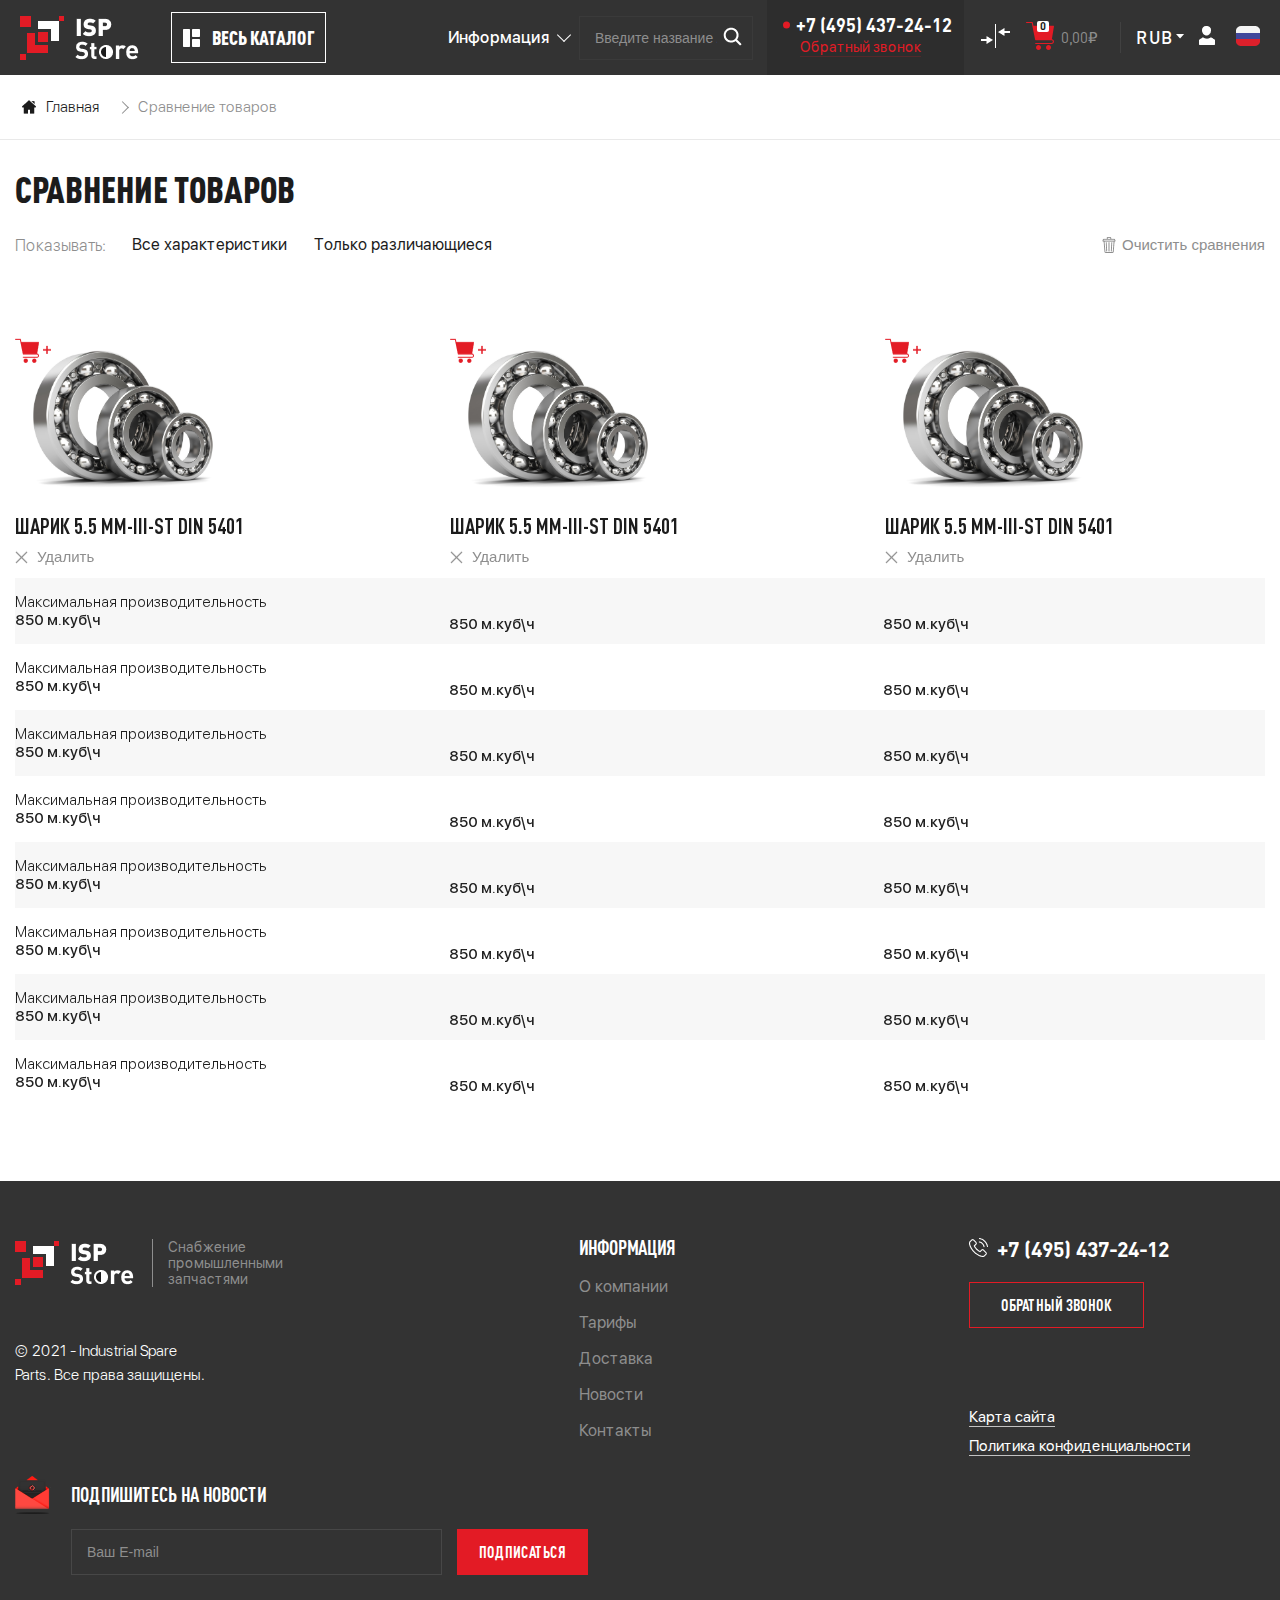
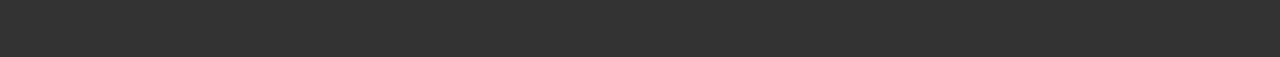
<file: product-comparison.html>
<!DOCTYPE html>
<html lang="en">

<head>
    <meta charset="UTF-8">
    <meta name="viewport"
          content="width=device-width, user-scalable=no, initial-scale=1.0, maximum-scale=1.0, minimum-scale=1.0">
    <meta http-equiv="X-UA-Compatible" content="ie=edge">
    <title></title>
    <link rel="stylesheet" href="style.css">
</head>

<body class="bg-basket">

<header class="header-out">
    <div class="header-main">
        <div class="header-logo">
            <a href="index.html">
                <img src="assets/img/logo-min.png" alt="">
            </a>
        </div>
        <div class="whole-catalog header-rel">
            <div class="whole-catalog-name">
                <div class="whole-catalog-svg">
                    <svg xmlns="http://www.w3.org/2000/svg" width="17" height="18" viewBox="0 0 17 18" fill="none">
                        <path d="M6.41667 0H0.583333C0.261157 0 0 0.447698 0 1V11C0 11.5523 0.261157 12 0.583333 12H6.41667C6.73884 12 7 11.5523 7 11V1C7 0.447698 6.73884 0 6.41667 0Z"
                              fill="white"/>
                        <path d="M16.3333 0H9.66667C9.29846 0 9 0.298466 9 0.666667V7.33333C9 7.70153 9.29846 8 9.66667 8H16.3333C16.7015 8 17 7.70153 17 7.33333V0.666667C17 0.298466 16.7015 0 16.3333 0Z"
                              fill="white"/>
                        <path d="M6.41667 10H0.583333C0.261157 10 0 10.2985 0 10.6667V17.3333C0 17.7015 0.261157 18 0.583333 18H6.41667C6.73884 18 7 17.7015 7 17.3333V10.6667C7 10.2985 6.73884 10 6.41667 10Z"
                              fill="white"/>
                        <path d="M16.3333 10H9.66667C9.29846 10 9 10.2985 9 10.6667V17.3333C9 17.7015 9.29846 18 9.66667 18H16.3333C16.7015 18 17 17.7015 17 17.3333V10.6667C17 10.2985 16.7015 10 16.3333 10Z"
                              fill="white"/>
                    </svg>
                </div>
                <strong>весь Каталог</strong>
            </div>
            <div class="whole-catalog-drop ">
                <ul>
                    <li>
                        <a href="#">
                            <div class="whole-catalog-icon">
                                <svg xmlns="http://www.w3.org/2000/svg" width="19" height="19" viewBox="0 0 19 19"
                                     fill="none">
                                    <path d="M7.63378 8.9424C7.67226 8.81388 7.72334 8.6908 7.78616 8.57489L5.57388 6.36261C4.99426 7.08647 4.61036 7.9733 4.50293 8.94243H7.63378V8.9424Z"
                                          fill="#E31B25"/>
                                    <path d="M11.366 10.0576C11.3275 10.1861 11.2764 10.3092 11.2136 10.4251L13.4259 12.6374C14.0056 11.9135 14.3895 11.0267 14.4969 10.0576H11.366V10.0576Z"
                                          fill="#E31B25"/>
                                    <path d="M17.8014 10.0576V8.94239H19C18.9528 8.1202 18.8017 7.31772 18.5525 6.55026L17.4322 6.9894L17.0252 5.95108L18.1455 5.51191C17.7566 4.66998 17.2422 3.88389 16.6118 3.17677L15.7642 4.02434L14.9757 3.23576L15.8232 2.38819C15.2085 1.8402 14.5342 1.37965 13.8153 1.01315L13.3337 2.11577L12.3117 1.66939L12.7933 0.566685C11.923 0.246391 11.0034 0.0542745 10.0576 0V1.19861H8.94239V0C8.1202 0.0472113 7.31772 0.198325 6.55022 0.447541L6.98936 1.56775L5.95105 1.97477L5.51187 0.854488C4.66998 1.24341 3.88386 1.75782 3.17673 2.38819L4.0243 3.23576L3.23572 4.02434L2.38819 3.17677C1.8402 3.79152 1.37965 4.46582 1.01315 5.18473L2.11577 5.66633L1.66939 6.68832L0.566685 6.20673C0.246391 7.07702 0.0542745 7.99663 0 8.94239H1.19861V10.0576H0C0.0472113 10.8798 0.198325 11.6823 0.447541 12.4497L1.56775 12.0106L1.97477 13.0489L0.854488 13.4881C1.24341 14.3299 1.75782 15.1161 2.38819 15.8232L3.23572 14.9757L4.0243 15.7642L3.17673 16.6118C3.79148 17.1598 4.46578 17.6203 5.1847 17.9869L5.66629 16.8842L6.68829 17.3306L6.20666 18.4333C7.07698 18.7536 7.9966 18.9457 8.94235 19V17.8014H10.0576V19C10.8798 18.9528 11.6822 18.8017 12.4497 18.5525L12.0106 17.4323L13.0489 17.0253L13.488 18.1455C14.3299 17.7566 15.116 17.2422 15.8232 16.6119L14.9756 15.7643L15.7642 14.9757L16.6117 15.8233C17.1597 15.2085 17.6203 14.5342 17.9868 13.8153L16.8842 13.3337L17.3305 12.3117L18.4332 12.7933C18.7535 11.923 18.9457 11.0034 18.9999 10.0577H17.8014V10.0576ZM9.5 15.6432C6.1126 15.6432 3.35676 12.8874 3.35676 9.5C3.35676 6.1126 6.1126 3.35676 9.5 3.35676C12.8874 3.35676 15.6433 6.1126 15.6433 9.5C15.6433 12.8874 12.8874 15.6432 9.5 15.6432Z"
                                          fill="#E31B25"/>
                                    <path d="M11.2136 8.57488C11.2764 8.69079 11.3275 8.81391 11.366 8.94239H14.4969C14.3894 7.97325 14.0055 7.08642 13.4259 6.36256L11.2136 8.57488Z"
                                          fill="#E31B25"/>
                                    <path d="M10.4251 11.2137C10.3092 11.2765 10.1861 11.3276 10.0576 11.3661V14.4969C11.0267 14.3895 11.9136 14.0056 12.6374 13.426L10.4251 11.2137Z"
                                          fill="#E31B25"/>
                                    <path d="M7.78616 10.4252C7.72334 10.3092 7.67226 10.1861 7.63378 10.0576H4.50293C4.61036 11.0268 4.99426 11.9136 5.57388 12.6375L7.78616 10.4252Z"
                                          fill="#E31B25"/>
                                    <path d="M8.94258 11.3661C8.81407 11.3276 8.69098 11.2765 8.57507 11.2137L6.36279 13.426C7.08665 14.0056 7.97348 14.3895 8.94262 14.4969V11.3661H8.94258Z"
                                          fill="#E31B25"/>
                                    <path d="M8.57487 7.7863C8.69078 7.72347 8.8139 7.6724 8.94237 7.63392V4.50307C7.97324 4.6105 7.08641 4.9944 6.36255 5.57402L8.57487 7.7863Z"
                                          fill="#E31B25"/>
                                    <path d="M10.0576 4.50307V7.63392C10.1861 7.6724 10.3092 7.72347 10.4251 7.7863L12.6374 5.57402C11.9136 4.99436 11.0267 4.6105 10.0576 4.50307Z"
                                          fill="#E31B25"/>
                                    <path d="M9.50007 10.3326C9.9599 10.3326 10.3327 9.95983 10.3327 9.5C10.3327 9.04017 9.9599 8.6674 9.50007 8.6674C9.04024 8.6674 8.66748 9.04017 8.66748 9.5C8.66748 9.95983 9.04024 10.3326 9.50007 10.3326Z"
                                          fill="#E31B25"/>
                                </svg>
                            </div>
                            <span>каталог товаров</span>
                        </a>
                        <div class="submenu-head">
                            <div class="submenu-head-block">
                                <div class="submenu-head-info">
                                    <a href="#">Гидравлические системы</a>
                                    <a href="#" class="fonts-ligth">Гидромоторы / Гидронасосы
                                        Гидроцилиндры</a>
                                </div>
                                <div class="submenu-head-info">
                                    <a href="#">Подшипники и части</a>
                                    <a href="#" class="fonts-ligth">Шариковые подшипники</a>
                                    <ul>
                                        <li><a href="#">Шариковые упорные подшипники</a></li>
                                        <li><a href="#">Шариковые радиально-упорные подшипники</a></li>
                                        <li><a href="#">Шариковые радиальные однорядные подшипники</a></li>
                                        <li><a href="#">Шариковые сферические подшипники</a></li>
                                    </ul>
                                    <a href="#" class="fonts-ligth">Роликовые подшипники</a>
                                    <ul>
                                        <li><a href="#">Роликовые игольчатые подшипники</a></li>
                                        <li><a href="#"> Роликовые конические подшипники</a></li>
                                        <li><a href="#">Роликовые сферические подшипники</a></li>
                                        <li><a href="#">Роликовые цилиндрические подшипники</a></li>
                                    </ul>
                                    <a href="#" class="fonts-ligth">Корпусные подшипники</a>
                                    <a href="#" class="fonts-ligth">Шарнирные подшипники</a>
                                    <a href="#" class="fonts-ligth">Ролики опорные</a>
                                </div>
                            </div>
                            <div class="submenu-head-block">
                                <div class="submenu-head-info">
                                    <a href="#">Резина-техническая продукция</a>
                                    <a href="#" class="fonts-ligth">Гидравлические уплотнения</a>
                                    <ul>
                                        <li><a href="#">GUA-RING-02</a></li>
                                        <li><a href="#">PARKER серии AT</a></li>
                                    </ul>
                                    <a href="#" class="fonts-ligth">Уплотнительные кольца круглого сечения</a>
                                    <a href="#" class="fonts-ligth">Манжеты, сальники армированные</a>
                                </div>
                                <div class="submenu-head-info">
                                    <a href="#">Фильтры и части</a>
                                    <a href="#" class="fonts-ligth">Шариковые подшипники</a>
                                    <ul class="href-filter-sub">
                                        <li><a href="#">Воздушно-масляные сепараторы</a></li>
                                        <li><a href="#">Картриджи для гидравлических фильтров</a></li>
                                        <li><a href="#">Масляные фильтры для гидравлических систем</a></li>
                                        <li><a href="#">Воздушные фильтры</a></li>
                                        <li><a href="#">Топливные фильтры</a></li>
                                    </ul>
                                </div>
                            </div>
                        </div>
                    </li>
                    <li>
                        <a href="#">
                            <div class="whole-catalog-icon">
                                <svg xmlns="http://www.w3.org/2000/svg" width="23" height="16" viewBox="0 0 23 16"
                                     fill="none">
                                    <path d="M3 1H0V2H3V1Z" fill="#C1C1C1"/>
                                    <path d="M0 13V15H2V13C1.7045 13.151 1.366 13.2441 1 13.2441C0.634 13.2441 0.2955 13.1514 0 13Z"
                                          fill="#C1C1C1"/>
                                    <path d="M1 12C1.55228 12 2 11.7761 2 11.5C2 11.2239 1.55228 11 1 11C0.447715 11 0 11.2239 0 11.5C0 11.7761 0.447715 12 1 12Z"
                                          fill="#C1C1C1"/>
                                    <path d="M4 0H3.5C3.224 0 3 0.1792 3 0.4V4H4V0Z" fill="#C1C1C1"/>
                                    <path d="M13.4615 0.8H15V0.4C15 0.1792 14.8277 0 14.6154 0H5V4H13.4615V0.8Z"
                                          fill="#C1C1C1"/>
                                    <path d="M23 10H22V12H23V10Z" fill="#C1C1C1"/>
                                    <path d="M21 9H20V13H21V9Z" fill="#C1C1C1"/>
                                    <path d="M17 7V14H18.3335L20 12.9062V8.09375L18.3335 7H17Z" fill="#C1C1C1"/>
                                    <path d="M0 10C0.2955 9.84899 0.634 9.75593 1 9.75593C1.366 9.75593 1.7045 9.84899 2 10V8H0V10Z"
                                          fill="#C1C1C1"/>
                                    <path d="M14.625 5H13.5V15.1538H12.75V5H3.375C3.168 5 3 5.18954 3 5.42308V15.5769C3 15.8105 3.168 16 3.375 16H4.5V6.26923H5.25V16H14.625C14.832 16 15 15.8105 15 15.5769V5.42308C15 5.18996 14.832 5 14.625 5Z"
                                          fill="#C1C1C1"/>
                                    <path d="M15.6667 2H14V4.4375H14.3333C14.8847 4.4375 15.3333 4.98431 15.3333 5.65625V15H15.6667C15.8507 15 16 14.818 16 14.5938V2.40625C16 2.18241 15.8507 2 15.6667 2Z"
                                          fill="#C1C1C1"/>
                                </svg>
                            </div>
                            <span>каталог запасных частей</span>
                        </a>
                        <div class="submenu-head">
                            <div class="submenu-head-block">
                                <div class="submenu-head-info">
                                    <a href="#">Гидравлические системы</a>
                                    <a href="#" class="fonts-ligth">Гидромоторы / Гидронасосы
                                        Гидроцилиндры</a>
                                </div>
                                <div class="submenu-head-info">
                                    <a href="#">Подшипники и части</a>
                                    <a href="#" class="fonts-ligth">Шариковые подшипники</a>
                                    <ul>
                                        <li><a href="#">Шариковые упорные подшипники</a></li>
                                        <li><a href="#">Шариковые радиально-упорные подшипники</a></li>
                                        <li><a href="#">Шариковые радиальные однорядные подшипники</a></li>
                                        <li><a href="#">Шариковые сферические подшипники</a></li>
                                    </ul>
                                    <a href="#" class="fonts-ligth">Роликовые подшипники</a>
                                    <ul>
                                        <li><a href="#">Роликовые игольчатые подшипники</a></li>
                                        <li><a href="#"> Роликовые конические подшипники</a></li>
                                        <li><a href="#">Роликовые сферические подшипники</a></li>
                                        <li><a href="#">Роликовые цилиндрические подшипники</a></li>
                                    </ul>
                                    <a href="#" class="fonts-ligth">Корпусные подшипники</a>
                                    <a href="#" class="fonts-ligth">Шарнирные подшипники</a>
                                    <a href="#" class="fonts-ligth">Ролики опорные</a>
                                </div>
                            </div>
                            <div class="submenu-head-block">
                                <div class="submenu-head-info">
                                    <a href="#">Резина-техническая продукция</a>
                                    <a href="#" class="fonts-ligth">Гидравлические уплотнения</a>
                                    <ul>
                                        <li><a href="#">GUA-RING-02</a></li>
                                        <li><a href="#">PARKER серии AT</a></li>
                                    </ul>
                                    <a href="#" class="fonts-ligth">Уплотнительные кольца круглого сечения</a>
                                    <a href="#" class="fonts-ligth">Манжеты, сальники армированные</a>
                                </div>
                                <div class="submenu-head-info">
                                    <a href="#">Фильтры и части</a>
                                    <a href="#" class="fonts-ligth">Шариковые подшипники</a>
                                    <ul class="href-filter-sub">
                                        <li><a href="#">Воздушно-масляные сепараторы</a></li>
                                        <li><a href="#">Картриджи для гидравлических фильтров</a></li>
                                        <li><a href="#">Масляные фильтры для гидравлических систем</a></li>
                                        <li><a href="#">Воздушные фильтры</a></li>
                                        <li><a href="#">Топливные фильтры</a></li>
                                    </ul>
                                </div>
                            </div>
                        </div>
                    </li>
                    <li>
                        <a href="#">
                            <div class="whole-catalog-icon">
                                <svg xmlns="http://www.w3.org/2000/svg" width="20" height="21" viewBox="0 0 20 21"
                                     fill="none">
                                    <path d="M15.0929 0H3.90717C1.75275 0 0 2.01869 0 4.5C0 6.99332 1.77097 9 3.88387 9H5.63877V5.47421C5.63877 3.89523 6.75409 2.61064 8.12502 2.61064H8.13044C9.49848 2.61402 10.45 3.89861 10.45 5.47421V9H15.0929C17.2473 9 19 6.98131 19 4.5C19 2.01869 17.2473 0 15.0929 0ZM16.1985 3.87249L13.9719 6.43689C13.7546 6.68726 13.4021 6.6873 13.1847 6.43689L12.0715 5.15469C11.8541 4.90432 11.8541 4.49842 12.0715 4.24805C12.2888 3.99768 12.6413 3.99768 12.8587 4.24805L13.5784 5.0769L15.4113 2.96585C15.6287 2.71548 15.9812 2.71548 16.1985 2.96585C16.4159 3.21622 16.4159 3.62217 16.1985 3.87249Z"
                                          fill="#C1C1C1"/>
                                    <path d="M14.8153 21C15.0933 20.1288 16 17.0937 16 15.9754V12.0916C16 11.5682 15.567 11.1424 15.0348 11.1424C14.5028 11.1424 14.0698 11.5682 14.0698 12.0916V13.7476C14.0698 13.8449 13.9884 13.924 13.8882 13.924C13.788 13.924 13.7066 13.8449 13.7066 13.7476V11.1596C13.7066 10.6364 13.2735 10.2107 12.7412 10.2107C12.2091 10.2107 11.7762 10.6364 11.7762 11.1596V13.0047C11.7762 13.102 11.6947 13.1811 11.5945 13.1811C11.4944 13.1811 11.4129 13.102 11.4129 13.0047V10.4169C11.4129 9.89379 10.98 9.46823 10.4478 9.46823C9.91571 9.46823 9.48278 9.89379 9.48278 10.4169V12.2625C9.48278 12.3596 9.40122 12.4388 9.30109 12.4388C9.20085 12.4388 9.11945 12.3596 9.11945 12.2625V6.94889C9.1195 6.42561 8.68641 6 8.15418 6C7.622 6 7.18897 6.42561 7.18897 6.94889V15.1768C7.18897 15.2499 7.14169 15.3163 7.0711 15.342C7.00114 15.3674 6.91932 15.3472 6.87058 15.2928L4.6099 12.7819L4.58337 12.7552C4.4022 12.5887 4.16449 12.4964 3.91429 12.4951H3.90784C3.6476 12.498 3.40697 12.5941 3.23033 12.7661C3.0077 12.9824 2.83323 13.3958 3.26773 14.1376C3.9275 15.2627 4.6486 16.3298 5.28746 17.2751C5.76242 17.9781 6.21112 18.642 6.54563 19.202C6.75947 19.5604 7.20556 20.5014 7.45222 20.9999H14.8153V21Z"
                                          fill="#C1C1C1"/>
                                </svg>
                            </div>
                            <span>подборка оборудования</span>
                        </a>
                        <div class="submenu-head">
                            <div class="submenu-head-block">
                                <div class="submenu-head-info">
                                    <a href="#">Гидравлические системы</a>
                                    <a href="#" class="fonts-ligth">Гидромоторы / Гидронасосы
                                        Гидроцилиндры</a>
                                </div>
                                <div class="submenu-head-info">
                                    <a href="#">Подшипники и части</a>
                                    <a href="#" class="fonts-ligth">Шариковые подшипники</a>
                                    <ul>
                                        <li><a href="#">Шариковые упорные подшипники</a></li>
                                        <li><a href="#">Шариковые радиально-упорные подшипники</a></li>
                                        <li><a href="#">Шариковые радиальные однорядные подшипники</a></li>
                                        <li><a href="#">Шариковые сферические подшипники</a></li>
                                    </ul>
                                    <a href="#" class="fonts-ligth">Роликовые подшипники</a>
                                    <ul>
                                        <li><a href="#">Роликовые игольчатые подшипники</a></li>
                                        <li><a href="#"> Роликовые конические подшипники</a></li>
                                        <li><a href="#">Роликовые сферические подшипники</a></li>
                                        <li><a href="#">Роликовые цилиндрические подшипники</a></li>
                                    </ul>
                                    <a href="#" class="fonts-ligth">Корпусные подшипники</a>
                                    <a href="#" class="fonts-ligth">Шарнирные подшипники</a>
                                    <a href="#" class="fonts-ligth">Ролики опорные</a>
                                </div>
                            </div>
                            <div class="submenu-head-block">
                                <div class="submenu-head-info">
                                    <a href="#">Резина-техническая продукция</a>
                                    <a href="#" class="fonts-ligth">Гидравлические уплотнения</a>
                                    <ul>
                                        <li><a href="#">GUA-RING-02</a></li>
                                        <li><a href="#">PARKER серии AT</a></li>
                                    </ul>
                                    <a href="#" class="fonts-ligth">Уплотнительные кольца круглого сечения</a>
                                    <a href="#" class="fonts-ligth">Манжеты, сальники армированные</a>
                                </div>
                                <div class="submenu-head-info">
                                    <a href="#">Фильтры и части</a>
                                    <a href="#" class="fonts-ligth">Шариковые подшипники</a>
                                    <ul class="href-filter-sub">
                                        <li><a href="#">Воздушно-масляные сепараторы</a></li>
                                        <li><a href="#">Картриджи для гидравлических фильтров</a></li>
                                        <li><a href="#">Масляные фильтры для гидравлических систем</a></li>
                                        <li><a href="#">Воздушные фильтры</a></li>
                                        <li><a href="#">Топливные фильтры</a></li>
                                    </ul>
                                </div>
                            </div>
                        </div>
                    </li>
                    <li>
                        <a href="#">
                            <div class="whole-catalog-icon">
                                <svg xmlns="http://www.w3.org/2000/svg" width="17" height="17" viewBox="0 0 17 17"
                                     fill="none">
                                    <g clip-path="url(#clip0)">
                                        <path d="M9.05537 5.67834L0.484061 14.2497C-0.136405 14.8702 -0.163731 15.881 0.446275 16.5118C1.06946 17.1561 2.0971 17.1627 2.72849 16.5313L11.354 7.90574C10.672 7.13808 9.58343 6.1482 9.05537 5.67834Z"
                                              fill="#C1C1C1"/>
                                        <path d="M14.5744 5.31747C14.4186 5.11052 14.4394 4.82039 14.6226 4.63721L15.0182 4.24156C15.6387 3.62106 15.6661 2.61019 15.056 1.97944C14.4328 1.33513 13.4052 1.32859 12.7739 1.95998L12.3596 2.37425C12.1765 2.5573 11.8864 2.57825 11.6795 2.42256C8.55247 0.0689646 5.0013 -0.606319 3.18738 0.557714C3.09448 0.617313 3.03023 0.715561 3.02339 0.825696C3.01283 0.99533 3.12526 1.14066 3.28261 1.17861C5.3226 1.67025 7.72753 2.88273 9.87408 4.85967C10.4626 5.40168 11.5916 6.53732 12.1371 7.12266C14.1238 9.25456 15.3229 11.6675 15.816 13.7055C15.8415 13.8108 15.9114 13.902 16.0108 13.9451C16.168 14.0134 16.3442 13.9557 16.4327 13.819C17.6047 12.0089 16.9333 8.45131 14.5744 5.31747Z"
                                              fill="#C1C1C1"/>
                                    </g>
                                    <defs>
                                        <clipPath id="clip0">
                                            <rect width="17" height="17" fill="white"/>
                                        </clipPath>
                                    </defs>
                                </svg>
                            </div>
                            <span>добыча полезных ископаемых</span>
                        </a>
                    </li>
                    <li>
                        <a href="#">
                            <div class="whole-catalog-icon">
                                <svg xmlns="http://www.w3.org/2000/svg" width="20" height="20" viewBox="0 0 20 20"
                                     fill="none">
                                    <path d="M15.1975 0.296992C15.0934 0.113281 14.8988 0 14.6877 0H7.6564C7.38746 0 7.15343 0.183125 7.0882 0.444023L4.74445 9.85809C4.70039 10.0332 4.73988 10.2186 4.85089 10.3605C4.96191 10.5029 5.13242 10.5859 5.31265 10.5859H7.98257L4.76394 19.208C4.66093 19.4827 4.77711 19.7911 5.03515 19.9302C5.29437 20.0691 5.61507 19.9947 5.78644 19.7585L15.1614 6.82879C15.2913 6.65082 15.3096 6.41508 15.2101 6.21824C15.11 6.02199 14.908 5.8984 14.6877 5.8984H12.2071L15.19 0.887461C15.2988 0.706094 15.3016 0.480664 15.1975 0.296992Z"
                                          fill="#C1C1C1"/>
                                </svg>
                            </div>
                            <span>энергетика</span>
                        </a>
                    </li>
                    <li>
                        <a href="#">
                            <div class="whole-catalog-icon">
                                <svg xmlns="http://www.w3.org/2000/svg" width="21" height="21" viewBox="0 0 21 21"
                                     fill="none">
                                    <path d="M17.5764 15.9781C17.9545 15.9781 18.2611 15.6715 18.2611 15.2934C18.2611 14.9152 17.9545 14.6086 17.5764 14.6086C17.1982 14.6086 16.8916 14.9152 16.8916 15.2934C16.8916 15.6715 17.1982 15.9781 17.5764 15.9781Z"
                                          fill="#C1C1C1"/>
                                    <path d="M8.90277 15.9781C9.28095 15.9781 9.58753 15.6715 9.58753 15.2934C9.58753 14.9152 9.28095 14.6086 8.90277 14.6086C8.52459 14.6086 8.21802 14.9152 8.21802 15.2934C8.21802 15.6715 8.52459 15.9781 8.90277 15.9781Z"
                                          fill="#C1C1C1"/>
                                    <path d="M17.5762 11.8695H8.90259C8.13137 11.8695 7.42131 12.1289 6.84832 12.5607V8.44572C6.84832 8.13519 6.63922 7.8635 6.33923 7.78393C6.04006 7.70461 5.72359 7.83651 5.56888 8.10603L0.0908306 17.6926C-0.169249 18.149 0.160188 18.7171 0.685516 18.7171H3.42454C4.54517 18.7171 5.53861 18.1736 6.16356 17.3389C6.78852 18.1736 7.78196 18.7171 8.90259 18.7171H17.5762C19.4641 18.7171 20.9999 17.1812 20.9999 15.2933C21 13.4053 19.4641 11.8695 17.5762 11.8695ZM8.90259 17.3475C7.76982 17.3475 6.84832 16.426 6.84832 15.2933C6.84832 14.1605 7.76982 13.239 8.90259 13.239C10.0354 13.239 10.9569 14.1605 10.9569 15.2933C10.9569 16.426 10.0354 17.3475 8.90259 17.3475ZM17.5762 17.3475C16.4434 17.3475 15.5219 16.426 15.5219 15.2933C15.5219 14.1605 16.4434 13.239 17.5762 13.239C18.7089 13.239 19.6304 14.1605 19.6304 15.2933C19.6304 16.426 18.7089 17.3475 17.5762 17.3475Z"
                                          fill="#C1C1C1"/>
                                    <path d="M17.5761 2.2829H13.4676C13.1533 2.2829 12.8795 2.49667 12.8033 2.80158L11.5635 7.76099H10.9568V7.07623C10.9568 6.69798 10.6501 6.39147 10.272 6.39147C9.894 6.39147 9.58729 6.69798 9.58729 7.07623V8.13156C8.76997 8.60607 8.21777 9.48881 8.21777 10.5V10.5547C8.44205 10.5224 8.66944 10.5 8.90253 10.5H17.5761C18.3119 10.5 19.0067 10.6715 19.6304 10.9691V4.33717C19.6304 3.2044 18.7089 2.2829 17.5761 2.2829ZM16.8913 7.07623C16.8913 7.45439 16.5848 7.76099 16.2066 7.76099H12.975L14.0021 3.65245H16.2066C16.5848 3.65245 16.8913 3.95904 16.8913 4.33721V7.07623Z"
                                          fill="#C1C1C1"/>
                                </svg>
                            </div>
                            <span>спецтехника</span>
                        </a>
                    </li>
                    <li>
                        <a href="#">
                            <div class="whole-catalog-icon">
                                <svg xmlns="http://www.w3.org/2000/svg" width="22" height="22" viewBox="0 0 22 22"
                                     fill="none">
                                    <path d="M13 14.5C13 17.5376 10.5376 20 7.5 20C4.46243 20 2 17.5376 2 14.5C2 11.4624 4.46243 9 7.5 9C10.5376 9 13 11.4624 13 14.5Z"
                                          fill="#C1C1C1"/>
                                    <path d="M12.874 4.00256C12.8499 4.1932 12.8333 4.38614 12.8333 4.58333C12.8333 4.78053 12.8499 4.97349 12.874 5.16411L13.891 5.58127C13.9696 5.85939 14.0786 6.12434 14.217 6.37138L13.7938 7.38372C14.0322 7.69163 14.3082 7.96763 14.6161 8.20603L15.6285 7.78294C15.8755 7.9213 16.1405 8.03026 16.4186 8.1089L16.8358 9.12588C17.0265 9.15005 17.2194 9.16667 17.4166 9.16667C17.6138 9.16667 17.8067 9.15005 17.9974 9.12588L18.4145 8.1089C18.6927 8.03032 18.9576 7.92136 19.2047 7.78297L20.217 8.20608C20.5249 7.96768 20.8009 7.69169 21.0393 7.38377L20.6162 6.37141C20.7546 6.12436 20.8635 5.85942 20.9421 5.58129L21.9591 5.16411C21.9833 4.97347 21.9999 4.78053 21.9999 4.58333C21.9999 4.38614 21.9833 4.1932 21.9591 4.00256L20.9421 3.58537C20.8636 3.30725 20.7546 3.0423 20.6162 2.79526L21.0393 1.78292C20.801 1.47501 20.5249 1.19901 20.217 0.960639L19.2047 1.38373C18.9576 1.24534 18.6927 1.13638 18.4145 1.05777L17.9974 0.0407871C17.8067 0.0166146 17.6138 0 17.4166 0C17.2194 0 17.0265 0.0166146 16.8358 0.0407871L16.4186 1.05777C16.1405 1.13635 15.8756 1.24534 15.6285 1.3837L14.6162 0.960584C14.3083 1.19895 14.0323 1.47495 13.7939 1.78287L14.217 2.79526C14.0786 3.0423 13.9696 3.30725 13.891 3.58537L12.874 4.00256ZM17.4166 2.75C18.4291 2.75 19.2499 3.5708 19.2499 4.58333C19.2499 5.59584 18.4291 6.41667 17.4166 6.41667C16.404 6.41667 15.5833 5.59584 15.5833 4.58333C15.5833 3.5708 16.404 2.75 17.4166 2.75Z"
                                          fill="#C1C1C1"/>
                                    <path d="M6.60399 7.37016L6.32133 8.58121C5.92078 8.6474 5.53407 8.7516 5.16346 8.89094L4.31725 7.98749C3.87065 8.18952 3.44916 8.43501 3.05566 8.7185L3.41347 9.89522C3.1028 10.1507 2.81754 10.4359 2.56201 10.7466L1.38532 10.3888C1.10176 10.7823 0.856263 11.2038 0.654211 11.6504L1.55764 12.4967C1.41827 12.8673 1.31406 13.2541 1.24786 13.6546L0.0368172 13.9373C0.0131228 14.1773 0 14.4204 0 14.6667C0 14.9129 0.0131228 15.156 0.0368211 15.396L1.24786 15.6787C1.31406 16.0792 1.41826 16.4659 1.5576 16.8366L0.654145 17.6828C0.856174 18.1294 1.10166 18.5508 1.38515 18.9444L2.56187 18.5866C2.81742 18.8972 3.10261 19.1824 3.41328 19.438L3.05547 20.6147C3.44897 20.8983 3.87049 21.1437 4.31709 21.3458L5.16335 20.4424C5.53398 20.5817 5.92072 20.6859 6.32129 20.7521L6.60398 21.9632C6.84398 21.9869 7.08709 22 7.33333 22C7.57956 22 7.82269 21.9869 8.06267 21.9632L8.34534 20.7521C8.74588 20.6859 9.1326 20.5818 9.50321 20.4424L10.3494 21.3459C10.796 21.1438 11.2175 20.8983 11.611 20.6148L11.2532 19.4381C11.5639 19.1826 11.8491 18.8974 12.1047 18.5867L13.2814 18.9445C13.5649 18.551 13.8104 18.1295 14.0125 17.6829L13.1091 16.8366C13.2484 16.466 13.3526 16.0793 13.4188 15.6787L14.6299 15.396C14.6535 15.156 14.6667 14.9129 14.6667 14.6667C14.6667 14.4205 14.6535 14.1773 14.6298 13.9373L13.4188 13.6547C13.3526 13.2541 13.2484 12.8674 13.1091 12.4968L14.0125 11.6506C13.8105 11.204 13.565 10.7825 13.2815 10.389L12.1048 10.7468C11.8492 10.4361 11.5641 10.1509 11.2534 9.89536L11.6112 8.71864C11.2177 8.4351 10.7962 8.18958 10.3496 7.98755L9.50332 8.89098C9.13269 8.75162 8.74595 8.6474 8.34538 8.5812L8.06269 7.37016C7.82269 7.34647 7.57958 7.33334 7.33333 7.33334C7.08711 7.33334 6.84398 7.34647 6.60399 7.37016ZM11.5789 14.6667C11.5789 17.0115 9.67812 18.9123 7.33333 18.9123C4.98855 18.9123 3.08772 17.0115 3.08772 14.6667C3.08772 12.3219 4.98855 10.4211 7.33333 10.4211C9.67812 10.4211 11.5789 12.3219 11.5789 14.6667Z"
                                          fill="#C1C1C1"/>
                                    <path d="M12.4587 2.50378L13.3169 1.93132L13.6984 2.50325L12.8403 3.07571L12.4587 2.50378Z"
                                          fill="#C1C1C1"/>
                                    <path d="M11.0298 3.45938L11.8877 2.88711L12.2692 3.45904L11.4113 4.03131L11.0298 3.45938Z"
                                          fill="#C1C1C1"/>
                                    <path d="M9.60034 4.41321L10.4582 3.84094L10.8398 4.41286L9.98186 4.98514L9.60034 4.41321Z"
                                          fill="#C1C1C1"/>
                                    <path d="M6.74072 6.32077L7.59862 5.7485L7.98013 6.32043L7.12224 6.8927L6.74072 6.32077Z"
                                          fill="#C1C1C1"/>
                                    <path d="M5.31128 7.27466L6.16917 6.70238L6.55069 7.27431L5.69279 7.84659L5.31128 7.27466Z"
                                          fill="#C1C1C1"/>
                                    <path d="M8.17041 5.36694L9.0283 4.79467L9.40982 5.3666L8.55193 5.93887L8.17041 5.36694Z"
                                          fill="#C1C1C1"/>
                                    <path d="M15.9116 13.7304L16.4428 12.8465L17.0321 13.2006L16.5009 14.0846L15.9116 13.7304Z"
                                          fill="#C1C1C1"/>
                                    <path d="M16.7971 12.2565L17.3283 11.3725L17.9176 11.7267L17.3864 12.6106L16.7971 12.2565Z"
                                          fill="#C1C1C1"/>
                                    <path d="M14.1416 16.6783L14.6728 15.7943L15.2621 16.1484L14.7309 17.0324L14.1416 16.6783Z"
                                          fill="#C1C1C1"/>
                                    <path d="M15.0264 15.2044L15.5577 14.3202L16.147 14.6743L15.6157 15.5586L15.0264 15.2044Z"
                                          fill="#C1C1C1"/>
                                    <path d="M18.5671 9.30853L19.0983 8.42461L19.6876 8.77873L19.1564 9.66265L18.5671 9.30853Z"
                                          fill="#C1C1C1"/>
                                    <path d="M17.6819 10.7827L18.2131 9.89873L18.8023 10.2528L18.2712 11.1368L17.6819 10.7827Z"
                                          fill="#C1C1C1"/>
                                </svg>
                            </div>
                            <span>машиностроение</span>
                        </a>
                    </li>
                </ul>
            </div>
        </div>
        <div class="header-menu">
            <div class="open-menu">
                <span></span>
                <span></span>
                <span></span>
                <span></span>
            </div>
            <div class="for-mobile-bg"></div>
            <div class="menu-cnt mobile-bg-1">
                <div class="sidenav">
                    <div class="clic-res-min">
                        <div class="clic-res d_none">
                            <p>Информация</p>
                        </div>
                        <ul class="open-res">
                            <li><a href="#">О нас</a></li>
                            <li><a href="#">Тарифы</a></li>
                            <li><a href="#">Доставка</a></li>
                            <li><a href="#">Новости</a></li>
                            <li><a href="#">Контакты</a></li>
                        </ul>
                    </div>

                    <div class="header-block-flex">
                        <div class="header-form">
                            <form>
                                <div class="header-form-info">
                                    <label>
                                        <input type="text" placeholder="Введите название / парт номер / модель ..." class="click-ops-sub-men">
                                        <button><img src="assets/img/search-icon.png" alt=""></button>
                                    </label>
                                </div>
                            </form>
                            <div class="header-form-info-open d_none">
                                <div class="header-form-info-scrall">
                                    <div class="header-form-info-yntrac">
                                        <strong><span>Гидро</span>моторы / Гидронасосы</strong>
                                        <p>Категория</p>
                                    </div>
                                    <div class="header-form-info-yntrac">
                                        <strong><span>Гидро</span>цилиндры</strong>
                                        <p>Категория</p>
                                    </div>
                                    <div class="header-form-info-yntrac">
                                        <strong><span>Гидро</span>цилиндр ЦБХ 211А New version</strong>
                                        <p>Единичный товар</p>
                                    </div>
                                    <div class="header-form-info-yntrac">
                                        <strong><span>Гидро</span>цилиндр ЦБХ 211А New</strong>
                                        <p>Сборный товар</p>
                                    </div>
                                    <div class="header-form-info-yntrac">
                                        <strong><span>Гидро</span>цилиндр ЦБХ 211А New</strong>
                                        <p>Сборный товар</p>
                                    </div>
                                    <div class="header-form-info-yntrac">
                                        <strong><span>Гидро</span>цилиндр ЦБХ 211А New version</strong>
                                        <p>Единичный товар</p>
                                    </div>
                                    <div class="header-form-info-yntrac">
                                        <strong><span>Гидро</span>цилиндр ЦБХ 211А New</strong>
                                        <p>Сборный товар</p>
                                    </div>
                                    <div class="header-form-info-yntrac">
                                        <strong><span>Гидро</span>цилиндр ЦБХ 211А New</strong>
                                        <p>Сборный товар</p>
                                    </div>
                                </div>
                            </div>
                        </div>
                        <div class="header-phone">
                            <a href="tel: +7 (495) 437-24-12" class="header-phone-number">+7 (495) 437-24-12</a>
                            <a href="#" class="back-call-lin">Обратный звонок</a>
                        </div>
                    </div>
                    <div class="header-from-danni">
                        <div class="cravnenia-tavar-marg">
                            <a href="#" class="cravnenia-tavar">
                                <img src="assets/img/srevs4.png" alt="">
                            </a>
                        </div>
                        <div class="block-revise">
                            <a href="#">
                                <span>0</span>
                                <img src="assets/img/noun_cart_3721.svg" alt="">
                            </a>
                            <p>0,00₽</p>
                        </div>
                        <div class="header-leng">
                            <strong>RUB</strong>
                            <div class="header-leng-droup d_none">
                                <ul>
                                    <li><a href="#">USD</a></li>
                                </ul>
                            </div>
                        </div>
                        <div class="href-user">
                            <a href="#">
                                <img src="assets/img/user-icon.png" alt="">
                            </a>
                        </div>
                        <div class="header-flag">
                            <a href="javascript:;" class="header-flag-main">
                                <img src="assets/img/flag.png" alt="">
                            </a>
                            <div class="header-flag-droup d_none">
                                <ul>
                                    <li><img src="assets/img/flag-brit.png" alt=""></li>
                                </ul>
                            </div>
                        </div>
                    </div>
                </div>
            </div>
        </div>


    </div>
</header>

<section>
    <div class="menu-pages">
        <ul>
            <li><a href="#"><img src="assets/img/home21.png" alt=""> Главная</a></li>
            <li>Сравнение товаров</li>
        </ul>
    </div>
</section>

<section>
    <div class="container">
        <div class="seasonal-digest-block">
            <h2 class="title-information">сравнение товаров</h2>
        </div>
        <div class="product-comparison-main">
            <div class="product-comparison-silk">
                <div class="product-comparison-show">
                    <p>Показывать:</p>
                    <a href="#">Все характеристики</a>
                    <a href="#">Только различающиеся</a>
                </div>
                <div class="product-comparison-del">
                    <button><img src="assets/img/delete-1.png" alt=""> Очистить сравнения</button>
                </div>
            </div>
            <div class="product-comparison-scroll top-scrollbars">
                <div class="product-comparison-flex">
                    <div class="product-comparison-box">
                        <div class="product-comparison-bas">
                            <a href="#" class="product-comparison-basket">
                                <img src="assets/img/basket-plus8.png" alt="">
                            </a>
                            <img src="assets/img/830ec1.png" alt="">
                        </div>
                        <div class="product-end-but">
                            <a href="#">Шарик 5.5 мм-III-ST DIN 5401</a>
                            <button><img src="assets/img/Vector3513.png" alt=""> Удалить</button>
                        </div>
                    </div>
                    <div class="product-comparison-box">
                        <div class="product-comparison-bas">
                            <a href="#" class="product-comparison-basket">
                                <img src="assets/img/basket-plus8.png" alt="">
                            </a>
                            <img src="assets/img/830ec1.png" alt="">
                        </div>
                        <div class="product-end-but">
                            <a href="#">Шарик 5.5 мм-III-ST DIN 5401</a>
                            <button><img src="assets/img/Vector3513.png" alt=""> Удалить</button>
                        </div>

                    </div>
                    <div class="product-comparison-box">
                        <div class="product-comparison-bas">
                            <a href="#" class="product-comparison-basket">
                                <img src="assets/img/basket-plus8.png" alt="">
                            </a>
                            <img src="assets/img/830ec1.png" alt="">
                        </div>
                        <div class="product-end-but">
                            <a href="#">Шарик 5.5 мм-III-ST DIN 5401</a>
                            <button><img src="assets/img/Vector3513.png" alt=""> Удалить</button>
                        </div>
                    </div>
                    <div class="product-comparison-box">
                        <div class="product-comparison-bas">
                            <a href="#" class="product-comparison-basket">
                                <img src="assets/img/basket-plus8.png" alt="">
                            </a>
                            <img src="assets/img/830ec1.png" alt="">
                        </div>
                        <div class="product-end-but">
                            <a href="#">Шарик 5.5 мм-III-ST DIN 5401</a>
                            <button><img src="assets/img/Vector3513.png" alt=""> Удалить</button>
                        </div>

                    </div>
                    <div class="product-comparison-box">
                        <div class="product-comparison-bas">
                            <a href="#" class="product-comparison-basket">
                                <img src="assets/img/basket-plus8.png" alt="">
                            </a>
                            <img src="assets/img/830ec1.png" alt="">
                        </div>
                        <div class="product-end-but">
                            <a href="#">Шарик 5.5 мм-III-ST DIN 5401</a>
                            <button><img src="assets/img/Vector3513.png" alt=""> Удалить</button>
                        </div>
                    </div>
                    <div class="product-comparison-box">
                        <div class="product-comparison-bas">
                            <a href="#" class="product-comparison-basket">
                                <img src="assets/img/basket-plus8.png" alt="">
                            </a>
                            <img src="assets/img/830ec1.png" alt="">
                        </div>
                        <div class="product-end-but">
                            <a href="#">Шарик 5.5 мм-III-ST DIN 5401</a>
                            <button><img src="assets/img/Vector3513.png" alt=""> Удалить</button>
                        </div>

                    </div>
                    <div class="product-comparison-box">
                        <div class="product-comparison-bas">
                            <a href="#" class="product-comparison-basket">
                                <img src="assets/img/basket-plus8.png" alt="">
                            </a>
                            <img src="assets/img/830ec1.png" alt="">
                        </div>
                        <div class="product-end-but">
                            <a href="#">Шарик 5.5 мм-III-ST DIN 5401</a>
                            <button><img src="assets/img/Vector3513.png" alt=""> Удалить</button>
                        </div>
                    </div>
                    <div class="product-comparison-box">
                        <div class="product-comparison-bas">
                            <a href="#" class="product-comparison-basket">
                                <img src="assets/img/basket-plus8.png" alt="">
                            </a>
                            <img src="assets/img/830ec1.png" alt="">
                        </div>
                        <div class="product-end-but">
                            <a href="#">Шарик 5.5 мм-III-ST DIN 5401</a>
                            <button><img src="assets/img/Vector3513.png" alt=""> Удалить</button>
                        </div>

                    </div>
                    <div class="product-comparison-box">
                        <div class="product-comparison-bas">
                            <a href="#" class="product-comparison-basket">
                                <img src="assets/img/basket-plus8.png" alt="">
                            </a>
                            <img src="assets/img/830ec1.png" alt="">
                        </div>
                        <div class="product-end-but">
                            <a href="#">Шарик 5.5 мм-III-ST DIN 5401</a>
                            <button><img src="assets/img/Vector3513.png" alt=""> Удалить</button>
                        </div>
                    </div>
                    <div class="product-comparison-box">
                        <div class="product-comparison-bas">
                            <a href="#" class="product-comparison-basket">
                                <img src="assets/img/basket-plus8.png" alt="">
                            </a>
                            <img src="assets/img/830ec1.png" alt="">
                        </div>
                        <div class="product-end-but">
                            <a href="#">Шарик 5.5 мм-III-ST DIN 5401</a>
                            <button><img src="assets/img/Vector3513.png" alt=""> Удалить</button>
                        </div>

                    </div>
                </div>
                <div class="maximum-productivity-main">
                    <div class="maximum-prod-characteristics">
                        <div class="maximum-productivity-teb">
                            <ul>
                                <li>
                                    <p>Максимальная производительность</p>
                                    <strong>850 м.куб\ч</strong>
                                </li>
                                <li><strong>850 м.куб\ч</strong></li>
                                <li><strong>850 м.куб\ч</strong></li>
                                <li><strong>850 м.куб\ч</strong></li>
                                <li><strong>850 м.куб\ч</strong></li>
                                <li><strong>850 м.куб\ч</strong></li>
                                <li><strong>850 м.куб\ч</strong></li>
                                <li><strong>850 м.куб\ч</strong></li>
                                <li><strong>850 м.куб\ч</strong></li>
                                <li><strong>850 м.куб\ч</strong></li>
                            </ul>
                            <ul>
                                <li>
                                    <p>Максимальная производительность</p>
                                    <strong>850 м.куб\ч</strong>
                                </li>
                                <li><strong>850 м.куб\ч</strong></li>
                                <li><strong>850 м.куб\ч</strong></li>
                                <li><strong>850 м.куб\ч</strong></li>
                                <li><strong>850 м.куб\ч</strong></li>
                                <li><strong>850 м.куб\ч</strong></li>
                                <li><strong>850 м.куб\ч</strong></li>
                                <li><strong>850 м.куб\ч</strong></li>
                                <li><strong>850 м.куб\ч</strong></li>
                                <li><strong>850 м.куб\ч</strong></li>
                            </ul>
                            <ul>
                                <li>
                                    <p>Максимальная производительность</p>
                                    <strong>850 м.куб\ч</strong>
                                </li>
                                <li><strong>850 м.куб\ч</strong></li>
                                <li><strong>850 м.куб\ч</strong></li>
                                <li><strong>850 м.куб\ч</strong></li>
                                <li><strong>850 м.куб\ч</strong></li>
                                <li><strong>850 м.куб\ч</strong></li>
                                <li><strong>850 м.куб\ч</strong></li>
                                <li><strong>850 м.куб\ч</strong></li>
                                <li><strong>850 м.куб\ч</strong></li>
                                <li><strong>850 м.куб\ч</strong></li>
                            </ul>
                            <ul>
                                <li>
                                    <p>Максимальная производительность</p>
                                    <strong>850 м.куб\ч</strong>
                                </li>
                                <li><strong>850 м.куб\ч</strong></li>
                                <li><strong>850 м.куб\ч</strong></li>
                                <li><strong>850 м.куб\ч</strong></li>
                                <li><strong>850 м.куб\ч</strong></li>
                                <li><strong>850 м.куб\ч</strong></li>
                                <li><strong>850 м.куб\ч</strong></li>
                                <li><strong>850 м.куб\ч</strong></li>
                                <li><strong>850 м.куб\ч</strong></li>
                                <li><strong>850 м.куб\ч</strong></li>
                            </ul>
                            <ul>
                                <li>
                                    <p>Максимальная производительность</p>
                                    <strong>850 м.куб\ч</strong>
                                </li>
                                <li><strong>850 м.куб\ч</strong></li>
                                <li><strong>850 м.куб\ч</strong></li>
                                <li><strong>850 м.куб\ч</strong></li>
                                <li><strong>850 м.куб\ч</strong></li>
                                <li><strong>850 м.куб\ч</strong></li>
                                <li><strong>850 м.куб\ч</strong></li>
                                <li><strong>850 м.куб\ч</strong></li>
                                <li><strong>850 м.куб\ч</strong></li>
                                <li><strong>850 м.куб\ч</strong></li>
                            </ul>
                            <ul>
                                <li>
                                    <p>Максимальная производительность</p>
                                    <strong>850 м.куб\ч</strong>
                                </li>
                                <li><strong>850 м.куб\ч</strong></li>
                                <li><strong>850 м.куб\ч</strong></li>
                                <li><strong>850 м.куб\ч</strong></li>
                                <li><strong>850 м.куб\ч</strong></li>
                                <li><strong>850 м.куб\ч</strong></li>
                                <li><strong>850 м.куб\ч</strong></li>
                                <li><strong>850 м.куб\ч</strong></li>
                                <li><strong>850 м.куб\ч</strong></li>
                                <li><strong>850 м.куб\ч</strong></li>
                            </ul>
                            <ul>
                                <li>
                                    <p>Максимальная производительность</p>
                                    <strong>850 м.куб\ч</strong>
                                </li>
                                <li><strong>850 м.куб\ч</strong></li>
                                <li><strong>850 м.куб\ч</strong></li>
                                <li><strong>850 м.куб\ч</strong></li>
                                <li><strong>850 м.куб\ч</strong></li>
                                <li><strong>850 м.куб\ч</strong></li>
                                <li><strong>850 м.куб\ч</strong></li>
                                <li><strong>850 м.куб\ч</strong></li>
                                <li><strong>850 м.куб\ч</strong></li>
                                <li><strong>850 м.куб\ч</strong></li>
                            </ul>
                            <ul>
                                <li>
                                    <p>Максимальная производительность</p>
                                    <strong>850 м.куб\ч</strong>
                                </li>
                                <li><strong>850 м.куб\ч</strong></li>
                                <li><strong>850 м.куб\ч</strong></li>
                                <li><strong>850 м.куб\ч</strong></li>
                                <li><strong>850 м.куб\ч</strong></li>
                                <li><strong>850 м.куб\ч</strong></li>
                                <li><strong>850 м.куб\ч</strong></li>
                                <li><strong>850 м.куб\ч</strong></li>
                                <li><strong>850 м.куб\ч</strong></li>
                                <li><strong>850 м.куб\ч</strong></li>
                            </ul>
                        </div>
                    </div>

                </div>
            </div>
        </div>
    </div>
</section>

<footer>
    <div class="container">
        <div class="footer-main">
            <div class="footer-logo">
                <div class="header-logo">
                    <a href="index.html">
                        <img src="assets/img/logo-min.png" alt="">
                    </a>
                    <p>
                        Снабжение
                        промышленными
                        запчастями
                    </p>
                </div>
                <p>© 2021 - Industrial Spare Parts.
                    Все права защищены.</p>
            </div>
            <div class="footer-href">
                <strong>информация</strong>
                <ul>
                    <li><a href="#">О компании</a></li>
                    <li><a href="#">Тарифы</a></li>
                    <li><a href="#">Доставка</a></li>
                    <li><a href="#">Новости</a></li>
                    <li><a href="#">Контакты</a></li>
                </ul>
            </div>
            <div class="footer-block">
                <div class="back-phone">
                    <a href="tel: +7 (495) 437-24-12"><img src="assets/img/phone-call1.png" alt=""> +7 (495)
                        437-24-12</a>
                </div>
                <div class="back-call">
                    <a href="#">обратный звонок</a>
                </div>
                <div class="privacy-policy">
                    <a href="#">Карта сайта</a>
                    <a href="#">Политика конфиденциальности</a>
                </div>
            </div>
            <div class="subscribe-to-news-main">
                <div class="subscribe-to-news">
                    <img src="assets/img/mail-1.png" alt="">
                    <strong>подпишитесь на новости</strong>
                </div>
                <div class="subscribe-to-form">
                    <form>
                        <div class="subscribe-to-inp">
                            <label>
                                <input type="text" placeholder="Ваш E-mail">
                            </label>
                            <button class="btn">подписаться</button>
                        </div>
                    </form>
                </div>
            </div>
        </div>
    </div>
</footer>

<script src="assets/js/jquery-3.2.1.min.js"></script>
<script src="assets/js/jquery.formstyler.min.js"></script>
<script src="assets/js/jquery.mask.js"></script>
<script src="assets/slick/slick.min.js"></script>
<script src="assets/js/script.js"></script>
<script>
    $(document).ready(function () {
        $('select').styler();
    })
</script>

</body>
</html>
</file>
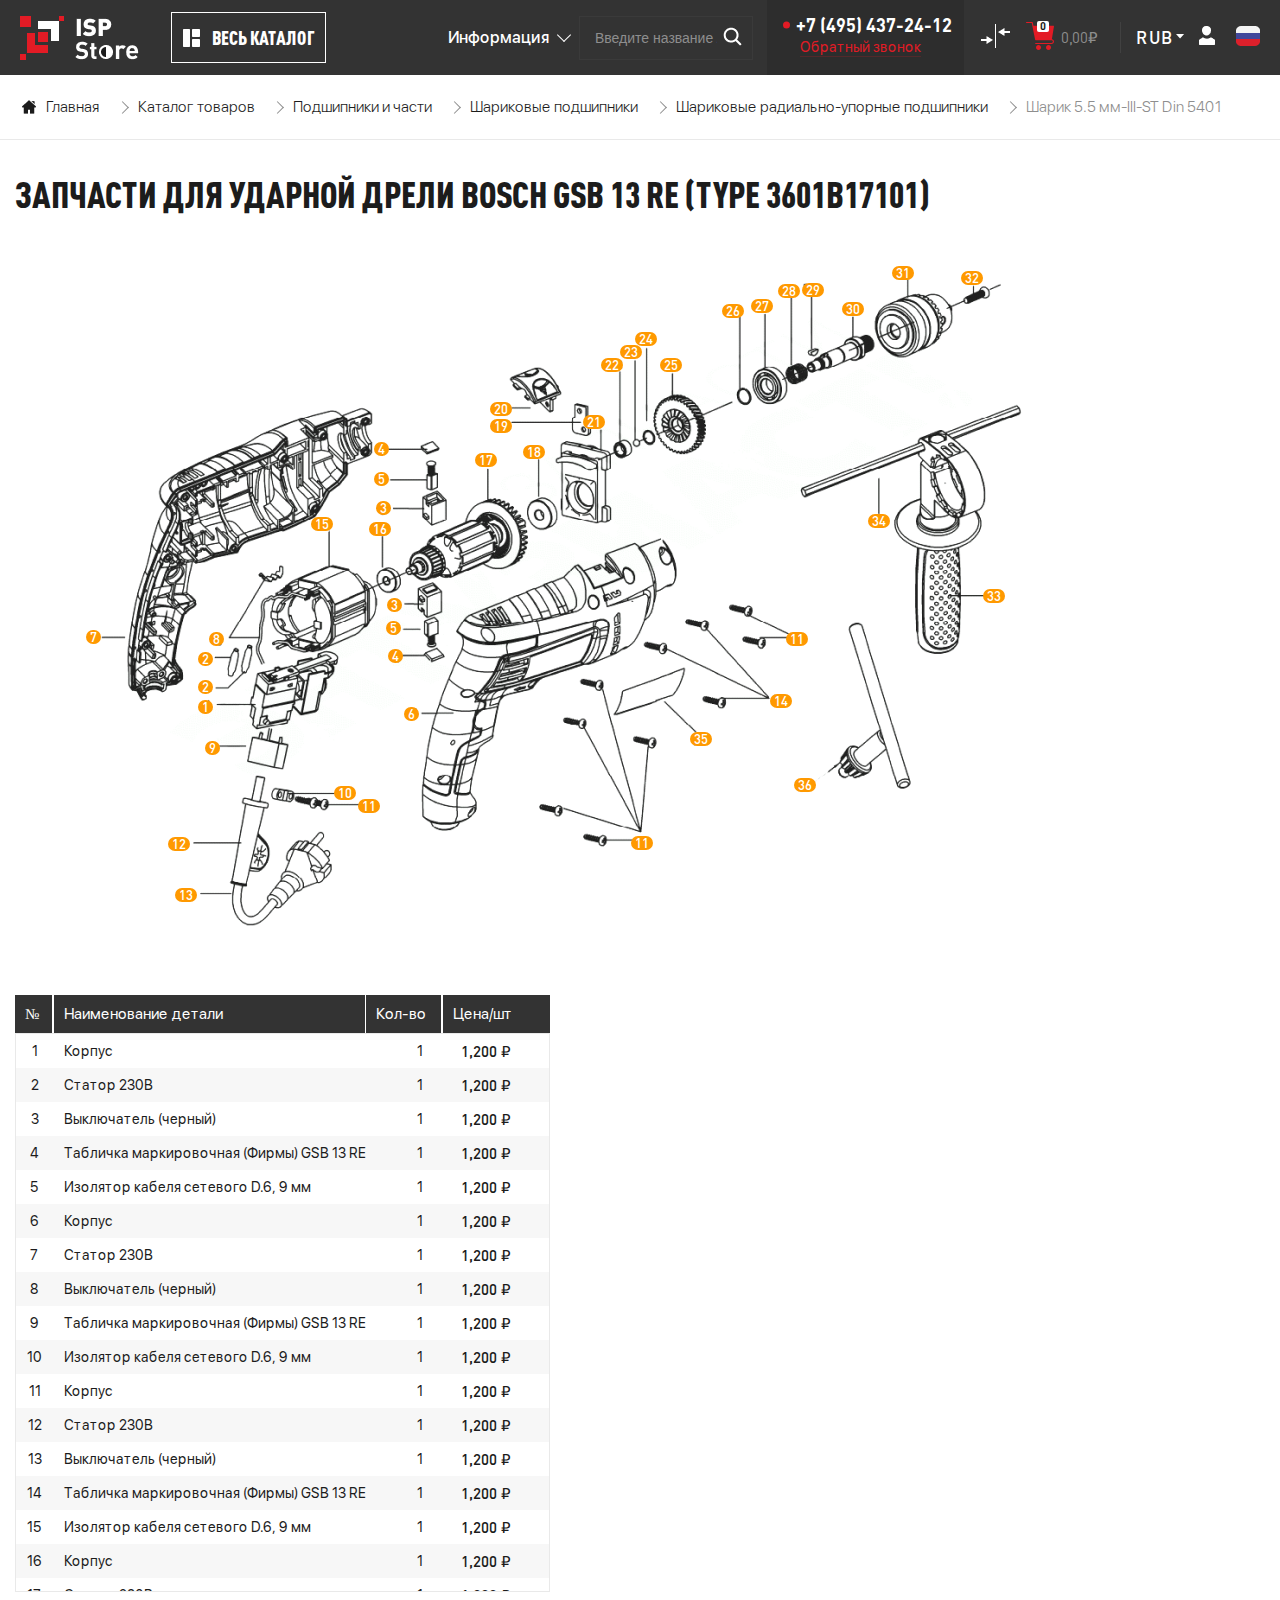
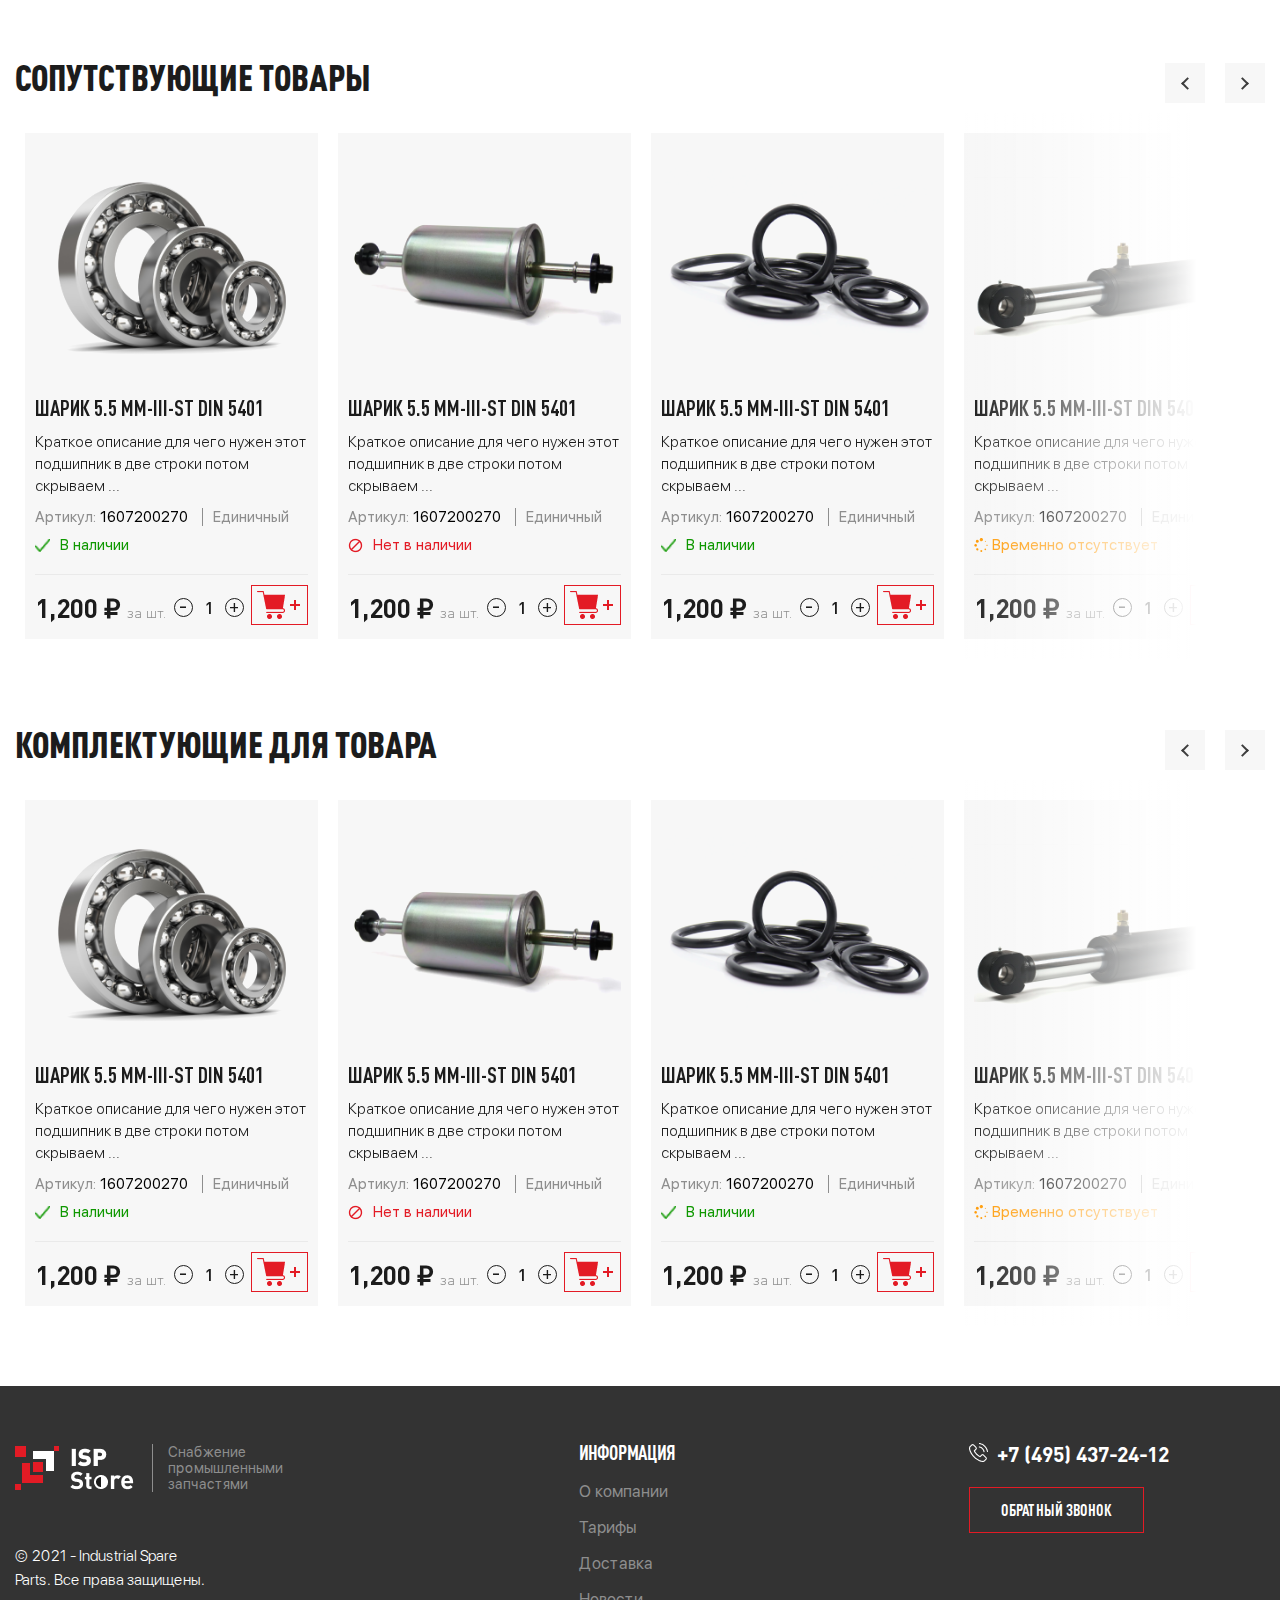
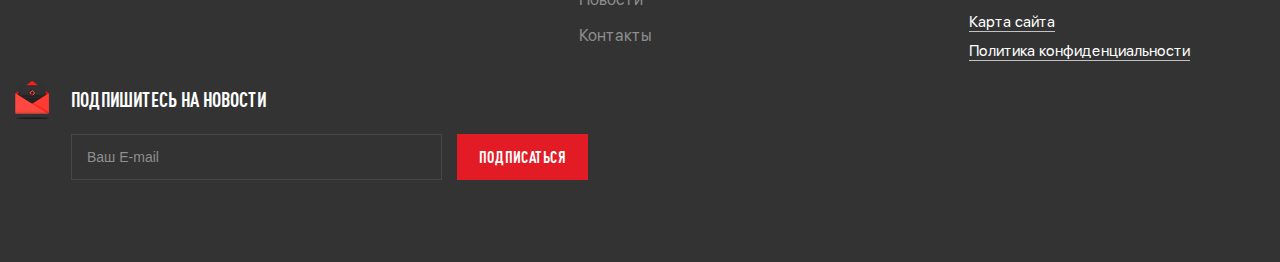
<file: spare-parts.html>
<!DOCTYPE html>
<html lang="en">

<head>
    <meta charset="UTF-8">
    <meta name="viewport"
          content="width=device-width, user-scalable=no, initial-scale=1.0, maximum-scale=1.0, minimum-scale=1.0">
    <meta http-equiv="X-UA-Compatible" content="ie=edge">
    <title></title>
    <link rel="stylesheet" href="style.css">
</head>

<body class="bg-basket">

<header class="header-out">
    <div class="header-main">
        <div class="header-logo">
            <a href="index.html">
                <img src="assets/img/logo-min.png" alt="">
            </a>
        </div>
        <div class="whole-catalog header-rel">
            <div class="whole-catalog-name">
                <div class="whole-catalog-svg">
                    <svg xmlns="http://www.w3.org/2000/svg" width="17" height="18" viewBox="0 0 17 18" fill="none">
                        <path d="M6.41667 0H0.583333C0.261157 0 0 0.447698 0 1V11C0 11.5523 0.261157 12 0.583333 12H6.41667C6.73884 12 7 11.5523 7 11V1C7 0.447698 6.73884 0 6.41667 0Z"
                              fill="white"/>
                        <path d="M16.3333 0H9.66667C9.29846 0 9 0.298466 9 0.666667V7.33333C9 7.70153 9.29846 8 9.66667 8H16.3333C16.7015 8 17 7.70153 17 7.33333V0.666667C17 0.298466 16.7015 0 16.3333 0Z"
                              fill="white"/>
                        <path d="M6.41667 10H0.583333C0.261157 10 0 10.2985 0 10.6667V17.3333C0 17.7015 0.261157 18 0.583333 18H6.41667C6.73884 18 7 17.7015 7 17.3333V10.6667C7 10.2985 6.73884 10 6.41667 10Z"
                              fill="white"/>
                        <path d="M16.3333 10H9.66667C9.29846 10 9 10.2985 9 10.6667V17.3333C9 17.7015 9.29846 18 9.66667 18H16.3333C16.7015 18 17 17.7015 17 17.3333V10.6667C17 10.2985 16.7015 10 16.3333 10Z"
                              fill="white"/>
                    </svg>
                </div>
                <strong>весь Каталог</strong>
            </div>
            <div class="whole-catalog-drop ">
                <ul>
                    <li>
                        <a href="#">
                            <div class="whole-catalog-icon">
                                <svg xmlns="http://www.w3.org/2000/svg" width="19" height="19" viewBox="0 0 19 19"
                                     fill="none">
                                    <path d="M7.63378 8.9424C7.67226 8.81388 7.72334 8.6908 7.78616 8.57489L5.57388 6.36261C4.99426 7.08647 4.61036 7.9733 4.50293 8.94243H7.63378V8.9424Z"
                                          fill="#E31B25"/>
                                    <path d="M11.366 10.0576C11.3275 10.1861 11.2764 10.3092 11.2136 10.4251L13.4259 12.6374C14.0056 11.9135 14.3895 11.0267 14.4969 10.0576H11.366V10.0576Z"
                                          fill="#E31B25"/>
                                    <path d="M17.8014 10.0576V8.94239H19C18.9528 8.1202 18.8017 7.31772 18.5525 6.55026L17.4322 6.9894L17.0252 5.95108L18.1455 5.51191C17.7566 4.66998 17.2422 3.88389 16.6118 3.17677L15.7642 4.02434L14.9757 3.23576L15.8232 2.38819C15.2085 1.8402 14.5342 1.37965 13.8153 1.01315L13.3337 2.11577L12.3117 1.66939L12.7933 0.566685C11.923 0.246391 11.0034 0.0542745 10.0576 0V1.19861H8.94239V0C8.1202 0.0472113 7.31772 0.198325 6.55022 0.447541L6.98936 1.56775L5.95105 1.97477L5.51187 0.854488C4.66998 1.24341 3.88386 1.75782 3.17673 2.38819L4.0243 3.23576L3.23572 4.02434L2.38819 3.17677C1.8402 3.79152 1.37965 4.46582 1.01315 5.18473L2.11577 5.66633L1.66939 6.68832L0.566685 6.20673C0.246391 7.07702 0.0542745 7.99663 0 8.94239H1.19861V10.0576H0C0.0472113 10.8798 0.198325 11.6823 0.447541 12.4497L1.56775 12.0106L1.97477 13.0489L0.854488 13.4881C1.24341 14.3299 1.75782 15.1161 2.38819 15.8232L3.23572 14.9757L4.0243 15.7642L3.17673 16.6118C3.79148 17.1598 4.46578 17.6203 5.1847 17.9869L5.66629 16.8842L6.68829 17.3306L6.20666 18.4333C7.07698 18.7536 7.9966 18.9457 8.94235 19V17.8014H10.0576V19C10.8798 18.9528 11.6822 18.8017 12.4497 18.5525L12.0106 17.4323L13.0489 17.0253L13.488 18.1455C14.3299 17.7566 15.116 17.2422 15.8232 16.6119L14.9756 15.7643L15.7642 14.9757L16.6117 15.8233C17.1597 15.2085 17.6203 14.5342 17.9868 13.8153L16.8842 13.3337L17.3305 12.3117L18.4332 12.7933C18.7535 11.923 18.9457 11.0034 18.9999 10.0577H17.8014V10.0576ZM9.5 15.6432C6.1126 15.6432 3.35676 12.8874 3.35676 9.5C3.35676 6.1126 6.1126 3.35676 9.5 3.35676C12.8874 3.35676 15.6433 6.1126 15.6433 9.5C15.6433 12.8874 12.8874 15.6432 9.5 15.6432Z"
                                          fill="#E31B25"/>
                                    <path d="M11.2136 8.57488C11.2764 8.69079 11.3275 8.81391 11.366 8.94239H14.4969C14.3894 7.97325 14.0055 7.08642 13.4259 6.36256L11.2136 8.57488Z"
                                          fill="#E31B25"/>
                                    <path d="M10.4251 11.2137C10.3092 11.2765 10.1861 11.3276 10.0576 11.3661V14.4969C11.0267 14.3895 11.9136 14.0056 12.6374 13.426L10.4251 11.2137Z"
                                          fill="#E31B25"/>
                                    <path d="M7.78616 10.4252C7.72334 10.3092 7.67226 10.1861 7.63378 10.0576H4.50293C4.61036 11.0268 4.99426 11.9136 5.57388 12.6375L7.78616 10.4252Z"
                                          fill="#E31B25"/>
                                    <path d="M8.94258 11.3661C8.81407 11.3276 8.69098 11.2765 8.57507 11.2137L6.36279 13.426C7.08665 14.0056 7.97348 14.3895 8.94262 14.4969V11.3661H8.94258Z"
                                          fill="#E31B25"/>
                                    <path d="M8.57487 7.7863C8.69078 7.72347 8.8139 7.6724 8.94237 7.63392V4.50307C7.97324 4.6105 7.08641 4.9944 6.36255 5.57402L8.57487 7.7863Z"
                                          fill="#E31B25"/>
                                    <path d="M10.0576 4.50307V7.63392C10.1861 7.6724 10.3092 7.72347 10.4251 7.7863L12.6374 5.57402C11.9136 4.99436 11.0267 4.6105 10.0576 4.50307Z"
                                          fill="#E31B25"/>
                                    <path d="M9.50007 10.3326C9.9599 10.3326 10.3327 9.95983 10.3327 9.5C10.3327 9.04017 9.9599 8.6674 9.50007 8.6674C9.04024 8.6674 8.66748 9.04017 8.66748 9.5C8.66748 9.95983 9.04024 10.3326 9.50007 10.3326Z"
                                          fill="#E31B25"/>
                                </svg>
                            </div>
                            <span>каталог товаров</span>
                        </a>
                        <div class="submenu-head">
                            <div class="submenu-head-block">
                                <div class="submenu-head-info">
                                    <a href="#">Гидравлические системы</a>
                                    <a href="#" class="fonts-ligth">Гидромоторы / Гидронасосы
                                        Гидроцилиндры</a>
                                </div>
                                <div class="submenu-head-info">
                                    <a href="#">Подшипники и части</a>
                                    <a href="#" class="fonts-ligth">Шариковые подшипники</a>
                                    <ul>
                                        <li><a href="#">Шариковые упорные подшипники</a></li>
                                        <li><a href="#">Шариковые радиально-упорные подшипники</a></li>
                                        <li><a href="#">Шариковые радиальные однорядные подшипники</a></li>
                                        <li><a href="#">Шариковые сферические подшипники</a></li>
                                    </ul>
                                    <a href="#" class="fonts-ligth">Роликовые подшипники</a>
                                    <ul>
                                        <li><a href="#">Роликовые игольчатые подшипники</a></li>
                                        <li><a href="#"> Роликовые конические подшипники</a></li>
                                        <li><a href="#">Роликовые сферические подшипники</a></li>
                                        <li><a href="#">Роликовые цилиндрические подшипники</a></li>
                                    </ul>
                                    <a href="#" class="fonts-ligth">Корпусные подшипники</a>
                                    <a href="#" class="fonts-ligth">Шарнирные подшипники</a>
                                    <a href="#" class="fonts-ligth">Ролики опорные</a>
                                </div>
                            </div>
                            <div class="submenu-head-block">
                                <div class="submenu-head-info">
                                    <a href="#">Резина-техническая продукция</a>
                                    <a href="#" class="fonts-ligth">Гидравлические уплотнения</a>
                                    <ul>
                                        <li><a href="#">GUA-RING-02</a></li>
                                        <li><a href="#">PARKER серии AT</a></li>
                                    </ul>
                                    <a href="#" class="fonts-ligth">Уплотнительные кольца круглого сечения</a>
                                    <a href="#" class="fonts-ligth">Манжеты, сальники армированные</a>
                                </div>
                                <div class="submenu-head-info">
                                    <a href="#">Фильтры и части</a>
                                    <a href="#" class="fonts-ligth">Шариковые подшипники</a>
                                    <ul class="href-filter-sub">
                                        <li><a href="#">Воздушно-масляные сепараторы</a></li>
                                        <li><a href="#">Картриджи для гидравлических фильтров</a></li>
                                        <li><a href="#">Масляные фильтры для гидравлических систем</a></li>
                                        <li><a href="#">Воздушные фильтры</a></li>
                                        <li><a href="#">Топливные фильтры</a></li>
                                    </ul>
                                </div>
                            </div>
                        </div>
                    </li>
                    <li>
                        <a href="#">
                            <div class="whole-catalog-icon">
                                <svg xmlns="http://www.w3.org/2000/svg" width="23" height="16" viewBox="0 0 23 16"
                                     fill="none">
                                    <path d="M3 1H0V2H3V1Z" fill="#C1C1C1"/>
                                    <path d="M0 13V15H2V13C1.7045 13.151 1.366 13.2441 1 13.2441C0.634 13.2441 0.2955 13.1514 0 13Z"
                                          fill="#C1C1C1"/>
                                    <path d="M1 12C1.55228 12 2 11.7761 2 11.5C2 11.2239 1.55228 11 1 11C0.447715 11 0 11.2239 0 11.5C0 11.7761 0.447715 12 1 12Z"
                                          fill="#C1C1C1"/>
                                    <path d="M4 0H3.5C3.224 0 3 0.1792 3 0.4V4H4V0Z" fill="#C1C1C1"/>
                                    <path d="M13.4615 0.8H15V0.4C15 0.1792 14.8277 0 14.6154 0H5V4H13.4615V0.8Z"
                                          fill="#C1C1C1"/>
                                    <path d="M23 10H22V12H23V10Z" fill="#C1C1C1"/>
                                    <path d="M21 9H20V13H21V9Z" fill="#C1C1C1"/>
                                    <path d="M17 7V14H18.3335L20 12.9062V8.09375L18.3335 7H17Z" fill="#C1C1C1"/>
                                    <path d="M0 10C0.2955 9.84899 0.634 9.75593 1 9.75593C1.366 9.75593 1.7045 9.84899 2 10V8H0V10Z"
                                          fill="#C1C1C1"/>
                                    <path d="M14.625 5H13.5V15.1538H12.75V5H3.375C3.168 5 3 5.18954 3 5.42308V15.5769C3 15.8105 3.168 16 3.375 16H4.5V6.26923H5.25V16H14.625C14.832 16 15 15.8105 15 15.5769V5.42308C15 5.18996 14.832 5 14.625 5Z"
                                          fill="#C1C1C1"/>
                                    <path d="M15.6667 2H14V4.4375H14.3333C14.8847 4.4375 15.3333 4.98431 15.3333 5.65625V15H15.6667C15.8507 15 16 14.818 16 14.5938V2.40625C16 2.18241 15.8507 2 15.6667 2Z"
                                          fill="#C1C1C1"/>
                                </svg>
                            </div>
                            <span>каталог запасных частей</span>
                        </a>
                        <div class="submenu-head">
                            <div class="submenu-head-block">
                                <div class="submenu-head-info">
                                    <a href="#">Гидравлические системы</a>
                                    <a href="#" class="fonts-ligth">Гидромоторы / Гидронасосы
                                        Гидроцилиндры</a>
                                </div>
                                <div class="submenu-head-info">
                                    <a href="#">Подшипники и части</a>
                                    <a href="#" class="fonts-ligth">Шариковые подшипники</a>
                                    <ul>
                                        <li><a href="#">Шариковые упорные подшипники</a></li>
                                        <li><a href="#">Шариковые радиально-упорные подшипники</a></li>
                                        <li><a href="#">Шариковые радиальные однорядные подшипники</a></li>
                                        <li><a href="#">Шариковые сферические подшипники</a></li>
                                    </ul>
                                    <a href="#" class="fonts-ligth">Роликовые подшипники</a>
                                    <ul>
                                        <li><a href="#">Роликовые игольчатые подшипники</a></li>
                                        <li><a href="#"> Роликовые конические подшипники</a></li>
                                        <li><a href="#">Роликовые сферические подшипники</a></li>
                                        <li><a href="#">Роликовые цилиндрические подшипники</a></li>
                                    </ul>
                                    <a href="#" class="fonts-ligth">Корпусные подшипники</a>
                                    <a href="#" class="fonts-ligth">Шарнирные подшипники</a>
                                    <a href="#" class="fonts-ligth">Ролики опорные</a>
                                </div>
                            </div>
                            <div class="submenu-head-block">
                                <div class="submenu-head-info">
                                    <a href="#">Резина-техническая продукция</a>
                                    <a href="#" class="fonts-ligth">Гидравлические уплотнения</a>
                                    <ul>
                                        <li><a href="#">GUA-RING-02</a></li>
                                        <li><a href="#">PARKER серии AT</a></li>
                                    </ul>
                                    <a href="#" class="fonts-ligth">Уплотнительные кольца круглого сечения</a>
                                    <a href="#" class="fonts-ligth">Манжеты, сальники армированные</a>
                                </div>
                                <div class="submenu-head-info">
                                    <a href="#">Фильтры и части</a>
                                    <a href="#" class="fonts-ligth">Шариковые подшипники</a>
                                    <ul class="href-filter-sub">
                                        <li><a href="#">Воздушно-масляные сепараторы</a></li>
                                        <li><a href="#">Картриджи для гидравлических фильтров</a></li>
                                        <li><a href="#">Масляные фильтры для гидравлических систем</a></li>
                                        <li><a href="#">Воздушные фильтры</a></li>
                                        <li><a href="#">Топливные фильтры</a></li>
                                    </ul>
                                </div>
                            </div>
                        </div>
                    </li>
                    <li>
                        <a href="#">
                            <div class="whole-catalog-icon">
                                <svg xmlns="http://www.w3.org/2000/svg" width="20" height="21" viewBox="0 0 20 21"
                                     fill="none">
                                    <path d="M15.0929 0H3.90717C1.75275 0 0 2.01869 0 4.5C0 6.99332 1.77097 9 3.88387 9H5.63877V5.47421C5.63877 3.89523 6.75409 2.61064 8.12502 2.61064H8.13044C9.49848 2.61402 10.45 3.89861 10.45 5.47421V9H15.0929C17.2473 9 19 6.98131 19 4.5C19 2.01869 17.2473 0 15.0929 0ZM16.1985 3.87249L13.9719 6.43689C13.7546 6.68726 13.4021 6.6873 13.1847 6.43689L12.0715 5.15469C11.8541 4.90432 11.8541 4.49842 12.0715 4.24805C12.2888 3.99768 12.6413 3.99768 12.8587 4.24805L13.5784 5.0769L15.4113 2.96585C15.6287 2.71548 15.9812 2.71548 16.1985 2.96585C16.4159 3.21622 16.4159 3.62217 16.1985 3.87249Z"
                                          fill="#C1C1C1"/>
                                    <path d="M14.8153 21C15.0933 20.1288 16 17.0937 16 15.9754V12.0916C16 11.5682 15.567 11.1424 15.0348 11.1424C14.5028 11.1424 14.0698 11.5682 14.0698 12.0916V13.7476C14.0698 13.8449 13.9884 13.924 13.8882 13.924C13.788 13.924 13.7066 13.8449 13.7066 13.7476V11.1596C13.7066 10.6364 13.2735 10.2107 12.7412 10.2107C12.2091 10.2107 11.7762 10.6364 11.7762 11.1596V13.0047C11.7762 13.102 11.6947 13.1811 11.5945 13.1811C11.4944 13.1811 11.4129 13.102 11.4129 13.0047V10.4169C11.4129 9.89379 10.98 9.46823 10.4478 9.46823C9.91571 9.46823 9.48278 9.89379 9.48278 10.4169V12.2625C9.48278 12.3596 9.40122 12.4388 9.30109 12.4388C9.20085 12.4388 9.11945 12.3596 9.11945 12.2625V6.94889C9.1195 6.42561 8.68641 6 8.15418 6C7.622 6 7.18897 6.42561 7.18897 6.94889V15.1768C7.18897 15.2499 7.14169 15.3163 7.0711 15.342C7.00114 15.3674 6.91932 15.3472 6.87058 15.2928L4.6099 12.7819L4.58337 12.7552C4.4022 12.5887 4.16449 12.4964 3.91429 12.4951H3.90784C3.6476 12.498 3.40697 12.5941 3.23033 12.7661C3.0077 12.9824 2.83323 13.3958 3.26773 14.1376C3.9275 15.2627 4.6486 16.3298 5.28746 17.2751C5.76242 17.9781 6.21112 18.642 6.54563 19.202C6.75947 19.5604 7.20556 20.5014 7.45222 20.9999H14.8153V21Z"
                                          fill="#C1C1C1"/>
                                </svg>
                            </div>
                            <span>подборка оборудования</span>
                        </a>
                        <div class="submenu-head">
                            <div class="submenu-head-block">
                                <div class="submenu-head-info">
                                    <a href="#">Гидравлические системы</a>
                                    <a href="#" class="fonts-ligth">Гидромоторы / Гидронасосы
                                        Гидроцилиндры</a>
                                </div>
                                <div class="submenu-head-info">
                                    <a href="#">Подшипники и части</a>
                                    <a href="#" class="fonts-ligth">Шариковые подшипники</a>
                                    <ul>
                                        <li><a href="#">Шариковые упорные подшипники</a></li>
                                        <li><a href="#">Шариковые радиально-упорные подшипники</a></li>
                                        <li><a href="#">Шариковые радиальные однорядные подшипники</a></li>
                                        <li><a href="#">Шариковые сферические подшипники</a></li>
                                    </ul>
                                    <a href="#" class="fonts-ligth">Роликовые подшипники</a>
                                    <ul>
                                        <li><a href="#">Роликовые игольчатые подшипники</a></li>
                                        <li><a href="#"> Роликовые конические подшипники</a></li>
                                        <li><a href="#">Роликовые сферические подшипники</a></li>
                                        <li><a href="#">Роликовые цилиндрические подшипники</a></li>
                                    </ul>
                                    <a href="#" class="fonts-ligth">Корпусные подшипники</a>
                                    <a href="#" class="fonts-ligth">Шарнирные подшипники</a>
                                    <a href="#" class="fonts-ligth">Ролики опорные</a>
                                </div>
                            </div>
                            <div class="submenu-head-block">
                                <div class="submenu-head-info">
                                    <a href="#">Резина-техническая продукция</a>
                                    <a href="#" class="fonts-ligth">Гидравлические уплотнения</a>
                                    <ul>
                                        <li><a href="#">GUA-RING-02</a></li>
                                        <li><a href="#">PARKER серии AT</a></li>
                                    </ul>
                                    <a href="#" class="fonts-ligth">Уплотнительные кольца круглого сечения</a>
                                    <a href="#" class="fonts-ligth">Манжеты, сальники армированные</a>
                                </div>
                                <div class="submenu-head-info">
                                    <a href="#">Фильтры и части</a>
                                    <a href="#" class="fonts-ligth">Шариковые подшипники</a>
                                    <ul class="href-filter-sub">
                                        <li><a href="#">Воздушно-масляные сепараторы</a></li>
                                        <li><a href="#">Картриджи для гидравлических фильтров</a></li>
                                        <li><a href="#">Масляные фильтры для гидравлических систем</a></li>
                                        <li><a href="#">Воздушные фильтры</a></li>
                                        <li><a href="#">Топливные фильтры</a></li>
                                    </ul>
                                </div>
                            </div>
                        </div>
                    </li>
                    <li>
                        <a href="#">
                            <div class="whole-catalog-icon">
                                <svg xmlns="http://www.w3.org/2000/svg" width="17" height="17" viewBox="0 0 17 17"
                                     fill="none">
                                    <g clip-path="url(#clip0)">
                                        <path d="M9.05537 5.67834L0.484061 14.2497C-0.136405 14.8702 -0.163731 15.881 0.446275 16.5118C1.06946 17.1561 2.0971 17.1627 2.72849 16.5313L11.354 7.90574C10.672 7.13808 9.58343 6.1482 9.05537 5.67834Z"
                                              fill="#C1C1C1"/>
                                        <path d="M14.5744 5.31747C14.4186 5.11052 14.4394 4.82039 14.6226 4.63721L15.0182 4.24156C15.6387 3.62106 15.6661 2.61019 15.056 1.97944C14.4328 1.33513 13.4052 1.32859 12.7739 1.95998L12.3596 2.37425C12.1765 2.5573 11.8864 2.57825 11.6795 2.42256C8.55247 0.0689646 5.0013 -0.606319 3.18738 0.557714C3.09448 0.617313 3.03023 0.715561 3.02339 0.825696C3.01283 0.99533 3.12526 1.14066 3.28261 1.17861C5.3226 1.67025 7.72753 2.88273 9.87408 4.85967C10.4626 5.40168 11.5916 6.53732 12.1371 7.12266C14.1238 9.25456 15.3229 11.6675 15.816 13.7055C15.8415 13.8108 15.9114 13.902 16.0108 13.9451C16.168 14.0134 16.3442 13.9557 16.4327 13.819C17.6047 12.0089 16.9333 8.45131 14.5744 5.31747Z"
                                              fill="#C1C1C1"/>
                                    </g>
                                    <defs>
                                        <clipPath id="clip0">
                                            <rect width="17" height="17" fill="white"/>
                                        </clipPath>
                                    </defs>
                                </svg>
                            </div>
                            <span>добыча полезных ископаемых</span>
                        </a>
                    </li>
                    <li>
                        <a href="#">
                            <div class="whole-catalog-icon">
                                <svg xmlns="http://www.w3.org/2000/svg" width="20" height="20" viewBox="0 0 20 20"
                                     fill="none">
                                    <path d="M15.1975 0.296992C15.0934 0.113281 14.8988 0 14.6877 0H7.6564C7.38746 0 7.15343 0.183125 7.0882 0.444023L4.74445 9.85809C4.70039 10.0332 4.73988 10.2186 4.85089 10.3605C4.96191 10.5029 5.13242 10.5859 5.31265 10.5859H7.98257L4.76394 19.208C4.66093 19.4827 4.77711 19.7911 5.03515 19.9302C5.29437 20.0691 5.61507 19.9947 5.78644 19.7585L15.1614 6.82879C15.2913 6.65082 15.3096 6.41508 15.2101 6.21824C15.11 6.02199 14.908 5.8984 14.6877 5.8984H12.2071L15.19 0.887461C15.2988 0.706094 15.3016 0.480664 15.1975 0.296992Z"
                                          fill="#C1C1C1"/>
                                </svg>
                            </div>
                            <span>энергетика</span>
                        </a>
                    </li>
                    <li>
                        <a href="#">
                            <div class="whole-catalog-icon">
                                <svg xmlns="http://www.w3.org/2000/svg" width="21" height="21" viewBox="0 0 21 21"
                                     fill="none">
                                    <path d="M17.5764 15.9781C17.9545 15.9781 18.2611 15.6715 18.2611 15.2934C18.2611 14.9152 17.9545 14.6086 17.5764 14.6086C17.1982 14.6086 16.8916 14.9152 16.8916 15.2934C16.8916 15.6715 17.1982 15.9781 17.5764 15.9781Z"
                                          fill="#C1C1C1"/>
                                    <path d="M8.90277 15.9781C9.28095 15.9781 9.58753 15.6715 9.58753 15.2934C9.58753 14.9152 9.28095 14.6086 8.90277 14.6086C8.52459 14.6086 8.21802 14.9152 8.21802 15.2934C8.21802 15.6715 8.52459 15.9781 8.90277 15.9781Z"
                                          fill="#C1C1C1"/>
                                    <path d="M17.5762 11.8695H8.90259C8.13137 11.8695 7.42131 12.1289 6.84832 12.5607V8.44572C6.84832 8.13519 6.63922 7.8635 6.33923 7.78393C6.04006 7.70461 5.72359 7.83651 5.56888 8.10603L0.0908306 17.6926C-0.169249 18.149 0.160188 18.7171 0.685516 18.7171H3.42454C4.54517 18.7171 5.53861 18.1736 6.16356 17.3389C6.78852 18.1736 7.78196 18.7171 8.90259 18.7171H17.5762C19.4641 18.7171 20.9999 17.1812 20.9999 15.2933C21 13.4053 19.4641 11.8695 17.5762 11.8695ZM8.90259 17.3475C7.76982 17.3475 6.84832 16.426 6.84832 15.2933C6.84832 14.1605 7.76982 13.239 8.90259 13.239C10.0354 13.239 10.9569 14.1605 10.9569 15.2933C10.9569 16.426 10.0354 17.3475 8.90259 17.3475ZM17.5762 17.3475C16.4434 17.3475 15.5219 16.426 15.5219 15.2933C15.5219 14.1605 16.4434 13.239 17.5762 13.239C18.7089 13.239 19.6304 14.1605 19.6304 15.2933C19.6304 16.426 18.7089 17.3475 17.5762 17.3475Z"
                                          fill="#C1C1C1"/>
                                    <path d="M17.5761 2.2829H13.4676C13.1533 2.2829 12.8795 2.49667 12.8033 2.80158L11.5635 7.76099H10.9568V7.07623C10.9568 6.69798 10.6501 6.39147 10.272 6.39147C9.894 6.39147 9.58729 6.69798 9.58729 7.07623V8.13156C8.76997 8.60607 8.21777 9.48881 8.21777 10.5V10.5547C8.44205 10.5224 8.66944 10.5 8.90253 10.5H17.5761C18.3119 10.5 19.0067 10.6715 19.6304 10.9691V4.33717C19.6304 3.2044 18.7089 2.2829 17.5761 2.2829ZM16.8913 7.07623C16.8913 7.45439 16.5848 7.76099 16.2066 7.76099H12.975L14.0021 3.65245H16.2066C16.5848 3.65245 16.8913 3.95904 16.8913 4.33721V7.07623Z"
                                          fill="#C1C1C1"/>
                                </svg>
                            </div>
                            <span>спецтехника</span>
                        </a>
                    </li>
                    <li>
                        <a href="#">
                            <div class="whole-catalog-icon">
                                <svg xmlns="http://www.w3.org/2000/svg" width="22" height="22" viewBox="0 0 22 22"
                                     fill="none">
                                    <path d="M13 14.5C13 17.5376 10.5376 20 7.5 20C4.46243 20 2 17.5376 2 14.5C2 11.4624 4.46243 9 7.5 9C10.5376 9 13 11.4624 13 14.5Z"
                                          fill="#C1C1C1"/>
                                    <path d="M12.874 4.00256C12.8499 4.1932 12.8333 4.38614 12.8333 4.58333C12.8333 4.78053 12.8499 4.97349 12.874 5.16411L13.891 5.58127C13.9696 5.85939 14.0786 6.12434 14.217 6.37138L13.7938 7.38372C14.0322 7.69163 14.3082 7.96763 14.6161 8.20603L15.6285 7.78294C15.8755 7.9213 16.1405 8.03026 16.4186 8.1089L16.8358 9.12588C17.0265 9.15005 17.2194 9.16667 17.4166 9.16667C17.6138 9.16667 17.8067 9.15005 17.9974 9.12588L18.4145 8.1089C18.6927 8.03032 18.9576 7.92136 19.2047 7.78297L20.217 8.20608C20.5249 7.96768 20.8009 7.69169 21.0393 7.38377L20.6162 6.37141C20.7546 6.12436 20.8635 5.85942 20.9421 5.58129L21.9591 5.16411C21.9833 4.97347 21.9999 4.78053 21.9999 4.58333C21.9999 4.38614 21.9833 4.1932 21.9591 4.00256L20.9421 3.58537C20.8636 3.30725 20.7546 3.0423 20.6162 2.79526L21.0393 1.78292C20.801 1.47501 20.5249 1.19901 20.217 0.960639L19.2047 1.38373C18.9576 1.24534 18.6927 1.13638 18.4145 1.05777L17.9974 0.0407871C17.8067 0.0166146 17.6138 0 17.4166 0C17.2194 0 17.0265 0.0166146 16.8358 0.0407871L16.4186 1.05777C16.1405 1.13635 15.8756 1.24534 15.6285 1.3837L14.6162 0.960584C14.3083 1.19895 14.0323 1.47495 13.7939 1.78287L14.217 2.79526C14.0786 3.0423 13.9696 3.30725 13.891 3.58537L12.874 4.00256ZM17.4166 2.75C18.4291 2.75 19.2499 3.5708 19.2499 4.58333C19.2499 5.59584 18.4291 6.41667 17.4166 6.41667C16.404 6.41667 15.5833 5.59584 15.5833 4.58333C15.5833 3.5708 16.404 2.75 17.4166 2.75Z"
                                          fill="#C1C1C1"/>
                                    <path d="M6.60399 7.37016L6.32133 8.58121C5.92078 8.6474 5.53407 8.7516 5.16346 8.89094L4.31725 7.98749C3.87065 8.18952 3.44916 8.43501 3.05566 8.7185L3.41347 9.89522C3.1028 10.1507 2.81754 10.4359 2.56201 10.7466L1.38532 10.3888C1.10176 10.7823 0.856263 11.2038 0.654211 11.6504L1.55764 12.4967C1.41827 12.8673 1.31406 13.2541 1.24786 13.6546L0.0368172 13.9373C0.0131228 14.1773 0 14.4204 0 14.6667C0 14.9129 0.0131228 15.156 0.0368211 15.396L1.24786 15.6787C1.31406 16.0792 1.41826 16.4659 1.5576 16.8366L0.654145 17.6828C0.856174 18.1294 1.10166 18.5508 1.38515 18.9444L2.56187 18.5866C2.81742 18.8972 3.10261 19.1824 3.41328 19.438L3.05547 20.6147C3.44897 20.8983 3.87049 21.1437 4.31709 21.3458L5.16335 20.4424C5.53398 20.5817 5.92072 20.6859 6.32129 20.7521L6.60398 21.9632C6.84398 21.9869 7.08709 22 7.33333 22C7.57956 22 7.82269 21.9869 8.06267 21.9632L8.34534 20.7521C8.74588 20.6859 9.1326 20.5818 9.50321 20.4424L10.3494 21.3459C10.796 21.1438 11.2175 20.8983 11.611 20.6148L11.2532 19.4381C11.5639 19.1826 11.8491 18.8974 12.1047 18.5867L13.2814 18.9445C13.5649 18.551 13.8104 18.1295 14.0125 17.6829L13.1091 16.8366C13.2484 16.466 13.3526 16.0793 13.4188 15.6787L14.6299 15.396C14.6535 15.156 14.6667 14.9129 14.6667 14.6667C14.6667 14.4205 14.6535 14.1773 14.6298 13.9373L13.4188 13.6547C13.3526 13.2541 13.2484 12.8674 13.1091 12.4968L14.0125 11.6506C13.8105 11.204 13.565 10.7825 13.2815 10.389L12.1048 10.7468C11.8492 10.4361 11.5641 10.1509 11.2534 9.89536L11.6112 8.71864C11.2177 8.4351 10.7962 8.18958 10.3496 7.98755L9.50332 8.89098C9.13269 8.75162 8.74595 8.6474 8.34538 8.5812L8.06269 7.37016C7.82269 7.34647 7.57958 7.33334 7.33333 7.33334C7.08711 7.33334 6.84398 7.34647 6.60399 7.37016ZM11.5789 14.6667C11.5789 17.0115 9.67812 18.9123 7.33333 18.9123C4.98855 18.9123 3.08772 17.0115 3.08772 14.6667C3.08772 12.3219 4.98855 10.4211 7.33333 10.4211C9.67812 10.4211 11.5789 12.3219 11.5789 14.6667Z"
                                          fill="#C1C1C1"/>
                                    <path d="M12.4587 2.50378L13.3169 1.93132L13.6984 2.50325L12.8403 3.07571L12.4587 2.50378Z"
                                          fill="#C1C1C1"/>
                                    <path d="M11.0298 3.45938L11.8877 2.88711L12.2692 3.45904L11.4113 4.03131L11.0298 3.45938Z"
                                          fill="#C1C1C1"/>
                                    <path d="M9.60034 4.41321L10.4582 3.84094L10.8398 4.41286L9.98186 4.98514L9.60034 4.41321Z"
                                          fill="#C1C1C1"/>
                                    <path d="M6.74072 6.32077L7.59862 5.7485L7.98013 6.32043L7.12224 6.8927L6.74072 6.32077Z"
                                          fill="#C1C1C1"/>
                                    <path d="M5.31128 7.27466L6.16917 6.70238L6.55069 7.27431L5.69279 7.84659L5.31128 7.27466Z"
                                          fill="#C1C1C1"/>
                                    <path d="M8.17041 5.36694L9.0283 4.79467L9.40982 5.3666L8.55193 5.93887L8.17041 5.36694Z"
                                          fill="#C1C1C1"/>
                                    <path d="M15.9116 13.7304L16.4428 12.8465L17.0321 13.2006L16.5009 14.0846L15.9116 13.7304Z"
                                          fill="#C1C1C1"/>
                                    <path d="M16.7971 12.2565L17.3283 11.3725L17.9176 11.7267L17.3864 12.6106L16.7971 12.2565Z"
                                          fill="#C1C1C1"/>
                                    <path d="M14.1416 16.6783L14.6728 15.7943L15.2621 16.1484L14.7309 17.0324L14.1416 16.6783Z"
                                          fill="#C1C1C1"/>
                                    <path d="M15.0264 15.2044L15.5577 14.3202L16.147 14.6743L15.6157 15.5586L15.0264 15.2044Z"
                                          fill="#C1C1C1"/>
                                    <path d="M18.5671 9.30853L19.0983 8.42461L19.6876 8.77873L19.1564 9.66265L18.5671 9.30853Z"
                                          fill="#C1C1C1"/>
                                    <path d="M17.6819 10.7827L18.2131 9.89873L18.8023 10.2528L18.2712 11.1368L17.6819 10.7827Z"
                                          fill="#C1C1C1"/>
                                </svg>
                            </div>
                            <span>машиностроение</span>
                        </a>
                    </li>
                </ul>
            </div>
        </div>
        <div class="header-menu">
            <div class="open-menu">
                <span></span>
                <span></span>
                <span></span>
                <span></span>
            </div>
            <div class="for-mobile-bg"></div>
            <div class="menu-cnt mobile-bg-1">
                <div class="sidenav">
                    <div class="clic-res-min">
                        <div class="clic-res d_none">
                            <p>Информация</p>
                        </div>
                        <ul class="open-res">
                            <li><a href="#">О нас</a></li>
                            <li><a href="#">Тарифы</a></li>
                            <li><a href="#">Доставка</a></li>
                            <li><a href="#">Новости</a></li>
                            <li><a href="#">Контакты</a></li>
                        </ul>
                    </div>

                    <div class="header-block-flex">
                        <div class="header-form">
                            <form>
                                <div class="header-form-info">
                                    <label>
                                        <input type="text" placeholder="Введите название / парт номер / модель ..." class="click-ops-sub-men">
                                        <button><img src="assets/img/search-icon.png" alt=""></button>
                                    </label>
                                </div>
                            </form>
                            <div class="header-form-info-open d_none">
                                <div class="header-form-info-scrall">
                                    <div class="header-form-info-yntrac">
                                        <strong><span>Гидро</span>моторы / Гидронасосы</strong>
                                        <p>Категория</p>
                                    </div>
                                    <div class="header-form-info-yntrac">
                                        <strong><span>Гидро</span>цилиндры</strong>
                                        <p>Категория</p>
                                    </div>
                                    <div class="header-form-info-yntrac">
                                        <strong><span>Гидро</span>цилиндр ЦБХ 211А New version</strong>
                                        <p>Единичный товар</p>
                                    </div>
                                    <div class="header-form-info-yntrac">
                                        <strong><span>Гидро</span>цилиндр ЦБХ 211А New</strong>
                                        <p>Сборный товар</p>
                                    </div>
                                    <div class="header-form-info-yntrac">
                                        <strong><span>Гидро</span>цилиндр ЦБХ 211А New</strong>
                                        <p>Сборный товар</p>
                                    </div>
                                    <div class="header-form-info-yntrac">
                                        <strong><span>Гидро</span>цилиндр ЦБХ 211А New version</strong>
                                        <p>Единичный товар</p>
                                    </div>
                                    <div class="header-form-info-yntrac">
                                        <strong><span>Гидро</span>цилиндр ЦБХ 211А New</strong>
                                        <p>Сборный товар</p>
                                    </div>
                                    <div class="header-form-info-yntrac">
                                        <strong><span>Гидро</span>цилиндр ЦБХ 211А New</strong>
                                        <p>Сборный товар</p>
                                    </div>
                                </div>
                            </div>
                        </div>
                        <div class="header-phone">
                            <a href="tel: +7 (495) 437-24-12" class="header-phone-number">+7 (495) 437-24-12</a>
                            <a href="#" class="back-call-lin">Обратный звонок</a>
                        </div>
                    </div>
                    <div class="header-from-danni">
                        <div class="cravnenia-tavar-marg">
                            <a href="#" class="cravnenia-tavar">
                                <img src="assets/img/srevs4.png" alt="">
                            </a>
                        </div>
                        <div class="block-revise">
                            <a href="#">
                                <span>0</span>
                                <img src="assets/img/noun_cart_3721.svg" alt="">
                            </a>
                            <p>0,00₽</p>
                        </div>
                        <div class="header-leng">
                            <strong>RUB</strong>
                            <div class="header-leng-droup d_none">
                                <ul>
                                    <li><a href="#">USD</a></li>
                                </ul>
                            </div>
                        </div>
                        <div class="href-user">
                            <a href="#">
                                <img src="assets/img/user-icon.png" alt="">
                            </a>
                        </div>
                        <div class="header-flag">
                            <a href="javascript:;" class="header-flag-main">
                                <img src="assets/img/flag.png" alt="">
                            </a>
                            <div class="header-flag-droup d_none">
                                <ul>
                                    <li><img src="assets/img/flag-brit.png" alt=""></li>
                                </ul>
                            </div>
                        </div>
                    </div>
                </div>
            </div>
        </div>


    </div>
</header>

<section>
    <div class="menu-pages">
        <ul>
            <li><a href="#"><img src="assets/img/home21.png" alt=""> Главная</a></li>
            <li><a href="#"> Каталог товаров</a></li>
            <li><a href="#"> Подшипники и части</a></li>
            <li><a href="#"> Шариковые подшипники</a></li>
            <li><a href="#">Шариковые радиально-упорные подшипники</a></li>
            <li>Шарик 5.5 мм-III-ST Din 5401</li>
        </ul>
    </div>
</section>

<section>
    <div class="container">
        <div class="seasonal-digest-block pages-spare-parts-a">
            <h2 class="title-information">Запчасти для ударной дрели BOSCH GSB 13 RE (Type 3601B17101)</h2>
        </div>

        <div class="spare-parts-main">
            <div class="spare-parts-img">
                <div class="spare-partsa-bsalute d_none">

                </div>
                <img src="assets/img/Photo-51.png" alt="">
                <div class="spare-parts-name-carts">
                    <a href="javascript:;" data-val-pop="1" data-left="19" data-bottom="2"  class="open-this-mods">1 </a>
                    <a href="javascript:;" data-val-pop="2" data-left="19" data-bottom="0" class="open-this-mods">2</a>
                    <a href="javascript:;" data-val-pop="2" data-left="19" data-bottom="0" class="open-this-mods">2</a>
                    <a href="javascript:;" data-val-pop="3" data-left="35" data-bottom="0" class="open-this-mods">3</a>
                    <a href="javascript:;" data-val-pop="3" data-left="36" data-bottom="0" class="open-this-mods">3</a>
                    <a href="javascript:;" data-val-pop="4" data-left="35" data-bottom="0" class="open-this-mods">4</a>
                    <a href="javascript:;" data-val-pop="4" data-left="37" data-bottom="5" class="open-this-mods">4</a>
                    <a href="javascript:;" data-val-pop="5" data-left="37" data-bottom="5" class="open-this-mods">5 </a>
                    <a href="javascript:;" data-val-pop="5" data-left="37" data-bottom="9" class="open-this-mods">5</a>
                    <a href="javascript:;" data-val-pop="6" data-left="38" data-bottom="13" class="open-this-mods">6</a>
                    <a href="javascript:;" data-val-pop="7" data-left="9" data-bottom="16" class="open-this-mods">7</a>
                    <a href="javascript:;" data-val-pop="8" data-left="20" data-bottom="16" class="open-this-mods">8</a>
                    <a href="javascript:;" data-val-pop="9" data-left="20" data-bottom="18" class="open-this-mods">9</a>
                    <a href="javascript:;" data-val-pop="10" data-left="32" data-bottom="19" class="open-this-mods">10</a>
                    <a href="javascript:;" data-val-pop="11" data-left="35" data-bottom="19" class="open-this-mods">11</a>
                    <a href="javascript:;" data-val-pop="11" data-left="59" data-bottom="17" class="open-this-mods">11</a>
                    <a href="javascript:;" data-val-pop="11" data-left="28" data-bottom="20" class="open-this-mods">11</a>
                    <a href="javascript:;" data-val-pop="12" data-left="17" data-bottom="7" class="open-this-mods">12</a>
                    <a href="javascript:;" data-val-pop="13" data-left="18" data-bottom="10" class="open-this-mods">13</a>
                    <a href="javascript:;" data-val-pop="14" data-left="27" data-bottom="0" class="open-this-mods">14</a>
                    <a href="javascript:;" data-val-pop="15" data-left="31" data-bottom="0" class="open-this-mods">15</a>
                    <a href="javascript:;" data-val-pop="16" data-left="36" data-bottom="2" class="open-this-mods">16</a>
                    <a href="javascript:;" data-val-pop="17" data-left="45" data-bottom="0" class="open-this-mods">17</a>
                    <a href="javascript:;" data-val-pop="18" data-left="49" data-bottom="0" class="open-this-mods">18</a>
                    <a href="javascript:;" data-val-pop="19" data-left="46" data-bottom="14" class="open-this-mods">19</a>
                    <a href="javascript:;" data-val-pop="20" data-left="46" data-bottom="13" class="open-this-mods">20</a>
                    <a href="javascript:;" data-val-pop="21" data-left="55" data-bottom="15" class="open-this-mods">21</a>
                    <a href="javascript:;" data-val-pop="22" data-left="56" data-bottom="16" class="open-this-mods">22</a>
                    <a href="javascript:;" data-val-pop="23" data-left="57" data-bottom="3" class="open-this-mods">23</a>
                    <a href="javascript:;" data-val-pop="24" data-left="59" data-bottom="3" class="open-this-mods">24</a>
                    <a href="javascript:;" data-val-pop="25" data-left="62" data-bottom="5" class="open-this-mods">25</a>
                    <a href="javascript:;" data-val-pop="26" data-left="22" data-bottom="5" class="open-this-mods">26</a>
                    <a href="javascript:;" data-val-pop="27" data-left="26" data-bottom="4" class="open-this-mods">27</a>
                    <a href="javascript:;" data-val-pop="28" data-left="28" data-bottom="3" class="open-this-mods">28</a>
                    <a href="javascript:;" data-val-pop="29" data-left="30" data-bottom="3" class="open-this-mods">29</a>
                    <a href="javascript:;" data-val-pop="30" data-left="33" data-bottom="5" class="open-this-mods">30</a>
                    <a href="javascript:;" data-val-pop="31" data-left="37" data-bottom="2" class="open-this-mods">31</a>
                    <a href="javascript:;" data-val-pop="32" data-left="42" data-bottom="3" class="open-this-mods">32</a>
                    <a href="javascript:;" data-val-pop="33" data-left="45" data-bottom="15" class="open-this-mods">33</a>
                    <a href="javascript:;" data-val-pop="34" data-left="35" data-bottom="16" class="open-this-mods">34</a>
                    <a href="javascript:;" data-val-pop="35" data-left="19" data-bottom="2" class="open-this-mods">35</a>
                    <a href="javascript:;" data-val-pop="36" data-left="29" data-bottom="3" class="open-this-mods">36</a>
                </div>
                <div class="open-pop-data d_none">
                    <div class="popular-products-slider-box">
                        <a href="#">
                            <span class="bestseller">хит продаж</span>
                            <div class="products-slider-image" style="background-image: url('assets/img/products/product-1.png')">
                            </div>
                            <div class="products-slider-information">
                                <h3>Шарик 5.5 мм-III-ST DIN 5401</h3>
                                <p> Краткое описание для чего нужен этот подшипник в две строки потом скрываем
                                    ...</p>
                            </div>
                            <div class="product-slider-id">
                                <span>Артикул: <i>1607200270</i></span>
                                <span>Единичный</span>
                            </div>
                            <div class="product-slider-pay">
                                <p class="slider-pay-accept"><i style="background-image: url('assets/img/icons/accept.png')"></i> В
                                    наличии
                                </p>
                            </div>
                        </a>
                        <div class="products-slider-settings">
                            <h3>1,200 ₽ <span>за шт.</span></h3>
                            <div class="slider-product-calc">
                                <span onclick="incrementDecrementCount.decrement(this)" class="decrement-count" style="background-image: url('assets/img/icons/decrement.png')"></span>
                                <p class="card-count">1</p>
                                <span onclick="incrementDecrementCount.increment(this)" class="increment-count" style="background-image: url('assets/img/icons/increment.png')"></span>
                            </div>
                            <div class="product-add-basket-btn">
                                <button style="background-image: url('assets/img/icons/add-cart.png')"></button>
                            </div>
                        </div>
                    </div>
                </div>
            </div>
            <div class="spare-parts-tab">
                <div class="spare-parts-tab-mob">
                    <div class="spare-parts-tab-nam">
                        <div class="spare-parts-cnt">
                            <p>№</p>
                        </div>
                        <div class="spare-parts-cnt">
                            <p>Наименование детали</p>
                        </div>
                        <div class="spare-parts-cnt">
                            <p>Кол-во</p>
                        </div>
                        <div class="spare-parts-cnt">
                            <p>Цена/шт</p>
                        </div>
                    </div>
                    <div class="spare-parts-tab-scroll">
                        <ul>
                            <li class="tab-data-pop" data-val-pop="1">
                                <p >1</p>
                                <p>Корпус</p>
                                <p>1</p>
                                <span>1,200 ₽</span>
                            </li>
                            <li class="tab-data-pop" data-val-pop="2">
                                <p>2</p>
                                <p>Статор 230В</p>
                                <p>1</p>
                                <span>1,200 ₽</span>
                            </li>
                            <li class="tab-data-pop" data-val-pop="3">
                                <p>3</p>
                                <p>Выключатель (черный)</p>
                                <p>1</p>
                                <span>1,200 ₽</span>
                            </li>
                            <li class="tab-data-pop" data-val-pop="4">
                                <p>4</p>
                                <p>Табличка маркировочная (Фирмы) GSB 13 RE</p>
                                <p>1</p>
                                <span>1,200 ₽</span>
                            </li>
                            <li class="tab-data-pop" data-val-pop="5">
                                <p>5</p>
                                <p>Изолятор кабеля сетевого D.6, 9 мм</p>
                                <p>1</p>
                                <span>1,200 ₽</span>
                            </li>
                            <li class="tab-data-pop" data-val-pop="6">
                                <p>6</p>
                                <p>Корпус</p>
                                <p>1</p>
                                <span>1,200 ₽</span>
                            </li>
                            <li class="tab-data-pop" data-val-pop="7">
                                <p>7</p>
                                <p>Статор 230В</p>
                                <p>1</p>
                                <span>1,200 ₽</span>
                            </li>
                            <li class="tab-data-pop" data-val-pop="8">
                                <p>8</p>
                                <p>Выключатель (черный)</p>
                                <p>1</p>
                                <span>1,200 ₽</span>
                            </li>
                            <li class="tab-data-pop" data-val-pop="9">
                                <p >9</p>
                                <p>Табличка маркировочная (Фирмы) GSB 13 RE</p>
                                <p>1</p>
                                <span>1,200 ₽</span>
                            </li>
                            <li class="tab-data-pop" data-val-pop="10">
                                <p>10</p>
                                <p>Изолятор кабеля сетевого D.6, 9 мм</p>
                                <p>1</p>
                                <span>1,200 ₽</span>
                            </li>
                            <li class="tab-data-pop"  data-val-pop="11"><p>11</p><p>Корпус</p> <p>1</p><span>1,200 ₽</span> </li>
                            <li class="tab-data-pop" data-val-pop="12"><p>12</p><p>Статор 230В</p><p>1</p><span>1,200 ₽</span></li>
                            <li class="tab-data-pop" data-val-pop="13"><p>13</p><p>Выключатель (черный)</p><p>1</p><span>1,200 ₽</span> </li>
                            <li class="tab-data-pop" data-val-pop="14"><p>14</p><p>Табличка маркировочная (Фирмы) GSB 13 RE</p><p>1</p><span>1,200 ₽</span> </li>
                            <li class="tab-data-pop" data-val-pop="15"><p>15</p><p>Изолятор кабеля сетевого D.6, 9 мм</p><p>1</p> <span>1,200 ₽</span> </li>
                            <li class="tab-data-pop" data-val-pop="16"><p>16</p><p>Корпус</p> <p>1</p><span>1,200 ₽</span> </li>
                            <li class="tab-data-pop" data-val-pop="17"><p>17</p><p>Статор 230В</p><p>1</p><span>1,200 ₽</span></li>
                            <li class="tab-data-pop" data-val-pop="18"><p>18</p><p>Выключатель (черный)</p><p>1</p><span>1,200 ₽</span> </li>
                            <li class="tab-data-pop" data-val-pop="19"><p>19</p><p>Табличка маркировочная (Фирмы) GSB 13 RE</p><p>1</p><span>1,200 ₽</span> </li>
                            <li class="tab-data-pop" data-val-pop="20"><p>20</p><p>Изолятор кабеля сетевого D.6, 9 мм</p><p>1</p> <span>1,200 ₽</span> </li>
                            <li class="tab-data-pop" data-val-pop="21"><p>21</p><p>Корпус</p> <p>1</p><span>1,200 ₽</span> </li>
                            <li class="tab-data-pop" data-val-pop="22"><p>22</p><p>Статор 230В</p><p>1</p><span>1,200 ₽</span></li>
                            <li class="tab-data-pop" data-val-pop="23"><p>23</p><p>Выключатель (черный)</p><p>1</p><span>1,200 ₽</span> </li>
                            <li class="tab-data-pop" data-val-pop="24"><p>24</p><p>Табличка маркировочная (Фирмы) GSB 13 RE</p><p>1</p><span>1,200 ₽</span> </li>
                            <li class="tab-data-pop" data-val-pop="25"><p>25</p><p>Изолятор кабеля сетевого D.6, 9 мм</p><p>1</p> <span>1,200 ₽</span> </li>
                            <li class="tab-data-pop" data-val-pop="26"><p>26</p><p>Изолятор кабеля </p><p>1</p> <span>1,200 ₽</span> </li>
                            <li class="tab-data-pop" data-val-pop="27"><p>27</p><p>Изолятор </p><p>1</p> <span>1,200 ₽</span> </li>
                            <li class="tab-data-pop" data-val-pop="28"><p>28</p><p>Изолятор  9 мм</p><p>1</p> <span>1,200 ₽</span> </li>
                            <li class="tab-data-pop" data-val-pop="29"><p>29</p><p>Изолятор  сетевого D.6, 9 мм</p><p>1</p> <span>1,200 ₽</span> </li>
                            <li class="tab-data-pop" data-val-pop="30"><p>30</p><p>Изолятор </p><p>1</p> <span>1,200 ₽</span> </li>
                            <li class="tab-data-pop" data-val-pop="31"><p>31</p><p>Изолятор кабеля сетевого D.6, 9 мм</p><p>1</p> <span>1,200 ₽</span> </li>
                            <li class="tab-data-pop" data-val-pop="32"><p>32</p><p>Изолятор  сетевого D.6, 9 мм</p><p>1</p> <span>1,200 ₽</span> </li>
                            <li class="tab-data-pop" data-val-pop="33"><p>33</p><p>Изолятор кабеля сетевого D.6, 9 мм</p><p>1</p> <span>1,200 ₽</span> </li>
                            <li class="tab-data-pop" data-val-pop="34"><p>34</p><p>Изолятор кабеля  D.6, 9 мм</p><p>1</p> <span>1,200 ₽</span> </li>
                            <li class="tab-data-pop" data-val-pop="35"><p>35</p><p>Изолятор кабеля сетевого D.6, 9 мм</p><p>1</p> <span>1,200 ₽</span> </li>
                            <li class="tab-data-pop" data-val-pop="36"><p>36</p><p>Изолятор кабеля  D.6, 9 мм</p><p>1</p> <span>1,200 ₽</span> </li>
                        </ul>
                    </div>
                </div>
            </div>
        </div>
    </div>
</section>

<section class="container">
    <div class="popular-products">
        <div class="popular-products-header ">
            <h3>сопутствующие товары</h3>

        </div>
        <div class="popular-products-slider popular-products-slider-js">
            <div class="popular-products-slider-container">
                <div class="popular-products-slider-box">
                    <a href="#">
                        <span class="bestseller">хит продаж</span>
                        <div class="products-slider-image"
                             style="background-image: url('assets/img/products/product-1.png')">
                        </div>
                        <div class="products-slider-information">
                            <h3>Шарик 5.5 мм-III-ST DIN 5401</h3>
                            <p> Краткое описание для чего нужен этот подшипник в две строки потом скрываем ...</p>
                        </div>
                        <div class="product-slider-id">
                            <span>Артикул: <i>1607200270</i></span>
                            <span>Единичный</span>
                        </div>
                        <div class="product-slider-pay">
                            <p class="slider-pay-accept"><i
                                    style="background-image: url('assets/img/icons/accept.png')"></i> В наличии
                            </p>
                        </div>
                    </a>
                    <div class="products-slider-settings">
                        <h3>1,200 ₽ <span>за шт.</span></h3>
                        <div class="slider-product-calc">
              <span onclick="incrementDecrementCount.decrement(this)" class="decrement-count"
                    style="background-image: url('assets/img/icons/decrement.png')"></span>
                            <p class="card-count">1</p>
                            <span onclick="incrementDecrementCount.increment(this)" class="increment-count"
                                  style="background-image: url('assets/img/icons/increment.png')"></span>
                        </div>
                        <div class="product-add-basket-btn">
                            <button style="background-image: url('assets/img/icons/add-cart.png')"></button>
                        </div>
                    </div>
                </div>
            </div>
            <div class="popular-products-slider-container">
                <div class="popular-products-slider-box">
                    <a href="#">
                        <span class="bestseller">хит продаж</span>
                        <div class="products-slider-image"
                             style="background-image: url('assets/img/products/product-2.png')">
                        </div>
                        <div class="products-slider-information">
                            <h3>Шарик 5.5 мм-III-ST DIN 5401</h3>
                            <p> Краткое описание для чего нужен этот подшипник в две строки потом скрываем ...</p>
                        </div>
                        <div class="product-slider-id">
                            <span>Артикул: <i>1607200270</i></span>
                            <span>Единичный</span>
                        </div>
                        <div class="product-slider-pay">
                            <p class="slider-pay-reject"><i
                                    style="background-image: url('assets/img/icons/reject.png')"></i>Нет в
                                наличии</p>
                        </div>
                    </a>
                    <div class="products-slider-settings">
                        <h3>1,200 ₽ <span>за шт.</span></h3>
                        <div class="slider-product-calc">
              <span onclick="incrementDecrementCount.decrement(this)" class="decrement-count"
                    style="background-image: url('assets/img/icons/decrement.png')"></span>
                            <p class="card-count">1</p>
                            <span onclick="incrementDecrementCount.increment(this)" class="increment-count"
                                  style="background-image: url('assets/img/icons/increment.png')"></span>
                        </div>
                        <div class="product-add-basket-btn">
                            <button style="background-image: url('assets/img/icons/add-cart.png')"></button>
                        </div>
                    </div>
                </div>
            </div>
            <div class="popular-products-slider-container">
                <div class="popular-products-slider-box">
                    <a href="#">
                        <span class="bestseller">хит продаж</span>
                        <div class="products-slider-image"
                             style="background-image: url('assets/img/products/product-3.png')">
                        </div>
                        <div class="products-slider-information">
                            <h3>Шарик 5.5 мм-III-ST DIN 5401</h3>
                            <p> Краткое описание для чего нужен этот подшипник в две строки потом скрываем ...</p>
                        </div>
                        <div class="product-slider-id">
                            <span>Артикул: <i>1607200270</i></span>
                            <span>Единичный</span>
                        </div>
                        <div class="product-slider-pay">
                            <p class="slider-pay-accept"><i
                                    style="background-image: url('assets/img/icons/accept.png')"></i> В наличии
                            </p>
                        </div>
                    </a>
                    <div class="products-slider-settings">
                        <h3>1,200 ₽ <span>за шт.</span></h3>
                        <div class="slider-product-calc">
              <span onclick="incrementDecrementCount.decrement(this)" class="decrement-count"
                    style="background-image: url('assets/img/icons/decrement.png')"></span>
                            <p class="card-count">1</p>
                            <span onclick="incrementDecrementCount.increment(this)" class="increment-count"
                                  style="background-image: url('assets/img/icons/increment.png')"></span>
                        </div>
                        <div class="product-add-basket-btn">
                            <button style="background-image: url('assets/img/icons/add-cart.png')"></button>
                        </div>
                    </div>
                </div>
            </div>
            <div class="popular-products-slider-container">
                <div class="popular-products-slider-box">
                    <a href="#">
                        <span class="bestseller">хит продаж</span>
                        <div class="products-slider-image"
                             style="background-image: url('assets/img/products/product-4.png')">
                        </div>
                        <div class="products-slider-information">
                            <h3>Шарик 5.5 мм-III-ST DIN 5401</h3>
                            <p> Краткое описание для чего нужен этот подшипник в две строки потом скрываем ...</p>
                        </div>
                        <div class="product-slider-id">
                            <span>Артикул: <i>1607200270</i></span>
                            <span>Единичный</span>
                        </div>
                        <div class="product-slider-pay">
                            <p class="slider-pay-pending">
                                <img src="assets/img/icons/pending.png" class="image" alt="">
                                Временно
                                отсутствует</p>
                        </div>
                    </a>
                    <div class="products-slider-settings">
                        <h3>1,200 ₽ <span>за шт.</span></h3>
                        <div class="slider-product-calc">
              <span onclick="incrementDecrementCount.decrement(this)" class="decrement-count"
                    style="background-image: url('assets/img/icons/decrement.png')"></span>
                            <p class="card-count">1</p>
                            <span onclick="incrementDecrementCount.increment(this)" class="increment-count"
                                  style="background-image: url('assets/img/icons/increment.png')"></span>
                        </div>
                        <div class="product-add-basket-btn">
                            <button style="background-image: url('assets/img/icons/add-cart.png')"></button>
                        </div>
                    </div>
                </div>
            </div>
            <div class="popular-products-slider-container">
                <div class="popular-products-slider-box">
                    <a href="#">
                        <span class="bestseller">хит продаж</span>
                        <div class="products-slider-image"
                             style="background-image: url('assets/img/products/product-1.png')">
                        </div>
                        <div class="products-slider-information">
                            <h3>Шарик 5.5 мм-III-ST DIN 5401</h3>
                            <p> Краткое описание для чего нужен этот подшипник в две строки потом скрываем ...</p>
                        </div>
                        <div class="product-slider-id">
                            <span>Артикул: <i>1607200270</i></span>
                            <span>Единичный</span>
                        </div>
                        <div class="product-slider-pay">
                            <p class="slider-pay-accept"><i
                                    style="background-image: url('assets/img/icons/accept.png')"></i> В наличии
                            </p>
                        </div>
                    </a>
                    <div class="products-slider-settings">
                        <h3>1,200 ₽ <span>за шт.</span></h3>
                        <div class="slider-product-calc">
              <span onclick="incrementDecrementCount.decrement(this)" class="decrement-count"
                    style="background-image: url('assets/img/icons/decrement.png')"></span>
                            <p class="card-count">1</p>
                            <span onclick="incrementDecrementCount.increment(this)" class="increment-count"
                                  style="background-image: url('assets/img/icons/increment.png')"></span>
                        </div>
                        <div class="product-add-basket-btn">
                            <button style="background-image: url('assets/img/icons/add-cart.png')"></button>
                        </div>
                    </div>
                </div>
            </div>
            <div class="popular-products-slider-container">
                <div class="popular-products-slider-box">
                    <a href="#">
                        <span class="bestseller">хит продаж</span>
                        <div class="products-slider-image"
                             style="background-image: url('assets/img/products/product-1.png')">
                        </div>
                        <div class="products-slider-information">
                            <h3>Шарик 5.5 мм-III-ST DIN 5401</h3>
                            <p> Краткое описание для чего нужен этот подшипник в две строки потом скрываем ...</p>
                        </div>
                        <div class="product-slider-id">
                            <span>Артикул: <i>1607200270</i></span>
                            <span>Единичный</span>
                        </div>
                        <div class="product-slider-pay">
                            <p class="slider-pay-accept"><i
                                    style="background-image: url('assets/img/icons/accept.png')"></i> В наличии
                            </p>
                        </div>
                    </a>
                    <div class="products-slider-settings">
                        <h3>1,200 ₽ <span>за шт.</span></h3>
                        <div class="slider-product-calc">
              <span onclick="incrementDecrementCount.decrement(this)" class="decrement-count"
                    style="background-image: url('assets/img/icons/decrement.png')"></span>
                            <p class="card-count">1</p>
                            <span onclick="incrementDecrementCount.increment(this)" class="increment-count"
                                  style="background-image: url('assets/img/icons/increment.png')"></span>
                        </div>
                        <div class="product-add-basket-btn">
                            <button style="background-image: url('assets/img/icons/add-cart.png')"></button>
                        </div>
                    </div>
                </div>
            </div>


        </div>
    </div>
</section>
<section class="container">
    <div class="popular-products">
        <div class="popular-products-header ">
            <h3>комплектующие для товара</h3>

        </div>
        <div class="popular-products-slider popular-products-slider-js">
            <div class="popular-products-slider-container">
                <div class="popular-products-slider-box">
                    <a href="#">
                        <span class="bestseller">хит продаж</span>
                        <div class="products-slider-image"
                             style="background-image: url('assets/img/products/product-1.png')">
                        </div>
                        <div class="products-slider-information">
                            <h3>Шарик 5.5 мм-III-ST DIN 5401</h3>
                            <p> Краткое описание для чего нужен этот подшипник в две строки потом скрываем ...</p>
                        </div>
                        <div class="product-slider-id">
                            <span>Артикул: <i>1607200270</i></span>
                            <span>Единичный</span>
                        </div>
                        <div class="product-slider-pay">
                            <p class="slider-pay-accept"><i
                                    style="background-image: url('assets/img/icons/accept.png')"></i> В наличии
                            </p>
                        </div>
                    </a>
                    <div class="products-slider-settings">
                        <h3>1,200 ₽ <span>за шт.</span></h3>
                        <div class="slider-product-calc">
              <span onclick="incrementDecrementCount.decrement(this)" class="decrement-count"
                    style="background-image: url('assets/img/icons/decrement.png')"></span>
                            <p class="card-count">1</p>
                            <span onclick="incrementDecrementCount.increment(this)" class="increment-count"
                                  style="background-image: url('assets/img/icons/increment.png')"></span>
                        </div>
                        <div class="product-add-basket-btn">
                            <button style="background-image: url('assets/img/icons/add-cart.png')"></button>
                        </div>
                    </div>
                </div>
            </div>
            <div class="popular-products-slider-container">
                <div class="popular-products-slider-box">
                    <a href="#">
                        <span class="bestseller">хит продаж</span>
                        <div class="products-slider-image"
                             style="background-image: url('assets/img/products/product-2.png')">
                        </div>
                        <div class="products-slider-information">
                            <h3>Шарик 5.5 мм-III-ST DIN 5401</h3>
                            <p> Краткое описание для чего нужен этот подшипник в две строки потом скрываем ...</p>
                        </div>
                        <div class="product-slider-id">
                            <span>Артикул: <i>1607200270</i></span>
                            <span>Единичный</span>
                        </div>
                        <div class="product-slider-pay">
                            <p class="slider-pay-reject"><i
                                    style="background-image: url('assets/img/icons/reject.png')"></i>Нет в
                                наличии</p>
                        </div>
                    </a>
                    <div class="products-slider-settings">
                        <h3>1,200 ₽ <span>за шт.</span></h3>
                        <div class="slider-product-calc">
              <span onclick="incrementDecrementCount.decrement(this)" class="decrement-count"
                    style="background-image: url('assets/img/icons/decrement.png')"></span>
                            <p class="card-count">1</p>
                            <span onclick="incrementDecrementCount.increment(this)" class="increment-count"
                                  style="background-image: url('assets/img/icons/increment.png')"></span>
                        </div>
                        <div class="product-add-basket-btn">
                            <button style="background-image: url('assets/img/icons/add-cart.png')"></button>
                        </div>
                    </div>
                </div>
            </div>
            <div class="popular-products-slider-container">
                <div class="popular-products-slider-box">
                    <a href="#">
                        <span class="bestseller">хит продаж</span>
                        <div class="products-slider-image"
                             style="background-image: url('assets/img/products/product-3.png')">
                        </div>
                        <div class="products-slider-information">
                            <h3>Шарик 5.5 мм-III-ST DIN 5401</h3>
                            <p> Краткое описание для чего нужен этот подшипник в две строки потом скрываем ...</p>
                        </div>
                        <div class="product-slider-id">
                            <span>Артикул: <i>1607200270</i></span>
                            <span>Единичный</span>
                        </div>
                        <div class="product-slider-pay">
                            <p class="slider-pay-accept"><i
                                    style="background-image: url('assets/img/icons/accept.png')"></i> В наличии
                            </p>
                        </div>
                    </a>
                    <div class="products-slider-settings">
                        <h3>1,200 ₽ <span>за шт.</span></h3>
                        <div class="slider-product-calc">
              <span onclick="incrementDecrementCount.decrement(this)" class="decrement-count"
                    style="background-image: url('assets/img/icons/decrement.png')"></span>
                            <p class="card-count">1</p>
                            <span onclick="incrementDecrementCount.increment(this)" class="increment-count"
                                  style="background-image: url('assets/img/icons/increment.png')"></span>
                        </div>
                        <div class="product-add-basket-btn">
                            <button style="background-image: url('assets/img/icons/add-cart.png')"></button>
                        </div>
                    </div>
                </div>
            </div>
            <div class="popular-products-slider-container">
                <div class="popular-products-slider-box">
                    <a href="#">
                        <span class="bestseller">хит продаж</span>
                        <div class="products-slider-image"
                             style="background-image: url('assets/img/products/product-4.png')">
                        </div>
                        <div class="products-slider-information">
                            <h3>Шарик 5.5 мм-III-ST DIN 5401</h3>
                            <p> Краткое описание для чего нужен этот подшипник в две строки потом скрываем ...</p>
                        </div>
                        <div class="product-slider-id">
                            <span>Артикул: <i>1607200270</i></span>
                            <span>Единичный</span>
                        </div>
                        <div class="product-slider-pay">
                            <p class="slider-pay-pending">
                                <img src="assets/img/icons/pending.png" class="image" alt="">
                                Временно
                                отсутствует</p>
                        </div>
                    </a>
                    <div class="products-slider-settings">
                        <h3>1,200 ₽ <span>за шт.</span></h3>
                        <div class="slider-product-calc">
              <span onclick="incrementDecrementCount.decrement(this)" class="decrement-count"
                    style="background-image: url('assets/img/icons/decrement.png')"></span>
                            <p class="card-count">1</p>
                            <span onclick="incrementDecrementCount.increment(this)" class="increment-count"
                                  style="background-image: url('assets/img/icons/increment.png')"></span>
                        </div>
                        <div class="product-add-basket-btn">
                            <button style="background-image: url('assets/img/icons/add-cart.png')"></button>
                        </div>
                    </div>
                </div>
            </div>
            <div class="popular-products-slider-container">
                <div class="popular-products-slider-box">
                    <a href="#">
                        <span class="bestseller">хит продаж</span>
                        <div class="products-slider-image"
                             style="background-image: url('assets/img/products/product-1.png')">
                        </div>
                        <div class="products-slider-information">
                            <h3>Шарик 5.5 мм-III-ST DIN 5401</h3>
                            <p> Краткое описание для чего нужен этот подшипник в две строки потом скрываем ...</p>
                        </div>
                        <div class="product-slider-id">
                            <span>Артикул: <i>1607200270</i></span>
                            <span>Единичный</span>
                        </div>
                        <div class="product-slider-pay">
                            <p class="slider-pay-accept"><i
                                    style="background-image: url('assets/img/icons/accept.png')"></i> В наличии
                            </p>
                        </div>
                    </a>
                    <div class="products-slider-settings">
                        <h3>1,200 ₽ <span>за шт.</span></h3>
                        <div class="slider-product-calc">
              <span onclick="incrementDecrementCount.decrement(this)" class="decrement-count"
                    style="background-image: url('assets/img/icons/decrement.png')"></span>
                            <p class="card-count">1</p>
                            <span onclick="incrementDecrementCount.increment(this)" class="increment-count"
                                  style="background-image: url('assets/img/icons/increment.png')"></span>
                        </div>
                        <div class="product-add-basket-btn">
                            <button style="background-image: url('assets/img/icons/add-cart.png')"></button>
                        </div>
                    </div>
                </div>
            </div>
            <div class="popular-products-slider-container">
                <div class="popular-products-slider-box">
                    <a href="#">
                        <span class="bestseller">хит продаж</span>
                        <div class="products-slider-image"
                             style="background-image: url('assets/img/products/product-1.png')">
                        </div>
                        <div class="products-slider-information">
                            <h3>Шарик 5.5 мм-III-ST DIN 5401</h3>
                            <p> Краткое описание для чего нужен этот подшипник в две строки потом скрываем ...</p>
                        </div>
                        <div class="product-slider-id">
                            <span>Артикул: <i>1607200270</i></span>
                            <span>Единичный</span>
                        </div>
                        <div class="product-slider-pay">
                            <p class="slider-pay-accept"><i
                                    style="background-image: url('assets/img/icons/accept.png')"></i> В наличии
                            </p>
                        </div>
                    </a>
                    <div class="products-slider-settings">
                        <h3>1,200 ₽ <span>за шт.</span></h3>
                        <div class="slider-product-calc">
              <span onclick="incrementDecrementCount.decrement(this)" class="decrement-count"
                    style="background-image: url('assets/img/icons/decrement.png')"></span>
                            <p class="card-count">1</p>
                            <span onclick="incrementDecrementCount.increment(this)" class="increment-count"
                                  style="background-image: url('assets/img/icons/increment.png')"></span>
                        </div>
                        <div class="product-add-basket-btn">
                            <button style="background-image: url('assets/img/icons/add-cart.png')"></button>
                        </div>
                    </div>
                </div>
            </div>


        </div>
    </div>
</section>

<footer>
    <div class="container">
        <div class="footer-main">
            <div class="footer-logo">
                <div class="header-logo">
                    <a href="index.html">
                        <img src="assets/img/logo-min.png" alt="">
                    </a>
                    <p>
                        Снабжение
                        промышленными
                        запчастями
                    </p>
                </div>
                <p>© 2021 - Industrial Spare Parts.
                    Все права защищены.</p>
            </div>
            <div class="footer-href">
                <strong>информация</strong>
                <ul>
                    <li><a href="#">О компании</a></li>
                    <li><a href="#">Тарифы</a></li>
                    <li><a href="#">Доставка</a></li>
                    <li><a href="#">Новости</a></li>
                    <li><a href="#">Контакты</a></li>
                </ul>
            </div>
            <div class="footer-block">
                <div class="back-phone">
                    <a href="tel: +7 (495) 437-24-12"><img src="assets/img/phone-call1.png" alt=""> +7 (495)
                        437-24-12</a>
                </div>
                <div class="back-call">
                    <a href="#">обратный звонок</a>
                </div>
                <div class="privacy-policy">
                    <a href="#">Карта сайта</a>
                    <a href="#">Политика конфиденциальности</a>
                </div>
            </div>
            <div class="subscribe-to-news-main">
                <div class="subscribe-to-news">
                    <img src="assets/img/mail-1.png" alt="">
                    <strong>подпишитесь на новости</strong>
                </div>
                <div class="subscribe-to-form">
                    <form>
                        <div class="subscribe-to-inp">
                            <label>
                                <input type="text" placeholder="Ваш E-mail">
                            </label>
                            <button class="btn">подписаться</button>
                        </div>
                    </form>
                </div>
            </div>
        </div>
    </div>
</footer>

<script src="assets/js/jquery-3.2.1.min.js"></script>
<script src="assets/js/jquery.formstyler.min.js"></script>
<script src="assets/js/jquery.mask.js"></script>
<script src="assets/slick/slick.min.js"></script>
<script src="assets/js/script.js"></script>
<script>
    $(document).ready(function () {
        $('select').styler();
    })
</script>

</body>
</html>
</file>
<file: style.css>
@import "assets/font/font.css";
@import "assets/css/normalize.css";
@import "assets/css/jquery.formstyler.css";
@import "assets/css/jquery.formstyler.theme.css";
@import "assets/slick/slick.css";
@import "assets/slick/slick-theme.css";
@import "assets/css/header.css";
@import "assets/css/home.css";
@import "assets/css/card.css";
@import "assets/css/news.css";
@import "assets/css/basket.css";
@import "assets/css/spare-parts.css";
@import "assets/css/personal-area.css";
@import "assets/css/modal.css";
@import "assets/css/product-comparison.css";
@import "assets/css/catalog.css";
@import "assets/css/nouislider.css";
@import "assets/css/footer.css";
</file>
